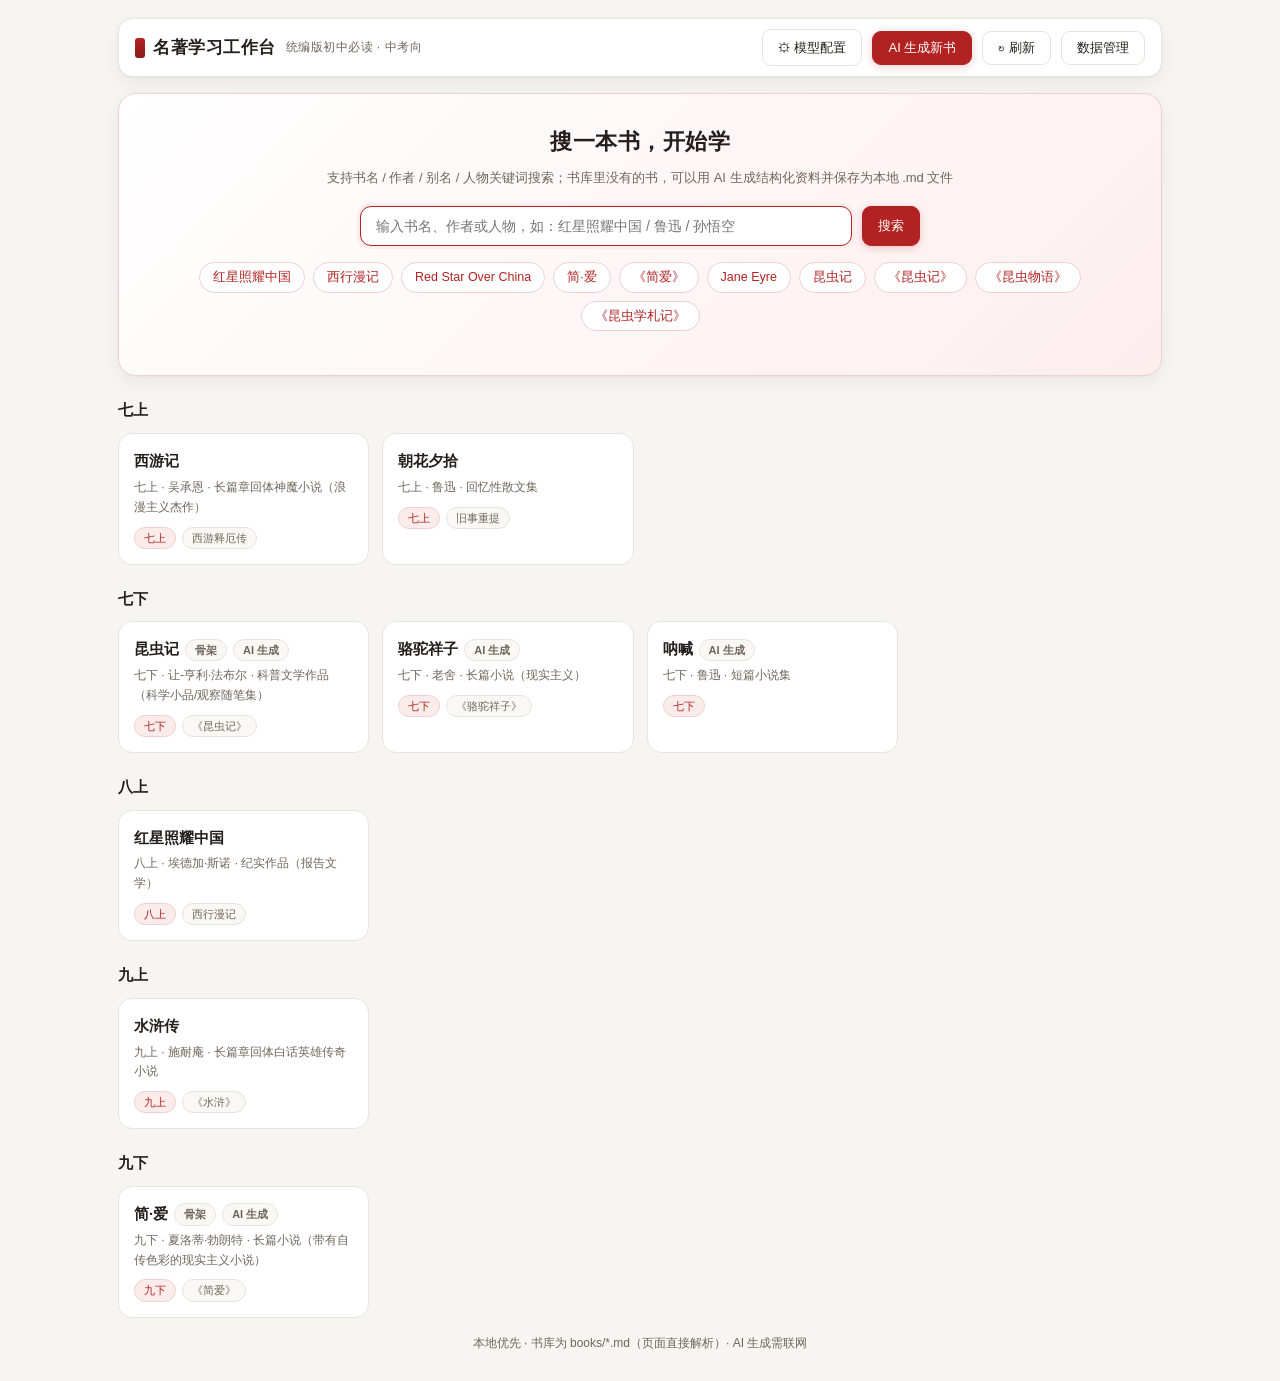
<file: index.html>
<!DOCTYPE html>
<html lang="zh-CN">
<head>
<meta charset="UTF-8">
<meta name="viewport" content="width=device-width, initial-scale=1.0, viewport-fit=cover">
<meta name="theme-color" content="#b22222">
<meta name="format-detection" content="telephone=no">
<meta name="apple-mobile-web-app-capable" content="yes">
<meta name="mobile-web-app-capable" content="yes">
<meta name="apple-mobile-web-app-status-bar-style" content="default">
<title>名著学习工作台</title>
<link rel="icon" type="image/svg+xml" href="assets/favicon.svg">
<link rel="icon" type="image/png" sizes="32x32" href="assets/favicon-32.png">
<link rel="icon" type="image/png" sizes="16x16" href="assets/favicon-16.png">
<link rel="apple-touch-icon" sizes="180x180" href="assets/apple-touch-icon.png">
<link rel="manifest" href="assets/site.webmanifest">
<style>
/* 名著学习工作台 · 样式（浅色 · 朱红主题 · 响应式） */
:root{
  --bg:#f6f5f2; --card:#ffffff; --line:#e8e3db; --ink:#241f1c; --sub:#6f665b;
  --accent:#b22222; --accent-2:#8a1a1a; --accent-soft:#fbecec; --accent-line:#f0cfcf;
  --ok:#2e7d54; --ok-soft:#e8f3ee; --warn:#b9760f; --danger:#c0392b;
  --shadow:0 1px 2px rgba(36,31,28,.04),0 6px 18px rgba(36,31,28,.06);
  --radius:14px;
}
*{box-sizing:border-box;margin:0;padding:0}
html{ -webkit-text-size-adjust:100%; text-size-adjust:100%; }
body{background:var(--bg);color:var(--ink);font-family:-apple-system,BlinkMacSystemFont,"PingFang SC","Microsoft YaHei",sans-serif;line-height:1.65;min-height:100vh;-webkit-font-smoothing:antialiased;-webkit-tap-highlight-color:transparent;}
a{color:var(--accent);text-decoration:none}
button,input,select,textarea{font-family:inherit}
img{max-width:100%}
.wrap{max-width:1080px;margin:0 auto;padding:18px 18px calc(28px + env(safe-area-inset-bottom));}

/* 顶栏 */
.topbar{display:flex;align-items:center;gap:10px;flex-wrap:wrap;background:var(--card);border:1px solid var(--line);border-radius:var(--radius);padding:10px 16px;margin-bottom:16px;box-shadow:var(--shadow)}
.topbar .brand{font-size:17px;font-weight:800;letter-spacing:.5px;display:flex;align-items:center;gap:8px}
.topbar .brand::before{content:"";width:10px;height:20px;background:linear-gradient(180deg,var(--accent),var(--accent-2));border-radius:3px;display:inline-block}
.topbar .brand small{font-size:12px;color:var(--sub);font-weight:500;margin-left:2px}
.topbar .spacer{flex:1}

.btn{border:1px solid var(--line);background:#fff;color:var(--ink);border-radius:9px;padding:7px 15px;font-size:13px;cursor:pointer;transition:.15s;white-space:nowrap}
.btn:hover{background:#faf8f5;border-color:#d8d2c8}
.btn.primary{background:var(--accent);border-color:var(--accent);color:#fff;box-shadow:0 2px 8px rgba(178,34,34,.22)}
.btn.primary:hover{background:var(--accent-2)}
.btn.primary:disabled{opacity:.6;cursor:not-allowed}
.btn.ghost{border-color:transparent;color:var(--accent)}
.btn[disabled]{opacity:.5;cursor:not-allowed}

/* 来源提示条 */
.source-banner{font-size:12.5px;color:var(--warn);background:#fff7e8;border:1px solid #f3e2bd;border-radius:10px;padding:8px 12px;margin-bottom:14px}
.source-banner.ok{color:var(--ok);background:var(--ok-soft);border-color:#bfe3d2}

/* 搜索区 */
.hero{background:linear-gradient(135deg,#fff,#fdeeee);border:1px solid var(--accent-line);border-radius:18px;padding:30px 22px;margin-bottom:16px;text-align:center;box-shadow:var(--shadow)}
.hero h1{font-size:22px;margin-bottom:6px;letter-spacing:.5px}
.hero .hero-sub{font-size:13px;color:var(--sub);margin-bottom:18px}
.searchbox{display:flex;gap:10px;max-width:560px;margin:0 auto}
.searchbox input{flex:1;border:1px solid var(--line);border-radius:11px;padding:11px 15px;font-size:14px;background:#fff;box-shadow:inset 0 1px 2px rgba(0,0,0,.03)}
.searchbox input:focus{outline:none;border-color:var(--accent);box-shadow:0 0 0 3px var(--accent-soft)}
.search-results{margin-top:14px;text-align:left;max-width:560px;margin-left:auto;margin-right:auto}
.search-results .row{display:flex;justify-content:space-between;align-items:center;border:1px solid var(--line);border-radius:11px;padding:9px 13px;margin-bottom:8px;font-size:14px;background:#fff;cursor:pointer;transition:.15s}
.search-results .row:hover{background:var(--accent-soft);border-color:var(--accent-line)}
.search-results .row .meta{font-size:12px;color:var(--sub)}
.search-results .row .left{display:flex;flex-direction:column;gap:2px}

/* 热门标签 */
.tagcloud{display:flex;gap:8px;flex-wrap:wrap;justify-content:center;margin-top:16px}
.tagcloud .tag-btn{font-size:12.5px;border:1px solid var(--accent-line);background:#fff;color:var(--accent);border-radius:999px;padding:4px 13px;cursor:pointer;transition:.15s}
.tagcloud .tag-btn:hover{background:var(--accent);color:#fff;border-color:var(--accent)}

/* 分组标题 */
.section-title{font-size:15px;font-weight:800;margin:22px 0 10px;display:flex;align-items:center;gap:8px}
.section-title .hint{font-size:12px;color:var(--sub);font-weight:500}

/* 书目卡片 */
.book-grid{display:grid;grid-template-columns:repeat(auto-fill,minmax(220px,1fr));gap:13px}
.book-card{background:var(--card);border:1px solid var(--line);border-radius:var(--radius);padding:15px;cursor:pointer;transition:.18s;position:relative;overflow:hidden}
.book-card::before{content:"";position:absolute;left:0;top:0;bottom:0;width:4px;background:linear-gradient(180deg,var(--accent),var(--accent-2));opacity:0;transition:.18s}
.book-card:hover{box-shadow:var(--shadow);border-color:var(--accent-line);transform:translateY(-2px)}
.book-card:hover::before{opacity:1}
.book-card .t{font-size:15px;font-weight:800;margin-bottom:4px;display:flex;align-items:center;gap:6px;flex-wrap:wrap}
.book-card .a{font-size:12px;color:var(--sub);margin-bottom:9px}
.book-card .tags{display:flex;gap:6px;flex-wrap:wrap}
.tag{font-size:11px;border:1px solid var(--line);border-radius:999px;padding:1px 9px;color:var(--sub);background:#faf8f5;white-space:nowrap}
.tag.grade{color:var(--accent);border-color:var(--accent-line);background:var(--accent-soft)}
.tag.skel{color:var(--warn);border-color:#f3e2bd;background:#fff7e8}
.progress-line{height:6px;background:#efeae2;border-radius:999px;margin-top:10px;overflow:hidden}
.progress-line i{display:block;height:100%;background:linear-gradient(90deg,var(--ok),#3da06b);border-radius:999px;transition:width .3s}
.book-card .prog-text{font-size:11px;color:var(--sub);margin-top:5px}
.book-del{position:absolute;top:8px;right:8px;font-size:11px;line-height:1;padding:4px 8px;border-radius:7px;border:1px solid var(--line);background:rgba(255,255,255,.92);color:var(--danger);cursor:pointer;opacity:0;transition:.15s}
.book-card:hover .book-del,.book-del:focus-visible{opacity:1}
.book-del:hover{border-color:var(--danger);background:#fef2f2}

/* 详情页 tabs：单行横向滚动（11 个模块不换行、不撑破页面；横滚仅限本容器） */
.tabs{display:flex;gap:7px;flex-wrap:nowrap;overflow-x:auto;margin-bottom:14px;padding:0 1px 6px;-webkit-overflow-scrolling:touch;scrollbar-width:thin}
.tabs .tab{flex:0 0 auto;border:1px solid var(--line);background:#fff;border-radius:999px;padding:7px 15px;font-size:13px;cursor:pointer;color:var(--sub);transition:.15s;white-space:nowrap}
.tabs .tab:hover{border-color:var(--accent-line);color:var(--accent)}
.tabs .tab.active{background:var(--accent);border-color:var(--accent);color:#fff;font-weight:600;box-shadow:0 2px 8px rgba(178,34,34,.2)}
.tabs .tab:focus-visible{outline:3px solid rgba(178,34,34,.35);outline-offset:1px}

.panel{background:var(--card);border:1px solid var(--line);border-radius:var(--radius);padding:20px;margin-bottom:14px;box-shadow:var(--shadow)}
.panel h2{font-size:16px;margin-bottom:14px;display:flex;align-items:center;gap:8px}
.panel h2::before{content:"";width:5px;height:16px;background:var(--accent);border-radius:2px;display:inline-block}
.panel h3{font-size:14px;margin:16px 0 9px}
.kv{display:grid;grid-template-columns:108px 1fr;gap:8px 14px;font-size:14px}
.kv dt{color:var(--sub)}
.kv dd{margin:0}
.note{font-size:12px;color:var(--warn);background:#fff7e8;border:1px dashed #f0d9a8;border-radius:9px;padding:9px 13px;margin-top:12px;line-height:1.6}

/* 导读（markdown 正文渲染） */
.intro{background:linear-gradient(180deg,#fff,#fdf6f6);border:1px solid var(--accent-line);border-radius:12px;padding:14px 18px;margin-bottom:16px;font-size:13.5px;line-height:1.8}
.intro h1,.intro h2,.intro h3,.intro h4{margin:10px 0 6px;color:var(--accent-2)}
.intro h2{font-size:15px}.intro h3{font-size:14px}
.intro ul,.intro ol{margin:6px 0 6px 22px}
.intro li{margin:3px 0}
.intro blockquote{border-left:3px solid var(--accent);background:var(--accent-soft);padding:6px 12px;margin:8px 0;border-radius:0 8px 8px 0;color:var(--sub)}
.intro code{background:#f1ece4;padding:1px 5px;border-radius:4px;font-size:12px}
.intro a{color:var(--accent);text-decoration:underline}

/* 时间线 */
.timeline{position:relative;padding-left:24px;margin-top:6px}
.timeline::before{content:"";position:absolute;left:7px;top:4px;bottom:4px;width:2px;background:linear-gradient(180deg,var(--accent-line),#e8e3db)}
.tl-item{position:relative;margin-bottom:13px;font-size:14px;padding:8px 12px;background:#fbfaf8;border:1px solid var(--line);border-radius:10px}
.tl-item::before{content:"";position:absolute;left:-21px;top:13px;width:10px;height:10px;border-radius:50%;background:#e3bdbd;border:2px solid #fff;box-shadow:0 0 0 1px #e3bdbd}
.tl-item.lv1::before{background:var(--accent);box-shadow:0 0 0 1px var(--accent)}
.tl-item .time{font-weight:800;margin-right:8px;color:var(--accent-2)}
.tl-item .ch{font-size:12px;color:var(--sub);margin-left:8px}
.tl-item .type{font-size:11px;border-radius:6px;padding:1px 7px;margin-left:8px;background:var(--accent-soft);color:var(--accent-2);white-space:nowrap}
.filter-row{display:flex;gap:8px;flex-wrap:wrap;margin-bottom:14px}
.filter-row .f{font-size:12px;border:1px solid var(--line);border-radius:999px;padding:4px 13px;cursor:pointer;color:var(--sub);background:#fff;transition:.15s}
.filter-row .f:hover{border-color:var(--accent-line)}
.filter-row .f.active{background:var(--accent);color:#fff;border-color:var(--accent)}

/* 人物翻转卡（<button> 实现：鼠标 / 触屏 / 键盘均可翻转，R8.4） */
.char-grid{display:grid;grid-template-columns:repeat(auto-fill,minmax(210px,1fr));gap:14px}
.flip-card{perspective:1000px;height:268px;width:100%;display:block;padding:0;border:none;background:none;font:inherit;color:inherit;text-align:left;cursor:pointer;border-radius:16px}
.flip-card:focus-visible{outline:3px solid rgba(178,34,34,.4);outline-offset:2px}
.flip-inner{position:relative;width:100%;height:100%;transition:transform .6s;transform-style:preserve-3d}
.flip-card.flipped .flip-inner{transform:rotateY(180deg)}
.face{position:absolute;inset:0;backface-visibility:hidden;border:1px solid var(--line);border-radius:16px;padding:16px;background:#fff;display:flex;flex-direction:column;overflow:auto;box-shadow:var(--shadow)}
.face.back{transform:rotateY(180deg);background:linear-gradient(180deg,#fff,#fdf3f3);border-color:var(--accent-line);font-size:13px}
.avatar{width:54px;height:54px;border-radius:15px;background:var(--accent-soft);border:1px solid var(--accent-line);color:var(--accent);display:flex;align-items:center;justify-content:center;font-size:24px;font-weight:800;margin-bottom:11px}
.face .name{font-size:16px;font-weight:800}
.face .title{font-size:12px;color:var(--sub);margin:3px 0 9px}
.stars{color:var(--warn);font-size:13px;letter-spacing:2px;margin-bottom:9px}
.chips{display:flex;gap:5px;flex-wrap:wrap;margin-top:auto}
.chip{font-size:11px;background:#f3efe9;border-radius:6px;padding:2px 8px;color:#5b5249}
.face.back ul{margin:6px 0 8px 18px}
.face.back li{margin:3px 0;line-height:1.55}
.face.back .q{font-size:12.5px;color:var(--accent-2);border-left:3px solid #e3bdbd;padding-left:9px;margin-top:6px;line-height:1.6}

/* 鱼骨图 */
.fishbone-box{overflow-x:auto;padding-bottom:6px}
.fishbone-box svg{min-width:680px;width:100%;height:auto}
.fb-legend{display:flex;gap:16px;font-size:12px;color:var(--sub);margin-top:10px;flex-wrap:wrap;align-items:center}
.fb-legend b{font-weight:700}
.fb-line-solid{color:var(--accent);font-weight:700}
.fb-line-dash{color:var(--warn);font-weight:700}

/* 人物形象分析 */
.analysis-block{border:1px solid var(--line);border-radius:11px;margin-bottom:10px;overflow:hidden;background:#fff}
.analysis-head{display:flex;justify-content:space-between;align-items:center;padding:11px 15px;background:#fbfaf8;cursor:pointer;font-size:14px;font-weight:800}
.analysis-head:hover{background:var(--accent-soft)}
.analysis-body{padding:12px 15px;font-size:13.5px;display:none}
.analysis-block.open .analysis-body{display:block}
.analysis-body .pt{margin-bottom:11px;padding-left:11px;border-left:3px solid var(--accent-line)}
.analysis-body .pt b{color:var(--accent)}
.analysis-body .ev,.analysis-body .sp{display:block;margin-top:3px;color:#4a423b}
.analysis-body .sp{color:var(--ok);font-weight:600}

/* 考点表 */
table.grid{width:100%;border-collapse:collapse;font-size:13px;overflow:hidden;border-radius:10px}
table.grid th,table.grid td{border:1px solid var(--line);padding:8px 10px;text-align:left;vertical-align:top}
table.grid th{background:#fbfaf8;color:var(--sub);font-weight:700;white-space:nowrap}

/* 掌握要求自检 */
.mastery-item{display:flex;gap:11px;align-items:flex-start;border:1px solid var(--line);border-radius:11px;padding:11px 13px;margin-bottom:9px;font-size:13.5px;background:#fff;transition:.15s}
.mastery-item:hover{border-color:var(--accent-line)}
.mastery-item input{margin-top:4px;width:17px;height:17px;accent-color:var(--accent);cursor:pointer}
.mastery-item .lv{font-size:11px;border-radius:6px;padding:1px 7px;background:var(--accent-soft);color:var(--accent-2);margin-right:7px;white-space:nowrap;font-weight:700}
.mastery-item.done{background:var(--ok-soft);border-color:#bfe3d2}
.mastery-item.done .lv{background:#cdeedd;color:#1f6b48}

/* 测试 */
.quiz-q{border:1px solid var(--line);border-radius:11px;padding:15px;margin-bottom:13px;font-size:14px;background:#fff}
.quiz-q .qtype{font-size:11px;color:var(--sub);margin-left:8px;border:1px solid var(--line);border-radius:6px;padding:0 6px}
.quiz-opts{display:grid;gap:7px;margin-top:9px}
.quiz-opts label{display:flex;gap:9px;align-items:flex-start;border:1px solid var(--line);border-radius:9px;padding:8px 11px;cursor:pointer;font-size:13.5px;transition:.13s}
.quiz-opts label:hover{background:#fbfaf8}
.quiz-opts label.correct{border-color:#86efac;background:#f0fdf4}
.quiz-opts label.wrong{border-color:#fca5a5;background:#fef2f2}
.quiz-opts input{margin-top:3px;accent-color:var(--accent)}
.quiz-short textarea{width:100%;border:1px solid var(--line);border-radius:9px;padding:9px;font-size:13px;font-family:inherit;margin-top:9px;min-height:66px;resize:vertical}
.ref{margin-top:9px;border-left:3px solid var(--ok);background:var(--ok-soft);padding:9px 13px;font-size:13px;border-radius:0 9px 9px 0;display:none;line-height:1.7}
.ref.show{display:block}
.quiz-bar{display:flex;gap:10px;align-items:center;flex-wrap:wrap;margin-bottom:14px;font-size:13px}
.quiz-bar select{border:1px solid var(--line);border-radius:8px;padding:6px 9px;font-size:13px;background:#fff}
.score-pill{font-size:13px;border-radius:999px;padding:4px 13px;background:var(--accent-soft);color:var(--accent-2);border:1px solid var(--accent-line);font-weight:700}

/* 通用 */
.row-flex{display:flex;gap:10px;align-items:center;flex-wrap:wrap}
.muted{color:var(--sub);font-size:12px;line-height:1.6}
.center{text-align:center}
.mt8{margin-top:8px}.mt16{margin-top:16px}

/* 模型配置页（settings.html）：面板内表单复用弹窗观感 */
.panel .field{margin-bottom:13px}
.panel .field label{display:block;font-size:13px;color:var(--sub);margin-bottom:5px;line-height:1.6}
.panel input[type=text],.panel input[type=password],.panel select{width:100%;border:1px solid var(--line);border-radius:9px;padding:9px 11px;font-size:14px;font-family:inherit;background:#fff}
.panel input[type=text]:focus,.panel input[type=password]:focus,.panel select:focus{outline:none;border-color:var(--accent);box-shadow:0 0 0 3px var(--accent-soft)}
.panel .kv dd.set-mode-direct{color:var(--ok);font-weight:600}
.panel .kv dd.set-mode-proxy{color:var(--accent);font-weight:600}
.panel .kv dd.set-mode-none{color:var(--warn);font-weight:600}
.set-msg{line-height:1.7}
.set-msg.ok{color:var(--ok)}
.set-msg.err{color:var(--danger)}
.set-list{margin:2px 0 6px 18px;font-size:12.5px;color:var(--sub);line-height:1.9}

/* 生成页 */
.gen-steps{font-size:13px;color:var(--sub);margin:10px 0;max-height:160px;overflow:auto}
.gen-steps li{margin:4px 0 4px 18px;line-height:1.5}
.gen-summary{background:var(--accent-soft);border:1px solid var(--accent-line);border-radius:10px;padding:10px 13px;margin:10px 0;font-size:13.5px;line-height:1.8}
.gen-summary .muted{margin-top:3px}
.gen-status{font-size:13px;font-weight:600;border-radius:9px;padding:8px 12px;margin:10px 0 4px;line-height:1.6}
.gen-status.full{color:#1a7f4b;background:#e9f7ef;border:1px solid #bfe6d0}
.gen-status.draft{color:#9a6a12;background:#fff7e8;border:1px dashed #f0d9a8}
.gen-missing{font-size:13px;font-weight:600;color:var(--warn);margin:10px 0 2px}
.modal .gen-missing + ul{margin:2px 0 6px 18px;font-size:12.5px;color:var(--sub);line-height:1.7}

/* 模态框 */
.modal-mask{position:fixed;inset:0;background:rgba(36,31,28,.45);display:none;align-items:center;justify-content:center;padding:18px;z-index:50;backdrop-filter:blur(2px)}
.modal-mask.show{display:flex}
.modal{background:#fff;border-radius:16px;max-width:640px;width:100%;max-height:90vh;overflow:auto;padding:22px;box-shadow:0 20px 60px rgba(0,0,0,.25)}
.modal h3{font-size:17px;margin-bottom:14px;font-weight:800}
.modal .field{margin-bottom:13px}
.modal label{display:block;font-size:13px;color:var(--sub);margin-bottom:5px}
.modal input[type=text],.modal textarea,.modal select{width:100%;border:1px solid var(--line);border-radius:9px;padding:9px 11px;font-size:14px;font-family:inherit;background:#fff}
.modal textarea{min-height:130px;font-size:12px;line-height:1.5}
.modal .actions{display:flex;gap:10px;justify-content:flex-end;margin-top:18px;flex-wrap:wrap}

/* toast */
#toast{position:fixed;left:50%;bottom:calc(28px + env(safe-area-inset-bottom));transform:translateX(-50%);background:#241f1c;color:#fff;font-size:13px;border-radius:11px;padding:10px 18px;display:none;z-index:99;max-width:84vw;box-shadow:0 8px 24px rgba(0,0,0,.3);line-height:1.5}
#toast.show{display:block;animation:toastIn .2s ease}
@keyframes toastIn{from{opacity:0;transform:translate(-50%,8px)}to{opacity:1;transform:translate(-50%,0)}}

@media (max-width:640px){
  /* 刘海屏安全区（上/左/右 + 底部 Home 条） */
  .wrap{padding-top:max(10px,env(safe-area-inset-top));
        padding-left:max(12px,env(safe-area-inset-left));
        padding-right:max(12px,env(safe-area-inset-right));
        padding-bottom:calc(20px + env(safe-area-inset-bottom))}
  .topbar{padding:9px 12px;gap:8px;row-gap:9px}
  .topbar .brand{font-size:15px}
  .topbar .brand small{display:none}
  .topbar .spacer{display:none}
  /* 首页：品牌独占一行，「AI 生成新书 / ↻ 刷新 / 数据管理」三按钮均分为一行 */
  .page-home .topbar .brand{flex:1 1 100%}
  .page-home .topbar .btn{flex:1 1 0;min-width:0;padding-left:6px;padding-right:6px;letter-spacing:-.2px}
  /* 详情页：返回 / 书名 / 删除同一行，书名可收缩换行不挤压按钮 */
  .page-detail .topbar{flex-wrap:nowrap}
  .page-detail .topbar > .btn{flex:0 0 auto}
  .page-detail .topbar .brand{flex:1 1 auto;min-width:0;font-size:15px;line-height:1.35;white-space:normal}
  /* 详情页模块 tab 吸顶，长页面随时可切换 */
  .page-detail .tabs{position:sticky;top:0;z-index:10;background:var(--bg);margin:0 -12px 12px;padding:8px 12px 8px;border-bottom:1px solid var(--line)}
  .btn{padding:9px 12px;font-size:13px}
  .hero{padding:22px 16px;border-radius:15px}
  .hero h1{font-size:19px}
  .searchbox{flex-direction:column}
  .searchbox .btn{width:100%}
  /* iOS Safari：输入控件字号 <16px 聚焦会自动放大整页，统一抬到 16px */
  .searchbox input,.modal input[type=text],.modal input:not([type]),.modal textarea,.modal select,
  .quiz-bar select,.quiz-short textarea{font-size:16px}
  .section-title{font-size:14px}
  .book-grid{grid-template-columns:1fr 1fr;gap:10px}
  .book-card{padding:12px}
  .book-card .t{font-size:13.5px}
  .kv{grid-template-columns:84px 1fr;gap:6px 10px;font-size:13px}
  .panel{padding:15px;margin-bottom:12px}
  .tabs{flex-wrap:nowrap;overflow-x:auto;padding-bottom:5px;-webkit-overflow-scrolling:touch;scrollbar-width:none}
  .tabs::-webkit-scrollbar{display:none}
  .tabs .tab{flex:0 0 auto}
  .char-grid{grid-template-columns:1fr;gap:12px}
  .flip-card{height:300px}
  .quote-grid{grid-template-columns:1fr;gap:12px}
  .quote-card{height:196px}
  .quiz-bar select,.quiz-bar .btn{font-size:13px}
  /* 弹窗在手机上近全屏、更易点按 */
  .modal-mask{padding:10px}
  .modal{padding:18px;max-height:92vh;border-radius:14px}
  .modal .actions{justify-content:stretch}
  .modal .actions .btn{flex:1}
}
/* 统一空态 */
.empty-state{border:1px dashed var(--line);border-radius:12px;background:#fbfaf8;padding:28px 20px;text-align:center;color:var(--sub)}
.empty-state .empty-title{font-size:15px;font-weight:700;color:var(--ink);margin-bottom:8px}
.empty-state .empty-desc{font-size:13px;line-height:1.7;margin:0 auto 14px;max-width:440px}
.empty-state .btn{margin:0 auto}

/* 章节目录 */
.chapter-list{list-style:none;margin:0;padding:0;display:flex;flex-direction:column;gap:9px}
.chapter-item{display:flex;gap:12px;align-items:flex-start;background:#fff;border:1px solid var(--line);border-radius:11px;padding:11px 13px}
.chapter-item .ch-no{flex:0 0 auto;min-width:32px;height:30px;padding:0 8px;border-radius:8px;background:var(--accent-soft);color:var(--accent-2);font-weight:700;font-size:13px;display:flex;align-items:center;justify-content:center}
.chapter-item .ch-main{min-width:0}
.chapter-item .ch-title{font-weight:600;font-size:14px;color:var(--ink);margin-bottom:3px}
.chapter-item .ch-gist{font-size:13px;color:var(--sub);line-height:1.65}

/* 名句积累翻牌卡（<button> 实现，鼠标 / 触屏 / 键盘均可翻转） */
.quote-grid{display:grid;grid-template-columns:repeat(auto-fill,minmax(250px,1fr));gap:14px}
.quote-card{perspective:1200px;display:block;width:100%;height:184px;padding:0;border:none;background:none;cursor:pointer;text-align:left;font:inherit;color:inherit;border-radius:14px}
.quote-card .flip-inner{position:relative;display:block;width:100%;height:100%;transition:transform .55s;transform-style:preserve-3d}
.quote-card.flipped .flip-inner{transform:rotateY(180deg)}
.quote-card .qface{position:absolute;inset:0;backface-visibility:hidden;-webkit-backface-visibility:hidden;border:1px solid var(--line);border-radius:14px;padding:15px;background:#fff;box-shadow:var(--shadow);display:flex;flex-direction:column;overflow:auto}
.quote-card .qfront{background:linear-gradient(160deg,#fff,#fdf3f3);border-color:var(--accent-line)}
.quote-card .qback{transform:rotateY(180deg);background:linear-gradient(160deg,#fff,#fbf6ec)}
.quote-card .q-hint{align-self:flex-start;font-size:11px;color:var(--accent-2);background:var(--accent-soft);border-radius:6px;padding:1px 8px;margin-bottom:9px}
.quote-card .q-front-text{font-size:15px;font-weight:700;color:var(--ink);line-height:1.5;flex:1}
.quote-card .q-flip-hint{margin-top:8px;font-size:11.5px;color:#a99f93}
.quote-card .q-back-text{font-size:13.5px;line-height:1.75;color:#3a342d;white-space:pre-wrap}
.quote-card:focus-visible{outline:3px solid rgba(178,34,34,.4);outline-offset:2px}

/* 读书方法（有序列表，序号与说明分层） */
.method-list{list-style:none;margin:0;padding:0;display:flex;flex-direction:column;gap:10px;counter-reset:m}
.method-item{display:flex;gap:12px;align-items:flex-start;background:#fff;border:1px solid var(--line);border-radius:11px;padding:12px 14px}
.method-item .m-no{flex:0 0 auto;width:26px;height:26px;border-radius:50%;background:var(--accent);color:#fff;font-weight:700;font-size:13px;display:flex;align-items:center;justify-content:center;margin-top:1px}
.method-item .m-text{font-size:14px;line-height:1.75;color:#332d27;min-width:0}

@media (max-width:380px){
  .book-grid{grid-template-columns:1fr}
}

/* ===== R8 响应式与可访问性增强 ===== */
/* 统一键盘焦点可见（输入类保留各自聚焦描边，避免双重） */
button:focus-visible,a:focus-visible,[tabindex]:focus-visible{outline:3px solid rgba(178,34,34,.42);outline-offset:2px}
.modal input[type=text]:focus,.modal textarea:focus,.modal select:focus,
.quiz-bar select:focus,.quiz-q textarea:focus,.quiz-opts input:focus-visible{outline:none;border-color:var(--accent);box-shadow:0 0 0 3px var(--accent-soft)}

/* 人物分析折叠头由 div 改为 button 后的样式重置 */
.analysis-head{width:100%;border:none;font-family:inherit;text-align:left}

/* 长文本 / 长链接不撑破卡片 */
.panel,.intro,.modal,.quiz-q,.tl-item,.analysis-body,.chapter-item,.method-item,.quote-card .qback-text{overflow-wrap:break-word;word-break:break-word}
/* 考点表在窄屏容器内横向滚动，不撑破页面 */
table.grid{display:block;max-width:100%;overflow-x:auto;-webkit-overflow-scrolling:touch}

/* 触屏设备：主要可点元素满足 ≥44px 触摸目标（R8.1） */
@media (pointer:coarse){
  .tabs .tab,.filter-row .f,.tagcloud .tag-btn{min-height:44px;display:inline-flex;align-items:center}
  .btn{min-height:44px;display:inline-flex;align-items:center;justify-content:center}
  .quiz-opts label{min-height:44px}
  .analysis-head{min-height:48px}
}

/* 尊重系统「减少动态效果」：关闭翻牌/悬浮/进场动画（R8.5） */
@media (prefers-reduced-motion: reduce){
  *,*::before,*::after{animation-duration:.001ms!important;animation-iteration-count:1!important;transition-duration:.001ms!important;scroll-behavior:auto!important}
  .flip-inner{transition:none!important}
}

/* 窄屏兜底：页面本身不出现横向滚动（横滚只在 tabs/鱼骨/表格容器内） */
@media (max-width:640px){
  html,body{max-width:100%;overflow-x:hidden}
}


</style>
<script>window.HXW_BOOKS_BUNDLE = [{"id": "hongxing-zhaoyao-zhongguo", "title": "红星照耀中国", "aliases": ["西行漫记", "Red Star Over China"], "grade": "八上", "author": {"name": "埃德加·斯诺", "country": "美国", "role": "记者", "bio": "1905 年生于美国，1928 年来华，是第一个进入陕甘宁边区采访的西方记者。"}, "genre": "纪实作品（报告文学）", "era": "1936 年 6—10 月采访", "place": "陕甘宁边区（当时中共中央驻保安）", "background": "九一八事变后民族危机加深，国共对峙、国民党对红军实行新闻封锁与造谣，斯诺受宋庆龄与中共地下党安排进入边区。", "pubInfo": "1937 年 10 月伦敦首版，一个月内连印 5 版，后被译成 20 多种文字", "status": "第一部向世界介绍中国共产党和红军的纪实作品，被誉为研究中国革命的经典百科全书", "curriculum": "统编版语文八年级上册第三单元名著导读「纪实作品的阅读」", "skeleton": false, "modules": {"timeline": [{"time": "1905", "event": "埃德加·斯诺生于美国", "chapter": "—", "level": 1, "type": "作者生平"}, {"time": "1928", "event": "斯诺来华，任欧美报社驻华记者", "chapter": "—", "level": 1, "type": "作者生平"}, {"time": "1921.7", "event": "毛泽东赴上海出席中共一大", "chapter": "第4篇", "level": 1, "type": "历史背景"}, {"time": "1927", "event": "南昌起义、秋收起义、广州起义先后爆发", "chapter": "第2篇", "level": 2, "type": "历史背景"}, {"time": "1928.4", "event": "井冈山会师（朱德与毛泽东）", "chapter": "第4篇", "level": 1, "type": "历史背景"}, {"time": "1931.11", "event": "中华苏维埃共和国在瑞金成立，毛泽东任主席", "chapter": "第4篇", "level": 2, "type": "历史背景"}, {"time": "1934.10", "event": "第五次反「围剿」失败，红军被迫长征", "chapter": "第5篇", "level": 1, "type": "历史背景"}, {"time": "1935.1", "event": "遵义会议（生死攸关的转折点）", "chapter": "第5篇", "level": 1, "type": "历史背景"}, {"time": "1935.5", "event": "强渡大渡河、飞夺泸定桥", "chapter": "第5篇", "level": 2, "type": "历史背景"}, {"time": "1935.6 / 8", "event": "翻雪山、过草地", "chapter": "第5篇", "level": 2, "type": "历史背景"}, {"time": "1935.10", "event": "中央红军到达陕北吴起镇（长征尚未结束）", "chapter": "第5篇", "level": 2, "type": "历史背景"}, {"time": "1936.6", "event": "斯诺离北平，经西安、洛川进入苏区", "chapter": "第1篇", "level": 2, "type": "书中事件"}, {"time": "1936.7", "event": "在安塞百家坪会见周恩来，接受约 92 天采访日程建议", "chapter": "第2篇", "level": 2, "type": "书中事件"}, {"time": "1936.7", "event": "抵保安，多次会见毛泽东，谈抗日战争与统一战线", "chapter": "第3篇", "level": 1, "type": "书中事件"}, {"time": "1936.8—9", "event": "赴预旺堡前线，采访彭德怀、徐海东，接触「红小鬼」", "chapter": "第7—9篇", "level": 1, "type": "书中事件"}, {"time": "1936.10", "event": "三大主力红军会师，长征胜利结束", "chapter": "第5篇", "level": 1, "type": "历史背景"}, {"time": "1936.10", "event": "斯诺结束采访，返回北平", "chapter": "第12篇", "level": 1, "type": "书中事件"}, {"time": "1936.12.12", "event": "西安事变爆发并和平解决，抗日民族统一战线初步形成", "chapter": "第12篇", "level": 1, "type": "历史背景"}, {"time": "1937.10", "event": "《Red Star Over China》伦敦首版", "chapter": "—", "level": 1, "type": "创作背景"}, {"time": "1938", "event": "中译本《西行漫记》出版", "chapter": "—", "level": 2, "type": "创作背景"}], "characters": [{"name": "毛泽东", "title": "中共中央领导人", "stars": 5, "keywords": ["精明博学", "军事和政治战略家", "生活简朴", "精力过人"], "intro": "斯诺在保安的主要采访对象，第四篇整篇是他的自述生平。", "events": ["窑洞中多次长谈，每天工作十三四个小时，常深夜才休息", "住房四壁简陋只挂地图，「奢侈品」是一顶蚊帐，生活与战士无异", "提出抗日战争三条件与抗日民族统一战线主张", "读马克思主义哲学，也读康德、黑格尔、卢梭等著作"], "quote": "他是个面容瘦削、看上去很像林肯的人物，个子高出一般的中国人，背有些驼，一头浓密的黑发留得很长，双眼炯炯有神，鼻梁很高，颧骨突出。"}, {"name": "周恩来", "title": "", "stars": 5, "keywords": ["温和文雅", "平易近人", "知识渊博", "忠于信仰"], "intro": "书生出身的「造反者」，为斯诺进入红区牵线并拟定采访日程。", "events": ["初见斯诺即用英语问候，用相当谦虚的语气为他拟定约 92 天采访日程", "自述南开学校—五四学生领袖被捕—赴法—黄埔军校政治部主任—南昌起义—地下斗争—长征的历程"], "quote": ""}, {"name": "彭德怀", "title": "红军将领", "stars": 4, "keywords": ["乐观豁达", "勇敢率真", "大公无私", "吃苦耐劳"], "intro": "第八篇重点人物，直率的前线指挥员形象。", "events": ["迟睡早起，每晚平均只睡四五个小时", "被捕期间受尽刑罚，没有屈服招供", "带领饥民运走拒绝平价售米的大地主的存粮", "向斯诺介绍游击战术原则，条理清晰"], "quote": ""}, {"name": "朱德", "title": "红军总司令", "stars": 5, "keywords": ["温和谦逊", "爱护部下", "平易近人", "信念执着"], "intro": "第十篇「关于朱德」；韦尔斯评他与毛泽东是「两个孪生天才」。", "events": ["为寻找共产党拒绝军阀给的师长职位，赴上海、北京、柏林，1922 年入党", "喜欢在营地里转，同弟兄们坐在一起讲故事、打球", "作战不管大小，事前必查勘地形，亲自领导部队"], "quote": "中国共产主义运动的历史进程，如果没有它的两个孪生天才「朱、毛」，是无法想象的。——韦尔斯"}, {"name": "贺龙", "title": "", "stars": 4, "keywords": ["英勇善战", "神出鬼没", "忠诚谦虚"], "intro": "第二篇「贺龙二三事」；斯诺称他像老虎一样强壮有力。", "events": ["1928 年率领村民袭击收税的国民党，缴获武器武装第一支农民军", "行军神出鬼没，据说 200 里外地主士绅就闻风而逃", "加入中国共产党后忠于党，从不违反党的纪律，总希望别人提出批评"], "quote": "他是个大个子，像个老虎一样强壮有力。年过半百，不计较个人财物——除了马匹，他喜欢马。"}, {"name": "徐海东", "title": "红十五军团军团长", "stars": 4, "keywords": ["阶级意识强", "热情真诚", "大胆无畏", "爱护部下"], "intro": "第九篇「红色窑工」，斯诺想见的「红色窑工」就是他。", "events": ["窑工出身，共产党被迫转入地下时组织起湖北省第一支工农军队（17 人、一把手枪、八粒子弹）", "打仗十年，负伤八次，一颗子弹从眼下穿过脑袋又从耳后穿出", "徐家 66 口人被国民党杀害，阶级意识由此而来"], "quote": "一个红军抵得上五个白军。"}, {"name": "红小鬼", "title": "少年红军战士（群体）", "stars": 4, "keywords": ["耐心勤劳", "认真负责", "乐观自信", "严守纪律"], "intro": "第七、十篇群体形象，斯诺说看到他们就看到了中国的未来和希望。", "events": ["向季邦等少年主动承担站岗放哨、通讯联络等工作，一丝不苟", "生活艰苦却耐心好学、活泼乐观；拒绝斯诺的糖果，但同意他拍照"], "quote": ""}, {"name": "张学良、杨虎城", "title": "东北军 / 十七路军将领", "stars": 3, "keywords": ["民族大义", "停止内战"], "intro": "第一、十二篇配角，统一战线形成的关键力量。", "events": ["与红军达成默契、秘密停战", "1936 年 12 月 12 日发动西安事变，促成抗日民族统一战线初步形成"], "quote": ""}], "fishbone": {"head": "红色中国为什么能够存在？", "spine": "明线：斯诺的采访行程（北平→西安→洛川→保安→预旺堡→保安→北平）", "bones": [{"name": "暗线：红色力量由危转安", "desc": "反「围剿」失败→长征→扎根陕北→东征抗日→统一战线，由弱到强", "chapter": "第5、12篇"}, {"name": "认知线：斯诺的态度转变", "desc": "从带着「红色中国之谜」的疑虑，到预言红星必将照耀全中国", "chapter": "第1、12篇"}, {"name": "民心线：土地革命与人民拥护", "desc": "打土豪分田地、苏区新气象，农民拥护红军", "chapter": "第6、7篇"}, {"name": "抗日线：停止内战一致抗日", "desc": "共产党以民族大义为先，对东北军开展统一战线工作", "chapter": "第3、10篇"}, {"name": "纪实线：用事实粉碎谣言", "desc": "第一手采访让世界第一次看见真实的中国共产党和红军", "chapter": "全书"}]}, "analyses": [{"person": "毛泽东", "points": [{"view": "生活简朴、廉洁奉公的领导者", "evidence": "窑洞四壁简陋只挂地图，「奢侈品」是一顶蚊帐，伙食与一般战士没有两样", "spirit": "与战士同甘共苦"}, {"view": "精明而博学的知识分子", "evidence": "读马克思主义哲学，也读康德、黑格尔、卢梭；记忆力与专注力异乎常人", "spirit": "以理论指导实践"}, {"view": "天才的军事和政治战略家", "evidence": "提出抗日战争三条件，判断抗战形势与统一战线方向；每天工作十三四个小时", "spirit": "运筹帷幄、预见大势"}]}, {"person": "周恩来", "points": [{"view": "温和文雅、平易近人", "evidence": "初见斯诺用英语问候，为他拟定 92 天采访日程，语气谦虚", "spirit": "待人周到、尊重他人"}, {"view": "书生出出的「造反者」", "evidence": "出身官僚家庭却组织学生运动，参加南昌起义，九死一生走到陕北", "spirit": "为信仰冲破阶层与封锁"}]}, {"person": "彭德怀", "points": [{"view": "坚强不屈、正义感强", "evidence": "被捕受尽刑罚不招供；带领饥民运走拒绝平价售米的大地主的存粮", "spirit": "为穷人挺身而出"}, {"view": "吃苦耐劳、精力过人", "evidence": "迟睡早起，每晚平均只睡四五个小时，仍打起仗来毫不含糊", "spirit": "身先士卒"}]}, {"person": "朱德", "points": [{"view": "爱护部下、平易近人", "evidence": "喜欢在营地里转，同弟兄们讲故事、打球；战前必查勘地形", "spirit": "官兵一致"}, {"view": "信念执着", "evidence": "拒绝军阀师长职位，赴上海、北京、柏林寻找共产党，1922 年入党", "spirit": "追求真理不计名利"}]}, {"person": "贺龙", "points": [{"view": "英勇善战、忠诚谦虚", "evidence": "袭击收税国民党起家；行军神出鬼没，200 里外闻风逃；严守纪律、欢迎批评", "spirit": "粗中有细、令行禁止"}]}, {"person": "徐海东", "points": [{"view": "阶级意识与自豪感极强", "evidence": "笑称自己是「苦力」，说「一个红军抵得上五个白军」；徐家 66 口被害", "spirit": "无产阶级的觉醒与骨气"}, {"view": "大胆无畏、爱护部下", "evidence": "17 人起家组建湖北第一支工农军队；打仗十年负伤八次；为士兵撞树受伤", "spirit": "出生入死、爱兵如子"}]}, {"person": "红小鬼（群体）", "points": [{"view": "认真负责、严守纪律", "evidence": "主动承担站岗放哨等工作，拒绝糖果却同意拍照，自立自尊", "spirit": "小年纪、大担当"}, {"view": "耐心好学、乐观自信", "evidence": "生活艰苦仍努力学习，斯诺说看到他们就看到了中国的未来和希望", "spirit": "革命乐观主义"}]}], "examPoints": [{"point": "文学常识：作者与体裁", "questionType": "识记匹配", "template": "抓关键词：纪实作品＋外国记者视角＋中国共产党和红军→《红星照耀中国》", "scoring": "1 空 1 分"}, {"point": "长征关键节点", "questionType": "内容理解", "template": "起止时间（1934.10—1936.10）、遵义会议、会师地点，直接对应", "scoring": "1 空 1 分；注意 1935.10 只是中央红军到吴起镇"}, {"point": "人物形象分析", "questionType": "内容理解", "template": "观点＋书中具体事例＋精神概括，分点作答", "scoring": "4 分题至少 2 个采分点＋文本依据"}, {"point": "「红小鬼」的革命精神", "questionType": "内容理解", "template": "具体细节（主动工作、拒绝糖果同意拍照）＋精神概括＋斯诺的评价", "scoring": "4 分题 2 采分点＋结合文本"}, {"point": "书名含义", "questionType": "开放感悟", "template": "「红星」象征中国共产党及其领导的红色革命；「照耀」预示必将照耀全中国", "scoring": "象征义＋预言义各 1 点"}, {"point": "为什么当红军", "questionType": "内容理解", "template": "① 反抗压迫、保卫土地果实 ② 抗日救国 ③ 平等有尊严、能学文化", "scoring": "三条各 1 分"}, {"point": "纪实作品「用事实说话」", "questionType": "鉴赏探究", "template": "第一手采访＋引用自述原话＋具体数字细节，区分事实与作者观点", "scoring": "举例 2 个＋总说 1 点"}, {"point": "长征精神及当代意义", "questionType": "开放感悟", "template": "观点＋原著依据＋联系实际，忌空泛口号", "scoring": "3 分题各 1 点"}], "mastery": [{"level": "识记", "requirement": "记住文学常识六要素：作者—国别—书名—体裁—时间—地点", "check": "默写六要素无一错字；说出全书 12 篇与约 92 天"}, {"level": "理解", "requirement": "掌握 12 篇结构、时间线与主要人物的事迹", "check": "给任一内容能说出篇目；七组人物各能说 2 个具体事例"}, {"level": "应用", "requirement": "能按「观点＋事例＋精神」完成人物分析题", "check": "4 分题对照评分标准自批达标"}, {"level": "评价", "requirement": "能阐释书名寓意、长征精神与本书的当代价值", "check": "能用自己的话答「红星为什么必将照耀全中国」"}], "quiz": [{"type": "单选", "question": "《红星照耀中国》的作者是哪国记者？", "options": ["英国", "美国", "法国", "苏联"], "answer": 1, "explain": "埃德加·斯诺是美国记者；勿与史沫特莱、斯特朗混淆。"}, {"type": "单选", "question": "本书的体裁是？", "options": ["长篇小说", "纪实作品（报告文学）", "诗歌集", "戏剧"], "answer": 1, "explain": "纪实作品，最大特点是用事实说话。"}, {"type": "单选", "question": "本书曾用的译名是？", "options": ["《西行漫记》", "《红旗飘飘》", "《北上》", "《红色中国》"], "answer": 0, "explain": "中译本曾名《西行漫记》，为在国民党统治区发行而改。"}, {"type": "单选", "question": "斯诺采访时中共中央驻在？", "options": ["延安", "保安", "瑞金", "西安"], "answer": 1, "explain": "1936 年中共中央驻保安（今志丹县），勿想当然写延安。"}, {"type": "单选", "question": "全书共多少篇？", "options": ["10 篇", "12 篇", "15 篇", "20 篇"], "answer": 1, "explain": "全书 12 篇，采访日程约 92 天。"}, {"type": "单选", "question": "「红色窑工」指的是谁？", "options": ["彭德怀", "贺龙", "徐海东", "刘志丹"], "answer": 2, "explain": "徐海东，红十五军团军团长，司令部在预旺堡；徐家 66 口人被害。"}, {"type": "单选", "question": "毛泽东毕业于哪所学校？", "options": ["北京大学", "湖南第一师范", "黄埔军校", "湘乡中学"], "answer": 1, "explain": "湖南第一师范毕业；北大期间身份是图书馆助理员，不是毕业生。"}, {"type": "单选", "question": "长征胜利结束的标志是？", "options": ["1935 年 10 月中央红军到吴起镇", "1936 年 10 月三大主力会师", "遵义会议召开", "红军东征山西"], "answer": 1, "explain": "1935.10 只是中央红军到达陕北；1936.10 三大主力会师才结束。"}, {"type": "单选", "question": "韦尔斯用哪句话评价朱德与毛泽东？", "options": ["「一时瑜亮」", "「两个孪生天才」", "「卧龙凤雏」", "「绝代双骄」"], "answer": 1, "explain": "第十篇引韦尔斯：没有「朱、毛」这两个孪生天才，无法想象中国共产主义运动的历史进程。"}, {"type": "单选", "question": "斯诺为周恩来拟定的采访日程约为多少天？", "options": ["30 天", "92 天", "180 天", "365 天"], "answer": 1, "explain": "约 92 天，见第二篇百家坪初见面。"}, {"type": "简答", "question": "红军战士为什么愿意舍命跟随共产党？请分条概括。", "reference": "① 反抗阶级压迫、保卫土地革命的果实；② 抗日救国、不愿当亡国奴；③ 红军内人人平等、有尊严，能识字学文化、有前途。", "scoring": "三条各 1 分"}, {"type": "简答", "question": "结合具体内容，分析「红小鬼」身上体现的革命精神。", "reference": "① 向季邦等主动承担站岗放哨等工作，一丝不苟——认真负责、严守纪律；② 生活艰苦却耐心好学、活泼乐观，拒绝糖果却同意拍照——自立自尊、革命乐观主义；③ 斯诺称看到他们就看到了中国的未来和希望——信仰坚定、充满朝气。", "scoring": "每点「细节 1 分＋精神 1 分」，共 4 分"}, {"type": "简答", "question": "斯诺为什么称长征是「无与伦比」的远征？", "reference": "战略转移中核心力量完整无损、军心士气不减；渡金沙江、强渡大渡河、翻雪山、过草地九死一生；千千万万青年的热情、希望与革命乐观情绪贯穿全程，是「现代史上无与伦比的一次远征」。", "scoring": "名句定位 1 分＋具体艰险 1 分＋精神内核 1 分"}, {"type": "简答", "question": "书名为什么叫《红星照耀中国》？", "reference": "「红星」象征中国共产党及其领导的红色革命；「照耀」预示这颗红星不仅照耀中国西北，而且必将照耀全中国——这是斯诺基于事实作出的预见。", "scoring": "象征义 1 分＋预言义 1 分"}, {"type": "简答", "question": "作为纪实作品，本书「用事实说话」体现在哪里？请举一例。", "reference": "斯诺面对面采访并引用毛泽东、周恩来等自述原话；记录采访行程、苏区政策、红军生活等第一手见闻；用具体数字（如徐家 66 口、17 人起家）增强可信度，并区分事实与作者观点。", "scoring": "举例 1 分＋说明 1 分"}], "quotes": [{"front": "斯诺如何评价长征中的青年人", "back": "「这些千千万万青年人的经久不衰的热情，始终如一的希望，令人惊诧的革命乐观情绪……都体现在现代史上无与伦比的一次远征的历史中了。」（第五篇）"}, {"front": "长征的历史定位", "back": "「长征是当今时代无与伦比的一次史诗般的远征。」"}, {"front": "毛泽东的外貌描写", "back": "「他是个面容瘦削、看上去很像林肯的人物……双眼炯炯有神，鼻梁很高，颧骨突出。」（第三篇）"}, {"front": "韦尔斯如何评价朱、毛", "back": "「中国共产主义运动的历史进程，如果没有它的两个孪生天才『朱、毛』，是无法想象的。」（第十篇）"}, {"front": "抗日战争三条件", "back": "① 中国结成抗日民族统一战线；② 全世界结成反日统一战线；③ 被压迫各国人民采取革命行动。（第三篇）"}, {"front": "徐海东的豪言", "back": "「一个红军抵得上五个白军。」（第九篇）"}], "chapters": [{"no": 1, "title": "探寻红色中国", "gist": "采访缘起；张学良、杨虎城与共产党默契；洛川见少年乡主席刘龙火"}, {"no": 2, "title": "去红都的道路", "gist": "遭白匪追逐；百家坪见周恩来；贺龙二三事"}, {"no": 3, "title": "在保安", "gist": "毛泽东第一印象；反帝反封建政策；抗日战争三条件；红军大学与剧社"}, {"no": 4, "title": "一个共产党员的由来", "gist": "毛泽东自述生平与思想转变"}, {"no": 5, "title": "长征", "gist": "第五次围剿—遵义会议—大渡河—雪山草地—会师；篇末引《七律·长征》"}, {"no": 6, "title": "红星在西北", "gist": "刘志丹开创陕北苏区；灾荒捐税；苏维埃政策"}, {"no": 7, "title": "去前线的路上", "gist": "农民拥护；苏区工业与工人"}, {"no": 8, "title": "同红军在一起", "gist": "「真正的」红军；彭德怀；为什么当红军；游击战术"}, {"no": 9, "title": "同红军在一起（续）", "gist": "徐海东；阶级战争；四大马；回民政策"}, {"no": 10, "title": "战争与和平", "gist": "红小鬼向季邦；统一战线实践；关于朱德"}, {"no": 11, "title": "回到保安", "gist": "宗教与俘虏政策；共产国际与李德的影响"}, {"no": 12, "title": "又是白色世界", "gist": "西安事变始末与抗日民族统一战线的形成"}], "method": ["利用序言、目录迅速获得对作品的整体印象", "边读边梳理作品中事实的前因后果、发展线索", "把握「事实」之后，读明白作者想用事实说什么「话」", "最终从作品中获得启迪，指导学习与生活"]}, "sources": ["统编版语文八年级上册名著导读", "原著（董乐山译本通行译文）"], "todo": ["彭德怀「悬赏传单」细节请回第八篇原书核对"], "body": "# 红星照耀中国 · 内容导读\n\n第一部向世界介绍中国共产党和红军的纪实作品，被誉为研究中国革命的经典百科全书\n\n## 章节速览\n- 第1篇 《探寻红色中国》：采访缘起；张学良、杨虎城与共产党默契；洛川见少年乡主席刘龙火\n- 第2篇 《去红都的道路》：遭白匪追逐；百家坪见周恩来；贺龙二三事\n- 第3篇 《在保安》：毛泽东第一印象；反帝反封建政策；抗日战争三条件；红军大学与剧社\n- 第4篇 《一个共产党员的由来》：毛泽东自述生平与思想转变\n- 第5篇 《长征》：第五次围剿—遵义会议—大渡河—雪山草地—会师；篇末引《七律·长征》\n- 第6篇 《红星在西北》：刘志丹开创陕北苏区；灾荒捐税；苏维埃政策\n- 第7篇 《去前线的路上》：农民拥护；苏区工业与工人\n- 第8篇 《同红军在一起》：「真正的」红军；彭德怀；为什么当红军；游击战术\n- 第9篇 《同红军在一起（续）》：徐海东；阶级战争；四大马；回民政策\n- 第10篇 《战争与和平》：红小鬼向季邦；统一战线实践；关于朱德\n- 第11篇 《回到保安》：宗教与俘虏政策；共产国际与李德的影响\n- 第12篇 《又是白色世界》：西安事变始末与抗日民族统一战线的形成\n\n## 读书方法\n1. 利用序言、目录迅速获得对作品的整体印象\n2. 边读边梳理作品中事实的前因后果、发展线索\n3. 把握「事实」之后，读明白作者想用事实说什么「话」\n4. 最终从作品中获得启迪，指导学习与生活\n\n## 名句积累\n- **斯诺如何评价长征中的青年人**：「这些千千万万青年人的经久不衰的热情，始终如一的希望，令人惊诧的革命乐观情绪……都体现在现代史上无与伦比的一次远征的历史中了。」（第五篇）\n- **长征的历史定位**：「长征是当今时代无与伦比的一次史诗般的远征。」\n- **毛泽东的外貌描写**：「他是个面容瘦削、看上去很像林肯的人物……双眼炯炯有神，鼻梁很高，颧骨突出。」（第三篇）\n- **韦尔斯如何评价朱、毛**：「中国共产主义运动的历史进程，如果没有它的两个孪生天才『朱、毛』，是无法想象的。」（第十篇）\n- **抗日战争三条件**：① 中国结成抗日民族统一战线；② 全世界结成反日统一战线；③ 被压迫各国人民采取革命行动。（第三篇）\n- **徐海东的豪言**：「一个红军抵得上五个白军。」（第九篇）"}, {"id": "jianai", "title": "简·爱", "aliases": ["《简爱》", "Jane Eyre"], "grade": "九下", "author": {"name": "夏洛蒂·勃朗特", "country": "英国", "role": "小说家", "bio": "19世纪英国女作家，与两个妹妹并称“勃朗特三姐妹”，一生多任家庭教师。"}, "genre": "长篇小说（带有自传色彩的现实主义小说）", "era": "19世纪中叶英国（维多利亚时代）", "place": "英国（盖茨海德、洛伍德学校、桑菲尔德庄园、沼屋等地）", "background": "夏洛蒂·勃朗特曾长期担任家庭教师，对当时女性的处境深有体会。小说以第一人称女性视角写成长与爱情，带有自传色彩，反映了维多利亚时代女性的压抑与抗争。", "pubInfo": "1847年以笔名柯勒·贝尔出版。【待核实】具体出版月份与出版社信息。", "status": "英国文学史上具有代表性的女性成长小说之一，被视为早期女性主义文学的重要作品。", "curriculum": "统编版九年级下册名著导读（外国小说）【待核实】具体单元位置", "modules": {"timeline": [{"time": "幼年", "event": "简·爱父母双亡，被寄养在舅妈里德太太家，受尽歧视与欺凌。", "chapter": "—", "level": 1, "type": "书中事件"}, {"time": "幼年", "event": "简·爱被关进“红房子”，受到极大惊吓。", "chapter": "—", "level": 1, "type": "书中事件"}, {"time": "十岁左右", "event": "因反抗表哥约翰，简·爱被送往洛伍德慈善学校。", "chapter": "—", "level": 1, "type": "书中事件"}, {"time": "求学期间", "event": "简·爱结识好友海伦·彭斯，海伦在病疫中去世。", "chapter": "—", "level": 1, "type": "书中事件"}, {"time": "求学期间", "event": "坦普尔小姐关照简·爱，简·爱学业优异并留校任教。", "chapter": "—", "level": 2, "type": "书中事件"}, {"time": "成年", "event": "简·爱登报求职，到桑菲尔德庄园任家庭教师，教阿黛尔。", "chapter": "—", "level": 1, "type": "书中事件"}, {"time": "成年", "event": "简·爱与主人罗切斯特相识，逐渐产生感情。", "chapter": "—", "level": 1, "type": "书中事件"}, {"time": "婚礼前", "event": "婚礼前夕简·爱看到疯女人的幻影，婚纱被撕。", "chapter": "—", "level": 2, "type": "书中事件"}, {"time": "婚礼当天", "event": "婚礼上梅森揭发：罗切斯特已有妻子，即被关在三楼的疯女人伯莎。", "chapter": "—", "level": 1, "type": "书中事件"}, {"time": "出走后", "event": "简·爱拒绝做罗切斯特的情妇，只身出走，流落荒原。", "chapter": "—", "level": 1, "type": "书中事件"}, {"time": "沼屋", "event": "简·爱被圣约翰兄妹收留，任乡村学校教师。", "chapter": "—", "level": 2, "type": "书中事件"}, {"time": "沼屋", "event": "简·爱意外获得遗产，发现圣约翰兄妹是她的表亲。", "chapter": "—", "level": 2, "type": "书中事件"}, {"time": "结尾", "event": "简·爱拒绝圣约翰的求婚，回到桑菲尔德，发现庄园失火，罗切斯特为救伯莎而失明、致残。", "chapter": "—", "level": 1, "type": "书中事件"}, {"time": "结尾", "event": "简·爱与罗切斯特在平等基础上结婚，获得幸福。", "chapter": "—", "level": 1, "type": "书中事件"}, {"time": "1847年", "event": "《简·爱》以笔名柯勒·贝尔出版。", "chapter": "—", "level": 2, "type": "创作背景"}, {"time": "19世纪中叶", "event": "英国维多利亚时代，女性缺乏独立地位，家庭教师地位低下。", "chapter": "—", "level": 2, "type": "历史背景"}], "characters": [{"name": "简·爱", "title": "家庭教师", "stars": 5, "keywords": ["自尊", "独立", "反抗"], "intro": "相貌平凡而精神坚强、追求平等与尊严的女性。", "events": ["在舅妈家反抗表哥约翰的欺侮", "拒绝罗切斯特要她做情妇的请求而毅然出走"], "quote": "你以为，因为我穷、低微、不美、矮小，我就没有灵魂没有心吗？【待核实】译文版本差异，原句需核对所用译本"}, {"name": "罗切斯特", "title": "桑菲尔德庄园主人", "stars": 4, "keywords": ["深沉", "矛盾", "悔悟"], "intro": "外表阴郁、内心痛苦而珍视简·爱平等的男子。", "events": ["向简·爱求婚", "隐瞒已有疯妻伯莎的事实，在婚礼上被揭穿"], "quote": ""}, {"name": "里德太太", "title": "简·爱的舅妈", "stars": 3, "keywords": ["冷酷", "偏心", "临终"], "intro": "虐待简·爱、临终前显出悔意的舅妈。", "events": ["把简·爱关进红房子", "临终前交出简·爱叔叔的信"], "quote": ""}, {"name": "海伦·彭斯", "title": "简·爱的同学好友", "stars": 3, "keywords": ["忍耐", "宽容", "信仰"], "intro": "以宗教信仰与宽容面对苦难，病逝于洛伍德。", "events": ["受罚时平静忍耐，安慰简·爱", "在洛伍德病疫中去世"], "quote": ""}, {"name": "伯莎·梅森", "title": "罗切斯特的妻子", "stars": 3, "keywords": ["疯癫", "被囚", "悲剧"], "intro": "被关在三楼的疯女人，是罗切斯特婚姻的障碍。", "events": ["撕毁简·爱婚纱", "纵火焚烧桑菲尔德庄园"], "quote": ""}, {"name": "圣约翰·里弗斯", "title": "牧师、简·爱的表兄", "stars": 3, "keywords": ["虔诚", "克制", "执着"], "intro": "为传教理想压抑感情的牧师，向简·爱求婚被拒。", "events": ["收留出走的简·爱", "向简·爱求婚，邀她同去印度传教"], "quote": ""}, {"name": "坦普尔小姐", "title": "洛伍德学校校长", "stars": 2, "keywords": ["公正", "慈爱", "启蒙"], "intro": "在洛伍德给予简·爱关照的师长。", "events": ["澄清简·爱所受的不白之冤", "离开学校后简·爱留校任教"], "quote": ""}, {"name": "阿黛尔", "title": "罗切斯特的养女", "stars": 2, "keywords": ["活泼", "天真"], "intro": "简·爱在桑菲尔德的学生。", "events": ["随简·爱学习法语与功课"], "quote": ""}], "fishbone": {"head": "简·爱如何在逆境中争取人格独立与平等爱情？", "spine": "以简·爱的成长轨迹为明线，按“童年—求学—恋爱—出走—回归”推进", "bones": [{"name": "童年磨难", "desc": "寄人篱下、受欺凌，形成反抗性格", "chapter": "盖茨海德阶段【待核实】具体章次"}, {"name": "学校成长", "desc": "洛伍德艰苦环境中精神成长，海伦与坦普尔影响她", "chapter": "洛伍德阶段【待核实】具体章次"}, {"name": "桑菲尔德爱情", "desc": "与罗切斯特相知，坚守平等尊严", "chapter": "桑菲尔德阶段【待核实】具体章次"}, {"name": "出走与独立", "desc": "拒绝做情妇，流落荒原，获得经济独立", "chapter": "沼屋阶段【待核实】具体章次"}, {"name": "回归与圆满", "desc": "庄园失火后回归，在平等基础上结合", "chapter": "结尾部分【待核实】具体章次"}]}, "analyses": [{"person": "简·爱", "points": [{"view": "自尊自强，追求人格平等", "evidence": "面对罗切斯特时说出关于灵魂与心平等的表白", "spirit": "独立平等、不慕虚荣"}, {"view": "敢于反抗不公", "evidence": "幼年反抗表哥约翰的打骂并顶撞里德太太", "spirit": "反抗压迫、坚守正义"}, {"view": "重感情而有原则", "evidence": "深爱罗切斯特，却因他已有妻子而坚决离去", "spirit": "理性克制、道德自律"}]}, {"person": "罗切斯特", "points": [{"view": "内心痛苦而渴望真情", "evidence": "向简·爱坦露不幸婚姻与苦闷", "spirit": "真诚而矛盾"}, {"view": "曾以欺骗方式追求幸福", "evidence": "隐瞒疯妻伯莎的存在", "spirit": "自私与悔悟并存"}, {"view": "危难中舍身救人", "evidence": "火灾中为救伯莎而受伤失明", "spirit": "勇于担当、自我救赎"}]}, {"person": "海伦·彭斯", "points": [{"view": "以宽容与信仰面对苦难", "evidence": "受罚时平静忍耐并劝简·爱宽恕", "spirit": "坚忍豁达"}, {"view": "看轻现世荣辱", "evidence": "病重时平静面对死亡", "spirit": "信仰坚定、超然"}]}, {"person": "里德太太", "points": [{"view": "冷酷偏心", "evidence": "虐待简·爱并将其关进红房子", "spirit": "冷漠偏狭"}, {"view": "临终有悔", "evidence": "临死前交出简·爱叔叔的信", "spirit": "良知未泯"}]}, {"person": "圣约翰·里弗斯", "points": [{"view": "为理想压抑情感", "evidence": "克制对罗莎蒙德的感情", "spirit": "执着克己"}, {"view": "以宗教名义要求他人牺牲", "evidence": "向简·爱求婚，要她同去印度传教", "spirit": "虔诚而近乎冷酷"}]}, {"person": "伯莎·梅森", "points": [{"view": "被囚禁的疯女人，悲剧的象征", "evidence": "撕毁婚纱、纵火焚毁庄园", "spirit": "受压迫者的疯狂反抗"}]}], "examPoints": [{"point": "作者与作品常识", "questionType": "识记匹配", "template": "《简·爱》的作者是____（国别）作家____。", "scoring": "国别1分，作者名1分"}, {"point": "人物形象分析", "questionType": "内容理解", "template": "结合具体情节，说说简·爱是一个怎样的人。", "scoring": "性格概括+情节佐证，每点2分"}, {"point": "关键情节梳理", "questionType": "内容理解", "template": "简述简·爱离开桑菲尔德的原因。", "scoring": "点明罗切斯特已有妻子、简·爱坚守原则，各1分"}, {"point": "主题探究", "questionType": "鉴赏探究", "template": "小说如何表现女性对平等与独立的追求？", "scoring": "结合情节与人物语言，观点+证据"}, {"point": "名句赏析", "questionType": "鉴赏探究", "template": "赏析简·爱关于“灵魂与心平等”的告白。", "scoring": "指出修辞/句式+表达效果+人物精神"}, {"point": "环境描写作用", "questionType": "鉴赏探究", "template": "“红房子”情节有什么作用？", "scoring": "营造氛围、表现人物心理、推动性格形成"}, {"point": "开放感悟", "questionType": "开放感悟", "template": "简·爱的选择给你什么启示？联系生活谈谈。", "scoring": "观点明确+结合文本+联系实际，言之成理"}], "mastery": [{"level": "识记", "requirement": "记住作者、国别、主要人物及核心情节。", "check": "能默写作者并说出至少5个主要人物"}, {"level": "理解", "requirement": "理解简·爱性格形成的原因及各阶段事件因果关系。", "check": "能用时间轴复述成长经历"}, {"level": "应用", "requirement": "能结合具体情节分析人物形象与主题。", "check": "任选一位人物写200字分析并引用情节"}, {"level": "评价", "requirement": "能对人物选择与作品价值作出有理有据的评价。", "check": "就“简·爱是否应离开罗切斯特”写出正反观点"}], "quiz": [{"type": "单选", "question": "《简·爱》的作者是（　）", "options": ["艾米莉·勃朗特", "夏洛蒂·勃朗特", "安妮·勃朗特", "简·奥斯汀"], "answer": 1, "explain": "《简·爱》为夏洛蒂·勃朗特所作，她与两个妹妹并称勃朗特三姐妹。"}, {"type": "单选", "question": "简·爱幼年被寄养在（　）家。", "options": ["里德太太", "坦普尔小姐", "费尔法克斯太太", "梅森太太"], "answer": 0, "explain": "简·爱父母双亡后由舅妈里德太太收养。"}, {"type": "单选", "question": "简·爱离开桑菲尔德庄园的直接原因是（　）", "options": ["与罗切斯特争吵", "发现罗切斯特已有妻子", "阿黛尔退学", "坦普尔小姐召她回去"], "answer": 1, "explain": "婚礼上梅森揭发罗切斯特已有疯妻伯莎，简·爱坚守原则而出走。"}, {"type": "单选", "question": "在洛伍德学校，与简·爱成为好友的是（　）", "options": ["阿黛尔", "英格拉姆小姐", "海伦·彭斯", "费尔法克斯太太"], "answer": 2, "explain": "海伦·彭斯以宽容坚忍影响简·爱，后病逝。"}, {"type": "单选", "question": "向简·爱求婚、邀其同去印度传教的是（　）", "options": ["罗切斯特", "圣约翰·里弗斯", "梅森", "约翰·里德"], "answer": 1, "explain": "圣约翰·里弗斯是简·爱的表兄，以宗教理想要求她同行。"}, {"type": "单选", "question": "伯莎·梅森在小说中的身份是（　）", "options": ["罗切斯特的妹妹", "罗切斯特的妻子", "桑菲尔德的女管家", "简·爱的表姐"], "answer": 1, "explain": "伯莎是罗切斯特在牙买加娶的妻子，因疯癫被关在三楼。"}, {"type": "单选", "question": "桑菲尔德庄园最终（　）", "options": ["被伯莎纵火焚毁", "被罗切斯特卖掉", "被简·爱继承", "被圣约翰接管"], "answer": 0, "explain": "伯莎纵火，庄园被焚，罗切斯特为救她而失明致残。"}, {"type": "单选", "question": "简·爱在沼屋意外获得的是（　）", "options": ["一份教职合同", "一笔遗产", "一封婚约", "一座庄园"], "answer": 1, "explain": "简·爱获得遗产，并发现圣约翰兄妹是她的表亲。"}, {"type": "简答", "question": "结合情节，说说简·爱身上体现了怎样的精神品质。", "reference": "自尊自强、追求平等：面对罗切斯特表达灵魂与心的平等；坚守原则：得知其有妻后毅然出走；敢于反抗：幼年反抗表哥与舅妈的欺凌；善良负责：在洛伍德和乡村学校认真工作。", "scoring": "答出3点品质并结合情节，每点2分"}, {"type": "简答", "question": "“红房子”情节在小说中有什么作用？", "reference": "红房子阴森可怖，象征简·爱在舅妈家受压抑的处境；她被关其中受到惊吓，表现其敏感与恐惧，也强化其反抗性格的形成；推动她此后被送往洛伍德。", "scoring": "环境特点1分，人物心理2分，性格与情节推动2分"}, {"type": "简答", "question": "你如何看待简·爱拒绝圣约翰求婚的选择？", "reference": "圣约翰的求婚出于传教事业需要而非爱情，简·爱拒绝体现她对婚姻中平等与真爱的坚持，也表明她不愿为他人理想牺牲自我，符合其独立自尊的性格。", "scoring": "表明态度1分，理由结合人物性格与情节3分"}], "quotes": [{"front": "简·爱关于灵魂平等的告白", "back": "你以为，因为我穷、低微、不美、矮小，我就没有灵魂没有心吗？【待核实】译文版本差异，需核对所用译本原文"}, {"front": "简·爱对罗切斯特的表白", "back": "【待核实】引文需核对所用译本，暂不提供"}, {"front": "小说结尾名句", "back": "【待核实】结尾“读者，我嫁给了他”一类表述需核对译本"}, {"front": "海伦·彭斯论宽恕", "back": "【待核实】相关引文需核对译本"}], "chapters": [{"no": "—", "title": "盖茨海德（1—4章左右）", "gist": "简·爱寄养舅妈家，受欺凌，被关红房子，后被送往洛伍德。【待核实】具体章次划分"}, {"no": "—", "title": "洛伍德学校", "gist": "艰难求学，结识海伦，海伦病逝，简·爱留校任教。【待核实】章次"}, {"no": "—", "title": "桑菲尔德", "gist": "任家庭教师，与罗切斯特相识相爱，婚礼被揭穿。【待核实】章次"}, {"no": "—", "title": "出走与沼屋", "gist": "流落荒原，被圣约翰兄妹收留，获遗产，拒绝求婚。【待核实】章次"}, {"no": "—", "title": "芬丁庄园（结尾）", "gist": "庄园失火后回归，与罗切斯特结婚。【待核实】章次"}], "method": []}, "sources": ["统编版初中语文教材名著导读相关说明", "《简·爱》通行中译本（译者版本待核实）", "公开的英国文学史通行介绍"], "todo": ["【待核实】统编版教材中《简·爱》的具体册次与单元位置", "【待核实】所有书中引文的译文版本与逐字原文", "【待核实】各事件对应的具体章次", "【待核实】1847年出版的具体月份与出版社", "【待核实】作者生平的准确年份与细节"], "skeleton": true, "fromAI": true, "body": "# 简·爱 · 内容导读\n\n（本书由 AI 生成，请逐项人工复核后再用于备考）\n\n英国文学史上具有代表性的女性成长小说之一，被视为早期女性主义文学的重要作品。\n\n## 章节速览\n- 第—篇 《盖茨海德（1—4章左右）》：简·爱寄养舅妈家，受欺凌，被关红房子，后被送往洛伍德。【待核实】具体章次划分\n- 第—篇 《洛伍德学校》：艰难求学，结识海伦，海伦病逝，简·爱留校任教。【待核实】章次\n- 第—篇 《桑菲尔德》：任家庭教师，与罗切斯特相识相爱，婚礼被揭穿。【待核实】章次\n- 第—篇 《出走与沼屋》：流落荒原，被圣约翰兄妹收留，获遗产，拒绝求婚。【待核实】章次\n- 第—篇 《芬丁庄园（结尾）》：庄园失火后回归，与罗切斯特结婚。【待核实】章次\n\n## 名句积累\n- **简·爱关于灵魂平等的告白**：你以为，因为我穷、低微、不美、矮小，我就没有灵魂没有心吗？【待核实】译文版本差异，需核对所用译本原文\n- **简·爱对罗切斯特的表白**：【待核实】引文需核对所用译本，暂不提供\n- **小说结尾名句**：【待核实】结尾“读者，我嫁给了他”一类表述需核对译本\n- **海伦·彭斯论宽恕**：【待核实】相关引文需核对译本"}, {"id": "kunzhongji", "title": "昆虫记", "aliases": ["《昆虫记》", "《昆虫物语》", "《昆虫学札记》", "Souvenirs entomologiques"], "grade": "七下", "author": {"name": "让-亨利·法布尔", "country": "法国", "role": "昆虫学家、文学家", "bio": "法国博物学家、昆虫学家、科普作家，以毕生观察昆虫写成长篇科普巨著《昆虫记》。"}, "genre": "科普文学作品（科学小品/观察随笔集）", "era": "19世纪中后期至20世纪初（作者观察研究时期）", "place": "法国南部（普罗旺斯、塞里尼昂等地）", "background": "法布尔自幼痴迷昆虫，长期在乡间实地观察昆虫生活，以科学态度与文学笔法记录昆虫的本能、习性、繁衍和死亡。全书兼具科学性与文学性，被誉为“昆虫的史诗”。", "pubInfo": "法文原题为《Souvenirs entomologiques》，分卷陆续出版；中译本（如陈筱卿译，人民文学出版社等）为教材推荐读物【具体版本与卷次待核实】。", "status": "被誉为“昆虫的史诗”，兼具科学价值与文学价值的科普名著。", "curriculum": "统编版语文七年级下册名著导读（自主阅读推荐/名著导读涉及）【具体单元与栏目位置待核实】", "modules": {"timeline": [{"time": "1823年", "event": "法布尔出生", "chapter": "—", "level": 1, "type": "作者生平"}, {"time": "童年时期", "event": "在乡间长大，对昆虫和小动物产生浓厚兴趣", "chapter": "—", "level": 2, "type": "作者生平"}, {"time": "青年时期", "event": "刻苦自学，获得学位并从事教学工作", "chapter": "—", "level": 2, "type": "作者生平"}, {"time": "1850年代前后", "event": "开始系统观察、记录昆虫生活", "chapter": "—", "level": 2, "type": "创作背景"}, {"time": "1879年前后", "event": "《昆虫记》第一卷出版【年份待核实】", "chapter": "—", "level": 1, "type": "创作背景"}, {"time": "晚年", "event": "迁居塞里尼昂“荒石园”，专心观察与写作", "chapter": "—", "level": 2, "type": "作者生平"}, {"time": "19世纪末—20世纪初", "event": "各卷陆续出版，形成十卷本规模【卷数待核实】", "chapter": "—", "level": 1, "type": "创作背景"}, {"time": "1915年", "event": "法布尔逝世", "chapter": "—", "level": 1, "type": "作者生平"}, {"time": "书中：蝉的观察", "event": "记录蝉的蜕皮、鸣叫与生命历程", "chapter": "《蝉》", "level": 1, "type": "书中事件"}, {"time": "书中：螳螂的观察", "event": "记录螳螂捕食与“婚食”现象", "chapter": "《螳螂》", "level": 1, "type": "书中事件"}, {"time": "书中：蟋蟀的观察", "event": "记录蟋蟀建造住宅与歌唱", "chapter": "《蟋蟀》", "level": 1, "type": "书中事件"}, {"time": "书中：蜘蛛的观察", "event": "记录蜘蛛结网捕食的本领", "chapter": "《蜘蛛》", "level": 1, "type": "书中事件"}, {"time": "书中：粪金龟的观察", "event": "记录粪金龟滚粪球、育幼", "chapter": "《粪金龟》", "level": 1, "type": "书中事件"}], "characters": [{"name": "蝉", "title": "", "stars": 5, "keywords": ["夏日歌唱", "蜕皮", "生命短暂"], "intro": "夏日里高声鸣叫的昆虫，法布尔细致记录其一生。", "events": ["观察蝉从幼虫蜕皮羽化的过程", "记录蝉以树汁为食及被蚂蚁等侵扰的情形"], "quote": ""}, {"name": "螳螂", "title": "", "stars": 5, "keywords": ["捕食", "前足", "婚食"], "intro": "凶猛的肉食性昆虫，前足如镰刀。", "events": ["观察螳螂用前足捕捉猎物", "记录雌螳螂在交配后吞食雄螳螂的现象"], "quote": ""}, {"name": "蟋蟀", "title": "", "stars": 4, "keywords": ["住宅", "歌唱", "选址"], "intro": "善于建造住所、鸣声悦耳的昆虫。", "events": ["观察蟋蟀精心选址建造巢穴", "记录蟋蟀用翅膀摩擦发声"], "quote": ""}, {"name": "蜘蛛", "title": "", "stars": 4, "keywords": ["结网", "捕食", "本能"], "intro": "结网捕虫的节肢动物，法布尔观察其织网本领。", "events": ["观察蜘蛛结网的精细过程", "记录蜘蛛守网捕食猎物"], "quote": ""}, {"name": "粪金龟（圣甲虫）", "title": "", "stars": 4, "keywords": ["滚粪球", "育幼", "清洁"], "intro": "以粪便为食、滚动粪球的甲虫。", "events": ["观察粪金龟滚粪球搬运食物", "记录其用粪球育幼"], "quote": ""}, {"name": "蜜蜂", "title": "", "stars": 3, "keywords": ["采蜜", "归巢", "本能"], "intro": "社会性昆虫，法布尔研究其归巢与本能。", "events": ["观察蜜蜂采蜜与筑巢", "记录蜜蜂辨认方向归巢的实验"], "quote": ""}, {"name": "松毛虫", "title": "", "stars": 3, "keywords": ["列队", "丝线", "本能"], "intro": "结队行进的毛虫，法布尔观察其队列行为。", "events": ["观察松毛虫排队沿丝线行进", "记录其围绕花盆边缘循环爬行的实验"], "quote": ""}], "fishbone": {"head": "法布尔如何通过观察揭示昆虫的本能与习性？", "spine": "以科学观察为线索，逐一记录各类昆虫的生活史与本能行为", "bones": [{"name": "歌唱与发声", "desc": "蝉、蟋蟀等昆虫的发声与鸣叫", "chapter": "《蝉》《蟋蟀》"}, {"name": "捕食与生存", "desc": "螳螂、蜘蛛等肉食昆虫的捕猎方式", "chapter": "《螳螂》《蜘蛛》"}, {"name": "筑巢与育幼", "desc": "蟋蟀建宅、粪金龟育幼等繁殖行为", "chapter": "《蟋蟀》《粪金龟》"}, {"name": "本能与实验", "desc": "蜜蜂归巢、松毛虫列队等本能实验", "chapter": "《蜜蜂》《松毛虫》"}]}, "analyses": [{"person": "蝉", "points": [{"view": "蝉是勤劳而命运悲苦的歌唱者", "evidence": "法布尔记录蝉长期在地下生活、短暂出土鸣叫，又被蚂蚁等侵扰", "spirit": "热爱生命、坦然歌唱"}, {"view": "蝉的鸣叫是本能而非炫耀", "evidence": "书中细致描写蝉的发声器官与鸣叫习性", "spirit": "尊重科学观察"}]}, {"person": "螳螂", "points": [{"view": "螳螂外表优雅而本性凶猛", "evidence": "前足如镰刀，捕食时迅捷", "spirit": "揭示自然生存法则"}, {"view": "婚食现象体现本能的力量", "evidence": "雌螳螂交配后吞食雄螳螂", "spirit": "客观记录、不避残酷"}]}, {"person": "蟋蟀", "points": [{"view": "蟋蟀是聪明的建筑师", "evidence": "法布尔记录蟋蟀精心选址、建造住宅", "spirit": "勤劳智慧"}, {"view": "蟋蟀的歌声是自然之美", "evidence": "书中描写蟋蟀鸣声悦耳", "spirit": "热爱自然之美"}]}, {"person": "粪金龟", "points": [{"view": "粪金龟是自然的清洁工", "evidence": "滚粪球、清理粪便", "spirit": "平凡中的价值"}, {"view": "粪金龟育幼体现母爱般的本能", "evidence": "用粪球为幼虫准备食物", "spirit": "生命延续的本能"}]}, {"person": "法布尔", "points": [{"view": "法布尔是严谨的科学家", "evidence": "长期实地观察、反复实验（如蜜蜂归巢实验）", "spirit": "求真务实、坚持不懈"}, {"view": "法布尔是充满人文情怀的作家", "evidence": "以文学笔法描写昆虫，语言生动", "spirit": "热爱生命、敬畏自然"}]}], "examPoints": [{"point": "作者及作品常识", "questionType": "识记匹配", "template": "《昆虫记》作者是法国昆虫学家______。", "scoring": "写出“法布尔”即可得分"}, {"point": "作品体裁与地位", "questionType": "识记匹配", "template": "《昆虫记》是一部______作品，被誉为“______”。", "scoring": "答出“科普文学（科学小品）”与“昆虫的史诗”"}, {"point": "昆虫习性理解", "questionType": "内容理解", "template": "请概括蝉（或螳螂、蟋蟀）在文中的主要习性。", "scoring": "答出2点以上具体习性，结合书中内容"}, {"point": "法布尔的科学精神", "questionType": "鉴赏探究", "template": "结合书中事例，说法布尔具有怎样的科学精神。", "scoring": "观点+具体事例+精神概括"}, {"point": "语言特色赏析", "questionType": "鉴赏探究", "template": "举例赏析《昆虫记》语言生动形象的特点。", "scoring": "引用原文+修辞/描写分析+表达效果"}, {"point": "阅读感悟", "questionType": "开放感悟", "template": "读了《昆虫记》，你对人与自然的关系有什么认识？", "scoring": "观点明确+结合书中内容+联系自身"}, {"point": "名著推荐语", "questionType": "开放感悟", "template": "请为《昆虫记》写一段推荐语。", "scoring": "突出作品特点+语言简洁有感染力"}], "mastery": [{"level": "识记", "requirement": "记住作者、国籍、作品体裁及主要昆虫名称。", "check": "能准确说出法布尔是法国昆虫学家，《昆虫记》是科普文学作品。"}, {"level": "理解", "requirement": "理解书中主要昆虫的习性与法布尔的观察方法。", "check": "能概括蝉、螳螂、蟋蟀等至少三种昆虫的特点。"}, {"level": "应用", "requirement": "能结合具体事例分析法布尔的科学精神与文学笔法。", "check": "能举出书中一例并作简要赏析。"}, {"level": "评价", "requirement": "能对作品价值与人与自然关系作出自己的评价。", "check": "能写出有观点、有依据的阅读感悟。"}], "quiz": [{"type": "单选", "question": "《昆虫记》的作者是（　）", "options": ["英国的法布尔", "法国的法布尔", "法国的凡尔纳", "苏联的高尔基"], "answer": 1, "explain": "法布尔是法国昆虫学家。"}, {"type": "单选", "question": "《昆虫记》被誉为（　）", "options": ["昆虫的史诗", "科学的百科全书", "动物的寓言", "自然的赞歌"], "answer": 0, "explain": "通行说法为“昆虫的史诗”。"}, {"type": "单选", "question": "下列昆虫中，以滚粪球著称的是（　）", "options": ["蝉", "螳螂", "粪金龟", "蟋蟀"], "answer": 2, "explain": "粪金龟（圣甲虫）滚粪球。"}, {"type": "单选", "question": "书中记录雌性交配后吞食雄性的昆虫是（　）", "options": ["蜘蛛", "螳螂", "蜜蜂", "蝉"], "answer": 1, "explain": "螳螂有婚食现象。"}, {"type": "单选", "question": "法布尔长期观察昆虫的居所被称为（　）", "options": ["荒石园", "百草园", "昆虫馆", "自然园"], "answer": 0, "explain": "塞里尼昂的荒石园。"}, {"type": "单选", "question": "《昆虫记》属于（　）", "options": ["小说", "诗歌", "科普文学作品", "戏剧"], "answer": 2, "explain": "兼具科学性与文学性的科普作品。"}, {"type": "简答", "question": "请概括蝉的主要生活习性。", "reference": "蝉的幼虫长期在地下生活，成熟后蜕皮羽化；成虫以树汁为食，夏日高声鸣叫，生命短暂。", "scoring": "答出地下生活、蜕皮、鸣叫、食性等要点，每点1分"}, {"type": "简答", "question": "举例说明《昆虫记》语言生动形象的特点。", "reference": "如描写螳螂前足如镰刀、捕食迅捷，运用比喻和拟人，使昆虫形象鲜明可感。", "scoring": "引用原文1分，指出修辞1分，分析效果1分"}, {"type": "简答", "question": "结合书中事例，说法布尔具有怎样的科学精神。", "reference": "法布尔长期实地观察蜜蜂归巢、松毛虫列队等，反复实验、如实记录，体现求真务实、坚持不懈的科学精神。", "scoring": "事例1分，精神概括2分"}, {"type": "简答", "question": "读了《昆虫记》，谈谈你对人与自然关系的认识。", "reference": "昆虫各有生存智慧，人类应尊重自然、敬畏生命，与自然和谐相处。", "scoring": "观点明确1分，结合书中内容1分，联系自身1分"}], "quotes": [{"front": "法布尔观察昆虫的态度", "back": "【原文待核实】"}, {"front": "关于蝉的描写", "back": "【原文待核实】"}, {"front": "关于螳螂捕食的描写", "back": "【原文待核实】"}, {"front": "关于蟋蟀住宅的描写", "back": "【原文待核实】"}], "chapters": [{"no": "—", "title": "蝉", "gist": "记录蝉的蜕皮、鸣叫与生命历程"}, {"no": "—", "title": "螳螂", "gist": "记录螳螂捕食与婚食现象"}, {"no": "—", "title": "蟋蟀", "gist": "记录蟋蟀建造住宅与歌唱"}, {"no": "—", "title": "蜘蛛", "gist": "记录蜘蛛结网捕食"}, {"no": "—", "title": "粪金龟", "gist": "记录粪金龟滚粪球与育幼"}, {"no": "—", "title": "蜜蜂", "gist": "记录蜜蜂采蜜与归巢本能"}, {"no": "—", "title": "松毛虫", "gist": "记录松毛虫列队行进的本能"}], "method": []}, "sources": ["统编版初中语文教材七年级下册名著导读相关栏目（通行说法）", "《昆虫记》通行中译本（如陈筱卿译，人民文学出版社）", "公开科普资料关于法布尔生平的通行介绍"], "todo": ["《昆虫记》在统编版七下教材中的具体单元与栏目位置【待核实】", "法布尔生卒年（1823—1915）及《昆虫记》第一卷出版年份【待核实】", "中译本的译者、出版社、卷次与版本信息【待核实】", "各篇具体篇目名称与书中原文引文【待核实】", "全书卷数（通行十卷本说法）【待核实】"], "skeleton": true, "fromAI": true, "body": "# 昆虫记 · 内容导读\n\n（本书由 AI 生成，请逐项人工复核后再用于备考）\n\n被誉为“昆虫的史诗”，兼具科学价值与文学价值的科普名著。\n\n## 章节速览\n- 第—篇 《蝉》：记录蝉的蜕皮、鸣叫与生命历程\n- 第—篇 《螳螂》：记录螳螂捕食与婚食现象\n- 第—篇 《蟋蟀》：记录蟋蟀建造住宅与歌唱\n- 第—篇 《蜘蛛》：记录蜘蛛结网捕食\n- 第—篇 《粪金龟》：记录粪金龟滚粪球与育幼\n- 第—篇 《蜜蜂》：记录蜜蜂采蜜与归巢本能\n- 第—篇 《松毛虫》：记录松毛虫列队行进的本能\n\n## 名句积累\n- **法布尔观察昆虫的态度**：【原文待核实】\n- **关于蝉的描写**：【原文待核实】\n- **关于螳螂捕食的描写**：【原文待核实】\n- **关于蟋蟀住宅的描写**：【原文待核实】"}, {"id": "luotuoxiangzi", "title": "骆驼祥子", "aliases": ["《骆驼祥子》"], "grade": "七下", "author": {"name": "老舍", "country": "中国", "role": "作家、人民艺术家", "bio": "原名舒庆春，字舍予，北京人，现代著名作家，代表作有《骆驼祥子》《四世同堂》《茶馆》等。"}, "genre": "长篇小说（现实主义）", "era": "20世纪20年代末至30年代初的旧中国北平", "place": "北平（今北京）", "background": "老舍出生于北京贫苦市民家庭，熟悉人力车夫的生活。1936年他在青岛开始创作《骆驼祥子》，以人力车夫的悲惨遭遇反映旧社会底层人民的命运。", "pubInfo": "1936—1937年在《宇宙风》杂志连载，1939年由上海人间书屋初版单行本。", "status": "中国现代文学史上杰出的现实主义长篇小说，被誉为“人力车夫的史诗”。", "curriculum": "统编版七年级下册名著导读（自主阅读推荐）", "modules": {"timeline": [{"time": "1899年", "event": "老舍（原名舒庆春）生于北京一个贫苦的满族（正红旗）家庭，熟悉北平底层市民与人力车夫生活，为日后创作《骆驼祥子》奠定生活基础。", "chapter": "—", "level": 1, "type": "作者生平"}, {"time": "1936年前后", "event": "老舍辞去山东大学教职后专事写作，以旧北平人力车夫的悲惨命运为题材创作长篇小说《骆驼祥子》，作品先在刊物连载，后出单行本。", "chapter": "—", "level": 1, "type": "创作背景"}, {"time": "20世纪20年代末", "event": "祥子从农村来到北平，以拉车为生，梦想买一辆自己的车。", "chapter": "—", "level": 1, "type": "历史背景"}, {"time": "祥子十八岁时", "event": "祥子失去父母和土地，跑到北平谋生。", "chapter": "第一章", "level": 2, "type": "书中事件"}, {"time": "祥子苦干三年后", "event": "祥子凑足一百块钱，买下第一辆新车。", "chapter": "第一章", "level": 1, "type": "书中事件"}, {"time": "买车后不久", "event": "军阀乱兵抢走祥子的新车，他被抓去当夫。", "chapter": "第二章", "level": 1, "type": "书中事件"}, {"time": "逃出兵营时", "event": "祥子牵回三匹骆驼，卖了三十五块钱。", "chapter": "第三章", "level": 2, "type": "书中事件"}, {"time": "祥子回到北平后", "event": "祥子因骆驼事件得名“骆驼祥子”。", "chapter": "第四章", "level": 2, "type": "书中事件"}, {"time": "在杨家拉包月时", "event": "祥子不堪杨宅苛刻，愤而辞工。", "chapter": "第五章", "level": 2, "type": "书中事件"}, {"time": "回到人和车厂后", "event": "刘四爷的女儿虎妞诱骗祥子，祥子被迫接受关系。", "chapter": "第六章", "level": 1, "type": "书中事件"}, {"time": "在曹宅拉包月时", "event": "曹先生被侦探追踪，祥子被孙侦探敲诈，积蓄尽失。", "chapter": "第十一章", "level": 1, "type": "书中事件"}, {"time": "虎妞结婚后", "event": "虎妞与祥子租屋成婚，祥子用虎妞的钱买了第二辆车。", "chapter": "第十五章", "level": 1, "type": "书中事件"}, {"time": "虎妞难产时", "event": "虎妞难产而死，祥子卖车葬妻，人财两空。", "chapter": "第十九章", "level": 1, "type": "书中事件"}, {"time": "小福子死后", "event": "祥子得知小福子自杀，精神彻底崩溃，沦为行尸走肉。", "chapter": "第二十三章", "level": 1, "type": "书中事件"}, {"time": "故事结尾", "event": "祥子变得懒惰、狡猾、麻木，成为“个人主义的末路鬼”。", "chapter": "第二十四章", "level": 1, "type": "书中事件"}], "characters": [{"name": "祥子", "title": "人力车夫", "stars": 5, "keywords": ["勤劳", "要强", "堕落"], "intro": "从农村来到北平的年轻人力车夫，一生梦想买一辆自己的车，最终被旧社会摧残堕落。", "events": ["苦干三年买下第一辆新车，不久被乱兵抢走。", "虎妞死后卖车葬妻，小福子死后彻底堕落。"], "quote": "他没什么模样，使他可爱的是脸上的精神。"}, {"name": "虎妞", "title": "人和车厂厂主刘四爷的女儿", "stars": 5, "keywords": ["泼辣", "精明", "扭曲"], "intro": "刘四爷的女儿，性格泼辣、精明，诱骗祥子成婚，最终难产而死。", "events": ["在人和车厂诱骗祥子，迫使祥子与她结婚。", "婚后难产，因请不起医生而死去。"], "quote": "祥子，你回来啦？"}, {"name": "刘四爷", "title": "人和车厂厂主", "stars": 4, "keywords": ["霸道", "精明", "自私"], "intro": "人和车厂的老板，虎妞的父亲，剥削车夫，后与虎妞断绝关系。", "events": ["反对虎妞嫁给祥子，与女儿断绝关系。", "后来卖掉车厂，不知所终。"], "quote": ""}, {"name": "曹先生", "title": "大学教授、祥子的雇主", "stars": 3, "keywords": ["善良", "开明", "知识分子"], "intro": "祥子拉包月的雇主，待人宽厚，是祥子眼中的“圣人”。", "events": ["收留祥子拉包月，待祥子宽厚。", "被侦探追踪，被迫离家避难。"], "quote": ""}, {"name": "小福子", "title": "大杂院里的贫苦女子", "stars": 4, "keywords": ["善良", "隐忍", "悲惨"], "intro": "大杂院中的贫苦女子，被父亲逼迫卖身，是祥子真心喜欢的人，最终自杀。", "events": ["被父亲二强子逼迫卖身养家。", "祥子想娶她时，她已不堪凌辱自杀。"], "quote": ""}, {"name": "孙侦探", "title": "侦探", "stars": 3, "keywords": ["狡诈", "贪婪", "敲诈"], "intro": "敲诈祥子积蓄的侦探，是祥子第二次买车梦想破灭的直接推手。", "events": ["以曹先生的事敲诈祥子，抢走他全部积蓄。", "威胁祥子不准声张。"], "quote": ""}, {"name": "二强子", "title": "人力车夫、小福子的父亲", "stars": 3, "keywords": ["酗酒", "暴戾", "沦落"], "intro": "大杂院里的车夫，酗酒暴戾，逼女儿卖身，是底层堕落的典型。", "events": ["逼小福子卖身养家。", "酒后打死妻子。"], "quote": ""}], "fishbone": {"head": "祥子的命运为何从要强走向堕落？", "spine": "以祥子三次买车、三次失车的经历为明线，展现其由奋斗到绝望的人生轨迹。", "bones": [{"name": "第一次买车", "desc": "苦干三年买下新车，被乱兵抢走。", "chapter": "第一至二章"}, {"name": "第二次买车", "desc": "用虎妞的钱买车，虎妞死后卖车葬妻。", "chapter": "第十五至十九章"}, {"name": "第三次希望", "desc": "想与小福子开始新生活，小福子自杀，希望破灭。", "chapter": "第二十二至二十三章"}, {"name": "社会压迫", "desc": "乱兵、侦探、车厂主等层层盘剥，底层人民无路可走。", "chapter": "全书"}, {"name": "个人局限", "desc": "祥子的个人奋斗方式在黑暗社会中注定失败。", "chapter": "全书"}]}, "analyses": [{"person": "祥子", "points": [{"view": "勤劳要强，对生活充满希望。", "evidence": "苦干三年攒钱买车，每天早出晚归。", "spirit": "奋斗精神"}, {"view": "在一次次打击下逐渐麻木堕落。", "evidence": "小福子死后，他吃喝嫖赌，变得狡猾懒惰。", "spirit": "悲剧性"}, {"view": "个人奋斗的道路在旧社会行不通。", "evidence": "三次买车均以失败告终，积蓄被敲诈。", "spirit": "社会批判"}]}, {"person": "虎妞", "points": [{"view": "泼辣精明，敢于追求自己的婚姻。", "evidence": "主动诱骗祥子并坚持与他结婚。", "spirit": "反抗父权"}, {"view": "自私扭曲，对祥子有控制欲。", "evidence": "用钱买车拴住祥子，常与祥子争吵。", "spirit": "人性扭曲"}, {"view": "同样是旧社会的受害者。", "evidence": "难产时因无钱医治而死。", "spirit": "悲剧命运"}]}, {"person": "刘四爷", "points": [{"view": "精明霸道的剥削者。", "evidence": "经营人和车厂，剥削车夫。", "spirit": "剥削阶级"}, {"view": "自私冷酷，不顾亲情。", "evidence": "因反对婚事与虎妞断绝关系。", "spirit": "冷酷无情"}]}, {"person": "小福子", "points": [{"view": "善良隐忍，是祥子心中的美好希望。", "evidence": "默默照顾弟弟，对祥子真心相待。", "spirit": "善良坚韧"}, {"view": "被黑暗社会吞噬的底层女性。", "evidence": "被父亲逼迫卖身，最终自杀。", "spirit": "悲惨命运"}]}, {"person": "曹先生", "points": [{"view": "开明善良的知识分子。", "evidence": "待祥子宽厚，不克扣工钱。", "spirit": "人道主义"}, {"view": "在黑暗社会中自身难保。", "evidence": "被侦探追踪，被迫离家。", "spirit": "无力自保"}]}, {"person": "孙侦探", "points": [{"view": "狡诈贪婪，是旧社会恶势力的代表。", "evidence": "敲诈祥子全部积蓄。", "spirit": "社会黑暗"}]}], "examPoints": [{"point": "祥子三次买车、三次失车的经历", "questionType": "识记匹配", "template": "第一次：①；第二次：②；第三次：③。", "scoring": "每次买车与失车原因各1分，共6分。"}, {"point": "祥子性格的变化过程", "questionType": "内容理解", "template": "祥子由（ ）变为（ ），原因是（ ）。", "scoring": "前后性格各1分，原因2分。"}, {"point": "虎妞的形象特点", "questionType": "鉴赏探究", "template": "虎妞是一个（ ）的人，从（ ）可以看出。", "scoring": "性格概括2分，事例2分。"}, {"point": "小说主题的理解", "questionType": "开放感悟", "template": "小说通过（ ）的故事，揭露了（ ），表达了（ ）。", "scoring": "内容概括1分，揭露1分，表达1分。"}, {"point": "环境描写的作用", "questionType": "鉴赏探究", "template": "文中（ ）的描写，渲染了（ ）氛围，烘托了（ ）。", "scoring": "环境1分，氛围1分，烘托1分。"}, {"point": "祥子悲剧的原因", "questionType": "开放感悟", "template": "祥子的悲剧既有（ ）的社会原因，也有（ ）的个人原因。", "scoring": "社会原因2分，个人原因2分。"}, {"point": "小说中对比手法的运用", "questionType": "鉴赏探究", "template": "将（ ）与（ ）对比，突出了（ ）。", "scoring": "对比对象1分，突出效果2分。"}], "mastery": [{"level": "识记", "requirement": "记住作者、主要人物、三次买车失车的基本情节。", "check": "能准确填写作者、人物及关键事件。"}, {"level": "理解", "requirement": "理解祥子性格变化的过程及原因。", "check": "能用简洁语言概括祥子前后性格变化并分析原因。"}, {"level": "应用", "requirement": "能结合具体情节分析人物形象。", "check": "能针对人物选取两个以上事例进行分析。"}, {"level": "评价", "requirement": "能评价小说的社会意义和现实启示。", "check": "能联系社会背景谈个人奋斗与时代环境的关系。"}], "quiz": [{"type": "单选", "question": "《骆驼祥子》的作者是（ ）。", "options": ["鲁迅", "老舍", "巴金", "茅盾"], "answer": 1, "explain": "老舍，原名舒庆春，是《骆驼祥子》的作者。"}, {"type": "单选", "question": "祥子第一次买的车是被谁抢走的？", "options": ["孙侦探", "乱兵", "刘四爷", "虎妞"], "answer": 1, "explain": "祥子第一次买的新车被军阀乱兵抢走。"}, {"type": "单选", "question": "祥子因什么事件得名“骆驼祥子”？", "options": ["卖骆驼", "养骆驼", "骑骆驼", "梦见骆驼"], "answer": 0, "explain": "祥子从兵营逃出时牵回三匹骆驼卖掉，因此得名。"}, {"type": "单选", "question": "虎妞的父亲是（ ）。", "options": ["曹先生", "刘四爷", "二强子", "孙侦探"], "answer": 1, "explain": "虎妞是人和车厂厂主刘四爷的女儿。"}, {"type": "单选", "question": "祥子第二次买车的钱来自（ ）。", "options": ["自己积蓄", "虎妞", "曹先生", "小福子"], "answer": 1, "explain": "祥子用虎妞的钱买了第二辆车。"}, {"type": "单选", "question": "小福子最后的结局是（ ）。", "options": ["嫁给祥子", "自杀", "远走他乡", "病逝"], "answer": 1, "explain": "小福子不堪凌辱，最终自杀。"}, {"type": "单选", "question": "敲诈祥子积蓄的人是（ ）。", "options": ["刘四爷", "孙侦探", "二强子", "曹先生"], "answer": 1, "explain": "孙侦探以曹先生的事敲诈祥子，抢走其积蓄。"}, {"type": "单选", "question": "小说结尾祥子变成了一个（ ）的人。", "options": ["勤劳要强", "麻木堕落", "富有同情心", "积极向上"], "answer": 1, "explain": "经历一系列打击后，祥子变得懒惰、狡猾、麻木。"}, {"type": "简答", "question": "简述祥子三次买车、三次失车的经历。", "reference": "第一次：苦干三年买新车，被乱兵抢走；第二次：用虎妞的钱买车，虎妞死后卖车葬妻；第三次：想与小福子开始新生活，小福子自杀，希望破灭。", "scoring": "每次买车与失车各1分，共6分。"}, {"type": "简答", "question": "结合具体情节，分析祥子性格的变化。", "reference": "祥子起初勤劳要强，苦干三年买车；经历车被抢、钱被敲诈、虎妞和小福子相继死去后，变得懒惰、狡猾、麻木，成为行尸走肉。", "scoring": "前后性格各2分，结合情节2分。"}, {"type": "简答", "question": "小说通过祥子的悲剧揭示了什么主题？", "reference": "小说通过祥子由奋斗到堕落的悲剧，揭露了旧社会对底层人民的摧残，说明个人奋斗在黑暗社会中行不通。", "scoring": "悲剧概括2分，揭露社会2分，个人奋斗1分。"}], "quotes": [{"front": "描写祥子外貌精神", "back": "他没什么模样，使他可爱的是脸上的精神。——《骆驼祥子》第一章"}, {"front": "祥子的人生理想", "back": "他以为只要自己努力，就能过上好日子。——《骆驼祥子》（大意）【待核实】"}, {"front": "虎妞对祥子说的话", "back": "祥子，你回来啦？——《骆驼祥子》"}, {"front": "小说结尾对祥子的评价", "back": "他变成了个又瘦又脏的低等车夫。——《骆驼祥子》第二十四章（大意）【待核实】"}], "chapters": [{"no": "第一章", "title": "祥子买车", "gist": "祥子苦干三年买下第一辆新车。"}, {"no": "第二章", "title": "车被抢走", "gist": "新车被乱兵抢走，祥子被抓夫。"}, {"no": "第三章", "title": "牵回骆驼", "gist": "祥子逃出兵营，牵回三匹骆驼。"}, {"no": "第四章", "title": "得名骆驼祥子", "gist": "祥子卖骆驼，回到北平，得名“骆驼祥子”。"}, {"no": "第五章", "title": "杨宅辞工", "gist": "祥子在杨宅拉包月，不堪苛刻辞工。"}, {"no": "第六章", "title": "虎妞诱骗", "gist": "虎妞诱骗祥子，祥子被迫接受关系。"}, {"no": "第七章", "title": "曹宅拉包月", "gist": "祥子到曹先生家拉包月。"}, {"no": "第八章", "title": "高妈劝理财", "gist": "高妈劝祥子放贷，祥子坚持攒钱买车。"}, {"no": "第九章", "title": "虎妞逼婚", "gist": "虎妞谎称怀孕，逼祥子结婚。"}, {"no": "第十章", "title": "老马小马", "gist": "祥子遇到老车夫老马和小马，感慨车夫命运。"}, {"no": "第十一章", "title": "孙侦探敲诈", "gist": "孙侦探敲诈祥子，积蓄尽失。"}, {"no": "第十二章", "title": "曹先生避难", "gist": "曹先生被迫离家避难。"}, {"no": "第十三章", "title": "刘四爷寿宴", "gist": "刘四爷做寿，与虎妞冲突。"}, {"no": "第十四章", "title": "父女决裂", "gist": "刘四爷与虎妞断绝关系。"}, {"no": "第十五章", "title": "虎妞结婚", "gist": "虎妞与祥子租屋成婚，买车。"}, {"no": "第十六章", "title": "大杂院生活", "gist": "祥子夫妇住进大杂院，认识小福子。"}, {"no": "第十七章", "title": "小福子卖身", "gist": "小福子被父亲逼迫卖身。"}, {"no": "第十八章", "title": "虎妞怀孕", "gist": "虎妞怀孕，祥子拼命拉车。"}, {"no": "第十九章", "title": "虎妞难产", "gist": "虎妞难产而死，祥子卖车葬妻。"}, {"no": "第二十章", "title": "祥子消沉", "gist": "祥子消沉，与小福子互相慰藉。"}, {"no": "第二十一章", "title": "夏宅拉包月", "gist": "祥子在夏宅拉包月，受诱惑。"}, {"no": "第二十二章", "title": "重燃希望", "gist": "祥子想与小福子开始新生活。"}, {"no": "第二十三章", "title": "小福子自杀", "gist": "小福子自杀，祥子希望破灭。"}, {"no": "第二十四章", "title": "彻底堕落", "gist": "祥子变得懒惰狡猾，沦为行尸走肉。"}], "method": ["梳理祥子三次买车、三次失车的情节线索，制作情节曲线图。", "圈画文中描写祥子心理变化的语句，对比分析其性格演变。", "结合时代背景，讨论祥子悲剧的社会原因与个人原因。", "运用批注法，对人物语言、动作描写进行赏析。"]}, "sources": ["统编版初中语文七年级下册教材", "《骆驼祥子》老舍著，人民文学出版社", "中国现代文学史相关公开资料"], "todo": ["具体回目与部分引文需核对原著版本【待核实】", "祥子第二次买车所花钱数及虎妞出资细节需核实【待核实】", "小说结尾评价性引文需逐字核对原文【待核实】"], "skeleton": false, "fromAI": true, "body": "# 骆驼祥子 · 内容导读\n\n（本书由 AI 生成，请逐项人工复核后再用于备考）\n\n中国现代文学史上杰出的现实主义长篇小说，被誉为“人力车夫的史诗”。\n\n## 章节速览\n- 第第一章篇 《祥子买车》：祥子苦干三年买下第一辆新车。\n- 第第二章篇 《车被抢走》：新车被乱兵抢走，祥子被抓夫。\n- 第第三章篇 《牵回骆驼》：祥子逃出兵营，牵回三匹骆驼。\n- 第第四章篇 《得名骆驼祥子》：祥子卖骆驼，回到北平，得名“骆驼祥子”。\n- 第第五章篇 《杨宅辞工》：祥子在杨宅拉包月，不堪苛刻辞工。\n- 第第六章篇 《虎妞诱骗》：虎妞诱骗祥子，祥子被迫接受关系。\n- 第第七章篇 《曹宅拉包月》：祥子到曹先生家拉包月。\n- 第第八章篇 《高妈劝理财》：高妈劝祥子放贷，祥子坚持攒钱买车。\n- 第第九章篇 《虎妞逼婚》：虎妞谎称怀孕，逼祥子结婚。\n- 第第十章篇 《老马小马》：祥子遇到老车夫老马和小马，感慨车夫命运。\n- 第第十一章篇 《孙侦探敲诈》：孙侦探敲诈祥子，积蓄尽失。\n- 第第十二章篇 《曹先生避难》：曹先生被迫离家避难。\n- 第第十三章篇 《刘四爷寿宴》：刘四爷做寿，与虎妞冲突。\n- 第第十四章篇 《父女决裂》：刘四爷与虎妞断绝关系。\n- 第第十五章篇 《虎妞结婚》：虎妞与祥子租屋成婚，买车。\n- 第第十六章篇 《大杂院生活》：祥子夫妇住进大杂院，认识小福子。\n- 第第十七章篇 《小福子卖身》：小福子被父亲逼迫卖身。\n- 第第十八章篇 《虎妞怀孕》：虎妞怀孕，祥子拼命拉车。\n- 第第十九章篇 《虎妞难产》：虎妞难产而死，祥子卖车葬妻。\n- 第第二十章篇 《祥子消沉》：祥子消沉，与小福子互相慰藉。\n- 第第二十一章篇 《夏宅拉包月》：祥子在夏宅拉包月，受诱惑。\n- 第第二十二章篇 《重燃希望》：祥子想与小福子开始新生活。\n- 第第二十三章篇 《小福子自杀》：小福子自杀，祥子希望破灭。\n- 第第二十四章篇 《彻底堕落》：祥子变得懒惰狡猾，沦为行尸走肉。\n\n## 读书方法\n1. 梳理祥子三次买车、三次失车的情节线索，制作情节曲线图。\n2. 圈画文中描写祥子心理变化的语句，对比分析其性格演变。\n3. 结合时代背景，讨论祥子悲剧的社会原因与个人原因。\n4. 运用批注法，对人物语言、动作描写进行赏析。\n\n## 名句积累\n- **描写祥子外貌精神**：他没什么模样，使他可爱的是脸上的精神。——《骆驼祥子》第一章\n- **祥子的人生理想**：他以为只要自己努力，就能过上好日子。——《骆驼祥子》（大意）【待核实】\n- **虎妞对祥子说的话**：祥子，你回来啦？——《骆驼祥子》\n- **小说结尾对祥子的评价**：他变成了个又瘦又脏的低等车夫。——《骆驼祥子》第二十四章（大意）【待核实】"}, {"id": "nahan", "title": "呐喊", "aliases": [], "grade": "七下", "author": {"name": "鲁迅", "country": "中国", "role": "文学家、思想家、革命家", "bio": "鲁迅（1881—1936），原名周树人，浙江绍兴人，中国现代文学的奠基人之一。"}, "genre": "短篇小说集", "era": "20世纪初（辛亥革命前后至五四时期）", "place": "中国（主要以绍兴、鲁镇为背景）", "background": "《呐喊》收录鲁迅1918年至1922年所作的14篇短篇小说，反映了从辛亥革命到五四运动时期的社会生活。鲁迅希望通过这些作品唤醒沉睡的国民，揭露封建制度和旧礼教的弊害，为革命前驱者呐喊助威。", "pubInfo": "1923年8月由北京新潮社初版，收《狂人日记》《孔乙己》《药》《阿Q正传》等14篇小说。", "status": "中国现代文学史上第一部白话小说集，奠定了中国现代小说的基础。", "curriculum": "统编版七年级下册名著导读（自主阅读推荐）", "modules": {"timeline": [{"time": "1881年", "event": "鲁迅原名周樟寿，后改名周树人、字豫才，生于浙江绍兴一个封建士大夫家庭；早年留学日本学医，后弃医从文，成为中国现代文学的奠基者，《呐喊》是其第一部短篇小说集。", "chapter": "—", "level": 1, "type": "作者生平"}, {"time": "1918年", "event": "鲁迅发表《狂人日记》，这是中国现代文学史上第一篇白话小说", "chapter": "《狂人日记》", "level": 1, "type": "创作背景"}, {"time": "1919年", "event": "发表《孔乙己》，刻画受科举制度毒害的旧知识分子", "chapter": "《孔乙己》", "level": 1, "type": "创作背景"}, {"time": "1919年", "event": "发表《药》，揭示群众愚昧和革命者牺牲的悲剧", "chapter": "《药》", "level": 1, "type": "创作背景"}, {"time": "1920年", "event": "发表《风波》，反映张勋复辟在乡村的余波", "chapter": "《风波》", "level": 2, "type": "创作背景"}, {"time": "1921年", "event": "发表《故乡》，通过闰土的变化展现农村衰败", "chapter": "《故乡》", "level": 1, "type": "创作背景"}, {"time": "1921年—1922年", "event": "《阿Q正传》连载于《晨报副刊》，塑造阿Q典型形象", "chapter": "《阿Q正传》", "level": 1, "type": "创作背景"}, {"time": "1922年", "event": "发表《社戏》，回忆童年看社戏的美好经历", "chapter": "《社戏》", "level": 1, "type": "创作背景"}, {"time": "1923年", "event": "《呐喊》由北京新潮社初版，共收14篇小说", "chapter": "—", "level": 1, "type": "创作背景"}, {"time": "1911年", "event": "辛亥革命爆发，推翻清朝统治", "chapter": "—", "level": 2, "type": "历史背景"}, {"time": "1915年", "event": "新文化运动兴起，提倡民主与科学", "chapter": "—", "level": 2, "type": "历史背景"}, {"time": "1919年", "event": "五四运动爆发，反帝反封建运动高涨", "chapter": "—", "level": 2, "type": "历史背景"}, {"time": "书中事件：狂人发现“吃人”本质", "event": "狂人从满纸“仁义道德”中看出“吃人”二字", "chapter": "《狂人日记》", "level": 1, "type": "书中事件"}, {"time": "书中事件：孔乙己最后一次到店", "event": "孔乙己被打断腿后用手走来喝酒", "chapter": "《孔乙己》", "level": 1, "type": "书中事件"}, {"time": "书中事件：夏瑜就义", "event": "革命者夏瑜被杀害，血被用来做馒头", "chapter": "《药》", "level": 1, "type": "书中事件"}, {"time": "书中事件：阿Q被枪毙", "event": "阿Q因“革命”罪名被游街枪决", "chapter": "《阿Q正传》", "level": 1, "type": "书中事件"}], "characters": [{"name": "狂人", "title": "", "stars": 5, "keywords": ["被迫害妄想", "清醒", "反封建"], "intro": "《狂人日记》中的主人公，表面疯狂实则清醒，看穿封建礼教“吃人”的本质。", "events": ["从满纸“仁义道德”中看出“吃人”二字", "劝转大哥放弃吃人"], "quote": "我翻开历史一查，这历史没有年代，歪歪斜斜的每叶上都写着“仁义道德”几个字。我横竖睡不着，仔细看了半夜，才从字缝里看出字来，满本都写着两个字是“吃人”！"}, {"name": "孔乙己", "title": "落魄书生", "stars": 5, "keywords": ["迂腐", "善良", "科举受害者"], "intro": "《孔乙己》中深受科举制度毒害的旧知识分子，穷困潦倒却不肯脱下长衫。", "events": ["在咸亨酒店教小伙计“茴”字四种写法", "偷书被打断腿后用手走来喝酒"], "quote": "孔乙己是站着喝酒而穿长衫的唯一的人。"}, {"name": "阿Q", "title": "雇农", "stars": 5, "keywords": ["精神胜利法", "麻木", "愚昧"], "intro": "《阿Q正传》中的流浪雇农，以“精神胜利法”自我麻醉，是国民劣根性的典型。", "events": ["与人打架吃亏后自认“儿子打老子”", "被冤枉偷东西后画押，糊里糊涂被枪毙"], "quote": "阿Q在形式上打败了，被人揪住黄辫子，在壁上碰了四五个响头，闲人这才心满意足的得胜的走了，阿Q站了一刻，心里想，“我总算被儿子打了，现在的世界真不像样……”"}, {"name": "闰土", "title": "农民", "stars": 4, "keywords": ["勤劳", "麻木", "等级观念"], "intro": "《故乡》中少年时活泼能干，中年后被生活压榨得麻木迟钝的农民形象。", "events": ["少年时在月夜瓜地刺猹", "中年时见到鲁迅恭敬地叫“老爷”"], "quote": "他站住了，脸上现出欢喜和凄凉的神情；动着嘴唇，却没有作声。他的态度终于恭敬起来了，分明的叫道：“老爷！……”"}, {"name": "杨二嫂", "title": "小市民", "stars": 3, "keywords": ["尖酸", "自私", "市侩"], "intro": "《故乡》中由“豆腐西施”变成尖酸刻薄、爱占小便宜的小市民。", "events": ["顺手拿走鲁迅家的狗气杀", "诬陷闰土偷埋碗碟"], "quote": "阿呀阿呀，真是愈有钱，便愈是一毫不肯放松，愈是一毫不肯放松，便愈有钱……"}, {"name": "夏瑜", "title": "革命者", "stars": 4, "keywords": ["革命", "牺牲", "孤独"], "intro": "《药》中的革命者，为革命牺牲，其血却被愚昧群众当作治痨病的药。", "events": ["在狱中劝牢头造反", "被杀害后血被用来蘸馒头"], "quote": "他说：这大清的天下是我们大家的。"}, {"name": "华老栓", "title": "茶馆主人", "stars": 3, "keywords": ["愚昧", "爱子", "麻木"], "intro": "《药》中为治儿子痨病而买人血馒头的愚昧群众。", "events": ["清晨去买人血馒头", "给儿子小栓吃下馒头"], "quote": "—"}], "fishbone": {"head": "封建礼教与国民劣根性如何“吃人”", "spine": "以“吃人”为核心线索，串联各篇中封建制度、科举、麻木看客等对人的毒害", "bones": [{"name": "封建礼教吃人", "desc": "狂人从历史字缝里看出“吃人”二字，揭示礼教本质", "chapter": "《狂人日记》"}, {"name": "科举制度毒害", "desc": "孔乙己迂腐穷酸，被科举制度摧残至死", "chapter": "《孔乙己》"}, {"name": "群众愚昧麻木", "desc": "华老栓买人血馒头为儿子治病，夏瑜的血成为“药”", "chapter": "《药》"}, {"name": "精神胜利法", "desc": "阿Q以自欺欺人的方式麻醉自己，反映国民劣根性", "chapter": "《阿Q正传》"}, {"name": "等级观念与隔膜", "desc": "中年闰土恭敬叫“老爷”，与鲁迅之间产生可悲的厚障壁", "chapter": "《故乡》"}]}, "analyses": [{"person": "狂人", "points": [{"view": "表面疯狂，实则清醒", "evidence": "狂人看出历史满本写着“吃人”，并劝大哥放弃吃人", "spirit": "反封建的清醒与孤独"}, {"view": "具有自省精神", "evidence": "狂人意识到自己也可能无意中吃过人，发出“救救孩子”的呼喊", "spirit": "自我反省与启蒙意识"}]}, {"person": "孔乙己", "points": [{"view": "深受科举制度毒害，迂腐可笑", "evidence": "孔乙己是站着喝酒而穿长衫的唯一的人，教小伙计“茴”字四种写法", "spirit": "科举制度对知识分子的摧残"}, {"view": "善良而可怜，被社会冷漠吞噬", "evidence": "孔乙己分茴香豆给孩子吃，最后被打断腿用手走来喝酒", "spirit": "社会冷漠与人情淡薄"}]}, {"person": "阿Q", "points": [{"view": "精神胜利法的典型", "evidence": "阿Q被人打后自认“儿子打老子”，心满意足地得胜", "spirit": "自欺欺人、麻木不仁"}, {"view": "愚昧无知，缺乏真正觉醒", "evidence": "阿Q画押时努力画圆圈，糊里糊涂被枪毙", "spirit": "国民劣根性"}]}, {"person": "闰土", "points": [{"view": "少年时活泼能干，中年后麻木迟钝", "evidence": "少年闰土月夜刺猹，中年闰土恭敬叫“老爷”", "spirit": "生活重压下的农民形象"}, {"view": "等级观念造成人与人之间的隔膜", "evidence": "闰土与鲁迅之间产生“可悲的厚障壁”", "spirit": "封建等级观念的毒害"}]}, {"person": "夏瑜", "points": [{"view": "革命者英勇不屈", "evidence": "夏瑜在狱中劝牢头造反，说“这大清的天下是我们大家的”", "spirit": "革命精神与牺牲精神"}, {"view": "革命者与群众之间的隔膜", "evidence": "夏瑜的血被华老栓买去当药，群众对他的牺牲麻木无知", "spirit": "革命脱离群众的悲剧"}]}], "examPoints": [{"point": "把握《呐喊》各篇的主要人物与主题", "questionType": "识记匹配", "template": "《呐喊》中的《狂人日记》通过狂人形象揭露了______。", "scoring": "答出“封建礼教吃人”得2分"}, {"point": "分析典型人物的性格特征", "questionType": "内容理解", "template": "孔乙己是一个______的形象，请结合具体情节分析。", "scoring": "性格概括得1分，结合情节得2分"}, {"point": "理解“精神胜利法”的内涵", "questionType": "鉴赏探究", "template": "阿Q的“精神胜利法”表现在哪些方面？有何深刻意义？", "scoring": "表现举例得2分，意义分析得2分"}, {"point": "分析小说中的环境描写作用", "questionType": "鉴赏探究", "template": "《故乡》开头对故乡景色的描写有何作用？", "scoring": "渲染氛围1分，烘托人物心情1分，暗示主题1分"}, {"point": "体会作者的情感与创作意图", "questionType": "开放感悟", "template": "鲁迅在《呐喊》自序中提到“铁屋子”，你如何理解？", "scoring": "解释“铁屋子”比喻得2分，联系作品谈感悟得2分"}, {"point": "比较阅读不同篇目的异同", "questionType": "鉴赏探究", "template": "《孔乙己》和《药》在揭示封建制度毒害方面有何异同？", "scoring": "相同点1分，不同点各1分"}, {"point": "识记文学常识", "questionType": "识记匹配", "template": "《呐喊》的作者是______，原名______，是中国现代文学的______。", "scoring": "每空1分"}], "mastery": [{"level": "识记", "requirement": "准确记住《呐喊》的作者、篇目、主要人物及基本情节", "check": "能说出《呐喊》中至少5篇小说的篇名和主要人物"}, {"level": "理解", "requirement": "理解各篇小说的主题思想及人物形象的意义", "check": "能概括孔乙己、阿Q等人物性格特征并说明其社会意义"}, {"level": "应用", "requirement": "能运用所学方法分析小说中的描写、情节和细节", "check": "能就某一片段分析人物描写方法及其作用"}, {"level": "评价", "requirement": "能对作品的思想价值和艺术特色进行评价", "check": "能结合具体篇目评价鲁迅小说的批判精神和启蒙意义"}], "quiz": [{"type": "单选", "question": "下列哪篇作品不属于《呐喊》？", "options": ["《狂人日记》", "《孔乙己》", "《祝福》", "《阿Q正传》"], "answer": 2, "explain": "《祝福》收录于鲁迅的小说集《彷徨》，不属于《呐喊》。"}, {"type": "单选", "question": "《呐喊》中揭露封建礼教“吃人”本质的小说是？", "options": ["《孔乙己》", "《狂人日记》", "《药》", "《故乡》"], "answer": 1, "explain": "《狂人日记》通过狂人的视角，从历史字缝里看出“吃人”二字，揭露封建礼教本质。"}, {"type": "单选", "question": "孔乙己是站着喝酒而穿长衫的唯一的人，这一描写主要表现了他？", "options": ["生活贫困但自命清高", "身体强壮但性格孤僻", "喜欢喝酒但没钱买下酒菜", "与众不同但受人尊敬"], "answer": 0, "explain": "“站着喝酒”表明他生活贫困，与短衣帮为伍；“穿长衫”表明他不愿脱下读书人的架子，自命清高，迂腐可笑。"}, {"type": "单选", "question": "阿Q的“精神胜利法”是指？", "options": ["用武力战胜对手", "用自欺欺人的方式获得心理平衡", "用智慧战胜对手", "用金钱收买对手"], "answer": 1, "explain": "阿Q被人打后自认“儿子打老子”，以自欺欺人的方式获得心理平衡，这就是精神胜利法。"}, {"type": "单选", "question": "《故乡》中中年闰土见到鲁迅时叫“老爷”，这反映了？", "options": ["闰土对鲁迅的尊敬", "封建等级观念造成的隔膜", "闰土生活富裕后的傲慢", "鲁迅对闰土的压迫"], "answer": 1, "explain": "闰土恭敬地叫“老爷”，表明他深受封建等级观念束缚，与鲁迅之间产生了可悲的厚障壁。"}, {"type": "单选", "question": "《药》中“药”指的是？", "options": ["中药", "人血馒头", "西药", "保健品"], "answer": 1, "explain": "《药》中华老栓为治儿子痨病，买蘸了革命者夏瑜鲜血的馒头，即人血馒头。"}, {"type": "单选", "question": "《呐喊》自序中“铁屋子”的比喻意在说明？", "options": ["中国像铁屋子一样坚固", "黑暗的旧社会难以打破，唤醒沉睡者可能带来痛苦", "鲁迅住在铁屋子里", "革命者需要铁屋子"], "answer": 1, "explain": "“铁屋子”比喻黑暗的旧社会，鲁迅借此表达唤醒沉睡国民的艰难与矛盾心情。"}, {"type": "单选", "question": "下列人物与作品对应有误的一项是？", "options": ["狂人——《狂人日记》", "孔乙己——《孔乙己》", "华老栓——《药》", "闰土——《社戏》"], "answer": 3, "explain": "闰土是《故乡》中的人物，不是《社戏》中的人物。"}, {"type": "简答", "question": "请简述《孔乙己》中孔乙己的悲剧命运及其社会根源。", "reference": "孔乙己深受科举制度毒害，迂腐穷酸，好喝懒做，因偷书被打断腿，最终在贫困和冷漠中死去。其悲剧根源在于封建科举制度对知识分子的摧残以及社会人情的冷漠。", "scoring": "命运概述2分，社会根源分析2分，语言通顺1分"}, {"type": "简答", "question": "《故乡》中闰土的形象发生了怎样的变化？这一变化说明了什么？", "reference": "少年闰土活泼能干、勇敢机智，月夜刺猹；中年闰土麻木迟钝、恭敬地叫“老爷”，被生活压榨得沉默寡言。这一变化说明了封建等级观念和沉重生活负担对农民的摧残，也反映农村经济的衰败。", "scoring": "少年形象1分，中年形象1分，说明意义2分"}, {"type": "简答", "question": "结合《呐喊》中的作品，谈谈鲁迅小说中的“看客”形象。", "reference": "如《孔乙己》中酒客们对孔乙己的嘲笑、《药》中茶客们对夏瑜就义的冷漠议论，这些“看客”麻木不仁，把别人的痛苦当作谈资和笑料，反映了国民的愚昧和冷漠，鲁迅借此批判国民劣根性。", "scoring": "举例2分，分析2分，语言1分"}], "quotes": [{"front": "《狂人日记》中揭示“吃人”本质的名句", "back": "我翻开历史一查，这历史没有年代，歪歪斜斜的每叶上都写着“仁义道德”几个字。我横竖睡不着，仔细看了半夜，才从字缝里看出字来，满本都写着两个字是“吃人”！"}, {"front": "《孔乙己》中描写孔乙己特殊身份的句子", "back": "孔乙己是站着喝酒而穿长衫的唯一的人。"}, {"front": "《故乡》中表现闰土与“我”之间隔膜的句子", "back": "他站住了，脸上现出欢喜和凄凉的神情；动着嘴唇，却没有作声。他的态度终于恭敬起来了，分明的叫道：“老爷！……”"}, {"front": "《阿Q正传》中阿Q精神胜利法的典型表现", "back": "阿Q在形式上打败了，被人揪住黄辫子，在壁上碰了四五个响头，闲人这才心满意足的得胜的走了，阿Q站了一刻，心里想，“我总算被儿子打了，现在的世界真不像样……”"}], "chapters": [{"no": "1", "title": "狂人日记", "gist": "狂人从历史字缝里看出“吃人”二字，揭露封建礼教本质。"}, {"no": "2", "title": "孔乙己", "gist": "受科举制度毒害的孔乙己在冷漠社会中走向死亡。"}, {"no": "3", "title": "药", "gist": "华老栓买人血馒头为儿子治病，革命者夏瑜的血成为愚昧群众的“药”。"}, {"no": "4", "title": "明天", "gist": "单四嫂子失去儿子小宝的悲惨故事，揭示社会的冷漠。"}, {"no": "5", "title": "一件小事", "gist": "车夫扶起老女人，小事中见大品格，令“我”自愧。"}, {"no": "6", "title": "头发的故事", "gist": "由头发引起的对革命与守旧的感慨。"}, {"no": "7", "title": "风波", "gist": "张勋复辟在乡村引起的一场虚惊风波。"}, {"no": "8", "title": "故乡", "gist": "闰土形象的变化，展现农村衰败和等级观念造成的隔膜。"}, {"no": "9", "title": "阿Q正传", "gist": "阿Q的精神胜利法和愚昧麻木，最终糊里糊涂被枪毙。"}, {"no": "10", "title": "端午节", "gist": "方玄绰的敷衍苟安，讽刺知识分子的软弱。"}, {"no": "11", "title": "白光", "gist": "陈士成梦想发财，最终精神失常投湖自尽。"}, {"no": "12", "title": "兔和猫", "gist": "由兔和猫的生存竞争引发的感慨。"}, {"no": "13", "title": "鸭的喜剧", "gist": "爱罗先珂养鸭的喜剧，表达对生命的关爱。"}, {"no": "14", "title": "社戏", "gist": "回忆童年与伙伴去赵庄看社戏的美好经历。"}], "method": ["结合时代背景阅读：了解辛亥革命至五四时期的历史，理解鲁迅的创作意图。", "抓住典型人物分析：通过人物的语言、动作、神态等细节把握性格特征和典型意义。", "关注反复出现的意象：如“吃人”“铁屋子”“看客”等，深入理解象征意义。", "比较阅读：比较《呐喊》中不同篇目的主题、人物和写法的异同，加深理解。"]}, "sources": ["统编版初中语文教材七年级下册名著导读", "鲁迅《呐喊》原著", "中国现代文学史相关教材"], "todo": ["《呐喊》初版的具体日期（月份）【待核实】", "《阿Q正传》连载的具体起止日期【待核实】", "《呐喊》各篇的具体写作日期【待核实】", "部分引文版本差异【待核实】"], "skeleton": false, "fromAI": true, "body": "# 呐喊 · 内容导读\n\n（本书由 AI 生成，请逐项人工复核后再用于备考）\n\n中国现代文学史上第一部白话小说集，奠定了中国现代小说的基础。\n\n## 章节速览\n- 第1篇 《狂人日记》：狂人从历史字缝里看出“吃人”二字，揭露封建礼教本质。\n- 第2篇 《孔乙己》：受科举制度毒害的孔乙己在冷漠社会中走向死亡。\n- 第3篇 《药》：华老栓买人血馒头为儿子治病，革命者夏瑜的血成为愚昧群众的“药”。\n- 第4篇 《明天》：单四嫂子失去儿子小宝的悲惨故事，揭示社会的冷漠。\n- 第5篇 《一件小事》：车夫扶起老女人，小事中见大品格，令“我”自愧。\n- 第6篇 《头发的故事》：由头发引起的对革命与守旧的感慨。\n- 第7篇 《风波》：张勋复辟在乡村引起的一场虚惊风波。\n- 第8篇 《故乡》：闰土形象的变化，展现农村衰败和等级观念造成的隔膜。\n- 第9篇 《阿Q正传》：阿Q的精神胜利法和愚昧麻木，最终糊里糊涂被枪毙。\n- 第10篇 《端午节》：方玄绰的敷衍苟安，讽刺知识分子的软弱。\n- 第11篇 《白光》：陈士成梦想发财，最终精神失常投湖自尽。\n- 第12篇 《兔和猫》：由兔和猫的生存竞争引发的感慨。\n- 第13篇 《鸭的喜剧》：爱罗先珂养鸭的喜剧，表达对生命的关爱。\n- 第14篇 《社戏》：回忆童年与伙伴去赵庄看社戏的美好经历。\n\n## 读书方法\n1. 结合时代背景阅读：了解辛亥革命至五四时期的历史，理解鲁迅的创作意图。\n2. 抓住典型人物分析：通过人物的语言、动作、神态等细节把握性格特征和典型意义。\n3. 关注反复出现的意象：如“吃人”“铁屋子”“看客”等，深入理解象征意义。\n4. 比较阅读：比较《呐喊》中不同篇目的主题、人物和写法的异同，加深理解。\n\n## 名句积累\n- **《狂人日记》中揭示“吃人”本质的名句**：我翻开历史一查，这历史没有年代，歪歪斜斜的每叶上都写着“仁义道德”几个字。我横竖睡不着，仔细看了半夜，才从字缝里看出字来，满本都写着两个字是“吃人”！\n- **《孔乙己》中描写孔乙己特殊身份的句子**：孔乙己是站着喝酒而穿长衫的唯一的人。\n- **《故乡》中表现闰土与“我”之间隔膜的句子**：他站住了，脸上现出欢喜和凄凉的神情；动着嘴唇，却没有作声。他的态度终于恭敬起来了，分明的叫道：“老爷！……”\n- **《阿Q正传》中阿Q精神胜利法的典型表现**：阿Q在形式上打败了，被人揪住黄辫子，在壁上碰了四五个响头，闲人这才心满意足的得胜的走了，阿Q站了一刻，心里想，“我总算被儿子打了，现在的世界真不像样……”"}, {"id": "shuihuzhuan", "title": "水浒传", "aliases": ["《水浒》", "忠义水浒传"], "grade": "九上", "author": {"name": "施耐庵", "country": "中国（元末明初）", "role": "小说家", "bio": "元末明初人，生平可靠记载很少，明清以来一般被题为《水浒传》的作者（编定者）；部分刊本题作「施耐庵集撰、罗贯中纂修」。其生卒、籍贯与是否唯一作者学界尚有争议，教学宜表述为「一般署名施耐庵」。"}, "genre": "长篇章回体白话英雄传奇小说", "era": "元末明初在民间文学基础上编定，明代多种刊本流行", "place": "中国（以北宋境内及梁山泊为中心，北至大名、南及江州）", "background": "以北宋末年徽宗朝宋江等三十六人起义的零星史实为影子，经宋元说话、《大宋宣和遗事》及大量元杂剧不断累积，元末明初由文人加工成长篇。", "pubInfo": "版本复杂，主要有百回本、百二十回本（增征田虎、王庆）与明末金圣叹评改、止于聚义的七十回本；所习回目与回次以所用版本为准（见待核实）", "status": "中国古典小说「四大名著」之一，古代白话英雄传奇的代表", "curriculum": "统编版语文九年级上册「名著导读」（具体导读页次以所用教材为准，见待核实）", "skeleton": false, "modules": {"timeline": [{"time": "北宋徽宗朝（历史背景）", "event": "朝政腐败、权贵当道、民不聊生，宋江等三十六人起义的史实是小说的影子", "chapter": "本事", "level": 2, "type": "历史背景"}, {"time": "宋元时期", "event": "水浒人物故事在《大宋宣和遗事》、说话与元杂剧（如「水浒戏」）中广泛流传", "chapter": "累积阶段", "level": 2, "type": "历史背景"}, {"time": "元末", "event": "社会动荡、群雄并起，民间反抗与「仗义」文化为成书提供现实土壤", "chapter": "成书背景", "level": 2, "type": "历史背景"}, {"time": "元末明初", "event": "相传施耐庵（一说并有罗贯中参与）在累积成果上加工编定长篇（作者归属存争议）", "chapter": "作者", "level": 2, "type": "作者生平"}, {"time": "明代中后期", "event": "百回本、百二十回本等相继刊行；明末金圣叹砍改出止于聚义的七十回本，影响极大", "chapter": "版本", "level": 1, "type": "创作背景"}, {"time": "故事开端", "event": "洪太尉误走妖魔为全书伏线；高俅因球技发迹、迫害王进与忠良，乱自上作", "chapter": "楔子—第 2 回", "level": 1, "type": "书中事件"}, {"time": "鲁智深线", "event": "拳打镇关西、出家五台山、倒拔垂杨柳、大闹野猪林，一路见义勇为终上二龙山", "chapter": "第 3—9、17 回等", "level": 1, "type": "书中事件"}, {"time": "林冲线", "event": "妻子受辱、误入白虎堂、刺配沧州、风雪山神庙手刃仇人，雪夜奔梁山", "chapter": "第 7—11 回", "level": 1, "type": "书中事件"}, {"time": "智取生辰纲", "event": "晁盖、吴用等人在黄泥冈用蒙汗药劫取梁中书的生辰纲，随后上梁山", "chapter": "第 16 回", "level": 1, "type": "书中事件"}, {"time": "武松线", "event": "景阳冈打虎、为兄报仇、醉打蒋门神、大闹飞云浦、血溅鸳鸯楼", "chapter": "第 23—31 回", "level": 1, "type": "书中事件"}, {"time": "宋江线·上山前", "event": "私放晁盖、怒杀阎婆惜、浔阳楼题反诗，江州法场被梁山好汉救出", "chapter": "第 18—40 回", "level": 1, "type": "书中事件"}, {"time": "李逵等上山", "event": "江州劫法场、沂岭杀四虎；各路好汉经三山聚义、打州府等陆续归并梁山", "chapter": "第 40—58 回前后", "level": 1, "type": "书中事件"}, {"time": "梁山鼎盛", "event": "晁盖曾头市中箭亡后宋江主政，一百单八将大聚义、排座次，改聚义厅为忠义堂", "chapter": "约第 60—71 回", "level": 1, "type": "书中事件"}, {"time": "招安前后", "event": "梁山两赢童贯、三败高俅，又经周折接受朝廷招安，打起「顺天」「护国」旗号", "chapter": "约第 75—82 回", "level": 1, "type": "书中事件"}, {"time": "招安之后", "event": "奉诏征辽、征田虎王庆（仅百二十回本有）、征方腊，众将在征方腊中死伤殆尽", "chapter": "约第 83—119 回（版本不同）", "level": 1, "type": "书中事件"}, {"time": "悲剧结局", "event": "宋江、卢俊义等功成后仍被奸臣毒害，吴用、花荣自缢，梁山事业以悲剧收场", "chapter": "百回本第 100 回 / 百二十回本第 120 回", "level": 1, "type": "书中事件"}], "characters": [{"name": "鲁智深", "title": "原名鲁达，曾任渭州经略府提辖（花和尚）", "stars": 5, "keywords": ["嫉恶如仇", "见义勇为", "粗中有细", "慷慨豁达"], "intro": "为救素不相识的金氏父女三拳打死镇关西，从此亡命出家；他是梁山好汉中最纯粹的侠义代表。", "events": ["第 3 回为救金氏父女，三拳打死恶霸镇关西郑屠，又巧设计脱身", "第 4 回在五台山出家后不守清规、醉打山门与金刚，被迫转投东京大相国寺", "第 7 回在大相国寺菜园倒拔垂杨柳、制服众泼皮；第 8 回一路暗中护送林冲，大闹野猪林", "征方腊后于杭州钱塘江边闻潮信而坐化（百回本第 99 回前后）"], "quote": "坐化颂子：「钱塘江上潮信来，今日方知我是我。」（节选，回次随版本）"}, {"name": "林冲", "title": "八十万禁军枪棒教头（豹子头）", "stars": 5, "keywords": ["武艺高强", "安分隐忍", "被逼反抗"], "intro": "本有安稳职位与家庭，被高俅父子一再陷害，退让到退无可退，终在风雪山神庙手刃仇人、雪夜上梁山。", "events": ["第 7 回妻子被高衙内调戏，自己又被设计「带刀误入白虎堂」而获罪", "第 8 回刺配沧州，董超、薛霸欲在野猪林害他，幸得鲁智深相救；第 9 回柴进庄上棒打洪教头", "第 10 回看管草料场，山神庙前得知陆虞候等火烧草料场的毒计，手刃仇人", "第 11 回雪夜投奔梁山，后在吴用激将下火并王伦，拥立晁盖"], "quote": ""}, {"name": "武松", "title": "阳谷县都头（行者）", "stars": 5, "keywords": ["勇武刚烈", "有恩必报", "有仇必复"], "intro": "景阳冈打虎一举成名，为报兄仇、报友恩屡次出手，性格刚烈、敢作敢当，是最富传奇色彩的好汉之一。", "events": ["第 23 回醉酒过景阳冈，徒手打死吊睛白额虎，被任为阳谷都头", "第 26 回查明兄长被害真相，杀嫂并在狮子楼斗杀西门庆，主动自首", "第 29 回为报施恩款待之恩，醉打蒋门神、夺回快活林", "第 30—31 回识破张都监构陷，大闹飞云浦、血溅鸳鸯楼，后改扮行者投奔二龙山"], "quote": ""}, {"name": "宋江", "title": "郓城县押司（及时雨、呼保义）", "stars": 5, "keywords": ["仗义疏财", "善于用人得众心", "忠君招安"], "intro": "以「及时雨」的义气凝聚各路好汉，成为梁山领袖；但他始终心向朝廷、力主招安，最终把队伍带向悲剧结局。", "events": ["第 18 回得知官府要捕晁盖，冒险「私放晁天王」", "第 21 回因书信被阎婆惜要挟，怒杀阎婆惜后亡命江湖", "第 39—40 回在江州浔阳楼醉题反诗获罪问斩，被梁山好汉劫法场救出，遂上山", "成为寨主后排座次、竖「替天行道」旗，又主导接受招安；征方腊后功成，终被奸臣赐下毒酒（末回）"], "quote": "「他时若遂凌云志，敢笑黄巢不丈夫。」（第 39 回浔阳楼反诗，节选）"}, {"name": "李逵", "title": "宋江心腹步军头领（黑旋风、铁牛）", "stars": 4, "keywords": ["粗鲁率真", "忠勇义气", "嗜杀莽撞"], "intro": "出身贫苦、性情暴烈，作战勇猛且对宋江极为忠直；但他滥杀、盲动，常惹大祸，是优点与缺点都极突出的人物。", "events": ["第 40 回江州劫法场时第一个从茶楼上跳下，抡板斧排头砍去救宋江", "第 43 回下山接母，老母在沂岭被虎所害，他一怒连杀四虎", "第 52 回为替柴进出头，三拳打死殷天锡，连累柴进失陷高唐州", "他强烈反对招安（曾扯碎诏书），最后却对宋江以死相随，被毒酒相赐同归于尽（末回）"], "quote": ""}, {"name": "吴用", "title": "乡村塾师出身的军师（智多星）", "stars": 4, "keywords": ["足智多谋", "善于筹划", "始随晁盖、后辅宋江"], "intro": "梁山的核心智囊，多场关键行动的策划者，排座次时位居第三，绰号「智多星」。", "events": ["第 16 回与晁盖等定计，在黄泥冈智取生辰纲", "策划三打祝家庄、计赚徐宁、赚卢俊义上山等行动，多次以智谋扭转战局", "宋江死后，他与花荣在蓼儿洼自缢殉义（末回）"], "quote": ""}, {"name": "杨志", "title": "殿帅府制使、后为管军提辖（青面兽）", "stars": 3, "keywords": ["武艺精熟", "精明谨慎", "时乖命蹇"], "intro": "将门之后，一直想靠本事做官重振家门，却屡遭挫折，失陷生辰纲后走投无路，终随二龙山并入梁山。", "events": ["第 12 回落魄东京当街卖刀，怒杀纠缠的泼皮牛二而被刺配大名府", "第 13 回在北京教场与索超比武，武艺相当而受梁中书赏识", "第 16 回奉命押送生辰纲，处处提防仍被吴用等用计麻翻、失陷宝物，此后亡命落草"], "quote": ""}], "fishbone": {"head": "高举「替天行道」「忠义」的梁山，为什么最终走向悲剧？", "spine": "明线：好汉们一个个被逼上梁山、聚义排座次，到接受招安、征方腊损折、终被奸臣迫害的兴衰全过程", "bones": [{"name": "聚义线：官逼民反", "desc": "从高俅发迹到林冲、武松、宋江等个案，个人反抗汇成集体聚义", "chapter": "第 2—58 回"}, {"name": "理想线：替天行道", "desc": "以「仗义疏财、扶危济困」相号召，梁山一度成为公道与兄弟情义的理想国", "chapter": "第 71 回前后"}, {"name": "矛盾线：忠与义的冲突", "desc": "忠于朝廷（招安）与忠于兄弟（反抗）无法两全，宋江的招安路线埋下悲剧种子", "chapter": "第 71—82 回"}, {"name": "结局线：招安的代价", "desc": "征方腊死伤殆尽，幸存者又遭奸臣毒害，「忠义」终被黑暗现实吞没", "chapter": "第 83 回—末回"}]}, "analyses": [{"person": "鲁智深", "points": [{"view": "他是「替天行道」最纯粹的侠义化身", "evidence": "为素不相识的金氏父女拳打镇关西，野猪林暗中护送林冲，一路锄强扶弱而不计个人得失", "spirit": "见义勇为、慷慨磊落、粗中有细，代表底层对公道正义的朴素追求"}]}, {"person": "林冲", "points": [{"view": "他是「逼上梁山」最典型的人物，写出反抗如何被一步步逼出", "evidence": "他身为禁军教头本想安分守己，却遭误入白虎堂、刺配、火烧草料场步步陷害，直到风雪山神庙才手刃仇人", "spirit": "由逆来顺受到奋起反抗，深刻说明「官逼民反，民不得不反」的社会逻辑"}]}, {"person": "武松", "points": [{"view": "他勇武刚烈、恩怨分明，反抗性极强", "evidence": "景阳冈打虎见其勇；为兄报仇斗杀西门庆、为施恩醉打蒋门神见其有恩必报；血溅鸳鸯楼见其与官府彻底决裂", "spirit": "敢作敢当、快意恩仇的市民英雄气概，也带有个人复仇与杀戮过度的局限"}]}, {"person": "宋江", "points": [{"view": "他的性格充满矛盾，不能简单评为「好人」或「坏人」", "evidence": "他仗义疏财、私放晁盖、周济弟兄，因而深得人心被推为领袖；但又忠君观念极深，处心积虑谋求招安", "spirit": "义气使他凝聚梁山，招安路线却导致征方腊损折与众人被害，是「忠义难两全」悲剧的关键"}]}, {"person": "李逵", "points": [{"view": "他既有朴素强烈的反抗，又有盲目与嗜杀的局限", "evidence": "他作战最勇、敢扯诏反招安、对宋江忠贞不贰；却也常滥杀无辜、因莽撞打死殷天锡而闯祸", "spirit": "作者以赞赏与惋惜并存的笔调写他，末了他被最敬爱的宋江毒酒相赐仍甘心相随，尤为悲凉"}]}, {"person": "梁山群体（主题意象）", "points": [{"view": "「八方共域、异姓一家」的聚义理想与招安悲剧共同构成主题张力", "evidence": "排座次时不分贵贱、兄弟相待的理想，与受招安后被朝廷利用、分化、迫害的结局形成强烈反差", "spirit": "既歌颂下层民众的反抗与义气，也冷峻揭示依附朝廷、缺乏更远大目标的历史局限"}]}], "examPoints": [{"point": "文学常识：作者、文体与版本", "questionType": "识记匹配", "template": "一般署名施耐庵＋元末明初＋长篇章回体白话小说＋四大名著；了解百回本、百二十回本、七十回本之别", "scoring": "每空 1 分"}, {"point": "人物绰号与经典情节匹配", "questionType": "识记匹配", "template": "花和尚—鲁智深、豹子头—林冲、行者—武松、及时雨/呼保义—宋江、黑旋风—李逵、智多星—吴用；情节对号入座", "scoring": "1 空 1 分，张冠李戴不得分（如风雪山神庙必须对应林冲）"}, {"point": "林冲「逼上梁山」分析", "questionType": "内容理解", "template": "按受迫害经过逐层梳理，说明他由隐忍到反抗的转变及其社会意义", "scoring": "情节链 2 分＋性格转变/意义 2 分"}, {"point": "武松、鲁智深人物形象", "questionType": "内容理解", "template": "性格关键词＋具体情节（打虎、斗杀西门庆、拳打镇关西、野猪林等）＋细节", "scoring": "形象 2 分＋情节佐证 2 分"}, {"point": "宋江形象的复杂性与招安评价", "questionType": "鉴赏探究", "template": "既写其义气得众心，也写其忠君招安；评价招安须结合征方腊与结局作辩证分析", "scoring": "两面各 1 分＋情节依据＋观点 1 分"}, {"point": "「官逼民反」与「忠义」主题", "questionType": "鉴赏探究", "template": "由高俅乱政、众好汉被逼上山谈官逼民反；由排座次到招安谈忠义矛盾与悲剧性", "scoring": "主题 1 分＋情节 2 分"}, {"point": "名句与开放感悟", "questionType": "开放感悟", "template": "如「替天行道」、宋江反诗的理解；或由人物命运谈对「义」与「忠」的看法，须联系原著", "scoring": "句意/观点 1 分＋结合原著 1 分＋言之成理 1 分"}], "mastery": [{"level": "识记", "requirement": "作者、文体、版本及主要人物绰号与情节", "check": "能说出至少 8 位好汉的姓名、绰号及一个代表情节"}, {"level": "理解", "requirement": "林冲、武松、鲁智深、宋江、李逵的性格与关键事件", "check": "每人能说出 2 个情节并准确对应人物，不张冠李戴"}, {"level": "应用", "requirement": "按事件链分析「逼上梁山」与人物转变", "check": "能完整复述林冲由隐忍到反抗的经过并说明原因"}, {"level": "评价", "requirement": "辩证评价宋江与招安、理解「忠义」悲剧", "check": "能结合结局从正反两面评价招安，不空喊结论"}], "quiz": [{"type": "单选", "question": "「鲁提辖拳打镇关西」中的鲁提辖，出家后的法名是？", "options": ["武松", "鲁智深", "杨志", "林冲"], "answer": 1, "explain": "他原名鲁达，在五台山出家后法名智深，绰号花和尚。"}, {"type": "单选", "question": "「林教头风雪山神庙」的主人公是？", "options": ["林冲", "鲁智深", "武松", "杨志"], "answer": 0, "explain": "风雪山神庙、火烧草料场是林冲被一步步逼上梁山的关键情节，不能归到鲁智深名下。"}, {"type": "单选", "question": "景阳冈上徒手打死猛虎的好汉是？", "options": ["李逵", "武松", "鲁智深", "解珍"], "answer": 1, "explain": "见第 23 回武松打虎；李逵沂岭杀四虎是另一回事，勿混淆。"}, {"type": "单选", "question": "「智取生辰纲」这一行动的主要策划者（军师）是？", "options": ["晁盖", "宋江", "吴用", "林冲"], "answer": 2, "explain": "见第 16 回，吴用定计在黄泥冈用蒙汗药麻翻押送的杨志等人。"}, {"type": "单选", "question": "下列绰号中，属于宋江的是？", "options": ["豹子头", "及时雨", "黑旋风", "青面兽"], "answer": 1, "explain": "宋江人称「及时雨」，又叫「呼保义」；豹子头是林冲，黑旋风是李逵，青面兽是杨志。"}, {"type": "单选", "question": "绰号「黑旋风」、使两把板斧、对宋江最忠直的是？", "options": ["武松", "鲁智深", "李逵", "史进"], "answer": 2, "explain": "李逵小名铁牛，绰号黑旋风，性格鲁莽忠直。"}, {"type": "单选", "question": "梁山英雄排座次，一共排了多少位头领？", "options": ["三十六位", "七十二位", "一百零八位", "一百二十位"], "answer": 2, "explain": "三十六天罡、七十二地煞，共一百单八将。"}, {"type": "单选", "question": "汴京城杨志卖刀时，被他怒而杀之的泼皮是？", "options": ["牛二", "蒋门神", "镇关西", "殷天锡"], "answer": 0, "explain": "见第 12 回，泼皮牛二无理纠缠宝刀，杨志一时怒起将其杀死。"}, {"type": "单选", "question": "梁山泊大聚义时所竖旗帜、也是全书核心口号的是？", "options": ["反清复明", "替天行道", "劫富济贫四个字", "顺我者昌"], "answer": 1, "explain": "忠义堂前杏黄旗大书「替天行道」，集中体现梁山的道义号召。"}, {"type": "单选", "question": "林冲被逼上梁山之前，在东京担任的职务是？", "options": ["郓城县押司", "八十万禁军枪棒教头", "渭州经略府提辖", "殿帅府制使"], "answer": 1, "explain": "林冲是八十万禁军枪棒教头；押司是宋江、提辖是鲁达、制使是杨志。"}, {"type": "简答", "question": "为什么说林冲是「逼上梁山」的典型？请按情节简要分析。", "reference": "林冲本是八十万禁军教头，有安稳的家庭与职位，起初一再委曲求全：妻子被高衙内调戏他忍了，被设计「误入白虎堂」刺配沧州仍幻想期满归家；途中押解公差百般折磨、野猪林险些遇害，他也未反。直到被派看管草料场，在山神庙前亲耳听到陆虞候等人放火烧草料场、要置他于死地，才彻底绝望，手刃仇人、雪夜投奔梁山。他的反抗不是主动生事，而是被黑暗势力一步步逼出来的，典型地表现了「官逼民反，民不得不反」。", "scoring": "隐忍表现 1 分＋陷害情节链 2 分＋点出官逼民反 1 分"}, {"type": "简答", "question": "结合原著，谈谈你对宋江接受招安的看法（要求辩证、有情节依据）。", "reference": "应作辩证评价：一方面，宋江仗义疏财、深得人心，把梁山事业推到鼎盛；另一方面他忠君思想浓厚，始终把招安当作出路和「正名」之途。接受招安虽换得合法身份，却使梁山被朝廷当作工具去征方腊，导致众兄弟死伤殆尽，宋江、卢俊义等幸存者最终仍被奸臣毒杀。招安既有宋江个人思想的原因，也反映出农民起义缺乏更长远政治目标的局限。评价时不能只说「招安就是错」或「招安全对」，而要结合其动机与悲剧结局具体分析。", "scoring": "招安动机/宋江思想 1 分＋征方腊与结局等后果 2 分＋辩证不作单向判断 1 分"}, {"type": "简答", "question": "《水浒传》是怎样表现「官逼民反」这一主题的？请举两个人物说明。", "reference": "小说先写高俅等权贵靠逢迎发迹、把持朝政（「乱自上作」），再写一个个好汉本不愿反叛却被逼上梁山：林冲被高俅父子害得家破人亡，由禁军教头变成亡命之徒；武松为兄报仇、遭张都监构陷，血溅鸳鸯楼后与官府决裂；鲁智深则因见义勇为、打死恶霸而无处容身。这些个案由个人到群体，汇成梁山聚义，共同说明社会黑暗、公道不存才是民众反抗的根源，即「官逼民反」。", "scoring": "点出乱自上作/社会黑暗 1 分＋两个人物各 1 分（须含情节）＋归结主题 1 分"}], "quotes": [{"front": "梁山泊忠义堂前杏黄旗上的核心口号", "back": "「替天行道」——大聚义排座次后高悬于忠义堂前，是梁山道义理想的集中表达（约第 71 回）。"}, {"front": "宋江浔阳楼所题反诗中的名句", "back": "「他时若遂凌云志，敢笑黄巢不丈夫！」（第 39 回浔阳楼吟反诗，节选）"}, {"front": "鲁智深在钱塘江边闻潮信坐化时的颂子", "back": "「忽地顿开金枷，这里扯断玉锁。钱塘江上潮信来，今日方知我是我。」（征方腊后坐化，节选，回次随百回/百二十回本而异）"}, {"front": "林冲雪夜投奔梁山前在酒店题咏的句子", "back": "「他年若得志，威镇泰山东。」（第 11 回朱贵水亭前题诗末句，节选，文字以所用版本为准）"}], "chapters": [{"no": 1, "title": "张天师祈禳瘟疫　洪太尉误走妖魔", "gist": "洪太尉在龙虎山强行打开伏魔殿，放走镇锁的一百单八个魔君，为全书一百单八将埋下伏线。"}, {"no": 2, "title": "王教头私走延安府　九纹龙大闹史家村", "gist": "高俅靠踢球发迹、官居太尉，挟怨逼走教头王进；史进在史家庄出场。"}, {"no": 3, "title": "史大郎夜走华阴县　鲁提辖拳打镇关西", "gist": "鲁达在渭州为救金氏父女，三拳打死恶霸郑屠，弃官亡命。"}, {"no": 4, "title": "赵员外重修文殊院　鲁智深大闹五台山", "gist": "鲁达在五台山出家法名智深，因醉酒打山门、毁金刚而被遣往东京。"}, {"no": 7, "title": "花和尚倒拔垂杨柳　豹子头误入白虎堂", "gist": "鲁智深在大相国寺菜园倒拔垂杨柳；林冲被高俅设计，带刀误入白虎堂获罪。"}, {"no": 8, "title": "林教头刺配沧州道　鲁智深大闹野猪林", "gist": "董超、薛霸欲在野猪林害死林冲，鲁智深一路跟踪、出手相救并护送至沧州。"}, {"no": 9, "title": "柴进门招天下客　林冲棒打洪教头", "gist": "林冲到柴进庄上，被迫与洪教头比棒，一棒将其打翻。"}, {"no": 10, "title": "林教头风雪山神庙　陆虞候火烧草料场", "gist": "林冲在山神庙前得知陆谦等人纵火毒计，忍无可忍，手刃仇人。"}, {"no": 11, "title": "朱贵水亭施号箭　林冲雪夜上梁山", "gist": "林冲雪夜投奔梁山泊，王伦命他纳投名状，引出与杨志的相遇。"}, {"no": 12, "title": "梁山泊林冲落草　汴京城杨志卖刀", "gist": "杨志流落东京、无奈卖刀，怒杀纠缠的泼皮牛二，被刺配大名府。"}, {"no": 16, "title": "杨志押送金银担　吴用智取生辰纲", "gist": "吴用等七人在黄泥冈用蒙汗药麻翻杨志一行，劫走梁中书的生辰纲。"}, {"no": 18, "title": "美髯公智稳插翅虎　宋公明私放晁天王", "gist": "宋江得悉官府将捕晁盖，假意稳住公差，飞马报信放走晁盖等人。"}, {"no": 21, "title": "虔婆醉打唐牛儿　宋江怒杀阎婆惜", "gist": "阎婆惜发现并要挟晁盖书信，宋江情急之下怒杀阎婆惜。"}, {"no": 23, "title": "横海郡柴进留宾　景阳冈武松打虎", "gist": "武松在柴进庄上与宋江相遇，后于景阳冈醉酒徒手打死猛虎。"}, {"no": 26, "title": "武松为兄报仇　狮子楼斗杀西门庆", "gist": "武松查清兄长被害真相，杀嫂并在狮子楼斗杀西门庆，随后主动自首。"}, {"no": 27, "title": "母夜叉孟州道卖人肉　武都头十字坡遇张青", "gist": "武松刺配孟州途经十字坡，识破黑店，与张青、孙二娘夫妇结识。"}, {"no": 29, "title": "施恩重霸孟州道　武松醉打蒋门神", "gist": "武松为报施恩之恩，带醉到快活林痛打恶霸蒋门神，帮施恩夺回酒肉店。"}, {"no": 31, "title": "张都监血溅鸳鸯楼　武行者夜走蜈蚣岭", "gist": "武松大闹飞云浦后返回孟州，血溅鸳鸯楼杀张都监满门，题字「杀人者打虎武松也」，扮行者逃亡。"}, {"no": 39, "title": "浔阳楼宋江吟反诗　梁山泊戴宗传假信", "gist": "宋江在江州浔阳楼醉题「反诗」获罪，戴宗传假信相救未成。"}, {"no": 40, "title": "梁山泊好汉劫法场　白龙庙英雄小聚义", "gist": "梁山好汉与李逵江州劫法场救出宋江、戴宗，于白龙庙聚义。"}, {"no": 43, "title": "假李逵剪径劫单人　黑旋风沂岭杀四虎", "gist": "李逵下山接母，途中遇李鬼冒名剪径；老母在沂岭被虎所害，李逵怒杀一窝四虎。"}, {"no": 52, "title": "李逵打死殷天锡　柴进失陷高唐州", "gist": "李逵为给柴进出头，三拳打死殷天锡，致使柴进被捕，梁山发兵攻打高唐州。"}, {"no": 71, "title": "忠义堂石碣受天文　梁山泊英雄排座次", "gist": "一百单八将在梁山排定座次、对天盟誓，事业达到鼎盛（金圣叹七十回本即于此回惊梦中结束）。"}, {"no": 82, "title": "宋公明全伙受招安", "gist": "经过两赢童贯、三败高俅与几番周折，梁山全军接受朝廷招安（具体回目文字随版本略有差异）。"}, {"no": 99, "title": "征方腊功成　鲁智深浙江坐化", "gist": "征方腊一役好汉死伤惨重；方腊被平定，鲁智深在杭州六和寺闻潮坐化（百二十回本对应第 119 回）。"}, {"no": 100, "title": "宋公明神聚蓼儿洼", "gist": "宋江、卢俊义等先后被奸臣毒害，吴用、花荣自缢，梁山英雄以悲剧收场（百二十回本为第 120 回）。"}], "method": ["先做「绰号—姓名—情节」对照表，至少记牢十位核心好汉，避免人物与情节张冠李戴", "抓住「链式结构」读前七十回：一个好汉带出另一个好汉（如鲁智深→林冲→杨志），按人物线索梳理", "精读林冲、武松两条完整事件链，用「起因—逼迫升级—爆发—上山」分析「逼上梁山」", "讨论招安与结局时先列事实再下判断，把宋江的义气与招安的悲剧分开评价，训练辩证思维"]}, "sources": ["统编版语文九年级上册「名著导读」", "人民文学出版社《水浒传》百回本、百二十回本通行整理本", "通行中国文学史中关于《水浒传》成书、作者与版本的著述"], "todo": ["【待核实】施耐庵的生卒、籍贯及与罗贯中的关系，史料有限且学界有争议，宜用「一般署名」表述", "【待核实】百回本、百二十回本、金圣叹七十回本的回目文字与回次差异较大，章节目录以通行百回本回次为主，征田虎、王庆仅百二十回本有，教学以所用版本为准", "【待核实】教材「名著导读」具体册次与页次（现按统编版九上著录），以实际教材为准", "【待核实】所引诗词、颂子的逐字与标点以所采用整理本为准", "「武松独臂擒方腊」主要见于后世评书、戏曲与影视，通行百回本写的是鲁智深擒方腊，讲解时需注意辨析，不可把演绎当原著"], "body": "# 水浒传 · 内容导读\n\n《水浒传》是元末明初**长篇章回体白话英雄传奇小说**，明清以来一般署名**施耐庵**（作者归属仍有争议）。它以北宋末年宋江起义的零星史实为影子，在宋元说话与元杂剧的基础上加工而成，与《三国演义》《西游记》《红楼梦》并称「四大名著」。\n\n全书先写高俅乱政、「乱自上作」，再以链式结构让鲁智深、林冲、杨志、武松、宋江、李逵等好汉一个个被逼上梁山；继而写梁山聚义、一百单八将排座次、竖起「**替天行道**」的杏黄旗；后半写接受招安、征辽与征方腊，众将损折殆尽，宋江等终被奸臣迫害，以悲剧收束。\n\n读这本书要抓住两层：表层是一个个鲜活好汉的传奇与义气，深层是「**官逼民反**」的社会逻辑与「**忠、义难以两全**」的矛盾——宋江的招安路线既是人物思想的结果，也暴露出旧式农民起义的局限。评价人物（尤其宋江、李逵）要兼顾优点与局限，不要贴单一标签。\n\n## 读书方法\n1. 做「绰号—姓名—情节」对照表，记牢十位核心好汉\n2. 按「人物链」梳理前七十回（鲁智深→林冲→杨志……）\n3. 精读林冲、武松事件链，分析「逼上梁山」\n4. 讨论招安先列事实再评价，把宋江的义气与招安悲剧分开看\n\n## 名句积累\n- **梁山口号**：「替天行道」（忠义堂杏黄旗）\n- **宋江反诗**：「他时若遂凌云志，敢笑黄巢不丈夫！」（第 39 回）\n- **鲁智深坐化**：「钱塘江上潮信来，今日方知我是我。」（节选）"}, {"id": "xiyouji", "title": "西游记", "aliases": ["西游释厄传"], "grade": "七上", "author": {"name": "吴承恩", "country": "中国（明代）", "role": "小说家", "bio": "吴承恩（约 1500—约 1582，生卒年学界有不同说法），字汝忠，号射阳山人，山阳（今江苏淮安）人，明代小说家；科举屡不得志，曾短暂任长兴县丞，一般被认为是百回本《西游记》的主要编定者。"}, "genre": "长篇章回体神魔小说（浪漫主义杰作）", "era": "明代中叶编定，现存百回本流行于万历年间", "place": "中国（取经路线自长安至西天，神幻天地遍及天宫地府、仙山洞府）", "background": "在唐代玄奘西行取经的史实基础上，经历宋元说话、《大唐三藏取经诗话》及金元代戏曲等长期民间累积，最后由文人整合加工为百回本长篇神魔小说。", "pubInfo": "现存较早且重要的百回本为明万历世德堂刊本《新刻出像官板大字西游记》（具体刊年与版本源流以版本学著录为准，见待核实）", "status": "中国古典小说「四大名著」之一，古代浪漫主义长篇神魔小说的高峰", "curriculum": "统编版语文七年级上册「名著导读」（具体导读页次以所用教材为准，见待核实）", "skeleton": false, "modules": {"timeline": [{"time": "唐贞观年间（历史背景）", "event": "僧人玄奘不畏艰险西行赴天竺求法，归国译经，成为小说的史实原型", "chapter": "本事", "level": 2, "type": "历史背景"}, {"time": "宋元时期", "event": "取经故事在民间说话、《大唐三藏取经诗话》及戏曲中不断丰富，出现「猴行者」等形象", "chapter": "累积阶段", "level": 2, "type": "历史背景"}, {"time": "约 1500 年", "event": "吴承恩出生于山阳（今江苏淮安）一个由学入商的家庭", "chapter": "作者", "level": 2, "type": "作者生平"}, {"time": "明代中叶", "event": "吴承恩科举失意、仕途短暂而坎坷，晚年集中精力于志怪与小说著述", "chapter": "作者", "level": 2, "type": "作者生平"}, {"time": "明代中后期", "event": "取经故事在长期民间创作基础上被整合加工为结构完整的百回本神魔小说", "chapter": "成书", "level": 1, "type": "创作背景"}, {"time": "明万历年间", "event": "世德堂百回本《西游记》刊行，成为后世流传最广的重要版本系统", "chapter": "版本", "level": 1, "type": "创作背景"}, {"time": "故事开端", "event": "东胜神洲傲来国花果山仙石产猴，石猴称王、漂洋过海拜须菩提祖师学艺，得名孙悟空", "chapter": "第 1—2 回", "level": 1, "type": "书中事件"}, {"time": "受招安前", "event": "悟空下东海索得如意金箍棒、入幽冥强销生死簿，惊动天庭", "chapter": "第 3 回", "level": 1, "type": "书中事件"}, {"time": "大闹天宫", "event": "先封弼马温后自封齐天大圣，偷蟠桃、盗金丹、反下天庭，十万天兵不能收服", "chapter": "第 4—6 回", "level": 1, "type": "书中事件"}, {"time": "大闹天宫结局", "event": "被二郎神擒获、入老君八卦炉炼成火眼金睛，终被如来压于五行山下", "chapter": "第 6—7 回", "level": 1, "type": "书中事件"}, {"time": "取经缘起", "event": "如来传经、观音奉旨上长安寻访取经人；玄奘主持水陆大会后受命西行", "chapter": "第 8、12 回", "level": 1, "type": "书中事件"}, {"time": "取经初期", "event": "五行山收悟空并授紧箍咒，鹰愁涧收白龙马，高老庄收猪八戒，流沙河收沙悟净", "chapter": "第 14—22 回", "level": 1, "type": "书中事件"}, {"time": "取经中期", "event": "三打白骨精后悟空被逐；途经宝象国、平顶山，历斗黄袍怪、金角银角等", "chapter": "第 27—39 回", "level": 1, "type": "书中事件"}, {"time": "取经中期", "event": "号山大战红孩儿，悟空不敌三昧真火，请来观音将其收为善财童子", "chapter": "第 40—42 回", "level": 1, "type": "书中事件"}, {"time": "取经中后期", "event": "车迟国斗法、途经女儿国、真假美猴王二心相争", "chapter": "第 44—58 回", "level": 1, "type": "书中事件"}, {"time": "取经后期", "event": "火焰山受阻，孙悟空三调芭蕉扇，与牛魔王、铁扇公主一番苦斗终过山", "chapter": "第 59—61 回", "level": 1, "type": "书中事件"}, {"time": "取经后期", "event": "小雷音寺遇险、朱紫国、盘丝洞、狮驼岭等处屡遭魔难，皆赖合力与神佛相助化解", "chapter": "第 65—77 回", "level": 1, "type": "书中事件"}, {"time": "取经功成", "event": "至灵山凌云渡脱胎，历满九九八十一难，通天河补最后一难，终取真经、返回东土", "chapter": "第 98—99 回", "level": 1, "type": "书中事件"}, {"time": "终局", "event": "五圣成真：唐僧、孙悟空等依功受封，取经事业圆满", "chapter": "第 100 回", "level": 1, "type": "书中事件"}], "characters": [{"name": "孙悟空", "title": "大徒弟（行者、齐天大圣）", "stars": 5, "keywords": ["桀骜不驯", "机智勇敢", "嫉恶如仇", "由抗争走向成熟"], "intro": "花果山仙石所产石猴，学得七十二变与筋斗云，闹天宫后被压五行山，护唐僧取经终成「斗战胜佛」。", "events": ["闯龙宫取如意金箍棒、闹地府强销生死簿（第 3 回）", "大闹天宫，自封齐天大圣、偷桃盗丹，被如来压于五行山（第 4—7 回）", "三打白骨精，识破妖魔伪装却被唐僧误会驱逐（第 27 回）", "三调芭蕉扇、智斗牛魔王，助师徒越过火焰山（第 59—61 回）"], "quote": "「皇帝轮流做，明年到我家。」（第 7 回）"}, {"name": "唐僧（唐三藏）", "title": "取经人（师父、金蝉子转世）", "stars": 4, "keywords": ["信念坚定", "慈悲为怀", "有时迂腐不辨人妖"], "intro": "本为如来二徒金蝉子转世，奉唐王之命西行取经，严守戒律、目标坚定，却常因肉眼凡胎误会悟空。", "events": ["在水陆大会后受观音点化，立誓西行求取真经（第 12 回）", "女儿国面对权势与情感诱惑不为所动，坚持西行（第 54 回）", "三打白骨精时人妖不辨，怒逐孙悟空，事后懊悔（第 27 回）"], "quote": ""}, {"name": "猪八戒", "title": "二徒弟（法名悟能）", "stars": 4, "keywords": ["憨厚率真", "贪吃贪睡、偶动凡心", "作战时常有贡献"], "intro": "原为天蓬元帅，获罪下凡误投猪胎，在高老庄被悟空收服，挑担随行，是取经队伍中最具世俗气息的角色。", "events": ["高老庄强娶高翠兰，被孙悟空设计收服（第 18—19 回）", "四圣试禅心时凡心动摇、贪图富贵，被绷在树上受戒（第 23 回）", "火云洞、火焰山等处与悟空并肩作战，三调芭蕉扇中助力败魔王（第 41、61 回）"], "quote": ""}, {"name": "沙僧（沙悟净）", "title": "三徒弟（卷帘大将下凡）", "stars": 3, "keywords": ["忠厚老实", "任劳任怨", "调和师徒"], "intro": "原为天庭卷帘大将，被贬流沙河为妖，经观音点化、木叉收服，一路挑担护行，是团队中沉稳的黏合剂。", "events": ["在流沙河为妖，与八戒、悟空相争，后被点化拜师（第 22 回）", "取经路上常年挑担牵马、少言多做，师父与师兄冲突时常居中劝解", "每逢散伙危机多由他稳住阵脚，始终未改取经之志"], "quote": ""}, {"name": "白龙马", "title": "唐僧坐骑（西海龙王三太子）", "stars": 3, "keywords": ["默默负重", "忠诚", "危急时现身救主"], "intro": "本为西海龙王三太子，因罪将诛，被观音救下点化为白马，驮负唐僧西行，终成「八部天龙马」。", "events": ["鹰愁涧吞食唐僧所乘白马，被点化后化为白龙马充当坐骑（第 15 回）", "宝象国一难中唐僧变虎、悟空被逐，他现形与黄袍怪苦斗并力促请回悟空（第 30 回）", "一路翻山涉水默默驮负，至灵山后被推入化龙池复原受封（第 100 回）"], "quote": ""}, {"name": "观音菩萨", "title": "取经事业的组织者与护持者", "stars": 4, "keywords": ["慈悲智慧", "善加点化", "屡次解难"], "intro": "受如来法旨上长安寻访取经人，安排师徒与白龙马聚合，取经途中多次出手化解危难。", "events": ["奉旨寻访并点化唐僧西行，沿途劝化悟空、八戒、沙僧与白龙马（第 8 回）", "五庄观医活被推倒的人参果树，化解师徒与镇元子之困（第 26 回）", "号山以净瓶甘露降伏红孩儿，将其收为善财童子（第 42 回）"], "quote": ""}, {"name": "红孩儿", "title": "号山枯松涧火云洞妖魔（圣婴大王）", "stars": 3, "keywords": ["妖术高强", "狡诈凶悍", "终被收服"], "intro": "牛魔王与铁扇公主之子，会三昧真火，假扮受难孩童掳走唐僧，令悟空吃尽苦头，终被观音收为善财童子。", "events": ["化成被绑孩童骗取唐僧怜悯，趁机将其摄走（第 40 回）", "以三昧真火大败悟空、八戒，龙王雨水也无法扑灭（第 41 回）", "观音以莲花台与金箍降伏，收为座前善财童子（第 42 回）"], "quote": ""}], "fishbone": {"head": "西天取经路，为什么也是一条成长与修心之路？", "spine": "明线：师徒自长安一路向西、降妖除魔、终至灵山取得真经的历程", "bones": [{"name": "成长线：悟空的心性", "desc": "从大闹天宫的桀骜抗争，到屡经磨难后收敛锋芒、担起责任，终成斗战胜佛", "chapter": "第 4—7 回 → 第 100 回"}, {"name": "团队线：由散到合", "desc": "师徒背景与脾性各异，经驱逐、误会与散伙危机，逐渐磨合为彼此成全的集体", "chapter": "第 27、30、58 回等"}, {"name": "信念线：磨难与坚持", "desc": "九九八十一难层层设阻，面对诱惑、恐惧与疲劳仍不改取经之志", "chapter": "第 23、54、99 回等"}, {"name": "隐喻线：神魔照见现实", "desc": "妖魔多与神佛的坐骑、童子相关，天上人间互为映照（这是一种有文本依据的解读）", "chapter": "第 40—77 回"}]}, "analyses": [{"person": "孙悟空", "points": [{"view": "他首先是蔑视权威、追求自由的反抗者", "evidence": "闯龙宫、闹地府、大闹天宫，喊出「皇帝轮流做，明年到我家」，敢与整个天庭秩序对抗", "spirit": "寄寓了对等级压迫的不满与追求平等自由的精神"}, {"view": "他也是在磨难中完成成长的护法者", "evidence": "三打白骨精受屈不改忠诚，三调芭蕉扇以智取胜，取经终成斗战胜佛", "spirit": "嫉恶如仇、乐观机智、百折不挠，并由个人抗争升华为责任与担当"}]}, {"person": "唐僧", "points": [{"view": "信念坚定、持守戒律是他最可贵之处", "evidence": "面对女儿国的权色诱惑与种种绝境，始终不放弃西行取经的目标", "spirit": "象征理想与信念对凡人欲念的超越"}, {"view": "他又有迂腐懦弱、不辨人妖的局限", "evidence": "三打白骨精时听信八戒撺掇，错逐忠心护他的悟空", "spirit": "作者善意地写出凡人圣贤的局限，使人物更真实可信"}]}, {"person": "猪八戒", "points": [{"view": "他是世俗人性的集中体现，缺点鲜明却不令人生厌", "evidence": "贪吃贪睡、爱打小算盘、动辄嚷着散伙回高老庄，四圣试禅心时凡心动摇", "spirit": "以幽默笔法照见普通人的欲望与弱点"}, {"view": "在关键时刻他仍是可靠的战友", "evidence": "火云洞、火焰山等处奋勇出力，三调芭蕉扇中协助悟空降魔", "spirit": "缺点与憨厚并存，使取经团队更像真实的人间组合"}]}, {"person": "沙僧与白龙马", "points": [{"view": "他们代表任劳任怨、忠诚坚守的平凡力量", "evidence": "沙僧一路挑担牵马、劝和师徒；白龙马默默驮负，宝象国危难时现形救主", "spirit": "成功不只靠神通广大的英雄，也离不开沉默尽责的伙伴，体现团队协作"}]}, {"person": "神佛与妖魔的关系（重要意象）", "points": [{"view": "神魔世界是现实社会的一种曲折映照", "evidence": "不少妖魔本是神佛的坐骑、童仆下凡作恶，被收伏后常凭「背景」重返天界", "spirit": "一种常见解读认为其中暗含对现实权势关系的讽刺；但这是解读之一，并非作品唯一主题"}]}], "examPoints": [{"point": "文学常识：作者、朝代、体裁与版本", "questionType": "识记匹配", "template": "吴承恩（明）＋章回体神魔小说＋四大名著＋一百回；与《三国》《水浒》《红楼》区分", "scoring": "每空 1 分"}, {"point": "经典情节与回目识记", "questionType": "识记匹配", "template": "大闹天宫、三打白骨精、大战红孩儿、真假美猴王、三调芭蕉扇、取得真经等与人物/回次对应", "scoring": "1 空 1 分，张冠李戴不得分"}, {"point": "孙悟空形象及其成长", "questionType": "内容理解", "template": "反抗精神＋机智勇敢＋由抗争到成熟；每一特点配一个具体情节", "scoring": "形象 2 分＋情节佐证 2 分"}, {"point": "唐僧、猪八戒形象的复杂性", "questionType": "内容理解", "template": "既写优点也写局限（唐僧信念坚定却迂腐、八戒贪吃却出力），避免贴单一标签", "scoring": "两面各 1 分＋各举情节 1 分"}, {"point": "主题的多元理解", "questionType": "鉴赏探究", "template": "不畏艰难、坚守信念、成长蜕变、团队协作；神魔照现实只作为一种有依据的解读", "scoring": "主题 1 分＋情节依据 1 分＋表述 1 分"}, {"point": "浪漫主义手法：想象、夸张与神话色彩", "questionType": "鉴赏探究", "template": "七十二变、筋斗云、火眼金睛、神魔天地，结合情节说明想象如何折射现实", "scoring": "点出手法 1 分＋举例分析 2 分"}, {"point": "名句/语段赏析与开放感悟", "questionType": "开放感悟", "template": "如「皇帝轮流做」一类语句，或由取经磨难谈面对困难、团队合作的启示，须联系原著", "scoring": "句意/观点 1 分＋结合原著 1 分＋联系实际 1 分"}], "mastery": [{"level": "识记", "requirement": "作者、朝代、体裁及取经团队构成", "check": "能说全师徒四人与白龙马、列出至少 6 个经典情节"}, {"level": "理解", "requirement": "主要人物性格与对应情节", "check": "孙悟空、唐僧、猪八戒每人能说出 2 个带回次的情节"}, {"level": "应用", "requirement": "结合情节辩证分析人物与团队", "check": "能写出人物的优点与局限并各举情节，能举例说明团队协作"}, {"level": "评价", "requirement": "理解主题与浪漫主义手法", "check": "能由具体情节说明成长/信念主题，并说出幻想如何折射现实"}], "quiz": [{"type": "单选", "question": "百回本《西游记》的主要编定者一般被认为是？", "options": ["罗贯中", "吴承恩", "施耐庵", "曹雪芹"], "answer": 1, "explain": "明代吴承恩；罗贯中、施耐庵通常关联《三国》《水浒》，曹雪芹著《红楼梦》。"}, {"type": "单选", "question": "《西游记》在体裁上属于？", "options": ["纪传体史书", "文言短篇小说集", "长篇章回体神魔小说", "白话世情小说"], "answer": 2, "explain": "它是长篇章回体神魔小说，共一百回，充满浪漫主义想象。"}, {"type": "单选", "question": "孙悟空的兵器「如意金箍棒」取自何处？", "options": ["太上老君的八卦炉", "东海龙宫", "地府藏宝库", "天庭御马监"], "answer": 1, "explain": "见第 3 回，悟空下东海向龙王强索定海神针铁，化作如意金箍棒。"}, {"type": "单选", "question": "大闹天宫之后，孙悟空被如来压在哪座山下？", "options": ["花果山", "五行山", "峨眉山", "火焰山"], "answer": 1, "explain": "见第 7 回，被压五行山下，后由唐僧揭去符咒救出。"}, {"type": "单选", "question": "「三打白骨精」中，识破妖魔却被唐僧误会驱逐的是？", "options": ["唐僧", "沙僧", "孙悟空", "猪八戒"], "answer": 2, "explain": "白骨精三次变化都被悟空识破打死，唐僧反以为他滥杀无辜而将其逐走。"}, {"type": "单选", "question": "猪八戒在被贬下凡之前，在天庭担任的职务是？", "options": ["卷帘大将", "弼马温", "天蓬元帅", "西海龙王"], "answer": 2, "explain": "他本是天蓬元帅，获罪下凡误投猪胎；卷帘大将是沙僧前身。"}, {"type": "单选", "question": "沙僧在加入取经队伍前，原是天庭的？", "options": ["天蓬元帅", "卷帘大将", "弼马温", "巨灵神"], "answer": 1, "explain": "他本是灵霄殿卷帘大将，被贬流沙河为妖，后被收为三徒弟。"}, {"type": "单选", "question": "号山擒走唐僧、以三昧真火大败悟空的妖魔是？", "options": ["白骨精", "黄袍怪", "红孩儿", "六耳猕猴"], "answer": 2, "explain": "红孩儿是牛魔王与铁扇公主之子，终被观音收为善财童子。"}, {"type": "单选", "question": "为越过火焰山，孙悟空几经波折向铁扇公主借的是？", "options": ["紫金铃", "金刚琢", "芭蕉扇", "羊脂玉净瓶"], "answer": 2, "explain": "见第 59—61 回，三调芭蕉扇才扇灭八百里火焰山之火。"}, {"type": "单选", "question": "「真假美猴王」中，化作孙悟空模样、最终被如来辨明的是？", "options": ["六耳猕猴", "黄眉怪", "通臂猿猴", "黑熊精"], "answer": 0, "explain": "见第 58 回，六耳猕猴与悟空一般无二，直到如来面前才被识破。"}, {"type": "简答", "question": "结合具体情节，分析孙悟空这一形象，并说说他在取经路上的成长。", "reference": "孙悟空前期是反抗者：闯龙宫、闹地府、大闹天宫，自封齐天大圣，表现出蔑视权威、追求自由的精神；护唐僧取经后，他仍是机智勇敢、嫉恶如仇的护法者，如三打白骨精宁可被逐也要除妖、三调芭蕉扇以智谋灭火。与前期相比，他逐渐学会收敛性情、顾全大局、担起责任，由桀骜的个人英雄成长为忠诚可靠的取经中坚，终成「斗战胜佛」。", "scoring": "前期反抗 1 分＋取经期两个情节 2 分＋点明成长/责任 1 分"}, {"type": "简答", "question": "唐僧这一形象为什么不能只用「好坏」来简单评价？请结合情节说明。", "reference": "唐僧信念坚定、严守戒律：面对女儿国的诱惑和无数绝境都不改取经之志，这是他的可贵之处；但他肉眼凡胎、有时迂腐懦弱、不辨人妖，如三打白骨精时错逐悟空。作者既肯定其信念与慈悲，也善意地写出他的局限，使人物真实丰满。因此评价时应兼顾其坚定与局限，不能贴单一标签。", "scoring": "优点＋情节 1 分＋局限＋情节 1 分＋辩证态度 1 分"}, {"type": "简答", "question": "《西游记》的主题可以从哪些角度理解？请至少写出两点并各举情节。", "reference": "可从多角度理解：①不畏艰难、坚守信念——历经九九八十一难仍取到真经；②成长与自我完善——孙悟空由大闹天宫到修成正果；③团队协作——师徒与白龙马性格各异、各有长短，却相互成全；④一种常见解读还认为，妖魔多与神佛相关的神魔世界曲折映照并讽刺了现实社会，但这是解读之一，不应说成唯一主题。", "scoring": "两个角度各 1 分＋各配情节 1 分＋表述有条理 1 分"}], "quotes": [{"front": "孙悟空大闹天宫时挑战天庭秩序的话", "back": "「皇帝轮流做，明年到我家。」（第 7 回，五行山下定心猿前，文字以通行本为准）"}, {"front": "百回本第一回开宗明义的诗句", "back": "「欲知造化会元功，须看西游释厄传。」（第 1 回开篇诗）"}, {"front": "唐太宗送别玄奘时劝其勿恋他乡的话", "back": "「宁恋本乡一捻土，莫爱他乡万两金。」（第 12 回，节选，逐字以所用版本为准）"}, {"front": "点出「魔由心生」、贯穿修心主题的话", "back": "「心生，种种魔生；心灭，种种魔灭。」（第 13 回前后，节选，逐字以所用版本为准）"}, {"front": "孙悟空自封、与天庭分庭抗礼的旗号", "back": "「齐天大圣」——他不满弼马温小官，自树「齐天大圣」旗号（第 4 回）。"}], "chapters": [{"no": 1, "title": "灵根育孕源流出　心性修持大道生", "gist": "花果山仙石产猴，石猴探水帘洞称王，为求长生漂洋过海，拜须菩提祖师得名孙悟空。"}, {"no": 2, "title": "悟彻菩提真妙理　断魔归本合元神", "gist": "悟空学得七十二变、筋斗云，因卖弄本领被逐归山，剿除混世魔王。"}, {"no": 3, "title": "四海千山皆拱伏　九幽十类尽除名", "gist": "下东海取如意金箍棒、索披挂，入幽冥强销生死簿，龙王冥王上天告状。"}, {"no": 4, "title": "官封弼马心何足　名注齐天意未宁", "gist": "受招安封弼马温，嫌官小反下天庭，自封齐天大圣。"}, {"no": 5, "title": "乱蟠桃大圣偷丹　反天宫诸神捉怪", "gist": "奉命管蟠桃园却偷桃、盗饮御酒金丹，二次反下天宫。"}, {"no": 7, "title": "八卦炉中逃大圣　五行山下定心猿", "gist": "被擒入八卦炉反炼成火眼金睛，大闹天宫终被如来压在五行山下。"}, {"no": 8, "title": "我佛造经传极乐　观音奉旨上长安", "gist": "如来欲传真经，观音一路点化沙僧、八戒、小龙与悟空，赴长安寻取经人。"}, {"no": 12, "title": "玄奘秉诚建大会　观音显象化金蝉", "gist": "玄奘主持水陆大会，观音显身点化，玄奘请缨西行，太宗赐号「三藏」结为兄弟。"}, {"no": 14, "title": "心猿归正　六贼无踪", "gist": "五行山下救出悟空，授紧箍咒；悟空打死剪径六贼，初受约束。"}, {"no": 15, "title": "蛇盘山诸神暗佑　鹰愁涧意马收缰", "gist": "鹰愁涧小龙吞食白马，被点化化为白龙马为唐僧坐骑。"}, {"no": 19, "title": "云栈洞悟空收八戒　浮屠山玄奘受心经", "gist": "高老庄云栈洞收服猪刚鬣，赐名八戒；过浮屠山乌巢禅师授《心经》。"}, {"no": 22, "title": "八戒大战流沙河　木叉奉法收悟净", "gist": "流沙河妖怪难敌，观音遣木叉助阵，收其为三徒弟沙悟净。"}, {"no": 27, "title": "尸魔三戏唐三藏　圣僧恨逐美猴王", "gist": "白骨精三变村姑、老妇、老翁皆被悟空打死，唐僧中计怒逐悟空。"}, {"no": 30, "title": "邪魔侵正法　意马忆心猿", "gist": "宝象国黄袍怪将唐僧变虎，白龙马苦斗受伤，八戒用激将法请回悟空。"}, {"no": 40, "title": "婴儿戏化禅心乱　猿马刀圭木母空", "gist": "红孩儿化身为被绑孩童骗掳唐僧，号山火云洞一难开始。"}, {"no": 42, "title": "大圣殷勤拜南海　观音慈善缚红孩", "gist": "悟空请观音降伏红孩儿，以莲花台、金箍将其收为善财童子。"}, {"no": 54, "title": "法性西来逢女国　心猿定计脱烟花", "gist": "西梁女国女王欲招唐僧为夫，师徒设计脱身，唐僧不为所动。"}, {"no": 58, "title": "二心搅乱大乾坤　一体难修真寂灭", "gist": "六耳猕猴化作悟空模样，真假难辨，直至如来面前方被识破。"}, {"no": 59, "title": "唐三藏路阻火焰山　孙行者一调芭蕉扇", "gist": "火焰山唯铁扇公主芭蕉扇可灭，悟空首次借扇被扇飞、骗得假扇。"}, {"no": 61, "title": "猪八戒助力败魔王　孙行者三调芭蕉扇", "gist": "悟空与八戒合力大战牛魔王，第三次终得真扇扇灭山火过山。"}, {"no": 65, "title": "妖邪假设小雷音　四众皆遭大厄难", "gist": "黄眉怪假设小雷音寺擒住四众，后由弥勒佛相助收伏。"}, {"no": 98, "title": "猿熟马驯方脱壳　功成行满见真如", "gist": "至凌云渡乘无底船脱却凡胎，到灵山拜见如来取得真经。"}, {"no": 99, "title": "九九数完魔灭尽　三三行满道归根", "gist": "观音查难尚缺一难，归途通天河老鼋因旧约未覆而沉水，凑满九九八十一难。"}, {"no": 100, "title": "径回东土　五圣成真", "gist": "经书送回长安，唐僧师徒与白龙马各依功德受封，五圣成真。"}], "method": ["精读与跳读结合：理清取经主线与回目，对铺陈打斗的部分可跳读，重点精读「大闹天宫」「三打白骨精」「三调芭蕉扇」等关键回目", "做人物成长卡：为孙悟空等按「情节—性格变化」列时间轴，区分他前期与取经后的不同", "画一张「磨难地图」：按回次记下主要妖魔、出处与解决方式，训练把长篇读成结构", "比较阅读：把书中神佛妖魔的关系与现实社会对照思考，但把「讽刺现实」作为一种有依据的解读而非唯一结论"]}, "sources": ["统编版语文七年级上册「名著导读」", "明世德堂本系统《西游记》及人民文学出版社通行整理本", "通行中国古代文学史中关于《西游记》成书与版本的著述"], "todo": ["【待核实】吴承恩的生卒年与是否唯一作者，学界存在异说，教学宜表述为「一般认为」", "【待核实】世德堂本具体刊刻年份（常作万历二十年，1592）与版本源流，以版本学著录为准", "【待核实】上文回目题名与引句的逐字以所采用的世德堂本系统/人民文学出版社整理本为准，不同刊本偶有文字差异", "【待核实】教材「名著导读」具体册次与页次（现按统编版七上著录），以实际教材为准", "章节目录选取了二十四个关键回目作为学习主干，非百回全目；教学可据此逐步扩展到完整回目"], "body": "# 西游记 · 内容导读\n\n《西游记》是明代吴承恩（一般被认为是主要编定者）在玄奘取经史实与宋元以来民间文艺基础上创作的百回本**长篇章回体神魔小说**，与《三国演义》《水浒传》《红楼梦》并称中国古典小说「四大名著」。\n\n全书可分三大部分：前七回写孙悟空出世、学艺与**大闹天宫**；第八至十二回交代取经缘起、唐僧身世与受命；第十三回以后写唐僧师徒一路降妖伏魔，历经**九九八十一难**终至西天取得真经、五圣成真。\n\n阅读时要抓住两条线：明线是「长安→西天」的取经历程，暗线是孙悟空由桀骜抗争到担责成长、一个团队由散到合的**修心与成长**。小说上天入地的神奇想象（七十二变、筋斗云、火眼金睛）既充满浪漫色彩，也曲折映照人间；不过「神魔世界讽刺现实」只是有文本依据的一种解读，不要把它当作作品唯一主题。\n\n## 读书方法\n1. 精读与跳读结合：重点精读大闹天宫、三打白骨精、三调芭蕉扇等回目\n2. 做孙悟空「情节—性格变化」成长卡\n3. 按回次画「磨难地图」，记主要妖魔与化解方式\n4. 比较神佛妖魔关系与现实，但把讽刺当作一种解读而非唯一结论\n\n## 名句积累\n- **挑战天庭**：「皇帝轮流做，明年到我家。」（第 7 回）\n- **开篇点题**：「欲知造化会元功，须看西游释厄传。」（第 1 回）\n- **修心之喻**：「心生，种种魔生；心灭，种种魔灭。」（第 13 回前后）"}, {"id": "zhaohuaxishi", "title": "朝花夕拾", "aliases": ["旧事重提"], "grade": "七上", "author": {"name": "鲁迅", "country": "中国", "role": "文学家、思想家、革命家", "bio": "鲁迅（1881—1936），原名周树人，字豫才，浙江绍兴人，中国现代文学的奠基人之一；代表作有小说集《呐喊》《彷徨》、散文集《朝花夕拾》、散文诗集《野草》。"}, "genre": "回忆性散文集", "era": "1926 年陆续写成，1928 年结集", "place": "中国（绍兴—南京—日本—北京—厦门—广州）", "background": "十篇散文最初以《旧事重提》为总题在《莽原》半月刊连载，是鲁迅在辗转离京、南下厦门与广州期间对从幼年到青年生活的回忆；1927 年重新编定，1928 年结集时改题《朝花夕拾》。", "pubInfo": "1928 年结集出版（具体出版书局与初版信息以权威版本版权页为准，见待核实）", "status": "中国现代回忆性散文的典范，「温馨的回忆」与「理性的批判」交织并存", "curriculum": "统编版语文七年级上册「名著导读」自主阅读/推荐书目（具体导读页次以所用教材为准，见待核实）", "skeleton": false, "modules": {"timeline": [{"time": "1881 年", "event": "鲁迅出生于浙江绍兴一个逐渐败落的士大夫家庭", "chapter": "全书背景", "level": 1, "type": "作者生平"}, {"time": "童年时期", "event": "在百草园自由嬉戏，后被送进三味书屋随寿镜吾读书", "chapter": "《从百草园到三味书屋》", "level": 1, "type": "书中事件"}, {"time": "童年时期", "event": "保姆阿长讲长毛故事、恪守旧俗，却为他买来渴慕已久的绘图《山海经》", "chapter": "《阿长与〈山海经〉》", "level": 1, "type": "书中事件"}, {"time": "童年时期", "event": "迎神赛会的渴望被父亲勒令背《鉴略》打断，初尝封建家长与教育的压抑", "chapter": "《五猖会》", "level": 1, "type": "书中事件"}, {"time": "1896 年前后", "event": "父亲久病，被故弄玄虚、勒索钱财的「名医」耽误而亡，家道更困", "chapter": "《父亲的病》", "level": 1, "type": "书中事件"}, {"time": "1898 年", "event": "离家到南京，先后入江南水师学堂、矿路学堂接受新式教育，接触《天演论》", "chapter": "《琐记》", "level": 1, "type": "作者生平"}, {"time": "1902 年", "event": "赴日本留学，先在东京弘文学院学习", "chapter": "《琐记》《藤野先生》", "level": 1, "type": "作者生平"}, {"time": "1904—1906 年", "event": "在仙台医学专门学校学医，受教于藤野严九郎；因「匿名信」与「幻灯片」事件深受刺激", "chapter": "《藤野先生》", "level": 1, "type": "书中事件"}, {"time": "1906 年前后", "event": "决意弃医从文，认为救治国民精神比医治身体更急迫（具体过程的表述见待核实）", "chapter": "《藤野先生》及相关自述", "level": 1, "type": "作者生平"}, {"time": "辛亥革命前后", "event": "回国后在绍兴等地经历时局动荡，与归国的范爱农重逢、共事", "chapter": "《范爱农》", "level": 1, "type": "书中事件"}, {"time": "清末民初", "event": "旧式教育、封建孝道与迷信庸医盛行，构成书中理性批判的社会背景", "chapter": "《二十四孝图》《父亲的病》等", "level": 2, "type": "历史背景"}, {"time": "五四新文化运动时期", "event": "提倡白话文、反对旧礼教，成为鲁迅追忆与批判的思想底色", "chapter": "《二十四孝图》《狗·猫·鼠》", "level": 2, "type": "历史背景"}, {"time": "1926 年", "event": "在离京南下途中及厦门，陆续写成十篇回忆散文，总题《旧事重提》", "chapter": "创作", "level": 1, "type": "创作背景"}, {"time": "1927—1928 年", "event": "在广州重新编定并改题《朝花夕拾》，1928 年结集出版", "chapter": "成书", "level": 1, "type": "创作背景"}], "characters": [{"name": "阿长", "title": "鲁迅儿时的保姆（长妈妈）", "stars": 5, "keywords": ["粗俗守旧", "淳朴善良", "真诚爱孩子"], "intro": "一个连真实姓名都少有人知、不识字的农村劳动妇女，陪伴鲁迅童年，最终为他买来《山海经》。", "events": ["睡相不雅、规矩繁多，正月初一清早逼他道喜吃福橘（《阿长与〈山海经〉》）", "讲「长毛」攻城的故事，言行中带着迷信与愚昧", "记住鲁迅念念不忘的心愿，告假回来买来绘图《山海经》，被他称有「伟大的神力」"], "quote": "「别人不肯做，或不能做的事，她却能够做成功。她确有伟大的神力。」"}, {"name": "藤野先生", "title": "仙台医专教授（藤野严九郎）", "stars": 5, "keywords": ["治学严谨", "公正无民族偏见", "关爱学生"], "intro": "鲁迅在日本仙台学医时的解剖学老师，是他一生感念、用以自勉的师者。", "events": ["把鲁迅的讲义逐本添改，连语法和图的位置都一一订正（《藤野先生》）", "担心中国学生敬重鬼神而不肯解剖尸体，特地给予鼓励", "鲁迅弃医离开时赠照片题「惜别」，鲁迅将其挂在寓所东墙以鞭策自己写作"], "quote": "「他的性格，在我的眼里和心里是伟大的，虽然他的姓名并不为许多人所知道。」"}, {"name": "寿镜吾", "title": "三味书屋塾师", "stars": 4, "keywords": ["方正质朴", "博学严格", "严而不厉"], "intro": "鲁迅在《从百草园到三味书屋》中回忆的私塾先生，是当地「极方正、质朴、博学」的宿儒。", "events": ["平时有戒尺和罚跪的规矩，却不常用，对学生总体严厉而克制", "读书读到得意处摇头晃脑、高声吟诵，神态投入而可爱"], "quote": ""}, {"name": "范爱农", "title": "鲁迅的同乡与友人", "stars": 4, "keywords": ["耿直倔强", "愤世嫉俗", "落魄悲凉"], "intro": "一位正直而孤傲的觉醒知识分子，辛亥革命后在绍兴备受排挤，最终落水而死。", "events": ["东京同乡会上因是否发电报、是否带绣花鞋等事与鲁迅发生误会、互相反感（《范爱农》）", "辛亥后在绍兴与鲁迅重逢饮酒，一度共事于学堂，后被排挤失业", "穷困潦倒、借酒浇愁，最终乘船落水身亡，鲁迅怀疑他是自杀"], "quote": ""}, {"name": "衍太太", "title": "鲁迅笔下的市井长辈", "stars": 3, "keywords": ["表面和蔼", "虚伪自私", "教唆怂恿"], "intro": "鲁迅在《琐记》《父亲的病》中写到的邻居长辈，外表和气，实则心术不正，是被批判的负面形象。", "events": ["怂恿孩子们冬天吃冰、比赛打旋，孩子摔倒却又装作好人（《琐记》）", "给少年鲁迅看不适合的书，还唆使他拿母亲的首饰去变卖换钱", "在父亲临终时催促少年鲁迅大声呼唤父亲，反而让父亲走得不安宁（《父亲的病》）"], "quote": ""}, {"name": "父亲（周伯宜）", "title": "鲁迅的父亲", "stars": 3, "keywords": ["严肃", "久病", "被庸医所误"], "intro": "一位久病不愈、对孩子严厉的旧式父亲，他的死让鲁迅痛感庸医与旧俗之害。", "events": ["长年患病，家中请来的「名医」药方古怪、药引荒诞，最终仍被耽误（《父亲的病》）", "在「我」正要去看五猖会时强令先背熟《鉴略》，令童年兴致荡然无存（《五猖会》）"], "quote": ""}], "fishbone": {"head": "「温馨的回忆」与「理性的批判」为何能在同一本书里并存？", "spine": "明线：鲁迅从绍兴童年到南京、日本求学再到南下的成长轨迹（十篇按人生阶段展开）", "bones": [{"name": "温情线", "desc": "阿长、藤野先生、寿镜吾等普通人给予的善意与温暖", "chapter": "《阿长与〈山海经〉》《藤野先生》"}, {"name": "批判线", "desc": "对封建孝道、旧式教育、迷信庸医与虚伪世相的讽刺与反思", "chapter": "《二十四孝图》《父亲的病》《琐记》"}, {"name": "成长线", "desc": "从私塾启蒙到新式学堂、留日学医再到弃医从文，逐步确立志向", "chapter": "《琐记》《藤野先生》"}, {"name": "童趣线", "desc": "以儿童眼光写百草园、迎神赛会、无常，留住天真与好奇", "chapter": "《从百草园到三味书屋》《五猖会》《无常》"}]}, "analyses": [{"person": "阿长", "points": [{"view": "愚昧守旧与淳朴善良在同一人身上并存", "evidence": "她讲长毛、重规矩、睡相粗俗，却牢牢记着孩子的心愿，想方设法买来绘图《山海经》", "spirit": "作者以宽容温情写出底层劳动妇女朴拙而真挚的爱，情感由厌烦转为敬意与怀念"}]}, {"person": "藤野先生", "points": [{"view": "没有民族偏见、真正关爱学生的师者", "evidence": "他逐页添改中国学生的讲义、纠正解剖图、关心解剖实习，并在分别时赠照留念", "spirit": "跨越国界与偏见的人格力量，成为鲁迅在困顿中坚持写作的精神动力"}]}, {"person": "范爱农", "points": [{"view": "辛亥革命前后觉醒知识分子的悲剧缩影", "evidence": "他耿直孤傲、不满黑暗现实，革命后却遭排挤、失业潦倒，最终落水而亡", "spirit": "在怀才不遇的个人命运中，寄寓了作者对辛亥革命不彻底性的反思与对友人的痛惜"}]}, {"person": "寿镜吾", "points": [{"view": "旧式塾师形象具有复杂性，并非简单的「坏人」", "evidence": "他方正博学、戒尺不常用，对学生严而不厉；但教学内容与方式陈旧，压抑了儿童的好奇", "spirit": "作者在温和的回忆中暗含对旧式教育局限的审视，态度含蓄而辩证"}]}, {"person": "衍太太", "points": [{"view": "外表和善、实则虚伪自私的市井人物", "evidence": "她怂恿孩子吃冰打旋、传播并唆使变卖首饰，又在鲁迅父亲临终时催促呼喊", "spirit": "以白描式细节揭露旧时代某些成年人的阴暗心理，体现理性批判的锋芒"}]}, {"person": "父亲（周伯宜）", "points": [{"view": "父亲形象凝结了作者对旧式教育与庸医的复杂感受", "evidence": "五猖会前强令背书剥夺孩子的快乐；久病中被荒诞的「名医」耽误致死", "spirit": "既有对父威的隔膜记忆，也有丧父之痛与对迷信医疗的痛切批判"}]}], "examPoints": [{"point": "文学常识：作者、文体与成书", "questionType": "识记匹配", "template": "鲁迅＋回忆性散文集＋原名《旧事重提》＋十篇；注意与小说集《呐喊》《彷徨》、散文诗集《野草》区分", "scoring": "每空 1 分，张冠李戴不得分"}, {"point": "篇目与主要内容、人物的对应", "questionType": "识记匹配", "template": "如《阿长与〈山海经〉》—阿长买《山海经》；《藤野先生》—仙台学医、弃医从文；《父亲的病》—庸医", "scoring": "1 空 1 分"}, {"point": "人物形象分析（阿长、藤野先生等）", "questionType": "内容理解", "template": "性格特点＋具体细节＋作者情感变化（如对阿长由不大佩服到敬意、怀念）", "scoring": "形象 2 分＋细节/情感 2 分"}, {"point": "双重视角与对比手法", "questionType": "鉴赏探究", "template": "童年的「我」的真切感受＋成年的「我」的理性回望；如百草园的自由与三味书屋的拘束对比", "scoring": "点出双重视角/对比 1 分＋结合文本分析 2 分"}, {"point": "「温馨的回忆与理性的批判」主题", "questionType": "鉴赏探究", "template": "分别举出温情篇目与批判篇目，说明二者如何统一于作者的爱与反思", "scoring": "两个层面各 1 分＋举例 1 分"}, {"point": "精彩细节与语句赏析", "questionType": "鉴赏探究", "template": "如阿长「伟大的神力」、百草园「却是我的乐园」等，分析用词与情感", "scoring": "句意 1 分＋情感/手法 2 分"}, {"point": "开放感悟：成长、教育与童年", "questionType": "开放感悟", "template": "由《五猖会》《从百草园到三味书屋》谈对儿童教育、天性与成长的看法，须联系文本", "scoring": "观点明确 1 分＋结合原著 1 分＋联系实际 1 分"}], "mastery": [{"level": "识记", "requirement": "作者、原名、文体及十篇篇名", "check": "能准确默写十篇篇名（含间隔号、书名号）并说出作者与文体"}, {"level": "理解", "requirement": "主要人物与关键细节、对应篇目", "check": "阿长、藤野、寿镜吾、范爱农等每人能说出 2 个带篇目的细节"}, {"level": "应用", "requirement": "结合细节分析人物与双重视角", "check": "能用「性格＋细节＋情感」回答人物题，并指认童年/成年双重视角"}, {"level": "评价", "requirement": "理解并阐释「温馨的回忆与理性的批判」", "check": "能各举两类篇目，有条理地说明双重情感如何统一"}], "quiz": [{"type": "单选", "question": "《朝花夕拾》在体裁上属于哪一类？", "options": ["回忆性散文集", "短篇小说集", "散文诗集", "杂文集"], "answer": 0, "explain": "它是鲁迅唯一的回忆性散文集，共十篇；《野草》才是散文诗集，《呐喊》《彷徨》是小说集。"}, {"type": "单选", "question": "《朝花夕拾》十篇散文最初连载时的总题是？", "options": ["《野草》", "《旧事重提》", "《故事新编》", "《且介亭杂文》"], "answer": 1, "explain": "最初以《旧事重提》为总题在《莽原》连载，1928 年结集时改题《朝花夕拾》。"}, {"type": "单选", "question": "阿长让少年鲁迅念念不忘、最终替他买来的书是？", "options": ["《鉴略》", "《二十四孝图》", "绘图《山海经》", "《天演论》"], "answer": 2, "explain": "见《阿长与〈山海经〉》，鲁迅因此说她「确有伟大的神力」。"}, {"type": "单选", "question": "三味书屋里那位「方正、质朴、博学」的塾师是？", "options": ["藤野严九郎", "寿镜吾先生", "陈莲河", "范爱农"], "answer": 1, "explain": "见《从百草园到三味书屋》；藤野是日本医专老师，陈莲河是《父亲的病》中的庸医。"}, {"type": "单选", "question": "藤野先生的身份是？", "options": ["中国的私塾先生", "俄国的医生", "日本仙台医专的医学教授", "日本的文学教授"], "answer": 2, "explain": "藤野严九郎是鲁迅在仙台医学专门学校的解剖学老师。"}, {"type": "单选", "question": "《父亲的病》一文着力批判的对象是？", "options": ["一切医药与医生", "故弄玄虚、勒索钱财、误人性命的庸医", "主张学习西医的人", "新式学堂的教师"], "answer": 1, "explain": "鲁迅批判的是那些药方荒诞、趁人之危的「名医」，并非否定所有医学。"}, {"type": "单选", "question": "《五猖会》中，父亲在「我」即将去看迎神赛会前要求先背熟的书是？", "options": ["《论语》", "《鉴略》", "《百家姓》", "《千字文》"], "answer": 1, "explain": "父亲勒令背出《鉴略》才准去看会，写尽儿童兴致被压抑的感受。"}, {"type": "单选", "question": "《琐记》中，鲁迅离开绍兴后就读新式学堂、读到《天演论》的城市是？", "options": ["绍兴", "南京", "日本仙台", "北京"], "answer": 1, "explain": "他在南京先后入江南水师学堂、矿路学堂，接触新知识与《天演论》。"}, {"type": "简答", "question": "结合具体细节，分析阿长这一人物形象及作者对她的情感。", "reference": "阿长粗俗好事、守旧迷信（睡相不雅、讲究正月初一的规矩、讲长毛故事），但又淳朴善良、真心爱孩子——她记着鲁迅的心愿，买来绘图《山海经》。作者的情感由童年时的厌烦、轻视，转为由衷的敬意与深切的怀念，称她有「伟大的神力」。", "scoring": "性格两面 1 分＋买《山海经》等细节 1 分＋情感变化 1 分"}, {"type": "简答", "question": "《从百草园到三味书屋》是怎样通过对比表现儿童世界的？", "reference": "文章以百草园的自由快乐（拔何首乌、听美女蛇传说、雪地捕鸟）与三味书屋的拘束枯燥（拜先生、对课、读书受限）形成对比；又写到书屋后园的小乐趣和先生读书入神的可爱，态度并不简单否定。整体表现了儿童热爱自然、喜欢探索的天性，以及对旧式教育一定程度的审视。", "scoring": "点出对比/双场景 1 分＋两处具体内容 1 分＋情感或作用 1 分"}, {"type": "简答", "question": "结合具体篇目，谈谈你对《朝花夕拾》「温馨的回忆与理性的批判」的理解。", "reference": "「温馨的回忆」如《阿长与〈山海经〉》《藤野先生》《从百草园到三味书屋》，写普通人的善意与童年的乐趣；「理性的批判」如《二十四孝图》批封建孝道、《父亲的病》批庸医、《琐记》批虚伪世相、《五猖会》反思旧式家长与教育。二者统一于成年鲁迅带着温情与省思回望来路的双重视角，爱之深与思之切并存。", "scoring": "两个层面各 1 分＋各举篇目并分析 1 分＋点明统一于双重视角 1 分"}], "quotes": [{"front": "鲁迅如何概括百草园在童年心中的地位", "back": "「其中似乎确凿只有一些野草；但那时却是我的乐园。」（《从百草园到三味书屋》）"}, {"front": "鲁迅评价阿长买来《山海经》", "back": "「别人不肯做，或不能做的事，她却能够做成功。她确有伟大的神力。」（《阿长与〈山海经〉》）"}, {"front": "鲁迅评价藤野先生的人格", "back": "「他的性格，在我的眼里和心里是伟大的，虽然他的姓名并不为许多人所知道。」（《藤野先生》）"}, {"front": "藤野先生的照片对鲁迅的鞭策", "back": "「……再继续写些为『正人君子』之流所深恶痛疾的文字。」（《藤野先生》结尾，节选，逐字以原版本为准）"}, {"front": "《五猖会》中父亲的命令", "back": "「给我读熟。背不出，就不准去看会。」（《五猖会》，节选）"}], "chapters": [{"no": 1, "title": "《狗·猫·鼠》", "gist": "借追忆童年救养隐鼠的往事，嘲讽「正人君子」之流的虚伪与暴虐，表达对弱小者的同情。"}, {"no": 2, "title": "《阿长与〈山海经〉》", "gist": "回忆保姆阿长的种种旧俗与善意，重点写她买来绘图《山海经》，抒发由厌烦到敬念的深情。"}, {"no": 3, "title": "《二十四孝图》", "gist": "由童年读封建孝道图画的反感切入，批判「老莱娱亲」「郭巨埋儿」等虚伪残酷的旧道德，提倡白话文。"}, {"no": 4, "title": "《五猖会》", "gist": "写儿时盼望迎神赛会的兴奋，却被父亲勒令背熟《鉴略》，揭示封建家长与旧式教育对童心的压抑。"}, {"no": 5, "title": "《无常》", "gist": "描述迎神赛会中活无常的形象，借爽直公正、富有人情味的鬼神反讽现实中缺乏公道的「人」。"}, {"no": 6, "title": "《从百草园到三味书屋》", "gist": "以百草园的自由嬉戏与三味书屋的读书生活对照，表现儿童热爱自然、好奇求知的天性。"}, {"no": 7, "title": "《父亲的病》", "gist": "追忆父亲被几位「名医」荒诞诊治、终致不起的经过，揭露庸医误人与迷信医疗之害。"}, {"no": 8, "title": "《琐记》", "gist": "写衍太太的虚伪教唆、家道中落后赴南京入新式学堂求学，及接触《天演论》走向新思想的经历。"}, {"no": 9, "title": "《藤野先生》", "gist": "回忆仙台学医时藤野先生的关怀与「匿名信」「幻灯片」事件的刺激，写下弃医从文的思想转折。"}, {"no": 10, "title": "《范爱农》", "gist": "追叙与范爱农由误会到相知的交往，及其在辛亥革命后落魄身亡的悲剧，寄寓深沉的悼念与反思。"}], "method": ["按「童年—少年—青年」给十篇排序归类，先画一条鲁迅生平时间轴，再把篇目贴到对应阶段", "做「人物—细节—篇目—情感」四栏卡片，每读到一个人物至少记下两个具体细节及其出处篇目", "用两种颜色标注「温馨回忆」与「理性批判」两类内容，训练从成年视角与儿童视角双重读文", "精读《从百草园到三味书屋》《阿长与〈山海经〉》《藤野先生》，其余篇目可抓住标题与关键事件略读梳理"]}, "sources": ["统编版语文七年级上册「名著导读」", "人民文学出版社《朝花夕拾》通行版本", "鲁迅自述及《鲁迅全集》相关篇目（人民文学出版社）"], "todo": ["【待核实】《朝花夕拾》初版的具体出版书局、时间与版本源流，需以权威版本版权页为准", "【待核实】入三味书屋的具体年份、藤野先生交往及「幻灯片事件」的细节，课本表述与鲁迅其他自述需互相参照", "【待核实】教材「名著导读」具体册次与页次（当前按统编版七上著录），以实际所用教材为准", "【待核实】所引名句的逐字与标点（尤其《藤野先生》结尾节选）以人民文学出版社定本为准", "「弃医从文」的完整过程不宜仅由《藤野先生》单篇推定，教学表述应结合鲁迅留日经历整体说明"], "body": "# 朝花夕拾 · 内容导读\n\n《朝花夕拾》是鲁迅唯一的一部回忆性散文集，共十篇，最初以《旧事重提》为总题连载，1928 年结集时改取「早晨的花傍晚拾起」之意，定名《朝花夕拾》。\n\n全书以鲁迅从童年到青年的生活轨迹为线索：绍兴的百草园与三味书屋、保姆阿长、重病的父亲、南京的新式学堂、日本仙台的藤野先生，再到友人范爱农。它一边深情回望普通人的善意与童年的乐趣，一边冷静审视封建孝道、旧式教育、迷信庸医与虚伪世相，形成「**温馨的回忆与理性的批判**」交织的独特风格。\n\n阅读时建议抓住「双重视角」——童年「我」的真切感受与成年「我」的理性反思，并为阿长、藤野先生等人物做好带篇目出处的细节卡片。\n\n## 读书方法\n1. 按「童年—少年—青年」给十篇排序，画出鲁迅生平时间轴\n2. 做「人物—细节—篇目—情感」卡片，一人至少两个细节\n3. 用两种颜色分别标注「温馨回忆」与「理性批判」\n4. 精读三篇重点篇目，其余抓住篇名与关键事件略读梳理\n\n## 名句积累\n- **百草园**：「其中似乎确凿只有一些野草；但那时却是我的乐园。」\n- **阿长**：「她确有伟大的神力。」\n- **藤野先生**：「他的性格，在我的眼里和心里是伟大的。」"}];</script>
</head>
<body class="page-home">
<div class="wrap">

  <header class="topbar">
    <div class="brand">名著学习工作台 <small>统编版初中必读 · 中考向</small></div>
    <div class="spacer"></div>
    <a class="btn" href="settings.html" title="管理 DeepSeek API Key 与默认模型">⚙ 模型配置</a>
    <button class="btn primary" id="btnGen">AI 生成新书</button>
    <button class="btn" id="btnReload" title="重启本地服务并重新加载书库（读取最新 books/*.md）">↻ 刷新</button>
    <button class="btn" id="btnData">数据管理</button>
  </header>

  <div id="sourceBanner" class="source-banner" style="display:none"></div>

  <section class="hero">
    <h1>搜一本书，开始学</h1>
    <p class="hero-sub">支持书名 / 作者 / 别名 / 人物关键词搜索；书库里没有的书，可以用 AI 生成结构化资料并保存为本地 .md 文件</p>
    <div class="searchbox">
      <input type="text" id="searchInput" placeholder="输入书名、作者或人物，如：红星照耀中国 / 鲁迅 / 孙悟空" autofocus>
      <button class="btn primary" id="btnSearch">搜索</button>
    </div>
    <div class="tagcloud" id="tagCloud"></div>
    <div class="search-results" id="searchResults"></div>
  </section>

  <section id="recentSection" style="display:none">
    <div class="section-title">最近学习 <span class="hint">点击继续上次进度</span></div>
    <div class="book-grid" id="recentGrid"></div>
  </section>

  <div id="bookSections"></div>

  <footer class="center muted mt16">本地优先 · 书库为 books/*.md（页面直接解析）· AI 生成需联网</footer>
</div>


<script>
/* ==== workbuddy-cloud-sdk (local) ==== */
var WorkBuddyCloud=(()=>{var ie=Object.defineProperty;var _t=Object.getOwnPropertyDescriptor;var Tt=Object.getOwnPropertyNames;var Ot=Object.prototype.hasOwnProperty;var a=(r,e)=>ie(r,"name",{value:e,configurable:!0});var At=(r,e)=>{for(var t in e)ie(r,t,{get:e[t],enumerable:!0})},Rt=(r,e,t,s)=>{if(e&&typeof e=="object"||typeof e=="function")for(let n of Tt(e))!Ot.call(r,n)&&n!==t&&ie(r,n,{get:()=>e[n],enumerable:!(s=_t(e,n))||s.enumerable});return r};var $t=r=>Rt(ie({},"__esModule",{value:!0}),r);var nr={};At(nr,{AuthModule:()=>D,CLOUD_MODULE_PATHS:()=>R,CLOUD_PATH_PREFIX:()=>j,CloudOpenAIError:()=>x,CloudStoragePathError:()=>w,DEFAULT_SIGNED_URL_TTL_SECONDS:()=>ge,LlmModule:()=>M,MAX_SIGNED_URL_TTL_SECONDS:()=>ye,PUBLISHABLE_KEY_HEADER:()=>be,RUNTIME_STORAGE_BUCKET:()=>W,WorkBuddyCloudClient:()=>se,WorkBuddyCloudConfigError:()=>T,WorkBuddyDatabaseModule:()=>J,WorkBuddyStorageBucket:()=>H,WorkBuddyStorageDownload:()=>te,WorkBuddyStorageModule:()=>re,anonymousTokenProvider:()=>oe,createMemoryStorage:()=>ke,createWorkBuddyCloud:()=>vt,getModelCapability:()=>Oe,getModelDisplayName:()=>Te,shouldClearCredentials:()=>Pt});var T=class extends Error{static{a(this,"WorkBuddyCloudConfigError")}constructor(e){super(e),this.name="WorkBuddyCloudConfigError"}};var Ut=/^wbpk_/;function Le(r,e){if(typeof r!="string"||r.trim()==="")throw new T(`${e} is required and must be a non-empty string.`);let t=r.trim(),s;try{s=new URL(t)}catch{throw new T(`${e} must be an absolute URL, received: ${t}`)}if(s.protocol!=="https:"&&s.protocol!=="http:")throw new T(`${e} must use http(s), received protocol: ${s.protocol}`);return t.replace(/\/+$/,"")}a(Le,"normalizeHttpUrl");function It(r){if(r!=null&&r!=="")return Le(r,"endpoint");let e=globalThis.location?.origin;if(typeof e!="string"||e==="")throw new T("endpoint is required outside browsers (no location.origin to fall back to).");return e.replace(/\/+$/,"")}a(It,"resolveEndpoint");function Ct(r){if(typeof r!="string"||r.trim()==="")throw new T("publishableKey is required and must be a non-empty string.");let e=r.trim();if(!Ut.test(e))throw new T('publishableKey must start with "wbpk_".');return e}a(Ct,"normalizePublishableKey");function Lt(r){if(r)return r;if(typeof globalThis.fetch!="function")throw new T("Global fetch is unavailable in this runtime; pass options.fetch explicitly.");return globalThis.fetch.bind(globalThis)}a(Lt,"resolveFetch");function je(r){if(!r||typeof r!="object")throw new T("createWorkBuddyCloud requires publishableKey.");return Object.freeze({endpoint:It(r.endpoint),oauthRelayBaseUrl:r.oauthRelayBaseUrl?Le(r.oauthRelayBaseUrl,"oauthRelayBaseUrl"):"",publishableKey:Ct(r.publishableKey),fetch:Lt(r.fetch)})}a(je,"resolveRuntimeConfig");var be="x-wb-webapp-access-key";function we(r,e){return async(t,s)=>{let n=new Headers(s?.headers);if(n.set(be,r.publishableKey),!n.has("Authorization")){let i=await e();i&&n.set("Authorization",`Bearer ${i}`)}return r.fetch(t,{...s,headers:n})}}a(we,"createCloudFetch");var oe=a(()=>Promise.resolve(void 0),"anonymousTokenProvider");var j="/.cloud",R=Object.freeze({auth:`${j}/auth`,database:`${j}/database/rest`,storage:`${j}/storage`,llm:`${j}/llm`});var jt="workbuddy-cloud.pkce.workbuddy.",Bt="workbuddy-cloud.pkce-done.workbuddy.";function Be(r){let e="";for(let t of r)e+=String.fromCharCode(t);return btoa(e).replace(/\+/g,"-").replace(/\//g,"_").replace(/=+$/,"")}a(Be,"base64UrlEncode");function De(){let r=globalThis.crypto;return typeof r?.getRandomValues=="function"&&typeof r?.subtle?.digest=="function"&&typeof globalThis.btoa=="function"}a(De,"hasWebCrypto");function Ne(){let r=new Uint8Array(32);return globalThis.crypto.getRandomValues(r),Be(r)}a(Ne,"createCodeVerifier");async function Me(r){let e=new TextEncoder().encode(r),t=await globalThis.crypto.subtle.digest("SHA-256",e);return Be(new Uint8Array(t))}a(Me,"computeS256Challenge");var ae=class{static{a(this,"WorkBuddyPkceStore")}verifierKey;consumedKey;constructor(e){this.verifierKey=jt+e,this.consumedKey=Bt+e}usable(){let e=this.storage();if(!e)return!1;try{let t=`${this.verifierKey}.probe`;return e.setItem(t,"1"),e.removeItem(t),!0}catch{return!1}}saveVerifier(e){try{let t=this.storage();return t?(t.setItem(this.verifierKey,e),t.removeItem(this.consumedKey),!0):!1}catch{return!1}}readVerifier(){try{return this.storage()?.getItem(this.verifierKey)??null}catch{return null}}clearVerifier(){try{this.storage()?.removeItem(this.verifierKey)}catch{}}markConsumed(e){try{this.storage()?.setItem(this.consumedKey,e)}catch{}}isConsumed(e){try{return!!e&&this.storage()?.getItem(this.consumedKey)===e}catch{return!1}}storage(){try{return globalThis.sessionStorage??null}catch{return null}}};var b={signUp:"/v1/signup",signIn:"/v1/signin",signInWithProvider:"/v1/signin/with/provider",token:"/v1/token",loginWechat:"/v1/login-wechat",loginWechatWeb:"/v1/login-wechat-web",loginWorkBuddy:"/v1/login-workbuddy",loginWorkBuddyMiniProgram:"/v1/login-workbuddy-miniprogram",signOut:"/v1/user/signout",userMe:"/v1/user/me",verification:"/v1/verification",verificationVerify:"/v1/verification/verify",resetPassword:"/v1/reset",sudo:"/v1/user/sudo",userPassword:"/v1/user/password"};function Se(r,e){let t=r??{},s=typeof t.access_token=="string"?t.access_token:"";if(!s)throw Mt("response has no access_token");let n=typeof t.refresh_token=="string"?t.refresh_token:"",i=typeof t.expires_in=="number"?t.expires_in:0;return{accessToken:s,refreshToken:n,expiresAt:e+i*1e3,user:Dt(t)}}a(Se,"parseSession");function Dt(r){let e=r.is_anonymous===!0;return{id:typeof r.sub=="string"?r.sub:"",name:O(r.name),avatarUrl:O(r.avatar_url),isAnonymous:e,raw:r}}a(Dt,"userFromSessionPayload");function Fe(r){let e=r??{},t=typeof e.sub=="string"?e.sub:typeof e.uid=="string"?e.uid:"",s=e.user_metadata??{};return{id:t,email:O(e.email)??O(s.email),phone:O(e.phone_number)??O(e.phone),name:O(e.name),avatarUrl:O(e.avatar_url),isAnonymous:e.is_anonymous===!0||e.scope==="anonymous",raw:e}}a(Fe,"parseUser");function O(r){return typeof r=="string"&&r!==""?r:void 0}a(O,"pickString");function qe(r,e){let t=e??{},s=typeof t.error=="string"?t.error:void 0,n=O(t.error_description)??O(t.message)??O(t.msg)??`HTTP ${r}`;return{kind:Nt(r,s),message:n,status:r,code:s,cause:e}}a(qe,"normalizeHttpError");function Nt(r,e){if(e==="invalid_grant")return"unauthenticated";switch(r){case 400:return"invalid-request";case 401:return"unauthenticated";case 403:return"permission-denied";case 404:return"not-found";case 429:return"rate-limited";case 501:return"unimplemented";case 503:return"backend-unavailable";default:return r>=500?"backend-unavailable":"unknown"}}a(Nt,"errorKind");function K(r){return{kind:"network",message:`request failed before a response was received: ${r instanceof Error?r.message:String(r)}`,status:0,cause:r}}a(K,"normalizeNetworkError");function Mt(r){let e=new Error(`workbuddy-cloud auth: ${r}`);return e.kind="unknown",e.status=0,e}a(Mt,"sessionShapeError");var ce=class{static{a(this,"SessionManager")}store;refresh;emit;isCredentialsRejected;now;inflight=null;signOutEpoch=0;lastFailure=null;constructor(e){this.store=e.store,this.refresh=e.refresh,this.emit=e.emit,this.isCredentialsRejected=e.isCredentialsRejected,this.now=e.now??Date.now}peek(){return this.store.read()}async ensure(){let e=this.store.read();return e?this.isExpiring(e)?e.refreshToken?this.refreshOnce(e):this.abandon():e:null}async forceRefresh(){let e=this.store.read();return e?.refreshToken?this.refreshOnce(e,{ignoreCooldown:!0}):null}commitSignIn(e){return this.lastFailure=null,this.store.write(e),this.emit("SIGNED_IN",e),e}commitUserUpdate(e){return this.store.write(e),this.emit("USER_UPDATED",e),e}clear(){this.signOutEpoch+=1,this.lastFailure=null,this.inflight=null,this.store.clear(),this.emit("SIGNED_OUT",null)}isExpiring(e){return typeof e.expiresAt!="number"?!0:e.expiresAt-this.now()<9e4}refreshOnce(e,t={}){if(this.inflight)return this.inflight;if(!t.ignoreCooldown&&this.inCooldown(e.refreshToken))return Promise.resolve(null);let s=this.doRefresh(e).finally(()=>{this.inflight=null});return this.inflight=s,s}inCooldown(e){let t=this.lastFailure;return t!==null&&t.token===e&&this.now()-t.at<6e4}async doRefresh(e){let t=this.signOutEpoch,s=e.refreshToken,n;try{n=await this.refresh(s)}catch(o){return this.onRefreshFailed(s,o)}if(this.signOutEpoch!==t)return this.store.clear(),null;let i=this.store.read();return i&&i.refreshToken!==s?i:(this.lastFailure=null,this.store.write(n),this.emit("TOKEN_REFRESHED",n),n)}onRefreshFailed(e,t){return this.isCredentialsRejected(t)?this.abandon():(this.lastFailure={token:e,at:this.now()},null)}abandon(){return this.store.clear(),this.lastFailure=null,this.emit("SIGNED_OUT",null),null}};var Ft="workbuddy-cloud.session.";function ke(){let r=new Map;return{getItem:a(e=>r.get(e)??null,"getItem"),setItem:a((e,t)=>{r.set(e,t)},"setItem"),removeItem:a(e=>{r.delete(e)},"removeItem")}}a(ke,"createMemoryStorage");function We(r){if(r)return r;try{let e="__workbuddy_probe__";return globalThis.localStorage.setItem(e,"1"),globalThis.localStorage.removeItem(e),globalThis.localStorage}catch{return ke()}}a(We,"resolveStorage");var ue=class{static{a(this,"SessionStore")}storage;key;constructor(e,t){this.storage=e,this.key=Ft+t}read(){let e;try{e=this.storage.getItem(this.key)}catch{return null}if(!e)return null;try{let t=JSON.parse(e);return qt(t)?t:this.discard()}catch{return this.discard()}}write(e){try{this.storage.setItem(this.key,JSON.stringify(e))}catch{}}clear(){try{this.storage.removeItem(this.key)}catch{}}discard(){return this.clear(),null}};function qt(r){if(!r||typeof r!="object")return!1;let e=r;return typeof e.accessToken=="string"&&e.accessToken!==""&&typeof e.refreshToken=="string"&&typeof e.expiresAt=="number"&&!!e.user&&typeof e.user=="object"}a(qt,"isStoredSession");function B(r,e){let t=r.email??"",s=r.phone??"";return!!t==!!s?{data:null,error:{kind:"invalid-request",message:`${e} requires exactly one of email or phone`,status:0}}:{data:t?{kind:"email",value:t,username:t}:{kind:"phone",value:s,username:Wt(s)},error:null}}a(B,"resolveAuthIdentifier");function Wt(r){let t=r.replace(/\D/g,"");return t.startsWith("0086")?t=t.slice(4):t.startsWith("86")&&t.length===13&&(t=t.slice(2)),/^1\d{10}$/.test(t)?`+86 ${t}`:r}a(Wt,"normalizePhone");var He="wx907c65e5e107ddcf",Ht="subpackages/secondary/oauth-authorize/index";var de=class{static{a(this,"WorkBuddyMiniProgramAuth")}storage;platform;exchange;key;starting;exchanges=new Map;constructor(e,t,s,n){this.storage=t,this.platform=s,this.exchange=n,this.key=`workbuddy-cloud.miniprogram-workbuddy.${e}`}async signIn(e){if(this.starting)return this.starting;let t=this.start(e);this.starting=t;try{return await t}finally{this.starting=void 0}}async start(e){if(typeof e?.redirectPath!="string"||!e.redirectPath.trim())return P("invalid_request","WorkBuddy login requires redirectPath");let t=this.platform.applicationId;if(typeof t!="string"||!t.trim())return P("invalid_request","WorkBuddy login requires publicConfig.workBuddyOAuthClientId");try{let s=this.platform.getEnvVersion?.(),n=await this.platform.createState(),i={state:n,appId:He,expiresAt:Date.now()+6e5},o=JSON.stringify(i);if(this.storage.setItem(this.key,o),this.storage.getItem(this.key)!==o)return P("storage_unavailable","Could not persist WorkBuddy login; sign in again");let c=await this.platform.navigate({appId:He,path:`${Ht}?client_id=${encodeURIComponent(t)}&redirect_uri=${encodeURIComponent(e.redirectPath)}&state=${encodeURIComponent(n)}`+(s?`&envVersion=${s}`:""),envVersion:"release"});return c.error&&this.storage.removeItem(this.key),c}catch(s){return P("miniprogram_login_failed",xe(s))}}async handleCallback(e){let t=e?.referrerInfo,s=Ke(t?.extraData);if(!s||!s.code&&!s.error)return{data:null,error:null};let n=typeof s.state=="string"?this.exchanges.get(s.state):void 0;if(n)return t?.appId===n.appId?n.task:P("invalid_request","WorkBuddy callback does not match the login source");let i;try{i=this.readPending()}catch(c){return P("storage_unavailable",xe(c))}if(!i)return{data:null,error:null};if(typeof s.state!="string"||!s.state)return P("invalid_request","WorkBuddy callback requires state");if(t?.appId!==i.appId||s.state!==i.state)return P("invalid_request","WorkBuddy callback does not match the login source or state");if(!(typeof s.code=="string"&&s.code)&&!(typeof s.error=="string"&&s.error))return P("invalid_request","WorkBuddy callback has no authorization code");if(!s.error&&(typeof s.redirect_uri!="string"||!s.redirect_uri.trim()))return P("invalid_request","WorkBuddy callback requires redirect_uri");try{if(this.storage.removeItem(this.key),this.storage.getItem(this.key)!==null)return P("storage_unavailable","Could not consume WorkBuddy login; sign in again")}catch(c){return P("storage_unavailable",xe(c))}if(i.expiresAt<=Date.now())return P("invalid_grant","WorkBuddy login expired; sign in again","unauthenticated");if(s.error)return P(String(s.error),typeof s.error_description=="string"?s.error_description:"WorkBuddy authorization was not completed","permission-denied");let o=this.exchange({code:s.code,state:i.state,shortlink:s.redirect_uri});this.exchanges.set(i.state,{appId:i.appId,task:o});try{return await o}finally{this.exchanges.delete(i.state)}}readPending(){let e=this.storage.getItem(this.key);if(!e)return null;let t=Ke(JSON.parse(e));if(!t||typeof t.state!="string"||typeof t.appId!="string"||typeof t.expiresAt!="number")throw new Error("Invalid saved WorkBuddy login; sign in again");return t}};function Ke(r){return r!==null&&typeof r=="object"&&!Array.isArray(r)?r:null}a(Ke,"record");function P(r,e,t="invalid-request"){return{data:null,error:{kind:t,code:r,message:e,status:0}}}a(P,"failure");function xe(r){return r instanceof Error?r.message:String(r)}a(xe,"describe");var Ge=200;function Je(r,e){let t=Array.from(r);return t.length<=e?r:`${t.slice(0,e).join("")}\u2026`}a(Je,"truncateMessage");function Ee(r){let e=r.get("error");if(!e)return null;let t=r.get("error_description"),s=t?`oauth provider rejected the request: ${e}: ${t}`:`oauth provider rejected the request: ${e}`;return Je(s,Ge)}a(Ee,"oauthProviderRejectMessage");var D=class{static{a(this,"AuthModule")}fetch;baseUrl;sessions;storage;oauthRelayBaseUrl;workBuddyPkce;workBuddyMiniProgram;workBuddyExchanges=new Map;listeners=new Map;nextListenerId=1;constructor(e,t,s={}){this.fetch=t,this.baseUrl=`${e.endpoint}${R.auth}`,this.oauthRelayBaseUrl=e.oauthRelayBaseUrl,this.storage=We(s.storage),this.workBuddyPkce=new ae(e.publishableKey),this.sessions=new ce({store:new ue(this.storage,e.publishableKey),refresh:a(n=>this.exchangeRefreshHandle(n),"refresh"),emit:a((n,i)=>this.notify(n,i),"emit"),isCredentialsRejected:a(n=>le(n)&&Ve(n),"isCredentialsRejected")}),s.workBuddyMiniProgram&&(this.workBuddyMiniProgram=new de(e.publishableKey,this.storage,s.workBuddyMiniProgram,n=>this.postForSession(b.loginWorkBuddyMiniProgram,n)))}async getAccessToken(){return(await this.sessions.ensure())?.accessToken}async signInWithWorkBuddyMiniProgram(e){return this.workBuddyMiniProgram?this.workBuddyMiniProgram.signIn(e):h({kind:"unimplemented",status:0,message:"Use createMiniProgramWorkBuddyCloud for WorkBuddy mini program login"})}async handleWorkBuddyMiniProgramCallback(e){return this.workBuddyMiniProgram?this.workBuddyMiniProgram.handleCallback(e):h({kind:"unimplemented",status:0,message:"Use createMiniProgramWorkBuddyCloud for WorkBuddy mini program login"})}async signInWithPassword(e){if(!e.password)return h(p("signInWithPassword requires a password"));let t=B(e,"signInWithPassword");return t.error?h(t.error):this.postForSession(b.signIn,{username:t.data.username,password:e.password})}async signInWithWechat(e,t){return e?t?this.postForSession(b.loginWechat,{code:e,appid:t}):h(p("signInWithWechat requires appid")):h(p("signInWithWechat requires code"))}async signUp(e){let t=B(e,"signUp");if(t.error)return h(t.error);if(!e.verificationToken)return h(p("signUp requires a verificationToken; run sendOtp + verifyOtp first (the provider rejects username+password-only signup)"));let s={verification_token:e.verificationToken};return t.data.kind==="phone"?s.phone_number=t.data.username:s.email=t.data.username,e.password&&(s.password=e.password),this.postForSession(b.signUp,s)}async sendOtp(e){let t=B(e,"sendOtp");if(t.error)return h(t.error);let s={};t.data.kind==="phone"?(s.phone_number=t.data.username,s.target="ANY"):(s.email=t.data.username,s.usage="email",e.emailRedirectTo&&(s.email_redirect_to=e.emailRedirectTo));let n=await this.request(b.verification,{method:"POST",body:s});if(n.error)return h(n.error);let i=n.data??{},o=typeof i.verification_id=="string"?i.verification_id:"";return o?S({verificationId:o,isExistingUser:i.is_user===!0}):h(p("provider returned no verification_id"))}async signInWithOtp(e){let t=B(e,"signInWithOtp");if(t.error)return h(t.error);let s=await this.sendOtp(e);if(s.error)return h(s.error);let{verificationId:n,isExistingUser:i}=s.data,o=t.data.kind==="phone"?{phone:t.data.username}:{email:t.data.username};return S({verificationId:n,isExistingUser:i,isUser:i,verify:a(({token:c,password:u})=>this.verifyOtp({verificationId:n,token:c,...o,isExistingUser:i,password:u}),"verify")})}async verifyOtp(e){let t=B(e,"verifyOtp");if(t.error)return h(t.error);if(!e.verificationId||!e.token)return h(p("verifyOtp requires verificationId and token"));let s=await this.request(b.verificationVerify,{method:"POST",body:{verification_id:e.verificationId,verification_code:e.token}});if(s.error)return h(s.error);let n=s.data??{},i=typeof n.verification_token=="string"?n.verification_token:"";if(!i)return h(p("provider returned no verification_token"));if(e.isExistingUser)return this.postForSession(b.signIn,{username:t.data.username,verification_token:i});let o=t.data.kind==="phone"?{phone:t.data.value,password:e.password}:{email:t.data.value,password:e.password};return this.signUp({...o,verificationToken:i})}async signInWithOAuth(e){if(!this.oauthRelayBaseUrl)return h(p("signInWithOAuth requires oauthRelayBaseUrl"));if(e.provider!=="google"&&e.provider!=="wechat"&&e.provider!=="workbuddy")return h(p("\u5F53\u524D SDK \u4E0D\u652F\u6301\u8BE5\u767B\u5F55\u65B9\u5F0F\uFF0C\u8BF7\u68C0\u67E5 SDK \u7248\u672C\u4E0E\u767B\u5F55\u914D\u7F6E\u3002"));let t=e.redirectTo??zt();return t?this.startRelayOAuth(e,t):h(p("signInWithOAuth requires redirectTo outside a browser environment"))}parseCallbackQuery(e){try{let t=/^https?:\/\//i.test(e)?new URL(e).search:e;return S(new URLSearchParams(t))}catch{return h(p("oauth callback URL is invalid"))}}async handleOAuthCallback(e){let t=this.parseCallbackQuery(e??ve());if(t.error||!t.data)return h(t.error??p("oauth callback URL is invalid"));let s=t.data,n=Ee(s);if(n)return h({kind:"unauthenticated",message:n,status:0});let i=s.get("code");if(!i)return S(null);let o=s.get("state")??"";if(!o)return h(p("oauth callback requires state"));let c=s.get("provider_id");if(c!=="custom-oauth")return h(p("oauth callback requires provider_id=custom-oauth"));let u={provider_id:c,provider_code:i,state:o,provider_params:{state:o}};return this.postForSession(b.signInWithProvider,u)}async handleWechatWebCallback(e){let t=this.parseCallbackQuery(e??ve());if(t.error||!t.data)return h(t.error??p("oauth callback URL is invalid"));let s=t.data,n=Ee(s);if(n)return h({kind:"unauthenticated",message:n,status:0});let i=s.get("code");if(!i)return S(null);let o=s.get("state")??"";if(!o)return h(p("oauth callback requires state"));let c=s.get("provider");return c&&c!=="wechat"?h(p("wechat callback requires provider=wechat")):s.get("provider_id")==="custom-oauth"?h(p("wechat callback must not use provider_id=custom-oauth")):this.postForSession(b.loginWechatWeb,{code:i,state:o})}async handleWorkBuddyCallback(e){let t=this.parseCallbackQuery(e??ve());if(t.error||!t.data)return h(t.error??p("oauth callback URL is invalid"));let s=t.data,n=s.get("provider");if(n&&n!=="workbuddy")return S(null);let i=Ee(s);if(i)return this.workBuddyPkce.clearVerifier(),h({kind:"unauthenticated",message:i,status:0});let o=s.get("code");if(!o)return S(null);let c=s.get("state")??"";if(!c)return h(p("workbuddy callback requires state"));if(s.get("provider_id")==="custom-oauth")return h(p("workbuddy callback must not use provider_id=custom-oauth"));if(this.workBuddyPkce.isConsumed(c))return S(null);let u=this.workBuddyExchanges.get(c);if(u)return u;let d=this.workBuddyPkce.readVerifier();if(!d)return h(p("workbuddy callback has no local PKCE verifier; sign in again in this tab"));this.workBuddyPkce.clearVerifier();let l=this.exchangeWorkBuddyCode(o,c,d);this.workBuddyExchanges.set(c,l);try{return await l}finally{this.workBuddyExchanges.delete(c)}}async exchangeWorkBuddyCode(e,t,s){let n=await this.postForSession(b.loginWorkBuddy,{code:e,state:t,code_verifier:s});return n.data&&this.workBuddyPkce.markConsumed(t),n}async resetPasswordForEmail(e){if(!e)return h(p("resetPasswordForEmail requires email"));let t=await this.request(b.verification,{method:"POST",body:{email:e,usage:"PASSWORD_RESET",target:"USER"}});if(t.error)return h(t.error);let s=t.data??{},n=typeof s.verification_id=="string"?s.verification_id:"";return n?S({updateUser:a(async({nonce:i,password:o})=>{let c=await this.request(b.verificationVerify,{method:"POST",body:{verification_id:n,verification_code:i}});if(c.error)return h(c.error);let u=c.data??{},d=typeof u.verification_token=="string"?u.verification_token:"";if(!d)return h(p("provider returned no verification_token"));let l=await this.request(b.resetPassword,{method:"POST",body:{email:e,new_password:o,verification_token:d}});if(l.error)return h(l.error);let f=await this.signInWithPassword({email:e,password:o});return f.error||this.notify("PASSWORD_RECOVERY",f.data),f},"updateUser")}):h(p("provider returned no verification_id"))}async resetPasswordForOld(e){let t=await this.getAccessToken();if(!t)return h({kind:"unauthenticated",message:"no active session",status:0});let s=await this.request(b.sudo,{method:"POST",token:t,body:{password:e.oldPassword}});if(s.error)return h(s.error);let n=s.data??{},i=typeof n.sudo_token=="string"?n.sudo_token:"";if(!i)return h(p("provider returned no sudo_token"));let o=await this.request(b.userPassword,{method:"PATCH",token:t,body:{sudo_token:i,new_password:e.newPassword}});if(o.error)return h(o.error);let c=await this.getSession();return c.data?(this.notify("USER_UPDATED",c.data),S(c.data)):h(c.error??{kind:"unauthenticated",message:"no active session",status:0})}async getSession(){try{return S(await this.sessions.ensure())}catch(e){return h(le(e)?e:K(e))}}async refreshSession(){try{return S(await this.sessions.forceRefresh())}catch(e){return h(le(e)?e:K(e))}}async getUser(){let e=await this.getAccessToken();if(!e)return h({kind:"unauthenticated",message:"no active session",status:0});let t=await this.request(b.userMe,{method:"GET",token:e});return t.error?(Ve(t.error)&&this.sessions.clear(),h(t.error)):S(Fe(t.data))}async signOut(){let e=this.sessions.peek();return e?.accessToken&&await this.request(b.signOut,{method:"POST",body:{},token:e.accessToken}),this.sessions.clear(),S(null)}onAuthStateChange(e){let t=this.nextListenerId++;return this.listeners.set(t,e),ze(e,"INITIAL_SESSION",this.sessions.peek()),()=>{this.listeners.delete(t)}}async startRelayOAuth(e,t){let s;try{s=new URL(t)}catch{return h(p("signInWithOAuth requires an absolute redirectTo URL"))}let n=new URL(`${this.oauthRelayBaseUrl}/authorize`);if(n.searchParams.set("provider",e.provider),n.searchParams.set("callback_url",s.toString()),e.provider==="workbuddy"){let i=await this.createWorkBuddyProof();if(i.error||!i.data)return h(i.error??p("signInWithOAuth could not create PKCE"));n.searchParams.set("code_challenge",i.data),n.searchParams.set("code_challenge_method","S256")}return S({url:n.toString()})}async createWorkBuddyProof(){if(!De())return h(p("workbuddy sign-in requires WebCrypto; it is unavailable in this runtime (an insecure http:// origin disables it \u2014 serve the app over https)"));if(!this.workBuddyPkce.usable())return h(p("workbuddy sign-in requires sessionStorage to keep the PKCE verifier across the redirect; it is unavailable in this runtime"));let e,t;try{e=Ne(),t=await Me(e)}catch(s){return h(p(`workbuddy sign-in could not create a PKCE proof: ${Kt(s)}`))}return this.workBuddyPkce.saveVerifier(e)?S(t):h(p("workbuddy sign-in could not persist the PKCE verifier"))}async exchangeRefreshHandle(e){let t=await this.request(b.token,{method:"POST",body:{grant_type:"refresh_token",refresh_token:e}});if(t.error)throw t.error;return Se(t.data,Date.now())}async postForSession(e,t,s={}){let n=await this.request(e,{method:"POST",body:t,headers:s.headers});if(n.error)return h(n.error);try{return S(this.sessions.commitSignIn(Se(n.data,Date.now())))}catch(i){return h(le(i)?i:K(i))}}async request(e,t){let s={...t.headers};t.body!==void 0&&(s["Content-Type"]="application/json"),t.token&&(s.Authorization=`Bearer ${t.token}`);let n;try{n=await this.fetch(this.baseUrl+e,{method:t.method,headers:s,body:t.body===void 0?void 0:JSON.stringify(t.body)})}catch(o){return h(K(o))}let i=await Vt(n);return n.ok?S(i):h(qe(n.status,i))}notify(e,t){for(let s of this.listeners.values())ze(s,e,t)}};function S(r){return{data:r,error:null}}a(S,"ok");function h(r){return{data:null,error:r}}a(h,"fail");function p(r){return{kind:"invalid-request",message:r,status:0}}a(p,"badRequest");function Kt(r){return Je(r instanceof Error?r.message:String(r),Ge)}a(Kt,"describeError");function le(r){return!!r&&typeof r=="object"&&typeof r.kind=="string"}a(le,"isCloudError");function Ve(r){return r.kind==="unauthenticated"||r.code==="invalid_grant"}a(Ve,"rejectedCredentials");async function Vt(r){let e=await r.text();if(!e)return null;try{return JSON.parse(e)}catch{return{message:e}}}a(Vt,"readBody");function ze(r,e,t){try{r(e,t)}catch{}}a(ze,"safeInvoke");function zt(){let r=globalThis.location;return r?r.origin+r.pathname:""}a(zt,"currentPageUrl");function ve(){return globalThis.location?.search??""}a(ve,"currentPageSearch");var Pe=a(r=>Math.min(1e3*2**r,3e4),"getRetryDelay"),Ye=[520,503],_e=["GET","HEAD","OPTIONS"];var I=class extends Error{static{a(this,"PostgrestError")}details;hint;code;constructor(e){super(e.message),this.name="PostgrestError",this.details=e.details,this.hint=e.hint,this.code=e.code}toJSON(){return{name:this.name,message:this.message,details:this.details,hint:this.hint,code:this.code}}};function Xe(r,e){return new Promise(t=>{if(e?.aborted){t();return}let s=setTimeout(()=>{e?.removeEventListener("abort",n),t()},r);function n(){clearTimeout(s),t()}a(n,"onAbort"),e?.addEventListener("abort",n)})}a(Xe,"sleep");function Gt(r,e,t,s){return!(!s||t>=3||!_e.includes(r)||!Ye.includes(e))}a(Gt,"shouldRetry");var V=class{static{a(this,"PostgrestBuilder")}method;url;headers;schema;body;shouldThrowOnError=!1;signal;fetch;isMaybeSingle;shouldStripNulls;urlLengthLimit;retryEnabled=!0;constructor(e){this.method=e.method,this.url=e.url,this.headers=new Headers(e.headers),this.schema=e.schema,this.body=e.body,this.shouldThrowOnError=e.shouldThrowOnError??!1,this.signal=e.signal,this.isMaybeSingle=e.isMaybeSingle??!1,this.shouldStripNulls=e.shouldStripNulls??!1,this.urlLengthLimit=e.urlLengthLimit??8e3,this.retryEnabled=e.retry??!0,e.fetch?this.fetch=e.fetch:this.fetch=fetch}throwOnError(){return this.shouldThrowOnError=!0,this}stripNulls(){if(this.headers.get("Accept")==="text/csv")throw new Error("stripNulls() cannot be used with csv()");return this.shouldStripNulls=!0,this}setHeader(e,t){return this.headers=new Headers(this.headers),this.headers.set(e,t),this}retry(e){return this.retryEnabled=e,this}then(e,t){if(this.schema===void 0||(["GET","HEAD"].includes(this.method)?this.headers.set("Accept-Profile",this.schema):this.headers.set("Content-Profile",this.schema)),this.method!=="GET"&&this.method!=="HEAD"&&this.headers.set("Content-Type","application/json"),this.shouldStripNulls){let o=this.headers.get("Accept");o==="application/vnd.pgrst.object+json"?this.headers.set("Accept","application/vnd.pgrst.object+json;nulls=stripped"):(!o||o==="application/json")&&this.headers.set("Accept","application/vnd.pgrst.array+json;nulls=stripped")}let s=this.fetch,i=a(async()=>{let o=0;for(;;){let c={};this.headers.forEach((d,l)=>{c[l]=d}),o>0&&(c["X-Retry-Count"]=String(o));let u;try{u=await s(this.url.toString(),{method:this.method,headers:c,body:JSON.stringify(this.body,(d,l)=>typeof l=="bigint"?l.toString():l),signal:this.signal})}catch(d){if(d?.name==="AbortError"||d?.code==="ABORT_ERR"||!_e.includes(this.method))throw d;if(this.retryEnabled&&o<3){let l=Pe(o);o++,await Xe(l,this.signal);continue}throw d}if(Gt(this.method,u.status,o,this.retryEnabled)){let d=u.headers?.get("Retry-After")??null,l=d!==null?Math.max(0,parseInt(d,10)||0)*1e3:Pe(o);await u.text(),o++,await Xe(l,this.signal);continue}return await this.processResponse(u)}},"executeWithRetry")();return this.shouldThrowOnError||(i=i.catch(o=>{let c="",u="",d="",l=o?.cause;if(l){let g=l?.message??"",y=l?.code??"";c=`${o?.name??"FetchError"}: ${o?.message}`,c+=`

Caused by: ${l?.name??"Error"}: ${g}`,y&&(c+=` (${y})`),l?.stack&&(c+=`
${l.stack}`)}else c=o?.stack??"";let f=this.url.toString().length;return o?.name==="AbortError"||o?.code==="ABORT_ERR"?(d="",u="Request was aborted (timeout or manual cancellation)",f>this.urlLengthLimit&&(u+=`. Note: Your request URL is ${f} characters, which may exceed server limits. If selecting many fields, consider using views. If filtering with large arrays (e.g., .in('id', [many IDs])), consider using an RPC function to pass values server-side.`)):(l?.name==="HeadersOverflowError"||l?.code==="UND_ERR_HEADERS_OVERFLOW")&&(d="",u="HTTP headers exceeded server limits (typically 16KB)",f>this.urlLengthLimit&&(u+=`. Your request URL is ${f} characters. If selecting many fields, consider using views. If filtering with large arrays (e.g., .in('id', [200+ IDs])), consider using an RPC function instead.`)),{success:!1,error:{message:`${o?.name??"FetchError"}: ${o?.message}`,details:c,hint:u,code:d},data:null,count:null,status:0,statusText:""}})),i.then(e,t)}async processResponse(e){let t=null,s=null,n=null,i=e.status,o=e.statusText;if(e.ok){if(this.method!=="HEAD"){let d=await e.text();if(d!=="")if(this.headers.get("Accept")==="text/csv")s=d;else if(this.headers.get("Accept")&&this.headers.get("Accept")?.includes("application/vnd.pgrst.plan+text"))s=d;else try{s=JSON.parse(d)}catch{if(t={message:d},s=null,this.shouldThrowOnError)throw new I({message:d,details:"",hint:"",code:""})}}let c=this.headers.get("Prefer")?.match(/count=(exact|planned|estimated)/),u=e.headers.get("content-range")?.split("/");if(c&&u&&u.length>1&&(n=parseInt(u[1])),this.isMaybeSingle&&Array.isArray(s))if(s.length>1){if(t={code:"PGRST116",details:`Results contain ${s.length} rows, application/vnd.pgrst.object+json requires 1 row`,hint:null,message:"JSON object requested, multiple (or no) rows returned"},s=null,n=null,i=406,o="Not Acceptable",this.shouldThrowOnError)throw new I({...t,hint:t.hint??""})}else s.length===1?s=s[0]:s=null}else{let c=await e.text();try{t=JSON.parse(c),Array.isArray(t)&&e.status===404&&(s=[],t=null,i=200,o="OK")}catch{e.status===404&&c===""?(i=204,o="No Content"):t={message:c}}if(t&&this.shouldThrowOnError)throw new I(t)}return{success:t===null,error:t,data:s,count:n,status:i,statusText:o}}returns(){return this}overrideTypes(){return this}};var z=class extends V{static{a(this,"PostgrestTransformBuilder")}throwOnError(){return super.throwOnError()}select(e){let t=!1,s=(e??"*").split("").map(n=>/\s/.test(n)&&!t?"":(n==='"'&&(t=!t),n)).join("");return this.url.searchParams.set("select",s),this.headers.append("Prefer","return=representation"),this}order(e,{ascending:t=!0,nullsFirst:s,foreignTable:n,referencedTable:i=n}={}){let o=i?`${i}.order`:"order",c=this.url.searchParams.get(o);return this.url.searchParams.set(o,`${c?`${c},`:""}${e}.${t?"asc":"desc"}${s===void 0?"":s?".nullsfirst":".nullslast"}`),this}limit(e,{foreignTable:t,referencedTable:s=t}={}){let n=typeof s>"u"?"limit":`${s}.limit`;return this.url.searchParams.set(n,`${e}`),this}range(e,t,{foreignTable:s,referencedTable:n=s}={}){let i=typeof n>"u"?"offset":`${n}.offset`,o=typeof n>"u"?"limit":`${n}.limit`;return this.url.searchParams.set(i,`${e}`),this.url.searchParams.set(o,`${t-e+1}`),this}abortSignal(e){return this.signal=e,this}single(){return this.headers.set("Accept","application/vnd.pgrst.object+json"),this}maybeSingle(){return this.isMaybeSingle=!0,this}csv(){return this.headers.set("Accept","text/csv"),this}geojson(){return this.headers.set("Accept","application/geo+json"),this}explain({analyze:e=!1,verbose:t=!1,settings:s=!1,buffers:n=!1,wal:i=!1,format:o="text"}={}){let c=[e?"analyze":null,t?"verbose":null,s?"settings":null,n?"buffers":null,i?"wal":null].filter(Boolean).join("|"),u=this.headers.get("Accept")??"application/json";return this.headers.set("Accept",`application/vnd.pgrst.plan+${o}; for="${u}"; options=${c};`),o==="json"?this:this}rollback(){return this.headers.append("Prefer","tx=rollback"),this}returns(){return this}maxAffected(e){return this.headers.append("Prefer","handling=strict"),this.headers.append("Prefer",`max-affected=${e}`),this}};var Ze=new RegExp("[,()]"),A=class extends z{static{a(this,"PostgrestFilterBuilder")}throwOnError(){return super.throwOnError()}eq(e,t){return this.url.searchParams.append(e,`eq.${t}`),this}neq(e,t){return this.url.searchParams.append(e,`neq.${t}`),this}gt(e,t){return this.url.searchParams.append(e,`gt.${t}`),this}gte(e,t){return this.url.searchParams.append(e,`gte.${t}`),this}lt(e,t){return this.url.searchParams.append(e,`lt.${t}`),this}lte(e,t){return this.url.searchParams.append(e,`lte.${t}`),this}like(e,t){return this.url.searchParams.append(e,`like.${t}`),this}likeAllOf(e,t){return this.url.searchParams.append(e,`like(all).{${t.join(",")}}`),this}likeAnyOf(e,t){return this.url.searchParams.append(e,`like(any).{${t.join(",")}}`),this}ilike(e,t){return this.url.searchParams.append(e,`ilike.${t}`),this}ilikeAllOf(e,t){return this.url.searchParams.append(e,`ilike(all).{${t.join(",")}}`),this}ilikeAnyOf(e,t){return this.url.searchParams.append(e,`ilike(any).{${t.join(",")}}`),this}regexMatch(e,t){return this.url.searchParams.append(e,`match.${t}`),this}regexIMatch(e,t){return this.url.searchParams.append(e,`imatch.${t}`),this}is(e,t){return this.url.searchParams.append(e,`is.${t}`),this}isDistinct(e,t){return this.url.searchParams.append(e,`isdistinct.${t}`),this}in(e,t){let s=Array.from(new Set(t)).map(n=>typeof n=="string"&&Ze.test(n)?`"${n}"`:`${n}`).join(",");return this.url.searchParams.append(e,`in.(${s})`),this}notIn(e,t){let s=Array.from(new Set(t)).map(n=>typeof n=="string"&&Ze.test(n)?`"${n}"`:`${n}`).join(",");return this.url.searchParams.append(e,`not.in.(${s})`),this}contains(e,t){return typeof t=="string"?this.url.searchParams.append(e,`cs.${t}`):Array.isArray(t)?this.url.searchParams.append(e,`cs.{${t.join(",")}}`):this.url.searchParams.append(e,`cs.${JSON.stringify(t)}`),this}containedBy(e,t){return typeof t=="string"?this.url.searchParams.append(e,`cd.${t}`):Array.isArray(t)?this.url.searchParams.append(e,`cd.{${t.join(",")}}`):this.url.searchParams.append(e,`cd.${JSON.stringify(t)}`),this}rangeGt(e,t){return this.url.searchParams.append(e,`sr.${t}`),this}rangeGte(e,t){return this.url.searchParams.append(e,`nxl.${t}`),this}rangeLt(e,t){return this.url.searchParams.append(e,`sl.${t}`),this}rangeLte(e,t){return this.url.searchParams.append(e,`nxr.${t}`),this}rangeAdjacent(e,t){return this.url.searchParams.append(e,`adj.${t}`),this}overlaps(e,t){return typeof t=="string"?this.url.searchParams.append(e,`ov.${t}`):this.url.searchParams.append(e,`ov.{${t.join(",")}}`),this}textSearch(e,t,{config:s,type:n}={}){let i="";n==="plain"?i="pl":n==="phrase"?i="ph":n==="websearch"&&(i="w");let o=s===void 0?"":`(${s})`;return this.url.searchParams.append(e,`${i}fts${o}.${t}`),this}match(e){return Object.entries(e).filter(([t,s])=>s!==void 0).forEach(([t,s])=>{this.url.searchParams.append(t,`eq.${s}`)}),this}not(e,t,s){return this.url.searchParams.append(e,`not.${t}.${s}`),this}or(e,{foreignTable:t,referencedTable:s=t}={}){let n=s?`${s}.or`:"or";return this.url.searchParams.append(n,`(${e})`),this}filter(e,t,s){return this.url.searchParams.append(e,`${t}.${s}`),this}};var G=class{static{a(this,"PostgrestQueryBuilder")}url;headers;schema;signal;fetch;urlLengthLimit;retry;constructor(e,{headers:t={},schema:s,fetch:n,urlLengthLimit:i=8e3,retry:o}){this.url=e,this.headers=new Headers(t),this.schema=s,this.fetch=n,this.urlLengthLimit=i,this.retry=o}cloneRequestState(){return{url:new URL(this.url.toString()),headers:new Headers(this.headers)}}select(e,t){let{head:s=!1,count:n}=t??{},i=s?"HEAD":"GET",o=!1,c=(e??"*").split("").map(l=>/\s/.test(l)&&!o?"":(l==='"'&&(o=!o),l)).join(""),{url:u,headers:d}=this.cloneRequestState();return u.searchParams.set("select",c),n&&d.append("Prefer",`count=${n}`),new A({method:i,url:u,headers:d,schema:this.schema,fetch:this.fetch,urlLengthLimit:this.urlLengthLimit,retry:this.retry})}insert(e,{count:t,defaultToNull:s=!0}={}){let n="POST",{url:i,headers:o}=this.cloneRequestState();if(t&&o.append("Prefer",`count=${t}`),s||o.append("Prefer","missing=default"),Array.isArray(e)){let c=e.reduce((u,d)=>u.concat(Object.keys(d)),[]);if(c.length>0){let u=[...new Set(c)].map(d=>`"${d}"`);i.searchParams.set("columns",u.join(","))}}return new A({method:n,url:i,headers:o,schema:this.schema,body:e,fetch:this.fetch??fetch,urlLengthLimit:this.urlLengthLimit,retry:this.retry})}upsert(e,{onConflict:t,ignoreDuplicates:s=!1,count:n,defaultToNull:i=!0}={}){let o="POST",{url:c,headers:u}=this.cloneRequestState();if(u.append("Prefer",`resolution=${s?"ignore":"merge"}-duplicates`),t!==void 0&&c.searchParams.set("on_conflict",t),n&&u.append("Prefer",`count=${n}`),i||u.append("Prefer","missing=default"),Array.isArray(e)){let d=e.reduce((l,f)=>l.concat(Object.keys(f)),[]);if(d.length>0){let l=[...new Set(d)].map(f=>`"${f}"`);c.searchParams.set("columns",l.join(","))}}return new A({method:o,url:c,headers:u,schema:this.schema,body:e,fetch:this.fetch??fetch,urlLengthLimit:this.urlLengthLimit,retry:this.retry})}update(e,{count:t}={}){let s="PATCH",{url:n,headers:i}=this.cloneRequestState();return t&&i.append("Prefer",`count=${t}`),new A({method:s,url:n,headers:i,schema:this.schema,body:e,fetch:this.fetch??fetch,urlLengthLimit:this.urlLengthLimit,retry:this.retry})}delete({count:e}={}){let t="DELETE",{url:s,headers:n}=this.cloneRequestState();return e&&n.append("Prefer",`count=${e}`),new A({method:t,url:s,headers:n,schema:this.schema,fetch:this.fetch??fetch,urlLengthLimit:this.urlLengthLimit,retry:this.retry})}};var N=class r{static{a(this,"PostgrestClient")}url;headers;schemaName;fetch;urlLengthLimit;retry;constructor(e,{headers:t={},schema:s,fetch:n,timeout:i,urlLengthLimit:o=8e3,retry:c}={}){this.url=e,this.headers=new Headers(t),this.schemaName=s,this.urlLengthLimit=o;let u=n??globalThis.fetch;i!==void 0&&i>0?this.fetch=(d,l)=>{let f=new AbortController,g=setTimeout(()=>f.abort(),i),y=l?.signal;if(y){if(y.aborted)return clearTimeout(g),u(d,l);let ne=a(()=>{clearTimeout(g),f.abort()},"abortHandler");return y.addEventListener("abort",ne,{once:!0}),u(d,{...l,signal:f.signal}).finally(()=>{clearTimeout(g),y.removeEventListener("abort",ne)})}return u(d,{...l,signal:f.signal}).finally(()=>clearTimeout(g))}:this.fetch=u,this.retry=c}from(e){if(!e||typeof e!="string"||e.trim()==="")throw new Error("Invalid relation name: relation must be a non-empty string.");let t=new URL(`${this.url}/${e}`);return new G(t,{headers:new Headers(this.headers),schema:this.schemaName,fetch:this.fetch,urlLengthLimit:this.urlLengthLimit,retry:this.retry})}schema(e){return new r(this.url,{headers:this.headers,schema:e,fetch:this.fetch,urlLengthLimit:this.urlLengthLimit,retry:this.retry})}rpc(e,t={},{head:s=!1,get:n=!1,count:i}={}){let o,c=new URL(`${this.url}/rpc/${e}`),u,d=a(g=>g!==null&&typeof g=="object"&&(!Array.isArray(g)||g.some(d)),"_isObject"),l=s&&Object.values(t).some(d);l?(o="POST",u=t):s||n?(o=s?"HEAD":"GET",Object.entries(t).filter(([g,y])=>y!==void 0).map(([g,y])=>[g,Array.isArray(y)?`{${y.join(",")}}`:`${y}`]).forEach(([g,y])=>{c.searchParams.append(g,y)})):(o="POST",u=t);let f=new Headers(this.headers);return l?f.set("Prefer",i?`count=${i},return=minimal`:"return=minimal"):i&&f.set("Prefer",`count=${i}`),new A({method:o,url:c,headers:f,schema:this.schemaName,body:u,fetch:this.fetch??fetch,urlLengthLimit:this.urlLengthLimit,retry:this.retry})}};var J=class{static{a(this,"WorkBuddyDatabaseModule")}client;constructor(e,t){this.client=new N(`${e.endpoint}${R.database}`,{fetch:t}),this.from=this.client.from.bind(this.client),this.rpc=this.client.rpc.bind(this.client)}from;rpc;get url(){return this.client.url}};function et(r,e){return new J(r,e)}a(et,"createDatabaseModule");var x=class extends Error{static{a(this,"CloudOpenAIError")}error;status;requestId;retryAfterMs;constructor(e,t={}){let s=typeof e=="string"?{message:e,type:"server_error",param:null,code:null}:e;super(s.message),this.name="CloudOpenAIError",this.error=s,this.status=t.status,this.requestId=t.requestId,this.retryAfterMs=t.retryAfterMs,t.cause!==void 0&&("cause"in this||Object.defineProperty(this,"cause",{value:t.cause,writable:!1,enumerable:!1,configurable:!1}))}};function tt(r){if(!r)return;let e=r.trim(),t=Number(e);if(!isNaN(t)&&t>=0&&Number.isInteger(t))return t*1e3;let s=Date.parse(e);if(!isNaN(s)){let n=s-Date.now();return n>0?n:0}}a(tt,"parseRetryAfter");function m(...r){return r.find(e=>typeof e=="string"&&e.length>0)}a(m,"stringField");function k(...r){return r.find(e=>typeof e=="number"&&Number.isFinite(e))}a(k,"numberField");function E(...r){return r.find(e=>typeof e=="boolean")}a(E,"booleanField");function rt(...r){for(let e of r){if(typeof e=="number"&&Number.isFinite(e))return e;if(e!==null&&typeof e=="object"&&!Array.isArray(e))return Jt(e)}}a(rt,"contextWindowField");function Jt(r){let e={};for(let[t,s]of Object.entries(r)){if(t==="supportedLengths"){Array.isArray(s)&&(e.supportedLengths=s.filter(n=>typeof n=="number"&&Number.isFinite(n)));continue}if(t==="defaultLength"){typeof s=="number"&&Number.isFinite(s)&&(e.defaultLength=s);continue}Object.defineProperty(e,t,{value:s,writable:!0,enumerable:!0,configurable:!0})}return e}a(Jt,"normalizeContextWindowObject");function st(r){if(!r||typeof r!="object")return;let e=r,t=Array.isArray(e.input)?e.input.filter(n=>typeof n=="string"):void 0,s=Array.isArray(e.output)?e.output.filter(n=>typeof n=="string"):void 0;return t?.length||s?.length?{...t?.length?{input:t}:{},...s?.length?{output:s}:{}}:void 0}a(st,"modalitiesField");function nt(r){if(!r||typeof r!="object")return;let t=Object.entries(r).filter(([,s])=>typeof s=="boolean");return t.length?Object.fromEntries(t):void 0}a(nt,"capabilitiesField");function it(r){if(!r||typeof r!="object")return;let e=r,t={...m(e.currency)?{currency:e.currency}:{},...k(e.inputPerMillionTokens)!==void 0?{inputPerMillionTokens:e.inputPerMillionTokens}:{},...k(e.outputPerMillionTokens)!==void 0?{outputPerMillionTokens:e.outputPerMillionTokens}:{},...m(e.displayText)?{displayText:e.displayText}:{}};return Object.keys(t).length?t:void 0}a(it,"pricingField");function ot(r){if(!r||typeof r!="object")return;let e=r,t={},s=m(e.effort);s!==void 0&&(t.effort=s);let n=m(e.defaultEffort);n!==void 0&&(t.defaultEffort=n),Array.isArray(e.supportedEfforts)&&(t.supportedEfforts=e.supportedEfforts.filter(c=>typeof c=="string"));let i=m(e.summary);i!==void 0&&(i==="auto"||i==="concise"||i==="detailed")&&(t.summary=i);let o=E(e.canDisableThinking);return o!==void 0&&(t.canDisableThinking=o),Object.keys(t).length>0?t:void 0}a(ot,"reasoningField");function Yt(r){let e=m(r.id,r.ID);if(!e)return null;let t=E(r.enabled,r.Enabled),s=E(r.disabled,r.Disabled),n,i;return t!==void 0?(n=t,s!==void 0&&(i=s)):s!==void 0?(i=s,n=!s):n=!0,{id:e,name:m(r.name,r.Name)??e,...m(r.provider,r.Provider)?{provider:m(r.provider,r.Provider)}:{},...m(r.vendor,r.Vendor)?{vendor:m(r.vendor,r.Vendor)}:{},...m(r.family,r.Family)?{family:m(r.family,r.Family)}:{},...m(r.version,r.Version)?{version:m(r.version,r.Version)}:{},...m(r.description,r.Description)?{description:m(r.description,r.Description)}:{},...m(r.descriptionZh,r.DescriptionZh)?{descriptionZh:m(r.descriptionZh,r.DescriptionZh)}:{},...m(r.descriptionEn,r.DescriptionEn)?{descriptionEn:m(r.descriptionEn,r.DescriptionEn)}:{},...m(r.iconUrl,r.IconURL)?{iconUrl:m(r.iconUrl,r.IconURL)}:{},...rt(r.contextWindow,r.ContextWindow)!==void 0?{contextWindow:rt(r.contextWindow,r.ContextWindow)}:{},...k(r.maxInputTokens,r.MaxInputTokens)!==void 0?{maxInputTokens:k(r.maxInputTokens,r.MaxInputTokens)}:{},...k(r.maxOutputTokens,r.MaxOutputTokens)!==void 0?{maxOutputTokens:k(r.maxOutputTokens,r.MaxOutputTokens)}:{},...st(r.modalities??r.Modalities)?{modalities:st(r.modalities??r.Modalities)}:{},...nt(r.capabilities??r.Capabilities)?{capabilities:nt(r.capabilities??r.Capabilities)}:{},enabled:n,...i!==void 0?{disabled:i}:{},...E(r.isDefault,r.IsDefault)!==void 0?{isDefault:E(r.isDefault,r.IsDefault)}:{},...k(r.sortOrder,r.SortOrder)!==void 0?{sortOrder:k(r.sortOrder,r.SortOrder)}:{},...it(r.pricing??r.Pricing)?{pricing:it(r.pricing??r.Pricing)}:{},...m(r.credits,r.Credits)?{credits:m(r.credits,r.Credits)}:{},...k(r.maxAllowedSize,r.MaxAllowedSize)!==void 0?{maxAllowedSize:k(r.maxAllowedSize,r.MaxAllowedSize)}:{},...E(r.disabledMultimodal,r.DisabledMultimodal)!==void 0?{disabledMultimodal:E(r.disabledMultimodal,r.DisabledMultimodal)}:{},...E(r.supportsImages,r.SupportsImages)!==void 0?{supportsImages:E(r.supportsImages,r.SupportsImages)}:{},...E(r.supportsToolCall,r.SupportsToolCall)!==void 0?{supportsToolCall:E(r.supportsToolCall,r.SupportsToolCall)}:{},...E(r.supportsReasoning,r.SupportsReasoning)!==void 0?{supportsReasoning:E(r.supportsReasoning,r.SupportsReasoning)}:{},...E(r.onlyReasoning,r.OnlyReasoning)!==void 0?{onlyReasoning:E(r.onlyReasoning,r.OnlyReasoning)}:{},...ot(r.reasoning??r.Reasoning)?{reasoning:ot(r.reasoning??r.Reasoning)}:{},...k(r.temperature,r.Temperature)!==void 0?{temperature:k(r.temperature,r.Temperature)}:{},...k(r.top_k,r.Top_K)!==void 0?{top_k:k(r.top_k,r.Top_K)}:{},...k(r.top_p,r.Top_P)!==void 0?{top_p:k(r.top_p,r.Top_P)}:{},...k(r.repetition_penalty,r.Repetition_Penalty)!==void 0?{repetition_penalty:k(r.repetition_penalty,r.Repetition_Penalty)}:{}}}a(Yt,"normalizeModel");function Te(r){return r.name||r.id}a(Te,"getModelDisplayName");function Oe(r,e){return r.capabilities?.[e]}a(Oe,"getModelCapability");var he=class{static{a(this,"ModelsAPI")}baseUrl;fetch;constructor(e,t){this.baseUrl=e,this.fetch=t}async list(e){let t;try{t=await this.fetch(`${this.baseUrl}/models`,{method:"GET",headers:{Accept:"application/json"},signal:e})}catch(c){throw c instanceof Error&&c.name==="AbortError"?c:new x({message:`Network error: ${c?.message??"unknown"}`,type:"server_error",param:null,code:"gateway_network_error"},{cause:c})}if(!t.ok)throw await Ae(t);let s=await t.text(),n;try{n=JSON.parse(s)}catch{throw new x({message:"Failed to parse models response: invalid JSON",type:"server_error",param:null,code:"gateway_invalid_response"})}let i=Array.isArray(n)?n:Array.isArray(n?.data)?n.data:[],o=[];for(let c of i){let u=Yt(c);u&&o.push(u)}return o}};async function Ae(r){let e=await r.text().catch(()=>""),t;try{let i=JSON.parse(e);if(i&&typeof i=="object"&&i.error){let o=i.error;t={message:typeof o.message=="string"?o.message:`HTTP ${r.status}`,type:typeof o.type=="string"?o.type:"server_error",param:o.param===void 0?null:o.param,code:o.code===void 0?null:o.code}}else t={message:typeof i=="string"?i:`HTTP ${r.status}`,type:"server_error",param:null,code:null}}catch{t={message:e||`HTTP ${r.status}`,type:"server_error",param:null,code:null}}let s=r.headers.get("x-request-id")??void 0,n=tt(r.headers.get("retry-after"));return new x(t,{status:r.status,requestId:s,retryAfterMs:n})}a(Ae,"httpError");var fe=class{static{a(this,"Utf8Decoder")}codePoint=0;bytesNeeded=0;bytesSeen=0;lowerBoundary=128;upperBoundary=191;bomSeen=!1;streaming=!1;resetSequence(){this.codePoint=0,this.bytesNeeded=0,this.bytesSeen=0,this.lowerBoundary=128,this.upperBoundary=191}decode(e=new Uint8Array,t={}){this.streaming||(this.resetSequence(),this.bomSeen=!1),this.streaming=t.stream===!0;let s="",n=a(i=>{!this.bomSeen&&(this.bomSeen=!0,i===65279)||(s+=String.fromCodePoint(i))},"emit");for(let i=0;i<e.length;i++){let o=e[i];if(this.bytesNeeded===0){o<=127?n(o):o>=194&&o<=223?(this.bytesNeeded=1,this.codePoint=o&31):o>=224&&o<=239?(this.bytesNeeded=2,this.codePoint=o&15,o===224&&(this.lowerBoundary=160),o===237&&(this.upperBoundary=159)):o>=240&&o<=244?(this.bytesNeeded=3,this.codePoint=o&7,o===240&&(this.lowerBoundary=144),o===244&&(this.upperBoundary=143)):n(65533);continue}if(o<this.lowerBoundary||o>this.upperBoundary){this.resetSequence(),n(65533),i--;continue}this.lowerBoundary=128,this.upperBoundary=191,this.codePoint=this.codePoint<<6|o&63,this.bytesSeen++,this.bytesSeen===this.bytesNeeded&&(n(this.codePoint),this.resetSequence())}return!this.streaming&&this.bytesNeeded>0&&(n(65533),this.resetSequence()),s}};var Xt=class{static{a(this,"SSEDecoder")}event=null;dataParts=[];decode(e){let t=e;if(t.endsWith("\r")&&(t=t.slice(0,-1)),t===""){if(this.event===null&&this.dataParts.length===0)return null;let o={event:this.event,data:this.dataParts.join(`
`)};return this.event=null,this.dataParts=[],o}if(t.startsWith(":"))return null;let s=t.indexOf(":"),n,i;if(s===-1)n=t,i="";else{n=t.slice(0,s);let o=t.slice(s+1);o.startsWith(" ")&&(o=o.slice(1)),i=o}return n==="event"?this.event=i:n==="data"&&this.dataParts.push(i),null}flush(){if(this.event===null&&this.dataParts.length===0)return null;let e={event:this.event,data:this.dataParts.join(`
`)};return this.event=null,this.dataParts=[],e}},Qt=class{static{a(this,"LineDecoder")}buffer=new Uint8Array;decoder;constructor(){this.decoder=typeof TextDecoder>"u"?new fe:new TextDecoder("utf-8")}decode(e){let t=new Uint8Array(this.buffer.length+e.length);t.set(this.buffer),t.set(e,this.buffer.length),this.buffer=t;let s=[],n=0;for(let i=0;i<this.buffer.length;i++)if(this.buffer[i]===10||this.buffer[i]===13){let o=this.buffer.subarray(n,i),c=this.decoder.decode(o,{stream:!0});s.push(c),this.buffer[i]===13&&i+1<this.buffer.length&&this.buffer[i+1]===10&&i++,n=i+1}return n>0&&(this.buffer=this.buffer.slice(n)),s}flush(){if(this.buffer.length===0){let t=this.decoder.decode();return t?[t]:[]}let e=this.decoder.decode(this.buffer,{stream:!1});return this.buffer=new Uint8Array,e?[e]:[]}},at="[DONE]";async function*ct(r,e){let t=new Xt,s=new Qt,n=r.getReader(),i=!1,o=a(()=>{i=!0,n.cancel().catch(()=>{})},"onAbort");if(e){if(e.aborted)return;e.addEventListener("abort",o,{once:!0})}try{for(;;){if(i)return;let u;try{u=await n.read()}catch(f){if(i||f instanceof Error&&f.name==="AbortError")return;throw f}let{done:d,value:l}=u;if(d)break;for(let f of s.decode(l)){let g=t.decode(f);g&&(yield g)}}for(let u of s.flush()){let d=t.decode(u);d&&(yield d)}let c=t.flush();c&&(yield c)}finally{e&&e.removeEventListener("abort",o);try{n.releaseLock()}catch{}}}a(ct,"iterSSEEvents");function Zt(r,e){let t=e?{requestId:e}:{};try{let s=JSON.parse(r);if(s&&typeof s=="object"){let n=s.error??s;if(n&&typeof n=="object")return new x({message:typeof n.message=="string"?n.message:"Stream error",type:typeof n.type=="string"?n.type:"server_error",param:n.param===void 0?null:n.param,code:n.code===void 0?null:n.code},t)}}catch{}return new x({message:r||"Stream error",type:"server_error",param:null,code:null},t)}a(Zt,"extractSSEError");var pe=class{static{a(this,"ChatCompletionsAPI")}baseUrl;fetch;constructor(e,t){this.baseUrl=e,this.fetch=t}create(e){if(e.stream!==!0)throw new x({message:"stream must be true; non-streaming chat completions are not supported",type:"invalid_request_error",param:"stream",code:"request_stream_required"});return this.createStreaming(e)}async*createStreaming(e){let{signal:t,conversationId:s,...n}=e;n.stream=!0;let i;try{i=await this.fetch(`${this.baseUrl}/chat/completions`,{method:"POST",headers:{Accept:"text/event-stream","Content-Type":"application/json",...s!==void 0?{"X-Conversation-ID":s}:{}},body:JSON.stringify(n),signal:t})}catch(d){if(d instanceof Error&&d.name==="AbortError")return;throw new x({message:`Network error: ${d?.message??"unknown"}`,type:"server_error",param:null,code:"gateway_network_error"},{cause:d})}if(!i.ok)throw await Ae(i);if(!i.body)throw new x({message:"Response body is empty \u2014 streaming not supported",type:"server_error",param:null,code:"gateway_invalid_response"},{requestId:i.headers.get("x-request-id")??void 0});let o=i.headers.get("x-request-id")??void 0,c=!1,u=!1;try{for await(let d of ct(i.body,t)){if(d.event==="error")throw u=!0,Zt(d.data,o);if(d.event===null||d.event===""){if(d.data===at){c=!0;return}if(!d.data)continue;let l;try{l=JSON.parse(d.data)}catch{throw u=!0,new x({message:`Failed to parse SSE data: ${d.data}`,type:"server_error",param:null,code:"gateway_invalid_response"},{requestId:o})}if(l&&typeof l=="object"&&"error"in l){u=!0;let f=l.error;throw new x({message:typeof f?.message=="string"?f.message:"Stream error",type:typeof f?.type=="string"?f.type:"server_error",param:f?.param===void 0?null:f.param,code:f?.code===void 0?null:f.code},{requestId:o})}yield l}}}catch(d){if(d instanceof Error&&d.name==="AbortError")return;throw u=!0,d}if(!c&&!u&&!t?.aborted)throw new x({message:"\u6D41\u5F0F\u54CD\u5E94\u4E2D\u65AD\u3002",type:"server_error",param:null,code:"gateway_stream_interrupted"},{requestId:o})}};var M=class{static{a(this,"LlmModule")}fetch;baseUrl;models;chat;constructor(e,t){this.fetch=t,this.baseUrl=`${e.endpoint}${R.llm}`,this.models=new he(this.baseUrl,this.fetch),this.chat={completions:new pe(this.baseUrl,this.fetch)}}};var F=class extends Error{static{a(this,"StorageError")}__isStorageError=!0;namespace;status;statusCode;constructor(e,t="storage",s,n){super(e),this.namespace=t,this.name=t==="vectors"?"StorageVectorsError":"StorageError",this.status=s,this.statusCode=n}toJSON(){return{name:this.name,message:this.message,status:this.status,statusCode:this.statusCode}}};function U(r){return typeof r=="object"&&r!==null&&"__isStorageError"in r}a(U,"isStorageError");var C=class extends F{static{a(this,"StorageApiError")}status;statusCode;code;constructor(e,t,s,n="storage",i){super(e,n,t,s),this.name=n==="vectors"?"StorageVectorsApiError":"StorageApiError",this.status=t,this.statusCode=s,this.code=i}toJSON(){return{...super.toJSON(),code:this.code}}},q=class extends F{static{a(this,"StorageUnknownError")}originalError;constructor(e,t,s="storage"){super(e,s),this.name=s==="vectors"?"StorageVectorsUnknownError":"StorageUnknownError",this.originalError=t}};function L(r,e,t){let s={...r},n=e.toLowerCase();for(let i of Object.keys(s))i.toLowerCase()===n&&delete s[i];return s[n]=t,s}a(L,"setHeader");function ut(r){let e={};for(let[t,s]of Object.entries(r))e[t.toLowerCase()]=s;return e}a(ut,"normalizeHeaders");var dt=a(r=>r?(...e)=>r(...e):(...e)=>fetch(...e),"resolveFetch");var lt=a(r=>{if(typeof r!="object"||r===null)return!1;let e=Object.getPrototypeOf(r);return(e===null||e===Object.prototype||Object.getPrototypeOf(e)===null)&&!(Symbol.toStringTag in r)&&!(Symbol.iterator in r)},"isPlainObject"),me=a(r=>{if(Array.isArray(r))return r.map(t=>me(t));if(typeof r=="function"||r!==Object(r))return r;let e={};return Object.entries(r).forEach(([t,s])=>{let n=t.replace(/([-_][a-z])/gi,i=>i.toUpperCase().replace(/[-_]/g,""));e[n]=me(s)}),e},"recursiveToCamel");var ht=a(r=>r.split("/").map(encodeURIComponent).join("/"),"encodeStoragePath");var ft=a(r=>{if(typeof r=="object"&&r!==null){let e=r;if(typeof e.msg=="string")return e.msg;if(typeof e.message=="string")return e.message;if(typeof e.error_description=="string")return e.error_description;if(typeof e.error=="string")return e.error;if(typeof e.error=="object"&&e.error!==null){let t=e.error;if(typeof t.message=="string")return t.message}}return JSON.stringify(r)},"_getErrorMessage"),er=a(async(r,e,t,s)=>{if(r!==null&&typeof r=="object"&&"json"in r&&typeof r.json=="function"){let i=r,o=parseInt(String(i.status),10);Number.isFinite(o)||(o=500),i.json().then(c=>{let u=c?.statusCode||c?.code||o+"";e(new C(ft(c),o,u,s,c?.code))}).catch(()=>{let c=o+"",u=i.statusText||`HTTP ${o} error`;e(new C(u,o,c,s))})}else e(new q(ft(r),r,s))},"handleError"),tr=a((r,e,t,s)=>{let n={method:r,headers:e?.headers||{}};if(r==="GET"||r==="HEAD"||!s)return{...n,...t};if(lt(s)){let i=e?.headers||{},o;for(let[c,u]of Object.entries(i))c.toLowerCase()==="content-type"&&(o=u);n.headers=L(i,"Content-Type",o??"application/json"),n.body=JSON.stringify(s)}else n.body=s;return e?.duplex&&(n.duplex=e.duplex),{...n,...t}},"_getRequestParams");async function Y(r,e,t,s,n,i,o){return new Promise((c,u)=>{r(t,tr(e,s,n,i)).then(d=>{if(!d.ok)throw d;if(s?.noResolveJson)return d;if(o==="vectors"){let l=d.headers.get("content-type");if(d.headers.get("content-length")==="0"||d.status===204)return{};if(!l||!l.includes("application/json"))return{}}return d.json()}).then(d=>c(d)).catch(d=>er(d,u,s,o))})}a(Y,"_handleRequest");function pt(r="storage"){return{get:a(async(e,t,s,n)=>Y(e,"GET",t,s,n,void 0,r),"get"),post:a(async(e,t,s,n,i)=>Y(e,"POST",t,n,i,s,r),"post"),put:a(async(e,t,s,n,i)=>Y(e,"PUT",t,n,i,s,r),"put"),head:a(async(e,t,s,n)=>Y(e,"HEAD",t,{...s,noResolveJson:!0},n,void 0,r),"head"),remove:a(async(e,t,s,n,i)=>Y(e,"DELETE",t,n,i,s,r),"remove")}}a(pt,"createFetchApi");var rr=pt("storage"),{get:Re,post:$,put:$e,head:mt,remove:Ue}=rr,Ms=pt("vectors");var X=class{static{a(this,"BaseApiClient")}url;headers;fetch;shouldThrowOnError=!1;namespace;constructor(e,t={},s,n="storage"){this.url=e,this.headers=ut(t),this.fetch=dt(s),this.namespace=n}throwOnError(){return this.shouldThrowOnError=!0,this}setHeader(e,t){return this.headers=L(this.headers,e,t),this}async handleOperation(e){try{return{data:await e(),error:null}}catch(t){if(this.shouldThrowOnError)throw t;if(U(t))return{data:null,error:t};throw t}}};var Q=class{static{a(this,"StreamDownloadBuilder")}downloadFn;shouldThrowOnError;[Symbol.toStringTag]="StreamDownloadBuilder";promise=null;constructor(e,t){this.downloadFn=e,this.shouldThrowOnError=t}then(e,t){return this.getPromise().then(e,t)}catch(e){return this.getPromise().catch(e)}finally(e){return this.getPromise().finally(e)}getPromise(){return this.promise||(this.promise=this.execute()),this.promise}async execute(){try{return{data:(await this.downloadFn()).body,error:null}}catch(e){if(this.shouldThrowOnError)throw e;if(U(e))return{data:null,error:e};throw e}}};var Z=class{static{a(this,"BlobDownloadBuilder")}downloadFn;shouldThrowOnError;[Symbol.toStringTag]="BlobDownloadBuilder";promise=null;constructor(e,t){this.downloadFn=e,this.shouldThrowOnError=t}asStream(){return new Q(this.downloadFn,this.shouldThrowOnError)}then(e,t){return this.getPromise().then(e,t)}catch(e){return this.getPromise().catch(e)}finally(e){return this.getPromise().finally(e)}getPromise(){return this.promise||(this.promise=this.execute()),this.promise}async execute(){try{return{data:await(await this.downloadFn()).blob(),error:null}}catch(e){if(this.shouldThrowOnError)throw e;if(U(e))return{data:null,error:e};throw e}}};var Ie={limit:100,offset:0,sortBy:{column:"name",order:"asc"}},gt={cacheControl:"3600",contentType:"text/plain;charset=UTF-8",upsert:!1},ee=class extends X{static{a(this,"StorageFileApi")}bucketId;constructor(e,t={},s,n){super(e,t,n,"storage"),this.bucketId=s}async uploadOrUpdate(e,t,s,n){return this.handleOperation(async()=>{let i,o={...gt,...n},c={...this.headers,...e==="POST"&&{"x-upsert":String(o.upsert)}},u=o.metadata;if(typeof Blob<"u"&&s instanceof Blob?(i=new FormData,i.append("cacheControl",o.cacheControl),u&&i.append("metadata",this.encodeMetadata(u)),i.append("",s)):typeof FormData<"u"&&s instanceof FormData?(i=s,i.has("cacheControl")||i.append("cacheControl",o.cacheControl),u&&!i.has("metadata")&&i.append("metadata",this.encodeMetadata(u))):(i=s,c["cache-control"]=`max-age=${o.cacheControl}`,c["content-type"]=o.contentType,u&&(c["x-metadata"]=this.toBase64(this.encodeMetadata(u))),(typeof ReadableStream<"u"&&i instanceof ReadableStream||i&&typeof i=="object"&&"pipe"in i&&typeof i.pipe=="function")&&!o.duplex&&(o.duplex="half")),n?.headers)for(let[g,y]of Object.entries(n.headers))c=L(c,g,y);let d=this._removeEmptyFolders(t),l=this._getFinalPath(d),f=await(e=="PUT"?$e:$)(this.fetch,`${this.url}/object/${l}`,i,{headers:c,...o?.duplex?{duplex:o.duplex}:{}});return{path:d,id:f.Id,fullPath:f.Key}})}async upload(e,t,s){return this.uploadOrUpdate("POST",e,t,s)}async uploadToSignedUrl(e,t,s,n){let i=this._removeEmptyFolders(e),o=this._getFinalPath(i),c=new URL(this.url+`/object/upload/sign/${o}`);return c.searchParams.set("token",t),this.handleOperation(async()=>{let u,d={...gt,...n},l={...this.headers,"x-upsert":String(d.upsert)},f=d.metadata;if(typeof Blob<"u"&&s instanceof Blob?(u=new FormData,u.append("cacheControl",d.cacheControl),f&&u.append("metadata",this.encodeMetadata(f)),u.append("",s)):typeof FormData<"u"&&s instanceof FormData?(u=s,u.has("cacheControl")||u.append("cacheControl",d.cacheControl),f&&!u.has("metadata")&&u.append("metadata",this.encodeMetadata(f))):(u=s,l["cache-control"]=`max-age=${d.cacheControl}`,l["content-type"]=d.contentType,f&&(l["x-metadata"]=this.toBase64(this.encodeMetadata(f))),(typeof ReadableStream<"u"&&u instanceof ReadableStream||u&&typeof u=="object"&&"pipe"in u&&typeof u.pipe=="function")&&!d.duplex&&(d.duplex="half")),n?.headers)for(let[y,ne]of Object.entries(n.headers))l=L(l,y,ne);let g=await $e(this.fetch,c.toString(),u,{headers:l,...d?.duplex?{duplex:d.duplex}:{}});return{path:i,fullPath:g.Key}})}async createSignedUploadUrl(e,t){return this.handleOperation(async()=>{let s=this._getFinalPath(e),n={...this.headers};t?.upsert&&(n["x-upsert"]="true");let i=await $(this.fetch,`${this.url}/object/upload/sign/${s}`,{},{headers:n}),o=new URL(this.url+i.url),c=o.searchParams.get("token");if(!c)throw new F("No token returned by API");return{signedUrl:o.toString(),path:e,token:c}})}async update(e,t,s){return this.uploadOrUpdate("PUT",e,t,s)}async move(e,t,s){return this.handleOperation(async()=>await $(this.fetch,`${this.url}/object/move`,{bucketId:this.bucketId,sourceKey:e,destinationKey:t,destinationBucket:s?.destinationBucket},{headers:this.headers}))}async copy(e,t,s){return this.handleOperation(async()=>({path:(await $(this.fetch,`${this.url}/object/copy`,{bucketId:this.bucketId,sourceKey:e,destinationKey:t,destinationBucket:s?.destinationBucket},{headers:this.headers})).Key}))}async createSignedUrl(e,t,s){return this.handleOperation(async()=>{let n=this._getFinalPath(e),i=typeof s?.transform=="object"&&s.transform!==null&&Object.keys(s.transform).length>0,o=await $(this.fetch,`${this.url}/object/sign/${n}`,{expiresIn:t,...i?{transform:s.transform}:{}},{headers:this.headers}),c=new URLSearchParams;s?.download&&c.set("download",s.download===!0?"":s.download),s?.cacheNonce!=null&&c.set("cacheNonce",String(s.cacheNonce));let u=c.toString();return{signedUrl:encodeURI(`${this.url}${o.signedURL}${u?`&${u}`:""}`)}})}async createSignedUrls(e,t,s){return this.handleOperation(async()=>{let n=await $(this.fetch,`${this.url}/object/sign/${this.bucketId}`,{expiresIn:t,paths:e},{headers:this.headers}),i=new URLSearchParams;s?.download&&i.set("download",s.download===!0?"":s.download),s?.cacheNonce!=null&&i.set("cacheNonce",String(s.cacheNonce));let o=i.toString();return n.map(c=>({...c,signedUrl:c.signedURL?encodeURI(`${this.url}${c.signedURL}${o?`&${o}`:""}`):null}))})}download(e,t,s){let i=typeof t?.transform=="object"&&t.transform!==null&&Object.keys(t.transform).length>0?"render/image/authenticated":"object",o=new URLSearchParams;t?.transform&&this.applyTransformOptsToQuery(o,t.transform),t?.cacheNonce!=null&&o.set("cacheNonce",String(t.cacheNonce));let c=o.toString(),u=this._getFinalPath(e),d=a(()=>Re(this.fetch,`${this.url}/${i}/${u}${c?`?${c}`:""}`,{headers:this.headers,noResolveJson:!0},s),"downloadFn");return new Z(d,this.shouldThrowOnError)}async info(e){let t=this._getFinalPath(e);return this.handleOperation(async()=>{let s=await Re(this.fetch,`${this.url}/object/info/${t}`,{headers:this.headers});return me(s)})}async exists(e){let t=this._getFinalPath(e);try{return await mt(this.fetch,`${this.url}/object/${t}`,{headers:this.headers}),{data:!0,error:null}}catch(s){if(this.shouldThrowOnError)throw s;if(U(s)){let n=s instanceof C?s.status:s instanceof q?s.originalError?.status:void 0;if(n!==void 0&&[400,404].includes(n))return{data:!1,error:s}}throw s}}getPublicUrl(e,t){let s=this._getFinalPath(e),n=new URLSearchParams;t?.download&&n.set("download",t.download===!0?"":t.download),t?.transform&&this.applyTransformOptsToQuery(n,t.transform),t?.cacheNonce!=null&&n.set("cacheNonce",String(t.cacheNonce));let i=n.toString(),c=typeof t?.transform=="object"&&t.transform!==null&&Object.keys(t.transform).length>0?"render/image":"object";return{data:{publicUrl:encodeURI(`${this.url}/${c}/public/${s}`)+(i?`?${i}`:"")}}}async remove(e){return this.handleOperation(async()=>await Ue(this.fetch,`${this.url}/object/${this.bucketId}`,{prefixes:e},{headers:this.headers}))}async purgeCache(e,t,s){return this.handleOperation(async()=>{let n=ht(this._getFinalPath(e)),i=new URLSearchParams;t?.transformations&&i.set("transformations","true");let o=i.toString();return await Ue(this.fetch,`${this.url}/cdn/${n}${o?`?${o}`:""}`,{},{headers:this.headers},s)})}async list(e,t,s){return this.handleOperation(async()=>{let n=t?.sortBy?{...Ie.sortBy,...t.sortBy}:Ie.sortBy,i={...Ie,...t,sortBy:n,prefix:e||""};return await $(this.fetch,`${this.url}/object/list/${this.bucketId}`,i,{headers:this.headers},s)})}async listV2(e,t){return this.handleOperation(async()=>{let s={...e};return await $(this.fetch,`${this.url}/object/list-v2/${this.bucketId}`,s,{headers:this.headers},t)})}encodeMetadata(e){return JSON.stringify(e)}toBase64(e){return typeof Buffer<"u"?Buffer.from(e).toString("base64"):btoa(e)}_getFinalPath(e){return`${this.bucketId}/${e.replace(/^\/+/,"")}`}_removeEmptyFolders(e){return e.replace(/^\/|\/$/g,"").replace(/\/+/g,"/")}applyTransformOptsToQuery(e,t){return t.width&&e.set("width",t.width.toString()),t.height&&e.set("height",t.height.toString()),t.resize&&e.set("resize",t.resize),t.format&&e.set("format",t.format),t.quality&&e.set("quality",t.quality.toString()),e}};var yt="2.112.3";var bt={"X-Client-Info":`storage-js/${yt}`};var W="runtime",ge=600,ye=3600,w=class extends Error{static{a(this,"CloudStoragePathError")}constructor(e){super(e),this.name="CloudStoragePathError"}},te=class{static{a(this,"WorkBuddyStorageDownload")}blob;stream;[Symbol.toStringTag]="WorkBuddyStorageDownload";constructor(e,t){this.blob=e,this.stream=t}asStream(){return this.stream()}then(e,t){return this.blob().then(e,t)}catch(e){return this.blob().catch(e)}finally(e){return this.blob().finally(e)}},H=class{static{a(this,"WorkBuddyStorageBucket")}fileApi;constructor(e){this.fileApi=e}upload(e,t,s){return _(this.fileApi.upload(v(e),t,s))}update(e,t,s){return _(this.fileApi.update(v(e),t,s))}list(e="",t){return _(this.fileApi.list(St(e),t))}listPage(e){return _(this.fileApi.listV2({...e,prefix:St(e?.prefix??"")}))}info(e){return _(this.fileApi.info(v(e)))}async exists(e){let t=await this.fileApi.exists(v(e));return t.error?{data:null,error:Et(t.error)}:{data:t.data,error:null}}download(e){let t=this.fileApi.download(v(e));return new te(()=>_(t),()=>_(t.asStream()))}remove(e){if(e.length===0)throw new w("remove requires at least one object path.");return _(this.fileApi.remove(e.map(v)))}copy(e,t){return _(this.fileApi.copy(v(e),v(t)))}move(e,t){return _(this.fileApi.move(v(e),v(t)))}createSignedUrl(e,t=ge){return _(this.fileApi.createSignedUrl(v(e),kt(t)))}createSignedUrls(e,t=ge){if(e.length===0)throw new w("createSignedUrls requires at least one object path.");return _(this.fileApi.createSignedUrls(e.map(v),kt(t)))}createSignedUploadUrl(e,t){return _(this.fileApi.createSignedUploadUrl(v(e),{upsert:t?.upsert??!1}))}uploadToSignedUrl(e,t,s,n){if(!t)throw new w("signed upload token is required.");return _(this.fileApi.uploadToSignedUrl(v(e),t,s,n))}},re=class extends H{static{a(this,"WorkBuddyStorageModule")}runtime;constructor(e){let s=e.from(W);super(s),this.runtime=new H(s)}from(e=W){if(e!==W)throw new w(`Only the "${W}" storage bucket is available.`);return this.runtime}userPath(e,t){return wt("users",e,t)}sharedPath(e,t){return wt("shared",e,t)}};function xt(r,e){let t={from:a(s=>new ee(`${r.endpoint}${R.storage}`,bt,s,e),"from")};return new re(t)}a(xt,"createStorageModule");function wt(r,e,t){let s=sr(e,"owner/user id"),n=Ce(t,!1);return v(`${r}/${s}/${n}`)}a(wt,"scopedPath");function v(r){let e=Ce(r,!1);if(!e.includes("/"))throw new w("Object paths must use users/<uid>/... or shared/<ownerUid>/....");let[t,s,...n]=e.split("/");if(t!=="users"&&t!=="shared"||!s||n.length===0)throw new w("Object paths must use users/<uid>/... or shared/<ownerUid>/....");return e}a(v,"validateObjectPath");function St(r){if(r==="")return"";let e=Ce(r,!0),[t,s]=e.split("/");if(t==="shared"&&!s)return"shared";if(t!=="users"&&t!=="shared"||!s)throw new w("List prefixes must start with users/<uid> or shared/<ownerUid>.");return e}a(St,"validateObjectPrefix");function Ce(r,e){if(typeof r!="string"||r.trim()==="")throw new w("Storage path must be a non-empty relative path.");let t=r.trim();for(let i=0;i<3;i+=1)try{let o=decodeURIComponent(t);if(o===t)break;t=o}catch{throw new w("Storage path contains invalid URL encoding.")}if(t.startsWith("/")||t.includes("\\")||t.includes("\0")||t.includes("//")||!e&&t.endsWith("/"))throw new w("Storage path is not a safe relative object path.");let s=e?t.replace(/\/+$/,""):t;if(s.split("/").some(i=>i===""||i==="."||i===".."))throw new w("Storage path traversal is not allowed.");return s}a(Ce,"validatePath");function sr(r,e){if(!r)throw new w(`${e} is not a valid storage path segment.`);let t=r;for(let s=0;s<3;s+=1)try{let n=decodeURIComponent(t);if(n===t)break;t=n}catch{throw new w(`${e} contains invalid URL encoding.`)}if(t.includes("/")||t.includes("\\")||t.includes("\0")||t==="."||t==="..")throw new w(`${e} is not a valid storage path segment.`);return t}a(sr,"validatePathSegment");function kt(r){if(!Number.isInteger(r)||r<=0||r>ye)throw new w(`Signed URL expiry must be an integer between 1 and ${ye} seconds.`);return r}a(kt,"validateSignedURLTTL");async function _(r){let e=await r;return e.error?{data:null,error:Et(e.error)}:e.data===null?{data:null,error:{name:"CloudStorageResponseError",message:"Storage API returned neither data nor an error."}}:{data:e.data,error:null}}a(_,"mapStorageResult");function Et(r){if(r instanceof Error){let e=r;return{name:e.name,message:e.message,status:e.status,statusCode:e.statusCode,code:e.code,cause:r}}return{name:"CloudStorageError",message:String(r),cause:r}}a(Et,"normalizeStorageError");var se=class{static{a(this,"WorkBuddyCloudClient")}config;database;auth;storage;llm;constructor(e,t={}){this.config=e,this.auth=new D(e,we(e,oe),{storage:t.storage,workBuddyMiniProgram:t.workBuddyMiniProgram});let s=we(e,()=>this.auth.getAccessToken());this.database=et(e,s),this.storage=xt(e,s),this.llm=new M(e,s)}get endpoint(){return this.config.endpoint}get oauthRelayBaseUrl(){return this.config.oauthRelayBaseUrl}};function vt(r){return new se(je(r),{storage:r.storage})}a(vt,"createWorkBuddyCloud");function Pt(r){return r.kind==="unauthenticated"||r.code==="invalid_grant"}a(Pt,"shouldClearCredentials");return $t(nr);})();

</script>
<script>
/* ==== config.js ==== */
// 云服务公共配置（由 activate 返回的 publicConfig 写入；仅前端安全字段）
// 说明：AI「生成新书」需要联网；离线时应用仍可浏览内置书目与本地数据。
window.HXW_PUBLIC_CONFIG = {
  endpoint: "https://classics-workbench.app.workbuddy.host",
  publishableKey: "wbpk_xRL6HPptKfXWoNx37MV7KF_dQqMjUSUKNMdmccXvDWAXKKnBkreqf79"
};

</script>
<script>
/* ==== md.js ==== */
/* 极简 markdown → HTML（仅用于渲染书籍「导读」正文；零依赖、防注入）
   支持：标题 #~######、段落、无序/有序列表、- 引用、行内 **粗** *斜* `代码` [文字](http) */
window.HXWMD = function (src) {
  if (!src) return '';
  var lines = String(src).replace(/\r\n/g, '\n').split('\n');
  var html = '', i = 0;
  function esc(s) {
    return String(s).replace(/&/g, '&amp;').replace(/</g, '&lt;').replace(/>/g, '&gt;');
  }
  function inline(s) {
    s = esc(s);
    s = s.replace(/`([^`]+)`/g, '<code>$1</code>');
    s = s.replace(/\*\*([^*]+)\*\*/g, '<strong>$1</strong>');
    s = s.replace(/\*([^*]+)\*/g, '<em>$1</em>');
    s = s.replace(/\[([^\]]+)\]\((https?:[^)]+)\)/g, '<a href="$2" target="_blank" rel="noopener">$1</a>');
    return s;
  }
  function isSpecial(l) { return /^(#{1,6}\s|>\s?|\d+\.\s|[-*]\s)/.test(l); }
  while (i < lines.length) {
    var line = lines[i];
    var h = line.match(/^(#{1,6})\s(.*)$/);
    if (h) { var lv = h[1].length; html += '<h' + lv + '>' + inline(h[2]) + '</h' + lv + '>'; i++; continue; }
    if (/^>\s?/.test(line)) {
      var qb = [];
      while (i < lines.length && /^>\s?/.test(lines[i])) { qb.push(lines[i].replace(/^>\s?/, '')); i++; }
      html += '<blockquote>' + inline(qb.join(' ')) + '</blockquote>';
      continue;
    }
    if (/^\d+\.\s/.test(line)) {
      var ob = [];
      while (i < lines.length && /^\d+\.\s/.test(lines[i])) { ob.push('<li>' + inline(lines[i].replace(/^\d+\.\s/, '')) + '</li>'); i++; }
      html += '<ol>' + ob.join('') + '</ol>'; continue;
    }
    if (/^[-*]\s/.test(line)) {
      var ub = [];
      while (i < lines.length && /^[-*]\s/.test(lines[i])) { ub.push('<li>' + inline(lines[i].replace(/^[-*]\s/, '')) + '</li>'); i++; }
      html += '<ul>' + ub.join('') + '</ul>'; continue;
    }
    if (line.trim() === '') { i++; continue; }
    var pb = [];
    while (i < lines.length && lines[i].trim() !== '' && !isSpecial(lines[i])) { pb.push(lines[i]); i++; }
    html += '<p>' + inline(pb.join(' ')) + '</p>';
  }
  return html;
};

</script>
<script>
/* ==== schema.js ==== */
/* 轻量数据校验 / 清洗层（无 DOM、无依赖，ES5）。
   目的（需求 R4）：手工 MD、AI 结果、JSON 导入都可能带缺字段 / 错类型 / 坏题目，
   不能让单条坏数据或单本坏书拖垮整页。
   策略：
     · 结构致命错误（不是对象 / 无 title / modules 非对象）→ 该书 ok:false，由调用方丢弃；
     · 数组中单条异常 → 仅剔除该条并记录，保留其余条目（局部降级）；
     · 字符串字段 → 统一类型并按上限截断，记录 warning，绝不抛异常；
     · 不丢弃未知顶层字段，避免丢失 curriculum / sources / todo / fromAI 等。
   另提供 meetsFullStandard() 复现 §3.3 完整书门槛，供 AI 生成（R5）判定 skeleton。 */
(function () {
  /* ---- 上限：以现有四本书实测最大值的 5 倍以上为余量，正常书不会被截断 ---- */
  var LIM = {
    id: 64,
    short: 200,      // 书名、姓名、时间、回目、体裁等短字段
    text: 1000,      // 事件、观点、证据、参考答案、概述等长文本（实测最长 193）
    option: 100,     // 单选项文本
    item: 300,       // 读书方法、别名、来源、待核实等列表项
    arr: {
      aliases: 30, keywords: 10, events: 40,
      timeline: 300, characters: 80, analyses: 80, examPoints: 100,
      mastery: 8, quiz: 400, quotes: 200, chapters: 400, method: 40,
      bones: 8, points: 12
    }
  };

  var TIMELINE_TYPES = ['书中事件', '作者生平', '创作背景', '历史背景'];
  var EXAM_TYPES = ['识记匹配', '内容理解', '鉴赏探究', '开放感悟'];
  var MASTERY_LEVELS = ['识记', '理解', '应用', '评价'];

  function isStr(v) { return typeof v === 'string'; }
  function isArr(v) { return Object.prototype.toString.call(v) === '[object Array]'; }
  function isObj(v) { return v !== null && typeof v === 'object' && !isArr(v); }

  function hash36(str) {
    var h = 5381;
    for (var i = 0; i < str.length; i++) h = (((h << 5) + h) + str.charCodeAt(i)) >>> 0;
    return h.toString(36);
  }
  function slug(name) {
    var raw = String(name == null ? '' : name);
    var s = raw.toLowerCase().replace(/[^a-z0-9]+/g, '-').replace(/^-+|-+$/g, '');
    if (s) return s.slice(0, LIM.id);
    /* 中文等无可转写字符的书名：用稳定哈希兜底，保证同书名得到同 id */
    return 'book-' + hash36(raw);
  }
  function validId(s) { return /^[a-z0-9](?:[a-z0-9-]{0,62}[a-z0-9])?$/.test(s); }

  function Ctx() { this.warnings = []; this.errors = []; }
  Ctx.prototype.warn = function (msg) { this.warnings.push(msg); };
  Ctx.prototype.err = function (msg) { this.errors.push(msg); };

  /* 安全字符串：非字符串尽量转字符串（对象/数组→''），超长截断并记录 */
  function s(ctx, where, v, max) {
    if (v == null) return '';
    if (typeof v === 'string') {
      if (v.length > max) { ctx.warn(where + ' 超出 ' + max + ' 字，已截断'); return v.slice(0, max); }
      return v;
    }
    if (typeof v === 'number' || typeof v === 'boolean') return String(v);
    ctx.warn(where + ' 类型非文本，已置空'); return '';
  }

  function arr(ctx, where, v, max) {
    if (!isArr(v)) { ctx.warn(where + ' 应为数组，已置空'); return []; }
    if (v.length > max) { ctx.warn(where + ' 超过 ' + max + ' 条，已截断多余项'); return v.slice(0, max); }
    return v;
  }

  /* 字符串数组（aliases / keywords / events / method / sources / todo） */
  function strList(ctx, where, v, max, itemMax) {
    var out = [];
    arr(ctx, where, v, max).forEach(function (x, i) {
      var t = s(ctx, where + '[' + i + ']', x, itemMax);
      if (t) out.push(t);
    });
    return out;
  }

  function cleanTimeline(ctx, list) {
    var out = [];
    arr(ctx, 'modules.timeline', list, LIM.arr.timeline).forEach(function (x, i) {
      if (!isObj(x)) { ctx.warn('timeline[' + i + '] 不是对象，已剔除'); return; }
      var time = s(ctx, 'timeline[' + i + '].time', x.time, LIM.short);
      var event = s(ctx, 'timeline[' + i + '].event', x.event, LIM.text);
      if (!time || !event) { ctx.warn('timeline[' + i + '] 缺 time/event，已剔除'); return; }
      var level = x.level === 2 ? 2 : 1;
      var type = TIMELINE_TYPES.indexOf(x.type) >= 0 ? x.type : '书中事件';
      out.push({ time: time, event: event, chapter: s(ctx, 'timeline[' + i + '].chapter', x.chapter, LIM.short), level: level, type: type });
    });
    return out;
  }

  function cleanCharacters(ctx, list) {
    var out = [];
    arr(ctx, 'modules.characters', list, LIM.arr.characters).forEach(function (x, i) {
      if (!isObj(x)) { ctx.warn('characters[' + i + '] 不是对象，已剔除'); return; }
      var name = s(ctx, 'characters[' + i + '].name', x.name, LIM.short);
      if (!name) { ctx.warn('characters[' + i + '] 缺 name，已剔除'); return; }
      var st = Number(x.stars);
      out.push({
        name: name,
        title: s(ctx, 'characters[' + i + '].title', x.title, LIM.short),
        stars: (st >= 1 && st <= 5) ? Math.round(st) : 0,
        keywords: strList(ctx, 'characters[' + i + '].keywords', x.keywords, LIM.arr.keywords, LIM.short),
        intro: s(ctx, 'characters[' + i + '].intro', x.intro, LIM.text),
        events: strList(ctx, 'characters[' + i + '].events', x.events, LIM.arr.events, LIM.text),
        quote: s(ctx, 'characters[' + i + '].quote', x.quote, LIM.text)
      });
    });
    return out;
  }

  function cleanFishbone(ctx, fb) {
    var d = { head: '', spine: '', bones: [] };
    if (!isObj(fb)) { ctx.warn('modules.fishbone 不是对象，已用空结构替代'); return d; }
    d.head = s(ctx, 'fishbone.head', fb.head, LIM.text);
    d.spine = s(ctx, 'fishbone.spine', fb.spine, LIM.text);
    var bones = [];
    arr(ctx, 'fishbone.bones', fb.bones, LIM.arr.bones).forEach(function (x, i) {
      if (!isObj(x)) { ctx.warn('fishbone.bones[' + i + '] 不是对象，已剔除'); return; }
      var name = s(ctx, 'bones[' + i + '].name', x.name, LIM.short);
      if (!name) { ctx.warn('fishbone.bones[' + i + '] 缺 name，已剔除'); return; }
      bones.push({
        name: name,
        desc: s(ctx, 'bones[' + i + '].desc', x.desc, LIM.text),
        chapter: s(ctx, 'bones[' + i + '].chapter', x.chapter, LIM.short)
      });
    });
    d.bones = bones;
    return d;
  }

  function cleanAnalyses(ctx, list) {
    var out = [];
    arr(ctx, 'modules.analyses', list, LIM.arr.analyses).forEach(function (x, i) {
      if (!isObj(x)) { ctx.warn('analyses[' + i + '] 不是对象，已剔除'); return; }
      var person = s(ctx, 'analyses[' + i + '].person', x.person, LIM.short);
      if (!person) { ctx.warn('analyses[' + i + '] 缺 person，已剔除'); return; }
      var points = [];
      arr(ctx, 'analyses[' + i + '].points', x.points, LIM.arr.points).forEach(function (p, j) {
        if (!isObj(p)) { ctx.warn('analyses[' + i + '].points[' + j + '] 不是对象，已剔除'); return; }
        var view = s(ctx, 'points[' + j + '].view', p.view, LIM.text);
        var evidence = s(ctx, 'points[' + j + '].evidence', p.evidence, LIM.text);
        var spirit = s(ctx, 'points[' + j + '].spirit', p.spirit, LIM.text);
        if (!view || !evidence || !spirit) { ctx.warn('analyses[' + i + '].points[' + j + '] 三段式不全，已剔除'); return; }
        points.push({ view: view, evidence: evidence, spirit: spirit });
      });
      if (!points.length) { ctx.warn('analyses[' + i + ']（' + person + '）无有效观点，已剔除'); return; }
      out.push({ person: person, points: points });
    });
    return out;
  }

  function cleanExam(ctx, list) {
    var out = [];
    arr(ctx, 'modules.examPoints', list, LIM.arr.examPoints).forEach(function (x, i) {
      if (!isObj(x)) { ctx.warn('examPoints[' + i + '] 不是对象，已剔除'); return; }
      var point = s(ctx, 'examPoints[' + i + '].point', x.point, LIM.text);
      if (!point) { ctx.warn('examPoints[' + i + '] 缺 point，已剔除'); return; }
      out.push({
        point: point,
        questionType: EXAM_TYPES.indexOf(x.questionType) >= 0 ? x.questionType : '内容理解',
        template: s(ctx, 'examPoints[' + i + '].template', x.template, LIM.text),
        scoring: s(ctx, 'examPoints[' + i + '].scoring', x.scoring, LIM.short)
      });
    });
    return out;
  }

  function cleanMastery(ctx, list) {
    var out = [];
    arr(ctx, 'modules.mastery', list, LIM.arr.mastery).forEach(function (x, i) {
      if (!isObj(x)) { ctx.warn('mastery[' + i + '] 不是对象，已剔除'); return; }
      if (MASTERY_LEVELS.indexOf(x.level) < 0) { ctx.warn('mastery[' + i + '].level 非法，已剔除'); return; }
      out.push({
        level: x.level,
        requirement: s(ctx, 'mastery[' + i + '].requirement', x.requirement, LIM.text),
        check: s(ctx, 'mastery[' + i + '].check', x.check, LIM.text)
      });
    });
    return out;
  }

  function cleanQuiz(ctx, list) {
    var out = [];
    arr(ctx, 'modules.quiz', list, LIM.arr.quiz).forEach(function (x, i) {
      if (!isObj(x)) { ctx.warn('quiz[' + i + '] 不是对象，已剔除'); return; }
      var q = s(ctx, 'quiz[' + i + '].question', x.question, LIM.text);
      if (!q) { ctx.warn('quiz[' + i + '] 缺 question，已剔除'); return; }
      if (x.type === '单选') {
        if (!isArr(x.options) || x.options.length !== 4) { ctx.warn('quiz[' + i + '] 单选 options 非 4 项，已剔除'); return; }
        var opts = x.options.map(function (o, k) { return s(ctx, 'quiz[' + i + '].options[' + k + ']', o, LIM.option); });
        if (opts.some(function (o) { return !o; })) { ctx.warn('quiz[' + i + '] 存在空选项，已剔除'); return; }
        var ans = x.answer;
        if (typeof ans !== 'number' || !isFinite(ans) || (ans | 0) !== ans || ans < 0 || ans > 3) {
          ctx.warn('quiz[' + i + '] answer 索引非法，已剔除'); return;
        }
        out.push({ type: '单选', question: q, options: opts, answer: ans, explain: s(ctx, 'quiz[' + i + '].explain', x.explain, LIM.text) });
      } else if (x.type === '简答') {
        var ref = s(ctx, 'quiz[' + i + '].reference', x.reference, LIM.text);
        if (!ref) { ctx.warn('quiz[' + i + '] 简答缺 reference，已剔除'); return; }
        out.push({ type: '简答', question: q, reference: ref, scoring: s(ctx, 'quiz[' + i + '].scoring', x.scoring, LIM.short) });
      } else {
        ctx.warn('quiz[' + i + '] type 非「单选/简答」，已剔除');
      }
    });
    return out;
  }

  function cleanQuotes(ctx, list) {
    var out = [];
    arr(ctx, 'modules.quotes', list, LIM.arr.quotes).forEach(function (x, i) {
      if (!isObj(x)) { ctx.warn('quotes[' + i + '] 不是对象，已剔除'); return; }
      var front = s(ctx, 'quotes[' + i + '].front', x.front, LIM.text);
      var back = s(ctx, 'quotes[' + i + '].back', x.back, LIM.text);
      if (!front || !back) { ctx.warn('quotes[' + i + '] 缺 front/back，已剔除'); return; }
      out.push({ front: front, back: back });
    });
    return out;
  }

  function cleanChapters(ctx, list) {
    var out = [];
    arr(ctx, 'modules.chapters', list, LIM.arr.chapters).forEach(function (x, i) {
      if (!isObj(x)) { ctx.warn('chapters[' + i + '] 不是对象，已剔除'); return; }
      var title = s(ctx, 'chapters[' + i + '].title', x.title, LIM.short);
      if (!title) { ctx.warn('chapters[' + i + '] 缺 title，已剔除'); return; }
      var no = (typeof x.no === 'number' || typeof x.no === 'string') ? x.no : '';
      out.push({ no: no, title: title, gist: s(ctx, 'chapters[' + i + '].gist', x.gist, LIM.text) });
    });
    return out;
  }

  /* 清洗单本书。返回 {ok, book?, errors, warnings}；不抛异常。 */
  function sanitizeBook(raw) {
    var ctx = new Ctx();
    if (!isObj(raw)) return { ok: false, book: null, errors: ['书目不是对象'], warnings: [] };

    var id = s(ctx, 'id', raw.id, LIM.id);
    var title = s(ctx, 'title', raw.title, LIM.short);
    if (!title) return { ok: false, book: null, errors: ['缺少 title'], warnings: ctx.warnings };
    if (!id || !validId(id)) {
      id = slug(title);
      if (!validId(id)) return { ok: false, book: null, errors: ['id 非法且无法由书名生成'], warnings: ctx.warnings };
      ctx.warn('id 非法，已由书名生成：' + id);
    }
    if (!isObj(raw.modules)) return { ok: false, book: null, errors: ['modules 不是对象（《' + title + '》）'], warnings: ctx.warnings };

    /* 以原对象为基拷贝，保留未知顶层字段；再规范化已知字段 */
    var b = {};
    for (var k in raw) b[k] = raw[k];

    b.id = id;
    b.title = title;
    b.aliases = strList(ctx, 'aliases', raw.aliases, LIM.arr.aliases, LIM.short);
    b.grade = s(ctx, 'grade', raw.grade, LIM.short);
    b.author = isObj(raw.author) ? {
      name: s(ctx, 'author.name', raw.author.name, LIM.short),
      country: s(ctx, 'author.country', raw.author.country, LIM.short),
      role: s(ctx, 'author.role', raw.author.role, LIM.short),
      bio: s(ctx, 'author.bio', raw.author.bio, LIM.text)
    } : { name: '', country: '', role: '', bio: '' };
    ['genre', 'era', 'place', 'background', 'pubInfo', 'status', 'curriculum'].forEach(function (f) {
      b[f] = s(ctx, f, raw[f], LIM.text);
    });
    b.skeleton = typeof raw.skeleton === 'boolean' ? raw.skeleton : false;
    if (typeof raw.skeleton !== 'boolean') ctx.warn('skeleton 非布尔，已置 false');

    b.modules = {
      timeline: cleanTimeline(ctx, raw.modules.timeline),
      characters: cleanCharacters(ctx, raw.modules.characters),
      fishbone: cleanFishbone(ctx, raw.modules.fishbone),
      analyses: cleanAnalyses(ctx, raw.modules.analyses),
      examPoints: cleanExam(ctx, raw.modules.examPoints),
      mastery: cleanMastery(ctx, raw.modules.mastery),
      quiz: cleanQuiz(ctx, raw.modules.quiz),
      quotes: cleanQuotes(ctx, raw.modules.quotes),
      chapters: cleanChapters(ctx, raw.modules.chapters),
      method: strList(ctx, 'modules.method', raw.modules.method, LIM.arr.method, LIM.item)
    };
    b.sources = strList(ctx, 'sources', raw.sources, 30, LIM.item);
    b.todo = strList(ctx, 'todo', raw.todo, 100, LIM.item);
    /* body 由 loader/generate 另行管理：字符串则保留，否则移除 */
    if (typeof raw.body === 'string') b.body = raw.body; else delete b.body;

    return { ok: true, book: b, errors: ctx.errors, warnings: ctx.warnings };
  }

  /* 清洗书库数组：坏书丢弃、坏条局部降级，聚合诊断。 */
  function validateBookList(list) {
    var books = [], errors = [], warnings = [], dropped = 0;
    if (!isArr(list)) return { books: [], errors: ['书库不是数组'], warnings: [], dropped: 0 };
    list.forEach(function (raw, i) {
      var r = sanitizeBook(raw);
      if (r.ok) {
        books.push(r.book);
        warnings = warnings.concat(r.warnings.map(function (w) { return '#' + i + ' ' + w; }));
      } else {
        dropped++;
        errors.push('丢弃第 ' + (i + 1) + ' 本书：' + r.errors.join('；'));
      }
    });
    return { books: books, errors: errors, warnings: warnings, dropped: dropped };
  }

  function nonEmpty(x) { return x && x.length > 0; }

  /* §3.3 完整书门槛。返回 {full, missing:[中文缺项]}，供 AI 判定 skeleton / 草稿。 */
  function meetsFullStandard(b) {
    var missing = [];
    var m = (b && b.modules) || {};
    if (!nonEmpty(m.timeline) || m.timeline.length < 12) missing.push('时间线至少 12 条（当前 ' + (m.timeline ? m.timeline.length : 0) + '）');
    if (!nonEmpty(m.characters) || m.characters.length < 6) missing.push('主要人物至少 6 位（当前 ' + (m.characters ? m.characters.length : 0) + '）');
    else if (m.characters.some(function (c) { return (c.events || []).length < 2; })) missing.push('每位人物至少 2 个事件');
    var bones = (m.fishbone && m.fishbone.bones) || [];
    if (bones.length < 3 || bones.length > 5) missing.push('鱼骨图应含 3—5 根刺（当前 ' + bones.length + '）');
    if (!nonEmpty(m.analyses) || m.analyses.length < 5) missing.push('人物分析至少 5 位（当前 ' + (m.analyses ? m.analyses.length : 0) + '）');
    if (!nonEmpty(m.examPoints) || m.examPoints.length < 6) missing.push('核心考点至少 6 条（当前 ' + (m.examPoints ? m.examPoints.length : 0) + '）');
    var lv = (m.mastery || []).map(function (x) { return x.level; }).sort().join(',');
    if (lv !== '应用,理解,评价,识记') missing.push('掌握度需含识记/理解/应用/评价四项');
    if (!nonEmpty(m.quiz) || m.quiz.length < 10) missing.push('检测题至少 10 道（当前 ' + (m.quiz ? m.quiz.length : 0) + '）');
    else {
      if (!m.quiz.some(function (q) { return q.type === '单选'; })) missing.push('检测题需含单选题');
      if (!m.quiz.some(function (q) { return q.type === '简答'; })) missing.push('检测题需含简答题');
    }
    if (!nonEmpty(m.quotes) || m.quotes.length < 4) missing.push('名句至少 4 条（当前 ' + (m.quotes ? m.quotes.length : 0) + '）');
    if (!nonEmpty(m.chapters)) missing.push('章节目录不能为空');
    if (!nonEmpty(m.method) || m.method.length < 3) missing.push('读书方法至少 3 条（当前 ' + (m.method ? m.method.length : 0) + '）');
    if (!nonEmpty(b.sources)) missing.push('资料来源至少 1 条');
    return { full: missing.length === 0, missing: missing };
  }

  window.HXWSCHEMA = {
    LIMITS: LIM,
    sanitizeBook: sanitizeBook,
    validateBookList: validateBookList,
    meetsFullStandard: meetsFullStandard,
    slug: slug,
    validId: validId
  };
})();

</script>
<script>
/* ==== loader.js ==== */
/* 书籍加载层：优先 http 拉取 books/manifest.json + books/<id>.md（实时解析本地 markdown），
   失败（如 file:// 双击打开）则回退到 assets/books.bundle.js。
   解析统一产出与旧 JSON 同构的 book 对象（含 book.modules.* 与 book.body）。 */
(function () {
  window.HXW_BOOKS = window.HXW_BOOKS || [];
  window.HXW_SOURCE = 'empty'; // http | bundle | empty

  var FM_RE = /^---\s*\n([\s\S]*?)\n---\s*\n?([\s\S]*)$/;

  function parseMd(txt) {
    var m = FM_RE.exec(txt);
    if (!m) return null;
    var fm;
    try { fm = JSON.parse(m[1]); } catch (e) { return null; }
    fm.body = (m[2] || '').trim();
    return fm;
  }

  function loadFromHttp() {
    return fetch('books/manifest.json', { cache: 'no-cache' })
      .then(function (r) { if (!r.ok) throw new Error('manifest ' + r.status); return r.json(); })
      .then(function (man) {
        var files = (man.books || []).map(function (b) { return b.file || ('books/' + b.id + '.md'); });
        return Promise.all(files.map(function (f) {
          return fetch(f, { cache: 'no-cache' })
            .then(function (r) { if (!r.ok) throw new Error(f + ' ' + r.status); return r.text(); })
            .then(parseMd)
            .catch(function () { return null; });
        }));
      })
      .then(function (list) { return list.filter(Boolean); });
  }

  function ensureBundle() {
    if (window.HXW_BOOKS_BUNDLE) return Promise.resolve();
    return new Promise(function (resolve) {
      var s = document.createElement('script');
      s.src = 'assets/books.bundle.js';
      s.onload = function () { resolve(); };
      s.onerror = function () { resolve(); };
      document.head.appendChild(s);
    });
  }

  function loadFromBundle() {
    return ensureBundle().then(function () {
      return (window.HXW_BOOKS_BUNDLE || []).map(function (b) {
        var x = {}; for (var k in b) x[k] = b[k];
        x.body = (x.body || '').trim();
        return x;
      });
    });
  }

  var _ready = null;

  /* R4：对解析出的书库统一做 schema 清洗——坏书丢弃、坏条局部降级。
     schema.js 因故未加载时安全透传，绝不让校验层缺失导致白屏。 */
  function sanitize(list) {
    var SC = window.HXWSCHEMA;
    if (!SC) return list || [];
    var r = SC.validateBookList(list || []);
    if (r.dropped || (r.errors && r.errors.length) || (r.warnings && r.warnings.length)) {
      window.HXW_DATA_DIAG = { dropped: r.dropped, errors: r.errors, warnings: r.warnings };
      try { console.warn('[名著] 数据校验：', r); } catch (e) {}
    }
    return r.books;
  }

  function init() {
    if (_ready) return _ready;
    _ready = (async function () {
      var books = null;
      try { books = await loadFromHttp(); } catch (e) { books = null; }
      if (books && books.length) {
        window.HXW_SOURCE = 'http';
        books = sanitize(books);
      } else {
        try {
          books = sanitize(await loadFromBundle());
          window.HXW_SOURCE = books.length ? 'bundle' : 'empty';
        } catch (e) { books = []; window.HXW_SOURCE = 'empty'; }
      }
      window.HXW_BOOKS = books || [];
      document.dispatchEvent(new Event('hxw:ready'));
      return window.HXW_BOOKS;
    })();
    return _ready;
  }

  window.HXWLoader = { init: init, parseMd: parseMd };
})();

</script>
<script>
/* ==== store.js ==== */
/* 数据层：内置书目 + 本地用户书目 + 学习状态。全部经 window.HXW 命名空间暴露。 */
(function () {
  var LS_USER_BOOKS = 'hxw_user_books';
  var LS_PROGRESS = 'hxw_progress';

  function storageOk() {
    try { var k = '__hxw_probe__'; localStorage.setItem(k, '1'); localStorage.removeItem(k); return true; }
    catch (e) { return false; }
  }
  function readJSON(key, def) {
    try { var v = localStorage.getItem(key); return v ? JSON.parse(v) : def; }
    catch (e) { return def; }   // 解析失败 / 存储不可用：安全降级到默认值，不崩页
  }
  // 返回是否写入成功；静默失败只告警不抛，保证阅读不中断（关键保存由调用方检查返回值）
  function writeJSON(key, val) {
    try { localStorage.setItem(key, JSON.stringify(val)); return true; }
    catch (e) {
      try { console.warn('[名著] 本地存储写入失败：', e); } catch (ignore) {}
      return false;
    }
  }

  function bundled() { return (window.HXW_BOOKS || []).slice(); }

  /* R4：用户书目来自 localStorage（AI 保存 / JSON 导入），读取时清洗，坏书与坏条不进页面。
     schema.js 未加载时安全透传。 */
  function cleanOne(book) {
    var SC = window.HXWSCHEMA;
    if (!SC) return book;
    var r = SC.sanitizeBook(book);
    return r.ok ? r.book : null;
  }
  function userBooks() {
    var raw = readJSON(LS_USER_BOOKS, []);
    if (!Array.isArray(raw)) return [];
    var SC = window.HXWSCHEMA, out = [];
    if (!SC) return raw.slice();
    raw.forEach(function (b) {
      var r = SC.sanitizeBook(b);
      if (r.ok) out.push(r.book);
    });
    return out;
  }

  function allBooks() {
    var seen = {}, out = [];
    userBooks().forEach(function (b) { if (b && b.id && !seen[b.id]) { seen[b.id] = 1; out.push(b); } });
    bundled().forEach(function (b) { if (b && b.id && !seen[b.id]) { seen[b.id] = 1; out.push(b); } });
    return out;
  }

  function getBook(id) {
    var list = allBooks();
    for (var i = 0; i < list.length; i++) if (list[i].id === id) return list[i];
    return null;
  }

  function normalize(s) {
    return String(s || '').toLowerCase().replace(/\s+/g, '');
  }

  function searchIndex(book) {
    var parts = [book.title].concat(book.aliases || [])
      .concat([book.author && book.author.name])
      .concat([book.genre, book.grade])
      .concat((book.modules && book.modules.characters || []).map(function (c) { return c.name; }))
      .concat((book.modules && book.modules.characters || []).reduce(function (acc, c) {
        return acc.concat(c.keywords || []);
      }, []));
    return normalize(parts.join(' '));
  }

  function search(q) {
    var all = allBooks();
    q = normalize(q);
    if (!q) return all.slice();   // R9.1 空搜索恢复完整书库列表
    var scored = [];
    all.forEach(function (b, i) {
      var idx = searchIndex(b);
      var score = 0;
      if (normalize(b.title).indexOf(q) === 0) score += 100;
      else if (normalize(b.title).indexOf(q) > -1) score += 60;
      (b.aliases || []).forEach(function (a) {
        if (normalize(a).indexOf(q) > -1) score += 40;
      });
      if (normalize(b.author && b.author.name).indexOf(q) > -1) score += 30;
      if (idx.indexOf(q) > -1) score += 15;
      if (score > 0) scored.push({ book: b, score: score, i: i });
    });
    // R9.3 稳定排序：分数降序；同分保留 allBooks 中的确定性原序，刷新不跳动
    scored.sort(function (a, b) { return (b.score - a.score) || (a.i - b.i); });
    return scored.map(function (s) { return s.book; });
  }

  /* ---------- 学习状态 ---------- */
  function defaultProgress() {
    return { checks: [], checksMap: {}, wrong: [], quizBest: 0, quizCount: 0, lastVisit: '', lastModule: 'basic' };
  }
  function progress(id) {
    var all = readJSON(LS_PROGRESS, {});
    if (!all[id] || typeof all[id] !== 'object') all[id] = defaultProgress();
    var p = all[id];
    // 兼容旧记录：补齐缺失字段，纠正错误类型
    if (!Array.isArray(p.checks)) p.checks = [];
    if (!p.checksMap || typeof p.checksMap !== 'object') p.checksMap = {};
    if (!Array.isArray(p.wrong)) p.wrong = [];
    else {
      // 迁移旧版错题（无 qid）：依据 type+question 补稳定标识，并补齐复习/答案字段（仅内存规整）
      p.wrong = p.wrong.map(function (w) {
        if (w && typeof w === 'object') {
          if (!w.qid) w.qid = (w.type || '') + '|' + (w.question || '');
          if (!('reviewed' in w)) w.reviewed = false;
          if (!('correct' in w)) w.correct = null;
          return w;
        }
        return null;
      }).filter(Boolean);
    }
    if (typeof p.quizBest !== 'number' || p.quizBest < 0) p.quizBest = 0;
    if (typeof p.quizCount !== 'number' || p.quizCount < 0) p.quizCount = 0;
    if (typeof p.lastModule !== 'string' || !p.lastModule) p.lastModule = 'basic';
    if (typeof p.lastVisit !== 'string') p.lastVisit = '';
    return p;
  }
  function saveProgress(id, p) {
    var all = readJSON(LS_PROGRESS, {});
    all[id] = p;
    return writeJSON(LS_PROGRESS, all);
  }
  // 掌握度稳定键：四层级固定且唯一；即便书目内顺序调整也不错位（R6.1）
  function masteryKey(m, i) {
    var lv = m && m.level ? String(m.level) : '';
    return lv || ('idx-' + i);
  }
  // 读取勾选：优先稳定键映射，回退旧版按索引数组（兼容历史进度）
  function masteryCheck(p, m, i) {
    var key = masteryKey(m, i);
    if (p && p.checksMap && Object.prototype.hasOwnProperty.call(p.checksMap, key)) return !!p.checksMap[key];
    return !!(p && p.checks || [])[i];
  }
  function setMasteryCheck(p, m, i, val) {
    var key = masteryKey(m, i);
    p.checksMap = (p.checksMap && typeof p.checksMap === 'object') ? p.checksMap : {};
    p.checksMap[key] = !!val;
    p.checks = Array.isArray(p.checks) ? p.checks : []; // 同步旧结构，保持向后兼容
    p.checks[i] = !!val;
  }
  function masteryPercent(book, p) {
    var items = (book.modules && book.modules.mastery) || [];
    var total = items.length;
    if (!total) return 0;                       // 无掌握度数据：安全值，不除以零（R6.2）
    var done = 0;
    for (var i = 0; i < total; i++) { if (masteryCheck(p, items[i], i)) done++; }
    return Math.min(100, Math.round(done / total * 100));
  }
  function touchVisit(id, module) {
    var p = progress(id);
    p.lastVisit = new Date().toISOString().slice(0, 10);
    if (module) p.lastModule = module;
    saveProgress(id, p);
  }

  /* ---------- 用户书目 ---------- */
  function saveUserBook(book) {
    var clean = cleanOne(book);
    if (!clean) throw new Error('书目数据未通过结构校验，未保存');
    clean.fromAI = true;
    var list = userBooks().filter(function (b) { return b.id !== clean.id; });
    list.push(clean);
    writeJSON(LS_USER_BOOKS, list);
    return clean;
  }
  function deleteUserBook(id) {
    var remain = userBooks().filter(function (b) { return b.id !== id; });
    var ok1 = writeJSON(LS_USER_BOOKS, remain);
    // 级联清理该书学习进度（含错题），避免残留无法管理的数据 / 死链（R7.5、R6.6）
    var all = readJSON(LS_PROGRESS, {});
    var had = Object.prototype.hasOwnProperty.call(all, id);
    if (had) { delete all[id]; var ok2 = writeJSON(LS_PROGRESS, all); return ok1 && ok2; }
    return ok1;
  }

  /* ---------- 备份 / 导入 ---------- */
  var EXPORT_VERSION = 2;
  function exportAll() {
    return JSON.stringify({
      app: '名著学习工作台',
      version: EXPORT_VERSION,
      exportedAt: new Date().toISOString(),
      books: userBooks(),
      progress: readJSON(LS_PROGRESS, {})
    }, null, 2);
  }

  function builtInIds() {
    var ids = {};
    bundled().forEach(function (b) { if (b && b.id) ids[b.id] = 1; });
    return ids;
  }

  /* 原子导入（R7.2/7.3）。
     mode='skip'（默认）：与内置或现有用户书同 id 一律跳过，绝不覆盖；
     mode='overwrite'：仅覆盖同 id 的用户书，内置书永远保留、不可覆盖。
     先做完全量解析与校验，再一次性提交；任何失败都回滚，不留半导入状态。
     返回 { imported:n, skipped:[{id,reason}] }。 */
  function importAll(jsonText, mode) {
    mode = mode === 'overwrite' ? 'overwrite' : 'skip';
    var data;
    try { data = JSON.parse(jsonText); }
    catch (e) { throw new Error('文件不是合法 JSON，未导入任何数据'); }
    if (!data || typeof data !== 'object' || Array.isArray(data)) throw new Error('文件格式不正确：根节点应为对象');
    if (!Array.isArray(data.books)) throw new Error('文件格式不正确：缺少 books 数组');
    if (data.progress !== undefined && (typeof data.progress !== 'object' || Array.isArray(data.progress) || data.progress === null)) {
      throw new Error('文件格式不正确：progress 应为对象');
    }

    // 1) 全量校验：每本书都必须通过结构校验，否则整体放弃
    var SC = window.HXWSCHEMA;
    var incoming = [];
    for (var i = 0; i < data.books.length; i++) {
      var raw = data.books[i];
      if (SC) {
        var r = SC.sanitizeBook(raw);
        if (!r.ok) throw new Error('第 ' + (i + 1) + ' 本书校验未通过：' + r.errors.join('；') + '（已取消导入，未改动现有数据）');
        incoming.push(r.book);
      } else {
        if (!raw || typeof raw !== 'object' || !raw.id || !raw.title) {
          throw new Error('第 ' + (i + 1) + ' 本书缺少 id/title（已取消导入）');
        }
        incoming.push(raw);
      }
    }

    // 2) 计算冲突与最终结果（仅内存，先不写入）
    var builtin = builtInIds();
    var existing = userBooks();
    var exMap = {};
    existing.forEach(function (b) { exMap[b.id] = b; });

    var merged = existing.slice();
    var mergedIndex = {};
    merged.forEach(function (b, idx) { mergedIndex[b.id] = idx; });
    var skipped = [];
    var importedIds = {};
    incoming.forEach(function (b) {
      if (builtin[b.id]) { skipped.push({ id: b.id, reason: '内置书目不可覆盖' }); return; }
      if (Object.prototype.hasOwnProperty.call(mergedIndex, b.id)) {
        if (mode === 'overwrite') { merged[mergedIndex[b.id]] = b; importedIds[b.id] = 1; }
        else skipped.push({ id: b.id, reason: '已存在同 ID 书目' });
      } else {
        mergedIndex[b.id] = merged.length;
        merged.push(b);
        importedIds[b.id] = 1;
      }
    });

    // 3) 学习状态：当前为底，叠加导入；不恢复被跳过用户书的进度（内置书进度允许恢复）
    var finalProgress = readJSON(LS_PROGRESS, {});
    if (data.progress && typeof data.progress === 'object') {
      Object.keys(data.progress).forEach(function (pid) {
        if (importedIds[pid] || builtin[pid] || mode === 'overwrite') finalProgress[pid] = data.progress[pid];
      });
    }

    // 4) 一次性提交 + 失败回滚（尽量原子）
    var oldBooks = readJSON(LS_USER_BOOKS, []);
    var oldProgress = readJSON(LS_PROGRESS, {});
    var okB = writeJSON(LS_USER_BOOKS, merged);
    if (!okB) { throw new Error('本地存储写入失败（可能已满或不可用），未改动现有数据'); }
    var okP = writeJSON(LS_PROGRESS, finalProgress);
    if (!okP) {
      writeJSON(LS_USER_BOOKS, oldBooks); // 回滚书目
      throw new Error('学习状态写入失败，已回滚，未改动现有数据');
    }
    return { imported: Object.keys(importedIds).length, skipped: skipped };
  }

  function clearLocal() {
    try {
      localStorage.removeItem(LS_USER_BOOKS);
      localStorage.removeItem(LS_PROGRESS);
      return true;
    } catch (e) { return false; }
  }

  function init() {
    if (window.HXWLoader) return window.HXWLoader.init();
    return Promise.resolve(allBooks());
  }
  function ready(cb) {
    if (window.HXW_BOOKS && window.HXW_BOOKS.length) { cb(); return; }
    document.addEventListener('hxw:ready', function () { cb(); }, { once: true });
  }

  window.HXW = {
    allBooks: allBooks,
    getBook: getBook,
    search: search,
    progress: progress,
    saveProgress: saveProgress,
    masteryPercent: masteryPercent,
    masteryCheck: masteryCheck,
    setMasteryCheck: setMasteryCheck,
    masteryKey: masteryKey,
    touchVisit: touchVisit,
    saveUserBook: saveUserBook,
    deleteUserBook: deleteUserBook,
    isBuiltin: function (id) { return !!builtInIds()[id]; },
    exportAll: exportAll,
    importAll: importAll,
    clearLocal: clearLocal,
    storageOk: storageOk,
    init: init,
    ready: ready,
    source: function () { return window.HXW_SOURCE || 'empty'; },
    _test: { readJSON: readJSON, writeJSON: writeJSON, defaultProgress: defaultProgress, builtInIds: builtInIds, EXPORT_VERSION: EXPORT_VERSION }
  };
})();

</script>
<script>
/* ==== ui.js ==== */
/* 共享 UI 助手：toast / 模态框 / DOM 构建（一律 textContent，防注入） */
(function () {
  function el(tag, cls, text) {
    var n = document.createElement(tag);
    if (cls) n.className = cls;
    if (text !== undefined && text !== null) n.textContent = String(text);
    return n;
  }
  function clear(node) { while (node.firstChild) node.removeChild(node.firstChild); }

  var toastTimer = null;
  function toast(msg, ms) {
    var t = document.getElementById('toast');
    if (!t) { t = el('div'); t.id = 'toast'; document.body.appendChild(t); }
    t.textContent = msg;
    t.classList.add('show');
    clearTimeout(toastTimer);
    toastTimer = setTimeout(function () { t.classList.remove('show'); }, ms || 2600);
  }

  /* 模态框：openModal({title, body(HTMLElement), actions:[{label, primary, onClick}]})
     R8.6/8.7：语义化 dialog、Esc 取消、打开聚焦、关闭还焦、Tab 焦点不逃逸。 */
  var FOCUSABLE = 'button:not([disabled]), [href], input:not([disabled]), select:not([disabled]), textarea:not([disabled]), [tabindex]:not([tabindex="-1"])';
  var modalState = null;
  function openModal(opts) {
    closeModal();
    var prev = document.activeElement;
    var mask = el('div', 'modal-mask show');
    mask.setAttribute('role', 'dialog');
    mask.setAttribute('aria-modal', 'true');
    if (opts.title) mask.setAttribute('aria-label', opts.title);
    var box = el('div', 'modal');
    box.appendChild(el('h3', null, opts.title || ''));
    var body = el('div');
    if (typeof opts.body === 'string') body.textContent = opts.body;
    else if (opts.body) body.appendChild(opts.body);
    box.appendChild(body);
    var actions = el('div', 'actions');
    (opts.actions || []).forEach(function (a) {
      if (a.node) { actions.appendChild(a.node); return; }
      var b = el('button', 'btn' + (a.primary ? ' primary' : ''), a.label);
      b.onclick = function () { if (a.onClick) a.onClick(); if (a.close !== false) closeModal(); };
      actions.appendChild(b);
    });
    box.appendChild(actions);
    mask.appendChild(box);
    var onKey = function (e) {
      if (e.key === 'Escape' || e.key === 'Esc') { e.stopPropagation(); closeModal(); return; }
      if (e.key === 'Tab') {   // 焦点陷阱：Tab/Shift+Tab 在弹窗内循环
        var f = Array.prototype.slice.call(mask.querySelectorAll(FOCUSABLE)).filter(function (n) {
          return n.offsetWidth || n.offsetHeight || n === document.activeElement;
        });
        if (!f.length) { e.preventDefault(); return; }
        var first = f[0], last = f[f.length - 1];
        if (e.shiftKey && document.activeElement === first) { e.preventDefault(); last.focus(); }
        else if (!e.shiftKey && document.activeElement === last) { e.preventDefault(); first.focus(); }
      }
    };
    document.addEventListener('keydown', onKey, true);
    modalState = { mask: mask, prev: prev, onKey: onKey };
    mask.addEventListener('click', function (e) { if (e.target === mask) closeModal(); });
    document.body.appendChild(mask);
    var f = mask.querySelector(FOCUSABLE);
    if (f) { try { f.focus(); } catch (e) {} }
    else { box.setAttribute('tabindex', '-1'); try { box.focus(); } catch (e2) {} }
    return box;
  }
  function closeModal() {
    if (modalState) {
      var st = modalState;
      modalState = null;
      document.removeEventListener('keydown', st.onKey, true);
      if (st.mask && st.mask.parentNode) st.mask.parentNode.removeChild(st.mask);
      if (st.prev && typeof st.prev.focus === 'function') { try { st.prev.focus(); } catch (e) {} }
      return;
    }
    var m = document.querySelector('.modal-mask');
    if (m) m.remove();
  }

  function starStr(n) {
    n = Math.max(0, Math.min(5, Number(n) || 0));
    var s = '';
    for (var i = 0; i < 5; i++) s += i < n ? '★' : '☆';
    return s;
  }
  function avatarText(name) {
    return String(name || '?').trim().charAt(0);
  }
  function fmtBookMeta(book) {
    return [book.grade, book.author && book.author.name, book.genre].filter(Boolean).join(' · ');
  }

  window.HXWUI = { el: el, clear: clear, toast: toast, openModal: openModal, closeModal: closeModal, starStr: starStr, avatarText: avatarText, fmtBookMeta: fmtBookMeta };
})();

</script>
<script>
/* ==== generate.js ==== */
/* AI 生成新书：云服务 LLM → 结构化 JSON → 校验 → 预览 → 保存到本地 markdown
   保存策略（满足「点击保存，可保存在本地」）：
     1) 优先 File System Access API：写入 books/<id>.md 并刷新 manifest（需通过 localhost 打开以获安全上下文）
     2) 不支持时触发下载 .md 文件（手动放入 books/ 即可）
     3) 始终写入浏览器 localStorage 缓存，确保立即可用 */
(function () {
  /* SDK 仅使用本地内置副本（架构红线：禁 CDN、SDK 本地内置）。
     · 自包含构建产物已把 vendor SDK 内联，window.WorkBuddyCloud 直接就绪，本列表不会被执行；
     · 外部 assets 形态也只加载本地 vendor，本地缺失即报错并引导本地服务/手动录入，绝不外联公共 CDN。 */
  var SDK_SOURCES = [
    { url: 'assets/vendor/workbuddy-cloud-sdk.js', label: '本地内置' }
  ];
  var cloudPromise = null;
  var lastGenAt = 0;

  function status(set, msg) { if (set) set(msg); }

  function loadScript(url) {
    return new Promise(function (resolve, reject) {
      var s = document.createElement('script');
      s.src = url;
      s.async = true;
      var done = false;
      var ok = function () { if (!done) { done = true; window.WorkBuddyCloud ? resolve() : reject(new Error('加载后未暴露 WorkBuddyCloud')); } };
      var bad = function () { if (!done) { done = true; reject(new Error('无法加载 ' + url)); } };
      s.onload = ok;
      s.onerror = bad;
      document.head.appendChild(s);
      // 兜底超时：某些环境 script 事件不触发
      setTimeout(function () {
        if (window.WorkBuddyCloud) ok(); else bad();
      }, 9000);
    });
  }

  function ensureSDK(set) {
    if (window.WorkBuddyCloud) return Promise.resolve();
    var i = 0;
    function next() {
      if (i >= SDK_SOURCES.length) {
        return Promise.reject(new Error(
          '本地内置云服务 SDK 未加载成功（本项目不使用公共 CDN）。请用本地服务打开：' +
          'cd 应用目录 && python3 -m http.server 8000，再访问 http://localhost:8000/；' +
          '离线时仍可用「手动录入 JSON」。'
        ));
      }
      var src = SDK_SOURCES[i++];
      status(set, '正在加载云服务 SDK（' + src.label + '）…');
      return loadScript(src.url).catch(function () {
        if (window.WorkBuddyCloud) return undefined;
        return next();
      });
    }
    return next();
  }

  /* ---------- DeepSeek 直连模式（公网静态部署形态） ----------
     公网仓库不能内置任何服务端密钥：用户把自己的 DeepSeek API Key 粘贴进页面，
     仅存本浏览器 localStorage，由浏览器直接调用 api.deepseek.com（已实测 CORS 放行）。
     本地/代理形态（config.js 配了 endpoint+publishableKey）仍走原 WorkBuddy 云服务。 */
  var DS_KEY_STORE = 'hxw_deepseek_key';
  var DS_ENDPOINT = 'https://api.deepseek.com';
  function getDsKey() {
    try { return (localStorage.getItem(DS_KEY_STORE) || '').trim(); } catch (e) { return ''; }
  }
  function setDsKey(k) {
    try { k ? localStorage.setItem(DS_KEY_STORE, k) : localStorage.removeItem(DS_KEY_STORE); } catch (e) {}
  }
  function proxyConfigured() {
    var cfg = window.HXW_PUBLIC_CONFIG || {};
    return !!(cfg.endpoint && cfg.publishableKey);
  }
  // DeepSeek 官方模型（直连模式无列表接口，用静态清单；默认 chat：快且稳，reasoner 为深度推理）
  var DS_MODELS = [
    { id: 'deepseek-chat', name: 'DeepSeek Chat · 快' },
    { id: 'deepseek-reasoner', name: 'DeepSeek Reasoner · 慢（深度推理）' }
  ];

  // 直连 DeepSeek：fetch + SSE 流式，输出与 SDK 一致的 OpenAI 风格 chunk（供 streamBook 复用）
  function dsCreate(req) {
    var headers = { 'Content-Type': 'application/json' };
    var key = getDsKey();
    if (key) headers['Authorization'] = 'Bearer ' + key;
    var body = { model: req.model, messages: req.messages, stream: true, temperature: req.temperature };
    // reasoner 不支持 json_object 响应格式，仅对非推理模型下发
    if (req.response_format && !/reasoner/i.test(req.model)) body.response_format = req.response_format;
    var f = (typeof fetch === 'function') ? fetch : (globalThis.fetch && globalThis.fetch.bind(globalThis));
    if (!f) return Promise.reject(new Error('当前环境不支持 fetch，无法调用 DeepSeek'));
    return f(DS_ENDPOINT + '/chat/completions', {
      method: 'POST', headers: headers, body: JSON.stringify(body)
    }).then(function (resp) {
      if (!resp.ok) {
        return resp.text().then(function (t) {
          var msg = 'DeepSeek 接口错误 ' + resp.status;
          try { var j = JSON.parse(t); if (j && j.error && j.error.message) msg += '：' + j.error.message; } catch (e) { if (t) msg += '：' + String(t).slice(0, 200); }
          if (resp.status === 401) msg += '（Key 无效或未填写，请检查）';
          throw new Error(msg);
        });
      }
      var reader = resp.body.getReader();
      var dec = new TextDecoder();
      var buf = '';
      var queue = [];   // 已解析、待消费的 chunk：一次 read 可能含多行，须跨 next() 调用保留
      var iterable = {};
      iterable[Symbol.asyncIterator] = function () {
        return {
          next: function () {
            if (queue.length) return Promise.resolve({ done: false, value: queue.shift() });
            function pump() {
              return reader.read().then(function (r) {
                if (r.done) {
                  return queue.length ? { done: false, value: queue.shift() } : { done: true, value: undefined };
                }
                buf += dec.decode(r.value, { stream: true });
                var lines = buf.split('\n');
                buf = lines.pop();
                for (var i = 0; i < lines.length; i++) {
                  var s = lines[i].trim();
                  if (s.indexOf('data:') !== 0) continue;
                  var d = s.slice(5).trim();
                  if (!d || d === '[DONE]') continue;
                  try {
                    var j = JSON.parse(d);
                    var delta = j.choices && j.choices[0] && j.choices[0].delta;
                    if (delta && delta.content) queue.push({ choices: [{ delta: { content: delta.content } }] });
                  } catch (e) { /* 半行或心跳，跳过 */ }
                }
                return queue.length ? { done: false, value: queue.shift() } : pump();
              });
            }
            return pump();
          }
        };
      };
      return iterable;
    });
  }

  function createDirectCloud() {
    return {
      direct: true,
      llm: {
        models: { list: function () { return Promise.resolve(DS_MODELS.slice()); } },
        chat: { completions: { create: function (req) { return dsCreate(req); } } }
      }
    };
  }

  function getCloud(set) {
    if (cloudPromise) return cloudPromise;
    // 直连模式优先：用户粘贴了自己的 DeepSeek Key 就走浏览器直连（公网部署形态）
    if (getDsKey()) {
      cloudPromise = Promise.resolve(createDirectCloud());
      return cloudPromise;
    }
    var cfg0 = window.HXW_PUBLIC_CONFIG || {};
    if (!cfg0.endpoint || !cfg0.publishableKey) {
      return Promise.reject(new Error('未配置 AI 服务：请先粘贴 DeepSeek API Key（弹窗内填写，仅存本浏览器）'));
    }
    cloudPromise = ensureSDK(set).then(function () {
      var cfg = window.HXW_PUBLIC_CONFIG || {};
      if (!cfg.endpoint || !cfg.publishableKey) {
        throw new Error('未配置云服务公共参数，AI 生成不可用；请使用手动录入');
      }
      return window.WorkBuddyCloud.createWorkBuddyCloud({
        endpoint: cfg.endpoint,
        publishableKey: cfg.publishableKey
      });
    }).catch(function (e) { cloudPromise = null; throw e; });
    return cloudPromise;
  }

  function pickModel(cloud, set, preferId) {
    status(set, '正在获取可用模型…');
    return cloud.llm.models.list().then(function (models) {
      var m = chooseModel(models || [], preferId);
      if (!m) throw new Error('当前没有可用的模型');
      status(set, '使用模型：' + (m.name || m.id));
      return m;
    });
  }

  // 用户在生成弹窗里选择的模型（仅存本地，不随书目导出）
  var MODEL_PREF_KEY = 'hxw_gen_model';
  function getModelPref() {
    try { return localStorage.getItem(MODEL_PREF_KEY) || ''; } catch (e) { return ''; }
  }
  function setModelPref(id) {
    try { id ? localStorage.setItem(MODEL_PREF_KEY, id) : localStorage.removeItem(MODEL_PREF_KEY); } catch (e) {}
  }
  // 文本任务默认优先的 DeepSeek 模型顺序。
  // 实测：一本完整书 JSON 很大，pro 为深度推理模型、单次要 60s+，超长流式连接在浏览器里
  // 易被网关/网络中途重置（表现为 network error）；flash 约 10s 完成且稳定，故默认 flash 优先，
  // pro 保留供在下拉中手动选择（质量优先、耗时较长）。都不可用再回退任意 deepseek* / 其他文本模型。
  var DEEPSEEK_PREF = ['deepseek-v4-flash', 'deepseek-v4.1-flash', 'deepseek-v4-pro', 'deepseek-v3-2-volc'];
  // 纯选择逻辑（便于离线测试）：
  //  1) 用户显式选择且仍可用 → 用它；
  //  2) 否则按 DEEPSEEK_PREF 选 DeepSeek，再退而求其次选任意可用 deepseek*；
  //  3) 再否则取首个可用文本模型；无可用模型返回 null（由调用方报错，保持原行为）。
  function chooseModel(models, preferId) {
    var usable = models.filter(function (x) {
      return x && x.id && x.disabled !== true && !/image/i.test(x.id);
    });
    if (!usable.length) return null;
    var byId = {};
    usable.forEach(function (x) { byId[x.id] = x; });
    if (preferId && byId[preferId]) return byId[preferId];
    for (var i = 0; i < DEEPSEEK_PREF.length; i++) {
      if (byId[DEEPSEEK_PREF[i]]) return byId[DEEPSEEK_PREF[i]];
    }
    var anyDs = usable.filter(function (x) { return /deepseek/i.test(x.id); })[0];
    return anyDs || usable[0];
  }

  var SYSTEM_PROMPT = [
    '你是初中语文名著备考资料整理专家，熟悉统编版初中语文教材与中考名著阅读考查。',
    '纪律：只依据可靠的公开资料与教材通行说法整理；凡不能确认的内容（具体回目、引文、年份），',
    '一律放入 todo 字段并标注【待核实】，严禁编造。输出为且仅为一个 JSON 对象，不要输出多余文字。'
  ].join('');

  function buildUserPrompt(name, hint) {
    return [
      '请为《' + name + '》' + (hint ? '（补充信息：' + hint + '）' : '') + '整理结构化名著学习资料。',
      '严格按下列 JSON 结构输出，所有数组元素数量按下限要求，内容面向初中生备考：',
      JSON.stringify({
        id: '英文slug（小写连字符）',
        title: '书名',
        aliases: ['又名/译名，至少1个，没有就给空数组'],
        grade: '七上/七下/八上/八下/九上/九下/自主阅读',
        author: { name: '作者', country: '国别', role: '身份', bio: '一句话生平' },
        genre: '体裁题材',
        era: '创作/故事时代',
        place: '地点',
        background: '创作背景2-3句',
        pubInfo: '出版信息',
        status: '文学地位一句话',
        curriculum: '教材位置（统编版册次单元）',
        modules: {
          timeline: '12条以上，每条{time,event,chapter(回目或篇，无则"—"),level(1或2),type("书中事件"/"作者生平"/"创作背景"/"历史背景")}',
          characters: '6位以上，每位{name,title(职位/身份，无则""),stars(1-5重要度),keywords[3个],intro(一句话),events[2个以上书中具体事件],quote(书中原句，无则"")}',
          fishbone: '{head(核心问题),spine(明线描述),bones[3-5条{name,desc,chapter}]}',
          analyses: '5位以上人物，每位{person,points[{view(观点),evidence(书中具体事例),spirit(精神概括)}]}',
          examPoints: '6条以上{point,questionType("识记匹配"/"内容理解"/"鉴赏探究"/"开放感悟"),template(答题模板),scoring(采分点)}',
          mastery: '固定4条{level("识记"/"理解"/"应用"/"评价"),requirement,check}',
          quiz: '10题以上，单选{type:"单选",question,options[4],answer(0-3索引),explain}与简答{type:"简答",question,reference(参考答案),scoring}混合',
          quotes: '4条以上{front(提示),back(原文+出处)}',
          chapters: '章节目录[{no,title,gist}]，散文集等给篇目',
          method: '3条以上读书方法'
        },
        sources: ['资料出处'],
        todo: ['待核实项']
      }, null, 0).replace(/\n/g, ''),
      '注意：id 用拼音或英文，例如 "shuihuzhuan"；引文必须逐字准确，不能确认就不要给 quote。'
    ].join('\n');
  }

  function extractJSON(text) {
    var t = String(text || '').trim();
    t = t.replace(/^```(?:json)?/i, '').replace(/```$/, '').trim();
    var start = t.indexOf('{'), end = t.lastIndexOf('}');
    if (start < 0 || end <= start) throw new Error('模型输出中未找到 JSON');
    return JSON.parse(t.slice(start, end + 1));
  }

  // 校验并规范化 AI / 手动录入结果（R5）。
  // 返回 {book, full, missing}：结构致命错误直接 throw（调用方提示，且不进入预览、不保存）；
  // 默认按草稿处理 skeleton:true，仅当满足 §3.3 才置 false，绝不伪装成完整书。
  function validate(raw, name) {
    var SC = window.HXWSCHEMA;
    if (!SC) throw new Error('数据校验模块未就绪，请刷新后重试');
    if (!raw || typeof raw !== 'object' || Array.isArray(raw)) throw new Error('内容不是 JSON 对象');
    if (!raw.title) raw.title = name;

    var r = SC.sanitizeBook(raw);
    if (!r.ok) throw new Error(r.errors.join('；'));
    var b = r.book;

    var std = SC.meetsFullStandard(b);
    b.fromAI = true;
    b.skeleton = !std.full;                 // 默认草稿，达标才完整
    if (!b.sources.length) b.sources = ['AI 生成 · 待人工复核'];
    if (!b.todo.length) b.todo = ['AI 生成内容请逐项人工复核'];
    return { book: b, full: std.full, missing: std.missing, warnings: r.warnings };
  }

  function errText(e) {
    var code = e && e.error && e.error.code;
    if (code) {
      if (code.indexOf('auth_') === 0) return '鉴权失败：' + (e.error.message || code) + '（可能是网络域不被允许，建议通过本地服务打开）';
      if (code.indexOf('quota_') === 0) return '配额受限：' + (e.error.message || code);
      if (code.indexOf('request_') === 0) return '请求参数问题：' + (e.error.message || code);
      if (code.indexOf('gateway_') === 0 || code.indexOf('model_') === 0) return '模型服务暂不可用，请稍后重试';
      if (code.indexOf('internal_') === 0) return '服务内部错误，请稍后重试';
    }
    return (e && e.message) || String(e);
  }

  function delay(ms) { return new Promise(function (r) { setTimeout(r, ms); }); }

  // 仅对“连接/网关类”瞬时故障重试；鉴权、配额、参数类错误立即上抛、绝不重试。
  function isRetryableNetwork(e) {
    var code = (e && e.error && e.error.code) || '';
    if (/auth_|quota_|request_invalid|request_parameter|invalid/.test(code)) return false;
    if (/^gateway_|^internal_/.test(code)) return true;
    var msg = String((e && e.message) || e || '').toLowerCase();
    if (/auth|鉴权|quota|配额|参数/.test(msg)) return false;
    return /network|failed to fetch|load failed|socket|timeout|timed out|err_/.test(msg)
      || (e && e.name === 'TypeError');   // 浏览器 fetch 断连常抛 TypeError: network error
  }

  // 发起一次流式生成并汇总为完整文本；网络中断时最多重试 2 次（共 3 次），指数退避。
  // 生成内容在进入预览/保存前不会落库，重试幂等、无副作用。
  function streamBook(cloud, model, name, hintText, setStatus) {
    var MAX_ATTEMPTS = 3, attempt = 0, slow = /pro|thinking|reasoner|hy\d/i.test(model.id);
    function once() {
      setStatus(attempt === 0
        ? (slow ? '模型整理中（质量模型较慢，约 1 分钟，请勿关闭窗口）…' : '模型整理中（流式返回，约 10—30 秒）…')
        : '网络中断，正在重新生成（第 ' + attempt + ' / ' + (MAX_ATTEMPTS - 1) + ' 次重试）…');
      var p = cloud.llm.chat.completions.create({
        model: model.id,
        messages: [
          { role: 'system', content: SYSTEM_PROMPT },
          { role: 'user', content: buildUserPrompt(name, hintText) }
        ],
        stream: true,
        response_format: { type: 'json_object' },
        temperature: 0.3
      });
      return Promise.resolve(p).then(function (stream) {
        var iterable = stream && typeof stream[Symbol.asyncIterator] === 'function' ? stream : null;
        if (!iterable) throw new Error('SDK 返回异常');
        var acc = '';
        return (async function loop() {
          for await (var chunk of iterable) {
            var delta = chunk.choices && chunk.choices[0] && chunk.choices[0].delta;
            if (delta && delta.content) acc += delta.content;
          }
          return acc;
        })();
      });
    }
    function go() {
      attempt += 1;
      return once().catch(function (e) {
        if (attempt < MAX_ATTEMPTS && isRetryableNetwork(e)) {
          setStatus('连接中断（' + ((e && e.message) || 'network error') + '），'
            + (attempt === 1 ? '2' : '3') + ' 秒后自动重试…');
          return delay(attempt === 1 ? 2000 : 3000).then(go);
        }
        throw e;
      });
    }
    return go();
  }

  /* ---------- 本地保存：markdown 文件 ---------- */
  function buildBody(book) {
    var m = book.modules || {};
    var lines = ['# ' + (book.title || '未命名') + ' · 内容导读', '', '（本书由 AI 生成，请逐项人工复核后再用于备考）', ''];
    if (book.status) lines.push(book.status, '');
    if (m.chapters && m.chapters.length) {
      lines.push('## 章节速览');
      m.chapters.forEach(function (c) { lines.push('- 第' + (c.no || '?') + '篇 《' + (c.title || '') + '》：' + (c.gist || '')); });
      lines.push('');
    }
    if (m.method && m.method.length) {
      lines.push('## 读书方法');
      m.method.forEach(function (x, i) { lines.push((i + 1) + '. ' + x); });
      lines.push('');
    }
    if (m.quotes && m.quotes.length) {
      lines.push('## 名句积累');
      m.quotes.forEach(function (q) { lines.push('- **' + (q.front || '') + '**：' + (q.back || '')); });
      lines.push('');
    }
    return lines.join('\n').replace(/\n{3,}/g, '\n\n').trim() + '\n';
  }

  function bookToMarkdown(book) {
    var body = buildBody(book);
    var fm = JSON.parse(JSON.stringify(book));
    delete fm.body;
    return '---\n' + JSON.stringify(fm, null, 2) + '\n---\n\n' + body;
  }

  /* IndexedDB 持久化目录句柄，避免每次重新选目录 */
  function idbRun(mode, key, val) {
    return new Promise(function (resolve, reject) {
      var req = indexedDB.open('hxw_fs');
      req.onupgradeneeded = function () { req.result.createObjectStore('handles'); };
      req.onsuccess = function () {
        var db = req.result, tx = db.transaction('handles', mode), st = tx.objectStore('handles');
        var op = mode === 'readwrite' ? st.put(val, key) : st.get(key);
        op.onsuccess = function () { resolve(op.result); };
        op.onerror = function () { reject(op.error); };
      };
      req.onerror = function () { reject(req.error); };
    });
  }

  function writeViaFsa(book, md) {
    if (!window.showDirectoryPicker) throw new Error('no_fsa');
    return idbRun('readonly', 'books_dir', null).then(function (dir) {
      return dir ? dir : window.showDirectoryPicker({ id: 'hxwBooks', mode: 'readwrite' }).then(function (d) {
        return idbRun('readwrite', 'books_dir', d).then(function () { return d; });
      });
    }).then(function (dir) {
      return dir.getFileHandle((book.id || 'book') + '.md', { create: true }).then(function (fh) {
        return fh.createWritable().then(function (w) { return w.write(md).then(function () { return w.close(); }).then(function () { return fh; }); });
      }).then(function () {
        // 尝试刷新 manifest（不存在则忽略，下次 build 会补齐）
        return dir.getFileHandle('manifest.json', { create: false }).then(function (mh) {
          return mh.getFile().then(function (f) { return f.text(); }).then(function (txt) {
            var man = JSON.parse(txt);
            if (!man.books.some(function (b) { return b.id === book.id; })) {
              man.books.push({ id: book.id, title: book.title, file: 'books/' + book.id + '.md', grade: book.grade || '', status: book.skeleton ? 'skeleton' : 'full' });
              return mh.createWritable().then(function (w) { return w.write(JSON.stringify(man, null, 2)).then(function () { return w.close(); }); });
            }
          });
        }).catch(function () { /* manifest 缺失，忽略 */ });
      }).then(function () { return true; });
    });
  }

  function downloadMd(book, md) {
    var blob = new Blob([md], { type: 'text/markdown' });
    var a = document.createElement('a');
    a.href = URL.createObjectURL(blob); a.download = (book.id || 'book') + '.md';
    document.body.appendChild(a); a.click(); a.remove();
    setTimeout(function () { URL.revokeObjectURL(a.href); }, 1000);
  }

  // 保存新书。关键原则：先“入库”（localStorage），让书一定出现在首页列表与搜索中；
  // 文件导出（FSA 写盘 / 下载 .md）只是附加动作，成功与否都不能影响入库，也不能把流程卡住。
  // file:// 下系统目录选择器在内置浏览器里可能不弹出/一直挂起，故该协议直接走下载，不调用 FSA。
  // 返回始终 resolve 的 {via, msg}；via: fsa | download | cache
  function saveBookLocally(book) {
    book.body = buildBody(book);
    var md = bookToMarkdown(book);

    var cacheErr = '';
    try { window.HXW.saveUserBook(book); }
    catch (e) { cacheErr = errText(e); }
    var savedMsg = cacheErr
      ? '（写入浏览器书库失败：' + cacheErr + '）'
      : '已加入书库，首页列表与搜索中可见';

    function result(via, msg) { return { via: via, msg: msg }; }

    // file:// 或不支持 FSA：直接下载 .md，避免目录选择器挂起导致“点了没反应”
    if (location.protocol === 'file:' || !window.showDirectoryPicker) {
      try {
        downloadMd(book, md);
        return Promise.resolve(result('download',
          savedMsg + '；并已下载 ' + book.id + '.md（file:// 无法直接写入项目目录，可手动放入 books/）'));
      } catch (e) {
        return Promise.resolve(result('cache', savedMsg + '；文件下载失败，内容已存入浏览器书库'));
      }
    }

    // http(s)：尝试 FSA 直接写所选文件夹（首次需用户选目录）；任何失败/取消都回退下载，书已入库不丢
    return writeViaFsa(book, md).then(function () {
      return result('fsa', savedMsg + '；文件已写入所选文件夹并更新清单');
    }).catch(function () {
      try {
        downloadMd(book, md);
        return result('download', savedMsg + '；目录写入未完成，已改为下载 ' + book.id + '.md');
      } catch (e2) {
        return result('cache', savedMsg);
      }
    });
  }

  /* ---------- ID 冲突（R5.2）与保存确认（R5.6） ---------- */
  function takenBook(id) {
    var list = (window.HXW.allBooks && window.HXW.allBooks()) || [];
    for (var i = 0; i < list.length; i++) if (list[i].id === id) return list[i];
    return null;
  }
  function nextId(id) {
    var i = 2, cand;
    do { cand = id + '-' + i; i++; } while (takenBook(cand));
    return cand;
  }
  // 已被占用则让用户「换新 ID / 取消」；不冲突直接通过。返回 Promise<book|null>
  function resolveId(book) {
    var occ = takenBook(book.id);
    if (!occ) return Promise.resolve(book);
    return new Promise(function (resolve) {
      var U = window.HXWUI;
      var body = U.el('div');
      body.appendChild(U.el('div', null, 'ID「' + book.id + '」已被《' + (occ.title || book.id) + '》占用。'));
      body.appendChild(U.el('div', 'muted', '为避免覆盖已有书目（含内置书目），可更换为新 ID，或取消本次保存。'));
      var cand = nextId(book.id);
      U.openModal({
        title: 'ID 冲突',
        body: body,
        actions: [
          { label: '取消', onClick: function () { resolve(null); } },
          {
            label: '更换为「' + cand + '」', primary: true,
            onClick: function () { book.id = cand; resolve(book); }
          }
        ]
      });
    });
  }
  // 保存前让用户确认书名、ID、完整/草稿状态（R5.6）。Promise<boolean>
  function confirmSave(book, act) {
    return new Promise(function (resolve) {
      var U = window.HXWUI;
      var body = U.el('div');
      body.appendChild(U.el('div', null, '书名：' + book.title));
      body.appendChild(U.el('div', null, 'ID：' + book.id));
      body.appendChild(U.el('div', null, '状态：' + (book.skeleton ? '草稿 / 待补全' : '完整书')));
      body.appendChild(U.el('div', 'note', 'AI 生成内容，发布前请逐项核实；存疑事项见书中「待核实」。'));
      U.openModal({
        title: '确认' + act,
        body: body,
        actions: [
          { label: '取消', onClick: function () { resolve(false); } },
          { label: '确认' + act, primary: true, onClick: function () { resolve(true); } }
        ]
      });
    });
  }
  // 校验通过后的统一入口：先解决 ID 冲突，再进入预览；任何失败都不自动保存（R5.1/5.2）
  function presentResult(raw, name, setStatus) {
    var U = window.HXWUI;
    var v;
    try { v = validate(raw, name); }
    catch (e) {
      U.toast('结构校验未通过，未保存：' + e.message, 5200);
      if (setStatus) setStatus('失败：' + e.message);
      return;
    }
    resolveId(v.book).then(function (book) {
      if (!book) { U.toast('已取消：ID 冲突未解决，内容未保存'); return; }
      showPreview(book, v.full, v.missing);
    });
  }

  /* ---------- 预览 + 保存 UI ---------- */
  function showPreview(book, full, missing) {
    var U = window.HXWUI;
    var body = U.el('div');
    body.appendChild(U.el('div', 'note', 'AI 生成内容，发布前请逐项核实。确认无误后可保存为 books/<id>.md，或先仅存浏览器查看；不会覆盖已有书目。'));

    var statusLine = full
      ? U.el('div', 'gen-status full', '状态：完整书（达到 §3.3 内容门槛）')
      : U.el('div', 'gen-status draft', '状态：草稿 / 待补全（未达到完整书门槛，保存后会明确标注，不与完整书混淆）');
    body.appendChild(statusLine);

    var summary = U.el('div', 'gen-summary');
    summary.appendChild(U.el('div', null, '书名：' + (book.title || '') + (book.grade ? '（' + book.grade + '）' : '')));
    summary.appendChild(U.el('div', null, 'ID：' + book.id));
    summary.appendChild(U.el('div', null, '作者：' + ((book.author && book.author.name) || '待核实') + ' · 体裁：' + (book.genre || '—')));
    summary.appendChild(U.el('div', 'muted', '时间线 ' + book.modules.timeline.length + ' 条 · 人物 ' + book.modules.characters.length + ' 位 · 题目 ' + book.modules.quiz.length + ' 道'));
    body.appendChild(summary);

    if (!full && missing && missing.length) {
      body.appendChild(U.el('div', 'gen-missing', '待补全项：'));
      var ul = U.el('ul');
      missing.forEach(function (mm) { ul.appendChild(U.el('li', null, mm)); });
      body.appendChild(ul);
    }

    var ta = U.el('textarea'); ta.readOnly = true; ta.value = JSON.stringify(book, null, 1);
    body.appendChild(ta);

    function go() { location.href = 'detail.html?id=' + encodeURIComponent(book.id); }
    // 主按钮统一为「保存为图书」：无论 file:// 还是本地服务器，语义都是把这本书加入书库
    var saveLabel = '保存为图书';

    U.openModal({
      title: '生成结果预览 · 保存为图书',
      body: body,
      actions: [
        {
          label: '仅存浏览器并查看', close: false,
          onClick: function () {
            confirmSave(book, '存入浏览器').then(function (ok) {
              if (!ok) { showPreview(book, full, missing); return; }
              try { window.HXW.saveUserBook(book); go(); }
              catch (e) { U.toast('保存失败：' + errText(e), 4200); }
            });
          }
        },
        { label: '仅下载 .md', onClick: function () { var md = bookToMarkdown(book); downloadMd(book, md); U.toast('已下载 ' + book.id + '.md'); } },
        {
          label: saveLabel, primary: true, close: false,
          onClick: function () {
            var btn = document.querySelector('.modal .actions .btn.primary');
            confirmSave(book, '保存为图书').then(function (ok) {
              if (!ok) { showPreview(book, full, missing); return; }
              if (btn) { btn.disabled = true; btn.textContent = '保存中…'; }
              saveBookLocally(book).then(function (res) {
                U.toast(res.msg, 4600);
                go();
              }).catch(function (e) {
                U.toast('保存失败：' + errText(e), 4200);
                if (btn) { btn.disabled = false; btn.textContent = saveLabel; }
              });
            });
          }
        }
      ]
    });
  }

  /* ---------- 主流程 ---------- */
  function openGenerator() {
    var U = window.HXWUI;
    var body = U.el('div');

    var f0 = U.el('div', 'field');
    f0.appendChild(U.el('label', null, 'DeepSeek API Key（仅存本浏览器，不上传；到 platform.deepseek.com 申请充值）'));
    var keyInput = U.el('input');
    keyInput.type = 'password';
    keyInput.value = getDsKey();
    keyInput.placeholder = 'sk-…（留空则使用本地代理模式）';
    keyInput.addEventListener('change', function () {
      setDsKey(this.value.trim());
      loadModels();
    });
    f0.appendChild(keyInput);
    var cfgLink = U.el('a', 'btn ghost', '前往「模型配置」页管理 Key 与默认模型 →');
    cfgLink.href = 'settings.html';
    f0.appendChild(cfgLink);
    body.appendChild(f0);

    var f1 = U.el('div', 'field');
    f1.appendChild(U.el('label', null, '书名（必填）'));
    var input = U.el('input'); input.type = 'text'; input.placeholder = '如：骆驼祥子 / 昆虫记 / 简·爱';
    f1.appendChild(input);
    body.appendChild(f1);

    var f2 = U.el('div', 'field');
    f2.appendChild(U.el('label', null, '补充信息（选填：作者、年级、版本等，帮助模型定位）'));
    var hint = U.el('input'); hint.type = 'text'; hint.placeholder = '如：老舍，七下，统编版';
    f2.appendChild(hint);
    body.appendChild(f2);

    var f3 = U.el('div', 'field');
    f3.appendChild(U.el('label', null, '模型（默认 DeepSeek，可换用云端其他模型）'));
    var modelSel = U.el('select');
    var optAuto = U.el('option');
    optAuto.value = ''; optAuto.textContent = '默认（DeepSeek Chat，快且稳）'; modelSel.appendChild(optAuto);
    modelSel.disabled = true;
    modelSel.addEventListener('change', function () { setModelPref(modelSel.value); });
    f3.appendChild(modelSel);
    body.appendChild(f3);

    var steps = U.el('ul', 'gen-steps');
    body.appendChild(steps);

    function setStatus(msg) { steps.appendChild(U.el('li', null, msg)); }

    // 打开弹窗后异步拉取模型填充下拉；失败不阻塞（开始生成时再按默认/报错处理）
    function loadModels() {
      getCloud(function () {}).then(function (cloud) {
        return cloud.llm.models.list();
      }).then(function (models) {
        var usable = (models || []).filter(function (x) {
          return x && x.id && x.disabled !== true && !/image/i.test(x.id);
        });
        usable.sort(function (a, b) {
          var da = /deepseek/i.test(a.id) ? 0 : 1, db = /deepseek/i.test(b.id) ? 0 : 1;
          return da - db;
        });
        U.clear(modelSel);
        modelSel.appendChild(optAuto);
        usable.forEach(function (m) {
          var o = U.el('option');
          o.value = m.id;
          var tag = /pro|thinking/i.test(m.id) ? ' · 较慢' : (/flash/i.test(m.id) ? ' · 快' : '');
          o.textContent = (m.name || m.id) + tag + '（' + m.id + '）';
          modelSel.appendChild(o);
        });
        var saved = getModelPref();
        var def = chooseModel(usable, saved) || { id: '' };
        modelSel.value = saved && saved === def.id ? saved : def.id;
        modelSel.disabled = false;
      }).catch(function () { /* 保持默认占位，run 时会给出真实错误 */ });
    }
    loadModels();

    var running = false;
    function run() {
      var name = input.value.trim();
      if (!name) { U.toast('请先输入书名'); return; }
      var k = keyInput.value.trim();
      if (k) setDsKey(k);
      if (!getDsKey() && !proxyConfigured()) {
        U.toast('请先粘贴 DeepSeek API Key（platform.deepseek.com 申请，仅存本浏览器）', 4600);
        return;
      }
      if (running) return;
      var now = Date.now();
      if (now - lastGenAt < 5000) { U.toast('生成较慢，请稍等几秒再试'); return; }
      lastGenAt = now;
      running = true;
      U.clear(steps);
      var startBtn = document.getElementById('genStartBtn');
      if (startBtn) { startBtn.disabled = true; startBtn.textContent = '生成中…'; }
      getCloud(setStatus)
        .then(function (cloud) {
          return pickModel(cloud, setStatus, modelSel.disabled ? getModelPref() : modelSel.value)
            .then(function (model) { return { cloud: cloud, model: model }; });
        })
        .then(function (ctx) {
          return streamBook(ctx.cloud, ctx.model, name, hint.value.trim(), setStatus);
        })
        .then(function (text) {
          setStatus('生成完成，正在解析与校验…');
          presentResult(extractJSON(text), name, setStatus);
        })
        .catch(function (e) {
          setStatus('失败：' + errText(e));
          U.toast('生成失败：' + errText(e), 4200);
        })
        .then(function () {
          running = false;
          if (startBtn) { startBtn.disabled = false; startBtn.textContent = '开始生成'; }
        });
    }

    function openManual() {
      var mb = U.el('div');
      mb.appendChild(U.el('div', 'muted', '按数据模型粘贴一本书的 JSON（可用导出的文件格式），保存后进入详情页。'));
      var ta = U.el('textarea');
      ta.placeholder = '{ "id": "...", "title": "...", "modules": { ... } }';
      mb.appendChild(ta);
      U.openModal({
        title: '手动录入 / 粘贴 JSON',
        body: mb,
        actions: [
          { label: '取消' },
          {
            label: '校验并保存', primary: true, onClick: function () {
              var raw;
              try { raw = JSON.parse(ta.value); }
              catch (e) { U.toast('JSON 解析失败：' + e.message, 3600); return; }
              presentResult(raw, (raw && raw.title) || '未命名书目', null);
            }
          }
        ]
      });
    }

    var startBtn = U.el('button', 'btn primary', '开始生成');
    startBtn.id = 'genStartBtn';
    startBtn.onclick = run;
    var manualBtn = U.el('button', 'btn', '手动录入 JSON');
    manualBtn.onclick = openManual;

    U.openModal({
      title: 'AI 生成新书资料',
      body: body,
      actions: [
        { label: '关闭', close: true },
        { node: manualBtn },
        { node: startBtn }
      ]
    });
  }

  window.HXWGEN = {
    openGenerator: openGenerator,
    bookToMarkdown: bookToMarkdown,
    // 公开存储 API（settings.html 模型配置页复用，保证 localStorage 键单一来源）
    getDsKey: getDsKey, setDsKey: setDsKey,
    getModelPref: getModelPref, setModelPref: setModelPref,
    proxyConfigured: proxyConfigured, DS_MODELS: DS_MODELS,
    _test: { buildUserPrompt: buildUserPrompt, extractJSON: extractJSON, validate: validate, SYSTEM_PROMPT: SYSTEM_PROMPT, chooseModel: chooseModel, DEEPSEEK_PREF: DEEPSEEK_PREF, isRetryableNetwork: isRetryableNetwork, streamBook: streamBook,
      createDirectCloud: createDirectCloud, getDsKey: getDsKey, setDsKey: setDsKey, proxyConfigured: proxyConfigured, DS_MODELS: DS_MODELS, dsCreate: dsCreate, getCloud: getCloud }
  };
})();

</script>
<script>
/* ==== settings.js ==== */
/* 模型配置页逻辑（settings.html）：
   Key / 默认模型 / 连接测试。存储与模型清单以 window.HXWGEN 为唯一源
   （generate.js 的 localStorage 键即权威，避免两处实现漂移）。
   设计约束：
   · Key 只写 localStorage，任何情况下不发起携带 Key 的跨域上传（测试接口除外，即 DeepSeek 本身）；
   · 本页面在 index/detail 构建产物里也会被内联，但无 settings.html 的 DOM 时 init() 必须静默跳过。 */
(function () {
  var DS_MODELS_URL = 'https://api.deepseek.com/models';

  function currentMode() {
    var G = window.HXWGEN;
    if (G.getDsKey()) {
      return { mode: 'direct', text: 'DeepSeek 直连（浏览器直调 api.deepseek.com，Key 存在本机）' };
    }
    if (G.proxyConfigured()) {
      return { mode: 'proxy', text: '云服务代理（本地开发内置配置，无需 Key）' };
    }
    return { mode: 'none', text: '未配置：AI 生成不可用（阅读 / 测试 / 错题本不受影响）' };
  }

  function maskKey(k) {
    k = String(k || '');
    if (k.length <= 10) return k ? '****（过短，请检查）' : '';
    return k.slice(0, 3) + '****' + k.slice(-4);
  }

  function defaultModelId() {
    return window.HXWGEN.getModelPref() || 'deepseek-chat';
  }

  /* 连接测试：GET /models 是最轻量的验活（带 Key，一次往返）。
     返回 Promise<string>（成功信息）；失败 reject 带可读原因。 */
  function testConnection(setMsg) {
    var G = window.HXWGEN;
    var key = G.getDsKey();
    if (!key) return Promise.reject(new Error('尚未保存 API Key：请先填写并保存（platform.deepseek.com 申请）'));
    var f = (typeof fetch === 'function') ? fetch : (globalThis.fetch && globalThis.fetch.bind(globalThis));
    if (!f) return Promise.reject(new Error('当前环境不支持 fetch，无法测试连接'));
    if (setMsg) setMsg('正在连接 api.deepseek.com …');
    return f(DS_MODELS_URL, { headers: { Authorization: 'Bearer ' + key } }).then(function (resp) {
      if (!resp.ok) {
        return resp.text().then(function (t) {
          var msg = '连接失败：HTTP ' + resp.status;
          try { var j = JSON.parse(t); if (j && j.error && j.error.message) msg += '：' + j.error.message; } catch (e) { if (t) msg += '：' + String(t).slice(0, 160); }
          if (resp.status === 401 || resp.status === 403) msg += '（Key 无效或无权限，请检查后重试）';
          throw new Error(msg);
        });
      }
      return resp.json().then(function (j) {
        var n = j && j.data ? j.data.length : 0;
        return '连接成功：Key 有效' + (n ? '，账号可用模型 ' + n + ' 个' : '');
      });
    });
  }

  function setMsgNode(node, msg, ok) {
    if (!node) return;
    node.textContent = msg;
    node.className = 'muted set-msg ' + (ok === true ? 'ok' : ok === false ? 'err' : '');
  }

  function renderModelSel(sel) {
    var U = window.HXWUI, G = window.HXWGEN;
    U.clear(sel);
    var saved = G.getModelPref();
    G.DS_MODELS.forEach(function (m) {
      var o = U.el('option');
      o.value = m.id;
      o.textContent = m.name + '（' + m.id + '）';
      sel.appendChild(o);
    });
    sel.value = G.DS_MODELS.some(function (m) { return m.id === saved; }) ? saved : defaultModelId();
  }

  function renderStatus() {
    var U = window.HXWUI, G = window.HXWGEN;
    var mode = currentMode();
    var modeNode = document.getElementById('dsMode');
    if (modeNode) { modeNode.textContent = mode.text; modeNode.className = 'set-mode set-mode-' + mode.mode; }
    var keyNode = document.getElementById('dsKeyState');
    if (keyNode) keyNode.textContent = G.getDsKey() ? '已保存：' + maskKey(G.getDsKey()) : '未保存';
    var modelNode = document.getElementById('dsModelNow');
    if (modelNode) modelNode.textContent = defaultModelId();
  }

  function init() {
    var U = window.HXWUI, G = window.HXWGEN;
    if (!U || !G) return;
    var page = document.getElementById('dsPage');
    if (!page) return;   // 非设置页（index/detail 也内联了本脚本）：静默跳过

    var keyInput = document.getElementById('dsKeyInput');
    var modelSel = document.getElementById('dsModelSel');
    var testBtn = document.getElementById('dsTestBtn');
    var testResult = document.getElementById('dsTestResult');

    if (keyInput) {
      keyInput.value = G.getDsKey();
      var toggle = document.getElementById('dsKeyToggle');
      if (toggle) {
        toggle.addEventListener('click', function () {
          var show = keyInput.type === 'password';
          keyInput.type = show ? 'text' : 'password';
          toggle.textContent = show ? '隐藏' : '显示';
        });
      }
      var saveBtn = document.getElementById('dsKeySave');
      if (saveBtn) {
        saveBtn.addEventListener('click', function () {
          var v = keyInput.value.trim();
          if (v && !/^sk-/.test(v)) { U.toast('Key 通常以 sk- 开头，请检查是否复制完整', 3600); return; }
          G.setDsKey(v);
          renderStatus();
          U.toast(v ? 'Key 已保存到本浏览器' : 'Key 已清除', 2400);
        });
      }
      var clearBtn = document.getElementById('dsKeyClear');
      if (clearBtn) {
        clearBtn.addEventListener('click', function () {
          keyInput.value = '';
          G.setDsKey('');
          renderStatus();
          setMsgNode(testResult, '尚未测试', null);
          U.toast('Key 已清除', 2400);
        });
      }
    }

    if (modelSel) {
      renderModelSel(modelSel);
      modelSel.addEventListener('change', function () {
        G.setModelPref(modelSel.value);
        renderStatus();
        U.toast('默认模型已设为 ' + modelSel.value, 2400);
      });
    }

    if (testBtn) {
      testBtn.addEventListener('click', function () {
        // 测试即当前输入框的值（空 = 清除后测试），保证「看到的」与「测的」一致
        var v = keyInput ? keyInput.value.trim() : '';
        G.setDsKey(v);
        renderStatus();
        testBtn.disabled = true;
        setMsgNode(testResult, '正在连接 api.deepseek.com …', null);
        testConnection(function (m) { setMsgNode(testResult, m, null); })
          .then(function (msg) { setMsgNode(testResult, msg, true); U.toast('连接成功', 2000); })
          .catch(function (e) { setMsgNode(testResult, e.message, false); })
          .then(function () { testBtn.disabled = false; });
      });
    }

    renderStatus();
  }

  window.HXWSET = {
    init: init,
    testConnection: testConnection,
    currentMode: currentMode,
    maskKey: maskKey,
    _test: { DS_MODELS_URL: DS_MODELS_URL, defaultModelId: defaultModelId }
  };
})();

</script>
<script>
(function () {
  var U = window.HXWUI, S = window.HXW;
  var GRADE_ORDER = ['七上', '七下', '八上', '八下', '九上', '九下', '自主阅读'];

  function bookCard(book, showProgress, moduleKey) {
    var card = U.el('div', 'book-card');
    // 「最近学习」携带上次模块；键须为规范字母键，最终有效性由详情页兜底回退 basic
    var tabPart = moduleKey && /^[a-zA-Z]+$/.test(moduleKey) ? '&tab=' + encodeURIComponent(moduleKey) : '';
    var goUrl = 'detail.html?id=' + encodeURIComponent(book.id) + tabPart;
    card.dataset.go = goUrl;
    card.onclick = function () { location.href = goUrl; };
    var t = U.el('div', 't', book.title);
    if (book.skeleton) t.appendChild(U.el('span', 'tag', '骨架'));
    if (book.fromAI) t.appendChild(U.el('span', 'tag', 'AI 生成'));
    card.appendChild(t);
    card.appendChild(U.el('div', 'a', U.fmtBookMeta(book)));
    var tags = U.el('div', 'tags');
    tags.appendChild(U.el('span', 'tag grade', book.grade || '未分册'));
    (book.aliases || []).slice(0, 1).forEach(function (a) { tags.appendChild(U.el('span', 'tag', a)); });
    card.appendChild(tags);
    if (showProgress) {
      var p = S.progress(book.id);
      var pct = S.masteryPercent(book, p);
      var line = U.el('div', 'progress-line');
      var i = U.el('i'); i.style.width = pct + '%';
      line.appendChild(i);
      card.appendChild(line);
      card.appendChild(U.el('div', 'prog-text', '掌握度 ' + pct + '%' + (p.lastVisit ? ' · 最近学习 ' + p.lastVisit : '')));
    }
    // 仅自定义（AI/手动/导入）书目可删；内置书不显示删除。删除会二次确认并级联清理其学习进度（R7.4）
    if (!S.isBuiltin(book.id)) {
      var delBook = U.el('button', 'book-del', '删除');
      delBook.setAttribute('aria-label', '删除自定义书目《' + book.title + '》');
      delBook.onclick = function (e) {
        e.stopPropagation();
        e.preventDefault();
        U.openModal({
          title: '删除《' + book.title + '》？',
          body: '将同时删除这本书及其全部学习进度（掌握度勾选、测试成绩、错题本），且不可恢复。内置书目不受影响。',
          actions: [
            { label: '取消' },
            { label: '确认删除', primary: true, onClick: function () {
              var ok = S.deleteUserBook(book.id);
              renderSections(); renderRecent(); renderTags();
              U.toast(ok ? '已删除《' + book.title + '》及其学习进度' : '删除失败：本地存储不可用', 3000);
            } }
          ]
        });
      };
      card.appendChild(delBook);
    }
    return card;
  }

  function renderSections() {
    var host = document.getElementById('bookSections');
    U.clear(host);
    var books = S.allBooks();
    var byGrade = {};
    books.forEach(function (b) {
      var g = b.grade || '其他';
      (byGrade[g] = byGrade[g] || []).push(b);
    });
    GRADE_ORDER.concat(Object.keys(byGrade).filter(function (g) { return GRADE_ORDER.indexOf(g) < 0; }))
      .forEach(function (g) {
        if (!byGrade[g] || !byGrade[g].length) return;
        var title = U.el('div', 'section-title', g);
        if (g === '自主阅读') title.appendChild(U.el('span', 'hint', '教材自主推荐阅读'));
        host.appendChild(title);
        var grid = U.el('div', 'book-grid');
        byGrade[g].forEach(function (b) { grid.appendChild(bookCard(b, false)); });
        host.appendChild(grid);
      });
  }

  function renderRecent() {
    var books = S.allBooks().filter(function (b) { return S.progress(b.id).lastVisit; });
    var sec = document.getElementById('recentSection');
    if (!books.length) { sec.style.display = 'none'; return; }
    sec.style.display = 'block';
    // R9.5 有效时间按最近降序；缺失/无法解析的时间排到有效记录之后（不跳动）
    var visitTs = function (id) {
      var raw = String(S.progress(id).lastVisit || '').trim();
      if (!raw) return null;
      var t = Date.parse(raw);
      return isNaN(t) ? null : t;
    };
    books.sort(function (a, b) {
      var ta = visitTs(a.id), tb = visitTs(b.id);
      if (ta === null && tb === null) return 0;
      if (ta === null) return 1;
      if (tb === null) return -1;
      return tb - ta;
    });
    var grid = document.getElementById('recentGrid');
    U.clear(grid);
    books.slice(0, 4).forEach(function (b) {
      grid.appendChild(bookCard(b, true, S.progress(b.id).lastModule));
    });
  }

  function renderTags() {
    var host = document.getElementById('tagCloud');
    U.clear(host);
    var seen = {}, added = [];
    S.allBooks().forEach(function (b) {
      if (!seen[b.title]) { seen[b.title] = 1; added.push(b.title); }
      (b.aliases || []).forEach(function (a) { if (!seen[a]) { seen[a] = 1; added.push(a); } });
    });
    added.slice(0, 10).forEach(function (name) {
      var tag = U.el('span', 'tag-btn', name);
      tag.onclick = function () {
        document.getElementById('searchInput').value = name;
        doSearch();
      };
      host.appendChild(tag);
    });
  }

  function doSearch() {
    var input = document.getElementById('searchInput');
    var q = input.value.trim();
    var host = document.getElementById('searchResults');
    U.clear(host);
    if (!q) return; // 空词时收起搜索结果，恢复下方完整书库列表（R9.1）
    var hits = S.search(q);
    if (!hits.length) {
      // R9.2 统一空态：说明原因 + 可执行下一步（清除搜索 / AI 生成）
      var es = U.el('div', 'empty-state');
      es.appendChild(U.el('div', 'empty-title', '没有找到匹配的书目'));
      es.appendChild(U.el('p', 'empty-desc',
        '书库中暂时没有与「' + q + '」匹配的书名、别名、作者或人物。可检查用词或空格，也可以让 AI 帮你整理一本。'));
      var clearBtn = U.el('button', 'btn', '清除搜索');
      clearBtn.onclick = function () { input.value = ''; input.focus(); U.clear(host); };
      es.appendChild(clearBtn);
      host.appendChild(es);
      return;
    }
    hits.slice(0, 8).forEach(function (b) {
      var row = U.el('div', 'row');
      var left = U.el('div', 'left');
      left.appendChild(U.el('div', 't', b.title));
      left.appendChild(U.el('div', 'meta', U.fmtBookMeta(b)));
      row.appendChild(left);
      row.appendChild(U.el('span', 'tag grade', b.grade || ''));
      row.onclick = function () { location.href = 'detail.html?id=' + encodeURIComponent(b.id); };
      host.appendChild(row);
    });
  }

  function showSource() {
    var src = S.source();
    var b = document.getElementById('sourceBanner');
    if (src === 'http') { b.style.display = 'none'; return; }
    b.style.display = 'block';
    if (src === 'bundle') {
      b.className = 'source-banner';
      b.textContent = '当前以离线回退包运行（常见于直接双击打开）。如需页面实时读取并编辑 books/*.md，请在应用目录执行 `python3 -m http.server` 后通过 http://localhost:端口 打开。';
    } else {
      b.className = 'source-banner';
      b.textContent = '书库加载失败：请确认 books/manifest.json 与 books/*.md 存在，并通过本地服务器打开。';
    }
  }

  document.getElementById('btnSearch').onclick = doSearch;
  document.getElementById('searchInput').addEventListener('keydown', function (e) {
    if (e.key === 'Enter') doSearch();
  });
  document.getElementById('searchInput').addEventListener('input', function () {
    if (!this.value.trim()) U.clear(document.getElementById('searchResults'));
  });
  document.getElementById('btnGen').onclick = function () { window.HXWGEN.openGenerator(); };

  // 「↻ 刷新」：通过增强本地服务器（tools/serve.py）打开时，通知其重启进程并重新加载书库；
  // 普通 python -m http.server（无 /__restart 端点，静态文件本就实时生效）或 file:// 双击打开时，
  // 直接整页重载（file:// 读取的是内联书包，新增 md 需经本地服务器或重新构建）。
  function reloadLibrary() {
    var isHttp = location.protocol === 'http:' || location.protocol === 'https:';
    var done = false;
    function hardReload() {
      if (done) return; done = true;
      try { location.reload(); } catch (e) { location.href = location.href; }
    }
    if (isHttp) {
      try { U.toast('正在重启本地服务并刷新书库…'); } catch (e) {}
      try {
        fetch('/__restart', { cache: 'no-store' })
          .then(function () {}, function () {})
          .then(function () { setTimeout(hardReload, 550); });
      } catch (e) { setTimeout(hardReload, 100); }
      setTimeout(hardReload, 1800); // 兜底：无论重启接口是否存在都完成刷新
    } else {
      try { U.toast('正在刷新（双击模式读取内置书包；新增 md 请用本地服务器打开）…'); } catch (e) {}
      setTimeout(hardReload, 60);
    }
  }
  document.getElementById('btnReload').onclick = reloadLibrary;

  document.getElementById('btnData').onclick = function () {
    var body = U.el('div');
    body.appendChild(U.el('div', 'muted', '导出：把 AI 生成的书目与学习进度存成 JSON 文件，换设备可导入。'));
    var exp = U.el('button', 'btn', '导出全部数据');
    exp.onclick = function () {
      try {
        var blob = new Blob([S.exportAll()], { type: 'application/json' });
        var a = document.createElement('a');
        a.href = URL.createObjectURL(blob);
        a.download = '名著学习工作台-备份.json';
        a.click();
        U.toast('已导出');
      } catch (e) { U.toast('导出失败：' + e.message); }
    };
    var imp = U.el('button', 'btn', '导入数据');
    imp.onclick = function () {
      var inp = document.createElement('input');
      inp.type = 'file'; inp.accept = '.json,application/json';
      inp.onchange = function () {
        var f = inp.files && inp.files[0];
        if (!f) return;
        var r = new FileReader();
        r.onload = function () {
          var text = String(r.result);
          // 默认策略：同 ID（含内置书）一律跳过、绝不覆盖（R7.3）
          try {
            var res = S.importAll(text, 'skip');
            renderSections(); renderRecent(); renderTags();
            if (res.skipped && res.skipped.length) {
              var conflictBody = U.el('div');
              conflictBody.appendChild(U.el('div', null, '已安全导入 ' + res.imported + ' 本新书；以下条目因 ID 冲突被保留原状、未覆盖：'));
              var list = U.el('div', 'mt8');
              res.skipped.forEach(function (s) {
                list.appendChild(U.el('div', 'muted', '· ' + s.id + '（' + s.reason + '）'));
              });
              conflictBody.appendChild(list);
              conflictBody.appendChild(U.el('div', 'mt8', '内置书目永远不会被覆盖。如需用文件中的同名「用户书」替换你自己添加的同 ID 书目，可选择覆盖导入。'));
              U.openModal({
                title: '导入完成：' + res.imported + ' 本新增，' + res.skipped.length + ' 项未覆盖',
                body: conflictBody,
                actions: [
                  { label: '保持现状（不覆盖）', primary: true },
                  { label: '覆盖同 ID 的我的书目', onClick: function () {
                    try {
                      var res2 = S.importAll(text, 'overwrite');
                      renderSections(); renderRecent(); renderTags();
                      U.toast('覆盖导入完成：新增/更新 ' + res2.imported + ' 本');
                    } catch (e2) { U.toast('覆盖失败：' + e2.message, 3600); }
                  } }
                ]
              });
            } else {
              U.toast('已导入 ' + res.imported + ' 本书');
            }
          } catch (e) { U.toast('导入失败：' + e.message, 3600); }
        };
        r.readAsText(f);
      };
      inp.click();
    };
    var clr = U.el('button', 'btn', '清空本地数据');
    clr.style.color = 'var(--danger)';
    clr.onclick = function () {
      U.openModal({
        title: '确认清空本地数据？',
        body: '将删除：① 你通过 AI 生成或手动录入的全部自定义书目；② 全部学习进度（掌握度勾选、测试成绩、错题本）。不会删除内置的四本名著，它们随程序自带、无法在此删除。此操作不可恢复，建议先「导出全部数据」备份。',
        actions: [
          { label: '取消' },
          { label: '确认清空', primary: true, onClick: function () {
            var ok = S.clearLocal();
            renderSections(); renderRecent(); renderTags();
            U.toast(ok ? '已清空自定义书目与学习进度（内置书目保留）' : '清空失败：浏览器存储不可用', 3000);
          } }
        ]
      });
    };
    var row = U.el('div', 'row-flex mt8');
    row.appendChild(exp); row.appendChild(imp); row.appendChild(clr);
    body.appendChild(row);
    var aiState = window.HXW_PUBLIC_CONFIG && window.HXW_PUBLIC_CONFIG.endpoint ? 'AI 生成：已配置（需联网）' : 'AI 生成：未配置（可用手动录入）';
    body.appendChild(U.el('div', 'muted mt8', aiState));
    U.openModal({ title: '数据管理', body: body, actions: [{ label: '关闭' }] });
  };

  // 等待书籍加载完成再渲染
  S.init().then(function () {
    showSource();
    renderTags();
    renderSections();
    renderRecent();
  });
})();
</script>



</body>
</html>
</file>
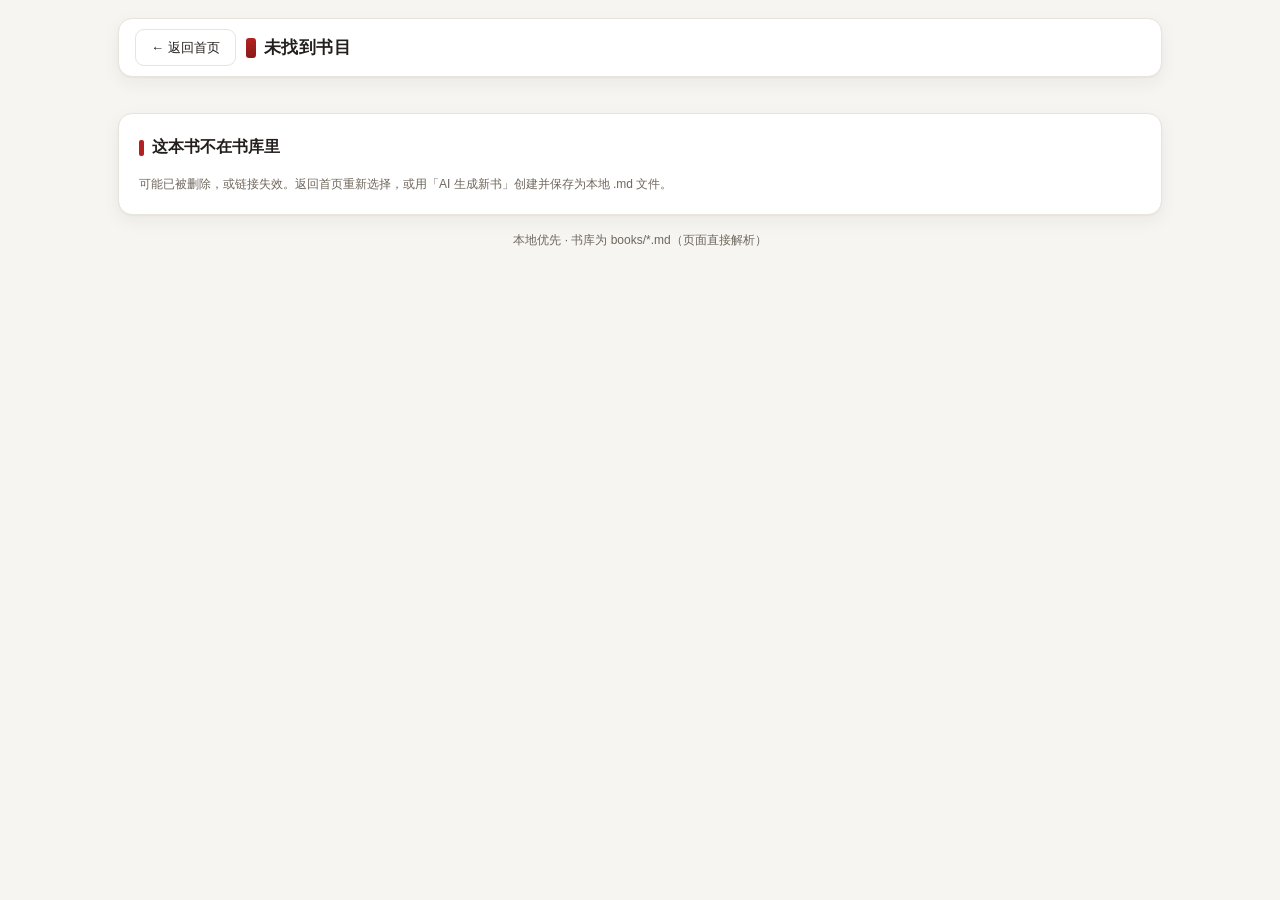
<file: detail.html>
<!DOCTYPE html>
<html lang="zh-CN">
<head>
<meta charset="UTF-8">
<meta name="viewport" content="width=device-width, initial-scale=1.0, viewport-fit=cover">
<meta name="theme-color" content="#b22222">
<meta name="format-detection" content="telephone=no">
<meta name="apple-mobile-web-app-capable" content="yes">
<meta name="mobile-web-app-capable" content="yes">
<meta name="apple-mobile-web-app-status-bar-style" content="default">
<title>名著详情 · 名著学习工作台</title>
<link rel="icon" type="image/svg+xml" href="assets/favicon.svg">
<link rel="icon" type="image/png" sizes="32x32" href="assets/favicon-32.png">
<link rel="icon" type="image/png" sizes="16x16" href="assets/favicon-16.png">
<link rel="apple-touch-icon" sizes="180x180" href="assets/apple-touch-icon.png">
<link rel="manifest" href="assets/site.webmanifest">
<style>
/* 名著学习工作台 · 样式（浅色 · 朱红主题 · 响应式） */
:root{
  --bg:#f6f5f2; --card:#ffffff; --line:#e8e3db; --ink:#241f1c; --sub:#6f665b;
  --accent:#b22222; --accent-2:#8a1a1a; --accent-soft:#fbecec; --accent-line:#f0cfcf;
  --ok:#2e7d54; --ok-soft:#e8f3ee; --warn:#b9760f; --danger:#c0392b;
  --shadow:0 1px 2px rgba(36,31,28,.04),0 6px 18px rgba(36,31,28,.06);
  --radius:14px;
}
*{box-sizing:border-box;margin:0;padding:0}
html{ -webkit-text-size-adjust:100%; text-size-adjust:100%; }
body{background:var(--bg);color:var(--ink);font-family:-apple-system,BlinkMacSystemFont,"PingFang SC","Microsoft YaHei",sans-serif;line-height:1.65;min-height:100vh;-webkit-font-smoothing:antialiased;-webkit-tap-highlight-color:transparent;}
a{color:var(--accent);text-decoration:none}
button,input,select,textarea{font-family:inherit}
img{max-width:100%}
.wrap{max-width:1080px;margin:0 auto;padding:18px 18px calc(28px + env(safe-area-inset-bottom));}

/* 顶栏 */
.topbar{display:flex;align-items:center;gap:10px;flex-wrap:wrap;background:var(--card);border:1px solid var(--line);border-radius:var(--radius);padding:10px 16px;margin-bottom:16px;box-shadow:var(--shadow)}
.topbar .brand{font-size:17px;font-weight:800;letter-spacing:.5px;display:flex;align-items:center;gap:8px}
.topbar .brand::before{content:"";width:10px;height:20px;background:linear-gradient(180deg,var(--accent),var(--accent-2));border-radius:3px;display:inline-block}
.topbar .brand small{font-size:12px;color:var(--sub);font-weight:500;margin-left:2px}
.topbar .spacer{flex:1}

.btn{border:1px solid var(--line);background:#fff;color:var(--ink);border-radius:9px;padding:7px 15px;font-size:13px;cursor:pointer;transition:.15s;white-space:nowrap}
.btn:hover{background:#faf8f5;border-color:#d8d2c8}
.btn.primary{background:var(--accent);border-color:var(--accent);color:#fff;box-shadow:0 2px 8px rgba(178,34,34,.22)}
.btn.primary:hover{background:var(--accent-2)}
.btn.primary:disabled{opacity:.6;cursor:not-allowed}
.btn.ghost{border-color:transparent;color:var(--accent)}
.btn[disabled]{opacity:.5;cursor:not-allowed}

/* 来源提示条 */
.source-banner{font-size:12.5px;color:var(--warn);background:#fff7e8;border:1px solid #f3e2bd;border-radius:10px;padding:8px 12px;margin-bottom:14px}
.source-banner.ok{color:var(--ok);background:var(--ok-soft);border-color:#bfe3d2}

/* 搜索区 */
.hero{background:linear-gradient(135deg,#fff,#fdeeee);border:1px solid var(--accent-line);border-radius:18px;padding:30px 22px;margin-bottom:16px;text-align:center;box-shadow:var(--shadow)}
.hero h1{font-size:22px;margin-bottom:6px;letter-spacing:.5px}
.hero .hero-sub{font-size:13px;color:var(--sub);margin-bottom:18px}
.searchbox{display:flex;gap:10px;max-width:560px;margin:0 auto}
.searchbox input{flex:1;border:1px solid var(--line);border-radius:11px;padding:11px 15px;font-size:14px;background:#fff;box-shadow:inset 0 1px 2px rgba(0,0,0,.03)}
.searchbox input:focus{outline:none;border-color:var(--accent);box-shadow:0 0 0 3px var(--accent-soft)}
.search-results{margin-top:14px;text-align:left;max-width:560px;margin-left:auto;margin-right:auto}
.search-results .row{display:flex;justify-content:space-between;align-items:center;border:1px solid var(--line);border-radius:11px;padding:9px 13px;margin-bottom:8px;font-size:14px;background:#fff;cursor:pointer;transition:.15s}
.search-results .row:hover{background:var(--accent-soft);border-color:var(--accent-line)}
.search-results .row .meta{font-size:12px;color:var(--sub)}
.search-results .row .left{display:flex;flex-direction:column;gap:2px}

/* 热门标签 */
.tagcloud{display:flex;gap:8px;flex-wrap:wrap;justify-content:center;margin-top:16px}
.tagcloud .tag-btn{font-size:12.5px;border:1px solid var(--accent-line);background:#fff;color:var(--accent);border-radius:999px;padding:4px 13px;cursor:pointer;transition:.15s}
.tagcloud .tag-btn:hover{background:var(--accent);color:#fff;border-color:var(--accent)}

/* 分组标题 */
.section-title{font-size:15px;font-weight:800;margin:22px 0 10px;display:flex;align-items:center;gap:8px}
.section-title .hint{font-size:12px;color:var(--sub);font-weight:500}

/* 书目卡片 */
.book-grid{display:grid;grid-template-columns:repeat(auto-fill,minmax(220px,1fr));gap:13px}
.book-card{background:var(--card);border:1px solid var(--line);border-radius:var(--radius);padding:15px;cursor:pointer;transition:.18s;position:relative;overflow:hidden}
.book-card::before{content:"";position:absolute;left:0;top:0;bottom:0;width:4px;background:linear-gradient(180deg,var(--accent),var(--accent-2));opacity:0;transition:.18s}
.book-card:hover{box-shadow:var(--shadow);border-color:var(--accent-line);transform:translateY(-2px)}
.book-card:hover::before{opacity:1}
.book-card .t{font-size:15px;font-weight:800;margin-bottom:4px;display:flex;align-items:center;gap:6px;flex-wrap:wrap}
.book-card .a{font-size:12px;color:var(--sub);margin-bottom:9px}
.book-card .tags{display:flex;gap:6px;flex-wrap:wrap}
.tag{font-size:11px;border:1px solid var(--line);border-radius:999px;padding:1px 9px;color:var(--sub);background:#faf8f5;white-space:nowrap}
.tag.grade{color:var(--accent);border-color:var(--accent-line);background:var(--accent-soft)}
.tag.skel{color:var(--warn);border-color:#f3e2bd;background:#fff7e8}
.progress-line{height:6px;background:#efeae2;border-radius:999px;margin-top:10px;overflow:hidden}
.progress-line i{display:block;height:100%;background:linear-gradient(90deg,var(--ok),#3da06b);border-radius:999px;transition:width .3s}
.book-card .prog-text{font-size:11px;color:var(--sub);margin-top:5px}
.book-del{position:absolute;top:8px;right:8px;font-size:11px;line-height:1;padding:4px 8px;border-radius:7px;border:1px solid var(--line);background:rgba(255,255,255,.92);color:var(--danger);cursor:pointer;opacity:0;transition:.15s}
.book-card:hover .book-del,.book-del:focus-visible{opacity:1}
.book-del:hover{border-color:var(--danger);background:#fef2f2}

/* 详情页 tabs：单行横向滚动（11 个模块不换行、不撑破页面；横滚仅限本容器） */
.tabs{display:flex;gap:7px;flex-wrap:nowrap;overflow-x:auto;margin-bottom:14px;padding:0 1px 6px;-webkit-overflow-scrolling:touch;scrollbar-width:thin}
.tabs .tab{flex:0 0 auto;border:1px solid var(--line);background:#fff;border-radius:999px;padding:7px 15px;font-size:13px;cursor:pointer;color:var(--sub);transition:.15s;white-space:nowrap}
.tabs .tab:hover{border-color:var(--accent-line);color:var(--accent)}
.tabs .tab.active{background:var(--accent);border-color:var(--accent);color:#fff;font-weight:600;box-shadow:0 2px 8px rgba(178,34,34,.2)}
.tabs .tab:focus-visible{outline:3px solid rgba(178,34,34,.35);outline-offset:1px}

.panel{background:var(--card);border:1px solid var(--line);border-radius:var(--radius);padding:20px;margin-bottom:14px;box-shadow:var(--shadow)}
.panel h2{font-size:16px;margin-bottom:14px;display:flex;align-items:center;gap:8px}
.panel h2::before{content:"";width:5px;height:16px;background:var(--accent);border-radius:2px;display:inline-block}
.panel h3{font-size:14px;margin:16px 0 9px}
.kv{display:grid;grid-template-columns:108px 1fr;gap:8px 14px;font-size:14px}
.kv dt{color:var(--sub)}
.kv dd{margin:0}
.note{font-size:12px;color:var(--warn);background:#fff7e8;border:1px dashed #f0d9a8;border-radius:9px;padding:9px 13px;margin-top:12px;line-height:1.6}

/* 导读（markdown 正文渲染） */
.intro{background:linear-gradient(180deg,#fff,#fdf6f6);border:1px solid var(--accent-line);border-radius:12px;padding:14px 18px;margin-bottom:16px;font-size:13.5px;line-height:1.8}
.intro h1,.intro h2,.intro h3,.intro h4{margin:10px 0 6px;color:var(--accent-2)}
.intro h2{font-size:15px}.intro h3{font-size:14px}
.intro ul,.intro ol{margin:6px 0 6px 22px}
.intro li{margin:3px 0}
.intro blockquote{border-left:3px solid var(--accent);background:var(--accent-soft);padding:6px 12px;margin:8px 0;border-radius:0 8px 8px 0;color:var(--sub)}
.intro code{background:#f1ece4;padding:1px 5px;border-radius:4px;font-size:12px}
.intro a{color:var(--accent);text-decoration:underline}

/* 时间线 */
.timeline{position:relative;padding-left:24px;margin-top:6px}
.timeline::before{content:"";position:absolute;left:7px;top:4px;bottom:4px;width:2px;background:linear-gradient(180deg,var(--accent-line),#e8e3db)}
.tl-item{position:relative;margin-bottom:13px;font-size:14px;padding:8px 12px;background:#fbfaf8;border:1px solid var(--line);border-radius:10px}
.tl-item::before{content:"";position:absolute;left:-21px;top:13px;width:10px;height:10px;border-radius:50%;background:#e3bdbd;border:2px solid #fff;box-shadow:0 0 0 1px #e3bdbd}
.tl-item.lv1::before{background:var(--accent);box-shadow:0 0 0 1px var(--accent)}
.tl-item .time{font-weight:800;margin-right:8px;color:var(--accent-2)}
.tl-item .ch{font-size:12px;color:var(--sub);margin-left:8px}
.tl-item .type{font-size:11px;border-radius:6px;padding:1px 7px;margin-left:8px;background:var(--accent-soft);color:var(--accent-2);white-space:nowrap}
.filter-row{display:flex;gap:8px;flex-wrap:wrap;margin-bottom:14px}
.filter-row .f{font-size:12px;border:1px solid var(--line);border-radius:999px;padding:4px 13px;cursor:pointer;color:var(--sub);background:#fff;transition:.15s}
.filter-row .f:hover{border-color:var(--accent-line)}
.filter-row .f.active{background:var(--accent);color:#fff;border-color:var(--accent)}

/* 人物翻转卡（<button> 实现：鼠标 / 触屏 / 键盘均可翻转，R8.4） */
.char-grid{display:grid;grid-template-columns:repeat(auto-fill,minmax(210px,1fr));gap:14px}
.flip-card{perspective:1000px;height:268px;width:100%;display:block;padding:0;border:none;background:none;font:inherit;color:inherit;text-align:left;cursor:pointer;border-radius:16px}
.flip-card:focus-visible{outline:3px solid rgba(178,34,34,.4);outline-offset:2px}
.flip-inner{position:relative;width:100%;height:100%;transition:transform .6s;transform-style:preserve-3d}
.flip-card.flipped .flip-inner{transform:rotateY(180deg)}
.face{position:absolute;inset:0;backface-visibility:hidden;border:1px solid var(--line);border-radius:16px;padding:16px;background:#fff;display:flex;flex-direction:column;overflow:auto;box-shadow:var(--shadow)}
.face.back{transform:rotateY(180deg);background:linear-gradient(180deg,#fff,#fdf3f3);border-color:var(--accent-line);font-size:13px}
.avatar{width:54px;height:54px;border-radius:15px;background:var(--accent-soft);border:1px solid var(--accent-line);color:var(--accent);display:flex;align-items:center;justify-content:center;font-size:24px;font-weight:800;margin-bottom:11px}
.face .name{font-size:16px;font-weight:800}
.face .title{font-size:12px;color:var(--sub);margin:3px 0 9px}
.stars{color:var(--warn);font-size:13px;letter-spacing:2px;margin-bottom:9px}
.chips{display:flex;gap:5px;flex-wrap:wrap;margin-top:auto}
.chip{font-size:11px;background:#f3efe9;border-radius:6px;padding:2px 8px;color:#5b5249}
.face.back ul{margin:6px 0 8px 18px}
.face.back li{margin:3px 0;line-height:1.55}
.face.back .q{font-size:12.5px;color:var(--accent-2);border-left:3px solid #e3bdbd;padding-left:9px;margin-top:6px;line-height:1.6}

/* 鱼骨图 */
.fishbone-box{overflow-x:auto;padding-bottom:6px}
.fishbone-box svg{min-width:680px;width:100%;height:auto}
.fb-legend{display:flex;gap:16px;font-size:12px;color:var(--sub);margin-top:10px;flex-wrap:wrap;align-items:center}
.fb-legend b{font-weight:700}
.fb-line-solid{color:var(--accent);font-weight:700}
.fb-line-dash{color:var(--warn);font-weight:700}

/* 人物形象分析 */
.analysis-block{border:1px solid var(--line);border-radius:11px;margin-bottom:10px;overflow:hidden;background:#fff}
.analysis-head{display:flex;justify-content:space-between;align-items:center;padding:11px 15px;background:#fbfaf8;cursor:pointer;font-size:14px;font-weight:800}
.analysis-head:hover{background:var(--accent-soft)}
.analysis-body{padding:12px 15px;font-size:13.5px;display:none}
.analysis-block.open .analysis-body{display:block}
.analysis-body .pt{margin-bottom:11px;padding-left:11px;border-left:3px solid var(--accent-line)}
.analysis-body .pt b{color:var(--accent)}
.analysis-body .ev,.analysis-body .sp{display:block;margin-top:3px;color:#4a423b}
.analysis-body .sp{color:var(--ok);font-weight:600}

/* 考点表 */
table.grid{width:100%;border-collapse:collapse;font-size:13px;overflow:hidden;border-radius:10px}
table.grid th,table.grid td{border:1px solid var(--line);padding:8px 10px;text-align:left;vertical-align:top}
table.grid th{background:#fbfaf8;color:var(--sub);font-weight:700;white-space:nowrap}

/* 掌握要求自检 */
.mastery-item{display:flex;gap:11px;align-items:flex-start;border:1px solid var(--line);border-radius:11px;padding:11px 13px;margin-bottom:9px;font-size:13.5px;background:#fff;transition:.15s}
.mastery-item:hover{border-color:var(--accent-line)}
.mastery-item input{margin-top:4px;width:17px;height:17px;accent-color:var(--accent);cursor:pointer}
.mastery-item .lv{font-size:11px;border-radius:6px;padding:1px 7px;background:var(--accent-soft);color:var(--accent-2);margin-right:7px;white-space:nowrap;font-weight:700}
.mastery-item.done{background:var(--ok-soft);border-color:#bfe3d2}
.mastery-item.done .lv{background:#cdeedd;color:#1f6b48}

/* 测试 */
.quiz-q{border:1px solid var(--line);border-radius:11px;padding:15px;margin-bottom:13px;font-size:14px;background:#fff}
.quiz-q .qtype{font-size:11px;color:var(--sub);margin-left:8px;border:1px solid var(--line);border-radius:6px;padding:0 6px}
.quiz-opts{display:grid;gap:7px;margin-top:9px}
.quiz-opts label{display:flex;gap:9px;align-items:flex-start;border:1px solid var(--line);border-radius:9px;padding:8px 11px;cursor:pointer;font-size:13.5px;transition:.13s}
.quiz-opts label:hover{background:#fbfaf8}
.quiz-opts label.correct{border-color:#86efac;background:#f0fdf4}
.quiz-opts label.wrong{border-color:#fca5a5;background:#fef2f2}
.quiz-opts input{margin-top:3px;accent-color:var(--accent)}
.quiz-short textarea{width:100%;border:1px solid var(--line);border-radius:9px;padding:9px;font-size:13px;font-family:inherit;margin-top:9px;min-height:66px;resize:vertical}
.ref{margin-top:9px;border-left:3px solid var(--ok);background:var(--ok-soft);padding:9px 13px;font-size:13px;border-radius:0 9px 9px 0;display:none;line-height:1.7}
.ref.show{display:block}
.quiz-bar{display:flex;gap:10px;align-items:center;flex-wrap:wrap;margin-bottom:14px;font-size:13px}
.quiz-bar select{border:1px solid var(--line);border-radius:8px;padding:6px 9px;font-size:13px;background:#fff}
.score-pill{font-size:13px;border-radius:999px;padding:4px 13px;background:var(--accent-soft);color:var(--accent-2);border:1px solid var(--accent-line);font-weight:700}

/* 通用 */
.row-flex{display:flex;gap:10px;align-items:center;flex-wrap:wrap}
.muted{color:var(--sub);font-size:12px;line-height:1.6}
.center{text-align:center}
.mt8{margin-top:8px}.mt16{margin-top:16px}

/* 模型配置页（settings.html）：面板内表单复用弹窗观感 */
.panel .field{margin-bottom:13px}
.panel .field label{display:block;font-size:13px;color:var(--sub);margin-bottom:5px;line-height:1.6}
.panel input[type=text],.panel input[type=password],.panel select{width:100%;border:1px solid var(--line);border-radius:9px;padding:9px 11px;font-size:14px;font-family:inherit;background:#fff}
.panel input[type=text]:focus,.panel input[type=password]:focus,.panel select:focus{outline:none;border-color:var(--accent);box-shadow:0 0 0 3px var(--accent-soft)}
.panel .kv dd.set-mode-direct{color:var(--ok);font-weight:600}
.panel .kv dd.set-mode-proxy{color:var(--accent);font-weight:600}
.panel .kv dd.set-mode-none{color:var(--warn);font-weight:600}
.set-msg{line-height:1.7}
.set-msg.ok{color:var(--ok)}
.set-msg.err{color:var(--danger)}
.set-list{margin:2px 0 6px 18px;font-size:12.5px;color:var(--sub);line-height:1.9}

/* 生成页 */
.gen-steps{font-size:13px;color:var(--sub);margin:10px 0;max-height:160px;overflow:auto}
.gen-steps li{margin:4px 0 4px 18px;line-height:1.5}
.gen-summary{background:var(--accent-soft);border:1px solid var(--accent-line);border-radius:10px;padding:10px 13px;margin:10px 0;font-size:13.5px;line-height:1.8}
.gen-summary .muted{margin-top:3px}
.gen-status{font-size:13px;font-weight:600;border-radius:9px;padding:8px 12px;margin:10px 0 4px;line-height:1.6}
.gen-status.full{color:#1a7f4b;background:#e9f7ef;border:1px solid #bfe6d0}
.gen-status.draft{color:#9a6a12;background:#fff7e8;border:1px dashed #f0d9a8}
.gen-missing{font-size:13px;font-weight:600;color:var(--warn);margin:10px 0 2px}
.modal .gen-missing + ul{margin:2px 0 6px 18px;font-size:12.5px;color:var(--sub);line-height:1.7}

/* 模态框 */
.modal-mask{position:fixed;inset:0;background:rgba(36,31,28,.45);display:none;align-items:center;justify-content:center;padding:18px;z-index:50;backdrop-filter:blur(2px)}
.modal-mask.show{display:flex}
.modal{background:#fff;border-radius:16px;max-width:640px;width:100%;max-height:90vh;overflow:auto;padding:22px;box-shadow:0 20px 60px rgba(0,0,0,.25)}
.modal h3{font-size:17px;margin-bottom:14px;font-weight:800}
.modal .field{margin-bottom:13px}
.modal label{display:block;font-size:13px;color:var(--sub);margin-bottom:5px}
.modal input[type=text],.modal textarea,.modal select{width:100%;border:1px solid var(--line);border-radius:9px;padding:9px 11px;font-size:14px;font-family:inherit;background:#fff}
.modal textarea{min-height:130px;font-size:12px;line-height:1.5}
.modal .actions{display:flex;gap:10px;justify-content:flex-end;margin-top:18px;flex-wrap:wrap}

/* toast */
#toast{position:fixed;left:50%;bottom:calc(28px + env(safe-area-inset-bottom));transform:translateX(-50%);background:#241f1c;color:#fff;font-size:13px;border-radius:11px;padding:10px 18px;display:none;z-index:99;max-width:84vw;box-shadow:0 8px 24px rgba(0,0,0,.3);line-height:1.5}
#toast.show{display:block;animation:toastIn .2s ease}
@keyframes toastIn{from{opacity:0;transform:translate(-50%,8px)}to{opacity:1;transform:translate(-50%,0)}}

@media (max-width:640px){
  /* 刘海屏安全区（上/左/右 + 底部 Home 条） */
  .wrap{padding-top:max(10px,env(safe-area-inset-top));
        padding-left:max(12px,env(safe-area-inset-left));
        padding-right:max(12px,env(safe-area-inset-right));
        padding-bottom:calc(20px + env(safe-area-inset-bottom))}
  .topbar{padding:9px 12px;gap:8px;row-gap:9px}
  .topbar .brand{font-size:15px}
  .topbar .brand small{display:none}
  .topbar .spacer{display:none}
  /* 首页：品牌独占一行，「AI 生成新书 / ↻ 刷新 / 数据管理」三按钮均分为一行 */
  .page-home .topbar .brand{flex:1 1 100%}
  .page-home .topbar .btn{flex:1 1 0;min-width:0;padding-left:6px;padding-right:6px;letter-spacing:-.2px}
  /* 详情页：返回 / 书名 / 删除同一行，书名可收缩换行不挤压按钮 */
  .page-detail .topbar{flex-wrap:nowrap}
  .page-detail .topbar > .btn{flex:0 0 auto}
  .page-detail .topbar .brand{flex:1 1 auto;min-width:0;font-size:15px;line-height:1.35;white-space:normal}
  /* 详情页模块 tab 吸顶，长页面随时可切换 */
  .page-detail .tabs{position:sticky;top:0;z-index:10;background:var(--bg);margin:0 -12px 12px;padding:8px 12px 8px;border-bottom:1px solid var(--line)}
  .btn{padding:9px 12px;font-size:13px}
  .hero{padding:22px 16px;border-radius:15px}
  .hero h1{font-size:19px}
  .searchbox{flex-direction:column}
  .searchbox .btn{width:100%}
  /* iOS Safari：输入控件字号 <16px 聚焦会自动放大整页，统一抬到 16px */
  .searchbox input,.modal input[type=text],.modal input:not([type]),.modal textarea,.modal select,
  .quiz-bar select,.quiz-short textarea{font-size:16px}
  .section-title{font-size:14px}
  .book-grid{grid-template-columns:1fr 1fr;gap:10px}
  .book-card{padding:12px}
  .book-card .t{font-size:13.5px}
  .kv{grid-template-columns:84px 1fr;gap:6px 10px;font-size:13px}
  .panel{padding:15px;margin-bottom:12px}
  .tabs{flex-wrap:nowrap;overflow-x:auto;padding-bottom:5px;-webkit-overflow-scrolling:touch;scrollbar-width:none}
  .tabs::-webkit-scrollbar{display:none}
  .tabs .tab{flex:0 0 auto}
  .char-grid{grid-template-columns:1fr;gap:12px}
  .flip-card{height:300px}
  .quote-grid{grid-template-columns:1fr;gap:12px}
  .quote-card{height:196px}
  .quiz-bar select,.quiz-bar .btn{font-size:13px}
  /* 弹窗在手机上近全屏、更易点按 */
  .modal-mask{padding:10px}
  .modal{padding:18px;max-height:92vh;border-radius:14px}
  .modal .actions{justify-content:stretch}
  .modal .actions .btn{flex:1}
}
/* 统一空态 */
.empty-state{border:1px dashed var(--line);border-radius:12px;background:#fbfaf8;padding:28px 20px;text-align:center;color:var(--sub)}
.empty-state .empty-title{font-size:15px;font-weight:700;color:var(--ink);margin-bottom:8px}
.empty-state .empty-desc{font-size:13px;line-height:1.7;margin:0 auto 14px;max-width:440px}
.empty-state .btn{margin:0 auto}

/* 章节目录 */
.chapter-list{list-style:none;margin:0;padding:0;display:flex;flex-direction:column;gap:9px}
.chapter-item{display:flex;gap:12px;align-items:flex-start;background:#fff;border:1px solid var(--line);border-radius:11px;padding:11px 13px}
.chapter-item .ch-no{flex:0 0 auto;min-width:32px;height:30px;padding:0 8px;border-radius:8px;background:var(--accent-soft);color:var(--accent-2);font-weight:700;font-size:13px;display:flex;align-items:center;justify-content:center}
.chapter-item .ch-main{min-width:0}
.chapter-item .ch-title{font-weight:600;font-size:14px;color:var(--ink);margin-bottom:3px}
.chapter-item .ch-gist{font-size:13px;color:var(--sub);line-height:1.65}

/* 名句积累翻牌卡（<button> 实现，鼠标 / 触屏 / 键盘均可翻转） */
.quote-grid{display:grid;grid-template-columns:repeat(auto-fill,minmax(250px,1fr));gap:14px}
.quote-card{perspective:1200px;display:block;width:100%;height:184px;padding:0;border:none;background:none;cursor:pointer;text-align:left;font:inherit;color:inherit;border-radius:14px}
.quote-card .flip-inner{position:relative;display:block;width:100%;height:100%;transition:transform .55s;transform-style:preserve-3d}
.quote-card.flipped .flip-inner{transform:rotateY(180deg)}
.quote-card .qface{position:absolute;inset:0;backface-visibility:hidden;-webkit-backface-visibility:hidden;border:1px solid var(--line);border-radius:14px;padding:15px;background:#fff;box-shadow:var(--shadow);display:flex;flex-direction:column;overflow:auto}
.quote-card .qfront{background:linear-gradient(160deg,#fff,#fdf3f3);border-color:var(--accent-line)}
.quote-card .qback{transform:rotateY(180deg);background:linear-gradient(160deg,#fff,#fbf6ec)}
.quote-card .q-hint{align-self:flex-start;font-size:11px;color:var(--accent-2);background:var(--accent-soft);border-radius:6px;padding:1px 8px;margin-bottom:9px}
.quote-card .q-front-text{font-size:15px;font-weight:700;color:var(--ink);line-height:1.5;flex:1}
.quote-card .q-flip-hint{margin-top:8px;font-size:11.5px;color:#a99f93}
.quote-card .q-back-text{font-size:13.5px;line-height:1.75;color:#3a342d;white-space:pre-wrap}
.quote-card:focus-visible{outline:3px solid rgba(178,34,34,.4);outline-offset:2px}

/* 读书方法（有序列表，序号与说明分层） */
.method-list{list-style:none;margin:0;padding:0;display:flex;flex-direction:column;gap:10px;counter-reset:m}
.method-item{display:flex;gap:12px;align-items:flex-start;background:#fff;border:1px solid var(--line);border-radius:11px;padding:12px 14px}
.method-item .m-no{flex:0 0 auto;width:26px;height:26px;border-radius:50%;background:var(--accent);color:#fff;font-weight:700;font-size:13px;display:flex;align-items:center;justify-content:center;margin-top:1px}
.method-item .m-text{font-size:14px;line-height:1.75;color:#332d27;min-width:0}

@media (max-width:380px){
  .book-grid{grid-template-columns:1fr}
}

/* ===== R8 响应式与可访问性增强 ===== */
/* 统一键盘焦点可见（输入类保留各自聚焦描边，避免双重） */
button:focus-visible,a:focus-visible,[tabindex]:focus-visible{outline:3px solid rgba(178,34,34,.42);outline-offset:2px}
.modal input[type=text]:focus,.modal textarea:focus,.modal select:focus,
.quiz-bar select:focus,.quiz-q textarea:focus,.quiz-opts input:focus-visible{outline:none;border-color:var(--accent);box-shadow:0 0 0 3px var(--accent-soft)}

/* 人物分析折叠头由 div 改为 button 后的样式重置 */
.analysis-head{width:100%;border:none;font-family:inherit;text-align:left}

/* 长文本 / 长链接不撑破卡片 */
.panel,.intro,.modal,.quiz-q,.tl-item,.analysis-body,.chapter-item,.method-item,.quote-card .qback-text{overflow-wrap:break-word;word-break:break-word}
/* 考点表在窄屏容器内横向滚动，不撑破页面 */
table.grid{display:block;max-width:100%;overflow-x:auto;-webkit-overflow-scrolling:touch}

/* 触屏设备：主要可点元素满足 ≥44px 触摸目标（R8.1） */
@media (pointer:coarse){
  .tabs .tab,.filter-row .f,.tagcloud .tag-btn{min-height:44px;display:inline-flex;align-items:center}
  .btn{min-height:44px;display:inline-flex;align-items:center;justify-content:center}
  .quiz-opts label{min-height:44px}
  .analysis-head{min-height:48px}
}

/* 尊重系统「减少动态效果」：关闭翻牌/悬浮/进场动画（R8.5） */
@media (prefers-reduced-motion: reduce){
  *,*::before,*::after{animation-duration:.001ms!important;animation-iteration-count:1!important;transition-duration:.001ms!important;scroll-behavior:auto!important}
  .flip-inner{transition:none!important}
}

/* 窄屏兜底：页面本身不出现横向滚动（横滚只在 tabs/鱼骨/表格容器内） */
@media (max-width:640px){
  html,body{max-width:100%;overflow-x:hidden}
}


</style>
<script>window.HXW_BOOKS_BUNDLE = [{"id": "hongxing-zhaoyao-zhongguo", "title": "红星照耀中国", "aliases": ["西行漫记", "Red Star Over China"], "grade": "八上", "author": {"name": "埃德加·斯诺", "country": "美国", "role": "记者", "bio": "1905 年生于美国，1928 年来华，是第一个进入陕甘宁边区采访的西方记者。"}, "genre": "纪实作品（报告文学）", "era": "1936 年 6—10 月采访", "place": "陕甘宁边区（当时中共中央驻保安）", "background": "九一八事变后民族危机加深，国共对峙、国民党对红军实行新闻封锁与造谣，斯诺受宋庆龄与中共地下党安排进入边区。", "pubInfo": "1937 年 10 月伦敦首版，一个月内连印 5 版，后被译成 20 多种文字", "status": "第一部向世界介绍中国共产党和红军的纪实作品，被誉为研究中国革命的经典百科全书", "curriculum": "统编版语文八年级上册第三单元名著导读「纪实作品的阅读」", "skeleton": false, "modules": {"timeline": [{"time": "1905", "event": "埃德加·斯诺生于美国", "chapter": "—", "level": 1, "type": "作者生平"}, {"time": "1928", "event": "斯诺来华，任欧美报社驻华记者", "chapter": "—", "level": 1, "type": "作者生平"}, {"time": "1921.7", "event": "毛泽东赴上海出席中共一大", "chapter": "第4篇", "level": 1, "type": "历史背景"}, {"time": "1927", "event": "南昌起义、秋收起义、广州起义先后爆发", "chapter": "第2篇", "level": 2, "type": "历史背景"}, {"time": "1928.4", "event": "井冈山会师（朱德与毛泽东）", "chapter": "第4篇", "level": 1, "type": "历史背景"}, {"time": "1931.11", "event": "中华苏维埃共和国在瑞金成立，毛泽东任主席", "chapter": "第4篇", "level": 2, "type": "历史背景"}, {"time": "1934.10", "event": "第五次反「围剿」失败，红军被迫长征", "chapter": "第5篇", "level": 1, "type": "历史背景"}, {"time": "1935.1", "event": "遵义会议（生死攸关的转折点）", "chapter": "第5篇", "level": 1, "type": "历史背景"}, {"time": "1935.5", "event": "强渡大渡河、飞夺泸定桥", "chapter": "第5篇", "level": 2, "type": "历史背景"}, {"time": "1935.6 / 8", "event": "翻雪山、过草地", "chapter": "第5篇", "level": 2, "type": "历史背景"}, {"time": "1935.10", "event": "中央红军到达陕北吴起镇（长征尚未结束）", "chapter": "第5篇", "level": 2, "type": "历史背景"}, {"time": "1936.6", "event": "斯诺离北平，经西安、洛川进入苏区", "chapter": "第1篇", "level": 2, "type": "书中事件"}, {"time": "1936.7", "event": "在安塞百家坪会见周恩来，接受约 92 天采访日程建议", "chapter": "第2篇", "level": 2, "type": "书中事件"}, {"time": "1936.7", "event": "抵保安，多次会见毛泽东，谈抗日战争与统一战线", "chapter": "第3篇", "level": 1, "type": "书中事件"}, {"time": "1936.8—9", "event": "赴预旺堡前线，采访彭德怀、徐海东，接触「红小鬼」", "chapter": "第7—9篇", "level": 1, "type": "书中事件"}, {"time": "1936.10", "event": "三大主力红军会师，长征胜利结束", "chapter": "第5篇", "level": 1, "type": "历史背景"}, {"time": "1936.10", "event": "斯诺结束采访，返回北平", "chapter": "第12篇", "level": 1, "type": "书中事件"}, {"time": "1936.12.12", "event": "西安事变爆发并和平解决，抗日民族统一战线初步形成", "chapter": "第12篇", "level": 1, "type": "历史背景"}, {"time": "1937.10", "event": "《Red Star Over China》伦敦首版", "chapter": "—", "level": 1, "type": "创作背景"}, {"time": "1938", "event": "中译本《西行漫记》出版", "chapter": "—", "level": 2, "type": "创作背景"}], "characters": [{"name": "毛泽东", "title": "中共中央领导人", "stars": 5, "keywords": ["精明博学", "军事和政治战略家", "生活简朴", "精力过人"], "intro": "斯诺在保安的主要采访对象，第四篇整篇是他的自述生平。", "events": ["窑洞中多次长谈，每天工作十三四个小时，常深夜才休息", "住房四壁简陋只挂地图，「奢侈品」是一顶蚊帐，生活与战士无异", "提出抗日战争三条件与抗日民族统一战线主张", "读马克思主义哲学，也读康德、黑格尔、卢梭等著作"], "quote": "他是个面容瘦削、看上去很像林肯的人物，个子高出一般的中国人，背有些驼，一头浓密的黑发留得很长，双眼炯炯有神，鼻梁很高，颧骨突出。"}, {"name": "周恩来", "title": "", "stars": 5, "keywords": ["温和文雅", "平易近人", "知识渊博", "忠于信仰"], "intro": "书生出身的「造反者」，为斯诺进入红区牵线并拟定采访日程。", "events": ["初见斯诺即用英语问候，用相当谦虚的语气为他拟定约 92 天采访日程", "自述南开学校—五四学生领袖被捕—赴法—黄埔军校政治部主任—南昌起义—地下斗争—长征的历程"], "quote": ""}, {"name": "彭德怀", "title": "红军将领", "stars": 4, "keywords": ["乐观豁达", "勇敢率真", "大公无私", "吃苦耐劳"], "intro": "第八篇重点人物，直率的前线指挥员形象。", "events": ["迟睡早起，每晚平均只睡四五个小时", "被捕期间受尽刑罚，没有屈服招供", "带领饥民运走拒绝平价售米的大地主的存粮", "向斯诺介绍游击战术原则，条理清晰"], "quote": ""}, {"name": "朱德", "title": "红军总司令", "stars": 5, "keywords": ["温和谦逊", "爱护部下", "平易近人", "信念执着"], "intro": "第十篇「关于朱德」；韦尔斯评他与毛泽东是「两个孪生天才」。", "events": ["为寻找共产党拒绝军阀给的师长职位，赴上海、北京、柏林，1922 年入党", "喜欢在营地里转，同弟兄们坐在一起讲故事、打球", "作战不管大小，事前必查勘地形，亲自领导部队"], "quote": "中国共产主义运动的历史进程，如果没有它的两个孪生天才「朱、毛」，是无法想象的。——韦尔斯"}, {"name": "贺龙", "title": "", "stars": 4, "keywords": ["英勇善战", "神出鬼没", "忠诚谦虚"], "intro": "第二篇「贺龙二三事」；斯诺称他像老虎一样强壮有力。", "events": ["1928 年率领村民袭击收税的国民党，缴获武器武装第一支农民军", "行军神出鬼没，据说 200 里外地主士绅就闻风而逃", "加入中国共产党后忠于党，从不违反党的纪律，总希望别人提出批评"], "quote": "他是个大个子，像个老虎一样强壮有力。年过半百，不计较个人财物——除了马匹，他喜欢马。"}, {"name": "徐海东", "title": "红十五军团军团长", "stars": 4, "keywords": ["阶级意识强", "热情真诚", "大胆无畏", "爱护部下"], "intro": "第九篇「红色窑工」，斯诺想见的「红色窑工」就是他。", "events": ["窑工出身，共产党被迫转入地下时组织起湖北省第一支工农军队（17 人、一把手枪、八粒子弹）", "打仗十年，负伤八次，一颗子弹从眼下穿过脑袋又从耳后穿出", "徐家 66 口人被国民党杀害，阶级意识由此而来"], "quote": "一个红军抵得上五个白军。"}, {"name": "红小鬼", "title": "少年红军战士（群体）", "stars": 4, "keywords": ["耐心勤劳", "认真负责", "乐观自信", "严守纪律"], "intro": "第七、十篇群体形象，斯诺说看到他们就看到了中国的未来和希望。", "events": ["向季邦等少年主动承担站岗放哨、通讯联络等工作，一丝不苟", "生活艰苦却耐心好学、活泼乐观；拒绝斯诺的糖果，但同意他拍照"], "quote": ""}, {"name": "张学良、杨虎城", "title": "东北军 / 十七路军将领", "stars": 3, "keywords": ["民族大义", "停止内战"], "intro": "第一、十二篇配角，统一战线形成的关键力量。", "events": ["与红军达成默契、秘密停战", "1936 年 12 月 12 日发动西安事变，促成抗日民族统一战线初步形成"], "quote": ""}], "fishbone": {"head": "红色中国为什么能够存在？", "spine": "明线：斯诺的采访行程（北平→西安→洛川→保安→预旺堡→保安→北平）", "bones": [{"name": "暗线：红色力量由危转安", "desc": "反「围剿」失败→长征→扎根陕北→东征抗日→统一战线，由弱到强", "chapter": "第5、12篇"}, {"name": "认知线：斯诺的态度转变", "desc": "从带着「红色中国之谜」的疑虑，到预言红星必将照耀全中国", "chapter": "第1、12篇"}, {"name": "民心线：土地革命与人民拥护", "desc": "打土豪分田地、苏区新气象，农民拥护红军", "chapter": "第6、7篇"}, {"name": "抗日线：停止内战一致抗日", "desc": "共产党以民族大义为先，对东北军开展统一战线工作", "chapter": "第3、10篇"}, {"name": "纪实线：用事实粉碎谣言", "desc": "第一手采访让世界第一次看见真实的中国共产党和红军", "chapter": "全书"}]}, "analyses": [{"person": "毛泽东", "points": [{"view": "生活简朴、廉洁奉公的领导者", "evidence": "窑洞四壁简陋只挂地图，「奢侈品」是一顶蚊帐，伙食与一般战士没有两样", "spirit": "与战士同甘共苦"}, {"view": "精明而博学的知识分子", "evidence": "读马克思主义哲学，也读康德、黑格尔、卢梭；记忆力与专注力异乎常人", "spirit": "以理论指导实践"}, {"view": "天才的军事和政治战略家", "evidence": "提出抗日战争三条件，判断抗战形势与统一战线方向；每天工作十三四个小时", "spirit": "运筹帷幄、预见大势"}]}, {"person": "周恩来", "points": [{"view": "温和文雅、平易近人", "evidence": "初见斯诺用英语问候，为他拟定 92 天采访日程，语气谦虚", "spirit": "待人周到、尊重他人"}, {"view": "书生出出的「造反者」", "evidence": "出身官僚家庭却组织学生运动，参加南昌起义，九死一生走到陕北", "spirit": "为信仰冲破阶层与封锁"}]}, {"person": "彭德怀", "points": [{"view": "坚强不屈、正义感强", "evidence": "被捕受尽刑罚不招供；带领饥民运走拒绝平价售米的大地主的存粮", "spirit": "为穷人挺身而出"}, {"view": "吃苦耐劳、精力过人", "evidence": "迟睡早起，每晚平均只睡四五个小时，仍打起仗来毫不含糊", "spirit": "身先士卒"}]}, {"person": "朱德", "points": [{"view": "爱护部下、平易近人", "evidence": "喜欢在营地里转，同弟兄们讲故事、打球；战前必查勘地形", "spirit": "官兵一致"}, {"view": "信念执着", "evidence": "拒绝军阀师长职位，赴上海、北京、柏林寻找共产党，1922 年入党", "spirit": "追求真理不计名利"}]}, {"person": "贺龙", "points": [{"view": "英勇善战、忠诚谦虚", "evidence": "袭击收税国民党起家；行军神出鬼没，200 里外闻风逃；严守纪律、欢迎批评", "spirit": "粗中有细、令行禁止"}]}, {"person": "徐海东", "points": [{"view": "阶级意识与自豪感极强", "evidence": "笑称自己是「苦力」，说「一个红军抵得上五个白军」；徐家 66 口被害", "spirit": "无产阶级的觉醒与骨气"}, {"view": "大胆无畏、爱护部下", "evidence": "17 人起家组建湖北第一支工农军队；打仗十年负伤八次；为士兵撞树受伤", "spirit": "出生入死、爱兵如子"}]}, {"person": "红小鬼（群体）", "points": [{"view": "认真负责、严守纪律", "evidence": "主动承担站岗放哨等工作，拒绝糖果却同意拍照，自立自尊", "spirit": "小年纪、大担当"}, {"view": "耐心好学、乐观自信", "evidence": "生活艰苦仍努力学习，斯诺说看到他们就看到了中国的未来和希望", "spirit": "革命乐观主义"}]}], "examPoints": [{"point": "文学常识：作者与体裁", "questionType": "识记匹配", "template": "抓关键词：纪实作品＋外国记者视角＋中国共产党和红军→《红星照耀中国》", "scoring": "1 空 1 分"}, {"point": "长征关键节点", "questionType": "内容理解", "template": "起止时间（1934.10—1936.10）、遵义会议、会师地点，直接对应", "scoring": "1 空 1 分；注意 1935.10 只是中央红军到吴起镇"}, {"point": "人物形象分析", "questionType": "内容理解", "template": "观点＋书中具体事例＋精神概括，分点作答", "scoring": "4 分题至少 2 个采分点＋文本依据"}, {"point": "「红小鬼」的革命精神", "questionType": "内容理解", "template": "具体细节（主动工作、拒绝糖果同意拍照）＋精神概括＋斯诺的评价", "scoring": "4 分题 2 采分点＋结合文本"}, {"point": "书名含义", "questionType": "开放感悟", "template": "「红星」象征中国共产党及其领导的红色革命；「照耀」预示必将照耀全中国", "scoring": "象征义＋预言义各 1 点"}, {"point": "为什么当红军", "questionType": "内容理解", "template": "① 反抗压迫、保卫土地果实 ② 抗日救国 ③ 平等有尊严、能学文化", "scoring": "三条各 1 分"}, {"point": "纪实作品「用事实说话」", "questionType": "鉴赏探究", "template": "第一手采访＋引用自述原话＋具体数字细节，区分事实与作者观点", "scoring": "举例 2 个＋总说 1 点"}, {"point": "长征精神及当代意义", "questionType": "开放感悟", "template": "观点＋原著依据＋联系实际，忌空泛口号", "scoring": "3 分题各 1 点"}], "mastery": [{"level": "识记", "requirement": "记住文学常识六要素：作者—国别—书名—体裁—时间—地点", "check": "默写六要素无一错字；说出全书 12 篇与约 92 天"}, {"level": "理解", "requirement": "掌握 12 篇结构、时间线与主要人物的事迹", "check": "给任一内容能说出篇目；七组人物各能说 2 个具体事例"}, {"level": "应用", "requirement": "能按「观点＋事例＋精神」完成人物分析题", "check": "4 分题对照评分标准自批达标"}, {"level": "评价", "requirement": "能阐释书名寓意、长征精神与本书的当代价值", "check": "能用自己的话答「红星为什么必将照耀全中国」"}], "quiz": [{"type": "单选", "question": "《红星照耀中国》的作者是哪国记者？", "options": ["英国", "美国", "法国", "苏联"], "answer": 1, "explain": "埃德加·斯诺是美国记者；勿与史沫特莱、斯特朗混淆。"}, {"type": "单选", "question": "本书的体裁是？", "options": ["长篇小说", "纪实作品（报告文学）", "诗歌集", "戏剧"], "answer": 1, "explain": "纪实作品，最大特点是用事实说话。"}, {"type": "单选", "question": "本书曾用的译名是？", "options": ["《西行漫记》", "《红旗飘飘》", "《北上》", "《红色中国》"], "answer": 0, "explain": "中译本曾名《西行漫记》，为在国民党统治区发行而改。"}, {"type": "单选", "question": "斯诺采访时中共中央驻在？", "options": ["延安", "保安", "瑞金", "西安"], "answer": 1, "explain": "1936 年中共中央驻保安（今志丹县），勿想当然写延安。"}, {"type": "单选", "question": "全书共多少篇？", "options": ["10 篇", "12 篇", "15 篇", "20 篇"], "answer": 1, "explain": "全书 12 篇，采访日程约 92 天。"}, {"type": "单选", "question": "「红色窑工」指的是谁？", "options": ["彭德怀", "贺龙", "徐海东", "刘志丹"], "answer": 2, "explain": "徐海东，红十五军团军团长，司令部在预旺堡；徐家 66 口人被害。"}, {"type": "单选", "question": "毛泽东毕业于哪所学校？", "options": ["北京大学", "湖南第一师范", "黄埔军校", "湘乡中学"], "answer": 1, "explain": "湖南第一师范毕业；北大期间身份是图书馆助理员，不是毕业生。"}, {"type": "单选", "question": "长征胜利结束的标志是？", "options": ["1935 年 10 月中央红军到吴起镇", "1936 年 10 月三大主力会师", "遵义会议召开", "红军东征山西"], "answer": 1, "explain": "1935.10 只是中央红军到达陕北；1936.10 三大主力会师才结束。"}, {"type": "单选", "question": "韦尔斯用哪句话评价朱德与毛泽东？", "options": ["「一时瑜亮」", "「两个孪生天才」", "「卧龙凤雏」", "「绝代双骄」"], "answer": 1, "explain": "第十篇引韦尔斯：没有「朱、毛」这两个孪生天才，无法想象中国共产主义运动的历史进程。"}, {"type": "单选", "question": "斯诺为周恩来拟定的采访日程约为多少天？", "options": ["30 天", "92 天", "180 天", "365 天"], "answer": 1, "explain": "约 92 天，见第二篇百家坪初见面。"}, {"type": "简答", "question": "红军战士为什么愿意舍命跟随共产党？请分条概括。", "reference": "① 反抗阶级压迫、保卫土地革命的果实；② 抗日救国、不愿当亡国奴；③ 红军内人人平等、有尊严，能识字学文化、有前途。", "scoring": "三条各 1 分"}, {"type": "简答", "question": "结合具体内容，分析「红小鬼」身上体现的革命精神。", "reference": "① 向季邦等主动承担站岗放哨等工作，一丝不苟——认真负责、严守纪律；② 生活艰苦却耐心好学、活泼乐观，拒绝糖果却同意拍照——自立自尊、革命乐观主义；③ 斯诺称看到他们就看到了中国的未来和希望——信仰坚定、充满朝气。", "scoring": "每点「细节 1 分＋精神 1 分」，共 4 分"}, {"type": "简答", "question": "斯诺为什么称长征是「无与伦比」的远征？", "reference": "战略转移中核心力量完整无损、军心士气不减；渡金沙江、强渡大渡河、翻雪山、过草地九死一生；千千万万青年的热情、希望与革命乐观情绪贯穿全程，是「现代史上无与伦比的一次远征」。", "scoring": "名句定位 1 分＋具体艰险 1 分＋精神内核 1 分"}, {"type": "简答", "question": "书名为什么叫《红星照耀中国》？", "reference": "「红星」象征中国共产党及其领导的红色革命；「照耀」预示这颗红星不仅照耀中国西北，而且必将照耀全中国——这是斯诺基于事实作出的预见。", "scoring": "象征义 1 分＋预言义 1 分"}, {"type": "简答", "question": "作为纪实作品，本书「用事实说话」体现在哪里？请举一例。", "reference": "斯诺面对面采访并引用毛泽东、周恩来等自述原话；记录采访行程、苏区政策、红军生活等第一手见闻；用具体数字（如徐家 66 口、17 人起家）增强可信度，并区分事实与作者观点。", "scoring": "举例 1 分＋说明 1 分"}], "quotes": [{"front": "斯诺如何评价长征中的青年人", "back": "「这些千千万万青年人的经久不衰的热情，始终如一的希望，令人惊诧的革命乐观情绪……都体现在现代史上无与伦比的一次远征的历史中了。」（第五篇）"}, {"front": "长征的历史定位", "back": "「长征是当今时代无与伦比的一次史诗般的远征。」"}, {"front": "毛泽东的外貌描写", "back": "「他是个面容瘦削、看上去很像林肯的人物……双眼炯炯有神，鼻梁很高，颧骨突出。」（第三篇）"}, {"front": "韦尔斯如何评价朱、毛", "back": "「中国共产主义运动的历史进程，如果没有它的两个孪生天才『朱、毛』，是无法想象的。」（第十篇）"}, {"front": "抗日战争三条件", "back": "① 中国结成抗日民族统一战线；② 全世界结成反日统一战线；③ 被压迫各国人民采取革命行动。（第三篇）"}, {"front": "徐海东的豪言", "back": "「一个红军抵得上五个白军。」（第九篇）"}], "chapters": [{"no": 1, "title": "探寻红色中国", "gist": "采访缘起；张学良、杨虎城与共产党默契；洛川见少年乡主席刘龙火"}, {"no": 2, "title": "去红都的道路", "gist": "遭白匪追逐；百家坪见周恩来；贺龙二三事"}, {"no": 3, "title": "在保安", "gist": "毛泽东第一印象；反帝反封建政策；抗日战争三条件；红军大学与剧社"}, {"no": 4, "title": "一个共产党员的由来", "gist": "毛泽东自述生平与思想转变"}, {"no": 5, "title": "长征", "gist": "第五次围剿—遵义会议—大渡河—雪山草地—会师；篇末引《七律·长征》"}, {"no": 6, "title": "红星在西北", "gist": "刘志丹开创陕北苏区；灾荒捐税；苏维埃政策"}, {"no": 7, "title": "去前线的路上", "gist": "农民拥护；苏区工业与工人"}, {"no": 8, "title": "同红军在一起", "gist": "「真正的」红军；彭德怀；为什么当红军；游击战术"}, {"no": 9, "title": "同红军在一起（续）", "gist": "徐海东；阶级战争；四大马；回民政策"}, {"no": 10, "title": "战争与和平", "gist": "红小鬼向季邦；统一战线实践；关于朱德"}, {"no": 11, "title": "回到保安", "gist": "宗教与俘虏政策；共产国际与李德的影响"}, {"no": 12, "title": "又是白色世界", "gist": "西安事变始末与抗日民族统一战线的形成"}], "method": ["利用序言、目录迅速获得对作品的整体印象", "边读边梳理作品中事实的前因后果、发展线索", "把握「事实」之后，读明白作者想用事实说什么「话」", "最终从作品中获得启迪，指导学习与生活"]}, "sources": ["统编版语文八年级上册名著导读", "原著（董乐山译本通行译文）"], "todo": ["彭德怀「悬赏传单」细节请回第八篇原书核对"], "body": "# 红星照耀中国 · 内容导读\n\n第一部向世界介绍中国共产党和红军的纪实作品，被誉为研究中国革命的经典百科全书\n\n## 章节速览\n- 第1篇 《探寻红色中国》：采访缘起；张学良、杨虎城与共产党默契；洛川见少年乡主席刘龙火\n- 第2篇 《去红都的道路》：遭白匪追逐；百家坪见周恩来；贺龙二三事\n- 第3篇 《在保安》：毛泽东第一印象；反帝反封建政策；抗日战争三条件；红军大学与剧社\n- 第4篇 《一个共产党员的由来》：毛泽东自述生平与思想转变\n- 第5篇 《长征》：第五次围剿—遵义会议—大渡河—雪山草地—会师；篇末引《七律·长征》\n- 第6篇 《红星在西北》：刘志丹开创陕北苏区；灾荒捐税；苏维埃政策\n- 第7篇 《去前线的路上》：农民拥护；苏区工业与工人\n- 第8篇 《同红军在一起》：「真正的」红军；彭德怀；为什么当红军；游击战术\n- 第9篇 《同红军在一起（续）》：徐海东；阶级战争；四大马；回民政策\n- 第10篇 《战争与和平》：红小鬼向季邦；统一战线实践；关于朱德\n- 第11篇 《回到保安》：宗教与俘虏政策；共产国际与李德的影响\n- 第12篇 《又是白色世界》：西安事变始末与抗日民族统一战线的形成\n\n## 读书方法\n1. 利用序言、目录迅速获得对作品的整体印象\n2. 边读边梳理作品中事实的前因后果、发展线索\n3. 把握「事实」之后，读明白作者想用事实说什么「话」\n4. 最终从作品中获得启迪，指导学习与生活\n\n## 名句积累\n- **斯诺如何评价长征中的青年人**：「这些千千万万青年人的经久不衰的热情，始终如一的希望，令人惊诧的革命乐观情绪……都体现在现代史上无与伦比的一次远征的历史中了。」（第五篇）\n- **长征的历史定位**：「长征是当今时代无与伦比的一次史诗般的远征。」\n- **毛泽东的外貌描写**：「他是个面容瘦削、看上去很像林肯的人物……双眼炯炯有神，鼻梁很高，颧骨突出。」（第三篇）\n- **韦尔斯如何评价朱、毛**：「中国共产主义运动的历史进程，如果没有它的两个孪生天才『朱、毛』，是无法想象的。」（第十篇）\n- **抗日战争三条件**：① 中国结成抗日民族统一战线；② 全世界结成反日统一战线；③ 被压迫各国人民采取革命行动。（第三篇）\n- **徐海东的豪言**：「一个红军抵得上五个白军。」（第九篇）"}, {"id": "jianai", "title": "简·爱", "aliases": ["《简爱》", "Jane Eyre"], "grade": "九下", "author": {"name": "夏洛蒂·勃朗特", "country": "英国", "role": "小说家", "bio": "19世纪英国女作家，与两个妹妹并称“勃朗特三姐妹”，一生多任家庭教师。"}, "genre": "长篇小说（带有自传色彩的现实主义小说）", "era": "19世纪中叶英国（维多利亚时代）", "place": "英国（盖茨海德、洛伍德学校、桑菲尔德庄园、沼屋等地）", "background": "夏洛蒂·勃朗特曾长期担任家庭教师，对当时女性的处境深有体会。小说以第一人称女性视角写成长与爱情，带有自传色彩，反映了维多利亚时代女性的压抑与抗争。", "pubInfo": "1847年以笔名柯勒·贝尔出版。【待核实】具体出版月份与出版社信息。", "status": "英国文学史上具有代表性的女性成长小说之一，被视为早期女性主义文学的重要作品。", "curriculum": "统编版九年级下册名著导读（外国小说）【待核实】具体单元位置", "modules": {"timeline": [{"time": "幼年", "event": "简·爱父母双亡，被寄养在舅妈里德太太家，受尽歧视与欺凌。", "chapter": "—", "level": 1, "type": "书中事件"}, {"time": "幼年", "event": "简·爱被关进“红房子”，受到极大惊吓。", "chapter": "—", "level": 1, "type": "书中事件"}, {"time": "十岁左右", "event": "因反抗表哥约翰，简·爱被送往洛伍德慈善学校。", "chapter": "—", "level": 1, "type": "书中事件"}, {"time": "求学期间", "event": "简·爱结识好友海伦·彭斯，海伦在病疫中去世。", "chapter": "—", "level": 1, "type": "书中事件"}, {"time": "求学期间", "event": "坦普尔小姐关照简·爱，简·爱学业优异并留校任教。", "chapter": "—", "level": 2, "type": "书中事件"}, {"time": "成年", "event": "简·爱登报求职，到桑菲尔德庄园任家庭教师，教阿黛尔。", "chapter": "—", "level": 1, "type": "书中事件"}, {"time": "成年", "event": "简·爱与主人罗切斯特相识，逐渐产生感情。", "chapter": "—", "level": 1, "type": "书中事件"}, {"time": "婚礼前", "event": "婚礼前夕简·爱看到疯女人的幻影，婚纱被撕。", "chapter": "—", "level": 2, "type": "书中事件"}, {"time": "婚礼当天", "event": "婚礼上梅森揭发：罗切斯特已有妻子，即被关在三楼的疯女人伯莎。", "chapter": "—", "level": 1, "type": "书中事件"}, {"time": "出走后", "event": "简·爱拒绝做罗切斯特的情妇，只身出走，流落荒原。", "chapter": "—", "level": 1, "type": "书中事件"}, {"time": "沼屋", "event": "简·爱被圣约翰兄妹收留，任乡村学校教师。", "chapter": "—", "level": 2, "type": "书中事件"}, {"time": "沼屋", "event": "简·爱意外获得遗产，发现圣约翰兄妹是她的表亲。", "chapter": "—", "level": 2, "type": "书中事件"}, {"time": "结尾", "event": "简·爱拒绝圣约翰的求婚，回到桑菲尔德，发现庄园失火，罗切斯特为救伯莎而失明、致残。", "chapter": "—", "level": 1, "type": "书中事件"}, {"time": "结尾", "event": "简·爱与罗切斯特在平等基础上结婚，获得幸福。", "chapter": "—", "level": 1, "type": "书中事件"}, {"time": "1847年", "event": "《简·爱》以笔名柯勒·贝尔出版。", "chapter": "—", "level": 2, "type": "创作背景"}, {"time": "19世纪中叶", "event": "英国维多利亚时代，女性缺乏独立地位，家庭教师地位低下。", "chapter": "—", "level": 2, "type": "历史背景"}], "characters": [{"name": "简·爱", "title": "家庭教师", "stars": 5, "keywords": ["自尊", "独立", "反抗"], "intro": "相貌平凡而精神坚强、追求平等与尊严的女性。", "events": ["在舅妈家反抗表哥约翰的欺侮", "拒绝罗切斯特要她做情妇的请求而毅然出走"], "quote": "你以为，因为我穷、低微、不美、矮小，我就没有灵魂没有心吗？【待核实】译文版本差异，原句需核对所用译本"}, {"name": "罗切斯特", "title": "桑菲尔德庄园主人", "stars": 4, "keywords": ["深沉", "矛盾", "悔悟"], "intro": "外表阴郁、内心痛苦而珍视简·爱平等的男子。", "events": ["向简·爱求婚", "隐瞒已有疯妻伯莎的事实，在婚礼上被揭穿"], "quote": ""}, {"name": "里德太太", "title": "简·爱的舅妈", "stars": 3, "keywords": ["冷酷", "偏心", "临终"], "intro": "虐待简·爱、临终前显出悔意的舅妈。", "events": ["把简·爱关进红房子", "临终前交出简·爱叔叔的信"], "quote": ""}, {"name": "海伦·彭斯", "title": "简·爱的同学好友", "stars": 3, "keywords": ["忍耐", "宽容", "信仰"], "intro": "以宗教信仰与宽容面对苦难，病逝于洛伍德。", "events": ["受罚时平静忍耐，安慰简·爱", "在洛伍德病疫中去世"], "quote": ""}, {"name": "伯莎·梅森", "title": "罗切斯特的妻子", "stars": 3, "keywords": ["疯癫", "被囚", "悲剧"], "intro": "被关在三楼的疯女人，是罗切斯特婚姻的障碍。", "events": ["撕毁简·爱婚纱", "纵火焚烧桑菲尔德庄园"], "quote": ""}, {"name": "圣约翰·里弗斯", "title": "牧师、简·爱的表兄", "stars": 3, "keywords": ["虔诚", "克制", "执着"], "intro": "为传教理想压抑感情的牧师，向简·爱求婚被拒。", "events": ["收留出走的简·爱", "向简·爱求婚，邀她同去印度传教"], "quote": ""}, {"name": "坦普尔小姐", "title": "洛伍德学校校长", "stars": 2, "keywords": ["公正", "慈爱", "启蒙"], "intro": "在洛伍德给予简·爱关照的师长。", "events": ["澄清简·爱所受的不白之冤", "离开学校后简·爱留校任教"], "quote": ""}, {"name": "阿黛尔", "title": "罗切斯特的养女", "stars": 2, "keywords": ["活泼", "天真"], "intro": "简·爱在桑菲尔德的学生。", "events": ["随简·爱学习法语与功课"], "quote": ""}], "fishbone": {"head": "简·爱如何在逆境中争取人格独立与平等爱情？", "spine": "以简·爱的成长轨迹为明线，按“童年—求学—恋爱—出走—回归”推进", "bones": [{"name": "童年磨难", "desc": "寄人篱下、受欺凌，形成反抗性格", "chapter": "盖茨海德阶段【待核实】具体章次"}, {"name": "学校成长", "desc": "洛伍德艰苦环境中精神成长，海伦与坦普尔影响她", "chapter": "洛伍德阶段【待核实】具体章次"}, {"name": "桑菲尔德爱情", "desc": "与罗切斯特相知，坚守平等尊严", "chapter": "桑菲尔德阶段【待核实】具体章次"}, {"name": "出走与独立", "desc": "拒绝做情妇，流落荒原，获得经济独立", "chapter": "沼屋阶段【待核实】具体章次"}, {"name": "回归与圆满", "desc": "庄园失火后回归，在平等基础上结合", "chapter": "结尾部分【待核实】具体章次"}]}, "analyses": [{"person": "简·爱", "points": [{"view": "自尊自强，追求人格平等", "evidence": "面对罗切斯特时说出关于灵魂与心平等的表白", "spirit": "独立平等、不慕虚荣"}, {"view": "敢于反抗不公", "evidence": "幼年反抗表哥约翰的打骂并顶撞里德太太", "spirit": "反抗压迫、坚守正义"}, {"view": "重感情而有原则", "evidence": "深爱罗切斯特，却因他已有妻子而坚决离去", "spirit": "理性克制、道德自律"}]}, {"person": "罗切斯特", "points": [{"view": "内心痛苦而渴望真情", "evidence": "向简·爱坦露不幸婚姻与苦闷", "spirit": "真诚而矛盾"}, {"view": "曾以欺骗方式追求幸福", "evidence": "隐瞒疯妻伯莎的存在", "spirit": "自私与悔悟并存"}, {"view": "危难中舍身救人", "evidence": "火灾中为救伯莎而受伤失明", "spirit": "勇于担当、自我救赎"}]}, {"person": "海伦·彭斯", "points": [{"view": "以宽容与信仰面对苦难", "evidence": "受罚时平静忍耐并劝简·爱宽恕", "spirit": "坚忍豁达"}, {"view": "看轻现世荣辱", "evidence": "病重时平静面对死亡", "spirit": "信仰坚定、超然"}]}, {"person": "里德太太", "points": [{"view": "冷酷偏心", "evidence": "虐待简·爱并将其关进红房子", "spirit": "冷漠偏狭"}, {"view": "临终有悔", "evidence": "临死前交出简·爱叔叔的信", "spirit": "良知未泯"}]}, {"person": "圣约翰·里弗斯", "points": [{"view": "为理想压抑情感", "evidence": "克制对罗莎蒙德的感情", "spirit": "执着克己"}, {"view": "以宗教名义要求他人牺牲", "evidence": "向简·爱求婚，要她同去印度传教", "spirit": "虔诚而近乎冷酷"}]}, {"person": "伯莎·梅森", "points": [{"view": "被囚禁的疯女人，悲剧的象征", "evidence": "撕毁婚纱、纵火焚毁庄园", "spirit": "受压迫者的疯狂反抗"}]}], "examPoints": [{"point": "作者与作品常识", "questionType": "识记匹配", "template": "《简·爱》的作者是____（国别）作家____。", "scoring": "国别1分，作者名1分"}, {"point": "人物形象分析", "questionType": "内容理解", "template": "结合具体情节，说说简·爱是一个怎样的人。", "scoring": "性格概括+情节佐证，每点2分"}, {"point": "关键情节梳理", "questionType": "内容理解", "template": "简述简·爱离开桑菲尔德的原因。", "scoring": "点明罗切斯特已有妻子、简·爱坚守原则，各1分"}, {"point": "主题探究", "questionType": "鉴赏探究", "template": "小说如何表现女性对平等与独立的追求？", "scoring": "结合情节与人物语言，观点+证据"}, {"point": "名句赏析", "questionType": "鉴赏探究", "template": "赏析简·爱关于“灵魂与心平等”的告白。", "scoring": "指出修辞/句式+表达效果+人物精神"}, {"point": "环境描写作用", "questionType": "鉴赏探究", "template": "“红房子”情节有什么作用？", "scoring": "营造氛围、表现人物心理、推动性格形成"}, {"point": "开放感悟", "questionType": "开放感悟", "template": "简·爱的选择给你什么启示？联系生活谈谈。", "scoring": "观点明确+结合文本+联系实际，言之成理"}], "mastery": [{"level": "识记", "requirement": "记住作者、国别、主要人物及核心情节。", "check": "能默写作者并说出至少5个主要人物"}, {"level": "理解", "requirement": "理解简·爱性格形成的原因及各阶段事件因果关系。", "check": "能用时间轴复述成长经历"}, {"level": "应用", "requirement": "能结合具体情节分析人物形象与主题。", "check": "任选一位人物写200字分析并引用情节"}, {"level": "评价", "requirement": "能对人物选择与作品价值作出有理有据的评价。", "check": "就“简·爱是否应离开罗切斯特”写出正反观点"}], "quiz": [{"type": "单选", "question": "《简·爱》的作者是（　）", "options": ["艾米莉·勃朗特", "夏洛蒂·勃朗特", "安妮·勃朗特", "简·奥斯汀"], "answer": 1, "explain": "《简·爱》为夏洛蒂·勃朗特所作，她与两个妹妹并称勃朗特三姐妹。"}, {"type": "单选", "question": "简·爱幼年被寄养在（　）家。", "options": ["里德太太", "坦普尔小姐", "费尔法克斯太太", "梅森太太"], "answer": 0, "explain": "简·爱父母双亡后由舅妈里德太太收养。"}, {"type": "单选", "question": "简·爱离开桑菲尔德庄园的直接原因是（　）", "options": ["与罗切斯特争吵", "发现罗切斯特已有妻子", "阿黛尔退学", "坦普尔小姐召她回去"], "answer": 1, "explain": "婚礼上梅森揭发罗切斯特已有疯妻伯莎，简·爱坚守原则而出走。"}, {"type": "单选", "question": "在洛伍德学校，与简·爱成为好友的是（　）", "options": ["阿黛尔", "英格拉姆小姐", "海伦·彭斯", "费尔法克斯太太"], "answer": 2, "explain": "海伦·彭斯以宽容坚忍影响简·爱，后病逝。"}, {"type": "单选", "question": "向简·爱求婚、邀其同去印度传教的是（　）", "options": ["罗切斯特", "圣约翰·里弗斯", "梅森", "约翰·里德"], "answer": 1, "explain": "圣约翰·里弗斯是简·爱的表兄，以宗教理想要求她同行。"}, {"type": "单选", "question": "伯莎·梅森在小说中的身份是（　）", "options": ["罗切斯特的妹妹", "罗切斯特的妻子", "桑菲尔德的女管家", "简·爱的表姐"], "answer": 1, "explain": "伯莎是罗切斯特在牙买加娶的妻子，因疯癫被关在三楼。"}, {"type": "单选", "question": "桑菲尔德庄园最终（　）", "options": ["被伯莎纵火焚毁", "被罗切斯特卖掉", "被简·爱继承", "被圣约翰接管"], "answer": 0, "explain": "伯莎纵火，庄园被焚，罗切斯特为救她而失明致残。"}, {"type": "单选", "question": "简·爱在沼屋意外获得的是（　）", "options": ["一份教职合同", "一笔遗产", "一封婚约", "一座庄园"], "answer": 1, "explain": "简·爱获得遗产，并发现圣约翰兄妹是她的表亲。"}, {"type": "简答", "question": "结合情节，说说简·爱身上体现了怎样的精神品质。", "reference": "自尊自强、追求平等：面对罗切斯特表达灵魂与心的平等；坚守原则：得知其有妻后毅然出走；敢于反抗：幼年反抗表哥与舅妈的欺凌；善良负责：在洛伍德和乡村学校认真工作。", "scoring": "答出3点品质并结合情节，每点2分"}, {"type": "简答", "question": "“红房子”情节在小说中有什么作用？", "reference": "红房子阴森可怖，象征简·爱在舅妈家受压抑的处境；她被关其中受到惊吓，表现其敏感与恐惧，也强化其反抗性格的形成；推动她此后被送往洛伍德。", "scoring": "环境特点1分，人物心理2分，性格与情节推动2分"}, {"type": "简答", "question": "你如何看待简·爱拒绝圣约翰求婚的选择？", "reference": "圣约翰的求婚出于传教事业需要而非爱情，简·爱拒绝体现她对婚姻中平等与真爱的坚持，也表明她不愿为他人理想牺牲自我，符合其独立自尊的性格。", "scoring": "表明态度1分，理由结合人物性格与情节3分"}], "quotes": [{"front": "简·爱关于灵魂平等的告白", "back": "你以为，因为我穷、低微、不美、矮小，我就没有灵魂没有心吗？【待核实】译文版本差异，需核对所用译本原文"}, {"front": "简·爱对罗切斯特的表白", "back": "【待核实】引文需核对所用译本，暂不提供"}, {"front": "小说结尾名句", "back": "【待核实】结尾“读者，我嫁给了他”一类表述需核对译本"}, {"front": "海伦·彭斯论宽恕", "back": "【待核实】相关引文需核对译本"}], "chapters": [{"no": "—", "title": "盖茨海德（1—4章左右）", "gist": "简·爱寄养舅妈家，受欺凌，被关红房子，后被送往洛伍德。【待核实】具体章次划分"}, {"no": "—", "title": "洛伍德学校", "gist": "艰难求学，结识海伦，海伦病逝，简·爱留校任教。【待核实】章次"}, {"no": "—", "title": "桑菲尔德", "gist": "任家庭教师，与罗切斯特相识相爱，婚礼被揭穿。【待核实】章次"}, {"no": "—", "title": "出走与沼屋", "gist": "流落荒原，被圣约翰兄妹收留，获遗产，拒绝求婚。【待核实】章次"}, {"no": "—", "title": "芬丁庄园（结尾）", "gist": "庄园失火后回归，与罗切斯特结婚。【待核实】章次"}], "method": []}, "sources": ["统编版初中语文教材名著导读相关说明", "《简·爱》通行中译本（译者版本待核实）", "公开的英国文学史通行介绍"], "todo": ["【待核实】统编版教材中《简·爱》的具体册次与单元位置", "【待核实】所有书中引文的译文版本与逐字原文", "【待核实】各事件对应的具体章次", "【待核实】1847年出版的具体月份与出版社", "【待核实】作者生平的准确年份与细节"], "skeleton": true, "fromAI": true, "body": "# 简·爱 · 内容导读\n\n（本书由 AI 生成，请逐项人工复核后再用于备考）\n\n英国文学史上具有代表性的女性成长小说之一，被视为早期女性主义文学的重要作品。\n\n## 章节速览\n- 第—篇 《盖茨海德（1—4章左右）》：简·爱寄养舅妈家，受欺凌，被关红房子，后被送往洛伍德。【待核实】具体章次划分\n- 第—篇 《洛伍德学校》：艰难求学，结识海伦，海伦病逝，简·爱留校任教。【待核实】章次\n- 第—篇 《桑菲尔德》：任家庭教师，与罗切斯特相识相爱，婚礼被揭穿。【待核实】章次\n- 第—篇 《出走与沼屋》：流落荒原，被圣约翰兄妹收留，获遗产，拒绝求婚。【待核实】章次\n- 第—篇 《芬丁庄园（结尾）》：庄园失火后回归，与罗切斯特结婚。【待核实】章次\n\n## 名句积累\n- **简·爱关于灵魂平等的告白**：你以为，因为我穷、低微、不美、矮小，我就没有灵魂没有心吗？【待核实】译文版本差异，需核对所用译本原文\n- **简·爱对罗切斯特的表白**：【待核实】引文需核对所用译本，暂不提供\n- **小说结尾名句**：【待核实】结尾“读者，我嫁给了他”一类表述需核对译本\n- **海伦·彭斯论宽恕**：【待核实】相关引文需核对译本"}, {"id": "kunzhongji", "title": "昆虫记", "aliases": ["《昆虫记》", "《昆虫物语》", "《昆虫学札记》", "Souvenirs entomologiques"], "grade": "七下", "author": {"name": "让-亨利·法布尔", "country": "法国", "role": "昆虫学家、文学家", "bio": "法国博物学家、昆虫学家、科普作家，以毕生观察昆虫写成长篇科普巨著《昆虫记》。"}, "genre": "科普文学作品（科学小品/观察随笔集）", "era": "19世纪中后期至20世纪初（作者观察研究时期）", "place": "法国南部（普罗旺斯、塞里尼昂等地）", "background": "法布尔自幼痴迷昆虫，长期在乡间实地观察昆虫生活，以科学态度与文学笔法记录昆虫的本能、习性、繁衍和死亡。全书兼具科学性与文学性，被誉为“昆虫的史诗”。", "pubInfo": "法文原题为《Souvenirs entomologiques》，分卷陆续出版；中译本（如陈筱卿译，人民文学出版社等）为教材推荐读物【具体版本与卷次待核实】。", "status": "被誉为“昆虫的史诗”，兼具科学价值与文学价值的科普名著。", "curriculum": "统编版语文七年级下册名著导读（自主阅读推荐/名著导读涉及）【具体单元与栏目位置待核实】", "modules": {"timeline": [{"time": "1823年", "event": "法布尔出生", "chapter": "—", "level": 1, "type": "作者生平"}, {"time": "童年时期", "event": "在乡间长大，对昆虫和小动物产生浓厚兴趣", "chapter": "—", "level": 2, "type": "作者生平"}, {"time": "青年时期", "event": "刻苦自学，获得学位并从事教学工作", "chapter": "—", "level": 2, "type": "作者生平"}, {"time": "1850年代前后", "event": "开始系统观察、记录昆虫生活", "chapter": "—", "level": 2, "type": "创作背景"}, {"time": "1879年前后", "event": "《昆虫记》第一卷出版【年份待核实】", "chapter": "—", "level": 1, "type": "创作背景"}, {"time": "晚年", "event": "迁居塞里尼昂“荒石园”，专心观察与写作", "chapter": "—", "level": 2, "type": "作者生平"}, {"time": "19世纪末—20世纪初", "event": "各卷陆续出版，形成十卷本规模【卷数待核实】", "chapter": "—", "level": 1, "type": "创作背景"}, {"time": "1915年", "event": "法布尔逝世", "chapter": "—", "level": 1, "type": "作者生平"}, {"time": "书中：蝉的观察", "event": "记录蝉的蜕皮、鸣叫与生命历程", "chapter": "《蝉》", "level": 1, "type": "书中事件"}, {"time": "书中：螳螂的观察", "event": "记录螳螂捕食与“婚食”现象", "chapter": "《螳螂》", "level": 1, "type": "书中事件"}, {"time": "书中：蟋蟀的观察", "event": "记录蟋蟀建造住宅与歌唱", "chapter": "《蟋蟀》", "level": 1, "type": "书中事件"}, {"time": "书中：蜘蛛的观察", "event": "记录蜘蛛结网捕食的本领", "chapter": "《蜘蛛》", "level": 1, "type": "书中事件"}, {"time": "书中：粪金龟的观察", "event": "记录粪金龟滚粪球、育幼", "chapter": "《粪金龟》", "level": 1, "type": "书中事件"}], "characters": [{"name": "蝉", "title": "", "stars": 5, "keywords": ["夏日歌唱", "蜕皮", "生命短暂"], "intro": "夏日里高声鸣叫的昆虫，法布尔细致记录其一生。", "events": ["观察蝉从幼虫蜕皮羽化的过程", "记录蝉以树汁为食及被蚂蚁等侵扰的情形"], "quote": ""}, {"name": "螳螂", "title": "", "stars": 5, "keywords": ["捕食", "前足", "婚食"], "intro": "凶猛的肉食性昆虫，前足如镰刀。", "events": ["观察螳螂用前足捕捉猎物", "记录雌螳螂在交配后吞食雄螳螂的现象"], "quote": ""}, {"name": "蟋蟀", "title": "", "stars": 4, "keywords": ["住宅", "歌唱", "选址"], "intro": "善于建造住所、鸣声悦耳的昆虫。", "events": ["观察蟋蟀精心选址建造巢穴", "记录蟋蟀用翅膀摩擦发声"], "quote": ""}, {"name": "蜘蛛", "title": "", "stars": 4, "keywords": ["结网", "捕食", "本能"], "intro": "结网捕虫的节肢动物，法布尔观察其织网本领。", "events": ["观察蜘蛛结网的精细过程", "记录蜘蛛守网捕食猎物"], "quote": ""}, {"name": "粪金龟（圣甲虫）", "title": "", "stars": 4, "keywords": ["滚粪球", "育幼", "清洁"], "intro": "以粪便为食、滚动粪球的甲虫。", "events": ["观察粪金龟滚粪球搬运食物", "记录其用粪球育幼"], "quote": ""}, {"name": "蜜蜂", "title": "", "stars": 3, "keywords": ["采蜜", "归巢", "本能"], "intro": "社会性昆虫，法布尔研究其归巢与本能。", "events": ["观察蜜蜂采蜜与筑巢", "记录蜜蜂辨认方向归巢的实验"], "quote": ""}, {"name": "松毛虫", "title": "", "stars": 3, "keywords": ["列队", "丝线", "本能"], "intro": "结队行进的毛虫，法布尔观察其队列行为。", "events": ["观察松毛虫排队沿丝线行进", "记录其围绕花盆边缘循环爬行的实验"], "quote": ""}], "fishbone": {"head": "法布尔如何通过观察揭示昆虫的本能与习性？", "spine": "以科学观察为线索，逐一记录各类昆虫的生活史与本能行为", "bones": [{"name": "歌唱与发声", "desc": "蝉、蟋蟀等昆虫的发声与鸣叫", "chapter": "《蝉》《蟋蟀》"}, {"name": "捕食与生存", "desc": "螳螂、蜘蛛等肉食昆虫的捕猎方式", "chapter": "《螳螂》《蜘蛛》"}, {"name": "筑巢与育幼", "desc": "蟋蟀建宅、粪金龟育幼等繁殖行为", "chapter": "《蟋蟀》《粪金龟》"}, {"name": "本能与实验", "desc": "蜜蜂归巢、松毛虫列队等本能实验", "chapter": "《蜜蜂》《松毛虫》"}]}, "analyses": [{"person": "蝉", "points": [{"view": "蝉是勤劳而命运悲苦的歌唱者", "evidence": "法布尔记录蝉长期在地下生活、短暂出土鸣叫，又被蚂蚁等侵扰", "spirit": "热爱生命、坦然歌唱"}, {"view": "蝉的鸣叫是本能而非炫耀", "evidence": "书中细致描写蝉的发声器官与鸣叫习性", "spirit": "尊重科学观察"}]}, {"person": "螳螂", "points": [{"view": "螳螂外表优雅而本性凶猛", "evidence": "前足如镰刀，捕食时迅捷", "spirit": "揭示自然生存法则"}, {"view": "婚食现象体现本能的力量", "evidence": "雌螳螂交配后吞食雄螳螂", "spirit": "客观记录、不避残酷"}]}, {"person": "蟋蟀", "points": [{"view": "蟋蟀是聪明的建筑师", "evidence": "法布尔记录蟋蟀精心选址、建造住宅", "spirit": "勤劳智慧"}, {"view": "蟋蟀的歌声是自然之美", "evidence": "书中描写蟋蟀鸣声悦耳", "spirit": "热爱自然之美"}]}, {"person": "粪金龟", "points": [{"view": "粪金龟是自然的清洁工", "evidence": "滚粪球、清理粪便", "spirit": "平凡中的价值"}, {"view": "粪金龟育幼体现母爱般的本能", "evidence": "用粪球为幼虫准备食物", "spirit": "生命延续的本能"}]}, {"person": "法布尔", "points": [{"view": "法布尔是严谨的科学家", "evidence": "长期实地观察、反复实验（如蜜蜂归巢实验）", "spirit": "求真务实、坚持不懈"}, {"view": "法布尔是充满人文情怀的作家", "evidence": "以文学笔法描写昆虫，语言生动", "spirit": "热爱生命、敬畏自然"}]}], "examPoints": [{"point": "作者及作品常识", "questionType": "识记匹配", "template": "《昆虫记》作者是法国昆虫学家______。", "scoring": "写出“法布尔”即可得分"}, {"point": "作品体裁与地位", "questionType": "识记匹配", "template": "《昆虫记》是一部______作品，被誉为“______”。", "scoring": "答出“科普文学（科学小品）”与“昆虫的史诗”"}, {"point": "昆虫习性理解", "questionType": "内容理解", "template": "请概括蝉（或螳螂、蟋蟀）在文中的主要习性。", "scoring": "答出2点以上具体习性，结合书中内容"}, {"point": "法布尔的科学精神", "questionType": "鉴赏探究", "template": "结合书中事例，说法布尔具有怎样的科学精神。", "scoring": "观点+具体事例+精神概括"}, {"point": "语言特色赏析", "questionType": "鉴赏探究", "template": "举例赏析《昆虫记》语言生动形象的特点。", "scoring": "引用原文+修辞/描写分析+表达效果"}, {"point": "阅读感悟", "questionType": "开放感悟", "template": "读了《昆虫记》，你对人与自然的关系有什么认识？", "scoring": "观点明确+结合书中内容+联系自身"}, {"point": "名著推荐语", "questionType": "开放感悟", "template": "请为《昆虫记》写一段推荐语。", "scoring": "突出作品特点+语言简洁有感染力"}], "mastery": [{"level": "识记", "requirement": "记住作者、国籍、作品体裁及主要昆虫名称。", "check": "能准确说出法布尔是法国昆虫学家，《昆虫记》是科普文学作品。"}, {"level": "理解", "requirement": "理解书中主要昆虫的习性与法布尔的观察方法。", "check": "能概括蝉、螳螂、蟋蟀等至少三种昆虫的特点。"}, {"level": "应用", "requirement": "能结合具体事例分析法布尔的科学精神与文学笔法。", "check": "能举出书中一例并作简要赏析。"}, {"level": "评价", "requirement": "能对作品价值与人与自然关系作出自己的评价。", "check": "能写出有观点、有依据的阅读感悟。"}], "quiz": [{"type": "单选", "question": "《昆虫记》的作者是（　）", "options": ["英国的法布尔", "法国的法布尔", "法国的凡尔纳", "苏联的高尔基"], "answer": 1, "explain": "法布尔是法国昆虫学家。"}, {"type": "单选", "question": "《昆虫记》被誉为（　）", "options": ["昆虫的史诗", "科学的百科全书", "动物的寓言", "自然的赞歌"], "answer": 0, "explain": "通行说法为“昆虫的史诗”。"}, {"type": "单选", "question": "下列昆虫中，以滚粪球著称的是（　）", "options": ["蝉", "螳螂", "粪金龟", "蟋蟀"], "answer": 2, "explain": "粪金龟（圣甲虫）滚粪球。"}, {"type": "单选", "question": "书中记录雌性交配后吞食雄性的昆虫是（　）", "options": ["蜘蛛", "螳螂", "蜜蜂", "蝉"], "answer": 1, "explain": "螳螂有婚食现象。"}, {"type": "单选", "question": "法布尔长期观察昆虫的居所被称为（　）", "options": ["荒石园", "百草园", "昆虫馆", "自然园"], "answer": 0, "explain": "塞里尼昂的荒石园。"}, {"type": "单选", "question": "《昆虫记》属于（　）", "options": ["小说", "诗歌", "科普文学作品", "戏剧"], "answer": 2, "explain": "兼具科学性与文学性的科普作品。"}, {"type": "简答", "question": "请概括蝉的主要生活习性。", "reference": "蝉的幼虫长期在地下生活，成熟后蜕皮羽化；成虫以树汁为食，夏日高声鸣叫，生命短暂。", "scoring": "答出地下生活、蜕皮、鸣叫、食性等要点，每点1分"}, {"type": "简答", "question": "举例说明《昆虫记》语言生动形象的特点。", "reference": "如描写螳螂前足如镰刀、捕食迅捷，运用比喻和拟人，使昆虫形象鲜明可感。", "scoring": "引用原文1分，指出修辞1分，分析效果1分"}, {"type": "简答", "question": "结合书中事例，说法布尔具有怎样的科学精神。", "reference": "法布尔长期实地观察蜜蜂归巢、松毛虫列队等，反复实验、如实记录，体现求真务实、坚持不懈的科学精神。", "scoring": "事例1分，精神概括2分"}, {"type": "简答", "question": "读了《昆虫记》，谈谈你对人与自然关系的认识。", "reference": "昆虫各有生存智慧，人类应尊重自然、敬畏生命，与自然和谐相处。", "scoring": "观点明确1分，结合书中内容1分，联系自身1分"}], "quotes": [{"front": "法布尔观察昆虫的态度", "back": "【原文待核实】"}, {"front": "关于蝉的描写", "back": "【原文待核实】"}, {"front": "关于螳螂捕食的描写", "back": "【原文待核实】"}, {"front": "关于蟋蟀住宅的描写", "back": "【原文待核实】"}], "chapters": [{"no": "—", "title": "蝉", "gist": "记录蝉的蜕皮、鸣叫与生命历程"}, {"no": "—", "title": "螳螂", "gist": "记录螳螂捕食与婚食现象"}, {"no": "—", "title": "蟋蟀", "gist": "记录蟋蟀建造住宅与歌唱"}, {"no": "—", "title": "蜘蛛", "gist": "记录蜘蛛结网捕食"}, {"no": "—", "title": "粪金龟", "gist": "记录粪金龟滚粪球与育幼"}, {"no": "—", "title": "蜜蜂", "gist": "记录蜜蜂采蜜与归巢本能"}, {"no": "—", "title": "松毛虫", "gist": "记录松毛虫列队行进的本能"}], "method": []}, "sources": ["统编版初中语文教材七年级下册名著导读相关栏目（通行说法）", "《昆虫记》通行中译本（如陈筱卿译，人民文学出版社）", "公开科普资料关于法布尔生平的通行介绍"], "todo": ["《昆虫记》在统编版七下教材中的具体单元与栏目位置【待核实】", "法布尔生卒年（1823—1915）及《昆虫记》第一卷出版年份【待核实】", "中译本的译者、出版社、卷次与版本信息【待核实】", "各篇具体篇目名称与书中原文引文【待核实】", "全书卷数（通行十卷本说法）【待核实】"], "skeleton": true, "fromAI": true, "body": "# 昆虫记 · 内容导读\n\n（本书由 AI 生成，请逐项人工复核后再用于备考）\n\n被誉为“昆虫的史诗”，兼具科学价值与文学价值的科普名著。\n\n## 章节速览\n- 第—篇 《蝉》：记录蝉的蜕皮、鸣叫与生命历程\n- 第—篇 《螳螂》：记录螳螂捕食与婚食现象\n- 第—篇 《蟋蟀》：记录蟋蟀建造住宅与歌唱\n- 第—篇 《蜘蛛》：记录蜘蛛结网捕食\n- 第—篇 《粪金龟》：记录粪金龟滚粪球与育幼\n- 第—篇 《蜜蜂》：记录蜜蜂采蜜与归巢本能\n- 第—篇 《松毛虫》：记录松毛虫列队行进的本能\n\n## 名句积累\n- **法布尔观察昆虫的态度**：【原文待核实】\n- **关于蝉的描写**：【原文待核实】\n- **关于螳螂捕食的描写**：【原文待核实】\n- **关于蟋蟀住宅的描写**：【原文待核实】"}, {"id": "luotuoxiangzi", "title": "骆驼祥子", "aliases": ["《骆驼祥子》"], "grade": "七下", "author": {"name": "老舍", "country": "中国", "role": "作家、人民艺术家", "bio": "原名舒庆春，字舍予，北京人，现代著名作家，代表作有《骆驼祥子》《四世同堂》《茶馆》等。"}, "genre": "长篇小说（现实主义）", "era": "20世纪20年代末至30年代初的旧中国北平", "place": "北平（今北京）", "background": "老舍出生于北京贫苦市民家庭，熟悉人力车夫的生活。1936年他在青岛开始创作《骆驼祥子》，以人力车夫的悲惨遭遇反映旧社会底层人民的命运。", "pubInfo": "1936—1937年在《宇宙风》杂志连载，1939年由上海人间书屋初版单行本。", "status": "中国现代文学史上杰出的现实主义长篇小说，被誉为“人力车夫的史诗”。", "curriculum": "统编版七年级下册名著导读（自主阅读推荐）", "modules": {"timeline": [{"time": "1899年", "event": "老舍（原名舒庆春）生于北京一个贫苦的满族（正红旗）家庭，熟悉北平底层市民与人力车夫生活，为日后创作《骆驼祥子》奠定生活基础。", "chapter": "—", "level": 1, "type": "作者生平"}, {"time": "1936年前后", "event": "老舍辞去山东大学教职后专事写作，以旧北平人力车夫的悲惨命运为题材创作长篇小说《骆驼祥子》，作品先在刊物连载，后出单行本。", "chapter": "—", "level": 1, "type": "创作背景"}, {"time": "20世纪20年代末", "event": "祥子从农村来到北平，以拉车为生，梦想买一辆自己的车。", "chapter": "—", "level": 1, "type": "历史背景"}, {"time": "祥子十八岁时", "event": "祥子失去父母和土地，跑到北平谋生。", "chapter": "第一章", "level": 2, "type": "书中事件"}, {"time": "祥子苦干三年后", "event": "祥子凑足一百块钱，买下第一辆新车。", "chapter": "第一章", "level": 1, "type": "书中事件"}, {"time": "买车后不久", "event": "军阀乱兵抢走祥子的新车，他被抓去当夫。", "chapter": "第二章", "level": 1, "type": "书中事件"}, {"time": "逃出兵营时", "event": "祥子牵回三匹骆驼，卖了三十五块钱。", "chapter": "第三章", "level": 2, "type": "书中事件"}, {"time": "祥子回到北平后", "event": "祥子因骆驼事件得名“骆驼祥子”。", "chapter": "第四章", "level": 2, "type": "书中事件"}, {"time": "在杨家拉包月时", "event": "祥子不堪杨宅苛刻，愤而辞工。", "chapter": "第五章", "level": 2, "type": "书中事件"}, {"time": "回到人和车厂后", "event": "刘四爷的女儿虎妞诱骗祥子，祥子被迫接受关系。", "chapter": "第六章", "level": 1, "type": "书中事件"}, {"time": "在曹宅拉包月时", "event": "曹先生被侦探追踪，祥子被孙侦探敲诈，积蓄尽失。", "chapter": "第十一章", "level": 1, "type": "书中事件"}, {"time": "虎妞结婚后", "event": "虎妞与祥子租屋成婚，祥子用虎妞的钱买了第二辆车。", "chapter": "第十五章", "level": 1, "type": "书中事件"}, {"time": "虎妞难产时", "event": "虎妞难产而死，祥子卖车葬妻，人财两空。", "chapter": "第十九章", "level": 1, "type": "书中事件"}, {"time": "小福子死后", "event": "祥子得知小福子自杀，精神彻底崩溃，沦为行尸走肉。", "chapter": "第二十三章", "level": 1, "type": "书中事件"}, {"time": "故事结尾", "event": "祥子变得懒惰、狡猾、麻木，成为“个人主义的末路鬼”。", "chapter": "第二十四章", "level": 1, "type": "书中事件"}], "characters": [{"name": "祥子", "title": "人力车夫", "stars": 5, "keywords": ["勤劳", "要强", "堕落"], "intro": "从农村来到北平的年轻人力车夫，一生梦想买一辆自己的车，最终被旧社会摧残堕落。", "events": ["苦干三年买下第一辆新车，不久被乱兵抢走。", "虎妞死后卖车葬妻，小福子死后彻底堕落。"], "quote": "他没什么模样，使他可爱的是脸上的精神。"}, {"name": "虎妞", "title": "人和车厂厂主刘四爷的女儿", "stars": 5, "keywords": ["泼辣", "精明", "扭曲"], "intro": "刘四爷的女儿，性格泼辣、精明，诱骗祥子成婚，最终难产而死。", "events": ["在人和车厂诱骗祥子，迫使祥子与她结婚。", "婚后难产，因请不起医生而死去。"], "quote": "祥子，你回来啦？"}, {"name": "刘四爷", "title": "人和车厂厂主", "stars": 4, "keywords": ["霸道", "精明", "自私"], "intro": "人和车厂的老板，虎妞的父亲，剥削车夫，后与虎妞断绝关系。", "events": ["反对虎妞嫁给祥子，与女儿断绝关系。", "后来卖掉车厂，不知所终。"], "quote": ""}, {"name": "曹先生", "title": "大学教授、祥子的雇主", "stars": 3, "keywords": ["善良", "开明", "知识分子"], "intro": "祥子拉包月的雇主，待人宽厚，是祥子眼中的“圣人”。", "events": ["收留祥子拉包月，待祥子宽厚。", "被侦探追踪，被迫离家避难。"], "quote": ""}, {"name": "小福子", "title": "大杂院里的贫苦女子", "stars": 4, "keywords": ["善良", "隐忍", "悲惨"], "intro": "大杂院中的贫苦女子，被父亲逼迫卖身，是祥子真心喜欢的人，最终自杀。", "events": ["被父亲二强子逼迫卖身养家。", "祥子想娶她时，她已不堪凌辱自杀。"], "quote": ""}, {"name": "孙侦探", "title": "侦探", "stars": 3, "keywords": ["狡诈", "贪婪", "敲诈"], "intro": "敲诈祥子积蓄的侦探，是祥子第二次买车梦想破灭的直接推手。", "events": ["以曹先生的事敲诈祥子，抢走他全部积蓄。", "威胁祥子不准声张。"], "quote": ""}, {"name": "二强子", "title": "人力车夫、小福子的父亲", "stars": 3, "keywords": ["酗酒", "暴戾", "沦落"], "intro": "大杂院里的车夫，酗酒暴戾，逼女儿卖身，是底层堕落的典型。", "events": ["逼小福子卖身养家。", "酒后打死妻子。"], "quote": ""}], "fishbone": {"head": "祥子的命运为何从要强走向堕落？", "spine": "以祥子三次买车、三次失车的经历为明线，展现其由奋斗到绝望的人生轨迹。", "bones": [{"name": "第一次买车", "desc": "苦干三年买下新车，被乱兵抢走。", "chapter": "第一至二章"}, {"name": "第二次买车", "desc": "用虎妞的钱买车，虎妞死后卖车葬妻。", "chapter": "第十五至十九章"}, {"name": "第三次希望", "desc": "想与小福子开始新生活，小福子自杀，希望破灭。", "chapter": "第二十二至二十三章"}, {"name": "社会压迫", "desc": "乱兵、侦探、车厂主等层层盘剥，底层人民无路可走。", "chapter": "全书"}, {"name": "个人局限", "desc": "祥子的个人奋斗方式在黑暗社会中注定失败。", "chapter": "全书"}]}, "analyses": [{"person": "祥子", "points": [{"view": "勤劳要强，对生活充满希望。", "evidence": "苦干三年攒钱买车，每天早出晚归。", "spirit": "奋斗精神"}, {"view": "在一次次打击下逐渐麻木堕落。", "evidence": "小福子死后，他吃喝嫖赌，变得狡猾懒惰。", "spirit": "悲剧性"}, {"view": "个人奋斗的道路在旧社会行不通。", "evidence": "三次买车均以失败告终，积蓄被敲诈。", "spirit": "社会批判"}]}, {"person": "虎妞", "points": [{"view": "泼辣精明，敢于追求自己的婚姻。", "evidence": "主动诱骗祥子并坚持与他结婚。", "spirit": "反抗父权"}, {"view": "自私扭曲，对祥子有控制欲。", "evidence": "用钱买车拴住祥子，常与祥子争吵。", "spirit": "人性扭曲"}, {"view": "同样是旧社会的受害者。", "evidence": "难产时因无钱医治而死。", "spirit": "悲剧命运"}]}, {"person": "刘四爷", "points": [{"view": "精明霸道的剥削者。", "evidence": "经营人和车厂，剥削车夫。", "spirit": "剥削阶级"}, {"view": "自私冷酷，不顾亲情。", "evidence": "因反对婚事与虎妞断绝关系。", "spirit": "冷酷无情"}]}, {"person": "小福子", "points": [{"view": "善良隐忍，是祥子心中的美好希望。", "evidence": "默默照顾弟弟，对祥子真心相待。", "spirit": "善良坚韧"}, {"view": "被黑暗社会吞噬的底层女性。", "evidence": "被父亲逼迫卖身，最终自杀。", "spirit": "悲惨命运"}]}, {"person": "曹先生", "points": [{"view": "开明善良的知识分子。", "evidence": "待祥子宽厚，不克扣工钱。", "spirit": "人道主义"}, {"view": "在黑暗社会中自身难保。", "evidence": "被侦探追踪，被迫离家。", "spirit": "无力自保"}]}, {"person": "孙侦探", "points": [{"view": "狡诈贪婪，是旧社会恶势力的代表。", "evidence": "敲诈祥子全部积蓄。", "spirit": "社会黑暗"}]}], "examPoints": [{"point": "祥子三次买车、三次失车的经历", "questionType": "识记匹配", "template": "第一次：①；第二次：②；第三次：③。", "scoring": "每次买车与失车原因各1分，共6分。"}, {"point": "祥子性格的变化过程", "questionType": "内容理解", "template": "祥子由（ ）变为（ ），原因是（ ）。", "scoring": "前后性格各1分，原因2分。"}, {"point": "虎妞的形象特点", "questionType": "鉴赏探究", "template": "虎妞是一个（ ）的人，从（ ）可以看出。", "scoring": "性格概括2分，事例2分。"}, {"point": "小说主题的理解", "questionType": "开放感悟", "template": "小说通过（ ）的故事，揭露了（ ），表达了（ ）。", "scoring": "内容概括1分，揭露1分，表达1分。"}, {"point": "环境描写的作用", "questionType": "鉴赏探究", "template": "文中（ ）的描写，渲染了（ ）氛围，烘托了（ ）。", "scoring": "环境1分，氛围1分，烘托1分。"}, {"point": "祥子悲剧的原因", "questionType": "开放感悟", "template": "祥子的悲剧既有（ ）的社会原因，也有（ ）的个人原因。", "scoring": "社会原因2分，个人原因2分。"}, {"point": "小说中对比手法的运用", "questionType": "鉴赏探究", "template": "将（ ）与（ ）对比，突出了（ ）。", "scoring": "对比对象1分，突出效果2分。"}], "mastery": [{"level": "识记", "requirement": "记住作者、主要人物、三次买车失车的基本情节。", "check": "能准确填写作者、人物及关键事件。"}, {"level": "理解", "requirement": "理解祥子性格变化的过程及原因。", "check": "能用简洁语言概括祥子前后性格变化并分析原因。"}, {"level": "应用", "requirement": "能结合具体情节分析人物形象。", "check": "能针对人物选取两个以上事例进行分析。"}, {"level": "评价", "requirement": "能评价小说的社会意义和现实启示。", "check": "能联系社会背景谈个人奋斗与时代环境的关系。"}], "quiz": [{"type": "单选", "question": "《骆驼祥子》的作者是（ ）。", "options": ["鲁迅", "老舍", "巴金", "茅盾"], "answer": 1, "explain": "老舍，原名舒庆春，是《骆驼祥子》的作者。"}, {"type": "单选", "question": "祥子第一次买的车是被谁抢走的？", "options": ["孙侦探", "乱兵", "刘四爷", "虎妞"], "answer": 1, "explain": "祥子第一次买的新车被军阀乱兵抢走。"}, {"type": "单选", "question": "祥子因什么事件得名“骆驼祥子”？", "options": ["卖骆驼", "养骆驼", "骑骆驼", "梦见骆驼"], "answer": 0, "explain": "祥子从兵营逃出时牵回三匹骆驼卖掉，因此得名。"}, {"type": "单选", "question": "虎妞的父亲是（ ）。", "options": ["曹先生", "刘四爷", "二强子", "孙侦探"], "answer": 1, "explain": "虎妞是人和车厂厂主刘四爷的女儿。"}, {"type": "单选", "question": "祥子第二次买车的钱来自（ ）。", "options": ["自己积蓄", "虎妞", "曹先生", "小福子"], "answer": 1, "explain": "祥子用虎妞的钱买了第二辆车。"}, {"type": "单选", "question": "小福子最后的结局是（ ）。", "options": ["嫁给祥子", "自杀", "远走他乡", "病逝"], "answer": 1, "explain": "小福子不堪凌辱，最终自杀。"}, {"type": "单选", "question": "敲诈祥子积蓄的人是（ ）。", "options": ["刘四爷", "孙侦探", "二强子", "曹先生"], "answer": 1, "explain": "孙侦探以曹先生的事敲诈祥子，抢走其积蓄。"}, {"type": "单选", "question": "小说结尾祥子变成了一个（ ）的人。", "options": ["勤劳要强", "麻木堕落", "富有同情心", "积极向上"], "answer": 1, "explain": "经历一系列打击后，祥子变得懒惰、狡猾、麻木。"}, {"type": "简答", "question": "简述祥子三次买车、三次失车的经历。", "reference": "第一次：苦干三年买新车，被乱兵抢走；第二次：用虎妞的钱买车，虎妞死后卖车葬妻；第三次：想与小福子开始新生活，小福子自杀，希望破灭。", "scoring": "每次买车与失车各1分，共6分。"}, {"type": "简答", "question": "结合具体情节，分析祥子性格的变化。", "reference": "祥子起初勤劳要强，苦干三年买车；经历车被抢、钱被敲诈、虎妞和小福子相继死去后，变得懒惰、狡猾、麻木，成为行尸走肉。", "scoring": "前后性格各2分，结合情节2分。"}, {"type": "简答", "question": "小说通过祥子的悲剧揭示了什么主题？", "reference": "小说通过祥子由奋斗到堕落的悲剧，揭露了旧社会对底层人民的摧残，说明个人奋斗在黑暗社会中行不通。", "scoring": "悲剧概括2分，揭露社会2分，个人奋斗1分。"}], "quotes": [{"front": "描写祥子外貌精神", "back": "他没什么模样，使他可爱的是脸上的精神。——《骆驼祥子》第一章"}, {"front": "祥子的人生理想", "back": "他以为只要自己努力，就能过上好日子。——《骆驼祥子》（大意）【待核实】"}, {"front": "虎妞对祥子说的话", "back": "祥子，你回来啦？——《骆驼祥子》"}, {"front": "小说结尾对祥子的评价", "back": "他变成了个又瘦又脏的低等车夫。——《骆驼祥子》第二十四章（大意）【待核实】"}], "chapters": [{"no": "第一章", "title": "祥子买车", "gist": "祥子苦干三年买下第一辆新车。"}, {"no": "第二章", "title": "车被抢走", "gist": "新车被乱兵抢走，祥子被抓夫。"}, {"no": "第三章", "title": "牵回骆驼", "gist": "祥子逃出兵营，牵回三匹骆驼。"}, {"no": "第四章", "title": "得名骆驼祥子", "gist": "祥子卖骆驼，回到北平，得名“骆驼祥子”。"}, {"no": "第五章", "title": "杨宅辞工", "gist": "祥子在杨宅拉包月，不堪苛刻辞工。"}, {"no": "第六章", "title": "虎妞诱骗", "gist": "虎妞诱骗祥子，祥子被迫接受关系。"}, {"no": "第七章", "title": "曹宅拉包月", "gist": "祥子到曹先生家拉包月。"}, {"no": "第八章", "title": "高妈劝理财", "gist": "高妈劝祥子放贷，祥子坚持攒钱买车。"}, {"no": "第九章", "title": "虎妞逼婚", "gist": "虎妞谎称怀孕，逼祥子结婚。"}, {"no": "第十章", "title": "老马小马", "gist": "祥子遇到老车夫老马和小马，感慨车夫命运。"}, {"no": "第十一章", "title": "孙侦探敲诈", "gist": "孙侦探敲诈祥子，积蓄尽失。"}, {"no": "第十二章", "title": "曹先生避难", "gist": "曹先生被迫离家避难。"}, {"no": "第十三章", "title": "刘四爷寿宴", "gist": "刘四爷做寿，与虎妞冲突。"}, {"no": "第十四章", "title": "父女决裂", "gist": "刘四爷与虎妞断绝关系。"}, {"no": "第十五章", "title": "虎妞结婚", "gist": "虎妞与祥子租屋成婚，买车。"}, {"no": "第十六章", "title": "大杂院生活", "gist": "祥子夫妇住进大杂院，认识小福子。"}, {"no": "第十七章", "title": "小福子卖身", "gist": "小福子被父亲逼迫卖身。"}, {"no": "第十八章", "title": "虎妞怀孕", "gist": "虎妞怀孕，祥子拼命拉车。"}, {"no": "第十九章", "title": "虎妞难产", "gist": "虎妞难产而死，祥子卖车葬妻。"}, {"no": "第二十章", "title": "祥子消沉", "gist": "祥子消沉，与小福子互相慰藉。"}, {"no": "第二十一章", "title": "夏宅拉包月", "gist": "祥子在夏宅拉包月，受诱惑。"}, {"no": "第二十二章", "title": "重燃希望", "gist": "祥子想与小福子开始新生活。"}, {"no": "第二十三章", "title": "小福子自杀", "gist": "小福子自杀，祥子希望破灭。"}, {"no": "第二十四章", "title": "彻底堕落", "gist": "祥子变得懒惰狡猾，沦为行尸走肉。"}], "method": ["梳理祥子三次买车、三次失车的情节线索，制作情节曲线图。", "圈画文中描写祥子心理变化的语句，对比分析其性格演变。", "结合时代背景，讨论祥子悲剧的社会原因与个人原因。", "运用批注法，对人物语言、动作描写进行赏析。"]}, "sources": ["统编版初中语文七年级下册教材", "《骆驼祥子》老舍著，人民文学出版社", "中国现代文学史相关公开资料"], "todo": ["具体回目与部分引文需核对原著版本【待核实】", "祥子第二次买车所花钱数及虎妞出资细节需核实【待核实】", "小说结尾评价性引文需逐字核对原文【待核实】"], "skeleton": false, "fromAI": true, "body": "# 骆驼祥子 · 内容导读\n\n（本书由 AI 生成，请逐项人工复核后再用于备考）\n\n中国现代文学史上杰出的现实主义长篇小说，被誉为“人力车夫的史诗”。\n\n## 章节速览\n- 第第一章篇 《祥子买车》：祥子苦干三年买下第一辆新车。\n- 第第二章篇 《车被抢走》：新车被乱兵抢走，祥子被抓夫。\n- 第第三章篇 《牵回骆驼》：祥子逃出兵营，牵回三匹骆驼。\n- 第第四章篇 《得名骆驼祥子》：祥子卖骆驼，回到北平，得名“骆驼祥子”。\n- 第第五章篇 《杨宅辞工》：祥子在杨宅拉包月，不堪苛刻辞工。\n- 第第六章篇 《虎妞诱骗》：虎妞诱骗祥子，祥子被迫接受关系。\n- 第第七章篇 《曹宅拉包月》：祥子到曹先生家拉包月。\n- 第第八章篇 《高妈劝理财》：高妈劝祥子放贷，祥子坚持攒钱买车。\n- 第第九章篇 《虎妞逼婚》：虎妞谎称怀孕，逼祥子结婚。\n- 第第十章篇 《老马小马》：祥子遇到老车夫老马和小马，感慨车夫命运。\n- 第第十一章篇 《孙侦探敲诈》：孙侦探敲诈祥子，积蓄尽失。\n- 第第十二章篇 《曹先生避难》：曹先生被迫离家避难。\n- 第第十三章篇 《刘四爷寿宴》：刘四爷做寿，与虎妞冲突。\n- 第第十四章篇 《父女决裂》：刘四爷与虎妞断绝关系。\n- 第第十五章篇 《虎妞结婚》：虎妞与祥子租屋成婚，买车。\n- 第第十六章篇 《大杂院生活》：祥子夫妇住进大杂院，认识小福子。\n- 第第十七章篇 《小福子卖身》：小福子被父亲逼迫卖身。\n- 第第十八章篇 《虎妞怀孕》：虎妞怀孕，祥子拼命拉车。\n- 第第十九章篇 《虎妞难产》：虎妞难产而死，祥子卖车葬妻。\n- 第第二十章篇 《祥子消沉》：祥子消沉，与小福子互相慰藉。\n- 第第二十一章篇 《夏宅拉包月》：祥子在夏宅拉包月，受诱惑。\n- 第第二十二章篇 《重燃希望》：祥子想与小福子开始新生活。\n- 第第二十三章篇 《小福子自杀》：小福子自杀，祥子希望破灭。\n- 第第二十四章篇 《彻底堕落》：祥子变得懒惰狡猾，沦为行尸走肉。\n\n## 读书方法\n1. 梳理祥子三次买车、三次失车的情节线索，制作情节曲线图。\n2. 圈画文中描写祥子心理变化的语句，对比分析其性格演变。\n3. 结合时代背景，讨论祥子悲剧的社会原因与个人原因。\n4. 运用批注法，对人物语言、动作描写进行赏析。\n\n## 名句积累\n- **描写祥子外貌精神**：他没什么模样，使他可爱的是脸上的精神。——《骆驼祥子》第一章\n- **祥子的人生理想**：他以为只要自己努力，就能过上好日子。——《骆驼祥子》（大意）【待核实】\n- **虎妞对祥子说的话**：祥子，你回来啦？——《骆驼祥子》\n- **小说结尾对祥子的评价**：他变成了个又瘦又脏的低等车夫。——《骆驼祥子》第二十四章（大意）【待核实】"}, {"id": "nahan", "title": "呐喊", "aliases": [], "grade": "七下", "author": {"name": "鲁迅", "country": "中国", "role": "文学家、思想家、革命家", "bio": "鲁迅（1881—1936），原名周树人，浙江绍兴人，中国现代文学的奠基人之一。"}, "genre": "短篇小说集", "era": "20世纪初（辛亥革命前后至五四时期）", "place": "中国（主要以绍兴、鲁镇为背景）", "background": "《呐喊》收录鲁迅1918年至1922年所作的14篇短篇小说，反映了从辛亥革命到五四运动时期的社会生活。鲁迅希望通过这些作品唤醒沉睡的国民，揭露封建制度和旧礼教的弊害，为革命前驱者呐喊助威。", "pubInfo": "1923年8月由北京新潮社初版，收《狂人日记》《孔乙己》《药》《阿Q正传》等14篇小说。", "status": "中国现代文学史上第一部白话小说集，奠定了中国现代小说的基础。", "curriculum": "统编版七年级下册名著导读（自主阅读推荐）", "modules": {"timeline": [{"time": "1881年", "event": "鲁迅原名周樟寿，后改名周树人、字豫才，生于浙江绍兴一个封建士大夫家庭；早年留学日本学医，后弃医从文，成为中国现代文学的奠基者，《呐喊》是其第一部短篇小说集。", "chapter": "—", "level": 1, "type": "作者生平"}, {"time": "1918年", "event": "鲁迅发表《狂人日记》，这是中国现代文学史上第一篇白话小说", "chapter": "《狂人日记》", "level": 1, "type": "创作背景"}, {"time": "1919年", "event": "发表《孔乙己》，刻画受科举制度毒害的旧知识分子", "chapter": "《孔乙己》", "level": 1, "type": "创作背景"}, {"time": "1919年", "event": "发表《药》，揭示群众愚昧和革命者牺牲的悲剧", "chapter": "《药》", "level": 1, "type": "创作背景"}, {"time": "1920年", "event": "发表《风波》，反映张勋复辟在乡村的余波", "chapter": "《风波》", "level": 2, "type": "创作背景"}, {"time": "1921年", "event": "发表《故乡》，通过闰土的变化展现农村衰败", "chapter": "《故乡》", "level": 1, "type": "创作背景"}, {"time": "1921年—1922年", "event": "《阿Q正传》连载于《晨报副刊》，塑造阿Q典型形象", "chapter": "《阿Q正传》", "level": 1, "type": "创作背景"}, {"time": "1922年", "event": "发表《社戏》，回忆童年看社戏的美好经历", "chapter": "《社戏》", "level": 1, "type": "创作背景"}, {"time": "1923年", "event": "《呐喊》由北京新潮社初版，共收14篇小说", "chapter": "—", "level": 1, "type": "创作背景"}, {"time": "1911年", "event": "辛亥革命爆发，推翻清朝统治", "chapter": "—", "level": 2, "type": "历史背景"}, {"time": "1915年", "event": "新文化运动兴起，提倡民主与科学", "chapter": "—", "level": 2, "type": "历史背景"}, {"time": "1919年", "event": "五四运动爆发，反帝反封建运动高涨", "chapter": "—", "level": 2, "type": "历史背景"}, {"time": "书中事件：狂人发现“吃人”本质", "event": "狂人从满纸“仁义道德”中看出“吃人”二字", "chapter": "《狂人日记》", "level": 1, "type": "书中事件"}, {"time": "书中事件：孔乙己最后一次到店", "event": "孔乙己被打断腿后用手走来喝酒", "chapter": "《孔乙己》", "level": 1, "type": "书中事件"}, {"time": "书中事件：夏瑜就义", "event": "革命者夏瑜被杀害，血被用来做馒头", "chapter": "《药》", "level": 1, "type": "书中事件"}, {"time": "书中事件：阿Q被枪毙", "event": "阿Q因“革命”罪名被游街枪决", "chapter": "《阿Q正传》", "level": 1, "type": "书中事件"}], "characters": [{"name": "狂人", "title": "", "stars": 5, "keywords": ["被迫害妄想", "清醒", "反封建"], "intro": "《狂人日记》中的主人公，表面疯狂实则清醒，看穿封建礼教“吃人”的本质。", "events": ["从满纸“仁义道德”中看出“吃人”二字", "劝转大哥放弃吃人"], "quote": "我翻开历史一查，这历史没有年代，歪歪斜斜的每叶上都写着“仁义道德”几个字。我横竖睡不着，仔细看了半夜，才从字缝里看出字来，满本都写着两个字是“吃人”！"}, {"name": "孔乙己", "title": "落魄书生", "stars": 5, "keywords": ["迂腐", "善良", "科举受害者"], "intro": "《孔乙己》中深受科举制度毒害的旧知识分子，穷困潦倒却不肯脱下长衫。", "events": ["在咸亨酒店教小伙计“茴”字四种写法", "偷书被打断腿后用手走来喝酒"], "quote": "孔乙己是站着喝酒而穿长衫的唯一的人。"}, {"name": "阿Q", "title": "雇农", "stars": 5, "keywords": ["精神胜利法", "麻木", "愚昧"], "intro": "《阿Q正传》中的流浪雇农，以“精神胜利法”自我麻醉，是国民劣根性的典型。", "events": ["与人打架吃亏后自认“儿子打老子”", "被冤枉偷东西后画押，糊里糊涂被枪毙"], "quote": "阿Q在形式上打败了，被人揪住黄辫子，在壁上碰了四五个响头，闲人这才心满意足的得胜的走了，阿Q站了一刻，心里想，“我总算被儿子打了，现在的世界真不像样……”"}, {"name": "闰土", "title": "农民", "stars": 4, "keywords": ["勤劳", "麻木", "等级观念"], "intro": "《故乡》中少年时活泼能干，中年后被生活压榨得麻木迟钝的农民形象。", "events": ["少年时在月夜瓜地刺猹", "中年时见到鲁迅恭敬地叫“老爷”"], "quote": "他站住了，脸上现出欢喜和凄凉的神情；动着嘴唇，却没有作声。他的态度终于恭敬起来了，分明的叫道：“老爷！……”"}, {"name": "杨二嫂", "title": "小市民", "stars": 3, "keywords": ["尖酸", "自私", "市侩"], "intro": "《故乡》中由“豆腐西施”变成尖酸刻薄、爱占小便宜的小市民。", "events": ["顺手拿走鲁迅家的狗气杀", "诬陷闰土偷埋碗碟"], "quote": "阿呀阿呀，真是愈有钱，便愈是一毫不肯放松，愈是一毫不肯放松，便愈有钱……"}, {"name": "夏瑜", "title": "革命者", "stars": 4, "keywords": ["革命", "牺牲", "孤独"], "intro": "《药》中的革命者，为革命牺牲，其血却被愚昧群众当作治痨病的药。", "events": ["在狱中劝牢头造反", "被杀害后血被用来蘸馒头"], "quote": "他说：这大清的天下是我们大家的。"}, {"name": "华老栓", "title": "茶馆主人", "stars": 3, "keywords": ["愚昧", "爱子", "麻木"], "intro": "《药》中为治儿子痨病而买人血馒头的愚昧群众。", "events": ["清晨去买人血馒头", "给儿子小栓吃下馒头"], "quote": "—"}], "fishbone": {"head": "封建礼教与国民劣根性如何“吃人”", "spine": "以“吃人”为核心线索，串联各篇中封建制度、科举、麻木看客等对人的毒害", "bones": [{"name": "封建礼教吃人", "desc": "狂人从历史字缝里看出“吃人”二字，揭示礼教本质", "chapter": "《狂人日记》"}, {"name": "科举制度毒害", "desc": "孔乙己迂腐穷酸，被科举制度摧残至死", "chapter": "《孔乙己》"}, {"name": "群众愚昧麻木", "desc": "华老栓买人血馒头为儿子治病，夏瑜的血成为“药”", "chapter": "《药》"}, {"name": "精神胜利法", "desc": "阿Q以自欺欺人的方式麻醉自己，反映国民劣根性", "chapter": "《阿Q正传》"}, {"name": "等级观念与隔膜", "desc": "中年闰土恭敬叫“老爷”，与鲁迅之间产生可悲的厚障壁", "chapter": "《故乡》"}]}, "analyses": [{"person": "狂人", "points": [{"view": "表面疯狂，实则清醒", "evidence": "狂人看出历史满本写着“吃人”，并劝大哥放弃吃人", "spirit": "反封建的清醒与孤独"}, {"view": "具有自省精神", "evidence": "狂人意识到自己也可能无意中吃过人，发出“救救孩子”的呼喊", "spirit": "自我反省与启蒙意识"}]}, {"person": "孔乙己", "points": [{"view": "深受科举制度毒害，迂腐可笑", "evidence": "孔乙己是站着喝酒而穿长衫的唯一的人，教小伙计“茴”字四种写法", "spirit": "科举制度对知识分子的摧残"}, {"view": "善良而可怜，被社会冷漠吞噬", "evidence": "孔乙己分茴香豆给孩子吃，最后被打断腿用手走来喝酒", "spirit": "社会冷漠与人情淡薄"}]}, {"person": "阿Q", "points": [{"view": "精神胜利法的典型", "evidence": "阿Q被人打后自认“儿子打老子”，心满意足地得胜", "spirit": "自欺欺人、麻木不仁"}, {"view": "愚昧无知，缺乏真正觉醒", "evidence": "阿Q画押时努力画圆圈，糊里糊涂被枪毙", "spirit": "国民劣根性"}]}, {"person": "闰土", "points": [{"view": "少年时活泼能干，中年后麻木迟钝", "evidence": "少年闰土月夜刺猹，中年闰土恭敬叫“老爷”", "spirit": "生活重压下的农民形象"}, {"view": "等级观念造成人与人之间的隔膜", "evidence": "闰土与鲁迅之间产生“可悲的厚障壁”", "spirit": "封建等级观念的毒害"}]}, {"person": "夏瑜", "points": [{"view": "革命者英勇不屈", "evidence": "夏瑜在狱中劝牢头造反，说“这大清的天下是我们大家的”", "spirit": "革命精神与牺牲精神"}, {"view": "革命者与群众之间的隔膜", "evidence": "夏瑜的血被华老栓买去当药，群众对他的牺牲麻木无知", "spirit": "革命脱离群众的悲剧"}]}], "examPoints": [{"point": "把握《呐喊》各篇的主要人物与主题", "questionType": "识记匹配", "template": "《呐喊》中的《狂人日记》通过狂人形象揭露了______。", "scoring": "答出“封建礼教吃人”得2分"}, {"point": "分析典型人物的性格特征", "questionType": "内容理解", "template": "孔乙己是一个______的形象，请结合具体情节分析。", "scoring": "性格概括得1分，结合情节得2分"}, {"point": "理解“精神胜利法”的内涵", "questionType": "鉴赏探究", "template": "阿Q的“精神胜利法”表现在哪些方面？有何深刻意义？", "scoring": "表现举例得2分，意义分析得2分"}, {"point": "分析小说中的环境描写作用", "questionType": "鉴赏探究", "template": "《故乡》开头对故乡景色的描写有何作用？", "scoring": "渲染氛围1分，烘托人物心情1分，暗示主题1分"}, {"point": "体会作者的情感与创作意图", "questionType": "开放感悟", "template": "鲁迅在《呐喊》自序中提到“铁屋子”，你如何理解？", "scoring": "解释“铁屋子”比喻得2分，联系作品谈感悟得2分"}, {"point": "比较阅读不同篇目的异同", "questionType": "鉴赏探究", "template": "《孔乙己》和《药》在揭示封建制度毒害方面有何异同？", "scoring": "相同点1分，不同点各1分"}, {"point": "识记文学常识", "questionType": "识记匹配", "template": "《呐喊》的作者是______，原名______，是中国现代文学的______。", "scoring": "每空1分"}], "mastery": [{"level": "识记", "requirement": "准确记住《呐喊》的作者、篇目、主要人物及基本情节", "check": "能说出《呐喊》中至少5篇小说的篇名和主要人物"}, {"level": "理解", "requirement": "理解各篇小说的主题思想及人物形象的意义", "check": "能概括孔乙己、阿Q等人物性格特征并说明其社会意义"}, {"level": "应用", "requirement": "能运用所学方法分析小说中的描写、情节和细节", "check": "能就某一片段分析人物描写方法及其作用"}, {"level": "评价", "requirement": "能对作品的思想价值和艺术特色进行评价", "check": "能结合具体篇目评价鲁迅小说的批判精神和启蒙意义"}], "quiz": [{"type": "单选", "question": "下列哪篇作品不属于《呐喊》？", "options": ["《狂人日记》", "《孔乙己》", "《祝福》", "《阿Q正传》"], "answer": 2, "explain": "《祝福》收录于鲁迅的小说集《彷徨》，不属于《呐喊》。"}, {"type": "单选", "question": "《呐喊》中揭露封建礼教“吃人”本质的小说是？", "options": ["《孔乙己》", "《狂人日记》", "《药》", "《故乡》"], "answer": 1, "explain": "《狂人日记》通过狂人的视角，从历史字缝里看出“吃人”二字，揭露封建礼教本质。"}, {"type": "单选", "question": "孔乙己是站着喝酒而穿长衫的唯一的人，这一描写主要表现了他？", "options": ["生活贫困但自命清高", "身体强壮但性格孤僻", "喜欢喝酒但没钱买下酒菜", "与众不同但受人尊敬"], "answer": 0, "explain": "“站着喝酒”表明他生活贫困，与短衣帮为伍；“穿长衫”表明他不愿脱下读书人的架子，自命清高，迂腐可笑。"}, {"type": "单选", "question": "阿Q的“精神胜利法”是指？", "options": ["用武力战胜对手", "用自欺欺人的方式获得心理平衡", "用智慧战胜对手", "用金钱收买对手"], "answer": 1, "explain": "阿Q被人打后自认“儿子打老子”，以自欺欺人的方式获得心理平衡，这就是精神胜利法。"}, {"type": "单选", "question": "《故乡》中中年闰土见到鲁迅时叫“老爷”，这反映了？", "options": ["闰土对鲁迅的尊敬", "封建等级观念造成的隔膜", "闰土生活富裕后的傲慢", "鲁迅对闰土的压迫"], "answer": 1, "explain": "闰土恭敬地叫“老爷”，表明他深受封建等级观念束缚，与鲁迅之间产生了可悲的厚障壁。"}, {"type": "单选", "question": "《药》中“药”指的是？", "options": ["中药", "人血馒头", "西药", "保健品"], "answer": 1, "explain": "《药》中华老栓为治儿子痨病，买蘸了革命者夏瑜鲜血的馒头，即人血馒头。"}, {"type": "单选", "question": "《呐喊》自序中“铁屋子”的比喻意在说明？", "options": ["中国像铁屋子一样坚固", "黑暗的旧社会难以打破，唤醒沉睡者可能带来痛苦", "鲁迅住在铁屋子里", "革命者需要铁屋子"], "answer": 1, "explain": "“铁屋子”比喻黑暗的旧社会，鲁迅借此表达唤醒沉睡国民的艰难与矛盾心情。"}, {"type": "单选", "question": "下列人物与作品对应有误的一项是？", "options": ["狂人——《狂人日记》", "孔乙己——《孔乙己》", "华老栓——《药》", "闰土——《社戏》"], "answer": 3, "explain": "闰土是《故乡》中的人物，不是《社戏》中的人物。"}, {"type": "简答", "question": "请简述《孔乙己》中孔乙己的悲剧命运及其社会根源。", "reference": "孔乙己深受科举制度毒害，迂腐穷酸，好喝懒做，因偷书被打断腿，最终在贫困和冷漠中死去。其悲剧根源在于封建科举制度对知识分子的摧残以及社会人情的冷漠。", "scoring": "命运概述2分，社会根源分析2分，语言通顺1分"}, {"type": "简答", "question": "《故乡》中闰土的形象发生了怎样的变化？这一变化说明了什么？", "reference": "少年闰土活泼能干、勇敢机智，月夜刺猹；中年闰土麻木迟钝、恭敬地叫“老爷”，被生活压榨得沉默寡言。这一变化说明了封建等级观念和沉重生活负担对农民的摧残，也反映农村经济的衰败。", "scoring": "少年形象1分，中年形象1分，说明意义2分"}, {"type": "简答", "question": "结合《呐喊》中的作品，谈谈鲁迅小说中的“看客”形象。", "reference": "如《孔乙己》中酒客们对孔乙己的嘲笑、《药》中茶客们对夏瑜就义的冷漠议论，这些“看客”麻木不仁，把别人的痛苦当作谈资和笑料，反映了国民的愚昧和冷漠，鲁迅借此批判国民劣根性。", "scoring": "举例2分，分析2分，语言1分"}], "quotes": [{"front": "《狂人日记》中揭示“吃人”本质的名句", "back": "我翻开历史一查，这历史没有年代，歪歪斜斜的每叶上都写着“仁义道德”几个字。我横竖睡不着，仔细看了半夜，才从字缝里看出字来，满本都写着两个字是“吃人”！"}, {"front": "《孔乙己》中描写孔乙己特殊身份的句子", "back": "孔乙己是站着喝酒而穿长衫的唯一的人。"}, {"front": "《故乡》中表现闰土与“我”之间隔膜的句子", "back": "他站住了，脸上现出欢喜和凄凉的神情；动着嘴唇，却没有作声。他的态度终于恭敬起来了，分明的叫道：“老爷！……”"}, {"front": "《阿Q正传》中阿Q精神胜利法的典型表现", "back": "阿Q在形式上打败了，被人揪住黄辫子，在壁上碰了四五个响头，闲人这才心满意足的得胜的走了，阿Q站了一刻，心里想，“我总算被儿子打了，现在的世界真不像样……”"}], "chapters": [{"no": "1", "title": "狂人日记", "gist": "狂人从历史字缝里看出“吃人”二字，揭露封建礼教本质。"}, {"no": "2", "title": "孔乙己", "gist": "受科举制度毒害的孔乙己在冷漠社会中走向死亡。"}, {"no": "3", "title": "药", "gist": "华老栓买人血馒头为儿子治病，革命者夏瑜的血成为愚昧群众的“药”。"}, {"no": "4", "title": "明天", "gist": "单四嫂子失去儿子小宝的悲惨故事，揭示社会的冷漠。"}, {"no": "5", "title": "一件小事", "gist": "车夫扶起老女人，小事中见大品格，令“我”自愧。"}, {"no": "6", "title": "头发的故事", "gist": "由头发引起的对革命与守旧的感慨。"}, {"no": "7", "title": "风波", "gist": "张勋复辟在乡村引起的一场虚惊风波。"}, {"no": "8", "title": "故乡", "gist": "闰土形象的变化，展现农村衰败和等级观念造成的隔膜。"}, {"no": "9", "title": "阿Q正传", "gist": "阿Q的精神胜利法和愚昧麻木，最终糊里糊涂被枪毙。"}, {"no": "10", "title": "端午节", "gist": "方玄绰的敷衍苟安，讽刺知识分子的软弱。"}, {"no": "11", "title": "白光", "gist": "陈士成梦想发财，最终精神失常投湖自尽。"}, {"no": "12", "title": "兔和猫", "gist": "由兔和猫的生存竞争引发的感慨。"}, {"no": "13", "title": "鸭的喜剧", "gist": "爱罗先珂养鸭的喜剧，表达对生命的关爱。"}, {"no": "14", "title": "社戏", "gist": "回忆童年与伙伴去赵庄看社戏的美好经历。"}], "method": ["结合时代背景阅读：了解辛亥革命至五四时期的历史，理解鲁迅的创作意图。", "抓住典型人物分析：通过人物的语言、动作、神态等细节把握性格特征和典型意义。", "关注反复出现的意象：如“吃人”“铁屋子”“看客”等，深入理解象征意义。", "比较阅读：比较《呐喊》中不同篇目的主题、人物和写法的异同，加深理解。"]}, "sources": ["统编版初中语文教材七年级下册名著导读", "鲁迅《呐喊》原著", "中国现代文学史相关教材"], "todo": ["《呐喊》初版的具体日期（月份）【待核实】", "《阿Q正传》连载的具体起止日期【待核实】", "《呐喊》各篇的具体写作日期【待核实】", "部分引文版本差异【待核实】"], "skeleton": false, "fromAI": true, "body": "# 呐喊 · 内容导读\n\n（本书由 AI 生成，请逐项人工复核后再用于备考）\n\n中国现代文学史上第一部白话小说集，奠定了中国现代小说的基础。\n\n## 章节速览\n- 第1篇 《狂人日记》：狂人从历史字缝里看出“吃人”二字，揭露封建礼教本质。\n- 第2篇 《孔乙己》：受科举制度毒害的孔乙己在冷漠社会中走向死亡。\n- 第3篇 《药》：华老栓买人血馒头为儿子治病，革命者夏瑜的血成为愚昧群众的“药”。\n- 第4篇 《明天》：单四嫂子失去儿子小宝的悲惨故事，揭示社会的冷漠。\n- 第5篇 《一件小事》：车夫扶起老女人，小事中见大品格，令“我”自愧。\n- 第6篇 《头发的故事》：由头发引起的对革命与守旧的感慨。\n- 第7篇 《风波》：张勋复辟在乡村引起的一场虚惊风波。\n- 第8篇 《故乡》：闰土形象的变化，展现农村衰败和等级观念造成的隔膜。\n- 第9篇 《阿Q正传》：阿Q的精神胜利法和愚昧麻木，最终糊里糊涂被枪毙。\n- 第10篇 《端午节》：方玄绰的敷衍苟安，讽刺知识分子的软弱。\n- 第11篇 《白光》：陈士成梦想发财，最终精神失常投湖自尽。\n- 第12篇 《兔和猫》：由兔和猫的生存竞争引发的感慨。\n- 第13篇 《鸭的喜剧》：爱罗先珂养鸭的喜剧，表达对生命的关爱。\n- 第14篇 《社戏》：回忆童年与伙伴去赵庄看社戏的美好经历。\n\n## 读书方法\n1. 结合时代背景阅读：了解辛亥革命至五四时期的历史，理解鲁迅的创作意图。\n2. 抓住典型人物分析：通过人物的语言、动作、神态等细节把握性格特征和典型意义。\n3. 关注反复出现的意象：如“吃人”“铁屋子”“看客”等，深入理解象征意义。\n4. 比较阅读：比较《呐喊》中不同篇目的主题、人物和写法的异同，加深理解。\n\n## 名句积累\n- **《狂人日记》中揭示“吃人”本质的名句**：我翻开历史一查，这历史没有年代，歪歪斜斜的每叶上都写着“仁义道德”几个字。我横竖睡不着，仔细看了半夜，才从字缝里看出字来，满本都写着两个字是“吃人”！\n- **《孔乙己》中描写孔乙己特殊身份的句子**：孔乙己是站着喝酒而穿长衫的唯一的人。\n- **《故乡》中表现闰土与“我”之间隔膜的句子**：他站住了，脸上现出欢喜和凄凉的神情；动着嘴唇，却没有作声。他的态度终于恭敬起来了，分明的叫道：“老爷！……”\n- **《阿Q正传》中阿Q精神胜利法的典型表现**：阿Q在形式上打败了，被人揪住黄辫子，在壁上碰了四五个响头，闲人这才心满意足的得胜的走了，阿Q站了一刻，心里想，“我总算被儿子打了，现在的世界真不像样……”"}, {"id": "shuihuzhuan", "title": "水浒传", "aliases": ["《水浒》", "忠义水浒传"], "grade": "九上", "author": {"name": "施耐庵", "country": "中国（元末明初）", "role": "小说家", "bio": "元末明初人，生平可靠记载很少，明清以来一般被题为《水浒传》的作者（编定者）；部分刊本题作「施耐庵集撰、罗贯中纂修」。其生卒、籍贯与是否唯一作者学界尚有争议，教学宜表述为「一般署名施耐庵」。"}, "genre": "长篇章回体白话英雄传奇小说", "era": "元末明初在民间文学基础上编定，明代多种刊本流行", "place": "中国（以北宋境内及梁山泊为中心，北至大名、南及江州）", "background": "以北宋末年徽宗朝宋江等三十六人起义的零星史实为影子，经宋元说话、《大宋宣和遗事》及大量元杂剧不断累积，元末明初由文人加工成长篇。", "pubInfo": "版本复杂，主要有百回本、百二十回本（增征田虎、王庆）与明末金圣叹评改、止于聚义的七十回本；所习回目与回次以所用版本为准（见待核实）", "status": "中国古典小说「四大名著」之一，古代白话英雄传奇的代表", "curriculum": "统编版语文九年级上册「名著导读」（具体导读页次以所用教材为准，见待核实）", "skeleton": false, "modules": {"timeline": [{"time": "北宋徽宗朝（历史背景）", "event": "朝政腐败、权贵当道、民不聊生，宋江等三十六人起义的史实是小说的影子", "chapter": "本事", "level": 2, "type": "历史背景"}, {"time": "宋元时期", "event": "水浒人物故事在《大宋宣和遗事》、说话与元杂剧（如「水浒戏」）中广泛流传", "chapter": "累积阶段", "level": 2, "type": "历史背景"}, {"time": "元末", "event": "社会动荡、群雄并起，民间反抗与「仗义」文化为成书提供现实土壤", "chapter": "成书背景", "level": 2, "type": "历史背景"}, {"time": "元末明初", "event": "相传施耐庵（一说并有罗贯中参与）在累积成果上加工编定长篇（作者归属存争议）", "chapter": "作者", "level": 2, "type": "作者生平"}, {"time": "明代中后期", "event": "百回本、百二十回本等相继刊行；明末金圣叹砍改出止于聚义的七十回本，影响极大", "chapter": "版本", "level": 1, "type": "创作背景"}, {"time": "故事开端", "event": "洪太尉误走妖魔为全书伏线；高俅因球技发迹、迫害王进与忠良，乱自上作", "chapter": "楔子—第 2 回", "level": 1, "type": "书中事件"}, {"time": "鲁智深线", "event": "拳打镇关西、出家五台山、倒拔垂杨柳、大闹野猪林，一路见义勇为终上二龙山", "chapter": "第 3—9、17 回等", "level": 1, "type": "书中事件"}, {"time": "林冲线", "event": "妻子受辱、误入白虎堂、刺配沧州、风雪山神庙手刃仇人，雪夜奔梁山", "chapter": "第 7—11 回", "level": 1, "type": "书中事件"}, {"time": "智取生辰纲", "event": "晁盖、吴用等人在黄泥冈用蒙汗药劫取梁中书的生辰纲，随后上梁山", "chapter": "第 16 回", "level": 1, "type": "书中事件"}, {"time": "武松线", "event": "景阳冈打虎、为兄报仇、醉打蒋门神、大闹飞云浦、血溅鸳鸯楼", "chapter": "第 23—31 回", "level": 1, "type": "书中事件"}, {"time": "宋江线·上山前", "event": "私放晁盖、怒杀阎婆惜、浔阳楼题反诗，江州法场被梁山好汉救出", "chapter": "第 18—40 回", "level": 1, "type": "书中事件"}, {"time": "李逵等上山", "event": "江州劫法场、沂岭杀四虎；各路好汉经三山聚义、打州府等陆续归并梁山", "chapter": "第 40—58 回前后", "level": 1, "type": "书中事件"}, {"time": "梁山鼎盛", "event": "晁盖曾头市中箭亡后宋江主政，一百单八将大聚义、排座次，改聚义厅为忠义堂", "chapter": "约第 60—71 回", "level": 1, "type": "书中事件"}, {"time": "招安前后", "event": "梁山两赢童贯、三败高俅，又经周折接受朝廷招安，打起「顺天」「护国」旗号", "chapter": "约第 75—82 回", "level": 1, "type": "书中事件"}, {"time": "招安之后", "event": "奉诏征辽、征田虎王庆（仅百二十回本有）、征方腊，众将在征方腊中死伤殆尽", "chapter": "约第 83—119 回（版本不同）", "level": 1, "type": "书中事件"}, {"time": "悲剧结局", "event": "宋江、卢俊义等功成后仍被奸臣毒害，吴用、花荣自缢，梁山事业以悲剧收场", "chapter": "百回本第 100 回 / 百二十回本第 120 回", "level": 1, "type": "书中事件"}], "characters": [{"name": "鲁智深", "title": "原名鲁达，曾任渭州经略府提辖（花和尚）", "stars": 5, "keywords": ["嫉恶如仇", "见义勇为", "粗中有细", "慷慨豁达"], "intro": "为救素不相识的金氏父女三拳打死镇关西，从此亡命出家；他是梁山好汉中最纯粹的侠义代表。", "events": ["第 3 回为救金氏父女，三拳打死恶霸镇关西郑屠，又巧设计脱身", "第 4 回在五台山出家后不守清规、醉打山门与金刚，被迫转投东京大相国寺", "第 7 回在大相国寺菜园倒拔垂杨柳、制服众泼皮；第 8 回一路暗中护送林冲，大闹野猪林", "征方腊后于杭州钱塘江边闻潮信而坐化（百回本第 99 回前后）"], "quote": "坐化颂子：「钱塘江上潮信来，今日方知我是我。」（节选，回次随版本）"}, {"name": "林冲", "title": "八十万禁军枪棒教头（豹子头）", "stars": 5, "keywords": ["武艺高强", "安分隐忍", "被逼反抗"], "intro": "本有安稳职位与家庭，被高俅父子一再陷害，退让到退无可退，终在风雪山神庙手刃仇人、雪夜上梁山。", "events": ["第 7 回妻子被高衙内调戏，自己又被设计「带刀误入白虎堂」而获罪", "第 8 回刺配沧州，董超、薛霸欲在野猪林害他，幸得鲁智深相救；第 9 回柴进庄上棒打洪教头", "第 10 回看管草料场，山神庙前得知陆虞候等火烧草料场的毒计，手刃仇人", "第 11 回雪夜投奔梁山，后在吴用激将下火并王伦，拥立晁盖"], "quote": ""}, {"name": "武松", "title": "阳谷县都头（行者）", "stars": 5, "keywords": ["勇武刚烈", "有恩必报", "有仇必复"], "intro": "景阳冈打虎一举成名，为报兄仇、报友恩屡次出手，性格刚烈、敢作敢当，是最富传奇色彩的好汉之一。", "events": ["第 23 回醉酒过景阳冈，徒手打死吊睛白额虎，被任为阳谷都头", "第 26 回查明兄长被害真相，杀嫂并在狮子楼斗杀西门庆，主动自首", "第 29 回为报施恩款待之恩，醉打蒋门神、夺回快活林", "第 30—31 回识破张都监构陷，大闹飞云浦、血溅鸳鸯楼，后改扮行者投奔二龙山"], "quote": ""}, {"name": "宋江", "title": "郓城县押司（及时雨、呼保义）", "stars": 5, "keywords": ["仗义疏财", "善于用人得众心", "忠君招安"], "intro": "以「及时雨」的义气凝聚各路好汉，成为梁山领袖；但他始终心向朝廷、力主招安，最终把队伍带向悲剧结局。", "events": ["第 18 回得知官府要捕晁盖，冒险「私放晁天王」", "第 21 回因书信被阎婆惜要挟，怒杀阎婆惜后亡命江湖", "第 39—40 回在江州浔阳楼醉题反诗获罪问斩，被梁山好汉劫法场救出，遂上山", "成为寨主后排座次、竖「替天行道」旗，又主导接受招安；征方腊后功成，终被奸臣赐下毒酒（末回）"], "quote": "「他时若遂凌云志，敢笑黄巢不丈夫。」（第 39 回浔阳楼反诗，节选）"}, {"name": "李逵", "title": "宋江心腹步军头领（黑旋风、铁牛）", "stars": 4, "keywords": ["粗鲁率真", "忠勇义气", "嗜杀莽撞"], "intro": "出身贫苦、性情暴烈，作战勇猛且对宋江极为忠直；但他滥杀、盲动，常惹大祸，是优点与缺点都极突出的人物。", "events": ["第 40 回江州劫法场时第一个从茶楼上跳下，抡板斧排头砍去救宋江", "第 43 回下山接母，老母在沂岭被虎所害，他一怒连杀四虎", "第 52 回为替柴进出头，三拳打死殷天锡，连累柴进失陷高唐州", "他强烈反对招安（曾扯碎诏书），最后却对宋江以死相随，被毒酒相赐同归于尽（末回）"], "quote": ""}, {"name": "吴用", "title": "乡村塾师出身的军师（智多星）", "stars": 4, "keywords": ["足智多谋", "善于筹划", "始随晁盖、后辅宋江"], "intro": "梁山的核心智囊，多场关键行动的策划者，排座次时位居第三，绰号「智多星」。", "events": ["第 16 回与晁盖等定计，在黄泥冈智取生辰纲", "策划三打祝家庄、计赚徐宁、赚卢俊义上山等行动，多次以智谋扭转战局", "宋江死后，他与花荣在蓼儿洼自缢殉义（末回）"], "quote": ""}, {"name": "杨志", "title": "殿帅府制使、后为管军提辖（青面兽）", "stars": 3, "keywords": ["武艺精熟", "精明谨慎", "时乖命蹇"], "intro": "将门之后，一直想靠本事做官重振家门，却屡遭挫折，失陷生辰纲后走投无路，终随二龙山并入梁山。", "events": ["第 12 回落魄东京当街卖刀，怒杀纠缠的泼皮牛二而被刺配大名府", "第 13 回在北京教场与索超比武，武艺相当而受梁中书赏识", "第 16 回奉命押送生辰纲，处处提防仍被吴用等用计麻翻、失陷宝物，此后亡命落草"], "quote": ""}], "fishbone": {"head": "高举「替天行道」「忠义」的梁山，为什么最终走向悲剧？", "spine": "明线：好汉们一个个被逼上梁山、聚义排座次，到接受招安、征方腊损折、终被奸臣迫害的兴衰全过程", "bones": [{"name": "聚义线：官逼民反", "desc": "从高俅发迹到林冲、武松、宋江等个案，个人反抗汇成集体聚义", "chapter": "第 2—58 回"}, {"name": "理想线：替天行道", "desc": "以「仗义疏财、扶危济困」相号召，梁山一度成为公道与兄弟情义的理想国", "chapter": "第 71 回前后"}, {"name": "矛盾线：忠与义的冲突", "desc": "忠于朝廷（招安）与忠于兄弟（反抗）无法两全，宋江的招安路线埋下悲剧种子", "chapter": "第 71—82 回"}, {"name": "结局线：招安的代价", "desc": "征方腊死伤殆尽，幸存者又遭奸臣毒害，「忠义」终被黑暗现实吞没", "chapter": "第 83 回—末回"}]}, "analyses": [{"person": "鲁智深", "points": [{"view": "他是「替天行道」最纯粹的侠义化身", "evidence": "为素不相识的金氏父女拳打镇关西，野猪林暗中护送林冲，一路锄强扶弱而不计个人得失", "spirit": "见义勇为、慷慨磊落、粗中有细，代表底层对公道正义的朴素追求"}]}, {"person": "林冲", "points": [{"view": "他是「逼上梁山」最典型的人物，写出反抗如何被一步步逼出", "evidence": "他身为禁军教头本想安分守己，却遭误入白虎堂、刺配、火烧草料场步步陷害，直到风雪山神庙才手刃仇人", "spirit": "由逆来顺受到奋起反抗，深刻说明「官逼民反，民不得不反」的社会逻辑"}]}, {"person": "武松", "points": [{"view": "他勇武刚烈、恩怨分明，反抗性极强", "evidence": "景阳冈打虎见其勇；为兄报仇斗杀西门庆、为施恩醉打蒋门神见其有恩必报；血溅鸳鸯楼见其与官府彻底决裂", "spirit": "敢作敢当、快意恩仇的市民英雄气概，也带有个人复仇与杀戮过度的局限"}]}, {"person": "宋江", "points": [{"view": "他的性格充满矛盾，不能简单评为「好人」或「坏人」", "evidence": "他仗义疏财、私放晁盖、周济弟兄，因而深得人心被推为领袖；但又忠君观念极深，处心积虑谋求招安", "spirit": "义气使他凝聚梁山，招安路线却导致征方腊损折与众人被害，是「忠义难两全」悲剧的关键"}]}, {"person": "李逵", "points": [{"view": "他既有朴素强烈的反抗，又有盲目与嗜杀的局限", "evidence": "他作战最勇、敢扯诏反招安、对宋江忠贞不贰；却也常滥杀无辜、因莽撞打死殷天锡而闯祸", "spirit": "作者以赞赏与惋惜并存的笔调写他，末了他被最敬爱的宋江毒酒相赐仍甘心相随，尤为悲凉"}]}, {"person": "梁山群体（主题意象）", "points": [{"view": "「八方共域、异姓一家」的聚义理想与招安悲剧共同构成主题张力", "evidence": "排座次时不分贵贱、兄弟相待的理想，与受招安后被朝廷利用、分化、迫害的结局形成强烈反差", "spirit": "既歌颂下层民众的反抗与义气，也冷峻揭示依附朝廷、缺乏更远大目标的历史局限"}]}], "examPoints": [{"point": "文学常识：作者、文体与版本", "questionType": "识记匹配", "template": "一般署名施耐庵＋元末明初＋长篇章回体白话小说＋四大名著；了解百回本、百二十回本、七十回本之别", "scoring": "每空 1 分"}, {"point": "人物绰号与经典情节匹配", "questionType": "识记匹配", "template": "花和尚—鲁智深、豹子头—林冲、行者—武松、及时雨/呼保义—宋江、黑旋风—李逵、智多星—吴用；情节对号入座", "scoring": "1 空 1 分，张冠李戴不得分（如风雪山神庙必须对应林冲）"}, {"point": "林冲「逼上梁山」分析", "questionType": "内容理解", "template": "按受迫害经过逐层梳理，说明他由隐忍到反抗的转变及其社会意义", "scoring": "情节链 2 分＋性格转变/意义 2 分"}, {"point": "武松、鲁智深人物形象", "questionType": "内容理解", "template": "性格关键词＋具体情节（打虎、斗杀西门庆、拳打镇关西、野猪林等）＋细节", "scoring": "形象 2 分＋情节佐证 2 分"}, {"point": "宋江形象的复杂性与招安评价", "questionType": "鉴赏探究", "template": "既写其义气得众心，也写其忠君招安；评价招安须结合征方腊与结局作辩证分析", "scoring": "两面各 1 分＋情节依据＋观点 1 分"}, {"point": "「官逼民反」与「忠义」主题", "questionType": "鉴赏探究", "template": "由高俅乱政、众好汉被逼上山谈官逼民反；由排座次到招安谈忠义矛盾与悲剧性", "scoring": "主题 1 分＋情节 2 分"}, {"point": "名句与开放感悟", "questionType": "开放感悟", "template": "如「替天行道」、宋江反诗的理解；或由人物命运谈对「义」与「忠」的看法，须联系原著", "scoring": "句意/观点 1 分＋结合原著 1 分＋言之成理 1 分"}], "mastery": [{"level": "识记", "requirement": "作者、文体、版本及主要人物绰号与情节", "check": "能说出至少 8 位好汉的姓名、绰号及一个代表情节"}, {"level": "理解", "requirement": "林冲、武松、鲁智深、宋江、李逵的性格与关键事件", "check": "每人能说出 2 个情节并准确对应人物，不张冠李戴"}, {"level": "应用", "requirement": "按事件链分析「逼上梁山」与人物转变", "check": "能完整复述林冲由隐忍到反抗的经过并说明原因"}, {"level": "评价", "requirement": "辩证评价宋江与招安、理解「忠义」悲剧", "check": "能结合结局从正反两面评价招安，不空喊结论"}], "quiz": [{"type": "单选", "question": "「鲁提辖拳打镇关西」中的鲁提辖，出家后的法名是？", "options": ["武松", "鲁智深", "杨志", "林冲"], "answer": 1, "explain": "他原名鲁达，在五台山出家后法名智深，绰号花和尚。"}, {"type": "单选", "question": "「林教头风雪山神庙」的主人公是？", "options": ["林冲", "鲁智深", "武松", "杨志"], "answer": 0, "explain": "风雪山神庙、火烧草料场是林冲被一步步逼上梁山的关键情节，不能归到鲁智深名下。"}, {"type": "单选", "question": "景阳冈上徒手打死猛虎的好汉是？", "options": ["李逵", "武松", "鲁智深", "解珍"], "answer": 1, "explain": "见第 23 回武松打虎；李逵沂岭杀四虎是另一回事，勿混淆。"}, {"type": "单选", "question": "「智取生辰纲」这一行动的主要策划者（军师）是？", "options": ["晁盖", "宋江", "吴用", "林冲"], "answer": 2, "explain": "见第 16 回，吴用定计在黄泥冈用蒙汗药麻翻押送的杨志等人。"}, {"type": "单选", "question": "下列绰号中，属于宋江的是？", "options": ["豹子头", "及时雨", "黑旋风", "青面兽"], "answer": 1, "explain": "宋江人称「及时雨」，又叫「呼保义」；豹子头是林冲，黑旋风是李逵，青面兽是杨志。"}, {"type": "单选", "question": "绰号「黑旋风」、使两把板斧、对宋江最忠直的是？", "options": ["武松", "鲁智深", "李逵", "史进"], "answer": 2, "explain": "李逵小名铁牛，绰号黑旋风，性格鲁莽忠直。"}, {"type": "单选", "question": "梁山英雄排座次，一共排了多少位头领？", "options": ["三十六位", "七十二位", "一百零八位", "一百二十位"], "answer": 2, "explain": "三十六天罡、七十二地煞，共一百单八将。"}, {"type": "单选", "question": "汴京城杨志卖刀时，被他怒而杀之的泼皮是？", "options": ["牛二", "蒋门神", "镇关西", "殷天锡"], "answer": 0, "explain": "见第 12 回，泼皮牛二无理纠缠宝刀，杨志一时怒起将其杀死。"}, {"type": "单选", "question": "梁山泊大聚义时所竖旗帜、也是全书核心口号的是？", "options": ["反清复明", "替天行道", "劫富济贫四个字", "顺我者昌"], "answer": 1, "explain": "忠义堂前杏黄旗大书「替天行道」，集中体现梁山的道义号召。"}, {"type": "单选", "question": "林冲被逼上梁山之前，在东京担任的职务是？", "options": ["郓城县押司", "八十万禁军枪棒教头", "渭州经略府提辖", "殿帅府制使"], "answer": 1, "explain": "林冲是八十万禁军枪棒教头；押司是宋江、提辖是鲁达、制使是杨志。"}, {"type": "简答", "question": "为什么说林冲是「逼上梁山」的典型？请按情节简要分析。", "reference": "林冲本是八十万禁军教头，有安稳的家庭与职位，起初一再委曲求全：妻子被高衙内调戏他忍了，被设计「误入白虎堂」刺配沧州仍幻想期满归家；途中押解公差百般折磨、野猪林险些遇害，他也未反。直到被派看管草料场，在山神庙前亲耳听到陆虞候等人放火烧草料场、要置他于死地，才彻底绝望，手刃仇人、雪夜投奔梁山。他的反抗不是主动生事，而是被黑暗势力一步步逼出来的，典型地表现了「官逼民反，民不得不反」。", "scoring": "隐忍表现 1 分＋陷害情节链 2 分＋点出官逼民反 1 分"}, {"type": "简答", "question": "结合原著，谈谈你对宋江接受招安的看法（要求辩证、有情节依据）。", "reference": "应作辩证评价：一方面，宋江仗义疏财、深得人心，把梁山事业推到鼎盛；另一方面他忠君思想浓厚，始终把招安当作出路和「正名」之途。接受招安虽换得合法身份，却使梁山被朝廷当作工具去征方腊，导致众兄弟死伤殆尽，宋江、卢俊义等幸存者最终仍被奸臣毒杀。招安既有宋江个人思想的原因，也反映出农民起义缺乏更长远政治目标的局限。评价时不能只说「招安就是错」或「招安全对」，而要结合其动机与悲剧结局具体分析。", "scoring": "招安动机/宋江思想 1 分＋征方腊与结局等后果 2 分＋辩证不作单向判断 1 分"}, {"type": "简答", "question": "《水浒传》是怎样表现「官逼民反」这一主题的？请举两个人物说明。", "reference": "小说先写高俅等权贵靠逢迎发迹、把持朝政（「乱自上作」），再写一个个好汉本不愿反叛却被逼上梁山：林冲被高俅父子害得家破人亡，由禁军教头变成亡命之徒；武松为兄报仇、遭张都监构陷，血溅鸳鸯楼后与官府决裂；鲁智深则因见义勇为、打死恶霸而无处容身。这些个案由个人到群体，汇成梁山聚义，共同说明社会黑暗、公道不存才是民众反抗的根源，即「官逼民反」。", "scoring": "点出乱自上作/社会黑暗 1 分＋两个人物各 1 分（须含情节）＋归结主题 1 分"}], "quotes": [{"front": "梁山泊忠义堂前杏黄旗上的核心口号", "back": "「替天行道」——大聚义排座次后高悬于忠义堂前，是梁山道义理想的集中表达（约第 71 回）。"}, {"front": "宋江浔阳楼所题反诗中的名句", "back": "「他时若遂凌云志，敢笑黄巢不丈夫！」（第 39 回浔阳楼吟反诗，节选）"}, {"front": "鲁智深在钱塘江边闻潮信坐化时的颂子", "back": "「忽地顿开金枷，这里扯断玉锁。钱塘江上潮信来，今日方知我是我。」（征方腊后坐化，节选，回次随百回/百二十回本而异）"}, {"front": "林冲雪夜投奔梁山前在酒店题咏的句子", "back": "「他年若得志，威镇泰山东。」（第 11 回朱贵水亭前题诗末句，节选，文字以所用版本为准）"}], "chapters": [{"no": 1, "title": "张天师祈禳瘟疫　洪太尉误走妖魔", "gist": "洪太尉在龙虎山强行打开伏魔殿，放走镇锁的一百单八个魔君，为全书一百单八将埋下伏线。"}, {"no": 2, "title": "王教头私走延安府　九纹龙大闹史家村", "gist": "高俅靠踢球发迹、官居太尉，挟怨逼走教头王进；史进在史家庄出场。"}, {"no": 3, "title": "史大郎夜走华阴县　鲁提辖拳打镇关西", "gist": "鲁达在渭州为救金氏父女，三拳打死恶霸郑屠，弃官亡命。"}, {"no": 4, "title": "赵员外重修文殊院　鲁智深大闹五台山", "gist": "鲁达在五台山出家法名智深，因醉酒打山门、毁金刚而被遣往东京。"}, {"no": 7, "title": "花和尚倒拔垂杨柳　豹子头误入白虎堂", "gist": "鲁智深在大相国寺菜园倒拔垂杨柳；林冲被高俅设计，带刀误入白虎堂获罪。"}, {"no": 8, "title": "林教头刺配沧州道　鲁智深大闹野猪林", "gist": "董超、薛霸欲在野猪林害死林冲，鲁智深一路跟踪、出手相救并护送至沧州。"}, {"no": 9, "title": "柴进门招天下客　林冲棒打洪教头", "gist": "林冲到柴进庄上，被迫与洪教头比棒，一棒将其打翻。"}, {"no": 10, "title": "林教头风雪山神庙　陆虞候火烧草料场", "gist": "林冲在山神庙前得知陆谦等人纵火毒计，忍无可忍，手刃仇人。"}, {"no": 11, "title": "朱贵水亭施号箭　林冲雪夜上梁山", "gist": "林冲雪夜投奔梁山泊，王伦命他纳投名状，引出与杨志的相遇。"}, {"no": 12, "title": "梁山泊林冲落草　汴京城杨志卖刀", "gist": "杨志流落东京、无奈卖刀，怒杀纠缠的泼皮牛二，被刺配大名府。"}, {"no": 16, "title": "杨志押送金银担　吴用智取生辰纲", "gist": "吴用等七人在黄泥冈用蒙汗药麻翻杨志一行，劫走梁中书的生辰纲。"}, {"no": 18, "title": "美髯公智稳插翅虎　宋公明私放晁天王", "gist": "宋江得悉官府将捕晁盖，假意稳住公差，飞马报信放走晁盖等人。"}, {"no": 21, "title": "虔婆醉打唐牛儿　宋江怒杀阎婆惜", "gist": "阎婆惜发现并要挟晁盖书信，宋江情急之下怒杀阎婆惜。"}, {"no": 23, "title": "横海郡柴进留宾　景阳冈武松打虎", "gist": "武松在柴进庄上与宋江相遇，后于景阳冈醉酒徒手打死猛虎。"}, {"no": 26, "title": "武松为兄报仇　狮子楼斗杀西门庆", "gist": "武松查清兄长被害真相，杀嫂并在狮子楼斗杀西门庆，随后主动自首。"}, {"no": 27, "title": "母夜叉孟州道卖人肉　武都头十字坡遇张青", "gist": "武松刺配孟州途经十字坡，识破黑店，与张青、孙二娘夫妇结识。"}, {"no": 29, "title": "施恩重霸孟州道　武松醉打蒋门神", "gist": "武松为报施恩之恩，带醉到快活林痛打恶霸蒋门神，帮施恩夺回酒肉店。"}, {"no": 31, "title": "张都监血溅鸳鸯楼　武行者夜走蜈蚣岭", "gist": "武松大闹飞云浦后返回孟州，血溅鸳鸯楼杀张都监满门，题字「杀人者打虎武松也」，扮行者逃亡。"}, {"no": 39, "title": "浔阳楼宋江吟反诗　梁山泊戴宗传假信", "gist": "宋江在江州浔阳楼醉题「反诗」获罪，戴宗传假信相救未成。"}, {"no": 40, "title": "梁山泊好汉劫法场　白龙庙英雄小聚义", "gist": "梁山好汉与李逵江州劫法场救出宋江、戴宗，于白龙庙聚义。"}, {"no": 43, "title": "假李逵剪径劫单人　黑旋风沂岭杀四虎", "gist": "李逵下山接母，途中遇李鬼冒名剪径；老母在沂岭被虎所害，李逵怒杀一窝四虎。"}, {"no": 52, "title": "李逵打死殷天锡　柴进失陷高唐州", "gist": "李逵为给柴进出头，三拳打死殷天锡，致使柴进被捕，梁山发兵攻打高唐州。"}, {"no": 71, "title": "忠义堂石碣受天文　梁山泊英雄排座次", "gist": "一百单八将在梁山排定座次、对天盟誓，事业达到鼎盛（金圣叹七十回本即于此回惊梦中结束）。"}, {"no": 82, "title": "宋公明全伙受招安", "gist": "经过两赢童贯、三败高俅与几番周折，梁山全军接受朝廷招安（具体回目文字随版本略有差异）。"}, {"no": 99, "title": "征方腊功成　鲁智深浙江坐化", "gist": "征方腊一役好汉死伤惨重；方腊被平定，鲁智深在杭州六和寺闻潮坐化（百二十回本对应第 119 回）。"}, {"no": 100, "title": "宋公明神聚蓼儿洼", "gist": "宋江、卢俊义等先后被奸臣毒害，吴用、花荣自缢，梁山英雄以悲剧收场（百二十回本为第 120 回）。"}], "method": ["先做「绰号—姓名—情节」对照表，至少记牢十位核心好汉，避免人物与情节张冠李戴", "抓住「链式结构」读前七十回：一个好汉带出另一个好汉（如鲁智深→林冲→杨志），按人物线索梳理", "精读林冲、武松两条完整事件链，用「起因—逼迫升级—爆发—上山」分析「逼上梁山」", "讨论招安与结局时先列事实再下判断，把宋江的义气与招安的悲剧分开评价，训练辩证思维"]}, "sources": ["统编版语文九年级上册「名著导读」", "人民文学出版社《水浒传》百回本、百二十回本通行整理本", "通行中国文学史中关于《水浒传》成书、作者与版本的著述"], "todo": ["【待核实】施耐庵的生卒、籍贯及与罗贯中的关系，史料有限且学界有争议，宜用「一般署名」表述", "【待核实】百回本、百二十回本、金圣叹七十回本的回目文字与回次差异较大，章节目录以通行百回本回次为主，征田虎、王庆仅百二十回本有，教学以所用版本为准", "【待核实】教材「名著导读」具体册次与页次（现按统编版九上著录），以实际教材为准", "【待核实】所引诗词、颂子的逐字与标点以所采用整理本为准", "「武松独臂擒方腊」主要见于后世评书、戏曲与影视，通行百回本写的是鲁智深擒方腊，讲解时需注意辨析，不可把演绎当原著"], "body": "# 水浒传 · 内容导读\n\n《水浒传》是元末明初**长篇章回体白话英雄传奇小说**，明清以来一般署名**施耐庵**（作者归属仍有争议）。它以北宋末年宋江起义的零星史实为影子，在宋元说话与元杂剧的基础上加工而成，与《三国演义》《西游记》《红楼梦》并称「四大名著」。\n\n全书先写高俅乱政、「乱自上作」，再以链式结构让鲁智深、林冲、杨志、武松、宋江、李逵等好汉一个个被逼上梁山；继而写梁山聚义、一百单八将排座次、竖起「**替天行道**」的杏黄旗；后半写接受招安、征辽与征方腊，众将损折殆尽，宋江等终被奸臣迫害，以悲剧收束。\n\n读这本书要抓住两层：表层是一个个鲜活好汉的传奇与义气，深层是「**官逼民反**」的社会逻辑与「**忠、义难以两全**」的矛盾——宋江的招安路线既是人物思想的结果，也暴露出旧式农民起义的局限。评价人物（尤其宋江、李逵）要兼顾优点与局限，不要贴单一标签。\n\n## 读书方法\n1. 做「绰号—姓名—情节」对照表，记牢十位核心好汉\n2. 按「人物链」梳理前七十回（鲁智深→林冲→杨志……）\n3. 精读林冲、武松事件链，分析「逼上梁山」\n4. 讨论招安先列事实再评价，把宋江的义气与招安悲剧分开看\n\n## 名句积累\n- **梁山口号**：「替天行道」（忠义堂杏黄旗）\n- **宋江反诗**：「他时若遂凌云志，敢笑黄巢不丈夫！」（第 39 回）\n- **鲁智深坐化**：「钱塘江上潮信来，今日方知我是我。」（节选）"}, {"id": "xiyouji", "title": "西游记", "aliases": ["西游释厄传"], "grade": "七上", "author": {"name": "吴承恩", "country": "中国（明代）", "role": "小说家", "bio": "吴承恩（约 1500—约 1582，生卒年学界有不同说法），字汝忠，号射阳山人，山阳（今江苏淮安）人，明代小说家；科举屡不得志，曾短暂任长兴县丞，一般被认为是百回本《西游记》的主要编定者。"}, "genre": "长篇章回体神魔小说（浪漫主义杰作）", "era": "明代中叶编定，现存百回本流行于万历年间", "place": "中国（取经路线自长安至西天，神幻天地遍及天宫地府、仙山洞府）", "background": "在唐代玄奘西行取经的史实基础上，经历宋元说话、《大唐三藏取经诗话》及金元代戏曲等长期民间累积，最后由文人整合加工为百回本长篇神魔小说。", "pubInfo": "现存较早且重要的百回本为明万历世德堂刊本《新刻出像官板大字西游记》（具体刊年与版本源流以版本学著录为准，见待核实）", "status": "中国古典小说「四大名著」之一，古代浪漫主义长篇神魔小说的高峰", "curriculum": "统编版语文七年级上册「名著导读」（具体导读页次以所用教材为准，见待核实）", "skeleton": false, "modules": {"timeline": [{"time": "唐贞观年间（历史背景）", "event": "僧人玄奘不畏艰险西行赴天竺求法，归国译经，成为小说的史实原型", "chapter": "本事", "level": 2, "type": "历史背景"}, {"time": "宋元时期", "event": "取经故事在民间说话、《大唐三藏取经诗话》及戏曲中不断丰富，出现「猴行者」等形象", "chapter": "累积阶段", "level": 2, "type": "历史背景"}, {"time": "约 1500 年", "event": "吴承恩出生于山阳（今江苏淮安）一个由学入商的家庭", "chapter": "作者", "level": 2, "type": "作者生平"}, {"time": "明代中叶", "event": "吴承恩科举失意、仕途短暂而坎坷，晚年集中精力于志怪与小说著述", "chapter": "作者", "level": 2, "type": "作者生平"}, {"time": "明代中后期", "event": "取经故事在长期民间创作基础上被整合加工为结构完整的百回本神魔小说", "chapter": "成书", "level": 1, "type": "创作背景"}, {"time": "明万历年间", "event": "世德堂百回本《西游记》刊行，成为后世流传最广的重要版本系统", "chapter": "版本", "level": 1, "type": "创作背景"}, {"time": "故事开端", "event": "东胜神洲傲来国花果山仙石产猴，石猴称王、漂洋过海拜须菩提祖师学艺，得名孙悟空", "chapter": "第 1—2 回", "level": 1, "type": "书中事件"}, {"time": "受招安前", "event": "悟空下东海索得如意金箍棒、入幽冥强销生死簿，惊动天庭", "chapter": "第 3 回", "level": 1, "type": "书中事件"}, {"time": "大闹天宫", "event": "先封弼马温后自封齐天大圣，偷蟠桃、盗金丹、反下天庭，十万天兵不能收服", "chapter": "第 4—6 回", "level": 1, "type": "书中事件"}, {"time": "大闹天宫结局", "event": "被二郎神擒获、入老君八卦炉炼成火眼金睛，终被如来压于五行山下", "chapter": "第 6—7 回", "level": 1, "type": "书中事件"}, {"time": "取经缘起", "event": "如来传经、观音奉旨上长安寻访取经人；玄奘主持水陆大会后受命西行", "chapter": "第 8、12 回", "level": 1, "type": "书中事件"}, {"time": "取经初期", "event": "五行山收悟空并授紧箍咒，鹰愁涧收白龙马，高老庄收猪八戒，流沙河收沙悟净", "chapter": "第 14—22 回", "level": 1, "type": "书中事件"}, {"time": "取经中期", "event": "三打白骨精后悟空被逐；途经宝象国、平顶山，历斗黄袍怪、金角银角等", "chapter": "第 27—39 回", "level": 1, "type": "书中事件"}, {"time": "取经中期", "event": "号山大战红孩儿，悟空不敌三昧真火，请来观音将其收为善财童子", "chapter": "第 40—42 回", "level": 1, "type": "书中事件"}, {"time": "取经中后期", "event": "车迟国斗法、途经女儿国、真假美猴王二心相争", "chapter": "第 44—58 回", "level": 1, "type": "书中事件"}, {"time": "取经后期", "event": "火焰山受阻，孙悟空三调芭蕉扇，与牛魔王、铁扇公主一番苦斗终过山", "chapter": "第 59—61 回", "level": 1, "type": "书中事件"}, {"time": "取经后期", "event": "小雷音寺遇险、朱紫国、盘丝洞、狮驼岭等处屡遭魔难，皆赖合力与神佛相助化解", "chapter": "第 65—77 回", "level": 1, "type": "书中事件"}, {"time": "取经功成", "event": "至灵山凌云渡脱胎，历满九九八十一难，通天河补最后一难，终取真经、返回东土", "chapter": "第 98—99 回", "level": 1, "type": "书中事件"}, {"time": "终局", "event": "五圣成真：唐僧、孙悟空等依功受封，取经事业圆满", "chapter": "第 100 回", "level": 1, "type": "书中事件"}], "characters": [{"name": "孙悟空", "title": "大徒弟（行者、齐天大圣）", "stars": 5, "keywords": ["桀骜不驯", "机智勇敢", "嫉恶如仇", "由抗争走向成熟"], "intro": "花果山仙石所产石猴，学得七十二变与筋斗云，闹天宫后被压五行山，护唐僧取经终成「斗战胜佛」。", "events": ["闯龙宫取如意金箍棒、闹地府强销生死簿（第 3 回）", "大闹天宫，自封齐天大圣、偷桃盗丹，被如来压于五行山（第 4—7 回）", "三打白骨精，识破妖魔伪装却被唐僧误会驱逐（第 27 回）", "三调芭蕉扇、智斗牛魔王，助师徒越过火焰山（第 59—61 回）"], "quote": "「皇帝轮流做，明年到我家。」（第 7 回）"}, {"name": "唐僧（唐三藏）", "title": "取经人（师父、金蝉子转世）", "stars": 4, "keywords": ["信念坚定", "慈悲为怀", "有时迂腐不辨人妖"], "intro": "本为如来二徒金蝉子转世，奉唐王之命西行取经，严守戒律、目标坚定，却常因肉眼凡胎误会悟空。", "events": ["在水陆大会后受观音点化，立誓西行求取真经（第 12 回）", "女儿国面对权势与情感诱惑不为所动，坚持西行（第 54 回）", "三打白骨精时人妖不辨，怒逐孙悟空，事后懊悔（第 27 回）"], "quote": ""}, {"name": "猪八戒", "title": "二徒弟（法名悟能）", "stars": 4, "keywords": ["憨厚率真", "贪吃贪睡、偶动凡心", "作战时常有贡献"], "intro": "原为天蓬元帅，获罪下凡误投猪胎，在高老庄被悟空收服，挑担随行，是取经队伍中最具世俗气息的角色。", "events": ["高老庄强娶高翠兰，被孙悟空设计收服（第 18—19 回）", "四圣试禅心时凡心动摇、贪图富贵，被绷在树上受戒（第 23 回）", "火云洞、火焰山等处与悟空并肩作战，三调芭蕉扇中助力败魔王（第 41、61 回）"], "quote": ""}, {"name": "沙僧（沙悟净）", "title": "三徒弟（卷帘大将下凡）", "stars": 3, "keywords": ["忠厚老实", "任劳任怨", "调和师徒"], "intro": "原为天庭卷帘大将，被贬流沙河为妖，经观音点化、木叉收服，一路挑担护行，是团队中沉稳的黏合剂。", "events": ["在流沙河为妖，与八戒、悟空相争，后被点化拜师（第 22 回）", "取经路上常年挑担牵马、少言多做，师父与师兄冲突时常居中劝解", "每逢散伙危机多由他稳住阵脚，始终未改取经之志"], "quote": ""}, {"name": "白龙马", "title": "唐僧坐骑（西海龙王三太子）", "stars": 3, "keywords": ["默默负重", "忠诚", "危急时现身救主"], "intro": "本为西海龙王三太子，因罪将诛，被观音救下点化为白马，驮负唐僧西行，终成「八部天龙马」。", "events": ["鹰愁涧吞食唐僧所乘白马，被点化后化为白龙马充当坐骑（第 15 回）", "宝象国一难中唐僧变虎、悟空被逐，他现形与黄袍怪苦斗并力促请回悟空（第 30 回）", "一路翻山涉水默默驮负，至灵山后被推入化龙池复原受封（第 100 回）"], "quote": ""}, {"name": "观音菩萨", "title": "取经事业的组织者与护持者", "stars": 4, "keywords": ["慈悲智慧", "善加点化", "屡次解难"], "intro": "受如来法旨上长安寻访取经人，安排师徒与白龙马聚合，取经途中多次出手化解危难。", "events": ["奉旨寻访并点化唐僧西行，沿途劝化悟空、八戒、沙僧与白龙马（第 8 回）", "五庄观医活被推倒的人参果树，化解师徒与镇元子之困（第 26 回）", "号山以净瓶甘露降伏红孩儿，将其收为善财童子（第 42 回）"], "quote": ""}, {"name": "红孩儿", "title": "号山枯松涧火云洞妖魔（圣婴大王）", "stars": 3, "keywords": ["妖术高强", "狡诈凶悍", "终被收服"], "intro": "牛魔王与铁扇公主之子，会三昧真火，假扮受难孩童掳走唐僧，令悟空吃尽苦头，终被观音收为善财童子。", "events": ["化成被绑孩童骗取唐僧怜悯，趁机将其摄走（第 40 回）", "以三昧真火大败悟空、八戒，龙王雨水也无法扑灭（第 41 回）", "观音以莲花台与金箍降伏，收为座前善财童子（第 42 回）"], "quote": ""}], "fishbone": {"head": "西天取经路，为什么也是一条成长与修心之路？", "spine": "明线：师徒自长安一路向西、降妖除魔、终至灵山取得真经的历程", "bones": [{"name": "成长线：悟空的心性", "desc": "从大闹天宫的桀骜抗争，到屡经磨难后收敛锋芒、担起责任，终成斗战胜佛", "chapter": "第 4—7 回 → 第 100 回"}, {"name": "团队线：由散到合", "desc": "师徒背景与脾性各异，经驱逐、误会与散伙危机，逐渐磨合为彼此成全的集体", "chapter": "第 27、30、58 回等"}, {"name": "信念线：磨难与坚持", "desc": "九九八十一难层层设阻，面对诱惑、恐惧与疲劳仍不改取经之志", "chapter": "第 23、54、99 回等"}, {"name": "隐喻线：神魔照见现实", "desc": "妖魔多与神佛的坐骑、童子相关，天上人间互为映照（这是一种有文本依据的解读）", "chapter": "第 40—77 回"}]}, "analyses": [{"person": "孙悟空", "points": [{"view": "他首先是蔑视权威、追求自由的反抗者", "evidence": "闯龙宫、闹地府、大闹天宫，喊出「皇帝轮流做，明年到我家」，敢与整个天庭秩序对抗", "spirit": "寄寓了对等级压迫的不满与追求平等自由的精神"}, {"view": "他也是在磨难中完成成长的护法者", "evidence": "三打白骨精受屈不改忠诚，三调芭蕉扇以智取胜，取经终成斗战胜佛", "spirit": "嫉恶如仇、乐观机智、百折不挠，并由个人抗争升华为责任与担当"}]}, {"person": "唐僧", "points": [{"view": "信念坚定、持守戒律是他最可贵之处", "evidence": "面对女儿国的权色诱惑与种种绝境，始终不放弃西行取经的目标", "spirit": "象征理想与信念对凡人欲念的超越"}, {"view": "他又有迂腐懦弱、不辨人妖的局限", "evidence": "三打白骨精时听信八戒撺掇，错逐忠心护他的悟空", "spirit": "作者善意地写出凡人圣贤的局限，使人物更真实可信"}]}, {"person": "猪八戒", "points": [{"view": "他是世俗人性的集中体现，缺点鲜明却不令人生厌", "evidence": "贪吃贪睡、爱打小算盘、动辄嚷着散伙回高老庄，四圣试禅心时凡心动摇", "spirit": "以幽默笔法照见普通人的欲望与弱点"}, {"view": "在关键时刻他仍是可靠的战友", "evidence": "火云洞、火焰山等处奋勇出力，三调芭蕉扇中协助悟空降魔", "spirit": "缺点与憨厚并存，使取经团队更像真实的人间组合"}]}, {"person": "沙僧与白龙马", "points": [{"view": "他们代表任劳任怨、忠诚坚守的平凡力量", "evidence": "沙僧一路挑担牵马、劝和师徒；白龙马默默驮负，宝象国危难时现形救主", "spirit": "成功不只靠神通广大的英雄，也离不开沉默尽责的伙伴，体现团队协作"}]}, {"person": "神佛与妖魔的关系（重要意象）", "points": [{"view": "神魔世界是现实社会的一种曲折映照", "evidence": "不少妖魔本是神佛的坐骑、童仆下凡作恶，被收伏后常凭「背景」重返天界", "spirit": "一种常见解读认为其中暗含对现实权势关系的讽刺；但这是解读之一，并非作品唯一主题"}]}], "examPoints": [{"point": "文学常识：作者、朝代、体裁与版本", "questionType": "识记匹配", "template": "吴承恩（明）＋章回体神魔小说＋四大名著＋一百回；与《三国》《水浒》《红楼》区分", "scoring": "每空 1 分"}, {"point": "经典情节与回目识记", "questionType": "识记匹配", "template": "大闹天宫、三打白骨精、大战红孩儿、真假美猴王、三调芭蕉扇、取得真经等与人物/回次对应", "scoring": "1 空 1 分，张冠李戴不得分"}, {"point": "孙悟空形象及其成长", "questionType": "内容理解", "template": "反抗精神＋机智勇敢＋由抗争到成熟；每一特点配一个具体情节", "scoring": "形象 2 分＋情节佐证 2 分"}, {"point": "唐僧、猪八戒形象的复杂性", "questionType": "内容理解", "template": "既写优点也写局限（唐僧信念坚定却迂腐、八戒贪吃却出力），避免贴单一标签", "scoring": "两面各 1 分＋各举情节 1 分"}, {"point": "主题的多元理解", "questionType": "鉴赏探究", "template": "不畏艰难、坚守信念、成长蜕变、团队协作；神魔照现实只作为一种有依据的解读", "scoring": "主题 1 分＋情节依据 1 分＋表述 1 分"}, {"point": "浪漫主义手法：想象、夸张与神话色彩", "questionType": "鉴赏探究", "template": "七十二变、筋斗云、火眼金睛、神魔天地，结合情节说明想象如何折射现实", "scoring": "点出手法 1 分＋举例分析 2 分"}, {"point": "名句/语段赏析与开放感悟", "questionType": "开放感悟", "template": "如「皇帝轮流做」一类语句，或由取经磨难谈面对困难、团队合作的启示，须联系原著", "scoring": "句意/观点 1 分＋结合原著 1 分＋联系实际 1 分"}], "mastery": [{"level": "识记", "requirement": "作者、朝代、体裁及取经团队构成", "check": "能说全师徒四人与白龙马、列出至少 6 个经典情节"}, {"level": "理解", "requirement": "主要人物性格与对应情节", "check": "孙悟空、唐僧、猪八戒每人能说出 2 个带回次的情节"}, {"level": "应用", "requirement": "结合情节辩证分析人物与团队", "check": "能写出人物的优点与局限并各举情节，能举例说明团队协作"}, {"level": "评价", "requirement": "理解主题与浪漫主义手法", "check": "能由具体情节说明成长/信念主题，并说出幻想如何折射现实"}], "quiz": [{"type": "单选", "question": "百回本《西游记》的主要编定者一般被认为是？", "options": ["罗贯中", "吴承恩", "施耐庵", "曹雪芹"], "answer": 1, "explain": "明代吴承恩；罗贯中、施耐庵通常关联《三国》《水浒》，曹雪芹著《红楼梦》。"}, {"type": "单选", "question": "《西游记》在体裁上属于？", "options": ["纪传体史书", "文言短篇小说集", "长篇章回体神魔小说", "白话世情小说"], "answer": 2, "explain": "它是长篇章回体神魔小说，共一百回，充满浪漫主义想象。"}, {"type": "单选", "question": "孙悟空的兵器「如意金箍棒」取自何处？", "options": ["太上老君的八卦炉", "东海龙宫", "地府藏宝库", "天庭御马监"], "answer": 1, "explain": "见第 3 回，悟空下东海向龙王强索定海神针铁，化作如意金箍棒。"}, {"type": "单选", "question": "大闹天宫之后，孙悟空被如来压在哪座山下？", "options": ["花果山", "五行山", "峨眉山", "火焰山"], "answer": 1, "explain": "见第 7 回，被压五行山下，后由唐僧揭去符咒救出。"}, {"type": "单选", "question": "「三打白骨精」中，识破妖魔却被唐僧误会驱逐的是？", "options": ["唐僧", "沙僧", "孙悟空", "猪八戒"], "answer": 2, "explain": "白骨精三次变化都被悟空识破打死，唐僧反以为他滥杀无辜而将其逐走。"}, {"type": "单选", "question": "猪八戒在被贬下凡之前，在天庭担任的职务是？", "options": ["卷帘大将", "弼马温", "天蓬元帅", "西海龙王"], "answer": 2, "explain": "他本是天蓬元帅，获罪下凡误投猪胎；卷帘大将是沙僧前身。"}, {"type": "单选", "question": "沙僧在加入取经队伍前，原是天庭的？", "options": ["天蓬元帅", "卷帘大将", "弼马温", "巨灵神"], "answer": 1, "explain": "他本是灵霄殿卷帘大将，被贬流沙河为妖，后被收为三徒弟。"}, {"type": "单选", "question": "号山擒走唐僧、以三昧真火大败悟空的妖魔是？", "options": ["白骨精", "黄袍怪", "红孩儿", "六耳猕猴"], "answer": 2, "explain": "红孩儿是牛魔王与铁扇公主之子，终被观音收为善财童子。"}, {"type": "单选", "question": "为越过火焰山，孙悟空几经波折向铁扇公主借的是？", "options": ["紫金铃", "金刚琢", "芭蕉扇", "羊脂玉净瓶"], "answer": 2, "explain": "见第 59—61 回，三调芭蕉扇才扇灭八百里火焰山之火。"}, {"type": "单选", "question": "「真假美猴王」中，化作孙悟空模样、最终被如来辨明的是？", "options": ["六耳猕猴", "黄眉怪", "通臂猿猴", "黑熊精"], "answer": 0, "explain": "见第 58 回，六耳猕猴与悟空一般无二，直到如来面前才被识破。"}, {"type": "简答", "question": "结合具体情节，分析孙悟空这一形象，并说说他在取经路上的成长。", "reference": "孙悟空前期是反抗者：闯龙宫、闹地府、大闹天宫，自封齐天大圣，表现出蔑视权威、追求自由的精神；护唐僧取经后，他仍是机智勇敢、嫉恶如仇的护法者，如三打白骨精宁可被逐也要除妖、三调芭蕉扇以智谋灭火。与前期相比，他逐渐学会收敛性情、顾全大局、担起责任，由桀骜的个人英雄成长为忠诚可靠的取经中坚，终成「斗战胜佛」。", "scoring": "前期反抗 1 分＋取经期两个情节 2 分＋点明成长/责任 1 分"}, {"type": "简答", "question": "唐僧这一形象为什么不能只用「好坏」来简单评价？请结合情节说明。", "reference": "唐僧信念坚定、严守戒律：面对女儿国的诱惑和无数绝境都不改取经之志，这是他的可贵之处；但他肉眼凡胎、有时迂腐懦弱、不辨人妖，如三打白骨精时错逐悟空。作者既肯定其信念与慈悲，也善意地写出他的局限，使人物真实丰满。因此评价时应兼顾其坚定与局限，不能贴单一标签。", "scoring": "优点＋情节 1 分＋局限＋情节 1 分＋辩证态度 1 分"}, {"type": "简答", "question": "《西游记》的主题可以从哪些角度理解？请至少写出两点并各举情节。", "reference": "可从多角度理解：①不畏艰难、坚守信念——历经九九八十一难仍取到真经；②成长与自我完善——孙悟空由大闹天宫到修成正果；③团队协作——师徒与白龙马性格各异、各有长短，却相互成全；④一种常见解读还认为，妖魔多与神佛相关的神魔世界曲折映照并讽刺了现实社会，但这是解读之一，不应说成唯一主题。", "scoring": "两个角度各 1 分＋各配情节 1 分＋表述有条理 1 分"}], "quotes": [{"front": "孙悟空大闹天宫时挑战天庭秩序的话", "back": "「皇帝轮流做，明年到我家。」（第 7 回，五行山下定心猿前，文字以通行本为准）"}, {"front": "百回本第一回开宗明义的诗句", "back": "「欲知造化会元功，须看西游释厄传。」（第 1 回开篇诗）"}, {"front": "唐太宗送别玄奘时劝其勿恋他乡的话", "back": "「宁恋本乡一捻土，莫爱他乡万两金。」（第 12 回，节选，逐字以所用版本为准）"}, {"front": "点出「魔由心生」、贯穿修心主题的话", "back": "「心生，种种魔生；心灭，种种魔灭。」（第 13 回前后，节选，逐字以所用版本为准）"}, {"front": "孙悟空自封、与天庭分庭抗礼的旗号", "back": "「齐天大圣」——他不满弼马温小官，自树「齐天大圣」旗号（第 4 回）。"}], "chapters": [{"no": 1, "title": "灵根育孕源流出　心性修持大道生", "gist": "花果山仙石产猴，石猴探水帘洞称王，为求长生漂洋过海，拜须菩提祖师得名孙悟空。"}, {"no": 2, "title": "悟彻菩提真妙理　断魔归本合元神", "gist": "悟空学得七十二变、筋斗云，因卖弄本领被逐归山，剿除混世魔王。"}, {"no": 3, "title": "四海千山皆拱伏　九幽十类尽除名", "gist": "下东海取如意金箍棒、索披挂，入幽冥强销生死簿，龙王冥王上天告状。"}, {"no": 4, "title": "官封弼马心何足　名注齐天意未宁", "gist": "受招安封弼马温，嫌官小反下天庭，自封齐天大圣。"}, {"no": 5, "title": "乱蟠桃大圣偷丹　反天宫诸神捉怪", "gist": "奉命管蟠桃园却偷桃、盗饮御酒金丹，二次反下天宫。"}, {"no": 7, "title": "八卦炉中逃大圣　五行山下定心猿", "gist": "被擒入八卦炉反炼成火眼金睛，大闹天宫终被如来压在五行山下。"}, {"no": 8, "title": "我佛造经传极乐　观音奉旨上长安", "gist": "如来欲传真经，观音一路点化沙僧、八戒、小龙与悟空，赴长安寻取经人。"}, {"no": 12, "title": "玄奘秉诚建大会　观音显象化金蝉", "gist": "玄奘主持水陆大会，观音显身点化，玄奘请缨西行，太宗赐号「三藏」结为兄弟。"}, {"no": 14, "title": "心猿归正　六贼无踪", "gist": "五行山下救出悟空，授紧箍咒；悟空打死剪径六贼，初受约束。"}, {"no": 15, "title": "蛇盘山诸神暗佑　鹰愁涧意马收缰", "gist": "鹰愁涧小龙吞食白马，被点化化为白龙马为唐僧坐骑。"}, {"no": 19, "title": "云栈洞悟空收八戒　浮屠山玄奘受心经", "gist": "高老庄云栈洞收服猪刚鬣，赐名八戒；过浮屠山乌巢禅师授《心经》。"}, {"no": 22, "title": "八戒大战流沙河　木叉奉法收悟净", "gist": "流沙河妖怪难敌，观音遣木叉助阵，收其为三徒弟沙悟净。"}, {"no": 27, "title": "尸魔三戏唐三藏　圣僧恨逐美猴王", "gist": "白骨精三变村姑、老妇、老翁皆被悟空打死，唐僧中计怒逐悟空。"}, {"no": 30, "title": "邪魔侵正法　意马忆心猿", "gist": "宝象国黄袍怪将唐僧变虎，白龙马苦斗受伤，八戒用激将法请回悟空。"}, {"no": 40, "title": "婴儿戏化禅心乱　猿马刀圭木母空", "gist": "红孩儿化身为被绑孩童骗掳唐僧，号山火云洞一难开始。"}, {"no": 42, "title": "大圣殷勤拜南海　观音慈善缚红孩", "gist": "悟空请观音降伏红孩儿，以莲花台、金箍将其收为善财童子。"}, {"no": 54, "title": "法性西来逢女国　心猿定计脱烟花", "gist": "西梁女国女王欲招唐僧为夫，师徒设计脱身，唐僧不为所动。"}, {"no": 58, "title": "二心搅乱大乾坤　一体难修真寂灭", "gist": "六耳猕猴化作悟空模样，真假难辨，直至如来面前方被识破。"}, {"no": 59, "title": "唐三藏路阻火焰山　孙行者一调芭蕉扇", "gist": "火焰山唯铁扇公主芭蕉扇可灭，悟空首次借扇被扇飞、骗得假扇。"}, {"no": 61, "title": "猪八戒助力败魔王　孙行者三调芭蕉扇", "gist": "悟空与八戒合力大战牛魔王，第三次终得真扇扇灭山火过山。"}, {"no": 65, "title": "妖邪假设小雷音　四众皆遭大厄难", "gist": "黄眉怪假设小雷音寺擒住四众，后由弥勒佛相助收伏。"}, {"no": 98, "title": "猿熟马驯方脱壳　功成行满见真如", "gist": "至凌云渡乘无底船脱却凡胎，到灵山拜见如来取得真经。"}, {"no": 99, "title": "九九数完魔灭尽　三三行满道归根", "gist": "观音查难尚缺一难，归途通天河老鼋因旧约未覆而沉水，凑满九九八十一难。"}, {"no": 100, "title": "径回东土　五圣成真", "gist": "经书送回长安，唐僧师徒与白龙马各依功德受封，五圣成真。"}], "method": ["精读与跳读结合：理清取经主线与回目，对铺陈打斗的部分可跳读，重点精读「大闹天宫」「三打白骨精」「三调芭蕉扇」等关键回目", "做人物成长卡：为孙悟空等按「情节—性格变化」列时间轴，区分他前期与取经后的不同", "画一张「磨难地图」：按回次记下主要妖魔、出处与解决方式，训练把长篇读成结构", "比较阅读：把书中神佛妖魔的关系与现实社会对照思考，但把「讽刺现实」作为一种有依据的解读而非唯一结论"]}, "sources": ["统编版语文七年级上册「名著导读」", "明世德堂本系统《西游记》及人民文学出版社通行整理本", "通行中国古代文学史中关于《西游记》成书与版本的著述"], "todo": ["【待核实】吴承恩的生卒年与是否唯一作者，学界存在异说，教学宜表述为「一般认为」", "【待核实】世德堂本具体刊刻年份（常作万历二十年，1592）与版本源流，以版本学著录为准", "【待核实】上文回目题名与引句的逐字以所采用的世德堂本系统/人民文学出版社整理本为准，不同刊本偶有文字差异", "【待核实】教材「名著导读」具体册次与页次（现按统编版七上著录），以实际教材为准", "章节目录选取了二十四个关键回目作为学习主干，非百回全目；教学可据此逐步扩展到完整回目"], "body": "# 西游记 · 内容导读\n\n《西游记》是明代吴承恩（一般被认为是主要编定者）在玄奘取经史实与宋元以来民间文艺基础上创作的百回本**长篇章回体神魔小说**，与《三国演义》《水浒传》《红楼梦》并称中国古典小说「四大名著」。\n\n全书可分三大部分：前七回写孙悟空出世、学艺与**大闹天宫**；第八至十二回交代取经缘起、唐僧身世与受命；第十三回以后写唐僧师徒一路降妖伏魔，历经**九九八十一难**终至西天取得真经、五圣成真。\n\n阅读时要抓住两条线：明线是「长安→西天」的取经历程，暗线是孙悟空由桀骜抗争到担责成长、一个团队由散到合的**修心与成长**。小说上天入地的神奇想象（七十二变、筋斗云、火眼金睛）既充满浪漫色彩，也曲折映照人间；不过「神魔世界讽刺现实」只是有文本依据的一种解读，不要把它当作作品唯一主题。\n\n## 读书方法\n1. 精读与跳读结合：重点精读大闹天宫、三打白骨精、三调芭蕉扇等回目\n2. 做孙悟空「情节—性格变化」成长卡\n3. 按回次画「磨难地图」，记主要妖魔与化解方式\n4. 比较神佛妖魔关系与现实，但把讽刺当作一种解读而非唯一结论\n\n## 名句积累\n- **挑战天庭**：「皇帝轮流做，明年到我家。」（第 7 回）\n- **开篇点题**：「欲知造化会元功，须看西游释厄传。」（第 1 回）\n- **修心之喻**：「心生，种种魔生；心灭，种种魔灭。」（第 13 回前后）"}, {"id": "zhaohuaxishi", "title": "朝花夕拾", "aliases": ["旧事重提"], "grade": "七上", "author": {"name": "鲁迅", "country": "中国", "role": "文学家、思想家、革命家", "bio": "鲁迅（1881—1936），原名周树人，字豫才，浙江绍兴人，中国现代文学的奠基人之一；代表作有小说集《呐喊》《彷徨》、散文集《朝花夕拾》、散文诗集《野草》。"}, "genre": "回忆性散文集", "era": "1926 年陆续写成，1928 年结集", "place": "中国（绍兴—南京—日本—北京—厦门—广州）", "background": "十篇散文最初以《旧事重提》为总题在《莽原》半月刊连载，是鲁迅在辗转离京、南下厦门与广州期间对从幼年到青年生活的回忆；1927 年重新编定，1928 年结集时改题《朝花夕拾》。", "pubInfo": "1928 年结集出版（具体出版书局与初版信息以权威版本版权页为准，见待核实）", "status": "中国现代回忆性散文的典范，「温馨的回忆」与「理性的批判」交织并存", "curriculum": "统编版语文七年级上册「名著导读」自主阅读/推荐书目（具体导读页次以所用教材为准，见待核实）", "skeleton": false, "modules": {"timeline": [{"time": "1881 年", "event": "鲁迅出生于浙江绍兴一个逐渐败落的士大夫家庭", "chapter": "全书背景", "level": 1, "type": "作者生平"}, {"time": "童年时期", "event": "在百草园自由嬉戏，后被送进三味书屋随寿镜吾读书", "chapter": "《从百草园到三味书屋》", "level": 1, "type": "书中事件"}, {"time": "童年时期", "event": "保姆阿长讲长毛故事、恪守旧俗，却为他买来渴慕已久的绘图《山海经》", "chapter": "《阿长与〈山海经〉》", "level": 1, "type": "书中事件"}, {"time": "童年时期", "event": "迎神赛会的渴望被父亲勒令背《鉴略》打断，初尝封建家长与教育的压抑", "chapter": "《五猖会》", "level": 1, "type": "书中事件"}, {"time": "1896 年前后", "event": "父亲久病，被故弄玄虚、勒索钱财的「名医」耽误而亡，家道更困", "chapter": "《父亲的病》", "level": 1, "type": "书中事件"}, {"time": "1898 年", "event": "离家到南京，先后入江南水师学堂、矿路学堂接受新式教育，接触《天演论》", "chapter": "《琐记》", "level": 1, "type": "作者生平"}, {"time": "1902 年", "event": "赴日本留学，先在东京弘文学院学习", "chapter": "《琐记》《藤野先生》", "level": 1, "type": "作者生平"}, {"time": "1904—1906 年", "event": "在仙台医学专门学校学医，受教于藤野严九郎；因「匿名信」与「幻灯片」事件深受刺激", "chapter": "《藤野先生》", "level": 1, "type": "书中事件"}, {"time": "1906 年前后", "event": "决意弃医从文，认为救治国民精神比医治身体更急迫（具体过程的表述见待核实）", "chapter": "《藤野先生》及相关自述", "level": 1, "type": "作者生平"}, {"time": "辛亥革命前后", "event": "回国后在绍兴等地经历时局动荡，与归国的范爱农重逢、共事", "chapter": "《范爱农》", "level": 1, "type": "书中事件"}, {"time": "清末民初", "event": "旧式教育、封建孝道与迷信庸医盛行，构成书中理性批判的社会背景", "chapter": "《二十四孝图》《父亲的病》等", "level": 2, "type": "历史背景"}, {"time": "五四新文化运动时期", "event": "提倡白话文、反对旧礼教，成为鲁迅追忆与批判的思想底色", "chapter": "《二十四孝图》《狗·猫·鼠》", "level": 2, "type": "历史背景"}, {"time": "1926 年", "event": "在离京南下途中及厦门，陆续写成十篇回忆散文，总题《旧事重提》", "chapter": "创作", "level": 1, "type": "创作背景"}, {"time": "1927—1928 年", "event": "在广州重新编定并改题《朝花夕拾》，1928 年结集出版", "chapter": "成书", "level": 1, "type": "创作背景"}], "characters": [{"name": "阿长", "title": "鲁迅儿时的保姆（长妈妈）", "stars": 5, "keywords": ["粗俗守旧", "淳朴善良", "真诚爱孩子"], "intro": "一个连真实姓名都少有人知、不识字的农村劳动妇女，陪伴鲁迅童年，最终为他买来《山海经》。", "events": ["睡相不雅、规矩繁多，正月初一清早逼他道喜吃福橘（《阿长与〈山海经〉》）", "讲「长毛」攻城的故事，言行中带着迷信与愚昧", "记住鲁迅念念不忘的心愿，告假回来买来绘图《山海经》，被他称有「伟大的神力」"], "quote": "「别人不肯做，或不能做的事，她却能够做成功。她确有伟大的神力。」"}, {"name": "藤野先生", "title": "仙台医专教授（藤野严九郎）", "stars": 5, "keywords": ["治学严谨", "公正无民族偏见", "关爱学生"], "intro": "鲁迅在日本仙台学医时的解剖学老师，是他一生感念、用以自勉的师者。", "events": ["把鲁迅的讲义逐本添改，连语法和图的位置都一一订正（《藤野先生》）", "担心中国学生敬重鬼神而不肯解剖尸体，特地给予鼓励", "鲁迅弃医离开时赠照片题「惜别」，鲁迅将其挂在寓所东墙以鞭策自己写作"], "quote": "「他的性格，在我的眼里和心里是伟大的，虽然他的姓名并不为许多人所知道。」"}, {"name": "寿镜吾", "title": "三味书屋塾师", "stars": 4, "keywords": ["方正质朴", "博学严格", "严而不厉"], "intro": "鲁迅在《从百草园到三味书屋》中回忆的私塾先生，是当地「极方正、质朴、博学」的宿儒。", "events": ["平时有戒尺和罚跪的规矩，却不常用，对学生总体严厉而克制", "读书读到得意处摇头晃脑、高声吟诵，神态投入而可爱"], "quote": ""}, {"name": "范爱农", "title": "鲁迅的同乡与友人", "stars": 4, "keywords": ["耿直倔强", "愤世嫉俗", "落魄悲凉"], "intro": "一位正直而孤傲的觉醒知识分子，辛亥革命后在绍兴备受排挤，最终落水而死。", "events": ["东京同乡会上因是否发电报、是否带绣花鞋等事与鲁迅发生误会、互相反感（《范爱农》）", "辛亥后在绍兴与鲁迅重逢饮酒，一度共事于学堂，后被排挤失业", "穷困潦倒、借酒浇愁，最终乘船落水身亡，鲁迅怀疑他是自杀"], "quote": ""}, {"name": "衍太太", "title": "鲁迅笔下的市井长辈", "stars": 3, "keywords": ["表面和蔼", "虚伪自私", "教唆怂恿"], "intro": "鲁迅在《琐记》《父亲的病》中写到的邻居长辈，外表和气，实则心术不正，是被批判的负面形象。", "events": ["怂恿孩子们冬天吃冰、比赛打旋，孩子摔倒却又装作好人（《琐记》）", "给少年鲁迅看不适合的书，还唆使他拿母亲的首饰去变卖换钱", "在父亲临终时催促少年鲁迅大声呼唤父亲，反而让父亲走得不安宁（《父亲的病》）"], "quote": ""}, {"name": "父亲（周伯宜）", "title": "鲁迅的父亲", "stars": 3, "keywords": ["严肃", "久病", "被庸医所误"], "intro": "一位久病不愈、对孩子严厉的旧式父亲，他的死让鲁迅痛感庸医与旧俗之害。", "events": ["长年患病，家中请来的「名医」药方古怪、药引荒诞，最终仍被耽误（《父亲的病》）", "在「我」正要去看五猖会时强令先背熟《鉴略》，令童年兴致荡然无存（《五猖会》）"], "quote": ""}], "fishbone": {"head": "「温馨的回忆」与「理性的批判」为何能在同一本书里并存？", "spine": "明线：鲁迅从绍兴童年到南京、日本求学再到南下的成长轨迹（十篇按人生阶段展开）", "bones": [{"name": "温情线", "desc": "阿长、藤野先生、寿镜吾等普通人给予的善意与温暖", "chapter": "《阿长与〈山海经〉》《藤野先生》"}, {"name": "批判线", "desc": "对封建孝道、旧式教育、迷信庸医与虚伪世相的讽刺与反思", "chapter": "《二十四孝图》《父亲的病》《琐记》"}, {"name": "成长线", "desc": "从私塾启蒙到新式学堂、留日学医再到弃医从文，逐步确立志向", "chapter": "《琐记》《藤野先生》"}, {"name": "童趣线", "desc": "以儿童眼光写百草园、迎神赛会、无常，留住天真与好奇", "chapter": "《从百草园到三味书屋》《五猖会》《无常》"}]}, "analyses": [{"person": "阿长", "points": [{"view": "愚昧守旧与淳朴善良在同一人身上并存", "evidence": "她讲长毛、重规矩、睡相粗俗，却牢牢记着孩子的心愿，想方设法买来绘图《山海经》", "spirit": "作者以宽容温情写出底层劳动妇女朴拙而真挚的爱，情感由厌烦转为敬意与怀念"}]}, {"person": "藤野先生", "points": [{"view": "没有民族偏见、真正关爱学生的师者", "evidence": "他逐页添改中国学生的讲义、纠正解剖图、关心解剖实习，并在分别时赠照留念", "spirit": "跨越国界与偏见的人格力量，成为鲁迅在困顿中坚持写作的精神动力"}]}, {"person": "范爱农", "points": [{"view": "辛亥革命前后觉醒知识分子的悲剧缩影", "evidence": "他耿直孤傲、不满黑暗现实，革命后却遭排挤、失业潦倒，最终落水而亡", "spirit": "在怀才不遇的个人命运中，寄寓了作者对辛亥革命不彻底性的反思与对友人的痛惜"}]}, {"person": "寿镜吾", "points": [{"view": "旧式塾师形象具有复杂性，并非简单的「坏人」", "evidence": "他方正博学、戒尺不常用，对学生严而不厉；但教学内容与方式陈旧，压抑了儿童的好奇", "spirit": "作者在温和的回忆中暗含对旧式教育局限的审视，态度含蓄而辩证"}]}, {"person": "衍太太", "points": [{"view": "外表和善、实则虚伪自私的市井人物", "evidence": "她怂恿孩子吃冰打旋、传播并唆使变卖首饰，又在鲁迅父亲临终时催促呼喊", "spirit": "以白描式细节揭露旧时代某些成年人的阴暗心理，体现理性批判的锋芒"}]}, {"person": "父亲（周伯宜）", "points": [{"view": "父亲形象凝结了作者对旧式教育与庸医的复杂感受", "evidence": "五猖会前强令背书剥夺孩子的快乐；久病中被荒诞的「名医」耽误致死", "spirit": "既有对父威的隔膜记忆，也有丧父之痛与对迷信医疗的痛切批判"}]}], "examPoints": [{"point": "文学常识：作者、文体与成书", "questionType": "识记匹配", "template": "鲁迅＋回忆性散文集＋原名《旧事重提》＋十篇；注意与小说集《呐喊》《彷徨》、散文诗集《野草》区分", "scoring": "每空 1 分，张冠李戴不得分"}, {"point": "篇目与主要内容、人物的对应", "questionType": "识记匹配", "template": "如《阿长与〈山海经〉》—阿长买《山海经》；《藤野先生》—仙台学医、弃医从文；《父亲的病》—庸医", "scoring": "1 空 1 分"}, {"point": "人物形象分析（阿长、藤野先生等）", "questionType": "内容理解", "template": "性格特点＋具体细节＋作者情感变化（如对阿长由不大佩服到敬意、怀念）", "scoring": "形象 2 分＋细节/情感 2 分"}, {"point": "双重视角与对比手法", "questionType": "鉴赏探究", "template": "童年的「我」的真切感受＋成年的「我」的理性回望；如百草园的自由与三味书屋的拘束对比", "scoring": "点出双重视角/对比 1 分＋结合文本分析 2 分"}, {"point": "「温馨的回忆与理性的批判」主题", "questionType": "鉴赏探究", "template": "分别举出温情篇目与批判篇目，说明二者如何统一于作者的爱与反思", "scoring": "两个层面各 1 分＋举例 1 分"}, {"point": "精彩细节与语句赏析", "questionType": "鉴赏探究", "template": "如阿长「伟大的神力」、百草园「却是我的乐园」等，分析用词与情感", "scoring": "句意 1 分＋情感/手法 2 分"}, {"point": "开放感悟：成长、教育与童年", "questionType": "开放感悟", "template": "由《五猖会》《从百草园到三味书屋》谈对儿童教育、天性与成长的看法，须联系文本", "scoring": "观点明确 1 分＋结合原著 1 分＋联系实际 1 分"}], "mastery": [{"level": "识记", "requirement": "作者、原名、文体及十篇篇名", "check": "能准确默写十篇篇名（含间隔号、书名号）并说出作者与文体"}, {"level": "理解", "requirement": "主要人物与关键细节、对应篇目", "check": "阿长、藤野、寿镜吾、范爱农等每人能说出 2 个带篇目的细节"}, {"level": "应用", "requirement": "结合细节分析人物与双重视角", "check": "能用「性格＋细节＋情感」回答人物题，并指认童年/成年双重视角"}, {"level": "评价", "requirement": "理解并阐释「温馨的回忆与理性的批判」", "check": "能各举两类篇目，有条理地说明双重情感如何统一"}], "quiz": [{"type": "单选", "question": "《朝花夕拾》在体裁上属于哪一类？", "options": ["回忆性散文集", "短篇小说集", "散文诗集", "杂文集"], "answer": 0, "explain": "它是鲁迅唯一的回忆性散文集，共十篇；《野草》才是散文诗集，《呐喊》《彷徨》是小说集。"}, {"type": "单选", "question": "《朝花夕拾》十篇散文最初连载时的总题是？", "options": ["《野草》", "《旧事重提》", "《故事新编》", "《且介亭杂文》"], "answer": 1, "explain": "最初以《旧事重提》为总题在《莽原》连载，1928 年结集时改题《朝花夕拾》。"}, {"type": "单选", "question": "阿长让少年鲁迅念念不忘、最终替他买来的书是？", "options": ["《鉴略》", "《二十四孝图》", "绘图《山海经》", "《天演论》"], "answer": 2, "explain": "见《阿长与〈山海经〉》，鲁迅因此说她「确有伟大的神力」。"}, {"type": "单选", "question": "三味书屋里那位「方正、质朴、博学」的塾师是？", "options": ["藤野严九郎", "寿镜吾先生", "陈莲河", "范爱农"], "answer": 1, "explain": "见《从百草园到三味书屋》；藤野是日本医专老师，陈莲河是《父亲的病》中的庸医。"}, {"type": "单选", "question": "藤野先生的身份是？", "options": ["中国的私塾先生", "俄国的医生", "日本仙台医专的医学教授", "日本的文学教授"], "answer": 2, "explain": "藤野严九郎是鲁迅在仙台医学专门学校的解剖学老师。"}, {"type": "单选", "question": "《父亲的病》一文着力批判的对象是？", "options": ["一切医药与医生", "故弄玄虚、勒索钱财、误人性命的庸医", "主张学习西医的人", "新式学堂的教师"], "answer": 1, "explain": "鲁迅批判的是那些药方荒诞、趁人之危的「名医」，并非否定所有医学。"}, {"type": "单选", "question": "《五猖会》中，父亲在「我」即将去看迎神赛会前要求先背熟的书是？", "options": ["《论语》", "《鉴略》", "《百家姓》", "《千字文》"], "answer": 1, "explain": "父亲勒令背出《鉴略》才准去看会，写尽儿童兴致被压抑的感受。"}, {"type": "单选", "question": "《琐记》中，鲁迅离开绍兴后就读新式学堂、读到《天演论》的城市是？", "options": ["绍兴", "南京", "日本仙台", "北京"], "answer": 1, "explain": "他在南京先后入江南水师学堂、矿路学堂，接触新知识与《天演论》。"}, {"type": "简答", "question": "结合具体细节，分析阿长这一人物形象及作者对她的情感。", "reference": "阿长粗俗好事、守旧迷信（睡相不雅、讲究正月初一的规矩、讲长毛故事），但又淳朴善良、真心爱孩子——她记着鲁迅的心愿，买来绘图《山海经》。作者的情感由童年时的厌烦、轻视，转为由衷的敬意与深切的怀念，称她有「伟大的神力」。", "scoring": "性格两面 1 分＋买《山海经》等细节 1 分＋情感变化 1 分"}, {"type": "简答", "question": "《从百草园到三味书屋》是怎样通过对比表现儿童世界的？", "reference": "文章以百草园的自由快乐（拔何首乌、听美女蛇传说、雪地捕鸟）与三味书屋的拘束枯燥（拜先生、对课、读书受限）形成对比；又写到书屋后园的小乐趣和先生读书入神的可爱，态度并不简单否定。整体表现了儿童热爱自然、喜欢探索的天性，以及对旧式教育一定程度的审视。", "scoring": "点出对比/双场景 1 分＋两处具体内容 1 分＋情感或作用 1 分"}, {"type": "简答", "question": "结合具体篇目，谈谈你对《朝花夕拾》「温馨的回忆与理性的批判」的理解。", "reference": "「温馨的回忆」如《阿长与〈山海经〉》《藤野先生》《从百草园到三味书屋》，写普通人的善意与童年的乐趣；「理性的批判」如《二十四孝图》批封建孝道、《父亲的病》批庸医、《琐记》批虚伪世相、《五猖会》反思旧式家长与教育。二者统一于成年鲁迅带着温情与省思回望来路的双重视角，爱之深与思之切并存。", "scoring": "两个层面各 1 分＋各举篇目并分析 1 分＋点明统一于双重视角 1 分"}], "quotes": [{"front": "鲁迅如何概括百草园在童年心中的地位", "back": "「其中似乎确凿只有一些野草；但那时却是我的乐园。」（《从百草园到三味书屋》）"}, {"front": "鲁迅评价阿长买来《山海经》", "back": "「别人不肯做，或不能做的事，她却能够做成功。她确有伟大的神力。」（《阿长与〈山海经〉》）"}, {"front": "鲁迅评价藤野先生的人格", "back": "「他的性格，在我的眼里和心里是伟大的，虽然他的姓名并不为许多人所知道。」（《藤野先生》）"}, {"front": "藤野先生的照片对鲁迅的鞭策", "back": "「……再继续写些为『正人君子』之流所深恶痛疾的文字。」（《藤野先生》结尾，节选，逐字以原版本为准）"}, {"front": "《五猖会》中父亲的命令", "back": "「给我读熟。背不出，就不准去看会。」（《五猖会》，节选）"}], "chapters": [{"no": 1, "title": "《狗·猫·鼠》", "gist": "借追忆童年救养隐鼠的往事，嘲讽「正人君子」之流的虚伪与暴虐，表达对弱小者的同情。"}, {"no": 2, "title": "《阿长与〈山海经〉》", "gist": "回忆保姆阿长的种种旧俗与善意，重点写她买来绘图《山海经》，抒发由厌烦到敬念的深情。"}, {"no": 3, "title": "《二十四孝图》", "gist": "由童年读封建孝道图画的反感切入，批判「老莱娱亲」「郭巨埋儿」等虚伪残酷的旧道德，提倡白话文。"}, {"no": 4, "title": "《五猖会》", "gist": "写儿时盼望迎神赛会的兴奋，却被父亲勒令背熟《鉴略》，揭示封建家长与旧式教育对童心的压抑。"}, {"no": 5, "title": "《无常》", "gist": "描述迎神赛会中活无常的形象，借爽直公正、富有人情味的鬼神反讽现实中缺乏公道的「人」。"}, {"no": 6, "title": "《从百草园到三味书屋》", "gist": "以百草园的自由嬉戏与三味书屋的读书生活对照，表现儿童热爱自然、好奇求知的天性。"}, {"no": 7, "title": "《父亲的病》", "gist": "追忆父亲被几位「名医」荒诞诊治、终致不起的经过，揭露庸医误人与迷信医疗之害。"}, {"no": 8, "title": "《琐记》", "gist": "写衍太太的虚伪教唆、家道中落后赴南京入新式学堂求学，及接触《天演论》走向新思想的经历。"}, {"no": 9, "title": "《藤野先生》", "gist": "回忆仙台学医时藤野先生的关怀与「匿名信」「幻灯片」事件的刺激，写下弃医从文的思想转折。"}, {"no": 10, "title": "《范爱农》", "gist": "追叙与范爱农由误会到相知的交往，及其在辛亥革命后落魄身亡的悲剧，寄寓深沉的悼念与反思。"}], "method": ["按「童年—少年—青年」给十篇排序归类，先画一条鲁迅生平时间轴，再把篇目贴到对应阶段", "做「人物—细节—篇目—情感」四栏卡片，每读到一个人物至少记下两个具体细节及其出处篇目", "用两种颜色标注「温馨回忆」与「理性批判」两类内容，训练从成年视角与儿童视角双重读文", "精读《从百草园到三味书屋》《阿长与〈山海经〉》《藤野先生》，其余篇目可抓住标题与关键事件略读梳理"]}, "sources": ["统编版语文七年级上册「名著导读」", "人民文学出版社《朝花夕拾》通行版本", "鲁迅自述及《鲁迅全集》相关篇目（人民文学出版社）"], "todo": ["【待核实】《朝花夕拾》初版的具体出版书局、时间与版本源流，需以权威版本版权页为准", "【待核实】入三味书屋的具体年份、藤野先生交往及「幻灯片事件」的细节，课本表述与鲁迅其他自述需互相参照", "【待核实】教材「名著导读」具体册次与页次（当前按统编版七上著录），以实际所用教材为准", "【待核实】所引名句的逐字与标点（尤其《藤野先生》结尾节选）以人民文学出版社定本为准", "「弃医从文」的完整过程不宜仅由《藤野先生》单篇推定，教学表述应结合鲁迅留日经历整体说明"], "body": "# 朝花夕拾 · 内容导读\n\n《朝花夕拾》是鲁迅唯一的一部回忆性散文集，共十篇，最初以《旧事重提》为总题连载，1928 年结集时改取「早晨的花傍晚拾起」之意，定名《朝花夕拾》。\n\n全书以鲁迅从童年到青年的生活轨迹为线索：绍兴的百草园与三味书屋、保姆阿长、重病的父亲、南京的新式学堂、日本仙台的藤野先生，再到友人范爱农。它一边深情回望普通人的善意与童年的乐趣，一边冷静审视封建孝道、旧式教育、迷信庸医与虚伪世相，形成「**温馨的回忆与理性的批判**」交织的独特风格。\n\n阅读时建议抓住「双重视角」——童年「我」的真切感受与成年「我」的理性反思，并为阿长、藤野先生等人物做好带篇目出处的细节卡片。\n\n## 读书方法\n1. 按「童年—少年—青年」给十篇排序，画出鲁迅生平时间轴\n2. 做「人物—细节—篇目—情感」卡片，一人至少两个细节\n3. 用两种颜色分别标注「温馨回忆」与「理性批判」\n4. 精读三篇重点篇目，其余抓住篇名与关键事件略读梳理\n\n## 名句积累\n- **百草园**：「其中似乎确凿只有一些野草；但那时却是我的乐园。」\n- **阿长**：「她确有伟大的神力。」\n- **藤野先生**：「他的性格，在我的眼里和心里是伟大的。」"}];</script>
</head>
<body class="page-detail">
<div class="wrap">

  <header class="topbar">
    <a class="btn" href="index.html">← 返回首页</a>
    <div class="brand" id="bookTitle">名著详情</div>
    <div class="spacer"></div>
    <button class="btn" id="btnDel" style="display:none;color:var(--danger)">删除本书</button>
  </header>

  <div id="sourceBanner" class="source-banner" style="display:none"></div>

  <nav class="tabs" id="tabs"></nav>
  <main id="panels"></main>

  <footer class="center muted mt16">本地优先 · 书库为 books/*.md（页面直接解析）</footer>
</div>


<script>
/* ==== workbuddy-cloud-sdk (local) ==== */
var WorkBuddyCloud=(()=>{var ie=Object.defineProperty;var _t=Object.getOwnPropertyDescriptor;var Tt=Object.getOwnPropertyNames;var Ot=Object.prototype.hasOwnProperty;var a=(r,e)=>ie(r,"name",{value:e,configurable:!0});var At=(r,e)=>{for(var t in e)ie(r,t,{get:e[t],enumerable:!0})},Rt=(r,e,t,s)=>{if(e&&typeof e=="object"||typeof e=="function")for(let n of Tt(e))!Ot.call(r,n)&&n!==t&&ie(r,n,{get:()=>e[n],enumerable:!(s=_t(e,n))||s.enumerable});return r};var $t=r=>Rt(ie({},"__esModule",{value:!0}),r);var nr={};At(nr,{AuthModule:()=>D,CLOUD_MODULE_PATHS:()=>R,CLOUD_PATH_PREFIX:()=>j,CloudOpenAIError:()=>x,CloudStoragePathError:()=>w,DEFAULT_SIGNED_URL_TTL_SECONDS:()=>ge,LlmModule:()=>M,MAX_SIGNED_URL_TTL_SECONDS:()=>ye,PUBLISHABLE_KEY_HEADER:()=>be,RUNTIME_STORAGE_BUCKET:()=>W,WorkBuddyCloudClient:()=>se,WorkBuddyCloudConfigError:()=>T,WorkBuddyDatabaseModule:()=>J,WorkBuddyStorageBucket:()=>H,WorkBuddyStorageDownload:()=>te,WorkBuddyStorageModule:()=>re,anonymousTokenProvider:()=>oe,createMemoryStorage:()=>ke,createWorkBuddyCloud:()=>vt,getModelCapability:()=>Oe,getModelDisplayName:()=>Te,shouldClearCredentials:()=>Pt});var T=class extends Error{static{a(this,"WorkBuddyCloudConfigError")}constructor(e){super(e),this.name="WorkBuddyCloudConfigError"}};var Ut=/^wbpk_/;function Le(r,e){if(typeof r!="string"||r.trim()==="")throw new T(`${e} is required and must be a non-empty string.`);let t=r.trim(),s;try{s=new URL(t)}catch{throw new T(`${e} must be an absolute URL, received: ${t}`)}if(s.protocol!=="https:"&&s.protocol!=="http:")throw new T(`${e} must use http(s), received protocol: ${s.protocol}`);return t.replace(/\/+$/,"")}a(Le,"normalizeHttpUrl");function It(r){if(r!=null&&r!=="")return Le(r,"endpoint");let e=globalThis.location?.origin;if(typeof e!="string"||e==="")throw new T("endpoint is required outside browsers (no location.origin to fall back to).");return e.replace(/\/+$/,"")}a(It,"resolveEndpoint");function Ct(r){if(typeof r!="string"||r.trim()==="")throw new T("publishableKey is required and must be a non-empty string.");let e=r.trim();if(!Ut.test(e))throw new T('publishableKey must start with "wbpk_".');return e}a(Ct,"normalizePublishableKey");function Lt(r){if(r)return r;if(typeof globalThis.fetch!="function")throw new T("Global fetch is unavailable in this runtime; pass options.fetch explicitly.");return globalThis.fetch.bind(globalThis)}a(Lt,"resolveFetch");function je(r){if(!r||typeof r!="object")throw new T("createWorkBuddyCloud requires publishableKey.");return Object.freeze({endpoint:It(r.endpoint),oauthRelayBaseUrl:r.oauthRelayBaseUrl?Le(r.oauthRelayBaseUrl,"oauthRelayBaseUrl"):"",publishableKey:Ct(r.publishableKey),fetch:Lt(r.fetch)})}a(je,"resolveRuntimeConfig");var be="x-wb-webapp-access-key";function we(r,e){return async(t,s)=>{let n=new Headers(s?.headers);if(n.set(be,r.publishableKey),!n.has("Authorization")){let i=await e();i&&n.set("Authorization",`Bearer ${i}`)}return r.fetch(t,{...s,headers:n})}}a(we,"createCloudFetch");var oe=a(()=>Promise.resolve(void 0),"anonymousTokenProvider");var j="/.cloud",R=Object.freeze({auth:`${j}/auth`,database:`${j}/database/rest`,storage:`${j}/storage`,llm:`${j}/llm`});var jt="workbuddy-cloud.pkce.workbuddy.",Bt="workbuddy-cloud.pkce-done.workbuddy.";function Be(r){let e="";for(let t of r)e+=String.fromCharCode(t);return btoa(e).replace(/\+/g,"-").replace(/\//g,"_").replace(/=+$/,"")}a(Be,"base64UrlEncode");function De(){let r=globalThis.crypto;return typeof r?.getRandomValues=="function"&&typeof r?.subtle?.digest=="function"&&typeof globalThis.btoa=="function"}a(De,"hasWebCrypto");function Ne(){let r=new Uint8Array(32);return globalThis.crypto.getRandomValues(r),Be(r)}a(Ne,"createCodeVerifier");async function Me(r){let e=new TextEncoder().encode(r),t=await globalThis.crypto.subtle.digest("SHA-256",e);return Be(new Uint8Array(t))}a(Me,"computeS256Challenge");var ae=class{static{a(this,"WorkBuddyPkceStore")}verifierKey;consumedKey;constructor(e){this.verifierKey=jt+e,this.consumedKey=Bt+e}usable(){let e=this.storage();if(!e)return!1;try{let t=`${this.verifierKey}.probe`;return e.setItem(t,"1"),e.removeItem(t),!0}catch{return!1}}saveVerifier(e){try{let t=this.storage();return t?(t.setItem(this.verifierKey,e),t.removeItem(this.consumedKey),!0):!1}catch{return!1}}readVerifier(){try{return this.storage()?.getItem(this.verifierKey)??null}catch{return null}}clearVerifier(){try{this.storage()?.removeItem(this.verifierKey)}catch{}}markConsumed(e){try{this.storage()?.setItem(this.consumedKey,e)}catch{}}isConsumed(e){try{return!!e&&this.storage()?.getItem(this.consumedKey)===e}catch{return!1}}storage(){try{return globalThis.sessionStorage??null}catch{return null}}};var b={signUp:"/v1/signup",signIn:"/v1/signin",signInWithProvider:"/v1/signin/with/provider",token:"/v1/token",loginWechat:"/v1/login-wechat",loginWechatWeb:"/v1/login-wechat-web",loginWorkBuddy:"/v1/login-workbuddy",loginWorkBuddyMiniProgram:"/v1/login-workbuddy-miniprogram",signOut:"/v1/user/signout",userMe:"/v1/user/me",verification:"/v1/verification",verificationVerify:"/v1/verification/verify",resetPassword:"/v1/reset",sudo:"/v1/user/sudo",userPassword:"/v1/user/password"};function Se(r,e){let t=r??{},s=typeof t.access_token=="string"?t.access_token:"";if(!s)throw Mt("response has no access_token");let n=typeof t.refresh_token=="string"?t.refresh_token:"",i=typeof t.expires_in=="number"?t.expires_in:0;return{accessToken:s,refreshToken:n,expiresAt:e+i*1e3,user:Dt(t)}}a(Se,"parseSession");function Dt(r){let e=r.is_anonymous===!0;return{id:typeof r.sub=="string"?r.sub:"",name:O(r.name),avatarUrl:O(r.avatar_url),isAnonymous:e,raw:r}}a(Dt,"userFromSessionPayload");function Fe(r){let e=r??{},t=typeof e.sub=="string"?e.sub:typeof e.uid=="string"?e.uid:"",s=e.user_metadata??{};return{id:t,email:O(e.email)??O(s.email),phone:O(e.phone_number)??O(e.phone),name:O(e.name),avatarUrl:O(e.avatar_url),isAnonymous:e.is_anonymous===!0||e.scope==="anonymous",raw:e}}a(Fe,"parseUser");function O(r){return typeof r=="string"&&r!==""?r:void 0}a(O,"pickString");function qe(r,e){let t=e??{},s=typeof t.error=="string"?t.error:void 0,n=O(t.error_description)??O(t.message)??O(t.msg)??`HTTP ${r}`;return{kind:Nt(r,s),message:n,status:r,code:s,cause:e}}a(qe,"normalizeHttpError");function Nt(r,e){if(e==="invalid_grant")return"unauthenticated";switch(r){case 400:return"invalid-request";case 401:return"unauthenticated";case 403:return"permission-denied";case 404:return"not-found";case 429:return"rate-limited";case 501:return"unimplemented";case 503:return"backend-unavailable";default:return r>=500?"backend-unavailable":"unknown"}}a(Nt,"errorKind");function K(r){return{kind:"network",message:`request failed before a response was received: ${r instanceof Error?r.message:String(r)}`,status:0,cause:r}}a(K,"normalizeNetworkError");function Mt(r){let e=new Error(`workbuddy-cloud auth: ${r}`);return e.kind="unknown",e.status=0,e}a(Mt,"sessionShapeError");var ce=class{static{a(this,"SessionManager")}store;refresh;emit;isCredentialsRejected;now;inflight=null;signOutEpoch=0;lastFailure=null;constructor(e){this.store=e.store,this.refresh=e.refresh,this.emit=e.emit,this.isCredentialsRejected=e.isCredentialsRejected,this.now=e.now??Date.now}peek(){return this.store.read()}async ensure(){let e=this.store.read();return e?this.isExpiring(e)?e.refreshToken?this.refreshOnce(e):this.abandon():e:null}async forceRefresh(){let e=this.store.read();return e?.refreshToken?this.refreshOnce(e,{ignoreCooldown:!0}):null}commitSignIn(e){return this.lastFailure=null,this.store.write(e),this.emit("SIGNED_IN",e),e}commitUserUpdate(e){return this.store.write(e),this.emit("USER_UPDATED",e),e}clear(){this.signOutEpoch+=1,this.lastFailure=null,this.inflight=null,this.store.clear(),this.emit("SIGNED_OUT",null)}isExpiring(e){return typeof e.expiresAt!="number"?!0:e.expiresAt-this.now()<9e4}refreshOnce(e,t={}){if(this.inflight)return this.inflight;if(!t.ignoreCooldown&&this.inCooldown(e.refreshToken))return Promise.resolve(null);let s=this.doRefresh(e).finally(()=>{this.inflight=null});return this.inflight=s,s}inCooldown(e){let t=this.lastFailure;return t!==null&&t.token===e&&this.now()-t.at<6e4}async doRefresh(e){let t=this.signOutEpoch,s=e.refreshToken,n;try{n=await this.refresh(s)}catch(o){return this.onRefreshFailed(s,o)}if(this.signOutEpoch!==t)return this.store.clear(),null;let i=this.store.read();return i&&i.refreshToken!==s?i:(this.lastFailure=null,this.store.write(n),this.emit("TOKEN_REFRESHED",n),n)}onRefreshFailed(e,t){return this.isCredentialsRejected(t)?this.abandon():(this.lastFailure={token:e,at:this.now()},null)}abandon(){return this.store.clear(),this.lastFailure=null,this.emit("SIGNED_OUT",null),null}};var Ft="workbuddy-cloud.session.";function ke(){let r=new Map;return{getItem:a(e=>r.get(e)??null,"getItem"),setItem:a((e,t)=>{r.set(e,t)},"setItem"),removeItem:a(e=>{r.delete(e)},"removeItem")}}a(ke,"createMemoryStorage");function We(r){if(r)return r;try{let e="__workbuddy_probe__";return globalThis.localStorage.setItem(e,"1"),globalThis.localStorage.removeItem(e),globalThis.localStorage}catch{return ke()}}a(We,"resolveStorage");var ue=class{static{a(this,"SessionStore")}storage;key;constructor(e,t){this.storage=e,this.key=Ft+t}read(){let e;try{e=this.storage.getItem(this.key)}catch{return null}if(!e)return null;try{let t=JSON.parse(e);return qt(t)?t:this.discard()}catch{return this.discard()}}write(e){try{this.storage.setItem(this.key,JSON.stringify(e))}catch{}}clear(){try{this.storage.removeItem(this.key)}catch{}}discard(){return this.clear(),null}};function qt(r){if(!r||typeof r!="object")return!1;let e=r;return typeof e.accessToken=="string"&&e.accessToken!==""&&typeof e.refreshToken=="string"&&typeof e.expiresAt=="number"&&!!e.user&&typeof e.user=="object"}a(qt,"isStoredSession");function B(r,e){let t=r.email??"",s=r.phone??"";return!!t==!!s?{data:null,error:{kind:"invalid-request",message:`${e} requires exactly one of email or phone`,status:0}}:{data:t?{kind:"email",value:t,username:t}:{kind:"phone",value:s,username:Wt(s)},error:null}}a(B,"resolveAuthIdentifier");function Wt(r){let t=r.replace(/\D/g,"");return t.startsWith("0086")?t=t.slice(4):t.startsWith("86")&&t.length===13&&(t=t.slice(2)),/^1\d{10}$/.test(t)?`+86 ${t}`:r}a(Wt,"normalizePhone");var He="wx907c65e5e107ddcf",Ht="subpackages/secondary/oauth-authorize/index";var de=class{static{a(this,"WorkBuddyMiniProgramAuth")}storage;platform;exchange;key;starting;exchanges=new Map;constructor(e,t,s,n){this.storage=t,this.platform=s,this.exchange=n,this.key=`workbuddy-cloud.miniprogram-workbuddy.${e}`}async signIn(e){if(this.starting)return this.starting;let t=this.start(e);this.starting=t;try{return await t}finally{this.starting=void 0}}async start(e){if(typeof e?.redirectPath!="string"||!e.redirectPath.trim())return P("invalid_request","WorkBuddy login requires redirectPath");let t=this.platform.applicationId;if(typeof t!="string"||!t.trim())return P("invalid_request","WorkBuddy login requires publicConfig.workBuddyOAuthClientId");try{let s=this.platform.getEnvVersion?.(),n=await this.platform.createState(),i={state:n,appId:He,expiresAt:Date.now()+6e5},o=JSON.stringify(i);if(this.storage.setItem(this.key,o),this.storage.getItem(this.key)!==o)return P("storage_unavailable","Could not persist WorkBuddy login; sign in again");let c=await this.platform.navigate({appId:He,path:`${Ht}?client_id=${encodeURIComponent(t)}&redirect_uri=${encodeURIComponent(e.redirectPath)}&state=${encodeURIComponent(n)}`+(s?`&envVersion=${s}`:""),envVersion:"release"});return c.error&&this.storage.removeItem(this.key),c}catch(s){return P("miniprogram_login_failed",xe(s))}}async handleCallback(e){let t=e?.referrerInfo,s=Ke(t?.extraData);if(!s||!s.code&&!s.error)return{data:null,error:null};let n=typeof s.state=="string"?this.exchanges.get(s.state):void 0;if(n)return t?.appId===n.appId?n.task:P("invalid_request","WorkBuddy callback does not match the login source");let i;try{i=this.readPending()}catch(c){return P("storage_unavailable",xe(c))}if(!i)return{data:null,error:null};if(typeof s.state!="string"||!s.state)return P("invalid_request","WorkBuddy callback requires state");if(t?.appId!==i.appId||s.state!==i.state)return P("invalid_request","WorkBuddy callback does not match the login source or state");if(!(typeof s.code=="string"&&s.code)&&!(typeof s.error=="string"&&s.error))return P("invalid_request","WorkBuddy callback has no authorization code");if(!s.error&&(typeof s.redirect_uri!="string"||!s.redirect_uri.trim()))return P("invalid_request","WorkBuddy callback requires redirect_uri");try{if(this.storage.removeItem(this.key),this.storage.getItem(this.key)!==null)return P("storage_unavailable","Could not consume WorkBuddy login; sign in again")}catch(c){return P("storage_unavailable",xe(c))}if(i.expiresAt<=Date.now())return P("invalid_grant","WorkBuddy login expired; sign in again","unauthenticated");if(s.error)return P(String(s.error),typeof s.error_description=="string"?s.error_description:"WorkBuddy authorization was not completed","permission-denied");let o=this.exchange({code:s.code,state:i.state,shortlink:s.redirect_uri});this.exchanges.set(i.state,{appId:i.appId,task:o});try{return await o}finally{this.exchanges.delete(i.state)}}readPending(){let e=this.storage.getItem(this.key);if(!e)return null;let t=Ke(JSON.parse(e));if(!t||typeof t.state!="string"||typeof t.appId!="string"||typeof t.expiresAt!="number")throw new Error("Invalid saved WorkBuddy login; sign in again");return t}};function Ke(r){return r!==null&&typeof r=="object"&&!Array.isArray(r)?r:null}a(Ke,"record");function P(r,e,t="invalid-request"){return{data:null,error:{kind:t,code:r,message:e,status:0}}}a(P,"failure");function xe(r){return r instanceof Error?r.message:String(r)}a(xe,"describe");var Ge=200;function Je(r,e){let t=Array.from(r);return t.length<=e?r:`${t.slice(0,e).join("")}\u2026`}a(Je,"truncateMessage");function Ee(r){let e=r.get("error");if(!e)return null;let t=r.get("error_description"),s=t?`oauth provider rejected the request: ${e}: ${t}`:`oauth provider rejected the request: ${e}`;return Je(s,Ge)}a(Ee,"oauthProviderRejectMessage");var D=class{static{a(this,"AuthModule")}fetch;baseUrl;sessions;storage;oauthRelayBaseUrl;workBuddyPkce;workBuddyMiniProgram;workBuddyExchanges=new Map;listeners=new Map;nextListenerId=1;constructor(e,t,s={}){this.fetch=t,this.baseUrl=`${e.endpoint}${R.auth}`,this.oauthRelayBaseUrl=e.oauthRelayBaseUrl,this.storage=We(s.storage),this.workBuddyPkce=new ae(e.publishableKey),this.sessions=new ce({store:new ue(this.storage,e.publishableKey),refresh:a(n=>this.exchangeRefreshHandle(n),"refresh"),emit:a((n,i)=>this.notify(n,i),"emit"),isCredentialsRejected:a(n=>le(n)&&Ve(n),"isCredentialsRejected")}),s.workBuddyMiniProgram&&(this.workBuddyMiniProgram=new de(e.publishableKey,this.storage,s.workBuddyMiniProgram,n=>this.postForSession(b.loginWorkBuddyMiniProgram,n)))}async getAccessToken(){return(await this.sessions.ensure())?.accessToken}async signInWithWorkBuddyMiniProgram(e){return this.workBuddyMiniProgram?this.workBuddyMiniProgram.signIn(e):h({kind:"unimplemented",status:0,message:"Use createMiniProgramWorkBuddyCloud for WorkBuddy mini program login"})}async handleWorkBuddyMiniProgramCallback(e){return this.workBuddyMiniProgram?this.workBuddyMiniProgram.handleCallback(e):h({kind:"unimplemented",status:0,message:"Use createMiniProgramWorkBuddyCloud for WorkBuddy mini program login"})}async signInWithPassword(e){if(!e.password)return h(p("signInWithPassword requires a password"));let t=B(e,"signInWithPassword");return t.error?h(t.error):this.postForSession(b.signIn,{username:t.data.username,password:e.password})}async signInWithWechat(e,t){return e?t?this.postForSession(b.loginWechat,{code:e,appid:t}):h(p("signInWithWechat requires appid")):h(p("signInWithWechat requires code"))}async signUp(e){let t=B(e,"signUp");if(t.error)return h(t.error);if(!e.verificationToken)return h(p("signUp requires a verificationToken; run sendOtp + verifyOtp first (the provider rejects username+password-only signup)"));let s={verification_token:e.verificationToken};return t.data.kind==="phone"?s.phone_number=t.data.username:s.email=t.data.username,e.password&&(s.password=e.password),this.postForSession(b.signUp,s)}async sendOtp(e){let t=B(e,"sendOtp");if(t.error)return h(t.error);let s={};t.data.kind==="phone"?(s.phone_number=t.data.username,s.target="ANY"):(s.email=t.data.username,s.usage="email",e.emailRedirectTo&&(s.email_redirect_to=e.emailRedirectTo));let n=await this.request(b.verification,{method:"POST",body:s});if(n.error)return h(n.error);let i=n.data??{},o=typeof i.verification_id=="string"?i.verification_id:"";return o?S({verificationId:o,isExistingUser:i.is_user===!0}):h(p("provider returned no verification_id"))}async signInWithOtp(e){let t=B(e,"signInWithOtp");if(t.error)return h(t.error);let s=await this.sendOtp(e);if(s.error)return h(s.error);let{verificationId:n,isExistingUser:i}=s.data,o=t.data.kind==="phone"?{phone:t.data.username}:{email:t.data.username};return S({verificationId:n,isExistingUser:i,isUser:i,verify:a(({token:c,password:u})=>this.verifyOtp({verificationId:n,token:c,...o,isExistingUser:i,password:u}),"verify")})}async verifyOtp(e){let t=B(e,"verifyOtp");if(t.error)return h(t.error);if(!e.verificationId||!e.token)return h(p("verifyOtp requires verificationId and token"));let s=await this.request(b.verificationVerify,{method:"POST",body:{verification_id:e.verificationId,verification_code:e.token}});if(s.error)return h(s.error);let n=s.data??{},i=typeof n.verification_token=="string"?n.verification_token:"";if(!i)return h(p("provider returned no verification_token"));if(e.isExistingUser)return this.postForSession(b.signIn,{username:t.data.username,verification_token:i});let o=t.data.kind==="phone"?{phone:t.data.value,password:e.password}:{email:t.data.value,password:e.password};return this.signUp({...o,verificationToken:i})}async signInWithOAuth(e){if(!this.oauthRelayBaseUrl)return h(p("signInWithOAuth requires oauthRelayBaseUrl"));if(e.provider!=="google"&&e.provider!=="wechat"&&e.provider!=="workbuddy")return h(p("\u5F53\u524D SDK \u4E0D\u652F\u6301\u8BE5\u767B\u5F55\u65B9\u5F0F\uFF0C\u8BF7\u68C0\u67E5 SDK \u7248\u672C\u4E0E\u767B\u5F55\u914D\u7F6E\u3002"));let t=e.redirectTo??zt();return t?this.startRelayOAuth(e,t):h(p("signInWithOAuth requires redirectTo outside a browser environment"))}parseCallbackQuery(e){try{let t=/^https?:\/\//i.test(e)?new URL(e).search:e;return S(new URLSearchParams(t))}catch{return h(p("oauth callback URL is invalid"))}}async handleOAuthCallback(e){let t=this.parseCallbackQuery(e??ve());if(t.error||!t.data)return h(t.error??p("oauth callback URL is invalid"));let s=t.data,n=Ee(s);if(n)return h({kind:"unauthenticated",message:n,status:0});let i=s.get("code");if(!i)return S(null);let o=s.get("state")??"";if(!o)return h(p("oauth callback requires state"));let c=s.get("provider_id");if(c!=="custom-oauth")return h(p("oauth callback requires provider_id=custom-oauth"));let u={provider_id:c,provider_code:i,state:o,provider_params:{state:o}};return this.postForSession(b.signInWithProvider,u)}async handleWechatWebCallback(e){let t=this.parseCallbackQuery(e??ve());if(t.error||!t.data)return h(t.error??p("oauth callback URL is invalid"));let s=t.data,n=Ee(s);if(n)return h({kind:"unauthenticated",message:n,status:0});let i=s.get("code");if(!i)return S(null);let o=s.get("state")??"";if(!o)return h(p("oauth callback requires state"));let c=s.get("provider");return c&&c!=="wechat"?h(p("wechat callback requires provider=wechat")):s.get("provider_id")==="custom-oauth"?h(p("wechat callback must not use provider_id=custom-oauth")):this.postForSession(b.loginWechatWeb,{code:i,state:o})}async handleWorkBuddyCallback(e){let t=this.parseCallbackQuery(e??ve());if(t.error||!t.data)return h(t.error??p("oauth callback URL is invalid"));let s=t.data,n=s.get("provider");if(n&&n!=="workbuddy")return S(null);let i=Ee(s);if(i)return this.workBuddyPkce.clearVerifier(),h({kind:"unauthenticated",message:i,status:0});let o=s.get("code");if(!o)return S(null);let c=s.get("state")??"";if(!c)return h(p("workbuddy callback requires state"));if(s.get("provider_id")==="custom-oauth")return h(p("workbuddy callback must not use provider_id=custom-oauth"));if(this.workBuddyPkce.isConsumed(c))return S(null);let u=this.workBuddyExchanges.get(c);if(u)return u;let d=this.workBuddyPkce.readVerifier();if(!d)return h(p("workbuddy callback has no local PKCE verifier; sign in again in this tab"));this.workBuddyPkce.clearVerifier();let l=this.exchangeWorkBuddyCode(o,c,d);this.workBuddyExchanges.set(c,l);try{return await l}finally{this.workBuddyExchanges.delete(c)}}async exchangeWorkBuddyCode(e,t,s){let n=await this.postForSession(b.loginWorkBuddy,{code:e,state:t,code_verifier:s});return n.data&&this.workBuddyPkce.markConsumed(t),n}async resetPasswordForEmail(e){if(!e)return h(p("resetPasswordForEmail requires email"));let t=await this.request(b.verification,{method:"POST",body:{email:e,usage:"PASSWORD_RESET",target:"USER"}});if(t.error)return h(t.error);let s=t.data??{},n=typeof s.verification_id=="string"?s.verification_id:"";return n?S({updateUser:a(async({nonce:i,password:o})=>{let c=await this.request(b.verificationVerify,{method:"POST",body:{verification_id:n,verification_code:i}});if(c.error)return h(c.error);let u=c.data??{},d=typeof u.verification_token=="string"?u.verification_token:"";if(!d)return h(p("provider returned no verification_token"));let l=await this.request(b.resetPassword,{method:"POST",body:{email:e,new_password:o,verification_token:d}});if(l.error)return h(l.error);let f=await this.signInWithPassword({email:e,password:o});return f.error||this.notify("PASSWORD_RECOVERY",f.data),f},"updateUser")}):h(p("provider returned no verification_id"))}async resetPasswordForOld(e){let t=await this.getAccessToken();if(!t)return h({kind:"unauthenticated",message:"no active session",status:0});let s=await this.request(b.sudo,{method:"POST",token:t,body:{password:e.oldPassword}});if(s.error)return h(s.error);let n=s.data??{},i=typeof n.sudo_token=="string"?n.sudo_token:"";if(!i)return h(p("provider returned no sudo_token"));let o=await this.request(b.userPassword,{method:"PATCH",token:t,body:{sudo_token:i,new_password:e.newPassword}});if(o.error)return h(o.error);let c=await this.getSession();return c.data?(this.notify("USER_UPDATED",c.data),S(c.data)):h(c.error??{kind:"unauthenticated",message:"no active session",status:0})}async getSession(){try{return S(await this.sessions.ensure())}catch(e){return h(le(e)?e:K(e))}}async refreshSession(){try{return S(await this.sessions.forceRefresh())}catch(e){return h(le(e)?e:K(e))}}async getUser(){let e=await this.getAccessToken();if(!e)return h({kind:"unauthenticated",message:"no active session",status:0});let t=await this.request(b.userMe,{method:"GET",token:e});return t.error?(Ve(t.error)&&this.sessions.clear(),h(t.error)):S(Fe(t.data))}async signOut(){let e=this.sessions.peek();return e?.accessToken&&await this.request(b.signOut,{method:"POST",body:{},token:e.accessToken}),this.sessions.clear(),S(null)}onAuthStateChange(e){let t=this.nextListenerId++;return this.listeners.set(t,e),ze(e,"INITIAL_SESSION",this.sessions.peek()),()=>{this.listeners.delete(t)}}async startRelayOAuth(e,t){let s;try{s=new URL(t)}catch{return h(p("signInWithOAuth requires an absolute redirectTo URL"))}let n=new URL(`${this.oauthRelayBaseUrl}/authorize`);if(n.searchParams.set("provider",e.provider),n.searchParams.set("callback_url",s.toString()),e.provider==="workbuddy"){let i=await this.createWorkBuddyProof();if(i.error||!i.data)return h(i.error??p("signInWithOAuth could not create PKCE"));n.searchParams.set("code_challenge",i.data),n.searchParams.set("code_challenge_method","S256")}return S({url:n.toString()})}async createWorkBuddyProof(){if(!De())return h(p("workbuddy sign-in requires WebCrypto; it is unavailable in this runtime (an insecure http:// origin disables it \u2014 serve the app over https)"));if(!this.workBuddyPkce.usable())return h(p("workbuddy sign-in requires sessionStorage to keep the PKCE verifier across the redirect; it is unavailable in this runtime"));let e,t;try{e=Ne(),t=await Me(e)}catch(s){return h(p(`workbuddy sign-in could not create a PKCE proof: ${Kt(s)}`))}return this.workBuddyPkce.saveVerifier(e)?S(t):h(p("workbuddy sign-in could not persist the PKCE verifier"))}async exchangeRefreshHandle(e){let t=await this.request(b.token,{method:"POST",body:{grant_type:"refresh_token",refresh_token:e}});if(t.error)throw t.error;return Se(t.data,Date.now())}async postForSession(e,t,s={}){let n=await this.request(e,{method:"POST",body:t,headers:s.headers});if(n.error)return h(n.error);try{return S(this.sessions.commitSignIn(Se(n.data,Date.now())))}catch(i){return h(le(i)?i:K(i))}}async request(e,t){let s={...t.headers};t.body!==void 0&&(s["Content-Type"]="application/json"),t.token&&(s.Authorization=`Bearer ${t.token}`);let n;try{n=await this.fetch(this.baseUrl+e,{method:t.method,headers:s,body:t.body===void 0?void 0:JSON.stringify(t.body)})}catch(o){return h(K(o))}let i=await Vt(n);return n.ok?S(i):h(qe(n.status,i))}notify(e,t){for(let s of this.listeners.values())ze(s,e,t)}};function S(r){return{data:r,error:null}}a(S,"ok");function h(r){return{data:null,error:r}}a(h,"fail");function p(r){return{kind:"invalid-request",message:r,status:0}}a(p,"badRequest");function Kt(r){return Je(r instanceof Error?r.message:String(r),Ge)}a(Kt,"describeError");function le(r){return!!r&&typeof r=="object"&&typeof r.kind=="string"}a(le,"isCloudError");function Ve(r){return r.kind==="unauthenticated"||r.code==="invalid_grant"}a(Ve,"rejectedCredentials");async function Vt(r){let e=await r.text();if(!e)return null;try{return JSON.parse(e)}catch{return{message:e}}}a(Vt,"readBody");function ze(r,e,t){try{r(e,t)}catch{}}a(ze,"safeInvoke");function zt(){let r=globalThis.location;return r?r.origin+r.pathname:""}a(zt,"currentPageUrl");function ve(){return globalThis.location?.search??""}a(ve,"currentPageSearch");var Pe=a(r=>Math.min(1e3*2**r,3e4),"getRetryDelay"),Ye=[520,503],_e=["GET","HEAD","OPTIONS"];var I=class extends Error{static{a(this,"PostgrestError")}details;hint;code;constructor(e){super(e.message),this.name="PostgrestError",this.details=e.details,this.hint=e.hint,this.code=e.code}toJSON(){return{name:this.name,message:this.message,details:this.details,hint:this.hint,code:this.code}}};function Xe(r,e){return new Promise(t=>{if(e?.aborted){t();return}let s=setTimeout(()=>{e?.removeEventListener("abort",n),t()},r);function n(){clearTimeout(s),t()}a(n,"onAbort"),e?.addEventListener("abort",n)})}a(Xe,"sleep");function Gt(r,e,t,s){return!(!s||t>=3||!_e.includes(r)||!Ye.includes(e))}a(Gt,"shouldRetry");var V=class{static{a(this,"PostgrestBuilder")}method;url;headers;schema;body;shouldThrowOnError=!1;signal;fetch;isMaybeSingle;shouldStripNulls;urlLengthLimit;retryEnabled=!0;constructor(e){this.method=e.method,this.url=e.url,this.headers=new Headers(e.headers),this.schema=e.schema,this.body=e.body,this.shouldThrowOnError=e.shouldThrowOnError??!1,this.signal=e.signal,this.isMaybeSingle=e.isMaybeSingle??!1,this.shouldStripNulls=e.shouldStripNulls??!1,this.urlLengthLimit=e.urlLengthLimit??8e3,this.retryEnabled=e.retry??!0,e.fetch?this.fetch=e.fetch:this.fetch=fetch}throwOnError(){return this.shouldThrowOnError=!0,this}stripNulls(){if(this.headers.get("Accept")==="text/csv")throw new Error("stripNulls() cannot be used with csv()");return this.shouldStripNulls=!0,this}setHeader(e,t){return this.headers=new Headers(this.headers),this.headers.set(e,t),this}retry(e){return this.retryEnabled=e,this}then(e,t){if(this.schema===void 0||(["GET","HEAD"].includes(this.method)?this.headers.set("Accept-Profile",this.schema):this.headers.set("Content-Profile",this.schema)),this.method!=="GET"&&this.method!=="HEAD"&&this.headers.set("Content-Type","application/json"),this.shouldStripNulls){let o=this.headers.get("Accept");o==="application/vnd.pgrst.object+json"?this.headers.set("Accept","application/vnd.pgrst.object+json;nulls=stripped"):(!o||o==="application/json")&&this.headers.set("Accept","application/vnd.pgrst.array+json;nulls=stripped")}let s=this.fetch,i=a(async()=>{let o=0;for(;;){let c={};this.headers.forEach((d,l)=>{c[l]=d}),o>0&&(c["X-Retry-Count"]=String(o));let u;try{u=await s(this.url.toString(),{method:this.method,headers:c,body:JSON.stringify(this.body,(d,l)=>typeof l=="bigint"?l.toString():l),signal:this.signal})}catch(d){if(d?.name==="AbortError"||d?.code==="ABORT_ERR"||!_e.includes(this.method))throw d;if(this.retryEnabled&&o<3){let l=Pe(o);o++,await Xe(l,this.signal);continue}throw d}if(Gt(this.method,u.status,o,this.retryEnabled)){let d=u.headers?.get("Retry-After")??null,l=d!==null?Math.max(0,parseInt(d,10)||0)*1e3:Pe(o);await u.text(),o++,await Xe(l,this.signal);continue}return await this.processResponse(u)}},"executeWithRetry")();return this.shouldThrowOnError||(i=i.catch(o=>{let c="",u="",d="",l=o?.cause;if(l){let g=l?.message??"",y=l?.code??"";c=`${o?.name??"FetchError"}: ${o?.message}`,c+=`

Caused by: ${l?.name??"Error"}: ${g}`,y&&(c+=` (${y})`),l?.stack&&(c+=`
${l.stack}`)}else c=o?.stack??"";let f=this.url.toString().length;return o?.name==="AbortError"||o?.code==="ABORT_ERR"?(d="",u="Request was aborted (timeout or manual cancellation)",f>this.urlLengthLimit&&(u+=`. Note: Your request URL is ${f} characters, which may exceed server limits. If selecting many fields, consider using views. If filtering with large arrays (e.g., .in('id', [many IDs])), consider using an RPC function to pass values server-side.`)):(l?.name==="HeadersOverflowError"||l?.code==="UND_ERR_HEADERS_OVERFLOW")&&(d="",u="HTTP headers exceeded server limits (typically 16KB)",f>this.urlLengthLimit&&(u+=`. Your request URL is ${f} characters. If selecting many fields, consider using views. If filtering with large arrays (e.g., .in('id', [200+ IDs])), consider using an RPC function instead.`)),{success:!1,error:{message:`${o?.name??"FetchError"}: ${o?.message}`,details:c,hint:u,code:d},data:null,count:null,status:0,statusText:""}})),i.then(e,t)}async processResponse(e){let t=null,s=null,n=null,i=e.status,o=e.statusText;if(e.ok){if(this.method!=="HEAD"){let d=await e.text();if(d!=="")if(this.headers.get("Accept")==="text/csv")s=d;else if(this.headers.get("Accept")&&this.headers.get("Accept")?.includes("application/vnd.pgrst.plan+text"))s=d;else try{s=JSON.parse(d)}catch{if(t={message:d},s=null,this.shouldThrowOnError)throw new I({message:d,details:"",hint:"",code:""})}}let c=this.headers.get("Prefer")?.match(/count=(exact|planned|estimated)/),u=e.headers.get("content-range")?.split("/");if(c&&u&&u.length>1&&(n=parseInt(u[1])),this.isMaybeSingle&&Array.isArray(s))if(s.length>1){if(t={code:"PGRST116",details:`Results contain ${s.length} rows, application/vnd.pgrst.object+json requires 1 row`,hint:null,message:"JSON object requested, multiple (or no) rows returned"},s=null,n=null,i=406,o="Not Acceptable",this.shouldThrowOnError)throw new I({...t,hint:t.hint??""})}else s.length===1?s=s[0]:s=null}else{let c=await e.text();try{t=JSON.parse(c),Array.isArray(t)&&e.status===404&&(s=[],t=null,i=200,o="OK")}catch{e.status===404&&c===""?(i=204,o="No Content"):t={message:c}}if(t&&this.shouldThrowOnError)throw new I(t)}return{success:t===null,error:t,data:s,count:n,status:i,statusText:o}}returns(){return this}overrideTypes(){return this}};var z=class extends V{static{a(this,"PostgrestTransformBuilder")}throwOnError(){return super.throwOnError()}select(e){let t=!1,s=(e??"*").split("").map(n=>/\s/.test(n)&&!t?"":(n==='"'&&(t=!t),n)).join("");return this.url.searchParams.set("select",s),this.headers.append("Prefer","return=representation"),this}order(e,{ascending:t=!0,nullsFirst:s,foreignTable:n,referencedTable:i=n}={}){let o=i?`${i}.order`:"order",c=this.url.searchParams.get(o);return this.url.searchParams.set(o,`${c?`${c},`:""}${e}.${t?"asc":"desc"}${s===void 0?"":s?".nullsfirst":".nullslast"}`),this}limit(e,{foreignTable:t,referencedTable:s=t}={}){let n=typeof s>"u"?"limit":`${s}.limit`;return this.url.searchParams.set(n,`${e}`),this}range(e,t,{foreignTable:s,referencedTable:n=s}={}){let i=typeof n>"u"?"offset":`${n}.offset`,o=typeof n>"u"?"limit":`${n}.limit`;return this.url.searchParams.set(i,`${e}`),this.url.searchParams.set(o,`${t-e+1}`),this}abortSignal(e){return this.signal=e,this}single(){return this.headers.set("Accept","application/vnd.pgrst.object+json"),this}maybeSingle(){return this.isMaybeSingle=!0,this}csv(){return this.headers.set("Accept","text/csv"),this}geojson(){return this.headers.set("Accept","application/geo+json"),this}explain({analyze:e=!1,verbose:t=!1,settings:s=!1,buffers:n=!1,wal:i=!1,format:o="text"}={}){let c=[e?"analyze":null,t?"verbose":null,s?"settings":null,n?"buffers":null,i?"wal":null].filter(Boolean).join("|"),u=this.headers.get("Accept")??"application/json";return this.headers.set("Accept",`application/vnd.pgrst.plan+${o}; for="${u}"; options=${c};`),o==="json"?this:this}rollback(){return this.headers.append("Prefer","tx=rollback"),this}returns(){return this}maxAffected(e){return this.headers.append("Prefer","handling=strict"),this.headers.append("Prefer",`max-affected=${e}`),this}};var Ze=new RegExp("[,()]"),A=class extends z{static{a(this,"PostgrestFilterBuilder")}throwOnError(){return super.throwOnError()}eq(e,t){return this.url.searchParams.append(e,`eq.${t}`),this}neq(e,t){return this.url.searchParams.append(e,`neq.${t}`),this}gt(e,t){return this.url.searchParams.append(e,`gt.${t}`),this}gte(e,t){return this.url.searchParams.append(e,`gte.${t}`),this}lt(e,t){return this.url.searchParams.append(e,`lt.${t}`),this}lte(e,t){return this.url.searchParams.append(e,`lte.${t}`),this}like(e,t){return this.url.searchParams.append(e,`like.${t}`),this}likeAllOf(e,t){return this.url.searchParams.append(e,`like(all).{${t.join(",")}}`),this}likeAnyOf(e,t){return this.url.searchParams.append(e,`like(any).{${t.join(",")}}`),this}ilike(e,t){return this.url.searchParams.append(e,`ilike.${t}`),this}ilikeAllOf(e,t){return this.url.searchParams.append(e,`ilike(all).{${t.join(",")}}`),this}ilikeAnyOf(e,t){return this.url.searchParams.append(e,`ilike(any).{${t.join(",")}}`),this}regexMatch(e,t){return this.url.searchParams.append(e,`match.${t}`),this}regexIMatch(e,t){return this.url.searchParams.append(e,`imatch.${t}`),this}is(e,t){return this.url.searchParams.append(e,`is.${t}`),this}isDistinct(e,t){return this.url.searchParams.append(e,`isdistinct.${t}`),this}in(e,t){let s=Array.from(new Set(t)).map(n=>typeof n=="string"&&Ze.test(n)?`"${n}"`:`${n}`).join(",");return this.url.searchParams.append(e,`in.(${s})`),this}notIn(e,t){let s=Array.from(new Set(t)).map(n=>typeof n=="string"&&Ze.test(n)?`"${n}"`:`${n}`).join(",");return this.url.searchParams.append(e,`not.in.(${s})`),this}contains(e,t){return typeof t=="string"?this.url.searchParams.append(e,`cs.${t}`):Array.isArray(t)?this.url.searchParams.append(e,`cs.{${t.join(",")}}`):this.url.searchParams.append(e,`cs.${JSON.stringify(t)}`),this}containedBy(e,t){return typeof t=="string"?this.url.searchParams.append(e,`cd.${t}`):Array.isArray(t)?this.url.searchParams.append(e,`cd.{${t.join(",")}}`):this.url.searchParams.append(e,`cd.${JSON.stringify(t)}`),this}rangeGt(e,t){return this.url.searchParams.append(e,`sr.${t}`),this}rangeGte(e,t){return this.url.searchParams.append(e,`nxl.${t}`),this}rangeLt(e,t){return this.url.searchParams.append(e,`sl.${t}`),this}rangeLte(e,t){return this.url.searchParams.append(e,`nxr.${t}`),this}rangeAdjacent(e,t){return this.url.searchParams.append(e,`adj.${t}`),this}overlaps(e,t){return typeof t=="string"?this.url.searchParams.append(e,`ov.${t}`):this.url.searchParams.append(e,`ov.{${t.join(",")}}`),this}textSearch(e,t,{config:s,type:n}={}){let i="";n==="plain"?i="pl":n==="phrase"?i="ph":n==="websearch"&&(i="w");let o=s===void 0?"":`(${s})`;return this.url.searchParams.append(e,`${i}fts${o}.${t}`),this}match(e){return Object.entries(e).filter(([t,s])=>s!==void 0).forEach(([t,s])=>{this.url.searchParams.append(t,`eq.${s}`)}),this}not(e,t,s){return this.url.searchParams.append(e,`not.${t}.${s}`),this}or(e,{foreignTable:t,referencedTable:s=t}={}){let n=s?`${s}.or`:"or";return this.url.searchParams.append(n,`(${e})`),this}filter(e,t,s){return this.url.searchParams.append(e,`${t}.${s}`),this}};var G=class{static{a(this,"PostgrestQueryBuilder")}url;headers;schema;signal;fetch;urlLengthLimit;retry;constructor(e,{headers:t={},schema:s,fetch:n,urlLengthLimit:i=8e3,retry:o}){this.url=e,this.headers=new Headers(t),this.schema=s,this.fetch=n,this.urlLengthLimit=i,this.retry=o}cloneRequestState(){return{url:new URL(this.url.toString()),headers:new Headers(this.headers)}}select(e,t){let{head:s=!1,count:n}=t??{},i=s?"HEAD":"GET",o=!1,c=(e??"*").split("").map(l=>/\s/.test(l)&&!o?"":(l==='"'&&(o=!o),l)).join(""),{url:u,headers:d}=this.cloneRequestState();return u.searchParams.set("select",c),n&&d.append("Prefer",`count=${n}`),new A({method:i,url:u,headers:d,schema:this.schema,fetch:this.fetch,urlLengthLimit:this.urlLengthLimit,retry:this.retry})}insert(e,{count:t,defaultToNull:s=!0}={}){let n="POST",{url:i,headers:o}=this.cloneRequestState();if(t&&o.append("Prefer",`count=${t}`),s||o.append("Prefer","missing=default"),Array.isArray(e)){let c=e.reduce((u,d)=>u.concat(Object.keys(d)),[]);if(c.length>0){let u=[...new Set(c)].map(d=>`"${d}"`);i.searchParams.set("columns",u.join(","))}}return new A({method:n,url:i,headers:o,schema:this.schema,body:e,fetch:this.fetch??fetch,urlLengthLimit:this.urlLengthLimit,retry:this.retry})}upsert(e,{onConflict:t,ignoreDuplicates:s=!1,count:n,defaultToNull:i=!0}={}){let o="POST",{url:c,headers:u}=this.cloneRequestState();if(u.append("Prefer",`resolution=${s?"ignore":"merge"}-duplicates`),t!==void 0&&c.searchParams.set("on_conflict",t),n&&u.append("Prefer",`count=${n}`),i||u.append("Prefer","missing=default"),Array.isArray(e)){let d=e.reduce((l,f)=>l.concat(Object.keys(f)),[]);if(d.length>0){let l=[...new Set(d)].map(f=>`"${f}"`);c.searchParams.set("columns",l.join(","))}}return new A({method:o,url:c,headers:u,schema:this.schema,body:e,fetch:this.fetch??fetch,urlLengthLimit:this.urlLengthLimit,retry:this.retry})}update(e,{count:t}={}){let s="PATCH",{url:n,headers:i}=this.cloneRequestState();return t&&i.append("Prefer",`count=${t}`),new A({method:s,url:n,headers:i,schema:this.schema,body:e,fetch:this.fetch??fetch,urlLengthLimit:this.urlLengthLimit,retry:this.retry})}delete({count:e}={}){let t="DELETE",{url:s,headers:n}=this.cloneRequestState();return e&&n.append("Prefer",`count=${e}`),new A({method:t,url:s,headers:n,schema:this.schema,fetch:this.fetch??fetch,urlLengthLimit:this.urlLengthLimit,retry:this.retry})}};var N=class r{static{a(this,"PostgrestClient")}url;headers;schemaName;fetch;urlLengthLimit;retry;constructor(e,{headers:t={},schema:s,fetch:n,timeout:i,urlLengthLimit:o=8e3,retry:c}={}){this.url=e,this.headers=new Headers(t),this.schemaName=s,this.urlLengthLimit=o;let u=n??globalThis.fetch;i!==void 0&&i>0?this.fetch=(d,l)=>{let f=new AbortController,g=setTimeout(()=>f.abort(),i),y=l?.signal;if(y){if(y.aborted)return clearTimeout(g),u(d,l);let ne=a(()=>{clearTimeout(g),f.abort()},"abortHandler");return y.addEventListener("abort",ne,{once:!0}),u(d,{...l,signal:f.signal}).finally(()=>{clearTimeout(g),y.removeEventListener("abort",ne)})}return u(d,{...l,signal:f.signal}).finally(()=>clearTimeout(g))}:this.fetch=u,this.retry=c}from(e){if(!e||typeof e!="string"||e.trim()==="")throw new Error("Invalid relation name: relation must be a non-empty string.");let t=new URL(`${this.url}/${e}`);return new G(t,{headers:new Headers(this.headers),schema:this.schemaName,fetch:this.fetch,urlLengthLimit:this.urlLengthLimit,retry:this.retry})}schema(e){return new r(this.url,{headers:this.headers,schema:e,fetch:this.fetch,urlLengthLimit:this.urlLengthLimit,retry:this.retry})}rpc(e,t={},{head:s=!1,get:n=!1,count:i}={}){let o,c=new URL(`${this.url}/rpc/${e}`),u,d=a(g=>g!==null&&typeof g=="object"&&(!Array.isArray(g)||g.some(d)),"_isObject"),l=s&&Object.values(t).some(d);l?(o="POST",u=t):s||n?(o=s?"HEAD":"GET",Object.entries(t).filter(([g,y])=>y!==void 0).map(([g,y])=>[g,Array.isArray(y)?`{${y.join(",")}}`:`${y}`]).forEach(([g,y])=>{c.searchParams.append(g,y)})):(o="POST",u=t);let f=new Headers(this.headers);return l?f.set("Prefer",i?`count=${i},return=minimal`:"return=minimal"):i&&f.set("Prefer",`count=${i}`),new A({method:o,url:c,headers:f,schema:this.schemaName,body:u,fetch:this.fetch??fetch,urlLengthLimit:this.urlLengthLimit,retry:this.retry})}};var J=class{static{a(this,"WorkBuddyDatabaseModule")}client;constructor(e,t){this.client=new N(`${e.endpoint}${R.database}`,{fetch:t}),this.from=this.client.from.bind(this.client),this.rpc=this.client.rpc.bind(this.client)}from;rpc;get url(){return this.client.url}};function et(r,e){return new J(r,e)}a(et,"createDatabaseModule");var x=class extends Error{static{a(this,"CloudOpenAIError")}error;status;requestId;retryAfterMs;constructor(e,t={}){let s=typeof e=="string"?{message:e,type:"server_error",param:null,code:null}:e;super(s.message),this.name="CloudOpenAIError",this.error=s,this.status=t.status,this.requestId=t.requestId,this.retryAfterMs=t.retryAfterMs,t.cause!==void 0&&("cause"in this||Object.defineProperty(this,"cause",{value:t.cause,writable:!1,enumerable:!1,configurable:!1}))}};function tt(r){if(!r)return;let e=r.trim(),t=Number(e);if(!isNaN(t)&&t>=0&&Number.isInteger(t))return t*1e3;let s=Date.parse(e);if(!isNaN(s)){let n=s-Date.now();return n>0?n:0}}a(tt,"parseRetryAfter");function m(...r){return r.find(e=>typeof e=="string"&&e.length>0)}a(m,"stringField");function k(...r){return r.find(e=>typeof e=="number"&&Number.isFinite(e))}a(k,"numberField");function E(...r){return r.find(e=>typeof e=="boolean")}a(E,"booleanField");function rt(...r){for(let e of r){if(typeof e=="number"&&Number.isFinite(e))return e;if(e!==null&&typeof e=="object"&&!Array.isArray(e))return Jt(e)}}a(rt,"contextWindowField");function Jt(r){let e={};for(let[t,s]of Object.entries(r)){if(t==="supportedLengths"){Array.isArray(s)&&(e.supportedLengths=s.filter(n=>typeof n=="number"&&Number.isFinite(n)));continue}if(t==="defaultLength"){typeof s=="number"&&Number.isFinite(s)&&(e.defaultLength=s);continue}Object.defineProperty(e,t,{value:s,writable:!0,enumerable:!0,configurable:!0})}return e}a(Jt,"normalizeContextWindowObject");function st(r){if(!r||typeof r!="object")return;let e=r,t=Array.isArray(e.input)?e.input.filter(n=>typeof n=="string"):void 0,s=Array.isArray(e.output)?e.output.filter(n=>typeof n=="string"):void 0;return t?.length||s?.length?{...t?.length?{input:t}:{},...s?.length?{output:s}:{}}:void 0}a(st,"modalitiesField");function nt(r){if(!r||typeof r!="object")return;let t=Object.entries(r).filter(([,s])=>typeof s=="boolean");return t.length?Object.fromEntries(t):void 0}a(nt,"capabilitiesField");function it(r){if(!r||typeof r!="object")return;let e=r,t={...m(e.currency)?{currency:e.currency}:{},...k(e.inputPerMillionTokens)!==void 0?{inputPerMillionTokens:e.inputPerMillionTokens}:{},...k(e.outputPerMillionTokens)!==void 0?{outputPerMillionTokens:e.outputPerMillionTokens}:{},...m(e.displayText)?{displayText:e.displayText}:{}};return Object.keys(t).length?t:void 0}a(it,"pricingField");function ot(r){if(!r||typeof r!="object")return;let e=r,t={},s=m(e.effort);s!==void 0&&(t.effort=s);let n=m(e.defaultEffort);n!==void 0&&(t.defaultEffort=n),Array.isArray(e.supportedEfforts)&&(t.supportedEfforts=e.supportedEfforts.filter(c=>typeof c=="string"));let i=m(e.summary);i!==void 0&&(i==="auto"||i==="concise"||i==="detailed")&&(t.summary=i);let o=E(e.canDisableThinking);return o!==void 0&&(t.canDisableThinking=o),Object.keys(t).length>0?t:void 0}a(ot,"reasoningField");function Yt(r){let e=m(r.id,r.ID);if(!e)return null;let t=E(r.enabled,r.Enabled),s=E(r.disabled,r.Disabled),n,i;return t!==void 0?(n=t,s!==void 0&&(i=s)):s!==void 0?(i=s,n=!s):n=!0,{id:e,name:m(r.name,r.Name)??e,...m(r.provider,r.Provider)?{provider:m(r.provider,r.Provider)}:{},...m(r.vendor,r.Vendor)?{vendor:m(r.vendor,r.Vendor)}:{},...m(r.family,r.Family)?{family:m(r.family,r.Family)}:{},...m(r.version,r.Version)?{version:m(r.version,r.Version)}:{},...m(r.description,r.Description)?{description:m(r.description,r.Description)}:{},...m(r.descriptionZh,r.DescriptionZh)?{descriptionZh:m(r.descriptionZh,r.DescriptionZh)}:{},...m(r.descriptionEn,r.DescriptionEn)?{descriptionEn:m(r.descriptionEn,r.DescriptionEn)}:{},...m(r.iconUrl,r.IconURL)?{iconUrl:m(r.iconUrl,r.IconURL)}:{},...rt(r.contextWindow,r.ContextWindow)!==void 0?{contextWindow:rt(r.contextWindow,r.ContextWindow)}:{},...k(r.maxInputTokens,r.MaxInputTokens)!==void 0?{maxInputTokens:k(r.maxInputTokens,r.MaxInputTokens)}:{},...k(r.maxOutputTokens,r.MaxOutputTokens)!==void 0?{maxOutputTokens:k(r.maxOutputTokens,r.MaxOutputTokens)}:{},...st(r.modalities??r.Modalities)?{modalities:st(r.modalities??r.Modalities)}:{},...nt(r.capabilities??r.Capabilities)?{capabilities:nt(r.capabilities??r.Capabilities)}:{},enabled:n,...i!==void 0?{disabled:i}:{},...E(r.isDefault,r.IsDefault)!==void 0?{isDefault:E(r.isDefault,r.IsDefault)}:{},...k(r.sortOrder,r.SortOrder)!==void 0?{sortOrder:k(r.sortOrder,r.SortOrder)}:{},...it(r.pricing??r.Pricing)?{pricing:it(r.pricing??r.Pricing)}:{},...m(r.credits,r.Credits)?{credits:m(r.credits,r.Credits)}:{},...k(r.maxAllowedSize,r.MaxAllowedSize)!==void 0?{maxAllowedSize:k(r.maxAllowedSize,r.MaxAllowedSize)}:{},...E(r.disabledMultimodal,r.DisabledMultimodal)!==void 0?{disabledMultimodal:E(r.disabledMultimodal,r.DisabledMultimodal)}:{},...E(r.supportsImages,r.SupportsImages)!==void 0?{supportsImages:E(r.supportsImages,r.SupportsImages)}:{},...E(r.supportsToolCall,r.SupportsToolCall)!==void 0?{supportsToolCall:E(r.supportsToolCall,r.SupportsToolCall)}:{},...E(r.supportsReasoning,r.SupportsReasoning)!==void 0?{supportsReasoning:E(r.supportsReasoning,r.SupportsReasoning)}:{},...E(r.onlyReasoning,r.OnlyReasoning)!==void 0?{onlyReasoning:E(r.onlyReasoning,r.OnlyReasoning)}:{},...ot(r.reasoning??r.Reasoning)?{reasoning:ot(r.reasoning??r.Reasoning)}:{},...k(r.temperature,r.Temperature)!==void 0?{temperature:k(r.temperature,r.Temperature)}:{},...k(r.top_k,r.Top_K)!==void 0?{top_k:k(r.top_k,r.Top_K)}:{},...k(r.top_p,r.Top_P)!==void 0?{top_p:k(r.top_p,r.Top_P)}:{},...k(r.repetition_penalty,r.Repetition_Penalty)!==void 0?{repetition_penalty:k(r.repetition_penalty,r.Repetition_Penalty)}:{}}}a(Yt,"normalizeModel");function Te(r){return r.name||r.id}a(Te,"getModelDisplayName");function Oe(r,e){return r.capabilities?.[e]}a(Oe,"getModelCapability");var he=class{static{a(this,"ModelsAPI")}baseUrl;fetch;constructor(e,t){this.baseUrl=e,this.fetch=t}async list(e){let t;try{t=await this.fetch(`${this.baseUrl}/models`,{method:"GET",headers:{Accept:"application/json"},signal:e})}catch(c){throw c instanceof Error&&c.name==="AbortError"?c:new x({message:`Network error: ${c?.message??"unknown"}`,type:"server_error",param:null,code:"gateway_network_error"},{cause:c})}if(!t.ok)throw await Ae(t);let s=await t.text(),n;try{n=JSON.parse(s)}catch{throw new x({message:"Failed to parse models response: invalid JSON",type:"server_error",param:null,code:"gateway_invalid_response"})}let i=Array.isArray(n)?n:Array.isArray(n?.data)?n.data:[],o=[];for(let c of i){let u=Yt(c);u&&o.push(u)}return o}};async function Ae(r){let e=await r.text().catch(()=>""),t;try{let i=JSON.parse(e);if(i&&typeof i=="object"&&i.error){let o=i.error;t={message:typeof o.message=="string"?o.message:`HTTP ${r.status}`,type:typeof o.type=="string"?o.type:"server_error",param:o.param===void 0?null:o.param,code:o.code===void 0?null:o.code}}else t={message:typeof i=="string"?i:`HTTP ${r.status}`,type:"server_error",param:null,code:null}}catch{t={message:e||`HTTP ${r.status}`,type:"server_error",param:null,code:null}}let s=r.headers.get("x-request-id")??void 0,n=tt(r.headers.get("retry-after"));return new x(t,{status:r.status,requestId:s,retryAfterMs:n})}a(Ae,"httpError");var fe=class{static{a(this,"Utf8Decoder")}codePoint=0;bytesNeeded=0;bytesSeen=0;lowerBoundary=128;upperBoundary=191;bomSeen=!1;streaming=!1;resetSequence(){this.codePoint=0,this.bytesNeeded=0,this.bytesSeen=0,this.lowerBoundary=128,this.upperBoundary=191}decode(e=new Uint8Array,t={}){this.streaming||(this.resetSequence(),this.bomSeen=!1),this.streaming=t.stream===!0;let s="",n=a(i=>{!this.bomSeen&&(this.bomSeen=!0,i===65279)||(s+=String.fromCodePoint(i))},"emit");for(let i=0;i<e.length;i++){let o=e[i];if(this.bytesNeeded===0){o<=127?n(o):o>=194&&o<=223?(this.bytesNeeded=1,this.codePoint=o&31):o>=224&&o<=239?(this.bytesNeeded=2,this.codePoint=o&15,o===224&&(this.lowerBoundary=160),o===237&&(this.upperBoundary=159)):o>=240&&o<=244?(this.bytesNeeded=3,this.codePoint=o&7,o===240&&(this.lowerBoundary=144),o===244&&(this.upperBoundary=143)):n(65533);continue}if(o<this.lowerBoundary||o>this.upperBoundary){this.resetSequence(),n(65533),i--;continue}this.lowerBoundary=128,this.upperBoundary=191,this.codePoint=this.codePoint<<6|o&63,this.bytesSeen++,this.bytesSeen===this.bytesNeeded&&(n(this.codePoint),this.resetSequence())}return!this.streaming&&this.bytesNeeded>0&&(n(65533),this.resetSequence()),s}};var Xt=class{static{a(this,"SSEDecoder")}event=null;dataParts=[];decode(e){let t=e;if(t.endsWith("\r")&&(t=t.slice(0,-1)),t===""){if(this.event===null&&this.dataParts.length===0)return null;let o={event:this.event,data:this.dataParts.join(`
`)};return this.event=null,this.dataParts=[],o}if(t.startsWith(":"))return null;let s=t.indexOf(":"),n,i;if(s===-1)n=t,i="";else{n=t.slice(0,s);let o=t.slice(s+1);o.startsWith(" ")&&(o=o.slice(1)),i=o}return n==="event"?this.event=i:n==="data"&&this.dataParts.push(i),null}flush(){if(this.event===null&&this.dataParts.length===0)return null;let e={event:this.event,data:this.dataParts.join(`
`)};return this.event=null,this.dataParts=[],e}},Qt=class{static{a(this,"LineDecoder")}buffer=new Uint8Array;decoder;constructor(){this.decoder=typeof TextDecoder>"u"?new fe:new TextDecoder("utf-8")}decode(e){let t=new Uint8Array(this.buffer.length+e.length);t.set(this.buffer),t.set(e,this.buffer.length),this.buffer=t;let s=[],n=0;for(let i=0;i<this.buffer.length;i++)if(this.buffer[i]===10||this.buffer[i]===13){let o=this.buffer.subarray(n,i),c=this.decoder.decode(o,{stream:!0});s.push(c),this.buffer[i]===13&&i+1<this.buffer.length&&this.buffer[i+1]===10&&i++,n=i+1}return n>0&&(this.buffer=this.buffer.slice(n)),s}flush(){if(this.buffer.length===0){let t=this.decoder.decode();return t?[t]:[]}let e=this.decoder.decode(this.buffer,{stream:!1});return this.buffer=new Uint8Array,e?[e]:[]}},at="[DONE]";async function*ct(r,e){let t=new Xt,s=new Qt,n=r.getReader(),i=!1,o=a(()=>{i=!0,n.cancel().catch(()=>{})},"onAbort");if(e){if(e.aborted)return;e.addEventListener("abort",o,{once:!0})}try{for(;;){if(i)return;let u;try{u=await n.read()}catch(f){if(i||f instanceof Error&&f.name==="AbortError")return;throw f}let{done:d,value:l}=u;if(d)break;for(let f of s.decode(l)){let g=t.decode(f);g&&(yield g)}}for(let u of s.flush()){let d=t.decode(u);d&&(yield d)}let c=t.flush();c&&(yield c)}finally{e&&e.removeEventListener("abort",o);try{n.releaseLock()}catch{}}}a(ct,"iterSSEEvents");function Zt(r,e){let t=e?{requestId:e}:{};try{let s=JSON.parse(r);if(s&&typeof s=="object"){let n=s.error??s;if(n&&typeof n=="object")return new x({message:typeof n.message=="string"?n.message:"Stream error",type:typeof n.type=="string"?n.type:"server_error",param:n.param===void 0?null:n.param,code:n.code===void 0?null:n.code},t)}}catch{}return new x({message:r||"Stream error",type:"server_error",param:null,code:null},t)}a(Zt,"extractSSEError");var pe=class{static{a(this,"ChatCompletionsAPI")}baseUrl;fetch;constructor(e,t){this.baseUrl=e,this.fetch=t}create(e){if(e.stream!==!0)throw new x({message:"stream must be true; non-streaming chat completions are not supported",type:"invalid_request_error",param:"stream",code:"request_stream_required"});return this.createStreaming(e)}async*createStreaming(e){let{signal:t,conversationId:s,...n}=e;n.stream=!0;let i;try{i=await this.fetch(`${this.baseUrl}/chat/completions`,{method:"POST",headers:{Accept:"text/event-stream","Content-Type":"application/json",...s!==void 0?{"X-Conversation-ID":s}:{}},body:JSON.stringify(n),signal:t})}catch(d){if(d instanceof Error&&d.name==="AbortError")return;throw new x({message:`Network error: ${d?.message??"unknown"}`,type:"server_error",param:null,code:"gateway_network_error"},{cause:d})}if(!i.ok)throw await Ae(i);if(!i.body)throw new x({message:"Response body is empty \u2014 streaming not supported",type:"server_error",param:null,code:"gateway_invalid_response"},{requestId:i.headers.get("x-request-id")??void 0});let o=i.headers.get("x-request-id")??void 0,c=!1,u=!1;try{for await(let d of ct(i.body,t)){if(d.event==="error")throw u=!0,Zt(d.data,o);if(d.event===null||d.event===""){if(d.data===at){c=!0;return}if(!d.data)continue;let l;try{l=JSON.parse(d.data)}catch{throw u=!0,new x({message:`Failed to parse SSE data: ${d.data}`,type:"server_error",param:null,code:"gateway_invalid_response"},{requestId:o})}if(l&&typeof l=="object"&&"error"in l){u=!0;let f=l.error;throw new x({message:typeof f?.message=="string"?f.message:"Stream error",type:typeof f?.type=="string"?f.type:"server_error",param:f?.param===void 0?null:f.param,code:f?.code===void 0?null:f.code},{requestId:o})}yield l}}}catch(d){if(d instanceof Error&&d.name==="AbortError")return;throw u=!0,d}if(!c&&!u&&!t?.aborted)throw new x({message:"\u6D41\u5F0F\u54CD\u5E94\u4E2D\u65AD\u3002",type:"server_error",param:null,code:"gateway_stream_interrupted"},{requestId:o})}};var M=class{static{a(this,"LlmModule")}fetch;baseUrl;models;chat;constructor(e,t){this.fetch=t,this.baseUrl=`${e.endpoint}${R.llm}`,this.models=new he(this.baseUrl,this.fetch),this.chat={completions:new pe(this.baseUrl,this.fetch)}}};var F=class extends Error{static{a(this,"StorageError")}__isStorageError=!0;namespace;status;statusCode;constructor(e,t="storage",s,n){super(e),this.namespace=t,this.name=t==="vectors"?"StorageVectorsError":"StorageError",this.status=s,this.statusCode=n}toJSON(){return{name:this.name,message:this.message,status:this.status,statusCode:this.statusCode}}};function U(r){return typeof r=="object"&&r!==null&&"__isStorageError"in r}a(U,"isStorageError");var C=class extends F{static{a(this,"StorageApiError")}status;statusCode;code;constructor(e,t,s,n="storage",i){super(e,n,t,s),this.name=n==="vectors"?"StorageVectorsApiError":"StorageApiError",this.status=t,this.statusCode=s,this.code=i}toJSON(){return{...super.toJSON(),code:this.code}}},q=class extends F{static{a(this,"StorageUnknownError")}originalError;constructor(e,t,s="storage"){super(e,s),this.name=s==="vectors"?"StorageVectorsUnknownError":"StorageUnknownError",this.originalError=t}};function L(r,e,t){let s={...r},n=e.toLowerCase();for(let i of Object.keys(s))i.toLowerCase()===n&&delete s[i];return s[n]=t,s}a(L,"setHeader");function ut(r){let e={};for(let[t,s]of Object.entries(r))e[t.toLowerCase()]=s;return e}a(ut,"normalizeHeaders");var dt=a(r=>r?(...e)=>r(...e):(...e)=>fetch(...e),"resolveFetch");var lt=a(r=>{if(typeof r!="object"||r===null)return!1;let e=Object.getPrototypeOf(r);return(e===null||e===Object.prototype||Object.getPrototypeOf(e)===null)&&!(Symbol.toStringTag in r)&&!(Symbol.iterator in r)},"isPlainObject"),me=a(r=>{if(Array.isArray(r))return r.map(t=>me(t));if(typeof r=="function"||r!==Object(r))return r;let e={};return Object.entries(r).forEach(([t,s])=>{let n=t.replace(/([-_][a-z])/gi,i=>i.toUpperCase().replace(/[-_]/g,""));e[n]=me(s)}),e},"recursiveToCamel");var ht=a(r=>r.split("/").map(encodeURIComponent).join("/"),"encodeStoragePath");var ft=a(r=>{if(typeof r=="object"&&r!==null){let e=r;if(typeof e.msg=="string")return e.msg;if(typeof e.message=="string")return e.message;if(typeof e.error_description=="string")return e.error_description;if(typeof e.error=="string")return e.error;if(typeof e.error=="object"&&e.error!==null){let t=e.error;if(typeof t.message=="string")return t.message}}return JSON.stringify(r)},"_getErrorMessage"),er=a(async(r,e,t,s)=>{if(r!==null&&typeof r=="object"&&"json"in r&&typeof r.json=="function"){let i=r,o=parseInt(String(i.status),10);Number.isFinite(o)||(o=500),i.json().then(c=>{let u=c?.statusCode||c?.code||o+"";e(new C(ft(c),o,u,s,c?.code))}).catch(()=>{let c=o+"",u=i.statusText||`HTTP ${o} error`;e(new C(u,o,c,s))})}else e(new q(ft(r),r,s))},"handleError"),tr=a((r,e,t,s)=>{let n={method:r,headers:e?.headers||{}};if(r==="GET"||r==="HEAD"||!s)return{...n,...t};if(lt(s)){let i=e?.headers||{},o;for(let[c,u]of Object.entries(i))c.toLowerCase()==="content-type"&&(o=u);n.headers=L(i,"Content-Type",o??"application/json"),n.body=JSON.stringify(s)}else n.body=s;return e?.duplex&&(n.duplex=e.duplex),{...n,...t}},"_getRequestParams");async function Y(r,e,t,s,n,i,o){return new Promise((c,u)=>{r(t,tr(e,s,n,i)).then(d=>{if(!d.ok)throw d;if(s?.noResolveJson)return d;if(o==="vectors"){let l=d.headers.get("content-type");if(d.headers.get("content-length")==="0"||d.status===204)return{};if(!l||!l.includes("application/json"))return{}}return d.json()}).then(d=>c(d)).catch(d=>er(d,u,s,o))})}a(Y,"_handleRequest");function pt(r="storage"){return{get:a(async(e,t,s,n)=>Y(e,"GET",t,s,n,void 0,r),"get"),post:a(async(e,t,s,n,i)=>Y(e,"POST",t,n,i,s,r),"post"),put:a(async(e,t,s,n,i)=>Y(e,"PUT",t,n,i,s,r),"put"),head:a(async(e,t,s,n)=>Y(e,"HEAD",t,{...s,noResolveJson:!0},n,void 0,r),"head"),remove:a(async(e,t,s,n,i)=>Y(e,"DELETE",t,n,i,s,r),"remove")}}a(pt,"createFetchApi");var rr=pt("storage"),{get:Re,post:$,put:$e,head:mt,remove:Ue}=rr,Ms=pt("vectors");var X=class{static{a(this,"BaseApiClient")}url;headers;fetch;shouldThrowOnError=!1;namespace;constructor(e,t={},s,n="storage"){this.url=e,this.headers=ut(t),this.fetch=dt(s),this.namespace=n}throwOnError(){return this.shouldThrowOnError=!0,this}setHeader(e,t){return this.headers=L(this.headers,e,t),this}async handleOperation(e){try{return{data:await e(),error:null}}catch(t){if(this.shouldThrowOnError)throw t;if(U(t))return{data:null,error:t};throw t}}};var Q=class{static{a(this,"StreamDownloadBuilder")}downloadFn;shouldThrowOnError;[Symbol.toStringTag]="StreamDownloadBuilder";promise=null;constructor(e,t){this.downloadFn=e,this.shouldThrowOnError=t}then(e,t){return this.getPromise().then(e,t)}catch(e){return this.getPromise().catch(e)}finally(e){return this.getPromise().finally(e)}getPromise(){return this.promise||(this.promise=this.execute()),this.promise}async execute(){try{return{data:(await this.downloadFn()).body,error:null}}catch(e){if(this.shouldThrowOnError)throw e;if(U(e))return{data:null,error:e};throw e}}};var Z=class{static{a(this,"BlobDownloadBuilder")}downloadFn;shouldThrowOnError;[Symbol.toStringTag]="BlobDownloadBuilder";promise=null;constructor(e,t){this.downloadFn=e,this.shouldThrowOnError=t}asStream(){return new Q(this.downloadFn,this.shouldThrowOnError)}then(e,t){return this.getPromise().then(e,t)}catch(e){return this.getPromise().catch(e)}finally(e){return this.getPromise().finally(e)}getPromise(){return this.promise||(this.promise=this.execute()),this.promise}async execute(){try{return{data:await(await this.downloadFn()).blob(),error:null}}catch(e){if(this.shouldThrowOnError)throw e;if(U(e))return{data:null,error:e};throw e}}};var Ie={limit:100,offset:0,sortBy:{column:"name",order:"asc"}},gt={cacheControl:"3600",contentType:"text/plain;charset=UTF-8",upsert:!1},ee=class extends X{static{a(this,"StorageFileApi")}bucketId;constructor(e,t={},s,n){super(e,t,n,"storage"),this.bucketId=s}async uploadOrUpdate(e,t,s,n){return this.handleOperation(async()=>{let i,o={...gt,...n},c={...this.headers,...e==="POST"&&{"x-upsert":String(o.upsert)}},u=o.metadata;if(typeof Blob<"u"&&s instanceof Blob?(i=new FormData,i.append("cacheControl",o.cacheControl),u&&i.append("metadata",this.encodeMetadata(u)),i.append("",s)):typeof FormData<"u"&&s instanceof FormData?(i=s,i.has("cacheControl")||i.append("cacheControl",o.cacheControl),u&&!i.has("metadata")&&i.append("metadata",this.encodeMetadata(u))):(i=s,c["cache-control"]=`max-age=${o.cacheControl}`,c["content-type"]=o.contentType,u&&(c["x-metadata"]=this.toBase64(this.encodeMetadata(u))),(typeof ReadableStream<"u"&&i instanceof ReadableStream||i&&typeof i=="object"&&"pipe"in i&&typeof i.pipe=="function")&&!o.duplex&&(o.duplex="half")),n?.headers)for(let[g,y]of Object.entries(n.headers))c=L(c,g,y);let d=this._removeEmptyFolders(t),l=this._getFinalPath(d),f=await(e=="PUT"?$e:$)(this.fetch,`${this.url}/object/${l}`,i,{headers:c,...o?.duplex?{duplex:o.duplex}:{}});return{path:d,id:f.Id,fullPath:f.Key}})}async upload(e,t,s){return this.uploadOrUpdate("POST",e,t,s)}async uploadToSignedUrl(e,t,s,n){let i=this._removeEmptyFolders(e),o=this._getFinalPath(i),c=new URL(this.url+`/object/upload/sign/${o}`);return c.searchParams.set("token",t),this.handleOperation(async()=>{let u,d={...gt,...n},l={...this.headers,"x-upsert":String(d.upsert)},f=d.metadata;if(typeof Blob<"u"&&s instanceof Blob?(u=new FormData,u.append("cacheControl",d.cacheControl),f&&u.append("metadata",this.encodeMetadata(f)),u.append("",s)):typeof FormData<"u"&&s instanceof FormData?(u=s,u.has("cacheControl")||u.append("cacheControl",d.cacheControl),f&&!u.has("metadata")&&u.append("metadata",this.encodeMetadata(f))):(u=s,l["cache-control"]=`max-age=${d.cacheControl}`,l["content-type"]=d.contentType,f&&(l["x-metadata"]=this.toBase64(this.encodeMetadata(f))),(typeof ReadableStream<"u"&&u instanceof ReadableStream||u&&typeof u=="object"&&"pipe"in u&&typeof u.pipe=="function")&&!d.duplex&&(d.duplex="half")),n?.headers)for(let[y,ne]of Object.entries(n.headers))l=L(l,y,ne);let g=await $e(this.fetch,c.toString(),u,{headers:l,...d?.duplex?{duplex:d.duplex}:{}});return{path:i,fullPath:g.Key}})}async createSignedUploadUrl(e,t){return this.handleOperation(async()=>{let s=this._getFinalPath(e),n={...this.headers};t?.upsert&&(n["x-upsert"]="true");let i=await $(this.fetch,`${this.url}/object/upload/sign/${s}`,{},{headers:n}),o=new URL(this.url+i.url),c=o.searchParams.get("token");if(!c)throw new F("No token returned by API");return{signedUrl:o.toString(),path:e,token:c}})}async update(e,t,s){return this.uploadOrUpdate("PUT",e,t,s)}async move(e,t,s){return this.handleOperation(async()=>await $(this.fetch,`${this.url}/object/move`,{bucketId:this.bucketId,sourceKey:e,destinationKey:t,destinationBucket:s?.destinationBucket},{headers:this.headers}))}async copy(e,t,s){return this.handleOperation(async()=>({path:(await $(this.fetch,`${this.url}/object/copy`,{bucketId:this.bucketId,sourceKey:e,destinationKey:t,destinationBucket:s?.destinationBucket},{headers:this.headers})).Key}))}async createSignedUrl(e,t,s){return this.handleOperation(async()=>{let n=this._getFinalPath(e),i=typeof s?.transform=="object"&&s.transform!==null&&Object.keys(s.transform).length>0,o=await $(this.fetch,`${this.url}/object/sign/${n}`,{expiresIn:t,...i?{transform:s.transform}:{}},{headers:this.headers}),c=new URLSearchParams;s?.download&&c.set("download",s.download===!0?"":s.download),s?.cacheNonce!=null&&c.set("cacheNonce",String(s.cacheNonce));let u=c.toString();return{signedUrl:encodeURI(`${this.url}${o.signedURL}${u?`&${u}`:""}`)}})}async createSignedUrls(e,t,s){return this.handleOperation(async()=>{let n=await $(this.fetch,`${this.url}/object/sign/${this.bucketId}`,{expiresIn:t,paths:e},{headers:this.headers}),i=new URLSearchParams;s?.download&&i.set("download",s.download===!0?"":s.download),s?.cacheNonce!=null&&i.set("cacheNonce",String(s.cacheNonce));let o=i.toString();return n.map(c=>({...c,signedUrl:c.signedURL?encodeURI(`${this.url}${c.signedURL}${o?`&${o}`:""}`):null}))})}download(e,t,s){let i=typeof t?.transform=="object"&&t.transform!==null&&Object.keys(t.transform).length>0?"render/image/authenticated":"object",o=new URLSearchParams;t?.transform&&this.applyTransformOptsToQuery(o,t.transform),t?.cacheNonce!=null&&o.set("cacheNonce",String(t.cacheNonce));let c=o.toString(),u=this._getFinalPath(e),d=a(()=>Re(this.fetch,`${this.url}/${i}/${u}${c?`?${c}`:""}`,{headers:this.headers,noResolveJson:!0},s),"downloadFn");return new Z(d,this.shouldThrowOnError)}async info(e){let t=this._getFinalPath(e);return this.handleOperation(async()=>{let s=await Re(this.fetch,`${this.url}/object/info/${t}`,{headers:this.headers});return me(s)})}async exists(e){let t=this._getFinalPath(e);try{return await mt(this.fetch,`${this.url}/object/${t}`,{headers:this.headers}),{data:!0,error:null}}catch(s){if(this.shouldThrowOnError)throw s;if(U(s)){let n=s instanceof C?s.status:s instanceof q?s.originalError?.status:void 0;if(n!==void 0&&[400,404].includes(n))return{data:!1,error:s}}throw s}}getPublicUrl(e,t){let s=this._getFinalPath(e),n=new URLSearchParams;t?.download&&n.set("download",t.download===!0?"":t.download),t?.transform&&this.applyTransformOptsToQuery(n,t.transform),t?.cacheNonce!=null&&n.set("cacheNonce",String(t.cacheNonce));let i=n.toString(),c=typeof t?.transform=="object"&&t.transform!==null&&Object.keys(t.transform).length>0?"render/image":"object";return{data:{publicUrl:encodeURI(`${this.url}/${c}/public/${s}`)+(i?`?${i}`:"")}}}async remove(e){return this.handleOperation(async()=>await Ue(this.fetch,`${this.url}/object/${this.bucketId}`,{prefixes:e},{headers:this.headers}))}async purgeCache(e,t,s){return this.handleOperation(async()=>{let n=ht(this._getFinalPath(e)),i=new URLSearchParams;t?.transformations&&i.set("transformations","true");let o=i.toString();return await Ue(this.fetch,`${this.url}/cdn/${n}${o?`?${o}`:""}`,{},{headers:this.headers},s)})}async list(e,t,s){return this.handleOperation(async()=>{let n=t?.sortBy?{...Ie.sortBy,...t.sortBy}:Ie.sortBy,i={...Ie,...t,sortBy:n,prefix:e||""};return await $(this.fetch,`${this.url}/object/list/${this.bucketId}`,i,{headers:this.headers},s)})}async listV2(e,t){return this.handleOperation(async()=>{let s={...e};return await $(this.fetch,`${this.url}/object/list-v2/${this.bucketId}`,s,{headers:this.headers},t)})}encodeMetadata(e){return JSON.stringify(e)}toBase64(e){return typeof Buffer<"u"?Buffer.from(e).toString("base64"):btoa(e)}_getFinalPath(e){return`${this.bucketId}/${e.replace(/^\/+/,"")}`}_removeEmptyFolders(e){return e.replace(/^\/|\/$/g,"").replace(/\/+/g,"/")}applyTransformOptsToQuery(e,t){return t.width&&e.set("width",t.width.toString()),t.height&&e.set("height",t.height.toString()),t.resize&&e.set("resize",t.resize),t.format&&e.set("format",t.format),t.quality&&e.set("quality",t.quality.toString()),e}};var yt="2.112.3";var bt={"X-Client-Info":`storage-js/${yt}`};var W="runtime",ge=600,ye=3600,w=class extends Error{static{a(this,"CloudStoragePathError")}constructor(e){super(e),this.name="CloudStoragePathError"}},te=class{static{a(this,"WorkBuddyStorageDownload")}blob;stream;[Symbol.toStringTag]="WorkBuddyStorageDownload";constructor(e,t){this.blob=e,this.stream=t}asStream(){return this.stream()}then(e,t){return this.blob().then(e,t)}catch(e){return this.blob().catch(e)}finally(e){return this.blob().finally(e)}},H=class{static{a(this,"WorkBuddyStorageBucket")}fileApi;constructor(e){this.fileApi=e}upload(e,t,s){return _(this.fileApi.upload(v(e),t,s))}update(e,t,s){return _(this.fileApi.update(v(e),t,s))}list(e="",t){return _(this.fileApi.list(St(e),t))}listPage(e){return _(this.fileApi.listV2({...e,prefix:St(e?.prefix??"")}))}info(e){return _(this.fileApi.info(v(e)))}async exists(e){let t=await this.fileApi.exists(v(e));return t.error?{data:null,error:Et(t.error)}:{data:t.data,error:null}}download(e){let t=this.fileApi.download(v(e));return new te(()=>_(t),()=>_(t.asStream()))}remove(e){if(e.length===0)throw new w("remove requires at least one object path.");return _(this.fileApi.remove(e.map(v)))}copy(e,t){return _(this.fileApi.copy(v(e),v(t)))}move(e,t){return _(this.fileApi.move(v(e),v(t)))}createSignedUrl(e,t=ge){return _(this.fileApi.createSignedUrl(v(e),kt(t)))}createSignedUrls(e,t=ge){if(e.length===0)throw new w("createSignedUrls requires at least one object path.");return _(this.fileApi.createSignedUrls(e.map(v),kt(t)))}createSignedUploadUrl(e,t){return _(this.fileApi.createSignedUploadUrl(v(e),{upsert:t?.upsert??!1}))}uploadToSignedUrl(e,t,s,n){if(!t)throw new w("signed upload token is required.");return _(this.fileApi.uploadToSignedUrl(v(e),t,s,n))}},re=class extends H{static{a(this,"WorkBuddyStorageModule")}runtime;constructor(e){let s=e.from(W);super(s),this.runtime=new H(s)}from(e=W){if(e!==W)throw new w(`Only the "${W}" storage bucket is available.`);return this.runtime}userPath(e,t){return wt("users",e,t)}sharedPath(e,t){return wt("shared",e,t)}};function xt(r,e){let t={from:a(s=>new ee(`${r.endpoint}${R.storage}`,bt,s,e),"from")};return new re(t)}a(xt,"createStorageModule");function wt(r,e,t){let s=sr(e,"owner/user id"),n=Ce(t,!1);return v(`${r}/${s}/${n}`)}a(wt,"scopedPath");function v(r){let e=Ce(r,!1);if(!e.includes("/"))throw new w("Object paths must use users/<uid>/... or shared/<ownerUid>/....");let[t,s,...n]=e.split("/");if(t!=="users"&&t!=="shared"||!s||n.length===0)throw new w("Object paths must use users/<uid>/... or shared/<ownerUid>/....");return e}a(v,"validateObjectPath");function St(r){if(r==="")return"";let e=Ce(r,!0),[t,s]=e.split("/");if(t==="shared"&&!s)return"shared";if(t!=="users"&&t!=="shared"||!s)throw new w("List prefixes must start with users/<uid> or shared/<ownerUid>.");return e}a(St,"validateObjectPrefix");function Ce(r,e){if(typeof r!="string"||r.trim()==="")throw new w("Storage path must be a non-empty relative path.");let t=r.trim();for(let i=0;i<3;i+=1)try{let o=decodeURIComponent(t);if(o===t)break;t=o}catch{throw new w("Storage path contains invalid URL encoding.")}if(t.startsWith("/")||t.includes("\\")||t.includes("\0")||t.includes("//")||!e&&t.endsWith("/"))throw new w("Storage path is not a safe relative object path.");let s=e?t.replace(/\/+$/,""):t;if(s.split("/").some(i=>i===""||i==="."||i===".."))throw new w("Storage path traversal is not allowed.");return s}a(Ce,"validatePath");function sr(r,e){if(!r)throw new w(`${e} is not a valid storage path segment.`);let t=r;for(let s=0;s<3;s+=1)try{let n=decodeURIComponent(t);if(n===t)break;t=n}catch{throw new w(`${e} contains invalid URL encoding.`)}if(t.includes("/")||t.includes("\\")||t.includes("\0")||t==="."||t==="..")throw new w(`${e} is not a valid storage path segment.`);return t}a(sr,"validatePathSegment");function kt(r){if(!Number.isInteger(r)||r<=0||r>ye)throw new w(`Signed URL expiry must be an integer between 1 and ${ye} seconds.`);return r}a(kt,"validateSignedURLTTL");async function _(r){let e=await r;return e.error?{data:null,error:Et(e.error)}:e.data===null?{data:null,error:{name:"CloudStorageResponseError",message:"Storage API returned neither data nor an error."}}:{data:e.data,error:null}}a(_,"mapStorageResult");function Et(r){if(r instanceof Error){let e=r;return{name:e.name,message:e.message,status:e.status,statusCode:e.statusCode,code:e.code,cause:r}}return{name:"CloudStorageError",message:String(r),cause:r}}a(Et,"normalizeStorageError");var se=class{static{a(this,"WorkBuddyCloudClient")}config;database;auth;storage;llm;constructor(e,t={}){this.config=e,this.auth=new D(e,we(e,oe),{storage:t.storage,workBuddyMiniProgram:t.workBuddyMiniProgram});let s=we(e,()=>this.auth.getAccessToken());this.database=et(e,s),this.storage=xt(e,s),this.llm=new M(e,s)}get endpoint(){return this.config.endpoint}get oauthRelayBaseUrl(){return this.config.oauthRelayBaseUrl}};function vt(r){return new se(je(r),{storage:r.storage})}a(vt,"createWorkBuddyCloud");function Pt(r){return r.kind==="unauthenticated"||r.code==="invalid_grant"}a(Pt,"shouldClearCredentials");return $t(nr);})();

</script>
<script>
/* ==== config.js ==== */
// 云服务公共配置（由 activate 返回的 publicConfig 写入；仅前端安全字段）
// 说明：AI「生成新书」需要联网；离线时应用仍可浏览内置书目与本地数据。
window.HXW_PUBLIC_CONFIG = {
  endpoint: "https://classics-workbench.app.workbuddy.host",
  publishableKey: "wbpk_xRL6HPptKfXWoNx37MV7KF_dQqMjUSUKNMdmccXvDWAXKKnBkreqf79"
};

</script>
<script>
/* ==== md.js ==== */
/* 极简 markdown → HTML（仅用于渲染书籍「导读」正文；零依赖、防注入）
   支持：标题 #~######、段落、无序/有序列表、- 引用、行内 **粗** *斜* `代码` [文字](http) */
window.HXWMD = function (src) {
  if (!src) return '';
  var lines = String(src).replace(/\r\n/g, '\n').split('\n');
  var html = '', i = 0;
  function esc(s) {
    return String(s).replace(/&/g, '&amp;').replace(/</g, '&lt;').replace(/>/g, '&gt;');
  }
  function inline(s) {
    s = esc(s);
    s = s.replace(/`([^`]+)`/g, '<code>$1</code>');
    s = s.replace(/\*\*([^*]+)\*\*/g, '<strong>$1</strong>');
    s = s.replace(/\*([^*]+)\*/g, '<em>$1</em>');
    s = s.replace(/\[([^\]]+)\]\((https?:[^)]+)\)/g, '<a href="$2" target="_blank" rel="noopener">$1</a>');
    return s;
  }
  function isSpecial(l) { return /^(#{1,6}\s|>\s?|\d+\.\s|[-*]\s)/.test(l); }
  while (i < lines.length) {
    var line = lines[i];
    var h = line.match(/^(#{1,6})\s(.*)$/);
    if (h) { var lv = h[1].length; html += '<h' + lv + '>' + inline(h[2]) + '</h' + lv + '>'; i++; continue; }
    if (/^>\s?/.test(line)) {
      var qb = [];
      while (i < lines.length && /^>\s?/.test(lines[i])) { qb.push(lines[i].replace(/^>\s?/, '')); i++; }
      html += '<blockquote>' + inline(qb.join(' ')) + '</blockquote>';
      continue;
    }
    if (/^\d+\.\s/.test(line)) {
      var ob = [];
      while (i < lines.length && /^\d+\.\s/.test(lines[i])) { ob.push('<li>' + inline(lines[i].replace(/^\d+\.\s/, '')) + '</li>'); i++; }
      html += '<ol>' + ob.join('') + '</ol>'; continue;
    }
    if (/^[-*]\s/.test(line)) {
      var ub = [];
      while (i < lines.length && /^[-*]\s/.test(lines[i])) { ub.push('<li>' + inline(lines[i].replace(/^[-*]\s/, '')) + '</li>'); i++; }
      html += '<ul>' + ub.join('') + '</ul>'; continue;
    }
    if (line.trim() === '') { i++; continue; }
    var pb = [];
    while (i < lines.length && lines[i].trim() !== '' && !isSpecial(lines[i])) { pb.push(lines[i]); i++; }
    html += '<p>' + inline(pb.join(' ')) + '</p>';
  }
  return html;
};

</script>
<script>
/* ==== schema.js ==== */
/* 轻量数据校验 / 清洗层（无 DOM、无依赖，ES5）。
   目的（需求 R4）：手工 MD、AI 结果、JSON 导入都可能带缺字段 / 错类型 / 坏题目，
   不能让单条坏数据或单本坏书拖垮整页。
   策略：
     · 结构致命错误（不是对象 / 无 title / modules 非对象）→ 该书 ok:false，由调用方丢弃；
     · 数组中单条异常 → 仅剔除该条并记录，保留其余条目（局部降级）；
     · 字符串字段 → 统一类型并按上限截断，记录 warning，绝不抛异常；
     · 不丢弃未知顶层字段，避免丢失 curriculum / sources / todo / fromAI 等。
   另提供 meetsFullStandard() 复现 §3.3 完整书门槛，供 AI 生成（R5）判定 skeleton。 */
(function () {
  /* ---- 上限：以现有四本书实测最大值的 5 倍以上为余量，正常书不会被截断 ---- */
  var LIM = {
    id: 64,
    short: 200,      // 书名、姓名、时间、回目、体裁等短字段
    text: 1000,      // 事件、观点、证据、参考答案、概述等长文本（实测最长 193）
    option: 100,     // 单选项文本
    item: 300,       // 读书方法、别名、来源、待核实等列表项
    arr: {
      aliases: 30, keywords: 10, events: 40,
      timeline: 300, characters: 80, analyses: 80, examPoints: 100,
      mastery: 8, quiz: 400, quotes: 200, chapters: 400, method: 40,
      bones: 8, points: 12
    }
  };

  var TIMELINE_TYPES = ['书中事件', '作者生平', '创作背景', '历史背景'];
  var EXAM_TYPES = ['识记匹配', '内容理解', '鉴赏探究', '开放感悟'];
  var MASTERY_LEVELS = ['识记', '理解', '应用', '评价'];

  function isStr(v) { return typeof v === 'string'; }
  function isArr(v) { return Object.prototype.toString.call(v) === '[object Array]'; }
  function isObj(v) { return v !== null && typeof v === 'object' && !isArr(v); }

  function hash36(str) {
    var h = 5381;
    for (var i = 0; i < str.length; i++) h = (((h << 5) + h) + str.charCodeAt(i)) >>> 0;
    return h.toString(36);
  }
  function slug(name) {
    var raw = String(name == null ? '' : name);
    var s = raw.toLowerCase().replace(/[^a-z0-9]+/g, '-').replace(/^-+|-+$/g, '');
    if (s) return s.slice(0, LIM.id);
    /* 中文等无可转写字符的书名：用稳定哈希兜底，保证同书名得到同 id */
    return 'book-' + hash36(raw);
  }
  function validId(s) { return /^[a-z0-9](?:[a-z0-9-]{0,62}[a-z0-9])?$/.test(s); }

  function Ctx() { this.warnings = []; this.errors = []; }
  Ctx.prototype.warn = function (msg) { this.warnings.push(msg); };
  Ctx.prototype.err = function (msg) { this.errors.push(msg); };

  /* 安全字符串：非字符串尽量转字符串（对象/数组→''），超长截断并记录 */
  function s(ctx, where, v, max) {
    if (v == null) return '';
    if (typeof v === 'string') {
      if (v.length > max) { ctx.warn(where + ' 超出 ' + max + ' 字，已截断'); return v.slice(0, max); }
      return v;
    }
    if (typeof v === 'number' || typeof v === 'boolean') return String(v);
    ctx.warn(where + ' 类型非文本，已置空'); return '';
  }

  function arr(ctx, where, v, max) {
    if (!isArr(v)) { ctx.warn(where + ' 应为数组，已置空'); return []; }
    if (v.length > max) { ctx.warn(where + ' 超过 ' + max + ' 条，已截断多余项'); return v.slice(0, max); }
    return v;
  }

  /* 字符串数组（aliases / keywords / events / method / sources / todo） */
  function strList(ctx, where, v, max, itemMax) {
    var out = [];
    arr(ctx, where, v, max).forEach(function (x, i) {
      var t = s(ctx, where + '[' + i + ']', x, itemMax);
      if (t) out.push(t);
    });
    return out;
  }

  function cleanTimeline(ctx, list) {
    var out = [];
    arr(ctx, 'modules.timeline', list, LIM.arr.timeline).forEach(function (x, i) {
      if (!isObj(x)) { ctx.warn('timeline[' + i + '] 不是对象，已剔除'); return; }
      var time = s(ctx, 'timeline[' + i + '].time', x.time, LIM.short);
      var event = s(ctx, 'timeline[' + i + '].event', x.event, LIM.text);
      if (!time || !event) { ctx.warn('timeline[' + i + '] 缺 time/event，已剔除'); return; }
      var level = x.level === 2 ? 2 : 1;
      var type = TIMELINE_TYPES.indexOf(x.type) >= 0 ? x.type : '书中事件';
      out.push({ time: time, event: event, chapter: s(ctx, 'timeline[' + i + '].chapter', x.chapter, LIM.short), level: level, type: type });
    });
    return out;
  }

  function cleanCharacters(ctx, list) {
    var out = [];
    arr(ctx, 'modules.characters', list, LIM.arr.characters).forEach(function (x, i) {
      if (!isObj(x)) { ctx.warn('characters[' + i + '] 不是对象，已剔除'); return; }
      var name = s(ctx, 'characters[' + i + '].name', x.name, LIM.short);
      if (!name) { ctx.warn('characters[' + i + '] 缺 name，已剔除'); return; }
      var st = Number(x.stars);
      out.push({
        name: name,
        title: s(ctx, 'characters[' + i + '].title', x.title, LIM.short),
        stars: (st >= 1 && st <= 5) ? Math.round(st) : 0,
        keywords: strList(ctx, 'characters[' + i + '].keywords', x.keywords, LIM.arr.keywords, LIM.short),
        intro: s(ctx, 'characters[' + i + '].intro', x.intro, LIM.text),
        events: strList(ctx, 'characters[' + i + '].events', x.events, LIM.arr.events, LIM.text),
        quote: s(ctx, 'characters[' + i + '].quote', x.quote, LIM.text)
      });
    });
    return out;
  }

  function cleanFishbone(ctx, fb) {
    var d = { head: '', spine: '', bones: [] };
    if (!isObj(fb)) { ctx.warn('modules.fishbone 不是对象，已用空结构替代'); return d; }
    d.head = s(ctx, 'fishbone.head', fb.head, LIM.text);
    d.spine = s(ctx, 'fishbone.spine', fb.spine, LIM.text);
    var bones = [];
    arr(ctx, 'fishbone.bones', fb.bones, LIM.arr.bones).forEach(function (x, i) {
      if (!isObj(x)) { ctx.warn('fishbone.bones[' + i + '] 不是对象，已剔除'); return; }
      var name = s(ctx, 'bones[' + i + '].name', x.name, LIM.short);
      if (!name) { ctx.warn('fishbone.bones[' + i + '] 缺 name，已剔除'); return; }
      bones.push({
        name: name,
        desc: s(ctx, 'bones[' + i + '].desc', x.desc, LIM.text),
        chapter: s(ctx, 'bones[' + i + '].chapter', x.chapter, LIM.short)
      });
    });
    d.bones = bones;
    return d;
  }

  function cleanAnalyses(ctx, list) {
    var out = [];
    arr(ctx, 'modules.analyses', list, LIM.arr.analyses).forEach(function (x, i) {
      if (!isObj(x)) { ctx.warn('analyses[' + i + '] 不是对象，已剔除'); return; }
      var person = s(ctx, 'analyses[' + i + '].person', x.person, LIM.short);
      if (!person) { ctx.warn('analyses[' + i + '] 缺 person，已剔除'); return; }
      var points = [];
      arr(ctx, 'analyses[' + i + '].points', x.points, LIM.arr.points).forEach(function (p, j) {
        if (!isObj(p)) { ctx.warn('analyses[' + i + '].points[' + j + '] 不是对象，已剔除'); return; }
        var view = s(ctx, 'points[' + j + '].view', p.view, LIM.text);
        var evidence = s(ctx, 'points[' + j + '].evidence', p.evidence, LIM.text);
        var spirit = s(ctx, 'points[' + j + '].spirit', p.spirit, LIM.text);
        if (!view || !evidence || !spirit) { ctx.warn('analyses[' + i + '].points[' + j + '] 三段式不全，已剔除'); return; }
        points.push({ view: view, evidence: evidence, spirit: spirit });
      });
      if (!points.length) { ctx.warn('analyses[' + i + ']（' + person + '）无有效观点，已剔除'); return; }
      out.push({ person: person, points: points });
    });
    return out;
  }

  function cleanExam(ctx, list) {
    var out = [];
    arr(ctx, 'modules.examPoints', list, LIM.arr.examPoints).forEach(function (x, i) {
      if (!isObj(x)) { ctx.warn('examPoints[' + i + '] 不是对象，已剔除'); return; }
      var point = s(ctx, 'examPoints[' + i + '].point', x.point, LIM.text);
      if (!point) { ctx.warn('examPoints[' + i + '] 缺 point，已剔除'); return; }
      out.push({
        point: point,
        questionType: EXAM_TYPES.indexOf(x.questionType) >= 0 ? x.questionType : '内容理解',
        template: s(ctx, 'examPoints[' + i + '].template', x.template, LIM.text),
        scoring: s(ctx, 'examPoints[' + i + '].scoring', x.scoring, LIM.short)
      });
    });
    return out;
  }

  function cleanMastery(ctx, list) {
    var out = [];
    arr(ctx, 'modules.mastery', list, LIM.arr.mastery).forEach(function (x, i) {
      if (!isObj(x)) { ctx.warn('mastery[' + i + '] 不是对象，已剔除'); return; }
      if (MASTERY_LEVELS.indexOf(x.level) < 0) { ctx.warn('mastery[' + i + '].level 非法，已剔除'); return; }
      out.push({
        level: x.level,
        requirement: s(ctx, 'mastery[' + i + '].requirement', x.requirement, LIM.text),
        check: s(ctx, 'mastery[' + i + '].check', x.check, LIM.text)
      });
    });
    return out;
  }

  function cleanQuiz(ctx, list) {
    var out = [];
    arr(ctx, 'modules.quiz', list, LIM.arr.quiz).forEach(function (x, i) {
      if (!isObj(x)) { ctx.warn('quiz[' + i + '] 不是对象，已剔除'); return; }
      var q = s(ctx, 'quiz[' + i + '].question', x.question, LIM.text);
      if (!q) { ctx.warn('quiz[' + i + '] 缺 question，已剔除'); return; }
      if (x.type === '单选') {
        if (!isArr(x.options) || x.options.length !== 4) { ctx.warn('quiz[' + i + '] 单选 options 非 4 项，已剔除'); return; }
        var opts = x.options.map(function (o, k) { return s(ctx, 'quiz[' + i + '].options[' + k + ']', o, LIM.option); });
        if (opts.some(function (o) { return !o; })) { ctx.warn('quiz[' + i + '] 存在空选项，已剔除'); return; }
        var ans = x.answer;
        if (typeof ans !== 'number' || !isFinite(ans) || (ans | 0) !== ans || ans < 0 || ans > 3) {
          ctx.warn('quiz[' + i + '] answer 索引非法，已剔除'); return;
        }
        out.push({ type: '单选', question: q, options: opts, answer: ans, explain: s(ctx, 'quiz[' + i + '].explain', x.explain, LIM.text) });
      } else if (x.type === '简答') {
        var ref = s(ctx, 'quiz[' + i + '].reference', x.reference, LIM.text);
        if (!ref) { ctx.warn('quiz[' + i + '] 简答缺 reference，已剔除'); return; }
        out.push({ type: '简答', question: q, reference: ref, scoring: s(ctx, 'quiz[' + i + '].scoring', x.scoring, LIM.short) });
      } else {
        ctx.warn('quiz[' + i + '] type 非「单选/简答」，已剔除');
      }
    });
    return out;
  }

  function cleanQuotes(ctx, list) {
    var out = [];
    arr(ctx, 'modules.quotes', list, LIM.arr.quotes).forEach(function (x, i) {
      if (!isObj(x)) { ctx.warn('quotes[' + i + '] 不是对象，已剔除'); return; }
      var front = s(ctx, 'quotes[' + i + '].front', x.front, LIM.text);
      var back = s(ctx, 'quotes[' + i + '].back', x.back, LIM.text);
      if (!front || !back) { ctx.warn('quotes[' + i + '] 缺 front/back，已剔除'); return; }
      out.push({ front: front, back: back });
    });
    return out;
  }

  function cleanChapters(ctx, list) {
    var out = [];
    arr(ctx, 'modules.chapters', list, LIM.arr.chapters).forEach(function (x, i) {
      if (!isObj(x)) { ctx.warn('chapters[' + i + '] 不是对象，已剔除'); return; }
      var title = s(ctx, 'chapters[' + i + '].title', x.title, LIM.short);
      if (!title) { ctx.warn('chapters[' + i + '] 缺 title，已剔除'); return; }
      var no = (typeof x.no === 'number' || typeof x.no === 'string') ? x.no : '';
      out.push({ no: no, title: title, gist: s(ctx, 'chapters[' + i + '].gist', x.gist, LIM.text) });
    });
    return out;
  }

  /* 清洗单本书。返回 {ok, book?, errors, warnings}；不抛异常。 */
  function sanitizeBook(raw) {
    var ctx = new Ctx();
    if (!isObj(raw)) return { ok: false, book: null, errors: ['书目不是对象'], warnings: [] };

    var id = s(ctx, 'id', raw.id, LIM.id);
    var title = s(ctx, 'title', raw.title, LIM.short);
    if (!title) return { ok: false, book: null, errors: ['缺少 title'], warnings: ctx.warnings };
    if (!id || !validId(id)) {
      id = slug(title);
      if (!validId(id)) return { ok: false, book: null, errors: ['id 非法且无法由书名生成'], warnings: ctx.warnings };
      ctx.warn('id 非法，已由书名生成：' + id);
    }
    if (!isObj(raw.modules)) return { ok: false, book: null, errors: ['modules 不是对象（《' + title + '》）'], warnings: ctx.warnings };

    /* 以原对象为基拷贝，保留未知顶层字段；再规范化已知字段 */
    var b = {};
    for (var k in raw) b[k] = raw[k];

    b.id = id;
    b.title = title;
    b.aliases = strList(ctx, 'aliases', raw.aliases, LIM.arr.aliases, LIM.short);
    b.grade = s(ctx, 'grade', raw.grade, LIM.short);
    b.author = isObj(raw.author) ? {
      name: s(ctx, 'author.name', raw.author.name, LIM.short),
      country: s(ctx, 'author.country', raw.author.country, LIM.short),
      role: s(ctx, 'author.role', raw.author.role, LIM.short),
      bio: s(ctx, 'author.bio', raw.author.bio, LIM.text)
    } : { name: '', country: '', role: '', bio: '' };
    ['genre', 'era', 'place', 'background', 'pubInfo', 'status', 'curriculum'].forEach(function (f) {
      b[f] = s(ctx, f, raw[f], LIM.text);
    });
    b.skeleton = typeof raw.skeleton === 'boolean' ? raw.skeleton : false;
    if (typeof raw.skeleton !== 'boolean') ctx.warn('skeleton 非布尔，已置 false');

    b.modules = {
      timeline: cleanTimeline(ctx, raw.modules.timeline),
      characters: cleanCharacters(ctx, raw.modules.characters),
      fishbone: cleanFishbone(ctx, raw.modules.fishbone),
      analyses: cleanAnalyses(ctx, raw.modules.analyses),
      examPoints: cleanExam(ctx, raw.modules.examPoints),
      mastery: cleanMastery(ctx, raw.modules.mastery),
      quiz: cleanQuiz(ctx, raw.modules.quiz),
      quotes: cleanQuotes(ctx, raw.modules.quotes),
      chapters: cleanChapters(ctx, raw.modules.chapters),
      method: strList(ctx, 'modules.method', raw.modules.method, LIM.arr.method, LIM.item)
    };
    b.sources = strList(ctx, 'sources', raw.sources, 30, LIM.item);
    b.todo = strList(ctx, 'todo', raw.todo, 100, LIM.item);
    /* body 由 loader/generate 另行管理：字符串则保留，否则移除 */
    if (typeof raw.body === 'string') b.body = raw.body; else delete b.body;

    return { ok: true, book: b, errors: ctx.errors, warnings: ctx.warnings };
  }

  /* 清洗书库数组：坏书丢弃、坏条局部降级，聚合诊断。 */
  function validateBookList(list) {
    var books = [], errors = [], warnings = [], dropped = 0;
    if (!isArr(list)) return { books: [], errors: ['书库不是数组'], warnings: [], dropped: 0 };
    list.forEach(function (raw, i) {
      var r = sanitizeBook(raw);
      if (r.ok) {
        books.push(r.book);
        warnings = warnings.concat(r.warnings.map(function (w) { return '#' + i + ' ' + w; }));
      } else {
        dropped++;
        errors.push('丢弃第 ' + (i + 1) + ' 本书：' + r.errors.join('；'));
      }
    });
    return { books: books, errors: errors, warnings: warnings, dropped: dropped };
  }

  function nonEmpty(x) { return x && x.length > 0; }

  /* §3.3 完整书门槛。返回 {full, missing:[中文缺项]}，供 AI 判定 skeleton / 草稿。 */
  function meetsFullStandard(b) {
    var missing = [];
    var m = (b && b.modules) || {};
    if (!nonEmpty(m.timeline) || m.timeline.length < 12) missing.push('时间线至少 12 条（当前 ' + (m.timeline ? m.timeline.length : 0) + '）');
    if (!nonEmpty(m.characters) || m.characters.length < 6) missing.push('主要人物至少 6 位（当前 ' + (m.characters ? m.characters.length : 0) + '）');
    else if (m.characters.some(function (c) { return (c.events || []).length < 2; })) missing.push('每位人物至少 2 个事件');
    var bones = (m.fishbone && m.fishbone.bones) || [];
    if (bones.length < 3 || bones.length > 5) missing.push('鱼骨图应含 3—5 根刺（当前 ' + bones.length + '）');
    if (!nonEmpty(m.analyses) || m.analyses.length < 5) missing.push('人物分析至少 5 位（当前 ' + (m.analyses ? m.analyses.length : 0) + '）');
    if (!nonEmpty(m.examPoints) || m.examPoints.length < 6) missing.push('核心考点至少 6 条（当前 ' + (m.examPoints ? m.examPoints.length : 0) + '）');
    var lv = (m.mastery || []).map(function (x) { return x.level; }).sort().join(',');
    if (lv !== '应用,理解,评价,识记') missing.push('掌握度需含识记/理解/应用/评价四项');
    if (!nonEmpty(m.quiz) || m.quiz.length < 10) missing.push('检测题至少 10 道（当前 ' + (m.quiz ? m.quiz.length : 0) + '）');
    else {
      if (!m.quiz.some(function (q) { return q.type === '单选'; })) missing.push('检测题需含单选题');
      if (!m.quiz.some(function (q) { return q.type === '简答'; })) missing.push('检测题需含简答题');
    }
    if (!nonEmpty(m.quotes) || m.quotes.length < 4) missing.push('名句至少 4 条（当前 ' + (m.quotes ? m.quotes.length : 0) + '）');
    if (!nonEmpty(m.chapters)) missing.push('章节目录不能为空');
    if (!nonEmpty(m.method) || m.method.length < 3) missing.push('读书方法至少 3 条（当前 ' + (m.method ? m.method.length : 0) + '）');
    if (!nonEmpty(b.sources)) missing.push('资料来源至少 1 条');
    return { full: missing.length === 0, missing: missing };
  }

  window.HXWSCHEMA = {
    LIMITS: LIM,
    sanitizeBook: sanitizeBook,
    validateBookList: validateBookList,
    meetsFullStandard: meetsFullStandard,
    slug: slug,
    validId: validId
  };
})();

</script>
<script>
/* ==== loader.js ==== */
/* 书籍加载层：优先 http 拉取 books/manifest.json + books/<id>.md（实时解析本地 markdown），
   失败（如 file:// 双击打开）则回退到 assets/books.bundle.js。
   解析统一产出与旧 JSON 同构的 book 对象（含 book.modules.* 与 book.body）。 */
(function () {
  window.HXW_BOOKS = window.HXW_BOOKS || [];
  window.HXW_SOURCE = 'empty'; // http | bundle | empty

  var FM_RE = /^---\s*\n([\s\S]*?)\n---\s*\n?([\s\S]*)$/;

  function parseMd(txt) {
    var m = FM_RE.exec(txt);
    if (!m) return null;
    var fm;
    try { fm = JSON.parse(m[1]); } catch (e) { return null; }
    fm.body = (m[2] || '').trim();
    return fm;
  }

  function loadFromHttp() {
    return fetch('books/manifest.json', { cache: 'no-cache' })
      .then(function (r) { if (!r.ok) throw new Error('manifest ' + r.status); return r.json(); })
      .then(function (man) {
        var files = (man.books || []).map(function (b) { return b.file || ('books/' + b.id + '.md'); });
        return Promise.all(files.map(function (f) {
          return fetch(f, { cache: 'no-cache' })
            .then(function (r) { if (!r.ok) throw new Error(f + ' ' + r.status); return r.text(); })
            .then(parseMd)
            .catch(function () { return null; });
        }));
      })
      .then(function (list) { return list.filter(Boolean); });
  }

  function ensureBundle() {
    if (window.HXW_BOOKS_BUNDLE) return Promise.resolve();
    return new Promise(function (resolve) {
      var s = document.createElement('script');
      s.src = 'assets/books.bundle.js';
      s.onload = function () { resolve(); };
      s.onerror = function () { resolve(); };
      document.head.appendChild(s);
    });
  }

  function loadFromBundle() {
    return ensureBundle().then(function () {
      return (window.HXW_BOOKS_BUNDLE || []).map(function (b) {
        var x = {}; for (var k in b) x[k] = b[k];
        x.body = (x.body || '').trim();
        return x;
      });
    });
  }

  var _ready = null;

  /* R4：对解析出的书库统一做 schema 清洗——坏书丢弃、坏条局部降级。
     schema.js 因故未加载时安全透传，绝不让校验层缺失导致白屏。 */
  function sanitize(list) {
    var SC = window.HXWSCHEMA;
    if (!SC) return list || [];
    var r = SC.validateBookList(list || []);
    if (r.dropped || (r.errors && r.errors.length) || (r.warnings && r.warnings.length)) {
      window.HXW_DATA_DIAG = { dropped: r.dropped, errors: r.errors, warnings: r.warnings };
      try { console.warn('[名著] 数据校验：', r); } catch (e) {}
    }
    return r.books;
  }

  function init() {
    if (_ready) return _ready;
    _ready = (async function () {
      var books = null;
      try { books = await loadFromHttp(); } catch (e) { books = null; }
      if (books && books.length) {
        window.HXW_SOURCE = 'http';
        books = sanitize(books);
      } else {
        try {
          books = sanitize(await loadFromBundle());
          window.HXW_SOURCE = books.length ? 'bundle' : 'empty';
        } catch (e) { books = []; window.HXW_SOURCE = 'empty'; }
      }
      window.HXW_BOOKS = books || [];
      document.dispatchEvent(new Event('hxw:ready'));
      return window.HXW_BOOKS;
    })();
    return _ready;
  }

  window.HXWLoader = { init: init, parseMd: parseMd };
})();

</script>
<script>
/* ==== store.js ==== */
/* 数据层：内置书目 + 本地用户书目 + 学习状态。全部经 window.HXW 命名空间暴露。 */
(function () {
  var LS_USER_BOOKS = 'hxw_user_books';
  var LS_PROGRESS = 'hxw_progress';

  function storageOk() {
    try { var k = '__hxw_probe__'; localStorage.setItem(k, '1'); localStorage.removeItem(k); return true; }
    catch (e) { return false; }
  }
  function readJSON(key, def) {
    try { var v = localStorage.getItem(key); return v ? JSON.parse(v) : def; }
    catch (e) { return def; }   // 解析失败 / 存储不可用：安全降级到默认值，不崩页
  }
  // 返回是否写入成功；静默失败只告警不抛，保证阅读不中断（关键保存由调用方检查返回值）
  function writeJSON(key, val) {
    try { localStorage.setItem(key, JSON.stringify(val)); return true; }
    catch (e) {
      try { console.warn('[名著] 本地存储写入失败：', e); } catch (ignore) {}
      return false;
    }
  }

  function bundled() { return (window.HXW_BOOKS || []).slice(); }

  /* R4：用户书目来自 localStorage（AI 保存 / JSON 导入），读取时清洗，坏书与坏条不进页面。
     schema.js 未加载时安全透传。 */
  function cleanOne(book) {
    var SC = window.HXWSCHEMA;
    if (!SC) return book;
    var r = SC.sanitizeBook(book);
    return r.ok ? r.book : null;
  }
  function userBooks() {
    var raw = readJSON(LS_USER_BOOKS, []);
    if (!Array.isArray(raw)) return [];
    var SC = window.HXWSCHEMA, out = [];
    if (!SC) return raw.slice();
    raw.forEach(function (b) {
      var r = SC.sanitizeBook(b);
      if (r.ok) out.push(r.book);
    });
    return out;
  }

  function allBooks() {
    var seen = {}, out = [];
    userBooks().forEach(function (b) { if (b && b.id && !seen[b.id]) { seen[b.id] = 1; out.push(b); } });
    bundled().forEach(function (b) { if (b && b.id && !seen[b.id]) { seen[b.id] = 1; out.push(b); } });
    return out;
  }

  function getBook(id) {
    var list = allBooks();
    for (var i = 0; i < list.length; i++) if (list[i].id === id) return list[i];
    return null;
  }

  function normalize(s) {
    return String(s || '').toLowerCase().replace(/\s+/g, '');
  }

  function searchIndex(book) {
    var parts = [book.title].concat(book.aliases || [])
      .concat([book.author && book.author.name])
      .concat([book.genre, book.grade])
      .concat((book.modules && book.modules.characters || []).map(function (c) { return c.name; }))
      .concat((book.modules && book.modules.characters || []).reduce(function (acc, c) {
        return acc.concat(c.keywords || []);
      }, []));
    return normalize(parts.join(' '));
  }

  function search(q) {
    var all = allBooks();
    q = normalize(q);
    if (!q) return all.slice();   // R9.1 空搜索恢复完整书库列表
    var scored = [];
    all.forEach(function (b, i) {
      var idx = searchIndex(b);
      var score = 0;
      if (normalize(b.title).indexOf(q) === 0) score += 100;
      else if (normalize(b.title).indexOf(q) > -1) score += 60;
      (b.aliases || []).forEach(function (a) {
        if (normalize(a).indexOf(q) > -1) score += 40;
      });
      if (normalize(b.author && b.author.name).indexOf(q) > -1) score += 30;
      if (idx.indexOf(q) > -1) score += 15;
      if (score > 0) scored.push({ book: b, score: score, i: i });
    });
    // R9.3 稳定排序：分数降序；同分保留 allBooks 中的确定性原序，刷新不跳动
    scored.sort(function (a, b) { return (b.score - a.score) || (a.i - b.i); });
    return scored.map(function (s) { return s.book; });
  }

  /* ---------- 学习状态 ---------- */
  function defaultProgress() {
    return { checks: [], checksMap: {}, wrong: [], quizBest: 0, quizCount: 0, lastVisit: '', lastModule: 'basic' };
  }
  function progress(id) {
    var all = readJSON(LS_PROGRESS, {});
    if (!all[id] || typeof all[id] !== 'object') all[id] = defaultProgress();
    var p = all[id];
    // 兼容旧记录：补齐缺失字段，纠正错误类型
    if (!Array.isArray(p.checks)) p.checks = [];
    if (!p.checksMap || typeof p.checksMap !== 'object') p.checksMap = {};
    if (!Array.isArray(p.wrong)) p.wrong = [];
    else {
      // 迁移旧版错题（无 qid）：依据 type+question 补稳定标识，并补齐复习/答案字段（仅内存规整）
      p.wrong = p.wrong.map(function (w) {
        if (w && typeof w === 'object') {
          if (!w.qid) w.qid = (w.type || '') + '|' + (w.question || '');
          if (!('reviewed' in w)) w.reviewed = false;
          if (!('correct' in w)) w.correct = null;
          return w;
        }
        return null;
      }).filter(Boolean);
    }
    if (typeof p.quizBest !== 'number' || p.quizBest < 0) p.quizBest = 0;
    if (typeof p.quizCount !== 'number' || p.quizCount < 0) p.quizCount = 0;
    if (typeof p.lastModule !== 'string' || !p.lastModule) p.lastModule = 'basic';
    if (typeof p.lastVisit !== 'string') p.lastVisit = '';
    return p;
  }
  function saveProgress(id, p) {
    var all = readJSON(LS_PROGRESS, {});
    all[id] = p;
    return writeJSON(LS_PROGRESS, all);
  }
  // 掌握度稳定键：四层级固定且唯一；即便书目内顺序调整也不错位（R6.1）
  function masteryKey(m, i) {
    var lv = m && m.level ? String(m.level) : '';
    return lv || ('idx-' + i);
  }
  // 读取勾选：优先稳定键映射，回退旧版按索引数组（兼容历史进度）
  function masteryCheck(p, m, i) {
    var key = masteryKey(m, i);
    if (p && p.checksMap && Object.prototype.hasOwnProperty.call(p.checksMap, key)) return !!p.checksMap[key];
    return !!(p && p.checks || [])[i];
  }
  function setMasteryCheck(p, m, i, val) {
    var key = masteryKey(m, i);
    p.checksMap = (p.checksMap && typeof p.checksMap === 'object') ? p.checksMap : {};
    p.checksMap[key] = !!val;
    p.checks = Array.isArray(p.checks) ? p.checks : []; // 同步旧结构，保持向后兼容
    p.checks[i] = !!val;
  }
  function masteryPercent(book, p) {
    var items = (book.modules && book.modules.mastery) || [];
    var total = items.length;
    if (!total) return 0;                       // 无掌握度数据：安全值，不除以零（R6.2）
    var done = 0;
    for (var i = 0; i < total; i++) { if (masteryCheck(p, items[i], i)) done++; }
    return Math.min(100, Math.round(done / total * 100));
  }
  function touchVisit(id, module) {
    var p = progress(id);
    p.lastVisit = new Date().toISOString().slice(0, 10);
    if (module) p.lastModule = module;
    saveProgress(id, p);
  }

  /* ---------- 用户书目 ---------- */
  function saveUserBook(book) {
    var clean = cleanOne(book);
    if (!clean) throw new Error('书目数据未通过结构校验，未保存');
    clean.fromAI = true;
    var list = userBooks().filter(function (b) { return b.id !== clean.id; });
    list.push(clean);
    writeJSON(LS_USER_BOOKS, list);
    return clean;
  }
  function deleteUserBook(id) {
    var remain = userBooks().filter(function (b) { return b.id !== id; });
    var ok1 = writeJSON(LS_USER_BOOKS, remain);
    // 级联清理该书学习进度（含错题），避免残留无法管理的数据 / 死链（R7.5、R6.6）
    var all = readJSON(LS_PROGRESS, {});
    var had = Object.prototype.hasOwnProperty.call(all, id);
    if (had) { delete all[id]; var ok2 = writeJSON(LS_PROGRESS, all); return ok1 && ok2; }
    return ok1;
  }

  /* ---------- 备份 / 导入 ---------- */
  var EXPORT_VERSION = 2;
  function exportAll() {
    return JSON.stringify({
      app: '名著学习工作台',
      version: EXPORT_VERSION,
      exportedAt: new Date().toISOString(),
      books: userBooks(),
      progress: readJSON(LS_PROGRESS, {})
    }, null, 2);
  }

  function builtInIds() {
    var ids = {};
    bundled().forEach(function (b) { if (b && b.id) ids[b.id] = 1; });
    return ids;
  }

  /* 原子导入（R7.2/7.3）。
     mode='skip'（默认）：与内置或现有用户书同 id 一律跳过，绝不覆盖；
     mode='overwrite'：仅覆盖同 id 的用户书，内置书永远保留、不可覆盖。
     先做完全量解析与校验，再一次性提交；任何失败都回滚，不留半导入状态。
     返回 { imported:n, skipped:[{id,reason}] }。 */
  function importAll(jsonText, mode) {
    mode = mode === 'overwrite' ? 'overwrite' : 'skip';
    var data;
    try { data = JSON.parse(jsonText); }
    catch (e) { throw new Error('文件不是合法 JSON，未导入任何数据'); }
    if (!data || typeof data !== 'object' || Array.isArray(data)) throw new Error('文件格式不正确：根节点应为对象');
    if (!Array.isArray(data.books)) throw new Error('文件格式不正确：缺少 books 数组');
    if (data.progress !== undefined && (typeof data.progress !== 'object' || Array.isArray(data.progress) || data.progress === null)) {
      throw new Error('文件格式不正确：progress 应为对象');
    }

    // 1) 全量校验：每本书都必须通过结构校验，否则整体放弃
    var SC = window.HXWSCHEMA;
    var incoming = [];
    for (var i = 0; i < data.books.length; i++) {
      var raw = data.books[i];
      if (SC) {
        var r = SC.sanitizeBook(raw);
        if (!r.ok) throw new Error('第 ' + (i + 1) + ' 本书校验未通过：' + r.errors.join('；') + '（已取消导入，未改动现有数据）');
        incoming.push(r.book);
      } else {
        if (!raw || typeof raw !== 'object' || !raw.id || !raw.title) {
          throw new Error('第 ' + (i + 1) + ' 本书缺少 id/title（已取消导入）');
        }
        incoming.push(raw);
      }
    }

    // 2) 计算冲突与最终结果（仅内存，先不写入）
    var builtin = builtInIds();
    var existing = userBooks();
    var exMap = {};
    existing.forEach(function (b) { exMap[b.id] = b; });

    var merged = existing.slice();
    var mergedIndex = {};
    merged.forEach(function (b, idx) { mergedIndex[b.id] = idx; });
    var skipped = [];
    var importedIds = {};
    incoming.forEach(function (b) {
      if (builtin[b.id]) { skipped.push({ id: b.id, reason: '内置书目不可覆盖' }); return; }
      if (Object.prototype.hasOwnProperty.call(mergedIndex, b.id)) {
        if (mode === 'overwrite') { merged[mergedIndex[b.id]] = b; importedIds[b.id] = 1; }
        else skipped.push({ id: b.id, reason: '已存在同 ID 书目' });
      } else {
        mergedIndex[b.id] = merged.length;
        merged.push(b);
        importedIds[b.id] = 1;
      }
    });

    // 3) 学习状态：当前为底，叠加导入；不恢复被跳过用户书的进度（内置书进度允许恢复）
    var finalProgress = readJSON(LS_PROGRESS, {});
    if (data.progress && typeof data.progress === 'object') {
      Object.keys(data.progress).forEach(function (pid) {
        if (importedIds[pid] || builtin[pid] || mode === 'overwrite') finalProgress[pid] = data.progress[pid];
      });
    }

    // 4) 一次性提交 + 失败回滚（尽量原子）
    var oldBooks = readJSON(LS_USER_BOOKS, []);
    var oldProgress = readJSON(LS_PROGRESS, {});
    var okB = writeJSON(LS_USER_BOOKS, merged);
    if (!okB) { throw new Error('本地存储写入失败（可能已满或不可用），未改动现有数据'); }
    var okP = writeJSON(LS_PROGRESS, finalProgress);
    if (!okP) {
      writeJSON(LS_USER_BOOKS, oldBooks); // 回滚书目
      throw new Error('学习状态写入失败，已回滚，未改动现有数据');
    }
    return { imported: Object.keys(importedIds).length, skipped: skipped };
  }

  function clearLocal() {
    try {
      localStorage.removeItem(LS_USER_BOOKS);
      localStorage.removeItem(LS_PROGRESS);
      return true;
    } catch (e) { return false; }
  }

  function init() {
    if (window.HXWLoader) return window.HXWLoader.init();
    return Promise.resolve(allBooks());
  }
  function ready(cb) {
    if (window.HXW_BOOKS && window.HXW_BOOKS.length) { cb(); return; }
    document.addEventListener('hxw:ready', function () { cb(); }, { once: true });
  }

  window.HXW = {
    allBooks: allBooks,
    getBook: getBook,
    search: search,
    progress: progress,
    saveProgress: saveProgress,
    masteryPercent: masteryPercent,
    masteryCheck: masteryCheck,
    setMasteryCheck: setMasteryCheck,
    masteryKey: masteryKey,
    touchVisit: touchVisit,
    saveUserBook: saveUserBook,
    deleteUserBook: deleteUserBook,
    isBuiltin: function (id) { return !!builtInIds()[id]; },
    exportAll: exportAll,
    importAll: importAll,
    clearLocal: clearLocal,
    storageOk: storageOk,
    init: init,
    ready: ready,
    source: function () { return window.HXW_SOURCE || 'empty'; },
    _test: { readJSON: readJSON, writeJSON: writeJSON, defaultProgress: defaultProgress, builtInIds: builtInIds, EXPORT_VERSION: EXPORT_VERSION }
  };
})();

</script>
<script>
/* ==== ui.js ==== */
/* 共享 UI 助手：toast / 模态框 / DOM 构建（一律 textContent，防注入） */
(function () {
  function el(tag, cls, text) {
    var n = document.createElement(tag);
    if (cls) n.className = cls;
    if (text !== undefined && text !== null) n.textContent = String(text);
    return n;
  }
  function clear(node) { while (node.firstChild) node.removeChild(node.firstChild); }

  var toastTimer = null;
  function toast(msg, ms) {
    var t = document.getElementById('toast');
    if (!t) { t = el('div'); t.id = 'toast'; document.body.appendChild(t); }
    t.textContent = msg;
    t.classList.add('show');
    clearTimeout(toastTimer);
    toastTimer = setTimeout(function () { t.classList.remove('show'); }, ms || 2600);
  }

  /* 模态框：openModal({title, body(HTMLElement), actions:[{label, primary, onClick}]})
     R8.6/8.7：语义化 dialog、Esc 取消、打开聚焦、关闭还焦、Tab 焦点不逃逸。 */
  var FOCUSABLE = 'button:not([disabled]), [href], input:not([disabled]), select:not([disabled]), textarea:not([disabled]), [tabindex]:not([tabindex="-1"])';
  var modalState = null;
  function openModal(opts) {
    closeModal();
    var prev = document.activeElement;
    var mask = el('div', 'modal-mask show');
    mask.setAttribute('role', 'dialog');
    mask.setAttribute('aria-modal', 'true');
    if (opts.title) mask.setAttribute('aria-label', opts.title);
    var box = el('div', 'modal');
    box.appendChild(el('h3', null, opts.title || ''));
    var body = el('div');
    if (typeof opts.body === 'string') body.textContent = opts.body;
    else if (opts.body) body.appendChild(opts.body);
    box.appendChild(body);
    var actions = el('div', 'actions');
    (opts.actions || []).forEach(function (a) {
      if (a.node) { actions.appendChild(a.node); return; }
      var b = el('button', 'btn' + (a.primary ? ' primary' : ''), a.label);
      b.onclick = function () { if (a.onClick) a.onClick(); if (a.close !== false) closeModal(); };
      actions.appendChild(b);
    });
    box.appendChild(actions);
    mask.appendChild(box);
    var onKey = function (e) {
      if (e.key === 'Escape' || e.key === 'Esc') { e.stopPropagation(); closeModal(); return; }
      if (e.key === 'Tab') {   // 焦点陷阱：Tab/Shift+Tab 在弹窗内循环
        var f = Array.prototype.slice.call(mask.querySelectorAll(FOCUSABLE)).filter(function (n) {
          return n.offsetWidth || n.offsetHeight || n === document.activeElement;
        });
        if (!f.length) { e.preventDefault(); return; }
        var first = f[0], last = f[f.length - 1];
        if (e.shiftKey && document.activeElement === first) { e.preventDefault(); last.focus(); }
        else if (!e.shiftKey && document.activeElement === last) { e.preventDefault(); first.focus(); }
      }
    };
    document.addEventListener('keydown', onKey, true);
    modalState = { mask: mask, prev: prev, onKey: onKey };
    mask.addEventListener('click', function (e) { if (e.target === mask) closeModal(); });
    document.body.appendChild(mask);
    var f = mask.querySelector(FOCUSABLE);
    if (f) { try { f.focus(); } catch (e) {} }
    else { box.setAttribute('tabindex', '-1'); try { box.focus(); } catch (e2) {} }
    return box;
  }
  function closeModal() {
    if (modalState) {
      var st = modalState;
      modalState = null;
      document.removeEventListener('keydown', st.onKey, true);
      if (st.mask && st.mask.parentNode) st.mask.parentNode.removeChild(st.mask);
      if (st.prev && typeof st.prev.focus === 'function') { try { st.prev.focus(); } catch (e) {} }
      return;
    }
    var m = document.querySelector('.modal-mask');
    if (m) m.remove();
  }

  function starStr(n) {
    n = Math.max(0, Math.min(5, Number(n) || 0));
    var s = '';
    for (var i = 0; i < 5; i++) s += i < n ? '★' : '☆';
    return s;
  }
  function avatarText(name) {
    return String(name || '?').trim().charAt(0);
  }
  function fmtBookMeta(book) {
    return [book.grade, book.author && book.author.name, book.genre].filter(Boolean).join(' · ');
  }

  window.HXWUI = { el: el, clear: clear, toast: toast, openModal: openModal, closeModal: closeModal, starStr: starStr, avatarText: avatarText, fmtBookMeta: fmtBookMeta };
})();

</script>
<script>
/* ==== generate.js ==== */
/* AI 生成新书：云服务 LLM → 结构化 JSON → 校验 → 预览 → 保存到本地 markdown
   保存策略（满足「点击保存，可保存在本地」）：
     1) 优先 File System Access API：写入 books/<id>.md 并刷新 manifest（需通过 localhost 打开以获安全上下文）
     2) 不支持时触发下载 .md 文件（手动放入 books/ 即可）
     3) 始终写入浏览器 localStorage 缓存，确保立即可用 */
(function () {
  /* SDK 仅使用本地内置副本（架构红线：禁 CDN、SDK 本地内置）。
     · 自包含构建产物已把 vendor SDK 内联，window.WorkBuddyCloud 直接就绪，本列表不会被执行；
     · 外部 assets 形态也只加载本地 vendor，本地缺失即报错并引导本地服务/手动录入，绝不外联公共 CDN。 */
  var SDK_SOURCES = [
    { url: 'assets/vendor/workbuddy-cloud-sdk.js', label: '本地内置' }
  ];
  var cloudPromise = null;
  var lastGenAt = 0;

  function status(set, msg) { if (set) set(msg); }

  function loadScript(url) {
    return new Promise(function (resolve, reject) {
      var s = document.createElement('script');
      s.src = url;
      s.async = true;
      var done = false;
      var ok = function () { if (!done) { done = true; window.WorkBuddyCloud ? resolve() : reject(new Error('加载后未暴露 WorkBuddyCloud')); } };
      var bad = function () { if (!done) { done = true; reject(new Error('无法加载 ' + url)); } };
      s.onload = ok;
      s.onerror = bad;
      document.head.appendChild(s);
      // 兜底超时：某些环境 script 事件不触发
      setTimeout(function () {
        if (window.WorkBuddyCloud) ok(); else bad();
      }, 9000);
    });
  }

  function ensureSDK(set) {
    if (window.WorkBuddyCloud) return Promise.resolve();
    var i = 0;
    function next() {
      if (i >= SDK_SOURCES.length) {
        return Promise.reject(new Error(
          '本地内置云服务 SDK 未加载成功（本项目不使用公共 CDN）。请用本地服务打开：' +
          'cd 应用目录 && python3 -m http.server 8000，再访问 http://localhost:8000/；' +
          '离线时仍可用「手动录入 JSON」。'
        ));
      }
      var src = SDK_SOURCES[i++];
      status(set, '正在加载云服务 SDK（' + src.label + '）…');
      return loadScript(src.url).catch(function () {
        if (window.WorkBuddyCloud) return undefined;
        return next();
      });
    }
    return next();
  }

  /* ---------- DeepSeek 直连模式（公网静态部署形态） ----------
     公网仓库不能内置任何服务端密钥：用户把自己的 DeepSeek API Key 粘贴进页面，
     仅存本浏览器 localStorage，由浏览器直接调用 api.deepseek.com（已实测 CORS 放行）。
     本地/代理形态（config.js 配了 endpoint+publishableKey）仍走原 WorkBuddy 云服务。 */
  var DS_KEY_STORE = 'hxw_deepseek_key';
  var DS_ENDPOINT = 'https://api.deepseek.com';
  function getDsKey() {
    try { return (localStorage.getItem(DS_KEY_STORE) || '').trim(); } catch (e) { return ''; }
  }
  function setDsKey(k) {
    try { k ? localStorage.setItem(DS_KEY_STORE, k) : localStorage.removeItem(DS_KEY_STORE); } catch (e) {}
  }
  function proxyConfigured() {
    var cfg = window.HXW_PUBLIC_CONFIG || {};
    return !!(cfg.endpoint && cfg.publishableKey);
  }
  // DeepSeek 官方模型（直连模式无列表接口，用静态清单；默认 chat：快且稳，reasoner 为深度推理）
  var DS_MODELS = [
    { id: 'deepseek-chat', name: 'DeepSeek Chat · 快' },
    { id: 'deepseek-reasoner', name: 'DeepSeek Reasoner · 慢（深度推理）' }
  ];

  // 直连 DeepSeek：fetch + SSE 流式，输出与 SDK 一致的 OpenAI 风格 chunk（供 streamBook 复用）
  function dsCreate(req) {
    var headers = { 'Content-Type': 'application/json' };
    var key = getDsKey();
    if (key) headers['Authorization'] = 'Bearer ' + key;
    var body = { model: req.model, messages: req.messages, stream: true, temperature: req.temperature };
    // reasoner 不支持 json_object 响应格式，仅对非推理模型下发
    if (req.response_format && !/reasoner/i.test(req.model)) body.response_format = req.response_format;
    var f = (typeof fetch === 'function') ? fetch : (globalThis.fetch && globalThis.fetch.bind(globalThis));
    if (!f) return Promise.reject(new Error('当前环境不支持 fetch，无法调用 DeepSeek'));
    return f(DS_ENDPOINT + '/chat/completions', {
      method: 'POST', headers: headers, body: JSON.stringify(body)
    }).then(function (resp) {
      if (!resp.ok) {
        return resp.text().then(function (t) {
          var msg = 'DeepSeek 接口错误 ' + resp.status;
          try { var j = JSON.parse(t); if (j && j.error && j.error.message) msg += '：' + j.error.message; } catch (e) { if (t) msg += '：' + String(t).slice(0, 200); }
          if (resp.status === 401) msg += '（Key 无效或未填写，请检查）';
          throw new Error(msg);
        });
      }
      var reader = resp.body.getReader();
      var dec = new TextDecoder();
      var buf = '';
      var queue = [];   // 已解析、待消费的 chunk：一次 read 可能含多行，须跨 next() 调用保留
      var iterable = {};
      iterable[Symbol.asyncIterator] = function () {
        return {
          next: function () {
            if (queue.length) return Promise.resolve({ done: false, value: queue.shift() });
            function pump() {
              return reader.read().then(function (r) {
                if (r.done) {
                  return queue.length ? { done: false, value: queue.shift() } : { done: true, value: undefined };
                }
                buf += dec.decode(r.value, { stream: true });
                var lines = buf.split('\n');
                buf = lines.pop();
                for (var i = 0; i < lines.length; i++) {
                  var s = lines[i].trim();
                  if (s.indexOf('data:') !== 0) continue;
                  var d = s.slice(5).trim();
                  if (!d || d === '[DONE]') continue;
                  try {
                    var j = JSON.parse(d);
                    var delta = j.choices && j.choices[0] && j.choices[0].delta;
                    if (delta && delta.content) queue.push({ choices: [{ delta: { content: delta.content } }] });
                  } catch (e) { /* 半行或心跳，跳过 */ }
                }
                return queue.length ? { done: false, value: queue.shift() } : pump();
              });
            }
            return pump();
          }
        };
      };
      return iterable;
    });
  }

  function createDirectCloud() {
    return {
      direct: true,
      llm: {
        models: { list: function () { return Promise.resolve(DS_MODELS.slice()); } },
        chat: { completions: { create: function (req) { return dsCreate(req); } } }
      }
    };
  }

  function getCloud(set) {
    if (cloudPromise) return cloudPromise;
    // 直连模式优先：用户粘贴了自己的 DeepSeek Key 就走浏览器直连（公网部署形态）
    if (getDsKey()) {
      cloudPromise = Promise.resolve(createDirectCloud());
      return cloudPromise;
    }
    var cfg0 = window.HXW_PUBLIC_CONFIG || {};
    if (!cfg0.endpoint || !cfg0.publishableKey) {
      return Promise.reject(new Error('未配置 AI 服务：请先粘贴 DeepSeek API Key（弹窗内填写，仅存本浏览器）'));
    }
    cloudPromise = ensureSDK(set).then(function () {
      var cfg = window.HXW_PUBLIC_CONFIG || {};
      if (!cfg.endpoint || !cfg.publishableKey) {
        throw new Error('未配置云服务公共参数，AI 生成不可用；请使用手动录入');
      }
      return window.WorkBuddyCloud.createWorkBuddyCloud({
        endpoint: cfg.endpoint,
        publishableKey: cfg.publishableKey
      });
    }).catch(function (e) { cloudPromise = null; throw e; });
    return cloudPromise;
  }

  function pickModel(cloud, set, preferId) {
    status(set, '正在获取可用模型…');
    return cloud.llm.models.list().then(function (models) {
      var m = chooseModel(models || [], preferId);
      if (!m) throw new Error('当前没有可用的模型');
      status(set, '使用模型：' + (m.name || m.id));
      return m;
    });
  }

  // 用户在生成弹窗里选择的模型（仅存本地，不随书目导出）
  var MODEL_PREF_KEY = 'hxw_gen_model';
  function getModelPref() {
    try { return localStorage.getItem(MODEL_PREF_KEY) || ''; } catch (e) { return ''; }
  }
  function setModelPref(id) {
    try { id ? localStorage.setItem(MODEL_PREF_KEY, id) : localStorage.removeItem(MODEL_PREF_KEY); } catch (e) {}
  }
  // 文本任务默认优先的 DeepSeek 模型顺序。
  // 实测：一本完整书 JSON 很大，pro 为深度推理模型、单次要 60s+，超长流式连接在浏览器里
  // 易被网关/网络中途重置（表现为 network error）；flash 约 10s 完成且稳定，故默认 flash 优先，
  // pro 保留供在下拉中手动选择（质量优先、耗时较长）。都不可用再回退任意 deepseek* / 其他文本模型。
  var DEEPSEEK_PREF = ['deepseek-v4-flash', 'deepseek-v4.1-flash', 'deepseek-v4-pro', 'deepseek-v3-2-volc'];
  // 纯选择逻辑（便于离线测试）：
  //  1) 用户显式选择且仍可用 → 用它；
  //  2) 否则按 DEEPSEEK_PREF 选 DeepSeek，再退而求其次选任意可用 deepseek*；
  //  3) 再否则取首个可用文本模型；无可用模型返回 null（由调用方报错，保持原行为）。
  function chooseModel(models, preferId) {
    var usable = models.filter(function (x) {
      return x && x.id && x.disabled !== true && !/image/i.test(x.id);
    });
    if (!usable.length) return null;
    var byId = {};
    usable.forEach(function (x) { byId[x.id] = x; });
    if (preferId && byId[preferId]) return byId[preferId];
    for (var i = 0; i < DEEPSEEK_PREF.length; i++) {
      if (byId[DEEPSEEK_PREF[i]]) return byId[DEEPSEEK_PREF[i]];
    }
    var anyDs = usable.filter(function (x) { return /deepseek/i.test(x.id); })[0];
    return anyDs || usable[0];
  }

  var SYSTEM_PROMPT = [
    '你是初中语文名著备考资料整理专家，熟悉统编版初中语文教材与中考名著阅读考查。',
    '纪律：只依据可靠的公开资料与教材通行说法整理；凡不能确认的内容（具体回目、引文、年份），',
    '一律放入 todo 字段并标注【待核实】，严禁编造。输出为且仅为一个 JSON 对象，不要输出多余文字。'
  ].join('');

  function buildUserPrompt(name, hint) {
    return [
      '请为《' + name + '》' + (hint ? '（补充信息：' + hint + '）' : '') + '整理结构化名著学习资料。',
      '严格按下列 JSON 结构输出，所有数组元素数量按下限要求，内容面向初中生备考：',
      JSON.stringify({
        id: '英文slug（小写连字符）',
        title: '书名',
        aliases: ['又名/译名，至少1个，没有就给空数组'],
        grade: '七上/七下/八上/八下/九上/九下/自主阅读',
        author: { name: '作者', country: '国别', role: '身份', bio: '一句话生平' },
        genre: '体裁题材',
        era: '创作/故事时代',
        place: '地点',
        background: '创作背景2-3句',
        pubInfo: '出版信息',
        status: '文学地位一句话',
        curriculum: '教材位置（统编版册次单元）',
        modules: {
          timeline: '12条以上，每条{time,event,chapter(回目或篇，无则"—"),level(1或2),type("书中事件"/"作者生平"/"创作背景"/"历史背景")}',
          characters: '6位以上，每位{name,title(职位/身份，无则""),stars(1-5重要度),keywords[3个],intro(一句话),events[2个以上书中具体事件],quote(书中原句，无则"")}',
          fishbone: '{head(核心问题),spine(明线描述),bones[3-5条{name,desc,chapter}]}',
          analyses: '5位以上人物，每位{person,points[{view(观点),evidence(书中具体事例),spirit(精神概括)}]}',
          examPoints: '6条以上{point,questionType("识记匹配"/"内容理解"/"鉴赏探究"/"开放感悟"),template(答题模板),scoring(采分点)}',
          mastery: '固定4条{level("识记"/"理解"/"应用"/"评价"),requirement,check}',
          quiz: '10题以上，单选{type:"单选",question,options[4],answer(0-3索引),explain}与简答{type:"简答",question,reference(参考答案),scoring}混合',
          quotes: '4条以上{front(提示),back(原文+出处)}',
          chapters: '章节目录[{no,title,gist}]，散文集等给篇目',
          method: '3条以上读书方法'
        },
        sources: ['资料出处'],
        todo: ['待核实项']
      }, null, 0).replace(/\n/g, ''),
      '注意：id 用拼音或英文，例如 "shuihuzhuan"；引文必须逐字准确，不能确认就不要给 quote。'
    ].join('\n');
  }

  function extractJSON(text) {
    var t = String(text || '').trim();
    t = t.replace(/^```(?:json)?/i, '').replace(/```$/, '').trim();
    var start = t.indexOf('{'), end = t.lastIndexOf('}');
    if (start < 0 || end <= start) throw new Error('模型输出中未找到 JSON');
    return JSON.parse(t.slice(start, end + 1));
  }

  // 校验并规范化 AI / 手动录入结果（R5）。
  // 返回 {book, full, missing}：结构致命错误直接 throw（调用方提示，且不进入预览、不保存）；
  // 默认按草稿处理 skeleton:true，仅当满足 §3.3 才置 false，绝不伪装成完整书。
  function validate(raw, name) {
    var SC = window.HXWSCHEMA;
    if (!SC) throw new Error('数据校验模块未就绪，请刷新后重试');
    if (!raw || typeof raw !== 'object' || Array.isArray(raw)) throw new Error('内容不是 JSON 对象');
    if (!raw.title) raw.title = name;

    var r = SC.sanitizeBook(raw);
    if (!r.ok) throw new Error(r.errors.join('；'));
    var b = r.book;

    var std = SC.meetsFullStandard(b);
    b.fromAI = true;
    b.skeleton = !std.full;                 // 默认草稿，达标才完整
    if (!b.sources.length) b.sources = ['AI 生成 · 待人工复核'];
    if (!b.todo.length) b.todo = ['AI 生成内容请逐项人工复核'];
    return { book: b, full: std.full, missing: std.missing, warnings: r.warnings };
  }

  function errText(e) {
    var code = e && e.error && e.error.code;
    if (code) {
      if (code.indexOf('auth_') === 0) return '鉴权失败：' + (e.error.message || code) + '（可能是网络域不被允许，建议通过本地服务打开）';
      if (code.indexOf('quota_') === 0) return '配额受限：' + (e.error.message || code);
      if (code.indexOf('request_') === 0) return '请求参数问题：' + (e.error.message || code);
      if (code.indexOf('gateway_') === 0 || code.indexOf('model_') === 0) return '模型服务暂不可用，请稍后重试';
      if (code.indexOf('internal_') === 0) return '服务内部错误，请稍后重试';
    }
    return (e && e.message) || String(e);
  }

  function delay(ms) { return new Promise(function (r) { setTimeout(r, ms); }); }

  // 仅对“连接/网关类”瞬时故障重试；鉴权、配额、参数类错误立即上抛、绝不重试。
  function isRetryableNetwork(e) {
    var code = (e && e.error && e.error.code) || '';
    if (/auth_|quota_|request_invalid|request_parameter|invalid/.test(code)) return false;
    if (/^gateway_|^internal_/.test(code)) return true;
    var msg = String((e && e.message) || e || '').toLowerCase();
    if (/auth|鉴权|quota|配额|参数/.test(msg)) return false;
    return /network|failed to fetch|load failed|socket|timeout|timed out|err_/.test(msg)
      || (e && e.name === 'TypeError');   // 浏览器 fetch 断连常抛 TypeError: network error
  }

  // 发起一次流式生成并汇总为完整文本；网络中断时最多重试 2 次（共 3 次），指数退避。
  // 生成内容在进入预览/保存前不会落库，重试幂等、无副作用。
  function streamBook(cloud, model, name, hintText, setStatus) {
    var MAX_ATTEMPTS = 3, attempt = 0, slow = /pro|thinking|reasoner|hy\d/i.test(model.id);
    function once() {
      setStatus(attempt === 0
        ? (slow ? '模型整理中（质量模型较慢，约 1 分钟，请勿关闭窗口）…' : '模型整理中（流式返回，约 10—30 秒）…')
        : '网络中断，正在重新生成（第 ' + attempt + ' / ' + (MAX_ATTEMPTS - 1) + ' 次重试）…');
      var p = cloud.llm.chat.completions.create({
        model: model.id,
        messages: [
          { role: 'system', content: SYSTEM_PROMPT },
          { role: 'user', content: buildUserPrompt(name, hintText) }
        ],
        stream: true,
        response_format: { type: 'json_object' },
        temperature: 0.3
      });
      return Promise.resolve(p).then(function (stream) {
        var iterable = stream && typeof stream[Symbol.asyncIterator] === 'function' ? stream : null;
        if (!iterable) throw new Error('SDK 返回异常');
        var acc = '';
        return (async function loop() {
          for await (var chunk of iterable) {
            var delta = chunk.choices && chunk.choices[0] && chunk.choices[0].delta;
            if (delta && delta.content) acc += delta.content;
          }
          return acc;
        })();
      });
    }
    function go() {
      attempt += 1;
      return once().catch(function (e) {
        if (attempt < MAX_ATTEMPTS && isRetryableNetwork(e)) {
          setStatus('连接中断（' + ((e && e.message) || 'network error') + '），'
            + (attempt === 1 ? '2' : '3') + ' 秒后自动重试…');
          return delay(attempt === 1 ? 2000 : 3000).then(go);
        }
        throw e;
      });
    }
    return go();
  }

  /* ---------- 本地保存：markdown 文件 ---------- */
  function buildBody(book) {
    var m = book.modules || {};
    var lines = ['# ' + (book.title || '未命名') + ' · 内容导读', '', '（本书由 AI 生成，请逐项人工复核后再用于备考）', ''];
    if (book.status) lines.push(book.status, '');
    if (m.chapters && m.chapters.length) {
      lines.push('## 章节速览');
      m.chapters.forEach(function (c) { lines.push('- 第' + (c.no || '?') + '篇 《' + (c.title || '') + '》：' + (c.gist || '')); });
      lines.push('');
    }
    if (m.method && m.method.length) {
      lines.push('## 读书方法');
      m.method.forEach(function (x, i) { lines.push((i + 1) + '. ' + x); });
      lines.push('');
    }
    if (m.quotes && m.quotes.length) {
      lines.push('## 名句积累');
      m.quotes.forEach(function (q) { lines.push('- **' + (q.front || '') + '**：' + (q.back || '')); });
      lines.push('');
    }
    return lines.join('\n').replace(/\n{3,}/g, '\n\n').trim() + '\n';
  }

  function bookToMarkdown(book) {
    var body = buildBody(book);
    var fm = JSON.parse(JSON.stringify(book));
    delete fm.body;
    return '---\n' + JSON.stringify(fm, null, 2) + '\n---\n\n' + body;
  }

  /* IndexedDB 持久化目录句柄，避免每次重新选目录 */
  function idbRun(mode, key, val) {
    return new Promise(function (resolve, reject) {
      var req = indexedDB.open('hxw_fs');
      req.onupgradeneeded = function () { req.result.createObjectStore('handles'); };
      req.onsuccess = function () {
        var db = req.result, tx = db.transaction('handles', mode), st = tx.objectStore('handles');
        var op = mode === 'readwrite' ? st.put(val, key) : st.get(key);
        op.onsuccess = function () { resolve(op.result); };
        op.onerror = function () { reject(op.error); };
      };
      req.onerror = function () { reject(req.error); };
    });
  }

  function writeViaFsa(book, md) {
    if (!window.showDirectoryPicker) throw new Error('no_fsa');
    return idbRun('readonly', 'books_dir', null).then(function (dir) {
      return dir ? dir : window.showDirectoryPicker({ id: 'hxwBooks', mode: 'readwrite' }).then(function (d) {
        return idbRun('readwrite', 'books_dir', d).then(function () { return d; });
      });
    }).then(function (dir) {
      return dir.getFileHandle((book.id || 'book') + '.md', { create: true }).then(function (fh) {
        return fh.createWritable().then(function (w) { return w.write(md).then(function () { return w.close(); }).then(function () { return fh; }); });
      }).then(function () {
        // 尝试刷新 manifest（不存在则忽略，下次 build 会补齐）
        return dir.getFileHandle('manifest.json', { create: false }).then(function (mh) {
          return mh.getFile().then(function (f) { return f.text(); }).then(function (txt) {
            var man = JSON.parse(txt);
            if (!man.books.some(function (b) { return b.id === book.id; })) {
              man.books.push({ id: book.id, title: book.title, file: 'books/' + book.id + '.md', grade: book.grade || '', status: book.skeleton ? 'skeleton' : 'full' });
              return mh.createWritable().then(function (w) { return w.write(JSON.stringify(man, null, 2)).then(function () { return w.close(); }); });
            }
          });
        }).catch(function () { /* manifest 缺失，忽略 */ });
      }).then(function () { return true; });
    });
  }

  function downloadMd(book, md) {
    var blob = new Blob([md], { type: 'text/markdown' });
    var a = document.createElement('a');
    a.href = URL.createObjectURL(blob); a.download = (book.id || 'book') + '.md';
    document.body.appendChild(a); a.click(); a.remove();
    setTimeout(function () { URL.revokeObjectURL(a.href); }, 1000);
  }

  // 保存新书。关键原则：先“入库”（localStorage），让书一定出现在首页列表与搜索中；
  // 文件导出（FSA 写盘 / 下载 .md）只是附加动作，成功与否都不能影响入库，也不能把流程卡住。
  // file:// 下系统目录选择器在内置浏览器里可能不弹出/一直挂起，故该协议直接走下载，不调用 FSA。
  // 返回始终 resolve 的 {via, msg}；via: fsa | download | cache
  function saveBookLocally(book) {
    book.body = buildBody(book);
    var md = bookToMarkdown(book);

    var cacheErr = '';
    try { window.HXW.saveUserBook(book); }
    catch (e) { cacheErr = errText(e); }
    var savedMsg = cacheErr
      ? '（写入浏览器书库失败：' + cacheErr + '）'
      : '已加入书库，首页列表与搜索中可见';

    function result(via, msg) { return { via: via, msg: msg }; }

    // file:// 或不支持 FSA：直接下载 .md，避免目录选择器挂起导致“点了没反应”
    if (location.protocol === 'file:' || !window.showDirectoryPicker) {
      try {
        downloadMd(book, md);
        return Promise.resolve(result('download',
          savedMsg + '；并已下载 ' + book.id + '.md（file:// 无法直接写入项目目录，可手动放入 books/）'));
      } catch (e) {
        return Promise.resolve(result('cache', savedMsg + '；文件下载失败，内容已存入浏览器书库'));
      }
    }

    // http(s)：尝试 FSA 直接写所选文件夹（首次需用户选目录）；任何失败/取消都回退下载，书已入库不丢
    return writeViaFsa(book, md).then(function () {
      return result('fsa', savedMsg + '；文件已写入所选文件夹并更新清单');
    }).catch(function () {
      try {
        downloadMd(book, md);
        return result('download', savedMsg + '；目录写入未完成，已改为下载 ' + book.id + '.md');
      } catch (e2) {
        return result('cache', savedMsg);
      }
    });
  }

  /* ---------- ID 冲突（R5.2）与保存确认（R5.6） ---------- */
  function takenBook(id) {
    var list = (window.HXW.allBooks && window.HXW.allBooks()) || [];
    for (var i = 0; i < list.length; i++) if (list[i].id === id) return list[i];
    return null;
  }
  function nextId(id) {
    var i = 2, cand;
    do { cand = id + '-' + i; i++; } while (takenBook(cand));
    return cand;
  }
  // 已被占用则让用户「换新 ID / 取消」；不冲突直接通过。返回 Promise<book|null>
  function resolveId(book) {
    var occ = takenBook(book.id);
    if (!occ) return Promise.resolve(book);
    return new Promise(function (resolve) {
      var U = window.HXWUI;
      var body = U.el('div');
      body.appendChild(U.el('div', null, 'ID「' + book.id + '」已被《' + (occ.title || book.id) + '》占用。'));
      body.appendChild(U.el('div', 'muted', '为避免覆盖已有书目（含内置书目），可更换为新 ID，或取消本次保存。'));
      var cand = nextId(book.id);
      U.openModal({
        title: 'ID 冲突',
        body: body,
        actions: [
          { label: '取消', onClick: function () { resolve(null); } },
          {
            label: '更换为「' + cand + '」', primary: true,
            onClick: function () { book.id = cand; resolve(book); }
          }
        ]
      });
    });
  }
  // 保存前让用户确认书名、ID、完整/草稿状态（R5.6）。Promise<boolean>
  function confirmSave(book, act) {
    return new Promise(function (resolve) {
      var U = window.HXWUI;
      var body = U.el('div');
      body.appendChild(U.el('div', null, '书名：' + book.title));
      body.appendChild(U.el('div', null, 'ID：' + book.id));
      body.appendChild(U.el('div', null, '状态：' + (book.skeleton ? '草稿 / 待补全' : '完整书')));
      body.appendChild(U.el('div', 'note', 'AI 生成内容，发布前请逐项核实；存疑事项见书中「待核实」。'));
      U.openModal({
        title: '确认' + act,
        body: body,
        actions: [
          { label: '取消', onClick: function () { resolve(false); } },
          { label: '确认' + act, primary: true, onClick: function () { resolve(true); } }
        ]
      });
    });
  }
  // 校验通过后的统一入口：先解决 ID 冲突，再进入预览；任何失败都不自动保存（R5.1/5.2）
  function presentResult(raw, name, setStatus) {
    var U = window.HXWUI;
    var v;
    try { v = validate(raw, name); }
    catch (e) {
      U.toast('结构校验未通过，未保存：' + e.message, 5200);
      if (setStatus) setStatus('失败：' + e.message);
      return;
    }
    resolveId(v.book).then(function (book) {
      if (!book) { U.toast('已取消：ID 冲突未解决，内容未保存'); return; }
      showPreview(book, v.full, v.missing);
    });
  }

  /* ---------- 预览 + 保存 UI ---------- */
  function showPreview(book, full, missing) {
    var U = window.HXWUI;
    var body = U.el('div');
    body.appendChild(U.el('div', 'note', 'AI 生成内容，发布前请逐项核实。确认无误后可保存为 books/<id>.md，或先仅存浏览器查看；不会覆盖已有书目。'));

    var statusLine = full
      ? U.el('div', 'gen-status full', '状态：完整书（达到 §3.3 内容门槛）')
      : U.el('div', 'gen-status draft', '状态：草稿 / 待补全（未达到完整书门槛，保存后会明确标注，不与完整书混淆）');
    body.appendChild(statusLine);

    var summary = U.el('div', 'gen-summary');
    summary.appendChild(U.el('div', null, '书名：' + (book.title || '') + (book.grade ? '（' + book.grade + '）' : '')));
    summary.appendChild(U.el('div', null, 'ID：' + book.id));
    summary.appendChild(U.el('div', null, '作者：' + ((book.author && book.author.name) || '待核实') + ' · 体裁：' + (book.genre || '—')));
    summary.appendChild(U.el('div', 'muted', '时间线 ' + book.modules.timeline.length + ' 条 · 人物 ' + book.modules.characters.length + ' 位 · 题目 ' + book.modules.quiz.length + ' 道'));
    body.appendChild(summary);

    if (!full && missing && missing.length) {
      body.appendChild(U.el('div', 'gen-missing', '待补全项：'));
      var ul = U.el('ul');
      missing.forEach(function (mm) { ul.appendChild(U.el('li', null, mm)); });
      body.appendChild(ul);
    }

    var ta = U.el('textarea'); ta.readOnly = true; ta.value = JSON.stringify(book, null, 1);
    body.appendChild(ta);

    function go() { location.href = 'detail.html?id=' + encodeURIComponent(book.id); }
    // 主按钮统一为「保存为图书」：无论 file:// 还是本地服务器，语义都是把这本书加入书库
    var saveLabel = '保存为图书';

    U.openModal({
      title: '生成结果预览 · 保存为图书',
      body: body,
      actions: [
        {
          label: '仅存浏览器并查看', close: false,
          onClick: function () {
            confirmSave(book, '存入浏览器').then(function (ok) {
              if (!ok) { showPreview(book, full, missing); return; }
              try { window.HXW.saveUserBook(book); go(); }
              catch (e) { U.toast('保存失败：' + errText(e), 4200); }
            });
          }
        },
        { label: '仅下载 .md', onClick: function () { var md = bookToMarkdown(book); downloadMd(book, md); U.toast('已下载 ' + book.id + '.md'); } },
        {
          label: saveLabel, primary: true, close: false,
          onClick: function () {
            var btn = document.querySelector('.modal .actions .btn.primary');
            confirmSave(book, '保存为图书').then(function (ok) {
              if (!ok) { showPreview(book, full, missing); return; }
              if (btn) { btn.disabled = true; btn.textContent = '保存中…'; }
              saveBookLocally(book).then(function (res) {
                U.toast(res.msg, 4600);
                go();
              }).catch(function (e) {
                U.toast('保存失败：' + errText(e), 4200);
                if (btn) { btn.disabled = false; btn.textContent = saveLabel; }
              });
            });
          }
        }
      ]
    });
  }

  /* ---------- 主流程 ---------- */
  function openGenerator() {
    var U = window.HXWUI;
    var body = U.el('div');

    var f0 = U.el('div', 'field');
    f0.appendChild(U.el('label', null, 'DeepSeek API Key（仅存本浏览器，不上传；到 platform.deepseek.com 申请充值）'));
    var keyInput = U.el('input');
    keyInput.type = 'password';
    keyInput.value = getDsKey();
    keyInput.placeholder = 'sk-…（留空则使用本地代理模式）';
    keyInput.addEventListener('change', function () {
      setDsKey(this.value.trim());
      loadModels();
    });
    f0.appendChild(keyInput);
    var cfgLink = U.el('a', 'btn ghost', '前往「模型配置」页管理 Key 与默认模型 →');
    cfgLink.href = 'settings.html';
    f0.appendChild(cfgLink);
    body.appendChild(f0);

    var f1 = U.el('div', 'field');
    f1.appendChild(U.el('label', null, '书名（必填）'));
    var input = U.el('input'); input.type = 'text'; input.placeholder = '如：骆驼祥子 / 昆虫记 / 简·爱';
    f1.appendChild(input);
    body.appendChild(f1);

    var f2 = U.el('div', 'field');
    f2.appendChild(U.el('label', null, '补充信息（选填：作者、年级、版本等，帮助模型定位）'));
    var hint = U.el('input'); hint.type = 'text'; hint.placeholder = '如：老舍，七下，统编版';
    f2.appendChild(hint);
    body.appendChild(f2);

    var f3 = U.el('div', 'field');
    f3.appendChild(U.el('label', null, '模型（默认 DeepSeek，可换用云端其他模型）'));
    var modelSel = U.el('select');
    var optAuto = U.el('option');
    optAuto.value = ''; optAuto.textContent = '默认（DeepSeek Chat，快且稳）'; modelSel.appendChild(optAuto);
    modelSel.disabled = true;
    modelSel.addEventListener('change', function () { setModelPref(modelSel.value); });
    f3.appendChild(modelSel);
    body.appendChild(f3);

    var steps = U.el('ul', 'gen-steps');
    body.appendChild(steps);

    function setStatus(msg) { steps.appendChild(U.el('li', null, msg)); }

    // 打开弹窗后异步拉取模型填充下拉；失败不阻塞（开始生成时再按默认/报错处理）
    function loadModels() {
      getCloud(function () {}).then(function (cloud) {
        return cloud.llm.models.list();
      }).then(function (models) {
        var usable = (models || []).filter(function (x) {
          return x && x.id && x.disabled !== true && !/image/i.test(x.id);
        });
        usable.sort(function (a, b) {
          var da = /deepseek/i.test(a.id) ? 0 : 1, db = /deepseek/i.test(b.id) ? 0 : 1;
          return da - db;
        });
        U.clear(modelSel);
        modelSel.appendChild(optAuto);
        usable.forEach(function (m) {
          var o = U.el('option');
          o.value = m.id;
          var tag = /pro|thinking/i.test(m.id) ? ' · 较慢' : (/flash/i.test(m.id) ? ' · 快' : '');
          o.textContent = (m.name || m.id) + tag + '（' + m.id + '）';
          modelSel.appendChild(o);
        });
        var saved = getModelPref();
        var def = chooseModel(usable, saved) || { id: '' };
        modelSel.value = saved && saved === def.id ? saved : def.id;
        modelSel.disabled = false;
      }).catch(function () { /* 保持默认占位，run 时会给出真实错误 */ });
    }
    loadModels();

    var running = false;
    function run() {
      var name = input.value.trim();
      if (!name) { U.toast('请先输入书名'); return; }
      var k = keyInput.value.trim();
      if (k) setDsKey(k);
      if (!getDsKey() && !proxyConfigured()) {
        U.toast('请先粘贴 DeepSeek API Key（platform.deepseek.com 申请，仅存本浏览器）', 4600);
        return;
      }
      if (running) return;
      var now = Date.now();
      if (now - lastGenAt < 5000) { U.toast('生成较慢，请稍等几秒再试'); return; }
      lastGenAt = now;
      running = true;
      U.clear(steps);
      var startBtn = document.getElementById('genStartBtn');
      if (startBtn) { startBtn.disabled = true; startBtn.textContent = '生成中…'; }
      getCloud(setStatus)
        .then(function (cloud) {
          return pickModel(cloud, setStatus, modelSel.disabled ? getModelPref() : modelSel.value)
            .then(function (model) { return { cloud: cloud, model: model }; });
        })
        .then(function (ctx) {
          return streamBook(ctx.cloud, ctx.model, name, hint.value.trim(), setStatus);
        })
        .then(function (text) {
          setStatus('生成完成，正在解析与校验…');
          presentResult(extractJSON(text), name, setStatus);
        })
        .catch(function (e) {
          setStatus('失败：' + errText(e));
          U.toast('生成失败：' + errText(e), 4200);
        })
        .then(function () {
          running = false;
          if (startBtn) { startBtn.disabled = false; startBtn.textContent = '开始生成'; }
        });
    }

    function openManual() {
      var mb = U.el('div');
      mb.appendChild(U.el('div', 'muted', '按数据模型粘贴一本书的 JSON（可用导出的文件格式），保存后进入详情页。'));
      var ta = U.el('textarea');
      ta.placeholder = '{ "id": "...", "title": "...", "modules": { ... } }';
      mb.appendChild(ta);
      U.openModal({
        title: '手动录入 / 粘贴 JSON',
        body: mb,
        actions: [
          { label: '取消' },
          {
            label: '校验并保存', primary: true, onClick: function () {
              var raw;
              try { raw = JSON.parse(ta.value); }
              catch (e) { U.toast('JSON 解析失败：' + e.message, 3600); return; }
              presentResult(raw, (raw && raw.title) || '未命名书目', null);
            }
          }
        ]
      });
    }

    var startBtn = U.el('button', 'btn primary', '开始生成');
    startBtn.id = 'genStartBtn';
    startBtn.onclick = run;
    var manualBtn = U.el('button', 'btn', '手动录入 JSON');
    manualBtn.onclick = openManual;

    U.openModal({
      title: 'AI 生成新书资料',
      body: body,
      actions: [
        { label: '关闭', close: true },
        { node: manualBtn },
        { node: startBtn }
      ]
    });
  }

  window.HXWGEN = {
    openGenerator: openGenerator,
    bookToMarkdown: bookToMarkdown,
    // 公开存储 API（settings.html 模型配置页复用，保证 localStorage 键单一来源）
    getDsKey: getDsKey, setDsKey: setDsKey,
    getModelPref: getModelPref, setModelPref: setModelPref,
    proxyConfigured: proxyConfigured, DS_MODELS: DS_MODELS,
    _test: { buildUserPrompt: buildUserPrompt, extractJSON: extractJSON, validate: validate, SYSTEM_PROMPT: SYSTEM_PROMPT, chooseModel: chooseModel, DEEPSEEK_PREF: DEEPSEEK_PREF, isRetryableNetwork: isRetryableNetwork, streamBook: streamBook,
      createDirectCloud: createDirectCloud, getDsKey: getDsKey, setDsKey: setDsKey, proxyConfigured: proxyConfigured, DS_MODELS: DS_MODELS, dsCreate: dsCreate, getCloud: getCloud }
  };
})();

</script>
<script>
/* ==== settings.js ==== */
/* 模型配置页逻辑（settings.html）：
   Key / 默认模型 / 连接测试。存储与模型清单以 window.HXWGEN 为唯一源
   （generate.js 的 localStorage 键即权威，避免两处实现漂移）。
   设计约束：
   · Key 只写 localStorage，任何情况下不发起携带 Key 的跨域上传（测试接口除外，即 DeepSeek 本身）；
   · 本页面在 index/detail 构建产物里也会被内联，但无 settings.html 的 DOM 时 init() 必须静默跳过。 */
(function () {
  var DS_MODELS_URL = 'https://api.deepseek.com/models';

  function currentMode() {
    var G = window.HXWGEN;
    if (G.getDsKey()) {
      return { mode: 'direct', text: 'DeepSeek 直连（浏览器直调 api.deepseek.com，Key 存在本机）' };
    }
    if (G.proxyConfigured()) {
      return { mode: 'proxy', text: '云服务代理（本地开发内置配置，无需 Key）' };
    }
    return { mode: 'none', text: '未配置：AI 生成不可用（阅读 / 测试 / 错题本不受影响）' };
  }

  function maskKey(k) {
    k = String(k || '');
    if (k.length <= 10) return k ? '****（过短，请检查）' : '';
    return k.slice(0, 3) + '****' + k.slice(-4);
  }

  function defaultModelId() {
    return window.HXWGEN.getModelPref() || 'deepseek-chat';
  }

  /* 连接测试：GET /models 是最轻量的验活（带 Key，一次往返）。
     返回 Promise<string>（成功信息）；失败 reject 带可读原因。 */
  function testConnection(setMsg) {
    var G = window.HXWGEN;
    var key = G.getDsKey();
    if (!key) return Promise.reject(new Error('尚未保存 API Key：请先填写并保存（platform.deepseek.com 申请）'));
    var f = (typeof fetch === 'function') ? fetch : (globalThis.fetch && globalThis.fetch.bind(globalThis));
    if (!f) return Promise.reject(new Error('当前环境不支持 fetch，无法测试连接'));
    if (setMsg) setMsg('正在连接 api.deepseek.com …');
    return f(DS_MODELS_URL, { headers: { Authorization: 'Bearer ' + key } }).then(function (resp) {
      if (!resp.ok) {
        return resp.text().then(function (t) {
          var msg = '连接失败：HTTP ' + resp.status;
          try { var j = JSON.parse(t); if (j && j.error && j.error.message) msg += '：' + j.error.message; } catch (e) { if (t) msg += '：' + String(t).slice(0, 160); }
          if (resp.status === 401 || resp.status === 403) msg += '（Key 无效或无权限，请检查后重试）';
          throw new Error(msg);
        });
      }
      return resp.json().then(function (j) {
        var n = j && j.data ? j.data.length : 0;
        return '连接成功：Key 有效' + (n ? '，账号可用模型 ' + n + ' 个' : '');
      });
    });
  }

  function setMsgNode(node, msg, ok) {
    if (!node) return;
    node.textContent = msg;
    node.className = 'muted set-msg ' + (ok === true ? 'ok' : ok === false ? 'err' : '');
  }

  function renderModelSel(sel) {
    var U = window.HXWUI, G = window.HXWGEN;
    U.clear(sel);
    var saved = G.getModelPref();
    G.DS_MODELS.forEach(function (m) {
      var o = U.el('option');
      o.value = m.id;
      o.textContent = m.name + '（' + m.id + '）';
      sel.appendChild(o);
    });
    sel.value = G.DS_MODELS.some(function (m) { return m.id === saved; }) ? saved : defaultModelId();
  }

  function renderStatus() {
    var U = window.HXWUI, G = window.HXWGEN;
    var mode = currentMode();
    var modeNode = document.getElementById('dsMode');
    if (modeNode) { modeNode.textContent = mode.text; modeNode.className = 'set-mode set-mode-' + mode.mode; }
    var keyNode = document.getElementById('dsKeyState');
    if (keyNode) keyNode.textContent = G.getDsKey() ? '已保存：' + maskKey(G.getDsKey()) : '未保存';
    var modelNode = document.getElementById('dsModelNow');
    if (modelNode) modelNode.textContent = defaultModelId();
  }

  function init() {
    var U = window.HXWUI, G = window.HXWGEN;
    if (!U || !G) return;
    var page = document.getElementById('dsPage');
    if (!page) return;   // 非设置页（index/detail 也内联了本脚本）：静默跳过

    var keyInput = document.getElementById('dsKeyInput');
    var modelSel = document.getElementById('dsModelSel');
    var testBtn = document.getElementById('dsTestBtn');
    var testResult = document.getElementById('dsTestResult');

    if (keyInput) {
      keyInput.value = G.getDsKey();
      var toggle = document.getElementById('dsKeyToggle');
      if (toggle) {
        toggle.addEventListener('click', function () {
          var show = keyInput.type === 'password';
          keyInput.type = show ? 'text' : 'password';
          toggle.textContent = show ? '隐藏' : '显示';
        });
      }
      var saveBtn = document.getElementById('dsKeySave');
      if (saveBtn) {
        saveBtn.addEventListener('click', function () {
          var v = keyInput.value.trim();
          if (v && !/^sk-/.test(v)) { U.toast('Key 通常以 sk- 开头，请检查是否复制完整', 3600); return; }
          G.setDsKey(v);
          renderStatus();
          U.toast(v ? 'Key 已保存到本浏览器' : 'Key 已清除', 2400);
        });
      }
      var clearBtn = document.getElementById('dsKeyClear');
      if (clearBtn) {
        clearBtn.addEventListener('click', function () {
          keyInput.value = '';
          G.setDsKey('');
          renderStatus();
          setMsgNode(testResult, '尚未测试', null);
          U.toast('Key 已清除', 2400);
        });
      }
    }

    if (modelSel) {
      renderModelSel(modelSel);
      modelSel.addEventListener('change', function () {
        G.setModelPref(modelSel.value);
        renderStatus();
        U.toast('默认模型已设为 ' + modelSel.value, 2400);
      });
    }

    if (testBtn) {
      testBtn.addEventListener('click', function () {
        // 测试即当前输入框的值（空 = 清除后测试），保证「看到的」与「测的」一致
        var v = keyInput ? keyInput.value.trim() : '';
        G.setDsKey(v);
        renderStatus();
        testBtn.disabled = true;
        setMsgNode(testResult, '正在连接 api.deepseek.com …', null);
        testConnection(function (m) { setMsgNode(testResult, m, null); })
          .then(function (msg) { setMsgNode(testResult, msg, true); U.toast('连接成功', 2000); })
          .catch(function (e) { setMsgNode(testResult, e.message, false); })
          .then(function () { testBtn.disabled = false; });
      });
    }

    renderStatus();
  }

  window.HXWSET = {
    init: init,
    testConnection: testConnection,
    currentMode: currentMode,
    maskKey: maskKey,
    _test: { DS_MODELS_URL: DS_MODELS_URL, defaultModelId: defaultModelId }
  };
})();

</script>
<script>
(function () {
  var U = window.HXWUI, S = window.HXW;

  function bootstrap() {
    var bookId = decodeURIComponent((location.search.match(/[?&]id=([^&]+)/) || [])[1] || '');
    var book = S.getBook(bookId);

    if (!book) {
      document.getElementById('bookTitle').textContent = '未找到书目';
      var p = U.el('div', 'panel');
      p.appendChild(U.el('h2', null, '这本书不在书库里'));
      p.appendChild(U.el('p', 'muted', '可能已被删除，或链接失效。返回首页重新选择，或用「AI 生成新书」创建并保存为本地 .md 文件。'));
      document.getElementById('panels').appendChild(p);
      return;
    }

    document.title = book.title + ' · 名著学习工作台';
    document.getElementById('bookTitle').textContent = book.title + '（' + (book.grade || '未分册') + '）';
    if (book.fromAI) {
      var del = document.getElementById('btnDel');
      del.style.display = 'inline-block';
      del.onclick = function () {
        U.openModal({
          title: '删除「' + book.title + '」？',
          body: '这是本地/AI 生成的书目，删除后不可恢复（建议先在首页「数据管理」导出）。',
          actions: [
            { label: '取消' },
            { label: '确认删除', primary: true, onClick: function () { S.deleteUserBook(book.id); location.href = 'index.html'; } }
          ]
        });
      };
    }

    var TABS = [
      ['basic', '基本信息'], ['timeline', '时间线'], ['characters', '人物卡'], ['fishbone', '鱼骨图'],
      ['analyses', '人物形象'], ['exam', '核心考点'], ['mastery', '掌握要求'], ['quiz', '随机测试'],
      ['chapters', '章节目录'], ['quotes', '名句积累'], ['method', '读书方法']
    ];
    var tabsHost = document.getElementById('tabs');
    var panelsHost = document.getElementById('panels');
    var renderers = {};
    var current = 'basic';

    // 外部异名 → 当前实际 Tab 键的别名（保证旧链接、旧学习记录仍可打开）
    var TAB_ALIASES = { examPoints: 'exam' };
    function isValidTab(key) {
      return TABS.some(function (t) { return t[0] === key; });
    }
    // 解析外部传入的 tab 键：先认别名，再校验是否为有效模块；无效返回 null（调用方回退 basic）
    function resolveTab(key) {
      if (!key) return null;
      if (isValidTab(key)) return key;
      var mapped = TAB_ALIASES[key];
      return mapped && isValidTab(mapped) ? mapped : null;
    }
    function readQueryTab() {
      var m = /[?&]tab=([^&#]+)/.exec(location.search || '');
      return m ? decodeURIComponent(m[1]) : '';
    }
    function readHashTab() {
      var m = /(?:#|&)tab=([^&]+)/.exec(location.hash || '');
      return m ? decodeURIComponent(m[1]) : '';
    }
    // 初始模块优先级：有效的 ?tab= → 有效的 #tab= → basic
    function initialTab() {
      return resolveTab(readQueryTab()) || resolveTab(readHashTab()) || 'basic';
    }
    function currentSearchWithoutTab() {
      var kept = (location.search || '').replace(/^\?/, '').split('&')
        .filter(function (pair) { return pair && pair.indexOf('tab=') !== 0; });
      return kept.length ? '?' + kept.join('&') : '';
    }
    // 把当前模块规范化写入 hash（replaceState 不新增历史记录；环境不支持时静默降级）
    function syncHash(key) {
      try {
        if (window.history && typeof window.history.replaceState === 'function') {
          window.history.replaceState(null, '', location.pathname + currentSearchWithoutTab() + '#tab=' + key);
        }
      } catch (e) { /* file:// 等受限环境忽略，不影响切换 */ }
    }

    function switchTab(key) {
      current = key;
      Array.prototype.forEach.call(tabsHost.children, function (t) {
        t.classList.toggle('active', t.dataset.key === key);
      });
      U.clear(panelsHost);
      S.touchVisit(book.id, key);
      syncHash(key);
      // 激活的 Tab 自动滚入横排导航视野（仅在导航条内滚动，避免整页突兀跳动）
      var activeBtn = tabsHost.querySelector('[data-key="' + key + '"]');
      if (activeBtn && activeBtn.scrollIntoView) {
        try { activeBtn.scrollIntoView({ inline: 'nearest', block: 'nearest' }); } catch (e) {}
      }
      renderers[key]();
    }

    TABS.forEach(function (t) {
      var b = U.el('button', 'tab', t[1]);
      b.dataset.key = t[0];
      b.onclick = function () { switchTab(t[0]); };
      tabsHost.appendChild(b);
    });

    // 统一空态：说明缺什么 + 可执行的下一步
    function emptyState(title, desc) {
      var box = U.el('div', 'empty-state');
      box.appendChild(U.el('div', 'empty-title', title));
      box.appendChild(U.el('p', 'empty-desc', desc));
      var back = U.el('button', 'btn', '去「基本信息」读内容导读');
      back.type = 'button';
      back.onclick = function () { switchTab('basic'); };
      box.appendChild(back);
      return box;
    }

    /* ---------- 1. 基本信息 ---------- */
    renderers.basic = function () {
      var p = U.el('div', 'panel');
      p.appendChild(U.el('h2', null, '基本信息'));
      // 内容导读（解析 markdown 正文）
      if (book.body) {
        var intro = U.el('div', 'intro');
        intro.innerHTML = window.HXWMD(book.body);
        p.appendChild(intro);
      }
      var kv = U.el('dl', 'kv');
      function row(k, v) {
        if (!v) return;
        kv.appendChild(U.el('dt', null, k));
        kv.appendChild(U.el('dd', null, v));
      }
      row('作者', book.author && book.author.name);
      row('国别', book.author && book.author.country);
      row('作者身份', book.author && book.author.role);
      row('作者简介', book.author && book.author.bio);
      row('体裁题材', book.genre);
      row('又名', (book.aliases || []).join(' / ') || '');
      row('时代', book.era);
      row('地点', book.place);
      row('创作背景', book.background);
      row('出版信息', book.pubInfo);
      row('文学地位', book.status);
      row('教材位置', book.curriculum);
      p.appendChild(kv);

      if (book.skeleton) {
        p.appendChild(U.el('div', 'note', '本书为骨架版：核心信息已录入，章节表与部分细节待补全。可点「AI 生成新书」→「手动录入 JSON」补数据，或编辑 books/<id>.md 后刷新。'));
      }
      if (book.fromAI) {
        p.appendChild(U.el('div', 'note', '本书由 AI 生成并保存为本地 .md 文件，请逐项人工复核后再用于备考；存疑处见下方「待核实」。'));
      }
      if ((book.todo || []).length) {
        p.appendChild(U.el('h3', null, '待核实'));
        var ul = U.el('ul');
        book.todo.forEach(function (t) { ul.appendChild(U.el('li', null, t)); });
        p.appendChild(ul);
      }
      if ((book.sources || []).length) {
        p.appendChild(U.el('div', 'muted mt8', '资料来源：' + book.sources.join('；')));
      }
      panelsHost.appendChild(p);
    };

    /* ---------- 2. 时间线 ---------- */
    renderers.timeline = function () {
      var p = U.el('div', 'panel');
      p.appendChild(U.el('h2', null, '内容事实 · 时间线'));
      var items = (book.modules.timeline || []).slice().sort(function (a, b) {
        return String(a.time).localeCompare(String(b.time), 'zh-Hans-CN', { numeric: true });
      });
      var types = [];
      items.forEach(function (i) { if (types.indexOf(i.type) < 0) types.push(i.type); });
      var filters = U.el('div', 'filter-row');
      var activeType = '全部';
      var listHost = U.el('div', 'timeline');
      function draw() {
        U.clear(listHost);
        items.forEach(function (i) {
          if (activeType !== '全部' && i.type !== activeType) return;
          var d = U.el('div', 'tl-item' + (i.level === 1 ? ' lv1' : ''));
          d.appendChild(U.el('span', 'time', i.time));
          d.appendChild(document.createTextNode(i.event));
          if (i.chapter && i.chapter !== '—') d.appendChild(U.el('span', 'ch', i.chapter));
          if (i.type) d.appendChild(U.el('span', 'type', i.type));
          listHost.appendChild(d);
        });
      }
      ['全部'].concat(types).forEach(function (t) {
        var f = U.el('button', 'f' + (t === '全部' ? ' active' : ''), t);  // R8.3 筛选项键盘可达
        f.type = 'button';
        f.setAttribute('aria-pressed', t === '全部' ? 'true' : 'false');
        f.onclick = function () {
          activeType = t;
          Array.prototype.forEach.call(filters.children, function (x) { x.classList.toggle('active', x === f); x.setAttribute('aria-pressed', x === f ? 'true' : 'false'); });
          draw();
        };
        filters.appendChild(f);
      });
      p.appendChild(filters);
      draw();
      p.appendChild(listHost);
      panelsHost.appendChild(p);
    };

    /* ---------- 3. 人物卡（翻转） ---------- */
    renderers.characters = function () {
      var p = U.el('div', 'panel');
      p.appendChild(U.el('h2', null, '人物卡（点击或按回车键翻面）'));
      var grid = U.el('div', 'char-grid');
      (book.modules.characters || []).forEach(function (c) {
        var card = U.el('button', 'flip-card');   // R8.4 用 button + aria-pressed，鼠标/触屏/键盘均可翻转
        card.type = 'button';
        card.setAttribute('aria-pressed', 'false');
        card.setAttribute('aria-label', '人物卡：' + c.name + '，' + (c.title || '点击翻面查看书中事件与评价'));
        card.onclick = function () {
          var flipped = card.classList.toggle('flipped');
          card.setAttribute('aria-pressed', flipped ? 'true' : 'false');
        };
        var inner = U.el('div', 'flip-inner');
        var front = U.el('div', 'face');
        front.appendChild(U.el('div', 'avatar', U.avatarText(c.name)));
        front.appendChild(U.el('div', 'name', c.name));
        if (c.title) front.appendChild(U.el('div', 'title', c.title));
        front.appendChild(U.el('div', 'stars', U.starStr(c.stars) + ' 重要度 ' + (c.stars || 0)));
        var chips = U.el('div', 'chips');
        (c.keywords || []).forEach(function (k) { chips.appendChild(U.el('span', 'chip', k)); });
        front.appendChild(chips);
        var back = U.el('div', 'face back');
        back.appendChild(U.el('div', 'name', c.name));
        if (c.intro) back.appendChild(U.el('div', 'muted', c.intro));
        back.appendChild(U.el('h3', null, '书中事件'));
        var ul = U.el('ul');
        (c.events || []).forEach(function (e) { ul.appendChild(U.el('li', null, e)); });
        back.appendChild(ul);
        if (c.quote) back.appendChild(U.el('div', 'q', c.quote));
        inner.appendChild(front); inner.appendChild(back);
        card.appendChild(inner);
        grid.appendChild(card);
      });
      p.appendChild(grid);
      panelsHost.appendChild(p);
    };

    /* ---------- 4. 鱼骨图 ---------- */
    function wrapText(str, max) {
      var lines = [], s = String(str || '');
      while (s.length > max) { lines.push(s.slice(0, max)); s = s.slice(max); }
      if (s) lines.push(s);
      return lines.slice(0, 4);
    }
    function svgEl(tag, attrs) {
      var n = document.createElementNS('http://www.w3.org/2000/svg', tag);
      Object.keys(attrs || {}).forEach(function (k) { n.setAttribute(k, attrs[k]); });
      return n;
    }
    function svgText(x, y, str, opt) {
      var t = svgEl('text', Object.assign({ x: x, y: y, 'font-size': 12, fill: '#6f665b' }, opt || {}));
      t.textContent = str;
      return t;
    }
    renderers.fishbone = function () {
      var p = U.el('div', 'panel');
      p.appendChild(U.el('h2', null, '主题思想 · 鱼骨图'));
      var fb = book.modules.fishbone || { head: '', spine: '', bones: [] };
      var bones = (fb.bones || []).slice(0, 6);
      var svg = svgEl('svg', { viewBox: '0 0 920 380', role: 'img', 'aria-label': '《' + book.title + '》主题思想鱼骨图：' + (fb.head || '') });
      svg.appendChild(svgEl('title', {})).textContent = '主题鱼骨图';
      svg.appendChild(svgEl('line', { x1: 50, y1: 190, x2: 660, y2: 190, stroke: '#b22222', 'stroke-width': 3 }));
      svg.appendChild(svgEl('polygon', { points: '660,184 676,190 660,196', fill: '#b22222' }));
      svg.appendChild(svgText(50, 172, '明线', { 'font-weight': 700, fill: '#b22222' }));
      svg.appendChild(svgEl('circle', { cx: 760, cy: 190, r: 78, fill: '#fbecec', stroke: '#b22222', 'stroke-width': 2 }));
      wrapText(fb.head, 11).forEach(function (line, i) {
        svg.appendChild(svgText(760, 152 + i * 18, line, { 'text-anchor': 'middle', 'font-weight': 700, fill: '#241f1c', 'font-size': 13 }));
      });
      bones.forEach(function (b, i) {
        var x = 120 + i * 108;
        var up = i % 2 === 0;
        var ty = up ? 96 : 284;
        svg.appendChild(svgEl('line', { x1: x, y1: 190, x2: x + 34, y2: ty, stroke: '#b9760f', 'stroke-width': 2, 'stroke-dasharray': '5 4' }));
        var nameY = up ? 74 : 262;
        svg.appendChild(svgText(x + 40, nameY, b.name || '', { 'font-weight': 700, fill: '#8a5a0f', 'font-size': 12.5 }));
        wrapText(b.desc, 15).forEach(function (line, j) {
          svg.appendChild(svgText(x + 40, nameY + 18 + j * 16, line, {}));
        });
        var lastDesc = wrapText(b.desc, 15).length;
        svg.appendChild(svgText(x + 40, nameY + 18 + lastDesc * 16, b.chapter || '', { fill: '#9c948a', 'font-size': 11 }));
      });
      var box = U.el('div', 'fishbone-box');
      box.appendChild(svg);
      p.appendChild(box);
      p.appendChild(U.el('div', 'muted mt8', '主线（明线）：' + (fb.spine || '待补充')));
      var legend = U.el('div', 'fb-legend');
      legend.appendChild(U.el('span', null, '图例：'));
      legend.appendChild(U.el('span', 'fb-line-solid', '实线＝明线'));
      legend.appendChild(U.el('span', 'fb-line-dash', '虚线＝暗线/支线'));
      p.appendChild(legend);
      panelsHost.appendChild(p);
    };

    /* ---------- 5. 人物形象 ---------- */
    renderers.analyses = function () {
      var p = U.el('div', 'panel');
      p.appendChild(U.el('h2', null, '人物形象分析（观点 + 事例 + 精神）'));
      (book.modules.analyses || []).forEach(function (a, idx) {
        var block = U.el('div', 'analysis-block' + (idx === 0 ? ' open' : ''));
        var head = U.el('button', 'analysis-head');   // R8.2 折叠控件键盘可达 + 展开状态可读
        head.type = 'button';
        head.setAttribute('aria-expanded', idx === 0 ? 'true' : 'false');
        head.appendChild(U.el('span', null, a.person || '未命名人物'));
        head.appendChild(U.el('span', 'muted', (a.points || []).length + ' 个要点'));
        head.onclick = function () {
          var open = block.classList.toggle('open');
          head.setAttribute('aria-expanded', open ? 'true' : 'false');
        };
        block.appendChild(head);
        var body = U.el('div', 'analysis-body');
        (a.points || []).forEach(function (pt) {
          var d = U.el('div', 'pt');
          d.appendChild(U.el('b', null, pt.view || ''));
          d.appendChild(U.el('span', 'ev', '事例：' + (pt.evidence || '')));
          d.appendChild(U.el('span', 'sp', '精神：' + (pt.spirit || '')));
          body.appendChild(d);
        });
        block.appendChild(body);
        p.appendChild(block);
      });
      if (!(book.modules.analyses || []).length) p.appendChild(U.el('p', 'muted', '暂无数据'));
      panelsHost.appendChild(p);
    };

    /* ---------- 6. 核心考点 ---------- */
    renderers.exam = function () {
      var p = U.el('div', 'panel');
      p.appendChild(U.el('h2', null, '核心考点'));
      var list = book.modules.examPoints || [];
      var types = [];
      list.forEach(function (e) { if (types.indexOf(e.questionType) < 0) types.push(e.questionType); });
      var filters = U.el('div', 'filter-row');
      var active = '全部';
      var tableHost = U.el('div');
      function draw() {
        U.clear(tableHost);
        var rows = list.filter(function (e) { return active === '全部' || e.questionType === active; });
        var table = U.el('table', 'grid');
        var thead = U.el('thead');
        var tr = U.el('tr');
        ['考点', '题型', '答题模板', '采分点'].forEach(function (h) { tr.appendChild(U.el('th', null, h)); });
        thead.appendChild(tr);
        table.appendChild(thead);
        var tbody = U.el('tbody');
        rows.forEach(function (e) {
          var r = U.el('tr');
          r.appendChild(U.el('td', null, e.point || ''));
          r.appendChild(U.el('td', null, e.questionType || ''));
          r.appendChild(U.el('td', null, e.template || ''));
          r.appendChild(U.el('td', null, e.scoring || ''));
          tbody.appendChild(r);
        });
        table.appendChild(tbody);
        tableHost.appendChild(table);
        if (!rows.length) tableHost.appendChild(U.el('p', 'muted', '该题型暂无考点'));
      }
      ['全部'].concat(types).forEach(function (t) {
        var f = U.el('button', 'f' + (t === '全部' ? ' active' : ''), t);  // R8.3 筛选项键盘可达
        f.type = 'button';
        f.setAttribute('aria-pressed', t === '全部' ? 'true' : 'false');
        f.onclick = function () {
          active = t;
          Array.prototype.forEach.call(filters.children, function (x) { x.classList.toggle('active', x === f); x.setAttribute('aria-pressed', x === f ? 'true' : 'false'); });
          draw();
        };
        filters.appendChild(f);
      });
      p.appendChild(filters);
      draw();
      p.appendChild(tableHost);
      panelsHost.appendChild(p);
    };

    /* ---------- 7. 掌握要求 ---------- */
    renderers.mastery = function () {
      var p = U.el('div', 'panel');
      p.appendChild(U.el('h2', null, '中考掌握要求（勾选自检，自动保存）'));
      var prog = S.progress(book.id);
      var items = book.modules.mastery || [];
      var pct = S.masteryPercent(book, prog);
      var head = U.el('div', 'row-flex');
      head.appendChild(U.el('span', 'score-pill', '当前掌握度 ' + pct + '%'));
      head.appendChild(U.el('span', 'muted', items.length + ' 项要求'));
      p.appendChild(head);
      items.forEach(function (m, i) {
        var row = U.el('div', 'mastery-item');
        var cb = document.createElement('input');
        cb.type = 'checkbox';
        cb.checked = S.masteryCheck(prog, m, i);
        if (cb.checked) row.classList.add('done');
        cb.onchange = function () {
          var pr = S.progress(book.id);
          S.setMasteryCheck(pr, m, i, cb.checked);   // 稳定键存储，书目项重排也不错位（R6.1）
          S.saveProgress(book.id, pr);
          row.classList.toggle('done', cb.checked);
          var q = row.parentNode.querySelector('.score-pill');
          if (q) q.textContent = '当前掌握度 ' + S.masteryPercent(book, S.progress(book.id)) + '%';
        };
        row.appendChild(cb);
        var txt = U.el('div');
        txt.appendChild(U.el('span', 'lv', m.level || ''));
        txt.appendChild(U.el('b', null, m.requirement || ''));
        txt.appendChild(U.el('div', 'muted', '过关标准：' + (m.check || '')));
        row.appendChild(txt);
        p.appendChild(row);
      });
      if (!items.length) p.appendChild(U.el('p', 'muted', '暂无数据'));
      panelsHost.appendChild(p);
    };

    /* ---------- 8. 随机测试 ---------- */
    var quiz = { qs: [], answers: {}, locked: {}, graded: false };
    function qidOf(q) { return (q.type || '') + '|' + (q.question || ''); } // 题干稳定标识，不随随机排序变化
    function findQuestion(id) {
      var pool = (book.modules && book.modules.quiz) || [];
      for (var k = 0; k < pool.length; k++) { if (qidOf(pool[k]) === id) return pool[k]; }
      return null;
    }
    function todayStr() { return new Date().toISOString().slice(0, 10); }
    function correctText(q) {
      if (q.type === '单选') return (q.options && q.options[q.answer] != null) ? q.options[q.answer] : '（参考答案缺失）';
      return q.reference || '（参考答案缺失）';
    }
    renderers.quiz = function () {
      var p = U.el('div', 'panel');
      p.appendChild(U.el('h2', null, '随机测试'));
      var bar = U.el('div', 'quiz-bar');
      var countSel = U.el('select');
      [5, 10, 15].forEach(function (n) {
        var o = document.createElement('option'); o.value = n; o.textContent = n + ' 题';
        countSel.appendChild(o);
      });
      var typeSel = U.el('select');
      [['全部', '全部题型'], ['单选', '仅单选'], ['简答', '仅简答']].forEach(function (t) {
        var o = document.createElement('option'); o.value = t[0]; o.textContent = t[1];
        typeSel.appendChild(o);
      });
      var startBtn = U.el('button', 'btn primary', '开始测试');
      bar.appendChild(U.el('span', 'muted', '题量'));
      bar.appendChild(countSel);
      bar.appendChild(U.el('span', 'muted', '题型'));
      bar.appendChild(typeSel);
      bar.appendChild(startBtn);
      p.appendChild(bar);
      var qHost = U.el('div', 'quiz-questions');
      p.appendChild(qHost);
      var wrongHost = U.el('div', 'mt16 wrong-host');
      p.appendChild(wrongHost);

      function drawWrong() {
        U.clear(wrongHost);
        var prog = S.progress(book.id);
        var wrong = prog.wrong || [];
        if (!wrong.length) return;
        wrongHost.appendChild(U.el('h3', null, '错题本（' + wrong.length + ' 题，本地保存）'));
        wrong.forEach(function (w) {
          var row = U.el('div', 'quiz-q');
          row.appendChild(U.el('div', null, w.question || ''));
          row.appendChild(U.el('div', 'muted', (w.type || '') + ' · 记录于 ' + (w.date || '')));
          row.appendChild(U.el('div', 'muted', '我的作答：' + (w.my != null ? w.my : '未作答')));
          row.appendChild(U.el('div', 'muted', (w.type === '单选' ? '正确答案：' : '参考答案：') + (w.correct != null ? w.correct : '（缺失）')));
          var ops = U.el('div', 'row-flex mt8');
          // 按稳定题目标识回到题目；题目已随内容更新而失效时给出说明，不产生死链（R6.6）
          var retry = U.el('button', 'btn ghost', '再练此题');
          retry.onclick = function () {
            var target = findQuestion(w.qid);
            if (!target) { U.toast('该题已不在当前题库，可能书目内容已更新'); return; }
            startQuiz([target]);
            U.toast('已载入该题，请作答');
          };
          var del = U.el('button', 'btn ghost', '已掌握 · 移除');
          del.onclick = function () {
            var pr = S.progress(book.id);
            pr.wrong = (pr.wrong || []).filter(function (x) { return x.qid !== w.qid; });
            S.saveProgress(book.id, pr);
            drawWrong();
          };
          ops.appendChild(retry); ops.appendChild(del);
          row.appendChild(ops);
          wrongHost.appendChild(row);
        });
      }

      // 判分记录：仅在一次测试有效完成时调用一次（中途退出/未提交不计次数，R6.3）
      function grade() {
        var correct = 0;
        quiz.qs.forEach(function (q, i) {
          if (q.type === '单选') { if (quiz.answers[i] === q.answer) correct++; }
          else { if (quiz.answers[i] === true) correct++; }
        });
        var prog = S.progress(book.id);
        prog.quizBest = Math.max(prog.quizBest || 0, correct);
        prog.quizCount = (prog.quizCount || 0) + 1;
        prog.wrong = Array.isArray(prog.wrong) ? prog.wrong : [];
        var failMap = {};
        quiz.qs.forEach(function (q, i) {
          var ok = q.type === '单选' ? quiz.answers[i] === q.answer : quiz.answers[i] === true;
          if (ok) return;
          failMap[qidOf(q)] = {
            qid: qidOf(q),
            question: q.question,
            type: q.type,
            my: q.type === '单选'
              ? (quiz.answers[i] === undefined ? '未作答' : ((q.options && q.options[quiz.answers[i]]) || '未作答'))
              : '自评：答错（主观题，系统不自动判分）',
            correct: correctText(q),
            date: todayStr(),
            reviewed: false
          };
        });
        var fresh = quiz.qs.filter(function (q) { return Object.prototype.hasOwnProperty.call(failMap, qidOf(q)); })
          .map(function (q) { return failMap[qidOf(q)]; }).reverse(); // 最新在前
        var kept = prog.wrong.filter(function (w) { return !Object.prototype.hasOwnProperty.call(failMap, w.qid); });
        prog.wrong = fresh.concat(kept).slice(0, 50); // 按稳定标识去重（R6.4）
        S.saveProgress(book.id, prog);
        return { correct: correct, total: quiz.qs.length };
      }

      function allAnswered() {
        return quiz.qs.length > 0 && quiz.qs.every(function (q, i) {
          if (q.type === '单选') return quiz.answers[i] !== undefined && quiz.locked[i];
          return quiz.answers[i] === true || quiz.answers[i] === false;
        });
      }
      function maybeFinish() { if (!quiz.graded && allAnswered()) finish(); }

      function revealShort(i) {
        var box = qHost.children[i];
        if (!box || quiz.answers[i] === true || quiz.answers[i] === false) return;
        var ref = box.querySelector('.ref');
        if (ref) ref.classList.add('show');
        if (box.querySelector('.self-row')) return;
        var selfRow = U.el('div', 'row-flex mt8 self-row');
        var yes = U.el('button', 'btn', '我答对了');
        var no = U.el('button', 'btn', '我答错了');
        yes.onclick = function () { quiz.answers[i] = true; lockSelf(i, true); maybeFinish(); };
        no.onclick = function () { quiz.answers[i] = false; lockSelf(i, false); maybeFinish(); };
        selfRow.appendChild(yes); selfRow.appendChild(no);
        box.appendChild(selfRow);
      }
      function lockSelf(i, ok) {
        var box = qHost.children[i];
        if (!box) return;
        var ta = box.querySelector('textarea'); if (ta) ta.disabled = true;
        var btns = box.querySelectorAll('.self-row button');
        btns.forEach(function (b) { b.disabled = true; });
        box.appendChild(U.el('div', 'muted mt8', ok ? '已自评：答对' : '已自评：答错，本题将收入错题本'));
      }

      function renderQuestions() {
        U.clear(qHost);
        quiz.qs.forEach(function (q, i) {
          var box = U.el('div', 'quiz-q');
          var head = U.el('div');
          head.appendChild(U.el('b', null, (i + 1) + '. ' + q.question));
          head.appendChild(U.el('span', 'qtype', q.type));
          box.appendChild(head);
          if (q.type === '单选') {
            var opts = U.el('div', 'quiz-opts');
            var labs = [];
            q.options.forEach(function (opt, j) {
              var lab = U.el('label');
              var r = document.createElement('input');
              r.type = 'radio'; r.name = 'q' + i;
              r.setAttribute('aria-label', '选项 ' + (j + 1));
              r.onchange = function () {
                if (quiz.locked[i]) return;
                quiz.answers[i] = j; quiz.locked[i] = true;   // 即时反馈并锁定本题（R6.5）
                labs.forEach(function (lb, k) {
                  lb.querySelector('input').disabled = true;
                  lb.classList.add('locked');
                  if (k === q.answer) lb.classList.add('correct');
                  else if (k === j) lb.classList.add('wrong');
                });
                var right = j === q.answer;
                var fb = U.el('div', 'ref show mt8');
                fb.appendChild(U.el('b', null, right ? '回答正确。' : '回答错误。'));
                if (!right) fb.appendChild(document.createTextNode('正确答案：' + (q.options[q.answer] != null ? q.options[q.answer] : '（缺失）') + '。'));
                fb.appendChild(U.el('div', 'muted', '解析：' + (q.explain || '（无）')));
                box.appendChild(fb);
                maybeFinish();
              };
              lab.appendChild(r);
              lab.appendChild(U.el('span', null, opt));
              labs.push(lab);
              opts.appendChild(lab);
            });
            box.appendChild(opts);
          } else {
            var ta = U.el('textarea');
            ta.placeholder = '先写下你的答案，再点「对照参考答案自评」';
            box.appendChild(ta);
            var revealBtn = U.el('button', 'btn ghost mt8', '对照参考答案自评');
            revealBtn.onclick = function () { revealShort(i); };
            box.appendChild(revealBtn);
            var ref = U.el('div', 'ref');
            ref.appendChild(U.el('b', null, '参考答案：'));
            ref.appendChild(U.el('div', null, q.reference || ''));
            ref.appendChild(U.el('div', 'muted', '评分标准：' + (q.scoring || '')));
            ref.appendChild(U.el('div', 'muted', '简答为主观题，系统不自动判分，请依据参考答案与采分点如实自评。'));
            box.appendChild(ref);
          }
          qHost.appendChild(box);
        });
      }

      function startQuiz(picked) {
        quiz = { qs: picked, answers: {}, locked: {}, graded: false };
        p.querySelectorAll('.score-bar').forEach(function (el) { el.remove(); });
        renderQuestions();
      }

      startBtn.onclick = function () {
        var pool = (book.modules.quiz || []).filter(function (q) {
          return typeSel.value === '全部' || q.type === typeSel.value;
        });
        if (!pool.length) { U.toast('题库中暂无该题型'); return; }
        var n = Math.min(parseInt(countSel.value, 10) || 5, pool.length);
        var picked = pool.slice().sort(function () { return Math.random() - 0.5; }).slice(0, n);
        startQuiz(picked);
      };

      // 统一提交：展开全部简答参考答案供自评；仍有未作答题则提示，不做无效计分
      var submitBtn = U.el('button', 'btn primary', '提交 / 展开参考答案');
      submitBtn.onclick = function () {
        if (!quiz.qs.length) { U.toast('请先点「开始测试」'); return; }
        if (quiz.graded) { U.toast('本次已判分，可重新开始测试'); return; }
        var unanswered = 0;
        quiz.qs.forEach(function (q, i) {
          if (q.type === '简答') revealShort(i);
          if (q.type === '单选' && quiz.answers[i] === undefined) unanswered++;
        });
        if (allAnswered()) finish();
        else U.toast(unanswered ? ('还有 ' + unanswered + ' 道单选未作答；简答请完成自评') : '请对每道简答完成自评（答对/答错）');
      };
      var actions = U.el('div', 'quiz-bar');
      actions.appendChild(submitBtn);
      qHost.parentNode.insertBefore(actions, qHost);

      function finish() {
        if (quiz.graded || !allAnswered()) return;
        quiz.graded = true;
        var r = grade();
        var pill = U.el('span', 'score-pill', '得分 ' + r.correct + ' / ' + r.total);
        var bar2 = U.el('div', 'quiz-bar score-bar');
        bar2.appendChild(pill);
        bar2.appendChild(U.el('span', 'muted', '本次已计入有效测试；错题已按题目收入下方错题本；历史最好成绩 ' + (S.progress(book.id).quizBest || 0) + ' 分'));
        qHost.parentNode.insertBefore(bar2, qHost);
        drawWrong();
        U.toast('已判分');
      }

      drawWrong();
      panelsHost.appendChild(p);
    };

    /* ---------- 9. 章节目录 ---------- */
    renderers.chapters = function () {
      var p = U.el('div', 'panel');
      p.appendChild(U.el('h2', null, '章节目录'));
      var items = Array.isArray(book.modules.chapters) ? book.modules.chapters.filter(function (c) {
        return c && (c.title || c.gist || (c.no !== undefined && c.no !== null && c.no !== ''));
      }) : [];
      if (!items.length) {
        p.appendChild(emptyState('章节目录尚未整理',
          '这本书的章节目录还未整理。可先阅读基本信息中的内容导读，或使用 AI 生成后核对补充。'));
        panelsHost.appendChild(p);
        return;
      }
      var ol = U.el('ol', 'chapter-list');
      items.forEach(function (c, i) {
        var li = U.el('li', 'chapter-item');
        var no = (c.no !== undefined && c.no !== null && c.no !== '') ? c.no : (i + 1);
        li.appendChild(U.el('span', 'ch-no', String(no)));
        var main = U.el('div', 'ch-main');
        if (c.title) main.appendChild(U.el('div', 'ch-title', c.title));
        if (c.gist) main.appendChild(U.el('div', 'ch-gist', c.gist));
        li.appendChild(main);
        ol.appendChild(li);
      });
      p.appendChild(ol);
      panelsHost.appendChild(p);
    };

    /* ---------- 10. 名句积累（翻牌卡：鼠标/触屏/键盘均可翻转） ---------- */
    renderers.quotes = function () {
      var p = U.el('div', 'panel');
      p.appendChild(U.el('h2', null, '名句积累（点击卡片或按空格/回车翻面）'));
      var items = Array.isArray(book.modules.quotes) ? book.modules.quotes.filter(function (q) {
        return q && (q.front || q.back);
      }) : [];
      if (!items.length) {
        p.appendChild(emptyState('暂未整理名句',
          '这本书的名句卡片还未整理。可先阅读基本信息中的内容导读，或使用 AI 生成后核对补充。'));
        panelsHost.appendChild(p);
        return;
      }
      var grid = U.el('div', 'quote-grid');
      items.forEach(function (q) {
        var card = U.el('button', 'quote-card');
        card.type = 'button';
        card.setAttribute('aria-pressed', 'false');
        var inner = U.el('div', 'flip-inner');
        var front = U.el('div', 'qface qfront');
        front.appendChild(U.el('span', 'q-hint', '提示'));
        front.appendChild(U.el('div', 'q-front-text', q.front || '点击查看'));
        front.appendChild(U.el('div', 'q-flip-hint', '点击 / 空格 / 回车 翻面'));
        var back = U.el('div', 'qface qback');
        back.appendChild(U.el('span', 'q-hint', '原文 / 节选 · 出处'));
        back.appendChild(U.el('div', 'q-back-text', q.back || ''));
        inner.appendChild(front); inner.appendChild(back);
        card.appendChild(inner);
        card.addEventListener('click', function () {
          var flipped = card.classList.toggle('flipped');
          card.setAttribute('aria-pressed', flipped ? 'true' : 'false');
        });
        grid.appendChild(card);
      });
      p.appendChild(grid);
      panelsHost.appendChild(p);
    };

    /* ---------- 11. 读书方法（有序列表，序号与说明分层） ---------- */
    renderers.method = function () {
      var p = U.el('div', 'panel');
      p.appendChild(U.el('h2', null, '读书方法'));
      var items = Array.isArray(book.modules.method)
        ? book.modules.method.map(function (m) {
            return (m === null || m === undefined) ? '' : String(m).trim();
          }).filter(Boolean) : [];
      if (!items.length) {
        p.appendChild(emptyState('暂未整理读书方法',
          '这本书的读书方法还未整理。可先阅读基本信息中的内容导读，或使用 AI 生成后核对补充。'));
        panelsHost.appendChild(p);
        return;
      }
      var ol = U.el('ol', 'method-list');
      items.forEach(function (m, i) {
        var li = U.el('li', 'method-item');
        li.appendChild(U.el('span', 'm-no', String(i + 1)));
        li.appendChild(U.el('div', 'm-text', m));
        ol.appendChild(li);
      });
      p.appendChild(ol);
      panelsHost.appendChild(p);
    };

    function showSource() {
      var src = S.source();
      var b = document.getElementById('sourceBanner');
      if (src === 'http') { b.style.display = 'none'; return; }
      b.style.display = 'block';
      b.textContent = src === 'bundle'
        ? '当前以离线回退包运行（常见为双击打开）。如需实时读取 books/*.md，请在应用目录执行 `python3 -m http.server` 后通过 http://localhost 打开。'
        : '书库加载失败：请确认 books/manifest.json 与 books/*.md 存在，并通过本地服务器打开。';
    }
    showSource();

    // 进入时按 ?tab= → #tab= → basic 优先级决定初始模块（无效键回退 basic）
    switchTab(initialTab());
  }

  S.init().then(bootstrap);
})();
</script>


</body>
</html>
</file>
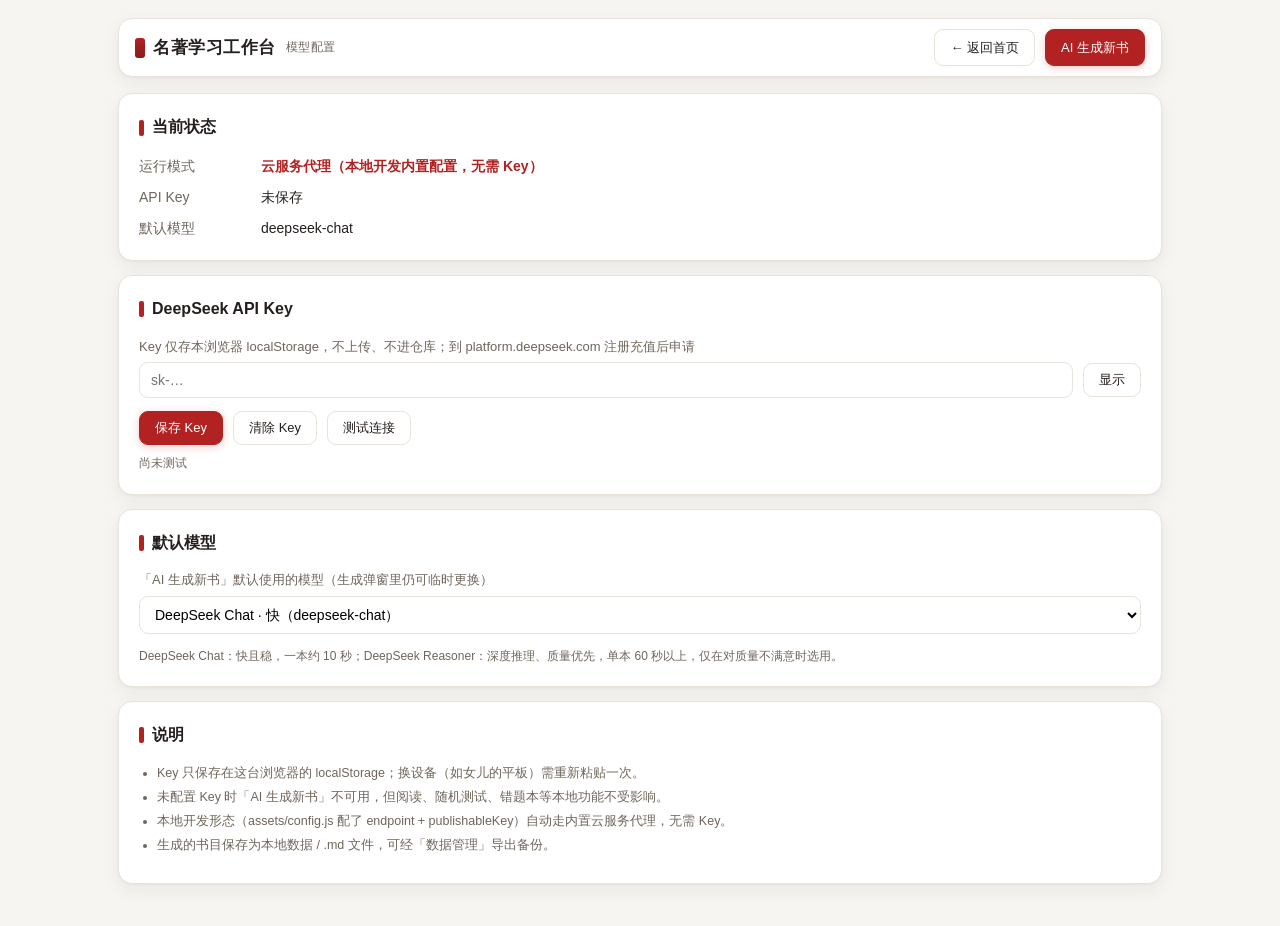
<file: settings.html>
<!DOCTYPE html>
<html lang="zh-CN">
<head>
<meta charset="UTF-8">
<meta name="viewport" content="width=device-width, initial-scale=1.0, viewport-fit=cover">
<meta name="theme-color" content="#b22222">
<meta name="format-detection" content="telephone=no">
<meta name="apple-mobile-web-app-capable" content="yes">
<meta name="mobile-web-app-capable" content="yes">
<meta name="apple-mobile-web-app-status-bar-style" content="default">
<title>模型配置 - 名著学习工作台</title>
<link rel="icon" type="image/svg+xml" href="assets/favicon.svg">
<link rel="icon" type="image/png" sizes="32x32" href="assets/favicon-32.png">
<link rel="icon" type="image/png" sizes="16x16" href="assets/favicon-16.png">
<link rel="apple-touch-icon" sizes="180x180" href="assets/apple-touch-icon.png">
<link rel="manifest" href="assets/site.webmanifest">
<style>
/* 名著学习工作台 · 样式（浅色 · 朱红主题 · 响应式） */
:root{
  --bg:#f6f5f2; --card:#ffffff; --line:#e8e3db; --ink:#241f1c; --sub:#6f665b;
  --accent:#b22222; --accent-2:#8a1a1a; --accent-soft:#fbecec; --accent-line:#f0cfcf;
  --ok:#2e7d54; --ok-soft:#e8f3ee; --warn:#b9760f; --danger:#c0392b;
  --shadow:0 1px 2px rgba(36,31,28,.04),0 6px 18px rgba(36,31,28,.06);
  --radius:14px;
}
*{box-sizing:border-box;margin:0;padding:0}
html{ -webkit-text-size-adjust:100%; text-size-adjust:100%; }
body{background:var(--bg);color:var(--ink);font-family:-apple-system,BlinkMacSystemFont,"PingFang SC","Microsoft YaHei",sans-serif;line-height:1.65;min-height:100vh;-webkit-font-smoothing:antialiased;-webkit-tap-highlight-color:transparent;}
a{color:var(--accent);text-decoration:none}
button,input,select,textarea{font-family:inherit}
img{max-width:100%}
.wrap{max-width:1080px;margin:0 auto;padding:18px 18px calc(28px + env(safe-area-inset-bottom));}

/* 顶栏 */
.topbar{display:flex;align-items:center;gap:10px;flex-wrap:wrap;background:var(--card);border:1px solid var(--line);border-radius:var(--radius);padding:10px 16px;margin-bottom:16px;box-shadow:var(--shadow)}
.topbar .brand{font-size:17px;font-weight:800;letter-spacing:.5px;display:flex;align-items:center;gap:8px}
.topbar .brand::before{content:"";width:10px;height:20px;background:linear-gradient(180deg,var(--accent),var(--accent-2));border-radius:3px;display:inline-block}
.topbar .brand small{font-size:12px;color:var(--sub);font-weight:500;margin-left:2px}
.topbar .spacer{flex:1}

.btn{border:1px solid var(--line);background:#fff;color:var(--ink);border-radius:9px;padding:7px 15px;font-size:13px;cursor:pointer;transition:.15s;white-space:nowrap}
.btn:hover{background:#faf8f5;border-color:#d8d2c8}
.btn.primary{background:var(--accent);border-color:var(--accent);color:#fff;box-shadow:0 2px 8px rgba(178,34,34,.22)}
.btn.primary:hover{background:var(--accent-2)}
.btn.primary:disabled{opacity:.6;cursor:not-allowed}
.btn.ghost{border-color:transparent;color:var(--accent)}
.btn[disabled]{opacity:.5;cursor:not-allowed}

/* 来源提示条 */
.source-banner{font-size:12.5px;color:var(--warn);background:#fff7e8;border:1px solid #f3e2bd;border-radius:10px;padding:8px 12px;margin-bottom:14px}
.source-banner.ok{color:var(--ok);background:var(--ok-soft);border-color:#bfe3d2}

/* 搜索区 */
.hero{background:linear-gradient(135deg,#fff,#fdeeee);border:1px solid var(--accent-line);border-radius:18px;padding:30px 22px;margin-bottom:16px;text-align:center;box-shadow:var(--shadow)}
.hero h1{font-size:22px;margin-bottom:6px;letter-spacing:.5px}
.hero .hero-sub{font-size:13px;color:var(--sub);margin-bottom:18px}
.searchbox{display:flex;gap:10px;max-width:560px;margin:0 auto}
.searchbox input{flex:1;border:1px solid var(--line);border-radius:11px;padding:11px 15px;font-size:14px;background:#fff;box-shadow:inset 0 1px 2px rgba(0,0,0,.03)}
.searchbox input:focus{outline:none;border-color:var(--accent);box-shadow:0 0 0 3px var(--accent-soft)}
.search-results{margin-top:14px;text-align:left;max-width:560px;margin-left:auto;margin-right:auto}
.search-results .row{display:flex;justify-content:space-between;align-items:center;border:1px solid var(--line);border-radius:11px;padding:9px 13px;margin-bottom:8px;font-size:14px;background:#fff;cursor:pointer;transition:.15s}
.search-results .row:hover{background:var(--accent-soft);border-color:var(--accent-line)}
.search-results .row .meta{font-size:12px;color:var(--sub)}
.search-results .row .left{display:flex;flex-direction:column;gap:2px}

/* 热门标签 */
.tagcloud{display:flex;gap:8px;flex-wrap:wrap;justify-content:center;margin-top:16px}
.tagcloud .tag-btn{font-size:12.5px;border:1px solid var(--accent-line);background:#fff;color:var(--accent);border-radius:999px;padding:4px 13px;cursor:pointer;transition:.15s}
.tagcloud .tag-btn:hover{background:var(--accent);color:#fff;border-color:var(--accent)}

/* 分组标题 */
.section-title{font-size:15px;font-weight:800;margin:22px 0 10px;display:flex;align-items:center;gap:8px}
.section-title .hint{font-size:12px;color:var(--sub);font-weight:500}

/* 书目卡片 */
.book-grid{display:grid;grid-template-columns:repeat(auto-fill,minmax(220px,1fr));gap:13px}
.book-card{background:var(--card);border:1px solid var(--line);border-radius:var(--radius);padding:15px;cursor:pointer;transition:.18s;position:relative;overflow:hidden}
.book-card::before{content:"";position:absolute;left:0;top:0;bottom:0;width:4px;background:linear-gradient(180deg,var(--accent),var(--accent-2));opacity:0;transition:.18s}
.book-card:hover{box-shadow:var(--shadow);border-color:var(--accent-line);transform:translateY(-2px)}
.book-card:hover::before{opacity:1}
.book-card .t{font-size:15px;font-weight:800;margin-bottom:4px;display:flex;align-items:center;gap:6px;flex-wrap:wrap}
.book-card .a{font-size:12px;color:var(--sub);margin-bottom:9px}
.book-card .tags{display:flex;gap:6px;flex-wrap:wrap}
.tag{font-size:11px;border:1px solid var(--line);border-radius:999px;padding:1px 9px;color:var(--sub);background:#faf8f5;white-space:nowrap}
.tag.grade{color:var(--accent);border-color:var(--accent-line);background:var(--accent-soft)}
.tag.skel{color:var(--warn);border-color:#f3e2bd;background:#fff7e8}
.progress-line{height:6px;background:#efeae2;border-radius:999px;margin-top:10px;overflow:hidden}
.progress-line i{display:block;height:100%;background:linear-gradient(90deg,var(--ok),#3da06b);border-radius:999px;transition:width .3s}
.book-card .prog-text{font-size:11px;color:var(--sub);margin-top:5px}
.book-del{position:absolute;top:8px;right:8px;font-size:11px;line-height:1;padding:4px 8px;border-radius:7px;border:1px solid var(--line);background:rgba(255,255,255,.92);color:var(--danger);cursor:pointer;opacity:0;transition:.15s}
.book-card:hover .book-del,.book-del:focus-visible{opacity:1}
.book-del:hover{border-color:var(--danger);background:#fef2f2}

/* 详情页 tabs：单行横向滚动（11 个模块不换行、不撑破页面；横滚仅限本容器） */
.tabs{display:flex;gap:7px;flex-wrap:nowrap;overflow-x:auto;margin-bottom:14px;padding:0 1px 6px;-webkit-overflow-scrolling:touch;scrollbar-width:thin}
.tabs .tab{flex:0 0 auto;border:1px solid var(--line);background:#fff;border-radius:999px;padding:7px 15px;font-size:13px;cursor:pointer;color:var(--sub);transition:.15s;white-space:nowrap}
.tabs .tab:hover{border-color:var(--accent-line);color:var(--accent)}
.tabs .tab.active{background:var(--accent);border-color:var(--accent);color:#fff;font-weight:600;box-shadow:0 2px 8px rgba(178,34,34,.2)}
.tabs .tab:focus-visible{outline:3px solid rgba(178,34,34,.35);outline-offset:1px}

.panel{background:var(--card);border:1px solid var(--line);border-radius:var(--radius);padding:20px;margin-bottom:14px;box-shadow:var(--shadow)}
.panel h2{font-size:16px;margin-bottom:14px;display:flex;align-items:center;gap:8px}
.panel h2::before{content:"";width:5px;height:16px;background:var(--accent);border-radius:2px;display:inline-block}
.panel h3{font-size:14px;margin:16px 0 9px}
.kv{display:grid;grid-template-columns:108px 1fr;gap:8px 14px;font-size:14px}
.kv dt{color:var(--sub)}
.kv dd{margin:0}
.note{font-size:12px;color:var(--warn);background:#fff7e8;border:1px dashed #f0d9a8;border-radius:9px;padding:9px 13px;margin-top:12px;line-height:1.6}

/* 导读（markdown 正文渲染） */
.intro{background:linear-gradient(180deg,#fff,#fdf6f6);border:1px solid var(--accent-line);border-radius:12px;padding:14px 18px;margin-bottom:16px;font-size:13.5px;line-height:1.8}
.intro h1,.intro h2,.intro h3,.intro h4{margin:10px 0 6px;color:var(--accent-2)}
.intro h2{font-size:15px}.intro h3{font-size:14px}
.intro ul,.intro ol{margin:6px 0 6px 22px}
.intro li{margin:3px 0}
.intro blockquote{border-left:3px solid var(--accent);background:var(--accent-soft);padding:6px 12px;margin:8px 0;border-radius:0 8px 8px 0;color:var(--sub)}
.intro code{background:#f1ece4;padding:1px 5px;border-radius:4px;font-size:12px}
.intro a{color:var(--accent);text-decoration:underline}

/* 时间线 */
.timeline{position:relative;padding-left:24px;margin-top:6px}
.timeline::before{content:"";position:absolute;left:7px;top:4px;bottom:4px;width:2px;background:linear-gradient(180deg,var(--accent-line),#e8e3db)}
.tl-item{position:relative;margin-bottom:13px;font-size:14px;padding:8px 12px;background:#fbfaf8;border:1px solid var(--line);border-radius:10px}
.tl-item::before{content:"";position:absolute;left:-21px;top:13px;width:10px;height:10px;border-radius:50%;background:#e3bdbd;border:2px solid #fff;box-shadow:0 0 0 1px #e3bdbd}
.tl-item.lv1::before{background:var(--accent);box-shadow:0 0 0 1px var(--accent)}
.tl-item .time{font-weight:800;margin-right:8px;color:var(--accent-2)}
.tl-item .ch{font-size:12px;color:var(--sub);margin-left:8px}
.tl-item .type{font-size:11px;border-radius:6px;padding:1px 7px;margin-left:8px;background:var(--accent-soft);color:var(--accent-2);white-space:nowrap}
.filter-row{display:flex;gap:8px;flex-wrap:wrap;margin-bottom:14px}
.filter-row .f{font-size:12px;border:1px solid var(--line);border-radius:999px;padding:4px 13px;cursor:pointer;color:var(--sub);background:#fff;transition:.15s}
.filter-row .f:hover{border-color:var(--accent-line)}
.filter-row .f.active{background:var(--accent);color:#fff;border-color:var(--accent)}

/* 人物翻转卡（<button> 实现：鼠标 / 触屏 / 键盘均可翻转，R8.4） */
.char-grid{display:grid;grid-template-columns:repeat(auto-fill,minmax(210px,1fr));gap:14px}
.flip-card{perspective:1000px;height:268px;width:100%;display:block;padding:0;border:none;background:none;font:inherit;color:inherit;text-align:left;cursor:pointer;border-radius:16px}
.flip-card:focus-visible{outline:3px solid rgba(178,34,34,.4);outline-offset:2px}
.flip-inner{position:relative;width:100%;height:100%;transition:transform .6s;transform-style:preserve-3d}
.flip-card.flipped .flip-inner{transform:rotateY(180deg)}
.face{position:absolute;inset:0;backface-visibility:hidden;border:1px solid var(--line);border-radius:16px;padding:16px;background:#fff;display:flex;flex-direction:column;overflow:auto;box-shadow:var(--shadow)}
.face.back{transform:rotateY(180deg);background:linear-gradient(180deg,#fff,#fdf3f3);border-color:var(--accent-line);font-size:13px}
.avatar{width:54px;height:54px;border-radius:15px;background:var(--accent-soft);border:1px solid var(--accent-line);color:var(--accent);display:flex;align-items:center;justify-content:center;font-size:24px;font-weight:800;margin-bottom:11px}
.face .name{font-size:16px;font-weight:800}
.face .title{font-size:12px;color:var(--sub);margin:3px 0 9px}
.stars{color:var(--warn);font-size:13px;letter-spacing:2px;margin-bottom:9px}
.chips{display:flex;gap:5px;flex-wrap:wrap;margin-top:auto}
.chip{font-size:11px;background:#f3efe9;border-radius:6px;padding:2px 8px;color:#5b5249}
.face.back ul{margin:6px 0 8px 18px}
.face.back li{margin:3px 0;line-height:1.55}
.face.back .q{font-size:12.5px;color:var(--accent-2);border-left:3px solid #e3bdbd;padding-left:9px;margin-top:6px;line-height:1.6}

/* 鱼骨图 */
.fishbone-box{overflow-x:auto;padding-bottom:6px}
.fishbone-box svg{min-width:680px;width:100%;height:auto}
.fb-legend{display:flex;gap:16px;font-size:12px;color:var(--sub);margin-top:10px;flex-wrap:wrap;align-items:center}
.fb-legend b{font-weight:700}
.fb-line-solid{color:var(--accent);font-weight:700}
.fb-line-dash{color:var(--warn);font-weight:700}

/* 人物形象分析 */
.analysis-block{border:1px solid var(--line);border-radius:11px;margin-bottom:10px;overflow:hidden;background:#fff}
.analysis-head{display:flex;justify-content:space-between;align-items:center;padding:11px 15px;background:#fbfaf8;cursor:pointer;font-size:14px;font-weight:800}
.analysis-head:hover{background:var(--accent-soft)}
.analysis-body{padding:12px 15px;font-size:13.5px;display:none}
.analysis-block.open .analysis-body{display:block}
.analysis-body .pt{margin-bottom:11px;padding-left:11px;border-left:3px solid var(--accent-line)}
.analysis-body .pt b{color:var(--accent)}
.analysis-body .ev,.analysis-body .sp{display:block;margin-top:3px;color:#4a423b}
.analysis-body .sp{color:var(--ok);font-weight:600}

/* 考点表 */
table.grid{width:100%;border-collapse:collapse;font-size:13px;overflow:hidden;border-radius:10px}
table.grid th,table.grid td{border:1px solid var(--line);padding:8px 10px;text-align:left;vertical-align:top}
table.grid th{background:#fbfaf8;color:var(--sub);font-weight:700;white-space:nowrap}

/* 掌握要求自检 */
.mastery-item{display:flex;gap:11px;align-items:flex-start;border:1px solid var(--line);border-radius:11px;padding:11px 13px;margin-bottom:9px;font-size:13.5px;background:#fff;transition:.15s}
.mastery-item:hover{border-color:var(--accent-line)}
.mastery-item input{margin-top:4px;width:17px;height:17px;accent-color:var(--accent);cursor:pointer}
.mastery-item .lv{font-size:11px;border-radius:6px;padding:1px 7px;background:var(--accent-soft);color:var(--accent-2);margin-right:7px;white-space:nowrap;font-weight:700}
.mastery-item.done{background:var(--ok-soft);border-color:#bfe3d2}
.mastery-item.done .lv{background:#cdeedd;color:#1f6b48}

/* 测试 */
.quiz-q{border:1px solid var(--line);border-radius:11px;padding:15px;margin-bottom:13px;font-size:14px;background:#fff}
.quiz-q .qtype{font-size:11px;color:var(--sub);margin-left:8px;border:1px solid var(--line);border-radius:6px;padding:0 6px}
.quiz-opts{display:grid;gap:7px;margin-top:9px}
.quiz-opts label{display:flex;gap:9px;align-items:flex-start;border:1px solid var(--line);border-radius:9px;padding:8px 11px;cursor:pointer;font-size:13.5px;transition:.13s}
.quiz-opts label:hover{background:#fbfaf8}
.quiz-opts label.correct{border-color:#86efac;background:#f0fdf4}
.quiz-opts label.wrong{border-color:#fca5a5;background:#fef2f2}
.quiz-opts input{margin-top:3px;accent-color:var(--accent)}
.quiz-short textarea{width:100%;border:1px solid var(--line);border-radius:9px;padding:9px;font-size:13px;font-family:inherit;margin-top:9px;min-height:66px;resize:vertical}
.ref{margin-top:9px;border-left:3px solid var(--ok);background:var(--ok-soft);padding:9px 13px;font-size:13px;border-radius:0 9px 9px 0;display:none;line-height:1.7}
.ref.show{display:block}
.quiz-bar{display:flex;gap:10px;align-items:center;flex-wrap:wrap;margin-bottom:14px;font-size:13px}
.quiz-bar select{border:1px solid var(--line);border-radius:8px;padding:6px 9px;font-size:13px;background:#fff}
.score-pill{font-size:13px;border-radius:999px;padding:4px 13px;background:var(--accent-soft);color:var(--accent-2);border:1px solid var(--accent-line);font-weight:700}

/* 通用 */
.row-flex{display:flex;gap:10px;align-items:center;flex-wrap:wrap}
.muted{color:var(--sub);font-size:12px;line-height:1.6}
.center{text-align:center}
.mt8{margin-top:8px}.mt16{margin-top:16px}

/* 模型配置页（settings.html）：面板内表单复用弹窗观感 */
.panel .field{margin-bottom:13px}
.panel .field label{display:block;font-size:13px;color:var(--sub);margin-bottom:5px;line-height:1.6}
.panel input[type=text],.panel input[type=password],.panel select{width:100%;border:1px solid var(--line);border-radius:9px;padding:9px 11px;font-size:14px;font-family:inherit;background:#fff}
.panel input[type=text]:focus,.panel input[type=password]:focus,.panel select:focus{outline:none;border-color:var(--accent);box-shadow:0 0 0 3px var(--accent-soft)}
.panel .kv dd.set-mode-direct{color:var(--ok);font-weight:600}
.panel .kv dd.set-mode-proxy{color:var(--accent);font-weight:600}
.panel .kv dd.set-mode-none{color:var(--warn);font-weight:600}
.set-msg{line-height:1.7}
.set-msg.ok{color:var(--ok)}
.set-msg.err{color:var(--danger)}
.set-list{margin:2px 0 6px 18px;font-size:12.5px;color:var(--sub);line-height:1.9}

/* 生成页 */
.gen-steps{font-size:13px;color:var(--sub);margin:10px 0;max-height:160px;overflow:auto}
.gen-steps li{margin:4px 0 4px 18px;line-height:1.5}
.gen-summary{background:var(--accent-soft);border:1px solid var(--accent-line);border-radius:10px;padding:10px 13px;margin:10px 0;font-size:13.5px;line-height:1.8}
.gen-summary .muted{margin-top:3px}
.gen-status{font-size:13px;font-weight:600;border-radius:9px;padding:8px 12px;margin:10px 0 4px;line-height:1.6}
.gen-status.full{color:#1a7f4b;background:#e9f7ef;border:1px solid #bfe6d0}
.gen-status.draft{color:#9a6a12;background:#fff7e8;border:1px dashed #f0d9a8}
.gen-missing{font-size:13px;font-weight:600;color:var(--warn);margin:10px 0 2px}
.modal .gen-missing + ul{margin:2px 0 6px 18px;font-size:12.5px;color:var(--sub);line-height:1.7}

/* 模态框 */
.modal-mask{position:fixed;inset:0;background:rgba(36,31,28,.45);display:none;align-items:center;justify-content:center;padding:18px;z-index:50;backdrop-filter:blur(2px)}
.modal-mask.show{display:flex}
.modal{background:#fff;border-radius:16px;max-width:640px;width:100%;max-height:90vh;overflow:auto;padding:22px;box-shadow:0 20px 60px rgba(0,0,0,.25)}
.modal h3{font-size:17px;margin-bottom:14px;font-weight:800}
.modal .field{margin-bottom:13px}
.modal label{display:block;font-size:13px;color:var(--sub);margin-bottom:5px}
.modal input[type=text],.modal textarea,.modal select{width:100%;border:1px solid var(--line);border-radius:9px;padding:9px 11px;font-size:14px;font-family:inherit;background:#fff}
.modal textarea{min-height:130px;font-size:12px;line-height:1.5}
.modal .actions{display:flex;gap:10px;justify-content:flex-end;margin-top:18px;flex-wrap:wrap}

/* toast */
#toast{position:fixed;left:50%;bottom:calc(28px + env(safe-area-inset-bottom));transform:translateX(-50%);background:#241f1c;color:#fff;font-size:13px;border-radius:11px;padding:10px 18px;display:none;z-index:99;max-width:84vw;box-shadow:0 8px 24px rgba(0,0,0,.3);line-height:1.5}
#toast.show{display:block;animation:toastIn .2s ease}
@keyframes toastIn{from{opacity:0;transform:translate(-50%,8px)}to{opacity:1;transform:translate(-50%,0)}}

@media (max-width:640px){
  /* 刘海屏安全区（上/左/右 + 底部 Home 条） */
  .wrap{padding-top:max(10px,env(safe-area-inset-top));
        padding-left:max(12px,env(safe-area-inset-left));
        padding-right:max(12px,env(safe-area-inset-right));
        padding-bottom:calc(20px + env(safe-area-inset-bottom))}
  .topbar{padding:9px 12px;gap:8px;row-gap:9px}
  .topbar .brand{font-size:15px}
  .topbar .brand small{display:none}
  .topbar .spacer{display:none}
  /* 首页：品牌独占一行，「AI 生成新书 / ↻ 刷新 / 数据管理」三按钮均分为一行 */
  .page-home .topbar .brand{flex:1 1 100%}
  .page-home .topbar .btn{flex:1 1 0;min-width:0;padding-left:6px;padding-right:6px;letter-spacing:-.2px}
  /* 详情页：返回 / 书名 / 删除同一行，书名可收缩换行不挤压按钮 */
  .page-detail .topbar{flex-wrap:nowrap}
  .page-detail .topbar > .btn{flex:0 0 auto}
  .page-detail .topbar .brand{flex:1 1 auto;min-width:0;font-size:15px;line-height:1.35;white-space:normal}
  /* 详情页模块 tab 吸顶，长页面随时可切换 */
  .page-detail .tabs{position:sticky;top:0;z-index:10;background:var(--bg);margin:0 -12px 12px;padding:8px 12px 8px;border-bottom:1px solid var(--line)}
  .btn{padding:9px 12px;font-size:13px}
  .hero{padding:22px 16px;border-radius:15px}
  .hero h1{font-size:19px}
  .searchbox{flex-direction:column}
  .searchbox .btn{width:100%}
  /* iOS Safari：输入控件字号 <16px 聚焦会自动放大整页，统一抬到 16px */
  .searchbox input,.modal input[type=text],.modal input:not([type]),.modal textarea,.modal select,
  .quiz-bar select,.quiz-short textarea{font-size:16px}
  .section-title{font-size:14px}
  .book-grid{grid-template-columns:1fr 1fr;gap:10px}
  .book-card{padding:12px}
  .book-card .t{font-size:13.5px}
  .kv{grid-template-columns:84px 1fr;gap:6px 10px;font-size:13px}
  .panel{padding:15px;margin-bottom:12px}
  .tabs{flex-wrap:nowrap;overflow-x:auto;padding-bottom:5px;-webkit-overflow-scrolling:touch;scrollbar-width:none}
  .tabs::-webkit-scrollbar{display:none}
  .tabs .tab{flex:0 0 auto}
  .char-grid{grid-template-columns:1fr;gap:12px}
  .flip-card{height:300px}
  .quote-grid{grid-template-columns:1fr;gap:12px}
  .quote-card{height:196px}
  .quiz-bar select,.quiz-bar .btn{font-size:13px}
  /* 弹窗在手机上近全屏、更易点按 */
  .modal-mask{padding:10px}
  .modal{padding:18px;max-height:92vh;border-radius:14px}
  .modal .actions{justify-content:stretch}
  .modal .actions .btn{flex:1}
}
/* 统一空态 */
.empty-state{border:1px dashed var(--line);border-radius:12px;background:#fbfaf8;padding:28px 20px;text-align:center;color:var(--sub)}
.empty-state .empty-title{font-size:15px;font-weight:700;color:var(--ink);margin-bottom:8px}
.empty-state .empty-desc{font-size:13px;line-height:1.7;margin:0 auto 14px;max-width:440px}
.empty-state .btn{margin:0 auto}

/* 章节目录 */
.chapter-list{list-style:none;margin:0;padding:0;display:flex;flex-direction:column;gap:9px}
.chapter-item{display:flex;gap:12px;align-items:flex-start;background:#fff;border:1px solid var(--line);border-radius:11px;padding:11px 13px}
.chapter-item .ch-no{flex:0 0 auto;min-width:32px;height:30px;padding:0 8px;border-radius:8px;background:var(--accent-soft);color:var(--accent-2);font-weight:700;font-size:13px;display:flex;align-items:center;justify-content:center}
.chapter-item .ch-main{min-width:0}
.chapter-item .ch-title{font-weight:600;font-size:14px;color:var(--ink);margin-bottom:3px}
.chapter-item .ch-gist{font-size:13px;color:var(--sub);line-height:1.65}

/* 名句积累翻牌卡（<button> 实现，鼠标 / 触屏 / 键盘均可翻转） */
.quote-grid{display:grid;grid-template-columns:repeat(auto-fill,minmax(250px,1fr));gap:14px}
.quote-card{perspective:1200px;display:block;width:100%;height:184px;padding:0;border:none;background:none;cursor:pointer;text-align:left;font:inherit;color:inherit;border-radius:14px}
.quote-card .flip-inner{position:relative;display:block;width:100%;height:100%;transition:transform .55s;transform-style:preserve-3d}
.quote-card.flipped .flip-inner{transform:rotateY(180deg)}
.quote-card .qface{position:absolute;inset:0;backface-visibility:hidden;-webkit-backface-visibility:hidden;border:1px solid var(--line);border-radius:14px;padding:15px;background:#fff;box-shadow:var(--shadow);display:flex;flex-direction:column;overflow:auto}
.quote-card .qfront{background:linear-gradient(160deg,#fff,#fdf3f3);border-color:var(--accent-line)}
.quote-card .qback{transform:rotateY(180deg);background:linear-gradient(160deg,#fff,#fbf6ec)}
.quote-card .q-hint{align-self:flex-start;font-size:11px;color:var(--accent-2);background:var(--accent-soft);border-radius:6px;padding:1px 8px;margin-bottom:9px}
.quote-card .q-front-text{font-size:15px;font-weight:700;color:var(--ink);line-height:1.5;flex:1}
.quote-card .q-flip-hint{margin-top:8px;font-size:11.5px;color:#a99f93}
.quote-card .q-back-text{font-size:13.5px;line-height:1.75;color:#3a342d;white-space:pre-wrap}
.quote-card:focus-visible{outline:3px solid rgba(178,34,34,.4);outline-offset:2px}

/* 读书方法（有序列表，序号与说明分层） */
.method-list{list-style:none;margin:0;padding:0;display:flex;flex-direction:column;gap:10px;counter-reset:m}
.method-item{display:flex;gap:12px;align-items:flex-start;background:#fff;border:1px solid var(--line);border-radius:11px;padding:12px 14px}
.method-item .m-no{flex:0 0 auto;width:26px;height:26px;border-radius:50%;background:var(--accent);color:#fff;font-weight:700;font-size:13px;display:flex;align-items:center;justify-content:center;margin-top:1px}
.method-item .m-text{font-size:14px;line-height:1.75;color:#332d27;min-width:0}

@media (max-width:380px){
  .book-grid{grid-template-columns:1fr}
}

/* ===== R8 响应式与可访问性增强 ===== */
/* 统一键盘焦点可见（输入类保留各自聚焦描边，避免双重） */
button:focus-visible,a:focus-visible,[tabindex]:focus-visible{outline:3px solid rgba(178,34,34,.42);outline-offset:2px}
.modal input[type=text]:focus,.modal textarea:focus,.modal select:focus,
.quiz-bar select:focus,.quiz-q textarea:focus,.quiz-opts input:focus-visible{outline:none;border-color:var(--accent);box-shadow:0 0 0 3px var(--accent-soft)}

/* 人物分析折叠头由 div 改为 button 后的样式重置 */
.analysis-head{width:100%;border:none;font-family:inherit;text-align:left}

/* 长文本 / 长链接不撑破卡片 */
.panel,.intro,.modal,.quiz-q,.tl-item,.analysis-body,.chapter-item,.method-item,.quote-card .qback-text{overflow-wrap:break-word;word-break:break-word}
/* 考点表在窄屏容器内横向滚动，不撑破页面 */
table.grid{display:block;max-width:100%;overflow-x:auto;-webkit-overflow-scrolling:touch}

/* 触屏设备：主要可点元素满足 ≥44px 触摸目标（R8.1） */
@media (pointer:coarse){
  .tabs .tab,.filter-row .f,.tagcloud .tag-btn{min-height:44px;display:inline-flex;align-items:center}
  .btn{min-height:44px;display:inline-flex;align-items:center;justify-content:center}
  .quiz-opts label{min-height:44px}
  .analysis-head{min-height:48px}
}

/* 尊重系统「减少动态效果」：关闭翻牌/悬浮/进场动画（R8.5） */
@media (prefers-reduced-motion: reduce){
  *,*::before,*::after{animation-duration:.001ms!important;animation-iteration-count:1!important;transition-duration:.001ms!important;scroll-behavior:auto!important}
  .flip-inner{transition:none!important}
}

/* 窄屏兜底：页面本身不出现横向滚动（横滚只在 tabs/鱼骨/表格容器内） */
@media (max-width:640px){
  html,body{max-width:100%;overflow-x:hidden}
}


</style>
<script>window.HXW_BOOKS_BUNDLE = [{"id": "hongxing-zhaoyao-zhongguo", "title": "红星照耀中国", "aliases": ["西行漫记", "Red Star Over China"], "grade": "八上", "author": {"name": "埃德加·斯诺", "country": "美国", "role": "记者", "bio": "1905 年生于美国，1928 年来华，是第一个进入陕甘宁边区采访的西方记者。"}, "genre": "纪实作品（报告文学）", "era": "1936 年 6—10 月采访", "place": "陕甘宁边区（当时中共中央驻保安）", "background": "九一八事变后民族危机加深，国共对峙、国民党对红军实行新闻封锁与造谣，斯诺受宋庆龄与中共地下党安排进入边区。", "pubInfo": "1937 年 10 月伦敦首版，一个月内连印 5 版，后被译成 20 多种文字", "status": "第一部向世界介绍中国共产党和红军的纪实作品，被誉为研究中国革命的经典百科全书", "curriculum": "统编版语文八年级上册第三单元名著导读「纪实作品的阅读」", "skeleton": false, "modules": {"timeline": [{"time": "1905", "event": "埃德加·斯诺生于美国", "chapter": "—", "level": 1, "type": "作者生平"}, {"time": "1928", "event": "斯诺来华，任欧美报社驻华记者", "chapter": "—", "level": 1, "type": "作者生平"}, {"time": "1921.7", "event": "毛泽东赴上海出席中共一大", "chapter": "第4篇", "level": 1, "type": "历史背景"}, {"time": "1927", "event": "南昌起义、秋收起义、广州起义先后爆发", "chapter": "第2篇", "level": 2, "type": "历史背景"}, {"time": "1928.4", "event": "井冈山会师（朱德与毛泽东）", "chapter": "第4篇", "level": 1, "type": "历史背景"}, {"time": "1931.11", "event": "中华苏维埃共和国在瑞金成立，毛泽东任主席", "chapter": "第4篇", "level": 2, "type": "历史背景"}, {"time": "1934.10", "event": "第五次反「围剿」失败，红军被迫长征", "chapter": "第5篇", "level": 1, "type": "历史背景"}, {"time": "1935.1", "event": "遵义会议（生死攸关的转折点）", "chapter": "第5篇", "level": 1, "type": "历史背景"}, {"time": "1935.5", "event": "强渡大渡河、飞夺泸定桥", "chapter": "第5篇", "level": 2, "type": "历史背景"}, {"time": "1935.6 / 8", "event": "翻雪山、过草地", "chapter": "第5篇", "level": 2, "type": "历史背景"}, {"time": "1935.10", "event": "中央红军到达陕北吴起镇（长征尚未结束）", "chapter": "第5篇", "level": 2, "type": "历史背景"}, {"time": "1936.6", "event": "斯诺离北平，经西安、洛川进入苏区", "chapter": "第1篇", "level": 2, "type": "书中事件"}, {"time": "1936.7", "event": "在安塞百家坪会见周恩来，接受约 92 天采访日程建议", "chapter": "第2篇", "level": 2, "type": "书中事件"}, {"time": "1936.7", "event": "抵保安，多次会见毛泽东，谈抗日战争与统一战线", "chapter": "第3篇", "level": 1, "type": "书中事件"}, {"time": "1936.8—9", "event": "赴预旺堡前线，采访彭德怀、徐海东，接触「红小鬼」", "chapter": "第7—9篇", "level": 1, "type": "书中事件"}, {"time": "1936.10", "event": "三大主力红军会师，长征胜利结束", "chapter": "第5篇", "level": 1, "type": "历史背景"}, {"time": "1936.10", "event": "斯诺结束采访，返回北平", "chapter": "第12篇", "level": 1, "type": "书中事件"}, {"time": "1936.12.12", "event": "西安事变爆发并和平解决，抗日民族统一战线初步形成", "chapter": "第12篇", "level": 1, "type": "历史背景"}, {"time": "1937.10", "event": "《Red Star Over China》伦敦首版", "chapter": "—", "level": 1, "type": "创作背景"}, {"time": "1938", "event": "中译本《西行漫记》出版", "chapter": "—", "level": 2, "type": "创作背景"}], "characters": [{"name": "毛泽东", "title": "中共中央领导人", "stars": 5, "keywords": ["精明博学", "军事和政治战略家", "生活简朴", "精力过人"], "intro": "斯诺在保安的主要采访对象，第四篇整篇是他的自述生平。", "events": ["窑洞中多次长谈，每天工作十三四个小时，常深夜才休息", "住房四壁简陋只挂地图，「奢侈品」是一顶蚊帐，生活与战士无异", "提出抗日战争三条件与抗日民族统一战线主张", "读马克思主义哲学，也读康德、黑格尔、卢梭等著作"], "quote": "他是个面容瘦削、看上去很像林肯的人物，个子高出一般的中国人，背有些驼，一头浓密的黑发留得很长，双眼炯炯有神，鼻梁很高，颧骨突出。"}, {"name": "周恩来", "title": "", "stars": 5, "keywords": ["温和文雅", "平易近人", "知识渊博", "忠于信仰"], "intro": "书生出身的「造反者」，为斯诺进入红区牵线并拟定采访日程。", "events": ["初见斯诺即用英语问候，用相当谦虚的语气为他拟定约 92 天采访日程", "自述南开学校—五四学生领袖被捕—赴法—黄埔军校政治部主任—南昌起义—地下斗争—长征的历程"], "quote": ""}, {"name": "彭德怀", "title": "红军将领", "stars": 4, "keywords": ["乐观豁达", "勇敢率真", "大公无私", "吃苦耐劳"], "intro": "第八篇重点人物，直率的前线指挥员形象。", "events": ["迟睡早起，每晚平均只睡四五个小时", "被捕期间受尽刑罚，没有屈服招供", "带领饥民运走拒绝平价售米的大地主的存粮", "向斯诺介绍游击战术原则，条理清晰"], "quote": ""}, {"name": "朱德", "title": "红军总司令", "stars": 5, "keywords": ["温和谦逊", "爱护部下", "平易近人", "信念执着"], "intro": "第十篇「关于朱德」；韦尔斯评他与毛泽东是「两个孪生天才」。", "events": ["为寻找共产党拒绝军阀给的师长职位，赴上海、北京、柏林，1922 年入党", "喜欢在营地里转，同弟兄们坐在一起讲故事、打球", "作战不管大小，事前必查勘地形，亲自领导部队"], "quote": "中国共产主义运动的历史进程，如果没有它的两个孪生天才「朱、毛」，是无法想象的。——韦尔斯"}, {"name": "贺龙", "title": "", "stars": 4, "keywords": ["英勇善战", "神出鬼没", "忠诚谦虚"], "intro": "第二篇「贺龙二三事」；斯诺称他像老虎一样强壮有力。", "events": ["1928 年率领村民袭击收税的国民党，缴获武器武装第一支农民军", "行军神出鬼没，据说 200 里外地主士绅就闻风而逃", "加入中国共产党后忠于党，从不违反党的纪律，总希望别人提出批评"], "quote": "他是个大个子，像个老虎一样强壮有力。年过半百，不计较个人财物——除了马匹，他喜欢马。"}, {"name": "徐海东", "title": "红十五军团军团长", "stars": 4, "keywords": ["阶级意识强", "热情真诚", "大胆无畏", "爱护部下"], "intro": "第九篇「红色窑工」，斯诺想见的「红色窑工」就是他。", "events": ["窑工出身，共产党被迫转入地下时组织起湖北省第一支工农军队（17 人、一把手枪、八粒子弹）", "打仗十年，负伤八次，一颗子弹从眼下穿过脑袋又从耳后穿出", "徐家 66 口人被国民党杀害，阶级意识由此而来"], "quote": "一个红军抵得上五个白军。"}, {"name": "红小鬼", "title": "少年红军战士（群体）", "stars": 4, "keywords": ["耐心勤劳", "认真负责", "乐观自信", "严守纪律"], "intro": "第七、十篇群体形象，斯诺说看到他们就看到了中国的未来和希望。", "events": ["向季邦等少年主动承担站岗放哨、通讯联络等工作，一丝不苟", "生活艰苦却耐心好学、活泼乐观；拒绝斯诺的糖果，但同意他拍照"], "quote": ""}, {"name": "张学良、杨虎城", "title": "东北军 / 十七路军将领", "stars": 3, "keywords": ["民族大义", "停止内战"], "intro": "第一、十二篇配角，统一战线形成的关键力量。", "events": ["与红军达成默契、秘密停战", "1936 年 12 月 12 日发动西安事变，促成抗日民族统一战线初步形成"], "quote": ""}], "fishbone": {"head": "红色中国为什么能够存在？", "spine": "明线：斯诺的采访行程（北平→西安→洛川→保安→预旺堡→保安→北平）", "bones": [{"name": "暗线：红色力量由危转安", "desc": "反「围剿」失败→长征→扎根陕北→东征抗日→统一战线，由弱到强", "chapter": "第5、12篇"}, {"name": "认知线：斯诺的态度转变", "desc": "从带着「红色中国之谜」的疑虑，到预言红星必将照耀全中国", "chapter": "第1、12篇"}, {"name": "民心线：土地革命与人民拥护", "desc": "打土豪分田地、苏区新气象，农民拥护红军", "chapter": "第6、7篇"}, {"name": "抗日线：停止内战一致抗日", "desc": "共产党以民族大义为先，对东北军开展统一战线工作", "chapter": "第3、10篇"}, {"name": "纪实线：用事实粉碎谣言", "desc": "第一手采访让世界第一次看见真实的中国共产党和红军", "chapter": "全书"}]}, "analyses": [{"person": "毛泽东", "points": [{"view": "生活简朴、廉洁奉公的领导者", "evidence": "窑洞四壁简陋只挂地图，「奢侈品」是一顶蚊帐，伙食与一般战士没有两样", "spirit": "与战士同甘共苦"}, {"view": "精明而博学的知识分子", "evidence": "读马克思主义哲学，也读康德、黑格尔、卢梭；记忆力与专注力异乎常人", "spirit": "以理论指导实践"}, {"view": "天才的军事和政治战略家", "evidence": "提出抗日战争三条件，判断抗战形势与统一战线方向；每天工作十三四个小时", "spirit": "运筹帷幄、预见大势"}]}, {"person": "周恩来", "points": [{"view": "温和文雅、平易近人", "evidence": "初见斯诺用英语问候，为他拟定 92 天采访日程，语气谦虚", "spirit": "待人周到、尊重他人"}, {"view": "书生出出的「造反者」", "evidence": "出身官僚家庭却组织学生运动，参加南昌起义，九死一生走到陕北", "spirit": "为信仰冲破阶层与封锁"}]}, {"person": "彭德怀", "points": [{"view": "坚强不屈、正义感强", "evidence": "被捕受尽刑罚不招供；带领饥民运走拒绝平价售米的大地主的存粮", "spirit": "为穷人挺身而出"}, {"view": "吃苦耐劳、精力过人", "evidence": "迟睡早起，每晚平均只睡四五个小时，仍打起仗来毫不含糊", "spirit": "身先士卒"}]}, {"person": "朱德", "points": [{"view": "爱护部下、平易近人", "evidence": "喜欢在营地里转，同弟兄们讲故事、打球；战前必查勘地形", "spirit": "官兵一致"}, {"view": "信念执着", "evidence": "拒绝军阀师长职位，赴上海、北京、柏林寻找共产党，1922 年入党", "spirit": "追求真理不计名利"}]}, {"person": "贺龙", "points": [{"view": "英勇善战、忠诚谦虚", "evidence": "袭击收税国民党起家；行军神出鬼没，200 里外闻风逃；严守纪律、欢迎批评", "spirit": "粗中有细、令行禁止"}]}, {"person": "徐海东", "points": [{"view": "阶级意识与自豪感极强", "evidence": "笑称自己是「苦力」，说「一个红军抵得上五个白军」；徐家 66 口被害", "spirit": "无产阶级的觉醒与骨气"}, {"view": "大胆无畏、爱护部下", "evidence": "17 人起家组建湖北第一支工农军队；打仗十年负伤八次；为士兵撞树受伤", "spirit": "出生入死、爱兵如子"}]}, {"person": "红小鬼（群体）", "points": [{"view": "认真负责、严守纪律", "evidence": "主动承担站岗放哨等工作，拒绝糖果却同意拍照，自立自尊", "spirit": "小年纪、大担当"}, {"view": "耐心好学、乐观自信", "evidence": "生活艰苦仍努力学习，斯诺说看到他们就看到了中国的未来和希望", "spirit": "革命乐观主义"}]}], "examPoints": [{"point": "文学常识：作者与体裁", "questionType": "识记匹配", "template": "抓关键词：纪实作品＋外国记者视角＋中国共产党和红军→《红星照耀中国》", "scoring": "1 空 1 分"}, {"point": "长征关键节点", "questionType": "内容理解", "template": "起止时间（1934.10—1936.10）、遵义会议、会师地点，直接对应", "scoring": "1 空 1 分；注意 1935.10 只是中央红军到吴起镇"}, {"point": "人物形象分析", "questionType": "内容理解", "template": "观点＋书中具体事例＋精神概括，分点作答", "scoring": "4 分题至少 2 个采分点＋文本依据"}, {"point": "「红小鬼」的革命精神", "questionType": "内容理解", "template": "具体细节（主动工作、拒绝糖果同意拍照）＋精神概括＋斯诺的评价", "scoring": "4 分题 2 采分点＋结合文本"}, {"point": "书名含义", "questionType": "开放感悟", "template": "「红星」象征中国共产党及其领导的红色革命；「照耀」预示必将照耀全中国", "scoring": "象征义＋预言义各 1 点"}, {"point": "为什么当红军", "questionType": "内容理解", "template": "① 反抗压迫、保卫土地果实 ② 抗日救国 ③ 平等有尊严、能学文化", "scoring": "三条各 1 分"}, {"point": "纪实作品「用事实说话」", "questionType": "鉴赏探究", "template": "第一手采访＋引用自述原话＋具体数字细节，区分事实与作者观点", "scoring": "举例 2 个＋总说 1 点"}, {"point": "长征精神及当代意义", "questionType": "开放感悟", "template": "观点＋原著依据＋联系实际，忌空泛口号", "scoring": "3 分题各 1 点"}], "mastery": [{"level": "识记", "requirement": "记住文学常识六要素：作者—国别—书名—体裁—时间—地点", "check": "默写六要素无一错字；说出全书 12 篇与约 92 天"}, {"level": "理解", "requirement": "掌握 12 篇结构、时间线与主要人物的事迹", "check": "给任一内容能说出篇目；七组人物各能说 2 个具体事例"}, {"level": "应用", "requirement": "能按「观点＋事例＋精神」完成人物分析题", "check": "4 分题对照评分标准自批达标"}, {"level": "评价", "requirement": "能阐释书名寓意、长征精神与本书的当代价值", "check": "能用自己的话答「红星为什么必将照耀全中国」"}], "quiz": [{"type": "单选", "question": "《红星照耀中国》的作者是哪国记者？", "options": ["英国", "美国", "法国", "苏联"], "answer": 1, "explain": "埃德加·斯诺是美国记者；勿与史沫特莱、斯特朗混淆。"}, {"type": "单选", "question": "本书的体裁是？", "options": ["长篇小说", "纪实作品（报告文学）", "诗歌集", "戏剧"], "answer": 1, "explain": "纪实作品，最大特点是用事实说话。"}, {"type": "单选", "question": "本书曾用的译名是？", "options": ["《西行漫记》", "《红旗飘飘》", "《北上》", "《红色中国》"], "answer": 0, "explain": "中译本曾名《西行漫记》，为在国民党统治区发行而改。"}, {"type": "单选", "question": "斯诺采访时中共中央驻在？", "options": ["延安", "保安", "瑞金", "西安"], "answer": 1, "explain": "1936 年中共中央驻保安（今志丹县），勿想当然写延安。"}, {"type": "单选", "question": "全书共多少篇？", "options": ["10 篇", "12 篇", "15 篇", "20 篇"], "answer": 1, "explain": "全书 12 篇，采访日程约 92 天。"}, {"type": "单选", "question": "「红色窑工」指的是谁？", "options": ["彭德怀", "贺龙", "徐海东", "刘志丹"], "answer": 2, "explain": "徐海东，红十五军团军团长，司令部在预旺堡；徐家 66 口人被害。"}, {"type": "单选", "question": "毛泽东毕业于哪所学校？", "options": ["北京大学", "湖南第一师范", "黄埔军校", "湘乡中学"], "answer": 1, "explain": "湖南第一师范毕业；北大期间身份是图书馆助理员，不是毕业生。"}, {"type": "单选", "question": "长征胜利结束的标志是？", "options": ["1935 年 10 月中央红军到吴起镇", "1936 年 10 月三大主力会师", "遵义会议召开", "红军东征山西"], "answer": 1, "explain": "1935.10 只是中央红军到达陕北；1936.10 三大主力会师才结束。"}, {"type": "单选", "question": "韦尔斯用哪句话评价朱德与毛泽东？", "options": ["「一时瑜亮」", "「两个孪生天才」", "「卧龙凤雏」", "「绝代双骄」"], "answer": 1, "explain": "第十篇引韦尔斯：没有「朱、毛」这两个孪生天才，无法想象中国共产主义运动的历史进程。"}, {"type": "单选", "question": "斯诺为周恩来拟定的采访日程约为多少天？", "options": ["30 天", "92 天", "180 天", "365 天"], "answer": 1, "explain": "约 92 天，见第二篇百家坪初见面。"}, {"type": "简答", "question": "红军战士为什么愿意舍命跟随共产党？请分条概括。", "reference": "① 反抗阶级压迫、保卫土地革命的果实；② 抗日救国、不愿当亡国奴；③ 红军内人人平等、有尊严，能识字学文化、有前途。", "scoring": "三条各 1 分"}, {"type": "简答", "question": "结合具体内容，分析「红小鬼」身上体现的革命精神。", "reference": "① 向季邦等主动承担站岗放哨等工作，一丝不苟——认真负责、严守纪律；② 生活艰苦却耐心好学、活泼乐观，拒绝糖果却同意拍照——自立自尊、革命乐观主义；③ 斯诺称看到他们就看到了中国的未来和希望——信仰坚定、充满朝气。", "scoring": "每点「细节 1 分＋精神 1 分」，共 4 分"}, {"type": "简答", "question": "斯诺为什么称长征是「无与伦比」的远征？", "reference": "战略转移中核心力量完整无损、军心士气不减；渡金沙江、强渡大渡河、翻雪山、过草地九死一生；千千万万青年的热情、希望与革命乐观情绪贯穿全程，是「现代史上无与伦比的一次远征」。", "scoring": "名句定位 1 分＋具体艰险 1 分＋精神内核 1 分"}, {"type": "简答", "question": "书名为什么叫《红星照耀中国》？", "reference": "「红星」象征中国共产党及其领导的红色革命；「照耀」预示这颗红星不仅照耀中国西北，而且必将照耀全中国——这是斯诺基于事实作出的预见。", "scoring": "象征义 1 分＋预言义 1 分"}, {"type": "简答", "question": "作为纪实作品，本书「用事实说话」体现在哪里？请举一例。", "reference": "斯诺面对面采访并引用毛泽东、周恩来等自述原话；记录采访行程、苏区政策、红军生活等第一手见闻；用具体数字（如徐家 66 口、17 人起家）增强可信度，并区分事实与作者观点。", "scoring": "举例 1 分＋说明 1 分"}], "quotes": [{"front": "斯诺如何评价长征中的青年人", "back": "「这些千千万万青年人的经久不衰的热情，始终如一的希望，令人惊诧的革命乐观情绪……都体现在现代史上无与伦比的一次远征的历史中了。」（第五篇）"}, {"front": "长征的历史定位", "back": "「长征是当今时代无与伦比的一次史诗般的远征。」"}, {"front": "毛泽东的外貌描写", "back": "「他是个面容瘦削、看上去很像林肯的人物……双眼炯炯有神，鼻梁很高，颧骨突出。」（第三篇）"}, {"front": "韦尔斯如何评价朱、毛", "back": "「中国共产主义运动的历史进程，如果没有它的两个孪生天才『朱、毛』，是无法想象的。」（第十篇）"}, {"front": "抗日战争三条件", "back": "① 中国结成抗日民族统一战线；② 全世界结成反日统一战线；③ 被压迫各国人民采取革命行动。（第三篇）"}, {"front": "徐海东的豪言", "back": "「一个红军抵得上五个白军。」（第九篇）"}], "chapters": [{"no": 1, "title": "探寻红色中国", "gist": "采访缘起；张学良、杨虎城与共产党默契；洛川见少年乡主席刘龙火"}, {"no": 2, "title": "去红都的道路", "gist": "遭白匪追逐；百家坪见周恩来；贺龙二三事"}, {"no": 3, "title": "在保安", "gist": "毛泽东第一印象；反帝反封建政策；抗日战争三条件；红军大学与剧社"}, {"no": 4, "title": "一个共产党员的由来", "gist": "毛泽东自述生平与思想转变"}, {"no": 5, "title": "长征", "gist": "第五次围剿—遵义会议—大渡河—雪山草地—会师；篇末引《七律·长征》"}, {"no": 6, "title": "红星在西北", "gist": "刘志丹开创陕北苏区；灾荒捐税；苏维埃政策"}, {"no": 7, "title": "去前线的路上", "gist": "农民拥护；苏区工业与工人"}, {"no": 8, "title": "同红军在一起", "gist": "「真正的」红军；彭德怀；为什么当红军；游击战术"}, {"no": 9, "title": "同红军在一起（续）", "gist": "徐海东；阶级战争；四大马；回民政策"}, {"no": 10, "title": "战争与和平", "gist": "红小鬼向季邦；统一战线实践；关于朱德"}, {"no": 11, "title": "回到保安", "gist": "宗教与俘虏政策；共产国际与李德的影响"}, {"no": 12, "title": "又是白色世界", "gist": "西安事变始末与抗日民族统一战线的形成"}], "method": ["利用序言、目录迅速获得对作品的整体印象", "边读边梳理作品中事实的前因后果、发展线索", "把握「事实」之后，读明白作者想用事实说什么「话」", "最终从作品中获得启迪，指导学习与生活"]}, "sources": ["统编版语文八年级上册名著导读", "原著（董乐山译本通行译文）"], "todo": ["彭德怀「悬赏传单」细节请回第八篇原书核对"], "body": "# 红星照耀中国 · 内容导读\n\n第一部向世界介绍中国共产党和红军的纪实作品，被誉为研究中国革命的经典百科全书\n\n## 章节速览\n- 第1篇 《探寻红色中国》：采访缘起；张学良、杨虎城与共产党默契；洛川见少年乡主席刘龙火\n- 第2篇 《去红都的道路》：遭白匪追逐；百家坪见周恩来；贺龙二三事\n- 第3篇 《在保安》：毛泽东第一印象；反帝反封建政策；抗日战争三条件；红军大学与剧社\n- 第4篇 《一个共产党员的由来》：毛泽东自述生平与思想转变\n- 第5篇 《长征》：第五次围剿—遵义会议—大渡河—雪山草地—会师；篇末引《七律·长征》\n- 第6篇 《红星在西北》：刘志丹开创陕北苏区；灾荒捐税；苏维埃政策\n- 第7篇 《去前线的路上》：农民拥护；苏区工业与工人\n- 第8篇 《同红军在一起》：「真正的」红军；彭德怀；为什么当红军；游击战术\n- 第9篇 《同红军在一起（续）》：徐海东；阶级战争；四大马；回民政策\n- 第10篇 《战争与和平》：红小鬼向季邦；统一战线实践；关于朱德\n- 第11篇 《回到保安》：宗教与俘虏政策；共产国际与李德的影响\n- 第12篇 《又是白色世界》：西安事变始末与抗日民族统一战线的形成\n\n## 读书方法\n1. 利用序言、目录迅速获得对作品的整体印象\n2. 边读边梳理作品中事实的前因后果、发展线索\n3. 把握「事实」之后，读明白作者想用事实说什么「话」\n4. 最终从作品中获得启迪，指导学习与生活\n\n## 名句积累\n- **斯诺如何评价长征中的青年人**：「这些千千万万青年人的经久不衰的热情，始终如一的希望，令人惊诧的革命乐观情绪……都体现在现代史上无与伦比的一次远征的历史中了。」（第五篇）\n- **长征的历史定位**：「长征是当今时代无与伦比的一次史诗般的远征。」\n- **毛泽东的外貌描写**：「他是个面容瘦削、看上去很像林肯的人物……双眼炯炯有神，鼻梁很高，颧骨突出。」（第三篇）\n- **韦尔斯如何评价朱、毛**：「中国共产主义运动的历史进程，如果没有它的两个孪生天才『朱、毛』，是无法想象的。」（第十篇）\n- **抗日战争三条件**：① 中国结成抗日民族统一战线；② 全世界结成反日统一战线；③ 被压迫各国人民采取革命行动。（第三篇）\n- **徐海东的豪言**：「一个红军抵得上五个白军。」（第九篇）"}, {"id": "jianai", "title": "简·爱", "aliases": ["《简爱》", "Jane Eyre"], "grade": "九下", "author": {"name": "夏洛蒂·勃朗特", "country": "英国", "role": "小说家", "bio": "19世纪英国女作家，与两个妹妹并称“勃朗特三姐妹”，一生多任家庭教师。"}, "genre": "长篇小说（带有自传色彩的现实主义小说）", "era": "19世纪中叶英国（维多利亚时代）", "place": "英国（盖茨海德、洛伍德学校、桑菲尔德庄园、沼屋等地）", "background": "夏洛蒂·勃朗特曾长期担任家庭教师，对当时女性的处境深有体会。小说以第一人称女性视角写成长与爱情，带有自传色彩，反映了维多利亚时代女性的压抑与抗争。", "pubInfo": "1847年以笔名柯勒·贝尔出版。【待核实】具体出版月份与出版社信息。", "status": "英国文学史上具有代表性的女性成长小说之一，被视为早期女性主义文学的重要作品。", "curriculum": "统编版九年级下册名著导读（外国小说）【待核实】具体单元位置", "modules": {"timeline": [{"time": "幼年", "event": "简·爱父母双亡，被寄养在舅妈里德太太家，受尽歧视与欺凌。", "chapter": "—", "level": 1, "type": "书中事件"}, {"time": "幼年", "event": "简·爱被关进“红房子”，受到极大惊吓。", "chapter": "—", "level": 1, "type": "书中事件"}, {"time": "十岁左右", "event": "因反抗表哥约翰，简·爱被送往洛伍德慈善学校。", "chapter": "—", "level": 1, "type": "书中事件"}, {"time": "求学期间", "event": "简·爱结识好友海伦·彭斯，海伦在病疫中去世。", "chapter": "—", "level": 1, "type": "书中事件"}, {"time": "求学期间", "event": "坦普尔小姐关照简·爱，简·爱学业优异并留校任教。", "chapter": "—", "level": 2, "type": "书中事件"}, {"time": "成年", "event": "简·爱登报求职，到桑菲尔德庄园任家庭教师，教阿黛尔。", "chapter": "—", "level": 1, "type": "书中事件"}, {"time": "成年", "event": "简·爱与主人罗切斯特相识，逐渐产生感情。", "chapter": "—", "level": 1, "type": "书中事件"}, {"time": "婚礼前", "event": "婚礼前夕简·爱看到疯女人的幻影，婚纱被撕。", "chapter": "—", "level": 2, "type": "书中事件"}, {"time": "婚礼当天", "event": "婚礼上梅森揭发：罗切斯特已有妻子，即被关在三楼的疯女人伯莎。", "chapter": "—", "level": 1, "type": "书中事件"}, {"time": "出走后", "event": "简·爱拒绝做罗切斯特的情妇，只身出走，流落荒原。", "chapter": "—", "level": 1, "type": "书中事件"}, {"time": "沼屋", "event": "简·爱被圣约翰兄妹收留，任乡村学校教师。", "chapter": "—", "level": 2, "type": "书中事件"}, {"time": "沼屋", "event": "简·爱意外获得遗产，发现圣约翰兄妹是她的表亲。", "chapter": "—", "level": 2, "type": "书中事件"}, {"time": "结尾", "event": "简·爱拒绝圣约翰的求婚，回到桑菲尔德，发现庄园失火，罗切斯特为救伯莎而失明、致残。", "chapter": "—", "level": 1, "type": "书中事件"}, {"time": "结尾", "event": "简·爱与罗切斯特在平等基础上结婚，获得幸福。", "chapter": "—", "level": 1, "type": "书中事件"}, {"time": "1847年", "event": "《简·爱》以笔名柯勒·贝尔出版。", "chapter": "—", "level": 2, "type": "创作背景"}, {"time": "19世纪中叶", "event": "英国维多利亚时代，女性缺乏独立地位，家庭教师地位低下。", "chapter": "—", "level": 2, "type": "历史背景"}], "characters": [{"name": "简·爱", "title": "家庭教师", "stars": 5, "keywords": ["自尊", "独立", "反抗"], "intro": "相貌平凡而精神坚强、追求平等与尊严的女性。", "events": ["在舅妈家反抗表哥约翰的欺侮", "拒绝罗切斯特要她做情妇的请求而毅然出走"], "quote": "你以为，因为我穷、低微、不美、矮小，我就没有灵魂没有心吗？【待核实】译文版本差异，原句需核对所用译本"}, {"name": "罗切斯特", "title": "桑菲尔德庄园主人", "stars": 4, "keywords": ["深沉", "矛盾", "悔悟"], "intro": "外表阴郁、内心痛苦而珍视简·爱平等的男子。", "events": ["向简·爱求婚", "隐瞒已有疯妻伯莎的事实，在婚礼上被揭穿"], "quote": ""}, {"name": "里德太太", "title": "简·爱的舅妈", "stars": 3, "keywords": ["冷酷", "偏心", "临终"], "intro": "虐待简·爱、临终前显出悔意的舅妈。", "events": ["把简·爱关进红房子", "临终前交出简·爱叔叔的信"], "quote": ""}, {"name": "海伦·彭斯", "title": "简·爱的同学好友", "stars": 3, "keywords": ["忍耐", "宽容", "信仰"], "intro": "以宗教信仰与宽容面对苦难，病逝于洛伍德。", "events": ["受罚时平静忍耐，安慰简·爱", "在洛伍德病疫中去世"], "quote": ""}, {"name": "伯莎·梅森", "title": "罗切斯特的妻子", "stars": 3, "keywords": ["疯癫", "被囚", "悲剧"], "intro": "被关在三楼的疯女人，是罗切斯特婚姻的障碍。", "events": ["撕毁简·爱婚纱", "纵火焚烧桑菲尔德庄园"], "quote": ""}, {"name": "圣约翰·里弗斯", "title": "牧师、简·爱的表兄", "stars": 3, "keywords": ["虔诚", "克制", "执着"], "intro": "为传教理想压抑感情的牧师，向简·爱求婚被拒。", "events": ["收留出走的简·爱", "向简·爱求婚，邀她同去印度传教"], "quote": ""}, {"name": "坦普尔小姐", "title": "洛伍德学校校长", "stars": 2, "keywords": ["公正", "慈爱", "启蒙"], "intro": "在洛伍德给予简·爱关照的师长。", "events": ["澄清简·爱所受的不白之冤", "离开学校后简·爱留校任教"], "quote": ""}, {"name": "阿黛尔", "title": "罗切斯特的养女", "stars": 2, "keywords": ["活泼", "天真"], "intro": "简·爱在桑菲尔德的学生。", "events": ["随简·爱学习法语与功课"], "quote": ""}], "fishbone": {"head": "简·爱如何在逆境中争取人格独立与平等爱情？", "spine": "以简·爱的成长轨迹为明线，按“童年—求学—恋爱—出走—回归”推进", "bones": [{"name": "童年磨难", "desc": "寄人篱下、受欺凌，形成反抗性格", "chapter": "盖茨海德阶段【待核实】具体章次"}, {"name": "学校成长", "desc": "洛伍德艰苦环境中精神成长，海伦与坦普尔影响她", "chapter": "洛伍德阶段【待核实】具体章次"}, {"name": "桑菲尔德爱情", "desc": "与罗切斯特相知，坚守平等尊严", "chapter": "桑菲尔德阶段【待核实】具体章次"}, {"name": "出走与独立", "desc": "拒绝做情妇，流落荒原，获得经济独立", "chapter": "沼屋阶段【待核实】具体章次"}, {"name": "回归与圆满", "desc": "庄园失火后回归，在平等基础上结合", "chapter": "结尾部分【待核实】具体章次"}]}, "analyses": [{"person": "简·爱", "points": [{"view": "自尊自强，追求人格平等", "evidence": "面对罗切斯特时说出关于灵魂与心平等的表白", "spirit": "独立平等、不慕虚荣"}, {"view": "敢于反抗不公", "evidence": "幼年反抗表哥约翰的打骂并顶撞里德太太", "spirit": "反抗压迫、坚守正义"}, {"view": "重感情而有原则", "evidence": "深爱罗切斯特，却因他已有妻子而坚决离去", "spirit": "理性克制、道德自律"}]}, {"person": "罗切斯特", "points": [{"view": "内心痛苦而渴望真情", "evidence": "向简·爱坦露不幸婚姻与苦闷", "spirit": "真诚而矛盾"}, {"view": "曾以欺骗方式追求幸福", "evidence": "隐瞒疯妻伯莎的存在", "spirit": "自私与悔悟并存"}, {"view": "危难中舍身救人", "evidence": "火灾中为救伯莎而受伤失明", "spirit": "勇于担当、自我救赎"}]}, {"person": "海伦·彭斯", "points": [{"view": "以宽容与信仰面对苦难", "evidence": "受罚时平静忍耐并劝简·爱宽恕", "spirit": "坚忍豁达"}, {"view": "看轻现世荣辱", "evidence": "病重时平静面对死亡", "spirit": "信仰坚定、超然"}]}, {"person": "里德太太", "points": [{"view": "冷酷偏心", "evidence": "虐待简·爱并将其关进红房子", "spirit": "冷漠偏狭"}, {"view": "临终有悔", "evidence": "临死前交出简·爱叔叔的信", "spirit": "良知未泯"}]}, {"person": "圣约翰·里弗斯", "points": [{"view": "为理想压抑情感", "evidence": "克制对罗莎蒙德的感情", "spirit": "执着克己"}, {"view": "以宗教名义要求他人牺牲", "evidence": "向简·爱求婚，要她同去印度传教", "spirit": "虔诚而近乎冷酷"}]}, {"person": "伯莎·梅森", "points": [{"view": "被囚禁的疯女人，悲剧的象征", "evidence": "撕毁婚纱、纵火焚毁庄园", "spirit": "受压迫者的疯狂反抗"}]}], "examPoints": [{"point": "作者与作品常识", "questionType": "识记匹配", "template": "《简·爱》的作者是____（国别）作家____。", "scoring": "国别1分，作者名1分"}, {"point": "人物形象分析", "questionType": "内容理解", "template": "结合具体情节，说说简·爱是一个怎样的人。", "scoring": "性格概括+情节佐证，每点2分"}, {"point": "关键情节梳理", "questionType": "内容理解", "template": "简述简·爱离开桑菲尔德的原因。", "scoring": "点明罗切斯特已有妻子、简·爱坚守原则，各1分"}, {"point": "主题探究", "questionType": "鉴赏探究", "template": "小说如何表现女性对平等与独立的追求？", "scoring": "结合情节与人物语言，观点+证据"}, {"point": "名句赏析", "questionType": "鉴赏探究", "template": "赏析简·爱关于“灵魂与心平等”的告白。", "scoring": "指出修辞/句式+表达效果+人物精神"}, {"point": "环境描写作用", "questionType": "鉴赏探究", "template": "“红房子”情节有什么作用？", "scoring": "营造氛围、表现人物心理、推动性格形成"}, {"point": "开放感悟", "questionType": "开放感悟", "template": "简·爱的选择给你什么启示？联系生活谈谈。", "scoring": "观点明确+结合文本+联系实际，言之成理"}], "mastery": [{"level": "识记", "requirement": "记住作者、国别、主要人物及核心情节。", "check": "能默写作者并说出至少5个主要人物"}, {"level": "理解", "requirement": "理解简·爱性格形成的原因及各阶段事件因果关系。", "check": "能用时间轴复述成长经历"}, {"level": "应用", "requirement": "能结合具体情节分析人物形象与主题。", "check": "任选一位人物写200字分析并引用情节"}, {"level": "评价", "requirement": "能对人物选择与作品价值作出有理有据的评价。", "check": "就“简·爱是否应离开罗切斯特”写出正反观点"}], "quiz": [{"type": "单选", "question": "《简·爱》的作者是（　）", "options": ["艾米莉·勃朗特", "夏洛蒂·勃朗特", "安妮·勃朗特", "简·奥斯汀"], "answer": 1, "explain": "《简·爱》为夏洛蒂·勃朗特所作，她与两个妹妹并称勃朗特三姐妹。"}, {"type": "单选", "question": "简·爱幼年被寄养在（　）家。", "options": ["里德太太", "坦普尔小姐", "费尔法克斯太太", "梅森太太"], "answer": 0, "explain": "简·爱父母双亡后由舅妈里德太太收养。"}, {"type": "单选", "question": "简·爱离开桑菲尔德庄园的直接原因是（　）", "options": ["与罗切斯特争吵", "发现罗切斯特已有妻子", "阿黛尔退学", "坦普尔小姐召她回去"], "answer": 1, "explain": "婚礼上梅森揭发罗切斯特已有疯妻伯莎，简·爱坚守原则而出走。"}, {"type": "单选", "question": "在洛伍德学校，与简·爱成为好友的是（　）", "options": ["阿黛尔", "英格拉姆小姐", "海伦·彭斯", "费尔法克斯太太"], "answer": 2, "explain": "海伦·彭斯以宽容坚忍影响简·爱，后病逝。"}, {"type": "单选", "question": "向简·爱求婚、邀其同去印度传教的是（　）", "options": ["罗切斯特", "圣约翰·里弗斯", "梅森", "约翰·里德"], "answer": 1, "explain": "圣约翰·里弗斯是简·爱的表兄，以宗教理想要求她同行。"}, {"type": "单选", "question": "伯莎·梅森在小说中的身份是（　）", "options": ["罗切斯特的妹妹", "罗切斯特的妻子", "桑菲尔德的女管家", "简·爱的表姐"], "answer": 1, "explain": "伯莎是罗切斯特在牙买加娶的妻子，因疯癫被关在三楼。"}, {"type": "单选", "question": "桑菲尔德庄园最终（　）", "options": ["被伯莎纵火焚毁", "被罗切斯特卖掉", "被简·爱继承", "被圣约翰接管"], "answer": 0, "explain": "伯莎纵火，庄园被焚，罗切斯特为救她而失明致残。"}, {"type": "单选", "question": "简·爱在沼屋意外获得的是（　）", "options": ["一份教职合同", "一笔遗产", "一封婚约", "一座庄园"], "answer": 1, "explain": "简·爱获得遗产，并发现圣约翰兄妹是她的表亲。"}, {"type": "简答", "question": "结合情节，说说简·爱身上体现了怎样的精神品质。", "reference": "自尊自强、追求平等：面对罗切斯特表达灵魂与心的平等；坚守原则：得知其有妻后毅然出走；敢于反抗：幼年反抗表哥与舅妈的欺凌；善良负责：在洛伍德和乡村学校认真工作。", "scoring": "答出3点品质并结合情节，每点2分"}, {"type": "简答", "question": "“红房子”情节在小说中有什么作用？", "reference": "红房子阴森可怖，象征简·爱在舅妈家受压抑的处境；她被关其中受到惊吓，表现其敏感与恐惧，也强化其反抗性格的形成；推动她此后被送往洛伍德。", "scoring": "环境特点1分，人物心理2分，性格与情节推动2分"}, {"type": "简答", "question": "你如何看待简·爱拒绝圣约翰求婚的选择？", "reference": "圣约翰的求婚出于传教事业需要而非爱情，简·爱拒绝体现她对婚姻中平等与真爱的坚持，也表明她不愿为他人理想牺牲自我，符合其独立自尊的性格。", "scoring": "表明态度1分，理由结合人物性格与情节3分"}], "quotes": [{"front": "简·爱关于灵魂平等的告白", "back": "你以为，因为我穷、低微、不美、矮小，我就没有灵魂没有心吗？【待核实】译文版本差异，需核对所用译本原文"}, {"front": "简·爱对罗切斯特的表白", "back": "【待核实】引文需核对所用译本，暂不提供"}, {"front": "小说结尾名句", "back": "【待核实】结尾“读者，我嫁给了他”一类表述需核对译本"}, {"front": "海伦·彭斯论宽恕", "back": "【待核实】相关引文需核对译本"}], "chapters": [{"no": "—", "title": "盖茨海德（1—4章左右）", "gist": "简·爱寄养舅妈家，受欺凌，被关红房子，后被送往洛伍德。【待核实】具体章次划分"}, {"no": "—", "title": "洛伍德学校", "gist": "艰难求学，结识海伦，海伦病逝，简·爱留校任教。【待核实】章次"}, {"no": "—", "title": "桑菲尔德", "gist": "任家庭教师，与罗切斯特相识相爱，婚礼被揭穿。【待核实】章次"}, {"no": "—", "title": "出走与沼屋", "gist": "流落荒原，被圣约翰兄妹收留，获遗产，拒绝求婚。【待核实】章次"}, {"no": "—", "title": "芬丁庄园（结尾）", "gist": "庄园失火后回归，与罗切斯特结婚。【待核实】章次"}], "method": []}, "sources": ["统编版初中语文教材名著导读相关说明", "《简·爱》通行中译本（译者版本待核实）", "公开的英国文学史通行介绍"], "todo": ["【待核实】统编版教材中《简·爱》的具体册次与单元位置", "【待核实】所有书中引文的译文版本与逐字原文", "【待核实】各事件对应的具体章次", "【待核实】1847年出版的具体月份与出版社", "【待核实】作者生平的准确年份与细节"], "skeleton": true, "fromAI": true, "body": "# 简·爱 · 内容导读\n\n（本书由 AI 生成，请逐项人工复核后再用于备考）\n\n英国文学史上具有代表性的女性成长小说之一，被视为早期女性主义文学的重要作品。\n\n## 章节速览\n- 第—篇 《盖茨海德（1—4章左右）》：简·爱寄养舅妈家，受欺凌，被关红房子，后被送往洛伍德。【待核实】具体章次划分\n- 第—篇 《洛伍德学校》：艰难求学，结识海伦，海伦病逝，简·爱留校任教。【待核实】章次\n- 第—篇 《桑菲尔德》：任家庭教师，与罗切斯特相识相爱，婚礼被揭穿。【待核实】章次\n- 第—篇 《出走与沼屋》：流落荒原，被圣约翰兄妹收留，获遗产，拒绝求婚。【待核实】章次\n- 第—篇 《芬丁庄园（结尾）》：庄园失火后回归，与罗切斯特结婚。【待核实】章次\n\n## 名句积累\n- **简·爱关于灵魂平等的告白**：你以为，因为我穷、低微、不美、矮小，我就没有灵魂没有心吗？【待核实】译文版本差异，需核对所用译本原文\n- **简·爱对罗切斯特的表白**：【待核实】引文需核对所用译本，暂不提供\n- **小说结尾名句**：【待核实】结尾“读者，我嫁给了他”一类表述需核对译本\n- **海伦·彭斯论宽恕**：【待核实】相关引文需核对译本"}, {"id": "kunzhongji", "title": "昆虫记", "aliases": ["《昆虫记》", "《昆虫物语》", "《昆虫学札记》", "Souvenirs entomologiques"], "grade": "七下", "author": {"name": "让-亨利·法布尔", "country": "法国", "role": "昆虫学家、文学家", "bio": "法国博物学家、昆虫学家、科普作家，以毕生观察昆虫写成长篇科普巨著《昆虫记》。"}, "genre": "科普文学作品（科学小品/观察随笔集）", "era": "19世纪中后期至20世纪初（作者观察研究时期）", "place": "法国南部（普罗旺斯、塞里尼昂等地）", "background": "法布尔自幼痴迷昆虫，长期在乡间实地观察昆虫生活，以科学态度与文学笔法记录昆虫的本能、习性、繁衍和死亡。全书兼具科学性与文学性，被誉为“昆虫的史诗”。", "pubInfo": "法文原题为《Souvenirs entomologiques》，分卷陆续出版；中译本（如陈筱卿译，人民文学出版社等）为教材推荐读物【具体版本与卷次待核实】。", "status": "被誉为“昆虫的史诗”，兼具科学价值与文学价值的科普名著。", "curriculum": "统编版语文七年级下册名著导读（自主阅读推荐/名著导读涉及）【具体单元与栏目位置待核实】", "modules": {"timeline": [{"time": "1823年", "event": "法布尔出生", "chapter": "—", "level": 1, "type": "作者生平"}, {"time": "童年时期", "event": "在乡间长大，对昆虫和小动物产生浓厚兴趣", "chapter": "—", "level": 2, "type": "作者生平"}, {"time": "青年时期", "event": "刻苦自学，获得学位并从事教学工作", "chapter": "—", "level": 2, "type": "作者生平"}, {"time": "1850年代前后", "event": "开始系统观察、记录昆虫生活", "chapter": "—", "level": 2, "type": "创作背景"}, {"time": "1879年前后", "event": "《昆虫记》第一卷出版【年份待核实】", "chapter": "—", "level": 1, "type": "创作背景"}, {"time": "晚年", "event": "迁居塞里尼昂“荒石园”，专心观察与写作", "chapter": "—", "level": 2, "type": "作者生平"}, {"time": "19世纪末—20世纪初", "event": "各卷陆续出版，形成十卷本规模【卷数待核实】", "chapter": "—", "level": 1, "type": "创作背景"}, {"time": "1915年", "event": "法布尔逝世", "chapter": "—", "level": 1, "type": "作者生平"}, {"time": "书中：蝉的观察", "event": "记录蝉的蜕皮、鸣叫与生命历程", "chapter": "《蝉》", "level": 1, "type": "书中事件"}, {"time": "书中：螳螂的观察", "event": "记录螳螂捕食与“婚食”现象", "chapter": "《螳螂》", "level": 1, "type": "书中事件"}, {"time": "书中：蟋蟀的观察", "event": "记录蟋蟀建造住宅与歌唱", "chapter": "《蟋蟀》", "level": 1, "type": "书中事件"}, {"time": "书中：蜘蛛的观察", "event": "记录蜘蛛结网捕食的本领", "chapter": "《蜘蛛》", "level": 1, "type": "书中事件"}, {"time": "书中：粪金龟的观察", "event": "记录粪金龟滚粪球、育幼", "chapter": "《粪金龟》", "level": 1, "type": "书中事件"}], "characters": [{"name": "蝉", "title": "", "stars": 5, "keywords": ["夏日歌唱", "蜕皮", "生命短暂"], "intro": "夏日里高声鸣叫的昆虫，法布尔细致记录其一生。", "events": ["观察蝉从幼虫蜕皮羽化的过程", "记录蝉以树汁为食及被蚂蚁等侵扰的情形"], "quote": ""}, {"name": "螳螂", "title": "", "stars": 5, "keywords": ["捕食", "前足", "婚食"], "intro": "凶猛的肉食性昆虫，前足如镰刀。", "events": ["观察螳螂用前足捕捉猎物", "记录雌螳螂在交配后吞食雄螳螂的现象"], "quote": ""}, {"name": "蟋蟀", "title": "", "stars": 4, "keywords": ["住宅", "歌唱", "选址"], "intro": "善于建造住所、鸣声悦耳的昆虫。", "events": ["观察蟋蟀精心选址建造巢穴", "记录蟋蟀用翅膀摩擦发声"], "quote": ""}, {"name": "蜘蛛", "title": "", "stars": 4, "keywords": ["结网", "捕食", "本能"], "intro": "结网捕虫的节肢动物，法布尔观察其织网本领。", "events": ["观察蜘蛛结网的精细过程", "记录蜘蛛守网捕食猎物"], "quote": ""}, {"name": "粪金龟（圣甲虫）", "title": "", "stars": 4, "keywords": ["滚粪球", "育幼", "清洁"], "intro": "以粪便为食、滚动粪球的甲虫。", "events": ["观察粪金龟滚粪球搬运食物", "记录其用粪球育幼"], "quote": ""}, {"name": "蜜蜂", "title": "", "stars": 3, "keywords": ["采蜜", "归巢", "本能"], "intro": "社会性昆虫，法布尔研究其归巢与本能。", "events": ["观察蜜蜂采蜜与筑巢", "记录蜜蜂辨认方向归巢的实验"], "quote": ""}, {"name": "松毛虫", "title": "", "stars": 3, "keywords": ["列队", "丝线", "本能"], "intro": "结队行进的毛虫，法布尔观察其队列行为。", "events": ["观察松毛虫排队沿丝线行进", "记录其围绕花盆边缘循环爬行的实验"], "quote": ""}], "fishbone": {"head": "法布尔如何通过观察揭示昆虫的本能与习性？", "spine": "以科学观察为线索，逐一记录各类昆虫的生活史与本能行为", "bones": [{"name": "歌唱与发声", "desc": "蝉、蟋蟀等昆虫的发声与鸣叫", "chapter": "《蝉》《蟋蟀》"}, {"name": "捕食与生存", "desc": "螳螂、蜘蛛等肉食昆虫的捕猎方式", "chapter": "《螳螂》《蜘蛛》"}, {"name": "筑巢与育幼", "desc": "蟋蟀建宅、粪金龟育幼等繁殖行为", "chapter": "《蟋蟀》《粪金龟》"}, {"name": "本能与实验", "desc": "蜜蜂归巢、松毛虫列队等本能实验", "chapter": "《蜜蜂》《松毛虫》"}]}, "analyses": [{"person": "蝉", "points": [{"view": "蝉是勤劳而命运悲苦的歌唱者", "evidence": "法布尔记录蝉长期在地下生活、短暂出土鸣叫，又被蚂蚁等侵扰", "spirit": "热爱生命、坦然歌唱"}, {"view": "蝉的鸣叫是本能而非炫耀", "evidence": "书中细致描写蝉的发声器官与鸣叫习性", "spirit": "尊重科学观察"}]}, {"person": "螳螂", "points": [{"view": "螳螂外表优雅而本性凶猛", "evidence": "前足如镰刀，捕食时迅捷", "spirit": "揭示自然生存法则"}, {"view": "婚食现象体现本能的力量", "evidence": "雌螳螂交配后吞食雄螳螂", "spirit": "客观记录、不避残酷"}]}, {"person": "蟋蟀", "points": [{"view": "蟋蟀是聪明的建筑师", "evidence": "法布尔记录蟋蟀精心选址、建造住宅", "spirit": "勤劳智慧"}, {"view": "蟋蟀的歌声是自然之美", "evidence": "书中描写蟋蟀鸣声悦耳", "spirit": "热爱自然之美"}]}, {"person": "粪金龟", "points": [{"view": "粪金龟是自然的清洁工", "evidence": "滚粪球、清理粪便", "spirit": "平凡中的价值"}, {"view": "粪金龟育幼体现母爱般的本能", "evidence": "用粪球为幼虫准备食物", "spirit": "生命延续的本能"}]}, {"person": "法布尔", "points": [{"view": "法布尔是严谨的科学家", "evidence": "长期实地观察、反复实验（如蜜蜂归巢实验）", "spirit": "求真务实、坚持不懈"}, {"view": "法布尔是充满人文情怀的作家", "evidence": "以文学笔法描写昆虫，语言生动", "spirit": "热爱生命、敬畏自然"}]}], "examPoints": [{"point": "作者及作品常识", "questionType": "识记匹配", "template": "《昆虫记》作者是法国昆虫学家______。", "scoring": "写出“法布尔”即可得分"}, {"point": "作品体裁与地位", "questionType": "识记匹配", "template": "《昆虫记》是一部______作品，被誉为“______”。", "scoring": "答出“科普文学（科学小品）”与“昆虫的史诗”"}, {"point": "昆虫习性理解", "questionType": "内容理解", "template": "请概括蝉（或螳螂、蟋蟀）在文中的主要习性。", "scoring": "答出2点以上具体习性，结合书中内容"}, {"point": "法布尔的科学精神", "questionType": "鉴赏探究", "template": "结合书中事例，说法布尔具有怎样的科学精神。", "scoring": "观点+具体事例+精神概括"}, {"point": "语言特色赏析", "questionType": "鉴赏探究", "template": "举例赏析《昆虫记》语言生动形象的特点。", "scoring": "引用原文+修辞/描写分析+表达效果"}, {"point": "阅读感悟", "questionType": "开放感悟", "template": "读了《昆虫记》，你对人与自然的关系有什么认识？", "scoring": "观点明确+结合书中内容+联系自身"}, {"point": "名著推荐语", "questionType": "开放感悟", "template": "请为《昆虫记》写一段推荐语。", "scoring": "突出作品特点+语言简洁有感染力"}], "mastery": [{"level": "识记", "requirement": "记住作者、国籍、作品体裁及主要昆虫名称。", "check": "能准确说出法布尔是法国昆虫学家，《昆虫记》是科普文学作品。"}, {"level": "理解", "requirement": "理解书中主要昆虫的习性与法布尔的观察方法。", "check": "能概括蝉、螳螂、蟋蟀等至少三种昆虫的特点。"}, {"level": "应用", "requirement": "能结合具体事例分析法布尔的科学精神与文学笔法。", "check": "能举出书中一例并作简要赏析。"}, {"level": "评价", "requirement": "能对作品价值与人与自然关系作出自己的评价。", "check": "能写出有观点、有依据的阅读感悟。"}], "quiz": [{"type": "单选", "question": "《昆虫记》的作者是（　）", "options": ["英国的法布尔", "法国的法布尔", "法国的凡尔纳", "苏联的高尔基"], "answer": 1, "explain": "法布尔是法国昆虫学家。"}, {"type": "单选", "question": "《昆虫记》被誉为（　）", "options": ["昆虫的史诗", "科学的百科全书", "动物的寓言", "自然的赞歌"], "answer": 0, "explain": "通行说法为“昆虫的史诗”。"}, {"type": "单选", "question": "下列昆虫中，以滚粪球著称的是（　）", "options": ["蝉", "螳螂", "粪金龟", "蟋蟀"], "answer": 2, "explain": "粪金龟（圣甲虫）滚粪球。"}, {"type": "单选", "question": "书中记录雌性交配后吞食雄性的昆虫是（　）", "options": ["蜘蛛", "螳螂", "蜜蜂", "蝉"], "answer": 1, "explain": "螳螂有婚食现象。"}, {"type": "单选", "question": "法布尔长期观察昆虫的居所被称为（　）", "options": ["荒石园", "百草园", "昆虫馆", "自然园"], "answer": 0, "explain": "塞里尼昂的荒石园。"}, {"type": "单选", "question": "《昆虫记》属于（　）", "options": ["小说", "诗歌", "科普文学作品", "戏剧"], "answer": 2, "explain": "兼具科学性与文学性的科普作品。"}, {"type": "简答", "question": "请概括蝉的主要生活习性。", "reference": "蝉的幼虫长期在地下生活，成熟后蜕皮羽化；成虫以树汁为食，夏日高声鸣叫，生命短暂。", "scoring": "答出地下生活、蜕皮、鸣叫、食性等要点，每点1分"}, {"type": "简答", "question": "举例说明《昆虫记》语言生动形象的特点。", "reference": "如描写螳螂前足如镰刀、捕食迅捷，运用比喻和拟人，使昆虫形象鲜明可感。", "scoring": "引用原文1分，指出修辞1分，分析效果1分"}, {"type": "简答", "question": "结合书中事例，说法布尔具有怎样的科学精神。", "reference": "法布尔长期实地观察蜜蜂归巢、松毛虫列队等，反复实验、如实记录，体现求真务实、坚持不懈的科学精神。", "scoring": "事例1分，精神概括2分"}, {"type": "简答", "question": "读了《昆虫记》，谈谈你对人与自然关系的认识。", "reference": "昆虫各有生存智慧，人类应尊重自然、敬畏生命，与自然和谐相处。", "scoring": "观点明确1分，结合书中内容1分，联系自身1分"}], "quotes": [{"front": "法布尔观察昆虫的态度", "back": "【原文待核实】"}, {"front": "关于蝉的描写", "back": "【原文待核实】"}, {"front": "关于螳螂捕食的描写", "back": "【原文待核实】"}, {"front": "关于蟋蟀住宅的描写", "back": "【原文待核实】"}], "chapters": [{"no": "—", "title": "蝉", "gist": "记录蝉的蜕皮、鸣叫与生命历程"}, {"no": "—", "title": "螳螂", "gist": "记录螳螂捕食与婚食现象"}, {"no": "—", "title": "蟋蟀", "gist": "记录蟋蟀建造住宅与歌唱"}, {"no": "—", "title": "蜘蛛", "gist": "记录蜘蛛结网捕食"}, {"no": "—", "title": "粪金龟", "gist": "记录粪金龟滚粪球与育幼"}, {"no": "—", "title": "蜜蜂", "gist": "记录蜜蜂采蜜与归巢本能"}, {"no": "—", "title": "松毛虫", "gist": "记录松毛虫列队行进的本能"}], "method": []}, "sources": ["统编版初中语文教材七年级下册名著导读相关栏目（通行说法）", "《昆虫记》通行中译本（如陈筱卿译，人民文学出版社）", "公开科普资料关于法布尔生平的通行介绍"], "todo": ["《昆虫记》在统编版七下教材中的具体单元与栏目位置【待核实】", "法布尔生卒年（1823—1915）及《昆虫记》第一卷出版年份【待核实】", "中译本的译者、出版社、卷次与版本信息【待核实】", "各篇具体篇目名称与书中原文引文【待核实】", "全书卷数（通行十卷本说法）【待核实】"], "skeleton": true, "fromAI": true, "body": "# 昆虫记 · 内容导读\n\n（本书由 AI 生成，请逐项人工复核后再用于备考）\n\n被誉为“昆虫的史诗”，兼具科学价值与文学价值的科普名著。\n\n## 章节速览\n- 第—篇 《蝉》：记录蝉的蜕皮、鸣叫与生命历程\n- 第—篇 《螳螂》：记录螳螂捕食与婚食现象\n- 第—篇 《蟋蟀》：记录蟋蟀建造住宅与歌唱\n- 第—篇 《蜘蛛》：记录蜘蛛结网捕食\n- 第—篇 《粪金龟》：记录粪金龟滚粪球与育幼\n- 第—篇 《蜜蜂》：记录蜜蜂采蜜与归巢本能\n- 第—篇 《松毛虫》：记录松毛虫列队行进的本能\n\n## 名句积累\n- **法布尔观察昆虫的态度**：【原文待核实】\n- **关于蝉的描写**：【原文待核实】\n- **关于螳螂捕食的描写**：【原文待核实】\n- **关于蟋蟀住宅的描写**：【原文待核实】"}, {"id": "luotuoxiangzi", "title": "骆驼祥子", "aliases": ["《骆驼祥子》"], "grade": "七下", "author": {"name": "老舍", "country": "中国", "role": "作家、人民艺术家", "bio": "原名舒庆春，字舍予，北京人，现代著名作家，代表作有《骆驼祥子》《四世同堂》《茶馆》等。"}, "genre": "长篇小说（现实主义）", "era": "20世纪20年代末至30年代初的旧中国北平", "place": "北平（今北京）", "background": "老舍出生于北京贫苦市民家庭，熟悉人力车夫的生活。1936年他在青岛开始创作《骆驼祥子》，以人力车夫的悲惨遭遇反映旧社会底层人民的命运。", "pubInfo": "1936—1937年在《宇宙风》杂志连载，1939年由上海人间书屋初版单行本。", "status": "中国现代文学史上杰出的现实主义长篇小说，被誉为“人力车夫的史诗”。", "curriculum": "统编版七年级下册名著导读（自主阅读推荐）", "modules": {"timeline": [{"time": "1899年", "event": "老舍（原名舒庆春）生于北京一个贫苦的满族（正红旗）家庭，熟悉北平底层市民与人力车夫生活，为日后创作《骆驼祥子》奠定生活基础。", "chapter": "—", "level": 1, "type": "作者生平"}, {"time": "1936年前后", "event": "老舍辞去山东大学教职后专事写作，以旧北平人力车夫的悲惨命运为题材创作长篇小说《骆驼祥子》，作品先在刊物连载，后出单行本。", "chapter": "—", "level": 1, "type": "创作背景"}, {"time": "20世纪20年代末", "event": "祥子从农村来到北平，以拉车为生，梦想买一辆自己的车。", "chapter": "—", "level": 1, "type": "历史背景"}, {"time": "祥子十八岁时", "event": "祥子失去父母和土地，跑到北平谋生。", "chapter": "第一章", "level": 2, "type": "书中事件"}, {"time": "祥子苦干三年后", "event": "祥子凑足一百块钱，买下第一辆新车。", "chapter": "第一章", "level": 1, "type": "书中事件"}, {"time": "买车后不久", "event": "军阀乱兵抢走祥子的新车，他被抓去当夫。", "chapter": "第二章", "level": 1, "type": "书中事件"}, {"time": "逃出兵营时", "event": "祥子牵回三匹骆驼，卖了三十五块钱。", "chapter": "第三章", "level": 2, "type": "书中事件"}, {"time": "祥子回到北平后", "event": "祥子因骆驼事件得名“骆驼祥子”。", "chapter": "第四章", "level": 2, "type": "书中事件"}, {"time": "在杨家拉包月时", "event": "祥子不堪杨宅苛刻，愤而辞工。", "chapter": "第五章", "level": 2, "type": "书中事件"}, {"time": "回到人和车厂后", "event": "刘四爷的女儿虎妞诱骗祥子，祥子被迫接受关系。", "chapter": "第六章", "level": 1, "type": "书中事件"}, {"time": "在曹宅拉包月时", "event": "曹先生被侦探追踪，祥子被孙侦探敲诈，积蓄尽失。", "chapter": "第十一章", "level": 1, "type": "书中事件"}, {"time": "虎妞结婚后", "event": "虎妞与祥子租屋成婚，祥子用虎妞的钱买了第二辆车。", "chapter": "第十五章", "level": 1, "type": "书中事件"}, {"time": "虎妞难产时", "event": "虎妞难产而死，祥子卖车葬妻，人财两空。", "chapter": "第十九章", "level": 1, "type": "书中事件"}, {"time": "小福子死后", "event": "祥子得知小福子自杀，精神彻底崩溃，沦为行尸走肉。", "chapter": "第二十三章", "level": 1, "type": "书中事件"}, {"time": "故事结尾", "event": "祥子变得懒惰、狡猾、麻木，成为“个人主义的末路鬼”。", "chapter": "第二十四章", "level": 1, "type": "书中事件"}], "characters": [{"name": "祥子", "title": "人力车夫", "stars": 5, "keywords": ["勤劳", "要强", "堕落"], "intro": "从农村来到北平的年轻人力车夫，一生梦想买一辆自己的车，最终被旧社会摧残堕落。", "events": ["苦干三年买下第一辆新车，不久被乱兵抢走。", "虎妞死后卖车葬妻，小福子死后彻底堕落。"], "quote": "他没什么模样，使他可爱的是脸上的精神。"}, {"name": "虎妞", "title": "人和车厂厂主刘四爷的女儿", "stars": 5, "keywords": ["泼辣", "精明", "扭曲"], "intro": "刘四爷的女儿，性格泼辣、精明，诱骗祥子成婚，最终难产而死。", "events": ["在人和车厂诱骗祥子，迫使祥子与她结婚。", "婚后难产，因请不起医生而死去。"], "quote": "祥子，你回来啦？"}, {"name": "刘四爷", "title": "人和车厂厂主", "stars": 4, "keywords": ["霸道", "精明", "自私"], "intro": "人和车厂的老板，虎妞的父亲，剥削车夫，后与虎妞断绝关系。", "events": ["反对虎妞嫁给祥子，与女儿断绝关系。", "后来卖掉车厂，不知所终。"], "quote": ""}, {"name": "曹先生", "title": "大学教授、祥子的雇主", "stars": 3, "keywords": ["善良", "开明", "知识分子"], "intro": "祥子拉包月的雇主，待人宽厚，是祥子眼中的“圣人”。", "events": ["收留祥子拉包月，待祥子宽厚。", "被侦探追踪，被迫离家避难。"], "quote": ""}, {"name": "小福子", "title": "大杂院里的贫苦女子", "stars": 4, "keywords": ["善良", "隐忍", "悲惨"], "intro": "大杂院中的贫苦女子，被父亲逼迫卖身，是祥子真心喜欢的人，最终自杀。", "events": ["被父亲二强子逼迫卖身养家。", "祥子想娶她时，她已不堪凌辱自杀。"], "quote": ""}, {"name": "孙侦探", "title": "侦探", "stars": 3, "keywords": ["狡诈", "贪婪", "敲诈"], "intro": "敲诈祥子积蓄的侦探，是祥子第二次买车梦想破灭的直接推手。", "events": ["以曹先生的事敲诈祥子，抢走他全部积蓄。", "威胁祥子不准声张。"], "quote": ""}, {"name": "二强子", "title": "人力车夫、小福子的父亲", "stars": 3, "keywords": ["酗酒", "暴戾", "沦落"], "intro": "大杂院里的车夫，酗酒暴戾，逼女儿卖身，是底层堕落的典型。", "events": ["逼小福子卖身养家。", "酒后打死妻子。"], "quote": ""}], "fishbone": {"head": "祥子的命运为何从要强走向堕落？", "spine": "以祥子三次买车、三次失车的经历为明线，展现其由奋斗到绝望的人生轨迹。", "bones": [{"name": "第一次买车", "desc": "苦干三年买下新车，被乱兵抢走。", "chapter": "第一至二章"}, {"name": "第二次买车", "desc": "用虎妞的钱买车，虎妞死后卖车葬妻。", "chapter": "第十五至十九章"}, {"name": "第三次希望", "desc": "想与小福子开始新生活，小福子自杀，希望破灭。", "chapter": "第二十二至二十三章"}, {"name": "社会压迫", "desc": "乱兵、侦探、车厂主等层层盘剥，底层人民无路可走。", "chapter": "全书"}, {"name": "个人局限", "desc": "祥子的个人奋斗方式在黑暗社会中注定失败。", "chapter": "全书"}]}, "analyses": [{"person": "祥子", "points": [{"view": "勤劳要强，对生活充满希望。", "evidence": "苦干三年攒钱买车，每天早出晚归。", "spirit": "奋斗精神"}, {"view": "在一次次打击下逐渐麻木堕落。", "evidence": "小福子死后，他吃喝嫖赌，变得狡猾懒惰。", "spirit": "悲剧性"}, {"view": "个人奋斗的道路在旧社会行不通。", "evidence": "三次买车均以失败告终，积蓄被敲诈。", "spirit": "社会批判"}]}, {"person": "虎妞", "points": [{"view": "泼辣精明，敢于追求自己的婚姻。", "evidence": "主动诱骗祥子并坚持与他结婚。", "spirit": "反抗父权"}, {"view": "自私扭曲，对祥子有控制欲。", "evidence": "用钱买车拴住祥子，常与祥子争吵。", "spirit": "人性扭曲"}, {"view": "同样是旧社会的受害者。", "evidence": "难产时因无钱医治而死。", "spirit": "悲剧命运"}]}, {"person": "刘四爷", "points": [{"view": "精明霸道的剥削者。", "evidence": "经营人和车厂，剥削车夫。", "spirit": "剥削阶级"}, {"view": "自私冷酷，不顾亲情。", "evidence": "因反对婚事与虎妞断绝关系。", "spirit": "冷酷无情"}]}, {"person": "小福子", "points": [{"view": "善良隐忍，是祥子心中的美好希望。", "evidence": "默默照顾弟弟，对祥子真心相待。", "spirit": "善良坚韧"}, {"view": "被黑暗社会吞噬的底层女性。", "evidence": "被父亲逼迫卖身，最终自杀。", "spirit": "悲惨命运"}]}, {"person": "曹先生", "points": [{"view": "开明善良的知识分子。", "evidence": "待祥子宽厚，不克扣工钱。", "spirit": "人道主义"}, {"view": "在黑暗社会中自身难保。", "evidence": "被侦探追踪，被迫离家。", "spirit": "无力自保"}]}, {"person": "孙侦探", "points": [{"view": "狡诈贪婪，是旧社会恶势力的代表。", "evidence": "敲诈祥子全部积蓄。", "spirit": "社会黑暗"}]}], "examPoints": [{"point": "祥子三次买车、三次失车的经历", "questionType": "识记匹配", "template": "第一次：①；第二次：②；第三次：③。", "scoring": "每次买车与失车原因各1分，共6分。"}, {"point": "祥子性格的变化过程", "questionType": "内容理解", "template": "祥子由（ ）变为（ ），原因是（ ）。", "scoring": "前后性格各1分，原因2分。"}, {"point": "虎妞的形象特点", "questionType": "鉴赏探究", "template": "虎妞是一个（ ）的人，从（ ）可以看出。", "scoring": "性格概括2分，事例2分。"}, {"point": "小说主题的理解", "questionType": "开放感悟", "template": "小说通过（ ）的故事，揭露了（ ），表达了（ ）。", "scoring": "内容概括1分，揭露1分，表达1分。"}, {"point": "环境描写的作用", "questionType": "鉴赏探究", "template": "文中（ ）的描写，渲染了（ ）氛围，烘托了（ ）。", "scoring": "环境1分，氛围1分，烘托1分。"}, {"point": "祥子悲剧的原因", "questionType": "开放感悟", "template": "祥子的悲剧既有（ ）的社会原因，也有（ ）的个人原因。", "scoring": "社会原因2分，个人原因2分。"}, {"point": "小说中对比手法的运用", "questionType": "鉴赏探究", "template": "将（ ）与（ ）对比，突出了（ ）。", "scoring": "对比对象1分，突出效果2分。"}], "mastery": [{"level": "识记", "requirement": "记住作者、主要人物、三次买车失车的基本情节。", "check": "能准确填写作者、人物及关键事件。"}, {"level": "理解", "requirement": "理解祥子性格变化的过程及原因。", "check": "能用简洁语言概括祥子前后性格变化并分析原因。"}, {"level": "应用", "requirement": "能结合具体情节分析人物形象。", "check": "能针对人物选取两个以上事例进行分析。"}, {"level": "评价", "requirement": "能评价小说的社会意义和现实启示。", "check": "能联系社会背景谈个人奋斗与时代环境的关系。"}], "quiz": [{"type": "单选", "question": "《骆驼祥子》的作者是（ ）。", "options": ["鲁迅", "老舍", "巴金", "茅盾"], "answer": 1, "explain": "老舍，原名舒庆春，是《骆驼祥子》的作者。"}, {"type": "单选", "question": "祥子第一次买的车是被谁抢走的？", "options": ["孙侦探", "乱兵", "刘四爷", "虎妞"], "answer": 1, "explain": "祥子第一次买的新车被军阀乱兵抢走。"}, {"type": "单选", "question": "祥子因什么事件得名“骆驼祥子”？", "options": ["卖骆驼", "养骆驼", "骑骆驼", "梦见骆驼"], "answer": 0, "explain": "祥子从兵营逃出时牵回三匹骆驼卖掉，因此得名。"}, {"type": "单选", "question": "虎妞的父亲是（ ）。", "options": ["曹先生", "刘四爷", "二强子", "孙侦探"], "answer": 1, "explain": "虎妞是人和车厂厂主刘四爷的女儿。"}, {"type": "单选", "question": "祥子第二次买车的钱来自（ ）。", "options": ["自己积蓄", "虎妞", "曹先生", "小福子"], "answer": 1, "explain": "祥子用虎妞的钱买了第二辆车。"}, {"type": "单选", "question": "小福子最后的结局是（ ）。", "options": ["嫁给祥子", "自杀", "远走他乡", "病逝"], "answer": 1, "explain": "小福子不堪凌辱，最终自杀。"}, {"type": "单选", "question": "敲诈祥子积蓄的人是（ ）。", "options": ["刘四爷", "孙侦探", "二强子", "曹先生"], "answer": 1, "explain": "孙侦探以曹先生的事敲诈祥子，抢走其积蓄。"}, {"type": "单选", "question": "小说结尾祥子变成了一个（ ）的人。", "options": ["勤劳要强", "麻木堕落", "富有同情心", "积极向上"], "answer": 1, "explain": "经历一系列打击后，祥子变得懒惰、狡猾、麻木。"}, {"type": "简答", "question": "简述祥子三次买车、三次失车的经历。", "reference": "第一次：苦干三年买新车，被乱兵抢走；第二次：用虎妞的钱买车，虎妞死后卖车葬妻；第三次：想与小福子开始新生活，小福子自杀，希望破灭。", "scoring": "每次买车与失车各1分，共6分。"}, {"type": "简答", "question": "结合具体情节，分析祥子性格的变化。", "reference": "祥子起初勤劳要强，苦干三年买车；经历车被抢、钱被敲诈、虎妞和小福子相继死去后，变得懒惰、狡猾、麻木，成为行尸走肉。", "scoring": "前后性格各2分，结合情节2分。"}, {"type": "简答", "question": "小说通过祥子的悲剧揭示了什么主题？", "reference": "小说通过祥子由奋斗到堕落的悲剧，揭露了旧社会对底层人民的摧残，说明个人奋斗在黑暗社会中行不通。", "scoring": "悲剧概括2分，揭露社会2分，个人奋斗1分。"}], "quotes": [{"front": "描写祥子外貌精神", "back": "他没什么模样，使他可爱的是脸上的精神。——《骆驼祥子》第一章"}, {"front": "祥子的人生理想", "back": "他以为只要自己努力，就能过上好日子。——《骆驼祥子》（大意）【待核实】"}, {"front": "虎妞对祥子说的话", "back": "祥子，你回来啦？——《骆驼祥子》"}, {"front": "小说结尾对祥子的评价", "back": "他变成了个又瘦又脏的低等车夫。——《骆驼祥子》第二十四章（大意）【待核实】"}], "chapters": [{"no": "第一章", "title": "祥子买车", "gist": "祥子苦干三年买下第一辆新车。"}, {"no": "第二章", "title": "车被抢走", "gist": "新车被乱兵抢走，祥子被抓夫。"}, {"no": "第三章", "title": "牵回骆驼", "gist": "祥子逃出兵营，牵回三匹骆驼。"}, {"no": "第四章", "title": "得名骆驼祥子", "gist": "祥子卖骆驼，回到北平，得名“骆驼祥子”。"}, {"no": "第五章", "title": "杨宅辞工", "gist": "祥子在杨宅拉包月，不堪苛刻辞工。"}, {"no": "第六章", "title": "虎妞诱骗", "gist": "虎妞诱骗祥子，祥子被迫接受关系。"}, {"no": "第七章", "title": "曹宅拉包月", "gist": "祥子到曹先生家拉包月。"}, {"no": "第八章", "title": "高妈劝理财", "gist": "高妈劝祥子放贷，祥子坚持攒钱买车。"}, {"no": "第九章", "title": "虎妞逼婚", "gist": "虎妞谎称怀孕，逼祥子结婚。"}, {"no": "第十章", "title": "老马小马", "gist": "祥子遇到老车夫老马和小马，感慨车夫命运。"}, {"no": "第十一章", "title": "孙侦探敲诈", "gist": "孙侦探敲诈祥子，积蓄尽失。"}, {"no": "第十二章", "title": "曹先生避难", "gist": "曹先生被迫离家避难。"}, {"no": "第十三章", "title": "刘四爷寿宴", "gist": "刘四爷做寿，与虎妞冲突。"}, {"no": "第十四章", "title": "父女决裂", "gist": "刘四爷与虎妞断绝关系。"}, {"no": "第十五章", "title": "虎妞结婚", "gist": "虎妞与祥子租屋成婚，买车。"}, {"no": "第十六章", "title": "大杂院生活", "gist": "祥子夫妇住进大杂院，认识小福子。"}, {"no": "第十七章", "title": "小福子卖身", "gist": "小福子被父亲逼迫卖身。"}, {"no": "第十八章", "title": "虎妞怀孕", "gist": "虎妞怀孕，祥子拼命拉车。"}, {"no": "第十九章", "title": "虎妞难产", "gist": "虎妞难产而死，祥子卖车葬妻。"}, {"no": "第二十章", "title": "祥子消沉", "gist": "祥子消沉，与小福子互相慰藉。"}, {"no": "第二十一章", "title": "夏宅拉包月", "gist": "祥子在夏宅拉包月，受诱惑。"}, {"no": "第二十二章", "title": "重燃希望", "gist": "祥子想与小福子开始新生活。"}, {"no": "第二十三章", "title": "小福子自杀", "gist": "小福子自杀，祥子希望破灭。"}, {"no": "第二十四章", "title": "彻底堕落", "gist": "祥子变得懒惰狡猾，沦为行尸走肉。"}], "method": ["梳理祥子三次买车、三次失车的情节线索，制作情节曲线图。", "圈画文中描写祥子心理变化的语句，对比分析其性格演变。", "结合时代背景，讨论祥子悲剧的社会原因与个人原因。", "运用批注法，对人物语言、动作描写进行赏析。"]}, "sources": ["统编版初中语文七年级下册教材", "《骆驼祥子》老舍著，人民文学出版社", "中国现代文学史相关公开资料"], "todo": ["具体回目与部分引文需核对原著版本【待核实】", "祥子第二次买车所花钱数及虎妞出资细节需核实【待核实】", "小说结尾评价性引文需逐字核对原文【待核实】"], "skeleton": false, "fromAI": true, "body": "# 骆驼祥子 · 内容导读\n\n（本书由 AI 生成，请逐项人工复核后再用于备考）\n\n中国现代文学史上杰出的现实主义长篇小说，被誉为“人力车夫的史诗”。\n\n## 章节速览\n- 第第一章篇 《祥子买车》：祥子苦干三年买下第一辆新车。\n- 第第二章篇 《车被抢走》：新车被乱兵抢走，祥子被抓夫。\n- 第第三章篇 《牵回骆驼》：祥子逃出兵营，牵回三匹骆驼。\n- 第第四章篇 《得名骆驼祥子》：祥子卖骆驼，回到北平，得名“骆驼祥子”。\n- 第第五章篇 《杨宅辞工》：祥子在杨宅拉包月，不堪苛刻辞工。\n- 第第六章篇 《虎妞诱骗》：虎妞诱骗祥子，祥子被迫接受关系。\n- 第第七章篇 《曹宅拉包月》：祥子到曹先生家拉包月。\n- 第第八章篇 《高妈劝理财》：高妈劝祥子放贷，祥子坚持攒钱买车。\n- 第第九章篇 《虎妞逼婚》：虎妞谎称怀孕，逼祥子结婚。\n- 第第十章篇 《老马小马》：祥子遇到老车夫老马和小马，感慨车夫命运。\n- 第第十一章篇 《孙侦探敲诈》：孙侦探敲诈祥子，积蓄尽失。\n- 第第十二章篇 《曹先生避难》：曹先生被迫离家避难。\n- 第第十三章篇 《刘四爷寿宴》：刘四爷做寿，与虎妞冲突。\n- 第第十四章篇 《父女决裂》：刘四爷与虎妞断绝关系。\n- 第第十五章篇 《虎妞结婚》：虎妞与祥子租屋成婚，买车。\n- 第第十六章篇 《大杂院生活》：祥子夫妇住进大杂院，认识小福子。\n- 第第十七章篇 《小福子卖身》：小福子被父亲逼迫卖身。\n- 第第十八章篇 《虎妞怀孕》：虎妞怀孕，祥子拼命拉车。\n- 第第十九章篇 《虎妞难产》：虎妞难产而死，祥子卖车葬妻。\n- 第第二十章篇 《祥子消沉》：祥子消沉，与小福子互相慰藉。\n- 第第二十一章篇 《夏宅拉包月》：祥子在夏宅拉包月，受诱惑。\n- 第第二十二章篇 《重燃希望》：祥子想与小福子开始新生活。\n- 第第二十三章篇 《小福子自杀》：小福子自杀，祥子希望破灭。\n- 第第二十四章篇 《彻底堕落》：祥子变得懒惰狡猾，沦为行尸走肉。\n\n## 读书方法\n1. 梳理祥子三次买车、三次失车的情节线索，制作情节曲线图。\n2. 圈画文中描写祥子心理变化的语句，对比分析其性格演变。\n3. 结合时代背景，讨论祥子悲剧的社会原因与个人原因。\n4. 运用批注法，对人物语言、动作描写进行赏析。\n\n## 名句积累\n- **描写祥子外貌精神**：他没什么模样，使他可爱的是脸上的精神。——《骆驼祥子》第一章\n- **祥子的人生理想**：他以为只要自己努力，就能过上好日子。——《骆驼祥子》（大意）【待核实】\n- **虎妞对祥子说的话**：祥子，你回来啦？——《骆驼祥子》\n- **小说结尾对祥子的评价**：他变成了个又瘦又脏的低等车夫。——《骆驼祥子》第二十四章（大意）【待核实】"}, {"id": "nahan", "title": "呐喊", "aliases": [], "grade": "七下", "author": {"name": "鲁迅", "country": "中国", "role": "文学家、思想家、革命家", "bio": "鲁迅（1881—1936），原名周树人，浙江绍兴人，中国现代文学的奠基人之一。"}, "genre": "短篇小说集", "era": "20世纪初（辛亥革命前后至五四时期）", "place": "中国（主要以绍兴、鲁镇为背景）", "background": "《呐喊》收录鲁迅1918年至1922年所作的14篇短篇小说，反映了从辛亥革命到五四运动时期的社会生活。鲁迅希望通过这些作品唤醒沉睡的国民，揭露封建制度和旧礼教的弊害，为革命前驱者呐喊助威。", "pubInfo": "1923年8月由北京新潮社初版，收《狂人日记》《孔乙己》《药》《阿Q正传》等14篇小说。", "status": "中国现代文学史上第一部白话小说集，奠定了中国现代小说的基础。", "curriculum": "统编版七年级下册名著导读（自主阅读推荐）", "modules": {"timeline": [{"time": "1881年", "event": "鲁迅原名周樟寿，后改名周树人、字豫才，生于浙江绍兴一个封建士大夫家庭；早年留学日本学医，后弃医从文，成为中国现代文学的奠基者，《呐喊》是其第一部短篇小说集。", "chapter": "—", "level": 1, "type": "作者生平"}, {"time": "1918年", "event": "鲁迅发表《狂人日记》，这是中国现代文学史上第一篇白话小说", "chapter": "《狂人日记》", "level": 1, "type": "创作背景"}, {"time": "1919年", "event": "发表《孔乙己》，刻画受科举制度毒害的旧知识分子", "chapter": "《孔乙己》", "level": 1, "type": "创作背景"}, {"time": "1919年", "event": "发表《药》，揭示群众愚昧和革命者牺牲的悲剧", "chapter": "《药》", "level": 1, "type": "创作背景"}, {"time": "1920年", "event": "发表《风波》，反映张勋复辟在乡村的余波", "chapter": "《风波》", "level": 2, "type": "创作背景"}, {"time": "1921年", "event": "发表《故乡》，通过闰土的变化展现农村衰败", "chapter": "《故乡》", "level": 1, "type": "创作背景"}, {"time": "1921年—1922年", "event": "《阿Q正传》连载于《晨报副刊》，塑造阿Q典型形象", "chapter": "《阿Q正传》", "level": 1, "type": "创作背景"}, {"time": "1922年", "event": "发表《社戏》，回忆童年看社戏的美好经历", "chapter": "《社戏》", "level": 1, "type": "创作背景"}, {"time": "1923年", "event": "《呐喊》由北京新潮社初版，共收14篇小说", "chapter": "—", "level": 1, "type": "创作背景"}, {"time": "1911年", "event": "辛亥革命爆发，推翻清朝统治", "chapter": "—", "level": 2, "type": "历史背景"}, {"time": "1915年", "event": "新文化运动兴起，提倡民主与科学", "chapter": "—", "level": 2, "type": "历史背景"}, {"time": "1919年", "event": "五四运动爆发，反帝反封建运动高涨", "chapter": "—", "level": 2, "type": "历史背景"}, {"time": "书中事件：狂人发现“吃人”本质", "event": "狂人从满纸“仁义道德”中看出“吃人”二字", "chapter": "《狂人日记》", "level": 1, "type": "书中事件"}, {"time": "书中事件：孔乙己最后一次到店", "event": "孔乙己被打断腿后用手走来喝酒", "chapter": "《孔乙己》", "level": 1, "type": "书中事件"}, {"time": "书中事件：夏瑜就义", "event": "革命者夏瑜被杀害，血被用来做馒头", "chapter": "《药》", "level": 1, "type": "书中事件"}, {"time": "书中事件：阿Q被枪毙", "event": "阿Q因“革命”罪名被游街枪决", "chapter": "《阿Q正传》", "level": 1, "type": "书中事件"}], "characters": [{"name": "狂人", "title": "", "stars": 5, "keywords": ["被迫害妄想", "清醒", "反封建"], "intro": "《狂人日记》中的主人公，表面疯狂实则清醒，看穿封建礼教“吃人”的本质。", "events": ["从满纸“仁义道德”中看出“吃人”二字", "劝转大哥放弃吃人"], "quote": "我翻开历史一查，这历史没有年代，歪歪斜斜的每叶上都写着“仁义道德”几个字。我横竖睡不着，仔细看了半夜，才从字缝里看出字来，满本都写着两个字是“吃人”！"}, {"name": "孔乙己", "title": "落魄书生", "stars": 5, "keywords": ["迂腐", "善良", "科举受害者"], "intro": "《孔乙己》中深受科举制度毒害的旧知识分子，穷困潦倒却不肯脱下长衫。", "events": ["在咸亨酒店教小伙计“茴”字四种写法", "偷书被打断腿后用手走来喝酒"], "quote": "孔乙己是站着喝酒而穿长衫的唯一的人。"}, {"name": "阿Q", "title": "雇农", "stars": 5, "keywords": ["精神胜利法", "麻木", "愚昧"], "intro": "《阿Q正传》中的流浪雇农，以“精神胜利法”自我麻醉，是国民劣根性的典型。", "events": ["与人打架吃亏后自认“儿子打老子”", "被冤枉偷东西后画押，糊里糊涂被枪毙"], "quote": "阿Q在形式上打败了，被人揪住黄辫子，在壁上碰了四五个响头，闲人这才心满意足的得胜的走了，阿Q站了一刻，心里想，“我总算被儿子打了，现在的世界真不像样……”"}, {"name": "闰土", "title": "农民", "stars": 4, "keywords": ["勤劳", "麻木", "等级观念"], "intro": "《故乡》中少年时活泼能干，中年后被生活压榨得麻木迟钝的农民形象。", "events": ["少年时在月夜瓜地刺猹", "中年时见到鲁迅恭敬地叫“老爷”"], "quote": "他站住了，脸上现出欢喜和凄凉的神情；动着嘴唇，却没有作声。他的态度终于恭敬起来了，分明的叫道：“老爷！……”"}, {"name": "杨二嫂", "title": "小市民", "stars": 3, "keywords": ["尖酸", "自私", "市侩"], "intro": "《故乡》中由“豆腐西施”变成尖酸刻薄、爱占小便宜的小市民。", "events": ["顺手拿走鲁迅家的狗气杀", "诬陷闰土偷埋碗碟"], "quote": "阿呀阿呀，真是愈有钱，便愈是一毫不肯放松，愈是一毫不肯放松，便愈有钱……"}, {"name": "夏瑜", "title": "革命者", "stars": 4, "keywords": ["革命", "牺牲", "孤独"], "intro": "《药》中的革命者，为革命牺牲，其血却被愚昧群众当作治痨病的药。", "events": ["在狱中劝牢头造反", "被杀害后血被用来蘸馒头"], "quote": "他说：这大清的天下是我们大家的。"}, {"name": "华老栓", "title": "茶馆主人", "stars": 3, "keywords": ["愚昧", "爱子", "麻木"], "intro": "《药》中为治儿子痨病而买人血馒头的愚昧群众。", "events": ["清晨去买人血馒头", "给儿子小栓吃下馒头"], "quote": "—"}], "fishbone": {"head": "封建礼教与国民劣根性如何“吃人”", "spine": "以“吃人”为核心线索，串联各篇中封建制度、科举、麻木看客等对人的毒害", "bones": [{"name": "封建礼教吃人", "desc": "狂人从历史字缝里看出“吃人”二字，揭示礼教本质", "chapter": "《狂人日记》"}, {"name": "科举制度毒害", "desc": "孔乙己迂腐穷酸，被科举制度摧残至死", "chapter": "《孔乙己》"}, {"name": "群众愚昧麻木", "desc": "华老栓买人血馒头为儿子治病，夏瑜的血成为“药”", "chapter": "《药》"}, {"name": "精神胜利法", "desc": "阿Q以自欺欺人的方式麻醉自己，反映国民劣根性", "chapter": "《阿Q正传》"}, {"name": "等级观念与隔膜", "desc": "中年闰土恭敬叫“老爷”，与鲁迅之间产生可悲的厚障壁", "chapter": "《故乡》"}]}, "analyses": [{"person": "狂人", "points": [{"view": "表面疯狂，实则清醒", "evidence": "狂人看出历史满本写着“吃人”，并劝大哥放弃吃人", "spirit": "反封建的清醒与孤独"}, {"view": "具有自省精神", "evidence": "狂人意识到自己也可能无意中吃过人，发出“救救孩子”的呼喊", "spirit": "自我反省与启蒙意识"}]}, {"person": "孔乙己", "points": [{"view": "深受科举制度毒害，迂腐可笑", "evidence": "孔乙己是站着喝酒而穿长衫的唯一的人，教小伙计“茴”字四种写法", "spirit": "科举制度对知识分子的摧残"}, {"view": "善良而可怜，被社会冷漠吞噬", "evidence": "孔乙己分茴香豆给孩子吃，最后被打断腿用手走来喝酒", "spirit": "社会冷漠与人情淡薄"}]}, {"person": "阿Q", "points": [{"view": "精神胜利法的典型", "evidence": "阿Q被人打后自认“儿子打老子”，心满意足地得胜", "spirit": "自欺欺人、麻木不仁"}, {"view": "愚昧无知，缺乏真正觉醒", "evidence": "阿Q画押时努力画圆圈，糊里糊涂被枪毙", "spirit": "国民劣根性"}]}, {"person": "闰土", "points": [{"view": "少年时活泼能干，中年后麻木迟钝", "evidence": "少年闰土月夜刺猹，中年闰土恭敬叫“老爷”", "spirit": "生活重压下的农民形象"}, {"view": "等级观念造成人与人之间的隔膜", "evidence": "闰土与鲁迅之间产生“可悲的厚障壁”", "spirit": "封建等级观念的毒害"}]}, {"person": "夏瑜", "points": [{"view": "革命者英勇不屈", "evidence": "夏瑜在狱中劝牢头造反，说“这大清的天下是我们大家的”", "spirit": "革命精神与牺牲精神"}, {"view": "革命者与群众之间的隔膜", "evidence": "夏瑜的血被华老栓买去当药，群众对他的牺牲麻木无知", "spirit": "革命脱离群众的悲剧"}]}], "examPoints": [{"point": "把握《呐喊》各篇的主要人物与主题", "questionType": "识记匹配", "template": "《呐喊》中的《狂人日记》通过狂人形象揭露了______。", "scoring": "答出“封建礼教吃人”得2分"}, {"point": "分析典型人物的性格特征", "questionType": "内容理解", "template": "孔乙己是一个______的形象，请结合具体情节分析。", "scoring": "性格概括得1分，结合情节得2分"}, {"point": "理解“精神胜利法”的内涵", "questionType": "鉴赏探究", "template": "阿Q的“精神胜利法”表现在哪些方面？有何深刻意义？", "scoring": "表现举例得2分，意义分析得2分"}, {"point": "分析小说中的环境描写作用", "questionType": "鉴赏探究", "template": "《故乡》开头对故乡景色的描写有何作用？", "scoring": "渲染氛围1分，烘托人物心情1分，暗示主题1分"}, {"point": "体会作者的情感与创作意图", "questionType": "开放感悟", "template": "鲁迅在《呐喊》自序中提到“铁屋子”，你如何理解？", "scoring": "解释“铁屋子”比喻得2分，联系作品谈感悟得2分"}, {"point": "比较阅读不同篇目的异同", "questionType": "鉴赏探究", "template": "《孔乙己》和《药》在揭示封建制度毒害方面有何异同？", "scoring": "相同点1分，不同点各1分"}, {"point": "识记文学常识", "questionType": "识记匹配", "template": "《呐喊》的作者是______，原名______，是中国现代文学的______。", "scoring": "每空1分"}], "mastery": [{"level": "识记", "requirement": "准确记住《呐喊》的作者、篇目、主要人物及基本情节", "check": "能说出《呐喊》中至少5篇小说的篇名和主要人物"}, {"level": "理解", "requirement": "理解各篇小说的主题思想及人物形象的意义", "check": "能概括孔乙己、阿Q等人物性格特征并说明其社会意义"}, {"level": "应用", "requirement": "能运用所学方法分析小说中的描写、情节和细节", "check": "能就某一片段分析人物描写方法及其作用"}, {"level": "评价", "requirement": "能对作品的思想价值和艺术特色进行评价", "check": "能结合具体篇目评价鲁迅小说的批判精神和启蒙意义"}], "quiz": [{"type": "单选", "question": "下列哪篇作品不属于《呐喊》？", "options": ["《狂人日记》", "《孔乙己》", "《祝福》", "《阿Q正传》"], "answer": 2, "explain": "《祝福》收录于鲁迅的小说集《彷徨》，不属于《呐喊》。"}, {"type": "单选", "question": "《呐喊》中揭露封建礼教“吃人”本质的小说是？", "options": ["《孔乙己》", "《狂人日记》", "《药》", "《故乡》"], "answer": 1, "explain": "《狂人日记》通过狂人的视角，从历史字缝里看出“吃人”二字，揭露封建礼教本质。"}, {"type": "单选", "question": "孔乙己是站着喝酒而穿长衫的唯一的人，这一描写主要表现了他？", "options": ["生活贫困但自命清高", "身体强壮但性格孤僻", "喜欢喝酒但没钱买下酒菜", "与众不同但受人尊敬"], "answer": 0, "explain": "“站着喝酒”表明他生活贫困，与短衣帮为伍；“穿长衫”表明他不愿脱下读书人的架子，自命清高，迂腐可笑。"}, {"type": "单选", "question": "阿Q的“精神胜利法”是指？", "options": ["用武力战胜对手", "用自欺欺人的方式获得心理平衡", "用智慧战胜对手", "用金钱收买对手"], "answer": 1, "explain": "阿Q被人打后自认“儿子打老子”，以自欺欺人的方式获得心理平衡，这就是精神胜利法。"}, {"type": "单选", "question": "《故乡》中中年闰土见到鲁迅时叫“老爷”，这反映了？", "options": ["闰土对鲁迅的尊敬", "封建等级观念造成的隔膜", "闰土生活富裕后的傲慢", "鲁迅对闰土的压迫"], "answer": 1, "explain": "闰土恭敬地叫“老爷”，表明他深受封建等级观念束缚，与鲁迅之间产生了可悲的厚障壁。"}, {"type": "单选", "question": "《药》中“药”指的是？", "options": ["中药", "人血馒头", "西药", "保健品"], "answer": 1, "explain": "《药》中华老栓为治儿子痨病，买蘸了革命者夏瑜鲜血的馒头，即人血馒头。"}, {"type": "单选", "question": "《呐喊》自序中“铁屋子”的比喻意在说明？", "options": ["中国像铁屋子一样坚固", "黑暗的旧社会难以打破，唤醒沉睡者可能带来痛苦", "鲁迅住在铁屋子里", "革命者需要铁屋子"], "answer": 1, "explain": "“铁屋子”比喻黑暗的旧社会，鲁迅借此表达唤醒沉睡国民的艰难与矛盾心情。"}, {"type": "单选", "question": "下列人物与作品对应有误的一项是？", "options": ["狂人——《狂人日记》", "孔乙己——《孔乙己》", "华老栓——《药》", "闰土——《社戏》"], "answer": 3, "explain": "闰土是《故乡》中的人物，不是《社戏》中的人物。"}, {"type": "简答", "question": "请简述《孔乙己》中孔乙己的悲剧命运及其社会根源。", "reference": "孔乙己深受科举制度毒害，迂腐穷酸，好喝懒做，因偷书被打断腿，最终在贫困和冷漠中死去。其悲剧根源在于封建科举制度对知识分子的摧残以及社会人情的冷漠。", "scoring": "命运概述2分，社会根源分析2分，语言通顺1分"}, {"type": "简答", "question": "《故乡》中闰土的形象发生了怎样的变化？这一变化说明了什么？", "reference": "少年闰土活泼能干、勇敢机智，月夜刺猹；中年闰土麻木迟钝、恭敬地叫“老爷”，被生活压榨得沉默寡言。这一变化说明了封建等级观念和沉重生活负担对农民的摧残，也反映农村经济的衰败。", "scoring": "少年形象1分，中年形象1分，说明意义2分"}, {"type": "简答", "question": "结合《呐喊》中的作品，谈谈鲁迅小说中的“看客”形象。", "reference": "如《孔乙己》中酒客们对孔乙己的嘲笑、《药》中茶客们对夏瑜就义的冷漠议论，这些“看客”麻木不仁，把别人的痛苦当作谈资和笑料，反映了国民的愚昧和冷漠，鲁迅借此批判国民劣根性。", "scoring": "举例2分，分析2分，语言1分"}], "quotes": [{"front": "《狂人日记》中揭示“吃人”本质的名句", "back": "我翻开历史一查，这历史没有年代，歪歪斜斜的每叶上都写着“仁义道德”几个字。我横竖睡不着，仔细看了半夜，才从字缝里看出字来，满本都写着两个字是“吃人”！"}, {"front": "《孔乙己》中描写孔乙己特殊身份的句子", "back": "孔乙己是站着喝酒而穿长衫的唯一的人。"}, {"front": "《故乡》中表现闰土与“我”之间隔膜的句子", "back": "他站住了，脸上现出欢喜和凄凉的神情；动着嘴唇，却没有作声。他的态度终于恭敬起来了，分明的叫道：“老爷！……”"}, {"front": "《阿Q正传》中阿Q精神胜利法的典型表现", "back": "阿Q在形式上打败了，被人揪住黄辫子，在壁上碰了四五个响头，闲人这才心满意足的得胜的走了，阿Q站了一刻，心里想，“我总算被儿子打了，现在的世界真不像样……”"}], "chapters": [{"no": "1", "title": "狂人日记", "gist": "狂人从历史字缝里看出“吃人”二字，揭露封建礼教本质。"}, {"no": "2", "title": "孔乙己", "gist": "受科举制度毒害的孔乙己在冷漠社会中走向死亡。"}, {"no": "3", "title": "药", "gist": "华老栓买人血馒头为儿子治病，革命者夏瑜的血成为愚昧群众的“药”。"}, {"no": "4", "title": "明天", "gist": "单四嫂子失去儿子小宝的悲惨故事，揭示社会的冷漠。"}, {"no": "5", "title": "一件小事", "gist": "车夫扶起老女人，小事中见大品格，令“我”自愧。"}, {"no": "6", "title": "头发的故事", "gist": "由头发引起的对革命与守旧的感慨。"}, {"no": "7", "title": "风波", "gist": "张勋复辟在乡村引起的一场虚惊风波。"}, {"no": "8", "title": "故乡", "gist": "闰土形象的变化，展现农村衰败和等级观念造成的隔膜。"}, {"no": "9", "title": "阿Q正传", "gist": "阿Q的精神胜利法和愚昧麻木，最终糊里糊涂被枪毙。"}, {"no": "10", "title": "端午节", "gist": "方玄绰的敷衍苟安，讽刺知识分子的软弱。"}, {"no": "11", "title": "白光", "gist": "陈士成梦想发财，最终精神失常投湖自尽。"}, {"no": "12", "title": "兔和猫", "gist": "由兔和猫的生存竞争引发的感慨。"}, {"no": "13", "title": "鸭的喜剧", "gist": "爱罗先珂养鸭的喜剧，表达对生命的关爱。"}, {"no": "14", "title": "社戏", "gist": "回忆童年与伙伴去赵庄看社戏的美好经历。"}], "method": ["结合时代背景阅读：了解辛亥革命至五四时期的历史，理解鲁迅的创作意图。", "抓住典型人物分析：通过人物的语言、动作、神态等细节把握性格特征和典型意义。", "关注反复出现的意象：如“吃人”“铁屋子”“看客”等，深入理解象征意义。", "比较阅读：比较《呐喊》中不同篇目的主题、人物和写法的异同，加深理解。"]}, "sources": ["统编版初中语文教材七年级下册名著导读", "鲁迅《呐喊》原著", "中国现代文学史相关教材"], "todo": ["《呐喊》初版的具体日期（月份）【待核实】", "《阿Q正传》连载的具体起止日期【待核实】", "《呐喊》各篇的具体写作日期【待核实】", "部分引文版本差异【待核实】"], "skeleton": false, "fromAI": true, "body": "# 呐喊 · 内容导读\n\n（本书由 AI 生成，请逐项人工复核后再用于备考）\n\n中国现代文学史上第一部白话小说集，奠定了中国现代小说的基础。\n\n## 章节速览\n- 第1篇 《狂人日记》：狂人从历史字缝里看出“吃人”二字，揭露封建礼教本质。\n- 第2篇 《孔乙己》：受科举制度毒害的孔乙己在冷漠社会中走向死亡。\n- 第3篇 《药》：华老栓买人血馒头为儿子治病，革命者夏瑜的血成为愚昧群众的“药”。\n- 第4篇 《明天》：单四嫂子失去儿子小宝的悲惨故事，揭示社会的冷漠。\n- 第5篇 《一件小事》：车夫扶起老女人，小事中见大品格，令“我”自愧。\n- 第6篇 《头发的故事》：由头发引起的对革命与守旧的感慨。\n- 第7篇 《风波》：张勋复辟在乡村引起的一场虚惊风波。\n- 第8篇 《故乡》：闰土形象的变化，展现农村衰败和等级观念造成的隔膜。\n- 第9篇 《阿Q正传》：阿Q的精神胜利法和愚昧麻木，最终糊里糊涂被枪毙。\n- 第10篇 《端午节》：方玄绰的敷衍苟安，讽刺知识分子的软弱。\n- 第11篇 《白光》：陈士成梦想发财，最终精神失常投湖自尽。\n- 第12篇 《兔和猫》：由兔和猫的生存竞争引发的感慨。\n- 第13篇 《鸭的喜剧》：爱罗先珂养鸭的喜剧，表达对生命的关爱。\n- 第14篇 《社戏》：回忆童年与伙伴去赵庄看社戏的美好经历。\n\n## 读书方法\n1. 结合时代背景阅读：了解辛亥革命至五四时期的历史，理解鲁迅的创作意图。\n2. 抓住典型人物分析：通过人物的语言、动作、神态等细节把握性格特征和典型意义。\n3. 关注反复出现的意象：如“吃人”“铁屋子”“看客”等，深入理解象征意义。\n4. 比较阅读：比较《呐喊》中不同篇目的主题、人物和写法的异同，加深理解。\n\n## 名句积累\n- **《狂人日记》中揭示“吃人”本质的名句**：我翻开历史一查，这历史没有年代，歪歪斜斜的每叶上都写着“仁义道德”几个字。我横竖睡不着，仔细看了半夜，才从字缝里看出字来，满本都写着两个字是“吃人”！\n- **《孔乙己》中描写孔乙己特殊身份的句子**：孔乙己是站着喝酒而穿长衫的唯一的人。\n- **《故乡》中表现闰土与“我”之间隔膜的句子**：他站住了，脸上现出欢喜和凄凉的神情；动着嘴唇，却没有作声。他的态度终于恭敬起来了，分明的叫道：“老爷！……”\n- **《阿Q正传》中阿Q精神胜利法的典型表现**：阿Q在形式上打败了，被人揪住黄辫子，在壁上碰了四五个响头，闲人这才心满意足的得胜的走了，阿Q站了一刻，心里想，“我总算被儿子打了，现在的世界真不像样……”"}, {"id": "shuihuzhuan", "title": "水浒传", "aliases": ["《水浒》", "忠义水浒传"], "grade": "九上", "author": {"name": "施耐庵", "country": "中国（元末明初）", "role": "小说家", "bio": "元末明初人，生平可靠记载很少，明清以来一般被题为《水浒传》的作者（编定者）；部分刊本题作「施耐庵集撰、罗贯中纂修」。其生卒、籍贯与是否唯一作者学界尚有争议，教学宜表述为「一般署名施耐庵」。"}, "genre": "长篇章回体白话英雄传奇小说", "era": "元末明初在民间文学基础上编定，明代多种刊本流行", "place": "中国（以北宋境内及梁山泊为中心，北至大名、南及江州）", "background": "以北宋末年徽宗朝宋江等三十六人起义的零星史实为影子，经宋元说话、《大宋宣和遗事》及大量元杂剧不断累积，元末明初由文人加工成长篇。", "pubInfo": "版本复杂，主要有百回本、百二十回本（增征田虎、王庆）与明末金圣叹评改、止于聚义的七十回本；所习回目与回次以所用版本为准（见待核实）", "status": "中国古典小说「四大名著」之一，古代白话英雄传奇的代表", "curriculum": "统编版语文九年级上册「名著导读」（具体导读页次以所用教材为准，见待核实）", "skeleton": false, "modules": {"timeline": [{"time": "北宋徽宗朝（历史背景）", "event": "朝政腐败、权贵当道、民不聊生，宋江等三十六人起义的史实是小说的影子", "chapter": "本事", "level": 2, "type": "历史背景"}, {"time": "宋元时期", "event": "水浒人物故事在《大宋宣和遗事》、说话与元杂剧（如「水浒戏」）中广泛流传", "chapter": "累积阶段", "level": 2, "type": "历史背景"}, {"time": "元末", "event": "社会动荡、群雄并起，民间反抗与「仗义」文化为成书提供现实土壤", "chapter": "成书背景", "level": 2, "type": "历史背景"}, {"time": "元末明初", "event": "相传施耐庵（一说并有罗贯中参与）在累积成果上加工编定长篇（作者归属存争议）", "chapter": "作者", "level": 2, "type": "作者生平"}, {"time": "明代中后期", "event": "百回本、百二十回本等相继刊行；明末金圣叹砍改出止于聚义的七十回本，影响极大", "chapter": "版本", "level": 1, "type": "创作背景"}, {"time": "故事开端", "event": "洪太尉误走妖魔为全书伏线；高俅因球技发迹、迫害王进与忠良，乱自上作", "chapter": "楔子—第 2 回", "level": 1, "type": "书中事件"}, {"time": "鲁智深线", "event": "拳打镇关西、出家五台山、倒拔垂杨柳、大闹野猪林，一路见义勇为终上二龙山", "chapter": "第 3—9、17 回等", "level": 1, "type": "书中事件"}, {"time": "林冲线", "event": "妻子受辱、误入白虎堂、刺配沧州、风雪山神庙手刃仇人，雪夜奔梁山", "chapter": "第 7—11 回", "level": 1, "type": "书中事件"}, {"time": "智取生辰纲", "event": "晁盖、吴用等人在黄泥冈用蒙汗药劫取梁中书的生辰纲，随后上梁山", "chapter": "第 16 回", "level": 1, "type": "书中事件"}, {"time": "武松线", "event": "景阳冈打虎、为兄报仇、醉打蒋门神、大闹飞云浦、血溅鸳鸯楼", "chapter": "第 23—31 回", "level": 1, "type": "书中事件"}, {"time": "宋江线·上山前", "event": "私放晁盖、怒杀阎婆惜、浔阳楼题反诗，江州法场被梁山好汉救出", "chapter": "第 18—40 回", "level": 1, "type": "书中事件"}, {"time": "李逵等上山", "event": "江州劫法场、沂岭杀四虎；各路好汉经三山聚义、打州府等陆续归并梁山", "chapter": "第 40—58 回前后", "level": 1, "type": "书中事件"}, {"time": "梁山鼎盛", "event": "晁盖曾头市中箭亡后宋江主政，一百单八将大聚义、排座次，改聚义厅为忠义堂", "chapter": "约第 60—71 回", "level": 1, "type": "书中事件"}, {"time": "招安前后", "event": "梁山两赢童贯、三败高俅，又经周折接受朝廷招安，打起「顺天」「护国」旗号", "chapter": "约第 75—82 回", "level": 1, "type": "书中事件"}, {"time": "招安之后", "event": "奉诏征辽、征田虎王庆（仅百二十回本有）、征方腊，众将在征方腊中死伤殆尽", "chapter": "约第 83—119 回（版本不同）", "level": 1, "type": "书中事件"}, {"time": "悲剧结局", "event": "宋江、卢俊义等功成后仍被奸臣毒害，吴用、花荣自缢，梁山事业以悲剧收场", "chapter": "百回本第 100 回 / 百二十回本第 120 回", "level": 1, "type": "书中事件"}], "characters": [{"name": "鲁智深", "title": "原名鲁达，曾任渭州经略府提辖（花和尚）", "stars": 5, "keywords": ["嫉恶如仇", "见义勇为", "粗中有细", "慷慨豁达"], "intro": "为救素不相识的金氏父女三拳打死镇关西，从此亡命出家；他是梁山好汉中最纯粹的侠义代表。", "events": ["第 3 回为救金氏父女，三拳打死恶霸镇关西郑屠，又巧设计脱身", "第 4 回在五台山出家后不守清规、醉打山门与金刚，被迫转投东京大相国寺", "第 7 回在大相国寺菜园倒拔垂杨柳、制服众泼皮；第 8 回一路暗中护送林冲，大闹野猪林", "征方腊后于杭州钱塘江边闻潮信而坐化（百回本第 99 回前后）"], "quote": "坐化颂子：「钱塘江上潮信来，今日方知我是我。」（节选，回次随版本）"}, {"name": "林冲", "title": "八十万禁军枪棒教头（豹子头）", "stars": 5, "keywords": ["武艺高强", "安分隐忍", "被逼反抗"], "intro": "本有安稳职位与家庭，被高俅父子一再陷害，退让到退无可退，终在风雪山神庙手刃仇人、雪夜上梁山。", "events": ["第 7 回妻子被高衙内调戏，自己又被设计「带刀误入白虎堂」而获罪", "第 8 回刺配沧州，董超、薛霸欲在野猪林害他，幸得鲁智深相救；第 9 回柴进庄上棒打洪教头", "第 10 回看管草料场，山神庙前得知陆虞候等火烧草料场的毒计，手刃仇人", "第 11 回雪夜投奔梁山，后在吴用激将下火并王伦，拥立晁盖"], "quote": ""}, {"name": "武松", "title": "阳谷县都头（行者）", "stars": 5, "keywords": ["勇武刚烈", "有恩必报", "有仇必复"], "intro": "景阳冈打虎一举成名，为报兄仇、报友恩屡次出手，性格刚烈、敢作敢当，是最富传奇色彩的好汉之一。", "events": ["第 23 回醉酒过景阳冈，徒手打死吊睛白额虎，被任为阳谷都头", "第 26 回查明兄长被害真相，杀嫂并在狮子楼斗杀西门庆，主动自首", "第 29 回为报施恩款待之恩，醉打蒋门神、夺回快活林", "第 30—31 回识破张都监构陷，大闹飞云浦、血溅鸳鸯楼，后改扮行者投奔二龙山"], "quote": ""}, {"name": "宋江", "title": "郓城县押司（及时雨、呼保义）", "stars": 5, "keywords": ["仗义疏财", "善于用人得众心", "忠君招安"], "intro": "以「及时雨」的义气凝聚各路好汉，成为梁山领袖；但他始终心向朝廷、力主招安，最终把队伍带向悲剧结局。", "events": ["第 18 回得知官府要捕晁盖，冒险「私放晁天王」", "第 21 回因书信被阎婆惜要挟，怒杀阎婆惜后亡命江湖", "第 39—40 回在江州浔阳楼醉题反诗获罪问斩，被梁山好汉劫法场救出，遂上山", "成为寨主后排座次、竖「替天行道」旗，又主导接受招安；征方腊后功成，终被奸臣赐下毒酒（末回）"], "quote": "「他时若遂凌云志，敢笑黄巢不丈夫。」（第 39 回浔阳楼反诗，节选）"}, {"name": "李逵", "title": "宋江心腹步军头领（黑旋风、铁牛）", "stars": 4, "keywords": ["粗鲁率真", "忠勇义气", "嗜杀莽撞"], "intro": "出身贫苦、性情暴烈，作战勇猛且对宋江极为忠直；但他滥杀、盲动，常惹大祸，是优点与缺点都极突出的人物。", "events": ["第 40 回江州劫法场时第一个从茶楼上跳下，抡板斧排头砍去救宋江", "第 43 回下山接母，老母在沂岭被虎所害，他一怒连杀四虎", "第 52 回为替柴进出头，三拳打死殷天锡，连累柴进失陷高唐州", "他强烈反对招安（曾扯碎诏书），最后却对宋江以死相随，被毒酒相赐同归于尽（末回）"], "quote": ""}, {"name": "吴用", "title": "乡村塾师出身的军师（智多星）", "stars": 4, "keywords": ["足智多谋", "善于筹划", "始随晁盖、后辅宋江"], "intro": "梁山的核心智囊，多场关键行动的策划者，排座次时位居第三，绰号「智多星」。", "events": ["第 16 回与晁盖等定计，在黄泥冈智取生辰纲", "策划三打祝家庄、计赚徐宁、赚卢俊义上山等行动，多次以智谋扭转战局", "宋江死后，他与花荣在蓼儿洼自缢殉义（末回）"], "quote": ""}, {"name": "杨志", "title": "殿帅府制使、后为管军提辖（青面兽）", "stars": 3, "keywords": ["武艺精熟", "精明谨慎", "时乖命蹇"], "intro": "将门之后，一直想靠本事做官重振家门，却屡遭挫折，失陷生辰纲后走投无路，终随二龙山并入梁山。", "events": ["第 12 回落魄东京当街卖刀，怒杀纠缠的泼皮牛二而被刺配大名府", "第 13 回在北京教场与索超比武，武艺相当而受梁中书赏识", "第 16 回奉命押送生辰纲，处处提防仍被吴用等用计麻翻、失陷宝物，此后亡命落草"], "quote": ""}], "fishbone": {"head": "高举「替天行道」「忠义」的梁山，为什么最终走向悲剧？", "spine": "明线：好汉们一个个被逼上梁山、聚义排座次，到接受招安、征方腊损折、终被奸臣迫害的兴衰全过程", "bones": [{"name": "聚义线：官逼民反", "desc": "从高俅发迹到林冲、武松、宋江等个案，个人反抗汇成集体聚义", "chapter": "第 2—58 回"}, {"name": "理想线：替天行道", "desc": "以「仗义疏财、扶危济困」相号召，梁山一度成为公道与兄弟情义的理想国", "chapter": "第 71 回前后"}, {"name": "矛盾线：忠与义的冲突", "desc": "忠于朝廷（招安）与忠于兄弟（反抗）无法两全，宋江的招安路线埋下悲剧种子", "chapter": "第 71—82 回"}, {"name": "结局线：招安的代价", "desc": "征方腊死伤殆尽，幸存者又遭奸臣毒害，「忠义」终被黑暗现实吞没", "chapter": "第 83 回—末回"}]}, "analyses": [{"person": "鲁智深", "points": [{"view": "他是「替天行道」最纯粹的侠义化身", "evidence": "为素不相识的金氏父女拳打镇关西，野猪林暗中护送林冲，一路锄强扶弱而不计个人得失", "spirit": "见义勇为、慷慨磊落、粗中有细，代表底层对公道正义的朴素追求"}]}, {"person": "林冲", "points": [{"view": "他是「逼上梁山」最典型的人物，写出反抗如何被一步步逼出", "evidence": "他身为禁军教头本想安分守己，却遭误入白虎堂、刺配、火烧草料场步步陷害，直到风雪山神庙才手刃仇人", "spirit": "由逆来顺受到奋起反抗，深刻说明「官逼民反，民不得不反」的社会逻辑"}]}, {"person": "武松", "points": [{"view": "他勇武刚烈、恩怨分明，反抗性极强", "evidence": "景阳冈打虎见其勇；为兄报仇斗杀西门庆、为施恩醉打蒋门神见其有恩必报；血溅鸳鸯楼见其与官府彻底决裂", "spirit": "敢作敢当、快意恩仇的市民英雄气概，也带有个人复仇与杀戮过度的局限"}]}, {"person": "宋江", "points": [{"view": "他的性格充满矛盾，不能简单评为「好人」或「坏人」", "evidence": "他仗义疏财、私放晁盖、周济弟兄，因而深得人心被推为领袖；但又忠君观念极深，处心积虑谋求招安", "spirit": "义气使他凝聚梁山，招安路线却导致征方腊损折与众人被害，是「忠义难两全」悲剧的关键"}]}, {"person": "李逵", "points": [{"view": "他既有朴素强烈的反抗，又有盲目与嗜杀的局限", "evidence": "他作战最勇、敢扯诏反招安、对宋江忠贞不贰；却也常滥杀无辜、因莽撞打死殷天锡而闯祸", "spirit": "作者以赞赏与惋惜并存的笔调写他，末了他被最敬爱的宋江毒酒相赐仍甘心相随，尤为悲凉"}]}, {"person": "梁山群体（主题意象）", "points": [{"view": "「八方共域、异姓一家」的聚义理想与招安悲剧共同构成主题张力", "evidence": "排座次时不分贵贱、兄弟相待的理想，与受招安后被朝廷利用、分化、迫害的结局形成强烈反差", "spirit": "既歌颂下层民众的反抗与义气，也冷峻揭示依附朝廷、缺乏更远大目标的历史局限"}]}], "examPoints": [{"point": "文学常识：作者、文体与版本", "questionType": "识记匹配", "template": "一般署名施耐庵＋元末明初＋长篇章回体白话小说＋四大名著；了解百回本、百二十回本、七十回本之别", "scoring": "每空 1 分"}, {"point": "人物绰号与经典情节匹配", "questionType": "识记匹配", "template": "花和尚—鲁智深、豹子头—林冲、行者—武松、及时雨/呼保义—宋江、黑旋风—李逵、智多星—吴用；情节对号入座", "scoring": "1 空 1 分，张冠李戴不得分（如风雪山神庙必须对应林冲）"}, {"point": "林冲「逼上梁山」分析", "questionType": "内容理解", "template": "按受迫害经过逐层梳理，说明他由隐忍到反抗的转变及其社会意义", "scoring": "情节链 2 分＋性格转变/意义 2 分"}, {"point": "武松、鲁智深人物形象", "questionType": "内容理解", "template": "性格关键词＋具体情节（打虎、斗杀西门庆、拳打镇关西、野猪林等）＋细节", "scoring": "形象 2 分＋情节佐证 2 分"}, {"point": "宋江形象的复杂性与招安评价", "questionType": "鉴赏探究", "template": "既写其义气得众心，也写其忠君招安；评价招安须结合征方腊与结局作辩证分析", "scoring": "两面各 1 分＋情节依据＋观点 1 分"}, {"point": "「官逼民反」与「忠义」主题", "questionType": "鉴赏探究", "template": "由高俅乱政、众好汉被逼上山谈官逼民反；由排座次到招安谈忠义矛盾与悲剧性", "scoring": "主题 1 分＋情节 2 分"}, {"point": "名句与开放感悟", "questionType": "开放感悟", "template": "如「替天行道」、宋江反诗的理解；或由人物命运谈对「义」与「忠」的看法，须联系原著", "scoring": "句意/观点 1 分＋结合原著 1 分＋言之成理 1 分"}], "mastery": [{"level": "识记", "requirement": "作者、文体、版本及主要人物绰号与情节", "check": "能说出至少 8 位好汉的姓名、绰号及一个代表情节"}, {"level": "理解", "requirement": "林冲、武松、鲁智深、宋江、李逵的性格与关键事件", "check": "每人能说出 2 个情节并准确对应人物，不张冠李戴"}, {"level": "应用", "requirement": "按事件链分析「逼上梁山」与人物转变", "check": "能完整复述林冲由隐忍到反抗的经过并说明原因"}, {"level": "评价", "requirement": "辩证评价宋江与招安、理解「忠义」悲剧", "check": "能结合结局从正反两面评价招安，不空喊结论"}], "quiz": [{"type": "单选", "question": "「鲁提辖拳打镇关西」中的鲁提辖，出家后的法名是？", "options": ["武松", "鲁智深", "杨志", "林冲"], "answer": 1, "explain": "他原名鲁达，在五台山出家后法名智深，绰号花和尚。"}, {"type": "单选", "question": "「林教头风雪山神庙」的主人公是？", "options": ["林冲", "鲁智深", "武松", "杨志"], "answer": 0, "explain": "风雪山神庙、火烧草料场是林冲被一步步逼上梁山的关键情节，不能归到鲁智深名下。"}, {"type": "单选", "question": "景阳冈上徒手打死猛虎的好汉是？", "options": ["李逵", "武松", "鲁智深", "解珍"], "answer": 1, "explain": "见第 23 回武松打虎；李逵沂岭杀四虎是另一回事，勿混淆。"}, {"type": "单选", "question": "「智取生辰纲」这一行动的主要策划者（军师）是？", "options": ["晁盖", "宋江", "吴用", "林冲"], "answer": 2, "explain": "见第 16 回，吴用定计在黄泥冈用蒙汗药麻翻押送的杨志等人。"}, {"type": "单选", "question": "下列绰号中，属于宋江的是？", "options": ["豹子头", "及时雨", "黑旋风", "青面兽"], "answer": 1, "explain": "宋江人称「及时雨」，又叫「呼保义」；豹子头是林冲，黑旋风是李逵，青面兽是杨志。"}, {"type": "单选", "question": "绰号「黑旋风」、使两把板斧、对宋江最忠直的是？", "options": ["武松", "鲁智深", "李逵", "史进"], "answer": 2, "explain": "李逵小名铁牛，绰号黑旋风，性格鲁莽忠直。"}, {"type": "单选", "question": "梁山英雄排座次，一共排了多少位头领？", "options": ["三十六位", "七十二位", "一百零八位", "一百二十位"], "answer": 2, "explain": "三十六天罡、七十二地煞，共一百单八将。"}, {"type": "单选", "question": "汴京城杨志卖刀时，被他怒而杀之的泼皮是？", "options": ["牛二", "蒋门神", "镇关西", "殷天锡"], "answer": 0, "explain": "见第 12 回，泼皮牛二无理纠缠宝刀，杨志一时怒起将其杀死。"}, {"type": "单选", "question": "梁山泊大聚义时所竖旗帜、也是全书核心口号的是？", "options": ["反清复明", "替天行道", "劫富济贫四个字", "顺我者昌"], "answer": 1, "explain": "忠义堂前杏黄旗大书「替天行道」，集中体现梁山的道义号召。"}, {"type": "单选", "question": "林冲被逼上梁山之前，在东京担任的职务是？", "options": ["郓城县押司", "八十万禁军枪棒教头", "渭州经略府提辖", "殿帅府制使"], "answer": 1, "explain": "林冲是八十万禁军枪棒教头；押司是宋江、提辖是鲁达、制使是杨志。"}, {"type": "简答", "question": "为什么说林冲是「逼上梁山」的典型？请按情节简要分析。", "reference": "林冲本是八十万禁军教头，有安稳的家庭与职位，起初一再委曲求全：妻子被高衙内调戏他忍了，被设计「误入白虎堂」刺配沧州仍幻想期满归家；途中押解公差百般折磨、野猪林险些遇害，他也未反。直到被派看管草料场，在山神庙前亲耳听到陆虞候等人放火烧草料场、要置他于死地，才彻底绝望，手刃仇人、雪夜投奔梁山。他的反抗不是主动生事，而是被黑暗势力一步步逼出来的，典型地表现了「官逼民反，民不得不反」。", "scoring": "隐忍表现 1 分＋陷害情节链 2 分＋点出官逼民反 1 分"}, {"type": "简答", "question": "结合原著，谈谈你对宋江接受招安的看法（要求辩证、有情节依据）。", "reference": "应作辩证评价：一方面，宋江仗义疏财、深得人心，把梁山事业推到鼎盛；另一方面他忠君思想浓厚，始终把招安当作出路和「正名」之途。接受招安虽换得合法身份，却使梁山被朝廷当作工具去征方腊，导致众兄弟死伤殆尽，宋江、卢俊义等幸存者最终仍被奸臣毒杀。招安既有宋江个人思想的原因，也反映出农民起义缺乏更长远政治目标的局限。评价时不能只说「招安就是错」或「招安全对」，而要结合其动机与悲剧结局具体分析。", "scoring": "招安动机/宋江思想 1 分＋征方腊与结局等后果 2 分＋辩证不作单向判断 1 分"}, {"type": "简答", "question": "《水浒传》是怎样表现「官逼民反」这一主题的？请举两个人物说明。", "reference": "小说先写高俅等权贵靠逢迎发迹、把持朝政（「乱自上作」），再写一个个好汉本不愿反叛却被逼上梁山：林冲被高俅父子害得家破人亡，由禁军教头变成亡命之徒；武松为兄报仇、遭张都监构陷，血溅鸳鸯楼后与官府决裂；鲁智深则因见义勇为、打死恶霸而无处容身。这些个案由个人到群体，汇成梁山聚义，共同说明社会黑暗、公道不存才是民众反抗的根源，即「官逼民反」。", "scoring": "点出乱自上作/社会黑暗 1 分＋两个人物各 1 分（须含情节）＋归结主题 1 分"}], "quotes": [{"front": "梁山泊忠义堂前杏黄旗上的核心口号", "back": "「替天行道」——大聚义排座次后高悬于忠义堂前，是梁山道义理想的集中表达（约第 71 回）。"}, {"front": "宋江浔阳楼所题反诗中的名句", "back": "「他时若遂凌云志，敢笑黄巢不丈夫！」（第 39 回浔阳楼吟反诗，节选）"}, {"front": "鲁智深在钱塘江边闻潮信坐化时的颂子", "back": "「忽地顿开金枷，这里扯断玉锁。钱塘江上潮信来，今日方知我是我。」（征方腊后坐化，节选，回次随百回/百二十回本而异）"}, {"front": "林冲雪夜投奔梁山前在酒店题咏的句子", "back": "「他年若得志，威镇泰山东。」（第 11 回朱贵水亭前题诗末句，节选，文字以所用版本为准）"}], "chapters": [{"no": 1, "title": "张天师祈禳瘟疫　洪太尉误走妖魔", "gist": "洪太尉在龙虎山强行打开伏魔殿，放走镇锁的一百单八个魔君，为全书一百单八将埋下伏线。"}, {"no": 2, "title": "王教头私走延安府　九纹龙大闹史家村", "gist": "高俅靠踢球发迹、官居太尉，挟怨逼走教头王进；史进在史家庄出场。"}, {"no": 3, "title": "史大郎夜走华阴县　鲁提辖拳打镇关西", "gist": "鲁达在渭州为救金氏父女，三拳打死恶霸郑屠，弃官亡命。"}, {"no": 4, "title": "赵员外重修文殊院　鲁智深大闹五台山", "gist": "鲁达在五台山出家法名智深，因醉酒打山门、毁金刚而被遣往东京。"}, {"no": 7, "title": "花和尚倒拔垂杨柳　豹子头误入白虎堂", "gist": "鲁智深在大相国寺菜园倒拔垂杨柳；林冲被高俅设计，带刀误入白虎堂获罪。"}, {"no": 8, "title": "林教头刺配沧州道　鲁智深大闹野猪林", "gist": "董超、薛霸欲在野猪林害死林冲，鲁智深一路跟踪、出手相救并护送至沧州。"}, {"no": 9, "title": "柴进门招天下客　林冲棒打洪教头", "gist": "林冲到柴进庄上，被迫与洪教头比棒，一棒将其打翻。"}, {"no": 10, "title": "林教头风雪山神庙　陆虞候火烧草料场", "gist": "林冲在山神庙前得知陆谦等人纵火毒计，忍无可忍，手刃仇人。"}, {"no": 11, "title": "朱贵水亭施号箭　林冲雪夜上梁山", "gist": "林冲雪夜投奔梁山泊，王伦命他纳投名状，引出与杨志的相遇。"}, {"no": 12, "title": "梁山泊林冲落草　汴京城杨志卖刀", "gist": "杨志流落东京、无奈卖刀，怒杀纠缠的泼皮牛二，被刺配大名府。"}, {"no": 16, "title": "杨志押送金银担　吴用智取生辰纲", "gist": "吴用等七人在黄泥冈用蒙汗药麻翻杨志一行，劫走梁中书的生辰纲。"}, {"no": 18, "title": "美髯公智稳插翅虎　宋公明私放晁天王", "gist": "宋江得悉官府将捕晁盖，假意稳住公差，飞马报信放走晁盖等人。"}, {"no": 21, "title": "虔婆醉打唐牛儿　宋江怒杀阎婆惜", "gist": "阎婆惜发现并要挟晁盖书信，宋江情急之下怒杀阎婆惜。"}, {"no": 23, "title": "横海郡柴进留宾　景阳冈武松打虎", "gist": "武松在柴进庄上与宋江相遇，后于景阳冈醉酒徒手打死猛虎。"}, {"no": 26, "title": "武松为兄报仇　狮子楼斗杀西门庆", "gist": "武松查清兄长被害真相，杀嫂并在狮子楼斗杀西门庆，随后主动自首。"}, {"no": 27, "title": "母夜叉孟州道卖人肉　武都头十字坡遇张青", "gist": "武松刺配孟州途经十字坡，识破黑店，与张青、孙二娘夫妇结识。"}, {"no": 29, "title": "施恩重霸孟州道　武松醉打蒋门神", "gist": "武松为报施恩之恩，带醉到快活林痛打恶霸蒋门神，帮施恩夺回酒肉店。"}, {"no": 31, "title": "张都监血溅鸳鸯楼　武行者夜走蜈蚣岭", "gist": "武松大闹飞云浦后返回孟州，血溅鸳鸯楼杀张都监满门，题字「杀人者打虎武松也」，扮行者逃亡。"}, {"no": 39, "title": "浔阳楼宋江吟反诗　梁山泊戴宗传假信", "gist": "宋江在江州浔阳楼醉题「反诗」获罪，戴宗传假信相救未成。"}, {"no": 40, "title": "梁山泊好汉劫法场　白龙庙英雄小聚义", "gist": "梁山好汉与李逵江州劫法场救出宋江、戴宗，于白龙庙聚义。"}, {"no": 43, "title": "假李逵剪径劫单人　黑旋风沂岭杀四虎", "gist": "李逵下山接母，途中遇李鬼冒名剪径；老母在沂岭被虎所害，李逵怒杀一窝四虎。"}, {"no": 52, "title": "李逵打死殷天锡　柴进失陷高唐州", "gist": "李逵为给柴进出头，三拳打死殷天锡，致使柴进被捕，梁山发兵攻打高唐州。"}, {"no": 71, "title": "忠义堂石碣受天文　梁山泊英雄排座次", "gist": "一百单八将在梁山排定座次、对天盟誓，事业达到鼎盛（金圣叹七十回本即于此回惊梦中结束）。"}, {"no": 82, "title": "宋公明全伙受招安", "gist": "经过两赢童贯、三败高俅与几番周折，梁山全军接受朝廷招安（具体回目文字随版本略有差异）。"}, {"no": 99, "title": "征方腊功成　鲁智深浙江坐化", "gist": "征方腊一役好汉死伤惨重；方腊被平定，鲁智深在杭州六和寺闻潮坐化（百二十回本对应第 119 回）。"}, {"no": 100, "title": "宋公明神聚蓼儿洼", "gist": "宋江、卢俊义等先后被奸臣毒害，吴用、花荣自缢，梁山英雄以悲剧收场（百二十回本为第 120 回）。"}], "method": ["先做「绰号—姓名—情节」对照表，至少记牢十位核心好汉，避免人物与情节张冠李戴", "抓住「链式结构」读前七十回：一个好汉带出另一个好汉（如鲁智深→林冲→杨志），按人物线索梳理", "精读林冲、武松两条完整事件链，用「起因—逼迫升级—爆发—上山」分析「逼上梁山」", "讨论招安与结局时先列事实再下判断，把宋江的义气与招安的悲剧分开评价，训练辩证思维"]}, "sources": ["统编版语文九年级上册「名著导读」", "人民文学出版社《水浒传》百回本、百二十回本通行整理本", "通行中国文学史中关于《水浒传》成书、作者与版本的著述"], "todo": ["【待核实】施耐庵的生卒、籍贯及与罗贯中的关系，史料有限且学界有争议，宜用「一般署名」表述", "【待核实】百回本、百二十回本、金圣叹七十回本的回目文字与回次差异较大，章节目录以通行百回本回次为主，征田虎、王庆仅百二十回本有，教学以所用版本为准", "【待核实】教材「名著导读」具体册次与页次（现按统编版九上著录），以实际教材为准", "【待核实】所引诗词、颂子的逐字与标点以所采用整理本为准", "「武松独臂擒方腊」主要见于后世评书、戏曲与影视，通行百回本写的是鲁智深擒方腊，讲解时需注意辨析，不可把演绎当原著"], "body": "# 水浒传 · 内容导读\n\n《水浒传》是元末明初**长篇章回体白话英雄传奇小说**，明清以来一般署名**施耐庵**（作者归属仍有争议）。它以北宋末年宋江起义的零星史实为影子，在宋元说话与元杂剧的基础上加工而成，与《三国演义》《西游记》《红楼梦》并称「四大名著」。\n\n全书先写高俅乱政、「乱自上作」，再以链式结构让鲁智深、林冲、杨志、武松、宋江、李逵等好汉一个个被逼上梁山；继而写梁山聚义、一百单八将排座次、竖起「**替天行道**」的杏黄旗；后半写接受招安、征辽与征方腊，众将损折殆尽，宋江等终被奸臣迫害，以悲剧收束。\n\n读这本书要抓住两层：表层是一个个鲜活好汉的传奇与义气，深层是「**官逼民反**」的社会逻辑与「**忠、义难以两全**」的矛盾——宋江的招安路线既是人物思想的结果，也暴露出旧式农民起义的局限。评价人物（尤其宋江、李逵）要兼顾优点与局限，不要贴单一标签。\n\n## 读书方法\n1. 做「绰号—姓名—情节」对照表，记牢十位核心好汉\n2. 按「人物链」梳理前七十回（鲁智深→林冲→杨志……）\n3. 精读林冲、武松事件链，分析「逼上梁山」\n4. 讨论招安先列事实再评价，把宋江的义气与招安悲剧分开看\n\n## 名句积累\n- **梁山口号**：「替天行道」（忠义堂杏黄旗）\n- **宋江反诗**：「他时若遂凌云志，敢笑黄巢不丈夫！」（第 39 回）\n- **鲁智深坐化**：「钱塘江上潮信来，今日方知我是我。」（节选）"}, {"id": "xiyouji", "title": "西游记", "aliases": ["西游释厄传"], "grade": "七上", "author": {"name": "吴承恩", "country": "中国（明代）", "role": "小说家", "bio": "吴承恩（约 1500—约 1582，生卒年学界有不同说法），字汝忠，号射阳山人，山阳（今江苏淮安）人，明代小说家；科举屡不得志，曾短暂任长兴县丞，一般被认为是百回本《西游记》的主要编定者。"}, "genre": "长篇章回体神魔小说（浪漫主义杰作）", "era": "明代中叶编定，现存百回本流行于万历年间", "place": "中国（取经路线自长安至西天，神幻天地遍及天宫地府、仙山洞府）", "background": "在唐代玄奘西行取经的史实基础上，经历宋元说话、《大唐三藏取经诗话》及金元代戏曲等长期民间累积，最后由文人整合加工为百回本长篇神魔小说。", "pubInfo": "现存较早且重要的百回本为明万历世德堂刊本《新刻出像官板大字西游记》（具体刊年与版本源流以版本学著录为准，见待核实）", "status": "中国古典小说「四大名著」之一，古代浪漫主义长篇神魔小说的高峰", "curriculum": "统编版语文七年级上册「名著导读」（具体导读页次以所用教材为准，见待核实）", "skeleton": false, "modules": {"timeline": [{"time": "唐贞观年间（历史背景）", "event": "僧人玄奘不畏艰险西行赴天竺求法，归国译经，成为小说的史实原型", "chapter": "本事", "level": 2, "type": "历史背景"}, {"time": "宋元时期", "event": "取经故事在民间说话、《大唐三藏取经诗话》及戏曲中不断丰富，出现「猴行者」等形象", "chapter": "累积阶段", "level": 2, "type": "历史背景"}, {"time": "约 1500 年", "event": "吴承恩出生于山阳（今江苏淮安）一个由学入商的家庭", "chapter": "作者", "level": 2, "type": "作者生平"}, {"time": "明代中叶", "event": "吴承恩科举失意、仕途短暂而坎坷，晚年集中精力于志怪与小说著述", "chapter": "作者", "level": 2, "type": "作者生平"}, {"time": "明代中后期", "event": "取经故事在长期民间创作基础上被整合加工为结构完整的百回本神魔小说", "chapter": "成书", "level": 1, "type": "创作背景"}, {"time": "明万历年间", "event": "世德堂百回本《西游记》刊行，成为后世流传最广的重要版本系统", "chapter": "版本", "level": 1, "type": "创作背景"}, {"time": "故事开端", "event": "东胜神洲傲来国花果山仙石产猴，石猴称王、漂洋过海拜须菩提祖师学艺，得名孙悟空", "chapter": "第 1—2 回", "level": 1, "type": "书中事件"}, {"time": "受招安前", "event": "悟空下东海索得如意金箍棒、入幽冥强销生死簿，惊动天庭", "chapter": "第 3 回", "level": 1, "type": "书中事件"}, {"time": "大闹天宫", "event": "先封弼马温后自封齐天大圣，偷蟠桃、盗金丹、反下天庭，十万天兵不能收服", "chapter": "第 4—6 回", "level": 1, "type": "书中事件"}, {"time": "大闹天宫结局", "event": "被二郎神擒获、入老君八卦炉炼成火眼金睛，终被如来压于五行山下", "chapter": "第 6—7 回", "level": 1, "type": "书中事件"}, {"time": "取经缘起", "event": "如来传经、观音奉旨上长安寻访取经人；玄奘主持水陆大会后受命西行", "chapter": "第 8、12 回", "level": 1, "type": "书中事件"}, {"time": "取经初期", "event": "五行山收悟空并授紧箍咒，鹰愁涧收白龙马，高老庄收猪八戒，流沙河收沙悟净", "chapter": "第 14—22 回", "level": 1, "type": "书中事件"}, {"time": "取经中期", "event": "三打白骨精后悟空被逐；途经宝象国、平顶山，历斗黄袍怪、金角银角等", "chapter": "第 27—39 回", "level": 1, "type": "书中事件"}, {"time": "取经中期", "event": "号山大战红孩儿，悟空不敌三昧真火，请来观音将其收为善财童子", "chapter": "第 40—42 回", "level": 1, "type": "书中事件"}, {"time": "取经中后期", "event": "车迟国斗法、途经女儿国、真假美猴王二心相争", "chapter": "第 44—58 回", "level": 1, "type": "书中事件"}, {"time": "取经后期", "event": "火焰山受阻，孙悟空三调芭蕉扇，与牛魔王、铁扇公主一番苦斗终过山", "chapter": "第 59—61 回", "level": 1, "type": "书中事件"}, {"time": "取经后期", "event": "小雷音寺遇险、朱紫国、盘丝洞、狮驼岭等处屡遭魔难，皆赖合力与神佛相助化解", "chapter": "第 65—77 回", "level": 1, "type": "书中事件"}, {"time": "取经功成", "event": "至灵山凌云渡脱胎，历满九九八十一难，通天河补最后一难，终取真经、返回东土", "chapter": "第 98—99 回", "level": 1, "type": "书中事件"}, {"time": "终局", "event": "五圣成真：唐僧、孙悟空等依功受封，取经事业圆满", "chapter": "第 100 回", "level": 1, "type": "书中事件"}], "characters": [{"name": "孙悟空", "title": "大徒弟（行者、齐天大圣）", "stars": 5, "keywords": ["桀骜不驯", "机智勇敢", "嫉恶如仇", "由抗争走向成熟"], "intro": "花果山仙石所产石猴，学得七十二变与筋斗云，闹天宫后被压五行山，护唐僧取经终成「斗战胜佛」。", "events": ["闯龙宫取如意金箍棒、闹地府强销生死簿（第 3 回）", "大闹天宫，自封齐天大圣、偷桃盗丹，被如来压于五行山（第 4—7 回）", "三打白骨精，识破妖魔伪装却被唐僧误会驱逐（第 27 回）", "三调芭蕉扇、智斗牛魔王，助师徒越过火焰山（第 59—61 回）"], "quote": "「皇帝轮流做，明年到我家。」（第 7 回）"}, {"name": "唐僧（唐三藏）", "title": "取经人（师父、金蝉子转世）", "stars": 4, "keywords": ["信念坚定", "慈悲为怀", "有时迂腐不辨人妖"], "intro": "本为如来二徒金蝉子转世，奉唐王之命西行取经，严守戒律、目标坚定，却常因肉眼凡胎误会悟空。", "events": ["在水陆大会后受观音点化，立誓西行求取真经（第 12 回）", "女儿国面对权势与情感诱惑不为所动，坚持西行（第 54 回）", "三打白骨精时人妖不辨，怒逐孙悟空，事后懊悔（第 27 回）"], "quote": ""}, {"name": "猪八戒", "title": "二徒弟（法名悟能）", "stars": 4, "keywords": ["憨厚率真", "贪吃贪睡、偶动凡心", "作战时常有贡献"], "intro": "原为天蓬元帅，获罪下凡误投猪胎，在高老庄被悟空收服，挑担随行，是取经队伍中最具世俗气息的角色。", "events": ["高老庄强娶高翠兰，被孙悟空设计收服（第 18—19 回）", "四圣试禅心时凡心动摇、贪图富贵，被绷在树上受戒（第 23 回）", "火云洞、火焰山等处与悟空并肩作战，三调芭蕉扇中助力败魔王（第 41、61 回）"], "quote": ""}, {"name": "沙僧（沙悟净）", "title": "三徒弟（卷帘大将下凡）", "stars": 3, "keywords": ["忠厚老实", "任劳任怨", "调和师徒"], "intro": "原为天庭卷帘大将，被贬流沙河为妖，经观音点化、木叉收服，一路挑担护行，是团队中沉稳的黏合剂。", "events": ["在流沙河为妖，与八戒、悟空相争，后被点化拜师（第 22 回）", "取经路上常年挑担牵马、少言多做，师父与师兄冲突时常居中劝解", "每逢散伙危机多由他稳住阵脚，始终未改取经之志"], "quote": ""}, {"name": "白龙马", "title": "唐僧坐骑（西海龙王三太子）", "stars": 3, "keywords": ["默默负重", "忠诚", "危急时现身救主"], "intro": "本为西海龙王三太子，因罪将诛，被观音救下点化为白马，驮负唐僧西行，终成「八部天龙马」。", "events": ["鹰愁涧吞食唐僧所乘白马，被点化后化为白龙马充当坐骑（第 15 回）", "宝象国一难中唐僧变虎、悟空被逐，他现形与黄袍怪苦斗并力促请回悟空（第 30 回）", "一路翻山涉水默默驮负，至灵山后被推入化龙池复原受封（第 100 回）"], "quote": ""}, {"name": "观音菩萨", "title": "取经事业的组织者与护持者", "stars": 4, "keywords": ["慈悲智慧", "善加点化", "屡次解难"], "intro": "受如来法旨上长安寻访取经人，安排师徒与白龙马聚合，取经途中多次出手化解危难。", "events": ["奉旨寻访并点化唐僧西行，沿途劝化悟空、八戒、沙僧与白龙马（第 8 回）", "五庄观医活被推倒的人参果树，化解师徒与镇元子之困（第 26 回）", "号山以净瓶甘露降伏红孩儿，将其收为善财童子（第 42 回）"], "quote": ""}, {"name": "红孩儿", "title": "号山枯松涧火云洞妖魔（圣婴大王）", "stars": 3, "keywords": ["妖术高强", "狡诈凶悍", "终被收服"], "intro": "牛魔王与铁扇公主之子，会三昧真火，假扮受难孩童掳走唐僧，令悟空吃尽苦头，终被观音收为善财童子。", "events": ["化成被绑孩童骗取唐僧怜悯，趁机将其摄走（第 40 回）", "以三昧真火大败悟空、八戒，龙王雨水也无法扑灭（第 41 回）", "观音以莲花台与金箍降伏，收为座前善财童子（第 42 回）"], "quote": ""}], "fishbone": {"head": "西天取经路，为什么也是一条成长与修心之路？", "spine": "明线：师徒自长安一路向西、降妖除魔、终至灵山取得真经的历程", "bones": [{"name": "成长线：悟空的心性", "desc": "从大闹天宫的桀骜抗争，到屡经磨难后收敛锋芒、担起责任，终成斗战胜佛", "chapter": "第 4—7 回 → 第 100 回"}, {"name": "团队线：由散到合", "desc": "师徒背景与脾性各异，经驱逐、误会与散伙危机，逐渐磨合为彼此成全的集体", "chapter": "第 27、30、58 回等"}, {"name": "信念线：磨难与坚持", "desc": "九九八十一难层层设阻，面对诱惑、恐惧与疲劳仍不改取经之志", "chapter": "第 23、54、99 回等"}, {"name": "隐喻线：神魔照见现实", "desc": "妖魔多与神佛的坐骑、童子相关，天上人间互为映照（这是一种有文本依据的解读）", "chapter": "第 40—77 回"}]}, "analyses": [{"person": "孙悟空", "points": [{"view": "他首先是蔑视权威、追求自由的反抗者", "evidence": "闯龙宫、闹地府、大闹天宫，喊出「皇帝轮流做，明年到我家」，敢与整个天庭秩序对抗", "spirit": "寄寓了对等级压迫的不满与追求平等自由的精神"}, {"view": "他也是在磨难中完成成长的护法者", "evidence": "三打白骨精受屈不改忠诚，三调芭蕉扇以智取胜，取经终成斗战胜佛", "spirit": "嫉恶如仇、乐观机智、百折不挠，并由个人抗争升华为责任与担当"}]}, {"person": "唐僧", "points": [{"view": "信念坚定、持守戒律是他最可贵之处", "evidence": "面对女儿国的权色诱惑与种种绝境，始终不放弃西行取经的目标", "spirit": "象征理想与信念对凡人欲念的超越"}, {"view": "他又有迂腐懦弱、不辨人妖的局限", "evidence": "三打白骨精时听信八戒撺掇，错逐忠心护他的悟空", "spirit": "作者善意地写出凡人圣贤的局限，使人物更真实可信"}]}, {"person": "猪八戒", "points": [{"view": "他是世俗人性的集中体现，缺点鲜明却不令人生厌", "evidence": "贪吃贪睡、爱打小算盘、动辄嚷着散伙回高老庄，四圣试禅心时凡心动摇", "spirit": "以幽默笔法照见普通人的欲望与弱点"}, {"view": "在关键时刻他仍是可靠的战友", "evidence": "火云洞、火焰山等处奋勇出力，三调芭蕉扇中协助悟空降魔", "spirit": "缺点与憨厚并存，使取经团队更像真实的人间组合"}]}, {"person": "沙僧与白龙马", "points": [{"view": "他们代表任劳任怨、忠诚坚守的平凡力量", "evidence": "沙僧一路挑担牵马、劝和师徒；白龙马默默驮负，宝象国危难时现形救主", "spirit": "成功不只靠神通广大的英雄，也离不开沉默尽责的伙伴，体现团队协作"}]}, {"person": "神佛与妖魔的关系（重要意象）", "points": [{"view": "神魔世界是现实社会的一种曲折映照", "evidence": "不少妖魔本是神佛的坐骑、童仆下凡作恶，被收伏后常凭「背景」重返天界", "spirit": "一种常见解读认为其中暗含对现实权势关系的讽刺；但这是解读之一，并非作品唯一主题"}]}], "examPoints": [{"point": "文学常识：作者、朝代、体裁与版本", "questionType": "识记匹配", "template": "吴承恩（明）＋章回体神魔小说＋四大名著＋一百回；与《三国》《水浒》《红楼》区分", "scoring": "每空 1 分"}, {"point": "经典情节与回目识记", "questionType": "识记匹配", "template": "大闹天宫、三打白骨精、大战红孩儿、真假美猴王、三调芭蕉扇、取得真经等与人物/回次对应", "scoring": "1 空 1 分，张冠李戴不得分"}, {"point": "孙悟空形象及其成长", "questionType": "内容理解", "template": "反抗精神＋机智勇敢＋由抗争到成熟；每一特点配一个具体情节", "scoring": "形象 2 分＋情节佐证 2 分"}, {"point": "唐僧、猪八戒形象的复杂性", "questionType": "内容理解", "template": "既写优点也写局限（唐僧信念坚定却迂腐、八戒贪吃却出力），避免贴单一标签", "scoring": "两面各 1 分＋各举情节 1 分"}, {"point": "主题的多元理解", "questionType": "鉴赏探究", "template": "不畏艰难、坚守信念、成长蜕变、团队协作；神魔照现实只作为一种有依据的解读", "scoring": "主题 1 分＋情节依据 1 分＋表述 1 分"}, {"point": "浪漫主义手法：想象、夸张与神话色彩", "questionType": "鉴赏探究", "template": "七十二变、筋斗云、火眼金睛、神魔天地，结合情节说明想象如何折射现实", "scoring": "点出手法 1 分＋举例分析 2 分"}, {"point": "名句/语段赏析与开放感悟", "questionType": "开放感悟", "template": "如「皇帝轮流做」一类语句，或由取经磨难谈面对困难、团队合作的启示，须联系原著", "scoring": "句意/观点 1 分＋结合原著 1 分＋联系实际 1 分"}], "mastery": [{"level": "识记", "requirement": "作者、朝代、体裁及取经团队构成", "check": "能说全师徒四人与白龙马、列出至少 6 个经典情节"}, {"level": "理解", "requirement": "主要人物性格与对应情节", "check": "孙悟空、唐僧、猪八戒每人能说出 2 个带回次的情节"}, {"level": "应用", "requirement": "结合情节辩证分析人物与团队", "check": "能写出人物的优点与局限并各举情节，能举例说明团队协作"}, {"level": "评价", "requirement": "理解主题与浪漫主义手法", "check": "能由具体情节说明成长/信念主题，并说出幻想如何折射现实"}], "quiz": [{"type": "单选", "question": "百回本《西游记》的主要编定者一般被认为是？", "options": ["罗贯中", "吴承恩", "施耐庵", "曹雪芹"], "answer": 1, "explain": "明代吴承恩；罗贯中、施耐庵通常关联《三国》《水浒》，曹雪芹著《红楼梦》。"}, {"type": "单选", "question": "《西游记》在体裁上属于？", "options": ["纪传体史书", "文言短篇小说集", "长篇章回体神魔小说", "白话世情小说"], "answer": 2, "explain": "它是长篇章回体神魔小说，共一百回，充满浪漫主义想象。"}, {"type": "单选", "question": "孙悟空的兵器「如意金箍棒」取自何处？", "options": ["太上老君的八卦炉", "东海龙宫", "地府藏宝库", "天庭御马监"], "answer": 1, "explain": "见第 3 回，悟空下东海向龙王强索定海神针铁，化作如意金箍棒。"}, {"type": "单选", "question": "大闹天宫之后，孙悟空被如来压在哪座山下？", "options": ["花果山", "五行山", "峨眉山", "火焰山"], "answer": 1, "explain": "见第 7 回，被压五行山下，后由唐僧揭去符咒救出。"}, {"type": "单选", "question": "「三打白骨精」中，识破妖魔却被唐僧误会驱逐的是？", "options": ["唐僧", "沙僧", "孙悟空", "猪八戒"], "answer": 2, "explain": "白骨精三次变化都被悟空识破打死，唐僧反以为他滥杀无辜而将其逐走。"}, {"type": "单选", "question": "猪八戒在被贬下凡之前，在天庭担任的职务是？", "options": ["卷帘大将", "弼马温", "天蓬元帅", "西海龙王"], "answer": 2, "explain": "他本是天蓬元帅，获罪下凡误投猪胎；卷帘大将是沙僧前身。"}, {"type": "单选", "question": "沙僧在加入取经队伍前，原是天庭的？", "options": ["天蓬元帅", "卷帘大将", "弼马温", "巨灵神"], "answer": 1, "explain": "他本是灵霄殿卷帘大将，被贬流沙河为妖，后被收为三徒弟。"}, {"type": "单选", "question": "号山擒走唐僧、以三昧真火大败悟空的妖魔是？", "options": ["白骨精", "黄袍怪", "红孩儿", "六耳猕猴"], "answer": 2, "explain": "红孩儿是牛魔王与铁扇公主之子，终被观音收为善财童子。"}, {"type": "单选", "question": "为越过火焰山，孙悟空几经波折向铁扇公主借的是？", "options": ["紫金铃", "金刚琢", "芭蕉扇", "羊脂玉净瓶"], "answer": 2, "explain": "见第 59—61 回，三调芭蕉扇才扇灭八百里火焰山之火。"}, {"type": "单选", "question": "「真假美猴王」中，化作孙悟空模样、最终被如来辨明的是？", "options": ["六耳猕猴", "黄眉怪", "通臂猿猴", "黑熊精"], "answer": 0, "explain": "见第 58 回，六耳猕猴与悟空一般无二，直到如来面前才被识破。"}, {"type": "简答", "question": "结合具体情节，分析孙悟空这一形象，并说说他在取经路上的成长。", "reference": "孙悟空前期是反抗者：闯龙宫、闹地府、大闹天宫，自封齐天大圣，表现出蔑视权威、追求自由的精神；护唐僧取经后，他仍是机智勇敢、嫉恶如仇的护法者，如三打白骨精宁可被逐也要除妖、三调芭蕉扇以智谋灭火。与前期相比，他逐渐学会收敛性情、顾全大局、担起责任，由桀骜的个人英雄成长为忠诚可靠的取经中坚，终成「斗战胜佛」。", "scoring": "前期反抗 1 分＋取经期两个情节 2 分＋点明成长/责任 1 分"}, {"type": "简答", "question": "唐僧这一形象为什么不能只用「好坏」来简单评价？请结合情节说明。", "reference": "唐僧信念坚定、严守戒律：面对女儿国的诱惑和无数绝境都不改取经之志，这是他的可贵之处；但他肉眼凡胎、有时迂腐懦弱、不辨人妖，如三打白骨精时错逐悟空。作者既肯定其信念与慈悲，也善意地写出他的局限，使人物真实丰满。因此评价时应兼顾其坚定与局限，不能贴单一标签。", "scoring": "优点＋情节 1 分＋局限＋情节 1 分＋辩证态度 1 分"}, {"type": "简答", "question": "《西游记》的主题可以从哪些角度理解？请至少写出两点并各举情节。", "reference": "可从多角度理解：①不畏艰难、坚守信念——历经九九八十一难仍取到真经；②成长与自我完善——孙悟空由大闹天宫到修成正果；③团队协作——师徒与白龙马性格各异、各有长短，却相互成全；④一种常见解读还认为，妖魔多与神佛相关的神魔世界曲折映照并讽刺了现实社会，但这是解读之一，不应说成唯一主题。", "scoring": "两个角度各 1 分＋各配情节 1 分＋表述有条理 1 分"}], "quotes": [{"front": "孙悟空大闹天宫时挑战天庭秩序的话", "back": "「皇帝轮流做，明年到我家。」（第 7 回，五行山下定心猿前，文字以通行本为准）"}, {"front": "百回本第一回开宗明义的诗句", "back": "「欲知造化会元功，须看西游释厄传。」（第 1 回开篇诗）"}, {"front": "唐太宗送别玄奘时劝其勿恋他乡的话", "back": "「宁恋本乡一捻土，莫爱他乡万两金。」（第 12 回，节选，逐字以所用版本为准）"}, {"front": "点出「魔由心生」、贯穿修心主题的话", "back": "「心生，种种魔生；心灭，种种魔灭。」（第 13 回前后，节选，逐字以所用版本为准）"}, {"front": "孙悟空自封、与天庭分庭抗礼的旗号", "back": "「齐天大圣」——他不满弼马温小官，自树「齐天大圣」旗号（第 4 回）。"}], "chapters": [{"no": 1, "title": "灵根育孕源流出　心性修持大道生", "gist": "花果山仙石产猴，石猴探水帘洞称王，为求长生漂洋过海，拜须菩提祖师得名孙悟空。"}, {"no": 2, "title": "悟彻菩提真妙理　断魔归本合元神", "gist": "悟空学得七十二变、筋斗云，因卖弄本领被逐归山，剿除混世魔王。"}, {"no": 3, "title": "四海千山皆拱伏　九幽十类尽除名", "gist": "下东海取如意金箍棒、索披挂，入幽冥强销生死簿，龙王冥王上天告状。"}, {"no": 4, "title": "官封弼马心何足　名注齐天意未宁", "gist": "受招安封弼马温，嫌官小反下天庭，自封齐天大圣。"}, {"no": 5, "title": "乱蟠桃大圣偷丹　反天宫诸神捉怪", "gist": "奉命管蟠桃园却偷桃、盗饮御酒金丹，二次反下天宫。"}, {"no": 7, "title": "八卦炉中逃大圣　五行山下定心猿", "gist": "被擒入八卦炉反炼成火眼金睛，大闹天宫终被如来压在五行山下。"}, {"no": 8, "title": "我佛造经传极乐　观音奉旨上长安", "gist": "如来欲传真经，观音一路点化沙僧、八戒、小龙与悟空，赴长安寻取经人。"}, {"no": 12, "title": "玄奘秉诚建大会　观音显象化金蝉", "gist": "玄奘主持水陆大会，观音显身点化，玄奘请缨西行，太宗赐号「三藏」结为兄弟。"}, {"no": 14, "title": "心猿归正　六贼无踪", "gist": "五行山下救出悟空，授紧箍咒；悟空打死剪径六贼，初受约束。"}, {"no": 15, "title": "蛇盘山诸神暗佑　鹰愁涧意马收缰", "gist": "鹰愁涧小龙吞食白马，被点化化为白龙马为唐僧坐骑。"}, {"no": 19, "title": "云栈洞悟空收八戒　浮屠山玄奘受心经", "gist": "高老庄云栈洞收服猪刚鬣，赐名八戒；过浮屠山乌巢禅师授《心经》。"}, {"no": 22, "title": "八戒大战流沙河　木叉奉法收悟净", "gist": "流沙河妖怪难敌，观音遣木叉助阵，收其为三徒弟沙悟净。"}, {"no": 27, "title": "尸魔三戏唐三藏　圣僧恨逐美猴王", "gist": "白骨精三变村姑、老妇、老翁皆被悟空打死，唐僧中计怒逐悟空。"}, {"no": 30, "title": "邪魔侵正法　意马忆心猿", "gist": "宝象国黄袍怪将唐僧变虎，白龙马苦斗受伤，八戒用激将法请回悟空。"}, {"no": 40, "title": "婴儿戏化禅心乱　猿马刀圭木母空", "gist": "红孩儿化身为被绑孩童骗掳唐僧，号山火云洞一难开始。"}, {"no": 42, "title": "大圣殷勤拜南海　观音慈善缚红孩", "gist": "悟空请观音降伏红孩儿，以莲花台、金箍将其收为善财童子。"}, {"no": 54, "title": "法性西来逢女国　心猿定计脱烟花", "gist": "西梁女国女王欲招唐僧为夫，师徒设计脱身，唐僧不为所动。"}, {"no": 58, "title": "二心搅乱大乾坤　一体难修真寂灭", "gist": "六耳猕猴化作悟空模样，真假难辨，直至如来面前方被识破。"}, {"no": 59, "title": "唐三藏路阻火焰山　孙行者一调芭蕉扇", "gist": "火焰山唯铁扇公主芭蕉扇可灭，悟空首次借扇被扇飞、骗得假扇。"}, {"no": 61, "title": "猪八戒助力败魔王　孙行者三调芭蕉扇", "gist": "悟空与八戒合力大战牛魔王，第三次终得真扇扇灭山火过山。"}, {"no": 65, "title": "妖邪假设小雷音　四众皆遭大厄难", "gist": "黄眉怪假设小雷音寺擒住四众，后由弥勒佛相助收伏。"}, {"no": 98, "title": "猿熟马驯方脱壳　功成行满见真如", "gist": "至凌云渡乘无底船脱却凡胎，到灵山拜见如来取得真经。"}, {"no": 99, "title": "九九数完魔灭尽　三三行满道归根", "gist": "观音查难尚缺一难，归途通天河老鼋因旧约未覆而沉水，凑满九九八十一难。"}, {"no": 100, "title": "径回东土　五圣成真", "gist": "经书送回长安，唐僧师徒与白龙马各依功德受封，五圣成真。"}], "method": ["精读与跳读结合：理清取经主线与回目，对铺陈打斗的部分可跳读，重点精读「大闹天宫」「三打白骨精」「三调芭蕉扇」等关键回目", "做人物成长卡：为孙悟空等按「情节—性格变化」列时间轴，区分他前期与取经后的不同", "画一张「磨难地图」：按回次记下主要妖魔、出处与解决方式，训练把长篇读成结构", "比较阅读：把书中神佛妖魔的关系与现实社会对照思考，但把「讽刺现实」作为一种有依据的解读而非唯一结论"]}, "sources": ["统编版语文七年级上册「名著导读」", "明世德堂本系统《西游记》及人民文学出版社通行整理本", "通行中国古代文学史中关于《西游记》成书与版本的著述"], "todo": ["【待核实】吴承恩的生卒年与是否唯一作者，学界存在异说，教学宜表述为「一般认为」", "【待核实】世德堂本具体刊刻年份（常作万历二十年，1592）与版本源流，以版本学著录为准", "【待核实】上文回目题名与引句的逐字以所采用的世德堂本系统/人民文学出版社整理本为准，不同刊本偶有文字差异", "【待核实】教材「名著导读」具体册次与页次（现按统编版七上著录），以实际教材为准", "章节目录选取了二十四个关键回目作为学习主干，非百回全目；教学可据此逐步扩展到完整回目"], "body": "# 西游记 · 内容导读\n\n《西游记》是明代吴承恩（一般被认为是主要编定者）在玄奘取经史实与宋元以来民间文艺基础上创作的百回本**长篇章回体神魔小说**，与《三国演义》《水浒传》《红楼梦》并称中国古典小说「四大名著」。\n\n全书可分三大部分：前七回写孙悟空出世、学艺与**大闹天宫**；第八至十二回交代取经缘起、唐僧身世与受命；第十三回以后写唐僧师徒一路降妖伏魔，历经**九九八十一难**终至西天取得真经、五圣成真。\n\n阅读时要抓住两条线：明线是「长安→西天」的取经历程，暗线是孙悟空由桀骜抗争到担责成长、一个团队由散到合的**修心与成长**。小说上天入地的神奇想象（七十二变、筋斗云、火眼金睛）既充满浪漫色彩，也曲折映照人间；不过「神魔世界讽刺现实」只是有文本依据的一种解读，不要把它当作作品唯一主题。\n\n## 读书方法\n1. 精读与跳读结合：重点精读大闹天宫、三打白骨精、三调芭蕉扇等回目\n2. 做孙悟空「情节—性格变化」成长卡\n3. 按回次画「磨难地图」，记主要妖魔与化解方式\n4. 比较神佛妖魔关系与现实，但把讽刺当作一种解读而非唯一结论\n\n## 名句积累\n- **挑战天庭**：「皇帝轮流做，明年到我家。」（第 7 回）\n- **开篇点题**：「欲知造化会元功，须看西游释厄传。」（第 1 回）\n- **修心之喻**：「心生，种种魔生；心灭，种种魔灭。」（第 13 回前后）"}, {"id": "zhaohuaxishi", "title": "朝花夕拾", "aliases": ["旧事重提"], "grade": "七上", "author": {"name": "鲁迅", "country": "中国", "role": "文学家、思想家、革命家", "bio": "鲁迅（1881—1936），原名周树人，字豫才，浙江绍兴人，中国现代文学的奠基人之一；代表作有小说集《呐喊》《彷徨》、散文集《朝花夕拾》、散文诗集《野草》。"}, "genre": "回忆性散文集", "era": "1926 年陆续写成，1928 年结集", "place": "中国（绍兴—南京—日本—北京—厦门—广州）", "background": "十篇散文最初以《旧事重提》为总题在《莽原》半月刊连载，是鲁迅在辗转离京、南下厦门与广州期间对从幼年到青年生活的回忆；1927 年重新编定，1928 年结集时改题《朝花夕拾》。", "pubInfo": "1928 年结集出版（具体出版书局与初版信息以权威版本版权页为准，见待核实）", "status": "中国现代回忆性散文的典范，「温馨的回忆」与「理性的批判」交织并存", "curriculum": "统编版语文七年级上册「名著导读」自主阅读/推荐书目（具体导读页次以所用教材为准，见待核实）", "skeleton": false, "modules": {"timeline": [{"time": "1881 年", "event": "鲁迅出生于浙江绍兴一个逐渐败落的士大夫家庭", "chapter": "全书背景", "level": 1, "type": "作者生平"}, {"time": "童年时期", "event": "在百草园自由嬉戏，后被送进三味书屋随寿镜吾读书", "chapter": "《从百草园到三味书屋》", "level": 1, "type": "书中事件"}, {"time": "童年时期", "event": "保姆阿长讲长毛故事、恪守旧俗，却为他买来渴慕已久的绘图《山海经》", "chapter": "《阿长与〈山海经〉》", "level": 1, "type": "书中事件"}, {"time": "童年时期", "event": "迎神赛会的渴望被父亲勒令背《鉴略》打断，初尝封建家长与教育的压抑", "chapter": "《五猖会》", "level": 1, "type": "书中事件"}, {"time": "1896 年前后", "event": "父亲久病，被故弄玄虚、勒索钱财的「名医」耽误而亡，家道更困", "chapter": "《父亲的病》", "level": 1, "type": "书中事件"}, {"time": "1898 年", "event": "离家到南京，先后入江南水师学堂、矿路学堂接受新式教育，接触《天演论》", "chapter": "《琐记》", "level": 1, "type": "作者生平"}, {"time": "1902 年", "event": "赴日本留学，先在东京弘文学院学习", "chapter": "《琐记》《藤野先生》", "level": 1, "type": "作者生平"}, {"time": "1904—1906 年", "event": "在仙台医学专门学校学医，受教于藤野严九郎；因「匿名信」与「幻灯片」事件深受刺激", "chapter": "《藤野先生》", "level": 1, "type": "书中事件"}, {"time": "1906 年前后", "event": "决意弃医从文，认为救治国民精神比医治身体更急迫（具体过程的表述见待核实）", "chapter": "《藤野先生》及相关自述", "level": 1, "type": "作者生平"}, {"time": "辛亥革命前后", "event": "回国后在绍兴等地经历时局动荡，与归国的范爱农重逢、共事", "chapter": "《范爱农》", "level": 1, "type": "书中事件"}, {"time": "清末民初", "event": "旧式教育、封建孝道与迷信庸医盛行，构成书中理性批判的社会背景", "chapter": "《二十四孝图》《父亲的病》等", "level": 2, "type": "历史背景"}, {"time": "五四新文化运动时期", "event": "提倡白话文、反对旧礼教，成为鲁迅追忆与批判的思想底色", "chapter": "《二十四孝图》《狗·猫·鼠》", "level": 2, "type": "历史背景"}, {"time": "1926 年", "event": "在离京南下途中及厦门，陆续写成十篇回忆散文，总题《旧事重提》", "chapter": "创作", "level": 1, "type": "创作背景"}, {"time": "1927—1928 年", "event": "在广州重新编定并改题《朝花夕拾》，1928 年结集出版", "chapter": "成书", "level": 1, "type": "创作背景"}], "characters": [{"name": "阿长", "title": "鲁迅儿时的保姆（长妈妈）", "stars": 5, "keywords": ["粗俗守旧", "淳朴善良", "真诚爱孩子"], "intro": "一个连真实姓名都少有人知、不识字的农村劳动妇女，陪伴鲁迅童年，最终为他买来《山海经》。", "events": ["睡相不雅、规矩繁多，正月初一清早逼他道喜吃福橘（《阿长与〈山海经〉》）", "讲「长毛」攻城的故事，言行中带着迷信与愚昧", "记住鲁迅念念不忘的心愿，告假回来买来绘图《山海经》，被他称有「伟大的神力」"], "quote": "「别人不肯做，或不能做的事，她却能够做成功。她确有伟大的神力。」"}, {"name": "藤野先生", "title": "仙台医专教授（藤野严九郎）", "stars": 5, "keywords": ["治学严谨", "公正无民族偏见", "关爱学生"], "intro": "鲁迅在日本仙台学医时的解剖学老师，是他一生感念、用以自勉的师者。", "events": ["把鲁迅的讲义逐本添改，连语法和图的位置都一一订正（《藤野先生》）", "担心中国学生敬重鬼神而不肯解剖尸体，特地给予鼓励", "鲁迅弃医离开时赠照片题「惜别」，鲁迅将其挂在寓所东墙以鞭策自己写作"], "quote": "「他的性格，在我的眼里和心里是伟大的，虽然他的姓名并不为许多人所知道。」"}, {"name": "寿镜吾", "title": "三味书屋塾师", "stars": 4, "keywords": ["方正质朴", "博学严格", "严而不厉"], "intro": "鲁迅在《从百草园到三味书屋》中回忆的私塾先生，是当地「极方正、质朴、博学」的宿儒。", "events": ["平时有戒尺和罚跪的规矩，却不常用，对学生总体严厉而克制", "读书读到得意处摇头晃脑、高声吟诵，神态投入而可爱"], "quote": ""}, {"name": "范爱农", "title": "鲁迅的同乡与友人", "stars": 4, "keywords": ["耿直倔强", "愤世嫉俗", "落魄悲凉"], "intro": "一位正直而孤傲的觉醒知识分子，辛亥革命后在绍兴备受排挤，最终落水而死。", "events": ["东京同乡会上因是否发电报、是否带绣花鞋等事与鲁迅发生误会、互相反感（《范爱农》）", "辛亥后在绍兴与鲁迅重逢饮酒，一度共事于学堂，后被排挤失业", "穷困潦倒、借酒浇愁，最终乘船落水身亡，鲁迅怀疑他是自杀"], "quote": ""}, {"name": "衍太太", "title": "鲁迅笔下的市井长辈", "stars": 3, "keywords": ["表面和蔼", "虚伪自私", "教唆怂恿"], "intro": "鲁迅在《琐记》《父亲的病》中写到的邻居长辈，外表和气，实则心术不正，是被批判的负面形象。", "events": ["怂恿孩子们冬天吃冰、比赛打旋，孩子摔倒却又装作好人（《琐记》）", "给少年鲁迅看不适合的书，还唆使他拿母亲的首饰去变卖换钱", "在父亲临终时催促少年鲁迅大声呼唤父亲，反而让父亲走得不安宁（《父亲的病》）"], "quote": ""}, {"name": "父亲（周伯宜）", "title": "鲁迅的父亲", "stars": 3, "keywords": ["严肃", "久病", "被庸医所误"], "intro": "一位久病不愈、对孩子严厉的旧式父亲，他的死让鲁迅痛感庸医与旧俗之害。", "events": ["长年患病，家中请来的「名医」药方古怪、药引荒诞，最终仍被耽误（《父亲的病》）", "在「我」正要去看五猖会时强令先背熟《鉴略》，令童年兴致荡然无存（《五猖会》）"], "quote": ""}], "fishbone": {"head": "「温馨的回忆」与「理性的批判」为何能在同一本书里并存？", "spine": "明线：鲁迅从绍兴童年到南京、日本求学再到南下的成长轨迹（十篇按人生阶段展开）", "bones": [{"name": "温情线", "desc": "阿长、藤野先生、寿镜吾等普通人给予的善意与温暖", "chapter": "《阿长与〈山海经〉》《藤野先生》"}, {"name": "批判线", "desc": "对封建孝道、旧式教育、迷信庸医与虚伪世相的讽刺与反思", "chapter": "《二十四孝图》《父亲的病》《琐记》"}, {"name": "成长线", "desc": "从私塾启蒙到新式学堂、留日学医再到弃医从文，逐步确立志向", "chapter": "《琐记》《藤野先生》"}, {"name": "童趣线", "desc": "以儿童眼光写百草园、迎神赛会、无常，留住天真与好奇", "chapter": "《从百草园到三味书屋》《五猖会》《无常》"}]}, "analyses": [{"person": "阿长", "points": [{"view": "愚昧守旧与淳朴善良在同一人身上并存", "evidence": "她讲长毛、重规矩、睡相粗俗，却牢牢记着孩子的心愿，想方设法买来绘图《山海经》", "spirit": "作者以宽容温情写出底层劳动妇女朴拙而真挚的爱，情感由厌烦转为敬意与怀念"}]}, {"person": "藤野先生", "points": [{"view": "没有民族偏见、真正关爱学生的师者", "evidence": "他逐页添改中国学生的讲义、纠正解剖图、关心解剖实习，并在分别时赠照留念", "spirit": "跨越国界与偏见的人格力量，成为鲁迅在困顿中坚持写作的精神动力"}]}, {"person": "范爱农", "points": [{"view": "辛亥革命前后觉醒知识分子的悲剧缩影", "evidence": "他耿直孤傲、不满黑暗现实，革命后却遭排挤、失业潦倒，最终落水而亡", "spirit": "在怀才不遇的个人命运中，寄寓了作者对辛亥革命不彻底性的反思与对友人的痛惜"}]}, {"person": "寿镜吾", "points": [{"view": "旧式塾师形象具有复杂性，并非简单的「坏人」", "evidence": "他方正博学、戒尺不常用，对学生严而不厉；但教学内容与方式陈旧，压抑了儿童的好奇", "spirit": "作者在温和的回忆中暗含对旧式教育局限的审视，态度含蓄而辩证"}]}, {"person": "衍太太", "points": [{"view": "外表和善、实则虚伪自私的市井人物", "evidence": "她怂恿孩子吃冰打旋、传播并唆使变卖首饰，又在鲁迅父亲临终时催促呼喊", "spirit": "以白描式细节揭露旧时代某些成年人的阴暗心理，体现理性批判的锋芒"}]}, {"person": "父亲（周伯宜）", "points": [{"view": "父亲形象凝结了作者对旧式教育与庸医的复杂感受", "evidence": "五猖会前强令背书剥夺孩子的快乐；久病中被荒诞的「名医」耽误致死", "spirit": "既有对父威的隔膜记忆，也有丧父之痛与对迷信医疗的痛切批判"}]}], "examPoints": [{"point": "文学常识：作者、文体与成书", "questionType": "识记匹配", "template": "鲁迅＋回忆性散文集＋原名《旧事重提》＋十篇；注意与小说集《呐喊》《彷徨》、散文诗集《野草》区分", "scoring": "每空 1 分，张冠李戴不得分"}, {"point": "篇目与主要内容、人物的对应", "questionType": "识记匹配", "template": "如《阿长与〈山海经〉》—阿长买《山海经》；《藤野先生》—仙台学医、弃医从文；《父亲的病》—庸医", "scoring": "1 空 1 分"}, {"point": "人物形象分析（阿长、藤野先生等）", "questionType": "内容理解", "template": "性格特点＋具体细节＋作者情感变化（如对阿长由不大佩服到敬意、怀念）", "scoring": "形象 2 分＋细节/情感 2 分"}, {"point": "双重视角与对比手法", "questionType": "鉴赏探究", "template": "童年的「我」的真切感受＋成年的「我」的理性回望；如百草园的自由与三味书屋的拘束对比", "scoring": "点出双重视角/对比 1 分＋结合文本分析 2 分"}, {"point": "「温馨的回忆与理性的批判」主题", "questionType": "鉴赏探究", "template": "分别举出温情篇目与批判篇目，说明二者如何统一于作者的爱与反思", "scoring": "两个层面各 1 分＋举例 1 分"}, {"point": "精彩细节与语句赏析", "questionType": "鉴赏探究", "template": "如阿长「伟大的神力」、百草园「却是我的乐园」等，分析用词与情感", "scoring": "句意 1 分＋情感/手法 2 分"}, {"point": "开放感悟：成长、教育与童年", "questionType": "开放感悟", "template": "由《五猖会》《从百草园到三味书屋》谈对儿童教育、天性与成长的看法，须联系文本", "scoring": "观点明确 1 分＋结合原著 1 分＋联系实际 1 分"}], "mastery": [{"level": "识记", "requirement": "作者、原名、文体及十篇篇名", "check": "能准确默写十篇篇名（含间隔号、书名号）并说出作者与文体"}, {"level": "理解", "requirement": "主要人物与关键细节、对应篇目", "check": "阿长、藤野、寿镜吾、范爱农等每人能说出 2 个带篇目的细节"}, {"level": "应用", "requirement": "结合细节分析人物与双重视角", "check": "能用「性格＋细节＋情感」回答人物题，并指认童年/成年双重视角"}, {"level": "评价", "requirement": "理解并阐释「温馨的回忆与理性的批判」", "check": "能各举两类篇目，有条理地说明双重情感如何统一"}], "quiz": [{"type": "单选", "question": "《朝花夕拾》在体裁上属于哪一类？", "options": ["回忆性散文集", "短篇小说集", "散文诗集", "杂文集"], "answer": 0, "explain": "它是鲁迅唯一的回忆性散文集，共十篇；《野草》才是散文诗集，《呐喊》《彷徨》是小说集。"}, {"type": "单选", "question": "《朝花夕拾》十篇散文最初连载时的总题是？", "options": ["《野草》", "《旧事重提》", "《故事新编》", "《且介亭杂文》"], "answer": 1, "explain": "最初以《旧事重提》为总题在《莽原》连载，1928 年结集时改题《朝花夕拾》。"}, {"type": "单选", "question": "阿长让少年鲁迅念念不忘、最终替他买来的书是？", "options": ["《鉴略》", "《二十四孝图》", "绘图《山海经》", "《天演论》"], "answer": 2, "explain": "见《阿长与〈山海经〉》，鲁迅因此说她「确有伟大的神力」。"}, {"type": "单选", "question": "三味书屋里那位「方正、质朴、博学」的塾师是？", "options": ["藤野严九郎", "寿镜吾先生", "陈莲河", "范爱农"], "answer": 1, "explain": "见《从百草园到三味书屋》；藤野是日本医专老师，陈莲河是《父亲的病》中的庸医。"}, {"type": "单选", "question": "藤野先生的身份是？", "options": ["中国的私塾先生", "俄国的医生", "日本仙台医专的医学教授", "日本的文学教授"], "answer": 2, "explain": "藤野严九郎是鲁迅在仙台医学专门学校的解剖学老师。"}, {"type": "单选", "question": "《父亲的病》一文着力批判的对象是？", "options": ["一切医药与医生", "故弄玄虚、勒索钱财、误人性命的庸医", "主张学习西医的人", "新式学堂的教师"], "answer": 1, "explain": "鲁迅批判的是那些药方荒诞、趁人之危的「名医」，并非否定所有医学。"}, {"type": "单选", "question": "《五猖会》中，父亲在「我」即将去看迎神赛会前要求先背熟的书是？", "options": ["《论语》", "《鉴略》", "《百家姓》", "《千字文》"], "answer": 1, "explain": "父亲勒令背出《鉴略》才准去看会，写尽儿童兴致被压抑的感受。"}, {"type": "单选", "question": "《琐记》中，鲁迅离开绍兴后就读新式学堂、读到《天演论》的城市是？", "options": ["绍兴", "南京", "日本仙台", "北京"], "answer": 1, "explain": "他在南京先后入江南水师学堂、矿路学堂，接触新知识与《天演论》。"}, {"type": "简答", "question": "结合具体细节，分析阿长这一人物形象及作者对她的情感。", "reference": "阿长粗俗好事、守旧迷信（睡相不雅、讲究正月初一的规矩、讲长毛故事），但又淳朴善良、真心爱孩子——她记着鲁迅的心愿，买来绘图《山海经》。作者的情感由童年时的厌烦、轻视，转为由衷的敬意与深切的怀念，称她有「伟大的神力」。", "scoring": "性格两面 1 分＋买《山海经》等细节 1 分＋情感变化 1 分"}, {"type": "简答", "question": "《从百草园到三味书屋》是怎样通过对比表现儿童世界的？", "reference": "文章以百草园的自由快乐（拔何首乌、听美女蛇传说、雪地捕鸟）与三味书屋的拘束枯燥（拜先生、对课、读书受限）形成对比；又写到书屋后园的小乐趣和先生读书入神的可爱，态度并不简单否定。整体表现了儿童热爱自然、喜欢探索的天性，以及对旧式教育一定程度的审视。", "scoring": "点出对比/双场景 1 分＋两处具体内容 1 分＋情感或作用 1 分"}, {"type": "简答", "question": "结合具体篇目，谈谈你对《朝花夕拾》「温馨的回忆与理性的批判」的理解。", "reference": "「温馨的回忆」如《阿长与〈山海经〉》《藤野先生》《从百草园到三味书屋》，写普通人的善意与童年的乐趣；「理性的批判」如《二十四孝图》批封建孝道、《父亲的病》批庸医、《琐记》批虚伪世相、《五猖会》反思旧式家长与教育。二者统一于成年鲁迅带着温情与省思回望来路的双重视角，爱之深与思之切并存。", "scoring": "两个层面各 1 分＋各举篇目并分析 1 分＋点明统一于双重视角 1 分"}], "quotes": [{"front": "鲁迅如何概括百草园在童年心中的地位", "back": "「其中似乎确凿只有一些野草；但那时却是我的乐园。」（《从百草园到三味书屋》）"}, {"front": "鲁迅评价阿长买来《山海经》", "back": "「别人不肯做，或不能做的事，她却能够做成功。她确有伟大的神力。」（《阿长与〈山海经〉》）"}, {"front": "鲁迅评价藤野先生的人格", "back": "「他的性格，在我的眼里和心里是伟大的，虽然他的姓名并不为许多人所知道。」（《藤野先生》）"}, {"front": "藤野先生的照片对鲁迅的鞭策", "back": "「……再继续写些为『正人君子』之流所深恶痛疾的文字。」（《藤野先生》结尾，节选，逐字以原版本为准）"}, {"front": "《五猖会》中父亲的命令", "back": "「给我读熟。背不出，就不准去看会。」（《五猖会》，节选）"}], "chapters": [{"no": 1, "title": "《狗·猫·鼠》", "gist": "借追忆童年救养隐鼠的往事，嘲讽「正人君子」之流的虚伪与暴虐，表达对弱小者的同情。"}, {"no": 2, "title": "《阿长与〈山海经〉》", "gist": "回忆保姆阿长的种种旧俗与善意，重点写她买来绘图《山海经》，抒发由厌烦到敬念的深情。"}, {"no": 3, "title": "《二十四孝图》", "gist": "由童年读封建孝道图画的反感切入，批判「老莱娱亲」「郭巨埋儿」等虚伪残酷的旧道德，提倡白话文。"}, {"no": 4, "title": "《五猖会》", "gist": "写儿时盼望迎神赛会的兴奋，却被父亲勒令背熟《鉴略》，揭示封建家长与旧式教育对童心的压抑。"}, {"no": 5, "title": "《无常》", "gist": "描述迎神赛会中活无常的形象，借爽直公正、富有人情味的鬼神反讽现实中缺乏公道的「人」。"}, {"no": 6, "title": "《从百草园到三味书屋》", "gist": "以百草园的自由嬉戏与三味书屋的读书生活对照，表现儿童热爱自然、好奇求知的天性。"}, {"no": 7, "title": "《父亲的病》", "gist": "追忆父亲被几位「名医」荒诞诊治、终致不起的经过，揭露庸医误人与迷信医疗之害。"}, {"no": 8, "title": "《琐记》", "gist": "写衍太太的虚伪教唆、家道中落后赴南京入新式学堂求学，及接触《天演论》走向新思想的经历。"}, {"no": 9, "title": "《藤野先生》", "gist": "回忆仙台学医时藤野先生的关怀与「匿名信」「幻灯片」事件的刺激，写下弃医从文的思想转折。"}, {"no": 10, "title": "《范爱农》", "gist": "追叙与范爱农由误会到相知的交往，及其在辛亥革命后落魄身亡的悲剧，寄寓深沉的悼念与反思。"}], "method": ["按「童年—少年—青年」给十篇排序归类，先画一条鲁迅生平时间轴，再把篇目贴到对应阶段", "做「人物—细节—篇目—情感」四栏卡片，每读到一个人物至少记下两个具体细节及其出处篇目", "用两种颜色标注「温馨回忆」与「理性批判」两类内容，训练从成年视角与儿童视角双重读文", "精读《从百草园到三味书屋》《阿长与〈山海经〉》《藤野先生》，其余篇目可抓住标题与关键事件略读梳理"]}, "sources": ["统编版语文七年级上册「名著导读」", "人民文学出版社《朝花夕拾》通行版本", "鲁迅自述及《鲁迅全集》相关篇目（人民文学出版社）"], "todo": ["【待核实】《朝花夕拾》初版的具体出版书局、时间与版本源流，需以权威版本版权页为准", "【待核实】入三味书屋的具体年份、藤野先生交往及「幻灯片事件」的细节，课本表述与鲁迅其他自述需互相参照", "【待核实】教材「名著导读」具体册次与页次（当前按统编版七上著录），以实际所用教材为准", "【待核实】所引名句的逐字与标点（尤其《藤野先生》结尾节选）以人民文学出版社定本为准", "「弃医从文」的完整过程不宜仅由《藤野先生》单篇推定，教学表述应结合鲁迅留日经历整体说明"], "body": "# 朝花夕拾 · 内容导读\n\n《朝花夕拾》是鲁迅唯一的一部回忆性散文集，共十篇，最初以《旧事重提》为总题连载，1928 年结集时改取「早晨的花傍晚拾起」之意，定名《朝花夕拾》。\n\n全书以鲁迅从童年到青年的生活轨迹为线索：绍兴的百草园与三味书屋、保姆阿长、重病的父亲、南京的新式学堂、日本仙台的藤野先生，再到友人范爱农。它一边深情回望普通人的善意与童年的乐趣，一边冷静审视封建孝道、旧式教育、迷信庸医与虚伪世相，形成「**温馨的回忆与理性的批判**」交织的独特风格。\n\n阅读时建议抓住「双重视角」——童年「我」的真切感受与成年「我」的理性反思，并为阿长、藤野先生等人物做好带篇目出处的细节卡片。\n\n## 读书方法\n1. 按「童年—少年—青年」给十篇排序，画出鲁迅生平时间轴\n2. 做「人物—细节—篇目—情感」卡片，一人至少两个细节\n3. 用两种颜色分别标注「温馨回忆」与「理性批判」\n4. 精读三篇重点篇目，其余抓住篇名与关键事件略读梳理\n\n## 名句积累\n- **百草园**：「其中似乎确凿只有一些野草；但那时却是我的乐园。」\n- **阿长**：「她确有伟大的神力。」\n- **藤野先生**：「他的性格，在我的眼里和心里是伟大的。」"}];</script>
</head>
<body class="page-home">
<div class="wrap" id="dsPage">

  <header class="topbar">
    <div class="brand">名著学习工作台 <small>模型配置</small></div>
    <div class="spacer"></div>
    <a class="btn" href="index.html">← 返回首页</a>
    <a class="btn primary" href="index.html#gen">AI 生成新书</a>
  </header>

  <section class="panel">
    <h2>当前状态</h2>
    <dl class="kv">
      <dt>运行模式</dt><dd id="dsMode" class="set-mode-none">—</dd>
      <dt>API Key</dt><dd id="dsKeyState">—</dd>
      <dt>默认模型</dt><dd id="dsModelNow">—</dd>
    </dl>
  </section>

  <section class="panel">
    <h2>DeepSeek API Key</h2>
    <div class="field">
      <label for="dsKeyInput">Key 仅存本浏览器 localStorage，不上传、不进仓库；到 platform.deepseek.com 注册充值后申请</label>
      <div class="row-flex">
        <input type="password" id="dsKeyInput" placeholder="sk-…" style="flex:1;min-width:220px" autocomplete="off">
        <button class="btn" id="dsKeyToggle" type="button">显示</button>
      </div>
    </div>
    <div class="row-flex">
      <button class="btn primary" id="dsKeySave" type="button">保存 Key</button>
      <button class="btn" id="dsKeyClear" type="button">清除 Key</button>
      <button class="btn" id="dsTestBtn" type="button">测试连接</button>
    </div>
    <div class="muted set-msg mt8" id="dsTestResult">尚未测试</div>
  </section>

  <section class="panel">
    <h2>默认模型</h2>
    <div class="field">
      <label for="dsModelSel">「AI 生成新书」默认使用的模型（生成弹窗里仍可临时更换）</label>
      <select id="dsModelSel"></select>
    </div>
    <div class="muted">DeepSeek Chat：快且稳，一本约 10 秒；DeepSeek Reasoner：深度推理、质量优先，单本 60 秒以上，仅在对质量不满意时选用。</div>
  </section>

  <section class="panel">
    <h2>说明</h2>
    <ul class="set-list">
      <li>Key 只保存在这台浏览器的 localStorage；换设备（如女儿的平板）需重新粘贴一次。</li>
      <li>未配置 Key 时「AI 生成新书」不可用，但阅读、随机测试、错题本等本地功能不受影响。</li>
      <li>本地开发形态（assets/config.js 配了 endpoint + publishableKey）自动走内置云服务代理，无需 Key。</li>
      <li>生成的书目保存为本地数据 / .md 文件，可经「数据管理」导出备份。</li>
    </ul>
  </section>

</div>
<script>
/* ==== workbuddy-cloud-sdk (local) ==== */
var WorkBuddyCloud=(()=>{var ie=Object.defineProperty;var _t=Object.getOwnPropertyDescriptor;var Tt=Object.getOwnPropertyNames;var Ot=Object.prototype.hasOwnProperty;var a=(r,e)=>ie(r,"name",{value:e,configurable:!0});var At=(r,e)=>{for(var t in e)ie(r,t,{get:e[t],enumerable:!0})},Rt=(r,e,t,s)=>{if(e&&typeof e=="object"||typeof e=="function")for(let n of Tt(e))!Ot.call(r,n)&&n!==t&&ie(r,n,{get:()=>e[n],enumerable:!(s=_t(e,n))||s.enumerable});return r};var $t=r=>Rt(ie({},"__esModule",{value:!0}),r);var nr={};At(nr,{AuthModule:()=>D,CLOUD_MODULE_PATHS:()=>R,CLOUD_PATH_PREFIX:()=>j,CloudOpenAIError:()=>x,CloudStoragePathError:()=>w,DEFAULT_SIGNED_URL_TTL_SECONDS:()=>ge,LlmModule:()=>M,MAX_SIGNED_URL_TTL_SECONDS:()=>ye,PUBLISHABLE_KEY_HEADER:()=>be,RUNTIME_STORAGE_BUCKET:()=>W,WorkBuddyCloudClient:()=>se,WorkBuddyCloudConfigError:()=>T,WorkBuddyDatabaseModule:()=>J,WorkBuddyStorageBucket:()=>H,WorkBuddyStorageDownload:()=>te,WorkBuddyStorageModule:()=>re,anonymousTokenProvider:()=>oe,createMemoryStorage:()=>ke,createWorkBuddyCloud:()=>vt,getModelCapability:()=>Oe,getModelDisplayName:()=>Te,shouldClearCredentials:()=>Pt});var T=class extends Error{static{a(this,"WorkBuddyCloudConfigError")}constructor(e){super(e),this.name="WorkBuddyCloudConfigError"}};var Ut=/^wbpk_/;function Le(r,e){if(typeof r!="string"||r.trim()==="")throw new T(`${e} is required and must be a non-empty string.`);let t=r.trim(),s;try{s=new URL(t)}catch{throw new T(`${e} must be an absolute URL, received: ${t}`)}if(s.protocol!=="https:"&&s.protocol!=="http:")throw new T(`${e} must use http(s), received protocol: ${s.protocol}`);return t.replace(/\/+$/,"")}a(Le,"normalizeHttpUrl");function It(r){if(r!=null&&r!=="")return Le(r,"endpoint");let e=globalThis.location?.origin;if(typeof e!="string"||e==="")throw new T("endpoint is required outside browsers (no location.origin to fall back to).");return e.replace(/\/+$/,"")}a(It,"resolveEndpoint");function Ct(r){if(typeof r!="string"||r.trim()==="")throw new T("publishableKey is required and must be a non-empty string.");let e=r.trim();if(!Ut.test(e))throw new T('publishableKey must start with "wbpk_".');return e}a(Ct,"normalizePublishableKey");function Lt(r){if(r)return r;if(typeof globalThis.fetch!="function")throw new T("Global fetch is unavailable in this runtime; pass options.fetch explicitly.");return globalThis.fetch.bind(globalThis)}a(Lt,"resolveFetch");function je(r){if(!r||typeof r!="object")throw new T("createWorkBuddyCloud requires publishableKey.");return Object.freeze({endpoint:It(r.endpoint),oauthRelayBaseUrl:r.oauthRelayBaseUrl?Le(r.oauthRelayBaseUrl,"oauthRelayBaseUrl"):"",publishableKey:Ct(r.publishableKey),fetch:Lt(r.fetch)})}a(je,"resolveRuntimeConfig");var be="x-wb-webapp-access-key";function we(r,e){return async(t,s)=>{let n=new Headers(s?.headers);if(n.set(be,r.publishableKey),!n.has("Authorization")){let i=await e();i&&n.set("Authorization",`Bearer ${i}`)}return r.fetch(t,{...s,headers:n})}}a(we,"createCloudFetch");var oe=a(()=>Promise.resolve(void 0),"anonymousTokenProvider");var j="/.cloud",R=Object.freeze({auth:`${j}/auth`,database:`${j}/database/rest`,storage:`${j}/storage`,llm:`${j}/llm`});var jt="workbuddy-cloud.pkce.workbuddy.",Bt="workbuddy-cloud.pkce-done.workbuddy.";function Be(r){let e="";for(let t of r)e+=String.fromCharCode(t);return btoa(e).replace(/\+/g,"-").replace(/\//g,"_").replace(/=+$/,"")}a(Be,"base64UrlEncode");function De(){let r=globalThis.crypto;return typeof r?.getRandomValues=="function"&&typeof r?.subtle?.digest=="function"&&typeof globalThis.btoa=="function"}a(De,"hasWebCrypto");function Ne(){let r=new Uint8Array(32);return globalThis.crypto.getRandomValues(r),Be(r)}a(Ne,"createCodeVerifier");async function Me(r){let e=new TextEncoder().encode(r),t=await globalThis.crypto.subtle.digest("SHA-256",e);return Be(new Uint8Array(t))}a(Me,"computeS256Challenge");var ae=class{static{a(this,"WorkBuddyPkceStore")}verifierKey;consumedKey;constructor(e){this.verifierKey=jt+e,this.consumedKey=Bt+e}usable(){let e=this.storage();if(!e)return!1;try{let t=`${this.verifierKey}.probe`;return e.setItem(t,"1"),e.removeItem(t),!0}catch{return!1}}saveVerifier(e){try{let t=this.storage();return t?(t.setItem(this.verifierKey,e),t.removeItem(this.consumedKey),!0):!1}catch{return!1}}readVerifier(){try{return this.storage()?.getItem(this.verifierKey)??null}catch{return null}}clearVerifier(){try{this.storage()?.removeItem(this.verifierKey)}catch{}}markConsumed(e){try{this.storage()?.setItem(this.consumedKey,e)}catch{}}isConsumed(e){try{return!!e&&this.storage()?.getItem(this.consumedKey)===e}catch{return!1}}storage(){try{return globalThis.sessionStorage??null}catch{return null}}};var b={signUp:"/v1/signup",signIn:"/v1/signin",signInWithProvider:"/v1/signin/with/provider",token:"/v1/token",loginWechat:"/v1/login-wechat",loginWechatWeb:"/v1/login-wechat-web",loginWorkBuddy:"/v1/login-workbuddy",loginWorkBuddyMiniProgram:"/v1/login-workbuddy-miniprogram",signOut:"/v1/user/signout",userMe:"/v1/user/me",verification:"/v1/verification",verificationVerify:"/v1/verification/verify",resetPassword:"/v1/reset",sudo:"/v1/user/sudo",userPassword:"/v1/user/password"};function Se(r,e){let t=r??{},s=typeof t.access_token=="string"?t.access_token:"";if(!s)throw Mt("response has no access_token");let n=typeof t.refresh_token=="string"?t.refresh_token:"",i=typeof t.expires_in=="number"?t.expires_in:0;return{accessToken:s,refreshToken:n,expiresAt:e+i*1e3,user:Dt(t)}}a(Se,"parseSession");function Dt(r){let e=r.is_anonymous===!0;return{id:typeof r.sub=="string"?r.sub:"",name:O(r.name),avatarUrl:O(r.avatar_url),isAnonymous:e,raw:r}}a(Dt,"userFromSessionPayload");function Fe(r){let e=r??{},t=typeof e.sub=="string"?e.sub:typeof e.uid=="string"?e.uid:"",s=e.user_metadata??{};return{id:t,email:O(e.email)??O(s.email),phone:O(e.phone_number)??O(e.phone),name:O(e.name),avatarUrl:O(e.avatar_url),isAnonymous:e.is_anonymous===!0||e.scope==="anonymous",raw:e}}a(Fe,"parseUser");function O(r){return typeof r=="string"&&r!==""?r:void 0}a(O,"pickString");function qe(r,e){let t=e??{},s=typeof t.error=="string"?t.error:void 0,n=O(t.error_description)??O(t.message)??O(t.msg)??`HTTP ${r}`;return{kind:Nt(r,s),message:n,status:r,code:s,cause:e}}a(qe,"normalizeHttpError");function Nt(r,e){if(e==="invalid_grant")return"unauthenticated";switch(r){case 400:return"invalid-request";case 401:return"unauthenticated";case 403:return"permission-denied";case 404:return"not-found";case 429:return"rate-limited";case 501:return"unimplemented";case 503:return"backend-unavailable";default:return r>=500?"backend-unavailable":"unknown"}}a(Nt,"errorKind");function K(r){return{kind:"network",message:`request failed before a response was received: ${r instanceof Error?r.message:String(r)}`,status:0,cause:r}}a(K,"normalizeNetworkError");function Mt(r){let e=new Error(`workbuddy-cloud auth: ${r}`);return e.kind="unknown",e.status=0,e}a(Mt,"sessionShapeError");var ce=class{static{a(this,"SessionManager")}store;refresh;emit;isCredentialsRejected;now;inflight=null;signOutEpoch=0;lastFailure=null;constructor(e){this.store=e.store,this.refresh=e.refresh,this.emit=e.emit,this.isCredentialsRejected=e.isCredentialsRejected,this.now=e.now??Date.now}peek(){return this.store.read()}async ensure(){let e=this.store.read();return e?this.isExpiring(e)?e.refreshToken?this.refreshOnce(e):this.abandon():e:null}async forceRefresh(){let e=this.store.read();return e?.refreshToken?this.refreshOnce(e,{ignoreCooldown:!0}):null}commitSignIn(e){return this.lastFailure=null,this.store.write(e),this.emit("SIGNED_IN",e),e}commitUserUpdate(e){return this.store.write(e),this.emit("USER_UPDATED",e),e}clear(){this.signOutEpoch+=1,this.lastFailure=null,this.inflight=null,this.store.clear(),this.emit("SIGNED_OUT",null)}isExpiring(e){return typeof e.expiresAt!="number"?!0:e.expiresAt-this.now()<9e4}refreshOnce(e,t={}){if(this.inflight)return this.inflight;if(!t.ignoreCooldown&&this.inCooldown(e.refreshToken))return Promise.resolve(null);let s=this.doRefresh(e).finally(()=>{this.inflight=null});return this.inflight=s,s}inCooldown(e){let t=this.lastFailure;return t!==null&&t.token===e&&this.now()-t.at<6e4}async doRefresh(e){let t=this.signOutEpoch,s=e.refreshToken,n;try{n=await this.refresh(s)}catch(o){return this.onRefreshFailed(s,o)}if(this.signOutEpoch!==t)return this.store.clear(),null;let i=this.store.read();return i&&i.refreshToken!==s?i:(this.lastFailure=null,this.store.write(n),this.emit("TOKEN_REFRESHED",n),n)}onRefreshFailed(e,t){return this.isCredentialsRejected(t)?this.abandon():(this.lastFailure={token:e,at:this.now()},null)}abandon(){return this.store.clear(),this.lastFailure=null,this.emit("SIGNED_OUT",null),null}};var Ft="workbuddy-cloud.session.";function ke(){let r=new Map;return{getItem:a(e=>r.get(e)??null,"getItem"),setItem:a((e,t)=>{r.set(e,t)},"setItem"),removeItem:a(e=>{r.delete(e)},"removeItem")}}a(ke,"createMemoryStorage");function We(r){if(r)return r;try{let e="__workbuddy_probe__";return globalThis.localStorage.setItem(e,"1"),globalThis.localStorage.removeItem(e),globalThis.localStorage}catch{return ke()}}a(We,"resolveStorage");var ue=class{static{a(this,"SessionStore")}storage;key;constructor(e,t){this.storage=e,this.key=Ft+t}read(){let e;try{e=this.storage.getItem(this.key)}catch{return null}if(!e)return null;try{let t=JSON.parse(e);return qt(t)?t:this.discard()}catch{return this.discard()}}write(e){try{this.storage.setItem(this.key,JSON.stringify(e))}catch{}}clear(){try{this.storage.removeItem(this.key)}catch{}}discard(){return this.clear(),null}};function qt(r){if(!r||typeof r!="object")return!1;let e=r;return typeof e.accessToken=="string"&&e.accessToken!==""&&typeof e.refreshToken=="string"&&typeof e.expiresAt=="number"&&!!e.user&&typeof e.user=="object"}a(qt,"isStoredSession");function B(r,e){let t=r.email??"",s=r.phone??"";return!!t==!!s?{data:null,error:{kind:"invalid-request",message:`${e} requires exactly one of email or phone`,status:0}}:{data:t?{kind:"email",value:t,username:t}:{kind:"phone",value:s,username:Wt(s)},error:null}}a(B,"resolveAuthIdentifier");function Wt(r){let t=r.replace(/\D/g,"");return t.startsWith("0086")?t=t.slice(4):t.startsWith("86")&&t.length===13&&(t=t.slice(2)),/^1\d{10}$/.test(t)?`+86 ${t}`:r}a(Wt,"normalizePhone");var He="wx907c65e5e107ddcf",Ht="subpackages/secondary/oauth-authorize/index";var de=class{static{a(this,"WorkBuddyMiniProgramAuth")}storage;platform;exchange;key;starting;exchanges=new Map;constructor(e,t,s,n){this.storage=t,this.platform=s,this.exchange=n,this.key=`workbuddy-cloud.miniprogram-workbuddy.${e}`}async signIn(e){if(this.starting)return this.starting;let t=this.start(e);this.starting=t;try{return await t}finally{this.starting=void 0}}async start(e){if(typeof e?.redirectPath!="string"||!e.redirectPath.trim())return P("invalid_request","WorkBuddy login requires redirectPath");let t=this.platform.applicationId;if(typeof t!="string"||!t.trim())return P("invalid_request","WorkBuddy login requires publicConfig.workBuddyOAuthClientId");try{let s=this.platform.getEnvVersion?.(),n=await this.platform.createState(),i={state:n,appId:He,expiresAt:Date.now()+6e5},o=JSON.stringify(i);if(this.storage.setItem(this.key,o),this.storage.getItem(this.key)!==o)return P("storage_unavailable","Could not persist WorkBuddy login; sign in again");let c=await this.platform.navigate({appId:He,path:`${Ht}?client_id=${encodeURIComponent(t)}&redirect_uri=${encodeURIComponent(e.redirectPath)}&state=${encodeURIComponent(n)}`+(s?`&envVersion=${s}`:""),envVersion:"release"});return c.error&&this.storage.removeItem(this.key),c}catch(s){return P("miniprogram_login_failed",xe(s))}}async handleCallback(e){let t=e?.referrerInfo,s=Ke(t?.extraData);if(!s||!s.code&&!s.error)return{data:null,error:null};let n=typeof s.state=="string"?this.exchanges.get(s.state):void 0;if(n)return t?.appId===n.appId?n.task:P("invalid_request","WorkBuddy callback does not match the login source");let i;try{i=this.readPending()}catch(c){return P("storage_unavailable",xe(c))}if(!i)return{data:null,error:null};if(typeof s.state!="string"||!s.state)return P("invalid_request","WorkBuddy callback requires state");if(t?.appId!==i.appId||s.state!==i.state)return P("invalid_request","WorkBuddy callback does not match the login source or state");if(!(typeof s.code=="string"&&s.code)&&!(typeof s.error=="string"&&s.error))return P("invalid_request","WorkBuddy callback has no authorization code");if(!s.error&&(typeof s.redirect_uri!="string"||!s.redirect_uri.trim()))return P("invalid_request","WorkBuddy callback requires redirect_uri");try{if(this.storage.removeItem(this.key),this.storage.getItem(this.key)!==null)return P("storage_unavailable","Could not consume WorkBuddy login; sign in again")}catch(c){return P("storage_unavailable",xe(c))}if(i.expiresAt<=Date.now())return P("invalid_grant","WorkBuddy login expired; sign in again","unauthenticated");if(s.error)return P(String(s.error),typeof s.error_description=="string"?s.error_description:"WorkBuddy authorization was not completed","permission-denied");let o=this.exchange({code:s.code,state:i.state,shortlink:s.redirect_uri});this.exchanges.set(i.state,{appId:i.appId,task:o});try{return await o}finally{this.exchanges.delete(i.state)}}readPending(){let e=this.storage.getItem(this.key);if(!e)return null;let t=Ke(JSON.parse(e));if(!t||typeof t.state!="string"||typeof t.appId!="string"||typeof t.expiresAt!="number")throw new Error("Invalid saved WorkBuddy login; sign in again");return t}};function Ke(r){return r!==null&&typeof r=="object"&&!Array.isArray(r)?r:null}a(Ke,"record");function P(r,e,t="invalid-request"){return{data:null,error:{kind:t,code:r,message:e,status:0}}}a(P,"failure");function xe(r){return r instanceof Error?r.message:String(r)}a(xe,"describe");var Ge=200;function Je(r,e){let t=Array.from(r);return t.length<=e?r:`${t.slice(0,e).join("")}\u2026`}a(Je,"truncateMessage");function Ee(r){let e=r.get("error");if(!e)return null;let t=r.get("error_description"),s=t?`oauth provider rejected the request: ${e}: ${t}`:`oauth provider rejected the request: ${e}`;return Je(s,Ge)}a(Ee,"oauthProviderRejectMessage");var D=class{static{a(this,"AuthModule")}fetch;baseUrl;sessions;storage;oauthRelayBaseUrl;workBuddyPkce;workBuddyMiniProgram;workBuddyExchanges=new Map;listeners=new Map;nextListenerId=1;constructor(e,t,s={}){this.fetch=t,this.baseUrl=`${e.endpoint}${R.auth}`,this.oauthRelayBaseUrl=e.oauthRelayBaseUrl,this.storage=We(s.storage),this.workBuddyPkce=new ae(e.publishableKey),this.sessions=new ce({store:new ue(this.storage,e.publishableKey),refresh:a(n=>this.exchangeRefreshHandle(n),"refresh"),emit:a((n,i)=>this.notify(n,i),"emit"),isCredentialsRejected:a(n=>le(n)&&Ve(n),"isCredentialsRejected")}),s.workBuddyMiniProgram&&(this.workBuddyMiniProgram=new de(e.publishableKey,this.storage,s.workBuddyMiniProgram,n=>this.postForSession(b.loginWorkBuddyMiniProgram,n)))}async getAccessToken(){return(await this.sessions.ensure())?.accessToken}async signInWithWorkBuddyMiniProgram(e){return this.workBuddyMiniProgram?this.workBuddyMiniProgram.signIn(e):h({kind:"unimplemented",status:0,message:"Use createMiniProgramWorkBuddyCloud for WorkBuddy mini program login"})}async handleWorkBuddyMiniProgramCallback(e){return this.workBuddyMiniProgram?this.workBuddyMiniProgram.handleCallback(e):h({kind:"unimplemented",status:0,message:"Use createMiniProgramWorkBuddyCloud for WorkBuddy mini program login"})}async signInWithPassword(e){if(!e.password)return h(p("signInWithPassword requires a password"));let t=B(e,"signInWithPassword");return t.error?h(t.error):this.postForSession(b.signIn,{username:t.data.username,password:e.password})}async signInWithWechat(e,t){return e?t?this.postForSession(b.loginWechat,{code:e,appid:t}):h(p("signInWithWechat requires appid")):h(p("signInWithWechat requires code"))}async signUp(e){let t=B(e,"signUp");if(t.error)return h(t.error);if(!e.verificationToken)return h(p("signUp requires a verificationToken; run sendOtp + verifyOtp first (the provider rejects username+password-only signup)"));let s={verification_token:e.verificationToken};return t.data.kind==="phone"?s.phone_number=t.data.username:s.email=t.data.username,e.password&&(s.password=e.password),this.postForSession(b.signUp,s)}async sendOtp(e){let t=B(e,"sendOtp");if(t.error)return h(t.error);let s={};t.data.kind==="phone"?(s.phone_number=t.data.username,s.target="ANY"):(s.email=t.data.username,s.usage="email",e.emailRedirectTo&&(s.email_redirect_to=e.emailRedirectTo));let n=await this.request(b.verification,{method:"POST",body:s});if(n.error)return h(n.error);let i=n.data??{},o=typeof i.verification_id=="string"?i.verification_id:"";return o?S({verificationId:o,isExistingUser:i.is_user===!0}):h(p("provider returned no verification_id"))}async signInWithOtp(e){let t=B(e,"signInWithOtp");if(t.error)return h(t.error);let s=await this.sendOtp(e);if(s.error)return h(s.error);let{verificationId:n,isExistingUser:i}=s.data,o=t.data.kind==="phone"?{phone:t.data.username}:{email:t.data.username};return S({verificationId:n,isExistingUser:i,isUser:i,verify:a(({token:c,password:u})=>this.verifyOtp({verificationId:n,token:c,...o,isExistingUser:i,password:u}),"verify")})}async verifyOtp(e){let t=B(e,"verifyOtp");if(t.error)return h(t.error);if(!e.verificationId||!e.token)return h(p("verifyOtp requires verificationId and token"));let s=await this.request(b.verificationVerify,{method:"POST",body:{verification_id:e.verificationId,verification_code:e.token}});if(s.error)return h(s.error);let n=s.data??{},i=typeof n.verification_token=="string"?n.verification_token:"";if(!i)return h(p("provider returned no verification_token"));if(e.isExistingUser)return this.postForSession(b.signIn,{username:t.data.username,verification_token:i});let o=t.data.kind==="phone"?{phone:t.data.value,password:e.password}:{email:t.data.value,password:e.password};return this.signUp({...o,verificationToken:i})}async signInWithOAuth(e){if(!this.oauthRelayBaseUrl)return h(p("signInWithOAuth requires oauthRelayBaseUrl"));if(e.provider!=="google"&&e.provider!=="wechat"&&e.provider!=="workbuddy")return h(p("\u5F53\u524D SDK \u4E0D\u652F\u6301\u8BE5\u767B\u5F55\u65B9\u5F0F\uFF0C\u8BF7\u68C0\u67E5 SDK \u7248\u672C\u4E0E\u767B\u5F55\u914D\u7F6E\u3002"));let t=e.redirectTo??zt();return t?this.startRelayOAuth(e,t):h(p("signInWithOAuth requires redirectTo outside a browser environment"))}parseCallbackQuery(e){try{let t=/^https?:\/\//i.test(e)?new URL(e).search:e;return S(new URLSearchParams(t))}catch{return h(p("oauth callback URL is invalid"))}}async handleOAuthCallback(e){let t=this.parseCallbackQuery(e??ve());if(t.error||!t.data)return h(t.error??p("oauth callback URL is invalid"));let s=t.data,n=Ee(s);if(n)return h({kind:"unauthenticated",message:n,status:0});let i=s.get("code");if(!i)return S(null);let o=s.get("state")??"";if(!o)return h(p("oauth callback requires state"));let c=s.get("provider_id");if(c!=="custom-oauth")return h(p("oauth callback requires provider_id=custom-oauth"));let u={provider_id:c,provider_code:i,state:o,provider_params:{state:o}};return this.postForSession(b.signInWithProvider,u)}async handleWechatWebCallback(e){let t=this.parseCallbackQuery(e??ve());if(t.error||!t.data)return h(t.error??p("oauth callback URL is invalid"));let s=t.data,n=Ee(s);if(n)return h({kind:"unauthenticated",message:n,status:0});let i=s.get("code");if(!i)return S(null);let o=s.get("state")??"";if(!o)return h(p("oauth callback requires state"));let c=s.get("provider");return c&&c!=="wechat"?h(p("wechat callback requires provider=wechat")):s.get("provider_id")==="custom-oauth"?h(p("wechat callback must not use provider_id=custom-oauth")):this.postForSession(b.loginWechatWeb,{code:i,state:o})}async handleWorkBuddyCallback(e){let t=this.parseCallbackQuery(e??ve());if(t.error||!t.data)return h(t.error??p("oauth callback URL is invalid"));let s=t.data,n=s.get("provider");if(n&&n!=="workbuddy")return S(null);let i=Ee(s);if(i)return this.workBuddyPkce.clearVerifier(),h({kind:"unauthenticated",message:i,status:0});let o=s.get("code");if(!o)return S(null);let c=s.get("state")??"";if(!c)return h(p("workbuddy callback requires state"));if(s.get("provider_id")==="custom-oauth")return h(p("workbuddy callback must not use provider_id=custom-oauth"));if(this.workBuddyPkce.isConsumed(c))return S(null);let u=this.workBuddyExchanges.get(c);if(u)return u;let d=this.workBuddyPkce.readVerifier();if(!d)return h(p("workbuddy callback has no local PKCE verifier; sign in again in this tab"));this.workBuddyPkce.clearVerifier();let l=this.exchangeWorkBuddyCode(o,c,d);this.workBuddyExchanges.set(c,l);try{return await l}finally{this.workBuddyExchanges.delete(c)}}async exchangeWorkBuddyCode(e,t,s){let n=await this.postForSession(b.loginWorkBuddy,{code:e,state:t,code_verifier:s});return n.data&&this.workBuddyPkce.markConsumed(t),n}async resetPasswordForEmail(e){if(!e)return h(p("resetPasswordForEmail requires email"));let t=await this.request(b.verification,{method:"POST",body:{email:e,usage:"PASSWORD_RESET",target:"USER"}});if(t.error)return h(t.error);let s=t.data??{},n=typeof s.verification_id=="string"?s.verification_id:"";return n?S({updateUser:a(async({nonce:i,password:o})=>{let c=await this.request(b.verificationVerify,{method:"POST",body:{verification_id:n,verification_code:i}});if(c.error)return h(c.error);let u=c.data??{},d=typeof u.verification_token=="string"?u.verification_token:"";if(!d)return h(p("provider returned no verification_token"));let l=await this.request(b.resetPassword,{method:"POST",body:{email:e,new_password:o,verification_token:d}});if(l.error)return h(l.error);let f=await this.signInWithPassword({email:e,password:o});return f.error||this.notify("PASSWORD_RECOVERY",f.data),f},"updateUser")}):h(p("provider returned no verification_id"))}async resetPasswordForOld(e){let t=await this.getAccessToken();if(!t)return h({kind:"unauthenticated",message:"no active session",status:0});let s=await this.request(b.sudo,{method:"POST",token:t,body:{password:e.oldPassword}});if(s.error)return h(s.error);let n=s.data??{},i=typeof n.sudo_token=="string"?n.sudo_token:"";if(!i)return h(p("provider returned no sudo_token"));let o=await this.request(b.userPassword,{method:"PATCH",token:t,body:{sudo_token:i,new_password:e.newPassword}});if(o.error)return h(o.error);let c=await this.getSession();return c.data?(this.notify("USER_UPDATED",c.data),S(c.data)):h(c.error??{kind:"unauthenticated",message:"no active session",status:0})}async getSession(){try{return S(await this.sessions.ensure())}catch(e){return h(le(e)?e:K(e))}}async refreshSession(){try{return S(await this.sessions.forceRefresh())}catch(e){return h(le(e)?e:K(e))}}async getUser(){let e=await this.getAccessToken();if(!e)return h({kind:"unauthenticated",message:"no active session",status:0});let t=await this.request(b.userMe,{method:"GET",token:e});return t.error?(Ve(t.error)&&this.sessions.clear(),h(t.error)):S(Fe(t.data))}async signOut(){let e=this.sessions.peek();return e?.accessToken&&await this.request(b.signOut,{method:"POST",body:{},token:e.accessToken}),this.sessions.clear(),S(null)}onAuthStateChange(e){let t=this.nextListenerId++;return this.listeners.set(t,e),ze(e,"INITIAL_SESSION",this.sessions.peek()),()=>{this.listeners.delete(t)}}async startRelayOAuth(e,t){let s;try{s=new URL(t)}catch{return h(p("signInWithOAuth requires an absolute redirectTo URL"))}let n=new URL(`${this.oauthRelayBaseUrl}/authorize`);if(n.searchParams.set("provider",e.provider),n.searchParams.set("callback_url",s.toString()),e.provider==="workbuddy"){let i=await this.createWorkBuddyProof();if(i.error||!i.data)return h(i.error??p("signInWithOAuth could not create PKCE"));n.searchParams.set("code_challenge",i.data),n.searchParams.set("code_challenge_method","S256")}return S({url:n.toString()})}async createWorkBuddyProof(){if(!De())return h(p("workbuddy sign-in requires WebCrypto; it is unavailable in this runtime (an insecure http:// origin disables it \u2014 serve the app over https)"));if(!this.workBuddyPkce.usable())return h(p("workbuddy sign-in requires sessionStorage to keep the PKCE verifier across the redirect; it is unavailable in this runtime"));let e,t;try{e=Ne(),t=await Me(e)}catch(s){return h(p(`workbuddy sign-in could not create a PKCE proof: ${Kt(s)}`))}return this.workBuddyPkce.saveVerifier(e)?S(t):h(p("workbuddy sign-in could not persist the PKCE verifier"))}async exchangeRefreshHandle(e){let t=await this.request(b.token,{method:"POST",body:{grant_type:"refresh_token",refresh_token:e}});if(t.error)throw t.error;return Se(t.data,Date.now())}async postForSession(e,t,s={}){let n=await this.request(e,{method:"POST",body:t,headers:s.headers});if(n.error)return h(n.error);try{return S(this.sessions.commitSignIn(Se(n.data,Date.now())))}catch(i){return h(le(i)?i:K(i))}}async request(e,t){let s={...t.headers};t.body!==void 0&&(s["Content-Type"]="application/json"),t.token&&(s.Authorization=`Bearer ${t.token}`);let n;try{n=await this.fetch(this.baseUrl+e,{method:t.method,headers:s,body:t.body===void 0?void 0:JSON.stringify(t.body)})}catch(o){return h(K(o))}let i=await Vt(n);return n.ok?S(i):h(qe(n.status,i))}notify(e,t){for(let s of this.listeners.values())ze(s,e,t)}};function S(r){return{data:r,error:null}}a(S,"ok");function h(r){return{data:null,error:r}}a(h,"fail");function p(r){return{kind:"invalid-request",message:r,status:0}}a(p,"badRequest");function Kt(r){return Je(r instanceof Error?r.message:String(r),Ge)}a(Kt,"describeError");function le(r){return!!r&&typeof r=="object"&&typeof r.kind=="string"}a(le,"isCloudError");function Ve(r){return r.kind==="unauthenticated"||r.code==="invalid_grant"}a(Ve,"rejectedCredentials");async function Vt(r){let e=await r.text();if(!e)return null;try{return JSON.parse(e)}catch{return{message:e}}}a(Vt,"readBody");function ze(r,e,t){try{r(e,t)}catch{}}a(ze,"safeInvoke");function zt(){let r=globalThis.location;return r?r.origin+r.pathname:""}a(zt,"currentPageUrl");function ve(){return globalThis.location?.search??""}a(ve,"currentPageSearch");var Pe=a(r=>Math.min(1e3*2**r,3e4),"getRetryDelay"),Ye=[520,503],_e=["GET","HEAD","OPTIONS"];var I=class extends Error{static{a(this,"PostgrestError")}details;hint;code;constructor(e){super(e.message),this.name="PostgrestError",this.details=e.details,this.hint=e.hint,this.code=e.code}toJSON(){return{name:this.name,message:this.message,details:this.details,hint:this.hint,code:this.code}}};function Xe(r,e){return new Promise(t=>{if(e?.aborted){t();return}let s=setTimeout(()=>{e?.removeEventListener("abort",n),t()},r);function n(){clearTimeout(s),t()}a(n,"onAbort"),e?.addEventListener("abort",n)})}a(Xe,"sleep");function Gt(r,e,t,s){return!(!s||t>=3||!_e.includes(r)||!Ye.includes(e))}a(Gt,"shouldRetry");var V=class{static{a(this,"PostgrestBuilder")}method;url;headers;schema;body;shouldThrowOnError=!1;signal;fetch;isMaybeSingle;shouldStripNulls;urlLengthLimit;retryEnabled=!0;constructor(e){this.method=e.method,this.url=e.url,this.headers=new Headers(e.headers),this.schema=e.schema,this.body=e.body,this.shouldThrowOnError=e.shouldThrowOnError??!1,this.signal=e.signal,this.isMaybeSingle=e.isMaybeSingle??!1,this.shouldStripNulls=e.shouldStripNulls??!1,this.urlLengthLimit=e.urlLengthLimit??8e3,this.retryEnabled=e.retry??!0,e.fetch?this.fetch=e.fetch:this.fetch=fetch}throwOnError(){return this.shouldThrowOnError=!0,this}stripNulls(){if(this.headers.get("Accept")==="text/csv")throw new Error("stripNulls() cannot be used with csv()");return this.shouldStripNulls=!0,this}setHeader(e,t){return this.headers=new Headers(this.headers),this.headers.set(e,t),this}retry(e){return this.retryEnabled=e,this}then(e,t){if(this.schema===void 0||(["GET","HEAD"].includes(this.method)?this.headers.set("Accept-Profile",this.schema):this.headers.set("Content-Profile",this.schema)),this.method!=="GET"&&this.method!=="HEAD"&&this.headers.set("Content-Type","application/json"),this.shouldStripNulls){let o=this.headers.get("Accept");o==="application/vnd.pgrst.object+json"?this.headers.set("Accept","application/vnd.pgrst.object+json;nulls=stripped"):(!o||o==="application/json")&&this.headers.set("Accept","application/vnd.pgrst.array+json;nulls=stripped")}let s=this.fetch,i=a(async()=>{let o=0;for(;;){let c={};this.headers.forEach((d,l)=>{c[l]=d}),o>0&&(c["X-Retry-Count"]=String(o));let u;try{u=await s(this.url.toString(),{method:this.method,headers:c,body:JSON.stringify(this.body,(d,l)=>typeof l=="bigint"?l.toString():l),signal:this.signal})}catch(d){if(d?.name==="AbortError"||d?.code==="ABORT_ERR"||!_e.includes(this.method))throw d;if(this.retryEnabled&&o<3){let l=Pe(o);o++,await Xe(l,this.signal);continue}throw d}if(Gt(this.method,u.status,o,this.retryEnabled)){let d=u.headers?.get("Retry-After")??null,l=d!==null?Math.max(0,parseInt(d,10)||0)*1e3:Pe(o);await u.text(),o++,await Xe(l,this.signal);continue}return await this.processResponse(u)}},"executeWithRetry")();return this.shouldThrowOnError||(i=i.catch(o=>{let c="",u="",d="",l=o?.cause;if(l){let g=l?.message??"",y=l?.code??"";c=`${o?.name??"FetchError"}: ${o?.message}`,c+=`

Caused by: ${l?.name??"Error"}: ${g}`,y&&(c+=` (${y})`),l?.stack&&(c+=`
${l.stack}`)}else c=o?.stack??"";let f=this.url.toString().length;return o?.name==="AbortError"||o?.code==="ABORT_ERR"?(d="",u="Request was aborted (timeout or manual cancellation)",f>this.urlLengthLimit&&(u+=`. Note: Your request URL is ${f} characters, which may exceed server limits. If selecting many fields, consider using views. If filtering with large arrays (e.g., .in('id', [many IDs])), consider using an RPC function to pass values server-side.`)):(l?.name==="HeadersOverflowError"||l?.code==="UND_ERR_HEADERS_OVERFLOW")&&(d="",u="HTTP headers exceeded server limits (typically 16KB)",f>this.urlLengthLimit&&(u+=`. Your request URL is ${f} characters. If selecting many fields, consider using views. If filtering with large arrays (e.g., .in('id', [200+ IDs])), consider using an RPC function instead.`)),{success:!1,error:{message:`${o?.name??"FetchError"}: ${o?.message}`,details:c,hint:u,code:d},data:null,count:null,status:0,statusText:""}})),i.then(e,t)}async processResponse(e){let t=null,s=null,n=null,i=e.status,o=e.statusText;if(e.ok){if(this.method!=="HEAD"){let d=await e.text();if(d!=="")if(this.headers.get("Accept")==="text/csv")s=d;else if(this.headers.get("Accept")&&this.headers.get("Accept")?.includes("application/vnd.pgrst.plan+text"))s=d;else try{s=JSON.parse(d)}catch{if(t={message:d},s=null,this.shouldThrowOnError)throw new I({message:d,details:"",hint:"",code:""})}}let c=this.headers.get("Prefer")?.match(/count=(exact|planned|estimated)/),u=e.headers.get("content-range")?.split("/");if(c&&u&&u.length>1&&(n=parseInt(u[1])),this.isMaybeSingle&&Array.isArray(s))if(s.length>1){if(t={code:"PGRST116",details:`Results contain ${s.length} rows, application/vnd.pgrst.object+json requires 1 row`,hint:null,message:"JSON object requested, multiple (or no) rows returned"},s=null,n=null,i=406,o="Not Acceptable",this.shouldThrowOnError)throw new I({...t,hint:t.hint??""})}else s.length===1?s=s[0]:s=null}else{let c=await e.text();try{t=JSON.parse(c),Array.isArray(t)&&e.status===404&&(s=[],t=null,i=200,o="OK")}catch{e.status===404&&c===""?(i=204,o="No Content"):t={message:c}}if(t&&this.shouldThrowOnError)throw new I(t)}return{success:t===null,error:t,data:s,count:n,status:i,statusText:o}}returns(){return this}overrideTypes(){return this}};var z=class extends V{static{a(this,"PostgrestTransformBuilder")}throwOnError(){return super.throwOnError()}select(e){let t=!1,s=(e??"*").split("").map(n=>/\s/.test(n)&&!t?"":(n==='"'&&(t=!t),n)).join("");return this.url.searchParams.set("select",s),this.headers.append("Prefer","return=representation"),this}order(e,{ascending:t=!0,nullsFirst:s,foreignTable:n,referencedTable:i=n}={}){let o=i?`${i}.order`:"order",c=this.url.searchParams.get(o);return this.url.searchParams.set(o,`${c?`${c},`:""}${e}.${t?"asc":"desc"}${s===void 0?"":s?".nullsfirst":".nullslast"}`),this}limit(e,{foreignTable:t,referencedTable:s=t}={}){let n=typeof s>"u"?"limit":`${s}.limit`;return this.url.searchParams.set(n,`${e}`),this}range(e,t,{foreignTable:s,referencedTable:n=s}={}){let i=typeof n>"u"?"offset":`${n}.offset`,o=typeof n>"u"?"limit":`${n}.limit`;return this.url.searchParams.set(i,`${e}`),this.url.searchParams.set(o,`${t-e+1}`),this}abortSignal(e){return this.signal=e,this}single(){return this.headers.set("Accept","application/vnd.pgrst.object+json"),this}maybeSingle(){return this.isMaybeSingle=!0,this}csv(){return this.headers.set("Accept","text/csv"),this}geojson(){return this.headers.set("Accept","application/geo+json"),this}explain({analyze:e=!1,verbose:t=!1,settings:s=!1,buffers:n=!1,wal:i=!1,format:o="text"}={}){let c=[e?"analyze":null,t?"verbose":null,s?"settings":null,n?"buffers":null,i?"wal":null].filter(Boolean).join("|"),u=this.headers.get("Accept")??"application/json";return this.headers.set("Accept",`application/vnd.pgrst.plan+${o}; for="${u}"; options=${c};`),o==="json"?this:this}rollback(){return this.headers.append("Prefer","tx=rollback"),this}returns(){return this}maxAffected(e){return this.headers.append("Prefer","handling=strict"),this.headers.append("Prefer",`max-affected=${e}`),this}};var Ze=new RegExp("[,()]"),A=class extends z{static{a(this,"PostgrestFilterBuilder")}throwOnError(){return super.throwOnError()}eq(e,t){return this.url.searchParams.append(e,`eq.${t}`),this}neq(e,t){return this.url.searchParams.append(e,`neq.${t}`),this}gt(e,t){return this.url.searchParams.append(e,`gt.${t}`),this}gte(e,t){return this.url.searchParams.append(e,`gte.${t}`),this}lt(e,t){return this.url.searchParams.append(e,`lt.${t}`),this}lte(e,t){return this.url.searchParams.append(e,`lte.${t}`),this}like(e,t){return this.url.searchParams.append(e,`like.${t}`),this}likeAllOf(e,t){return this.url.searchParams.append(e,`like(all).{${t.join(",")}}`),this}likeAnyOf(e,t){return this.url.searchParams.append(e,`like(any).{${t.join(",")}}`),this}ilike(e,t){return this.url.searchParams.append(e,`ilike.${t}`),this}ilikeAllOf(e,t){return this.url.searchParams.append(e,`ilike(all).{${t.join(",")}}`),this}ilikeAnyOf(e,t){return this.url.searchParams.append(e,`ilike(any).{${t.join(",")}}`),this}regexMatch(e,t){return this.url.searchParams.append(e,`match.${t}`),this}regexIMatch(e,t){return this.url.searchParams.append(e,`imatch.${t}`),this}is(e,t){return this.url.searchParams.append(e,`is.${t}`),this}isDistinct(e,t){return this.url.searchParams.append(e,`isdistinct.${t}`),this}in(e,t){let s=Array.from(new Set(t)).map(n=>typeof n=="string"&&Ze.test(n)?`"${n}"`:`${n}`).join(",");return this.url.searchParams.append(e,`in.(${s})`),this}notIn(e,t){let s=Array.from(new Set(t)).map(n=>typeof n=="string"&&Ze.test(n)?`"${n}"`:`${n}`).join(",");return this.url.searchParams.append(e,`not.in.(${s})`),this}contains(e,t){return typeof t=="string"?this.url.searchParams.append(e,`cs.${t}`):Array.isArray(t)?this.url.searchParams.append(e,`cs.{${t.join(",")}}`):this.url.searchParams.append(e,`cs.${JSON.stringify(t)}`),this}containedBy(e,t){return typeof t=="string"?this.url.searchParams.append(e,`cd.${t}`):Array.isArray(t)?this.url.searchParams.append(e,`cd.{${t.join(",")}}`):this.url.searchParams.append(e,`cd.${JSON.stringify(t)}`),this}rangeGt(e,t){return this.url.searchParams.append(e,`sr.${t}`),this}rangeGte(e,t){return this.url.searchParams.append(e,`nxl.${t}`),this}rangeLt(e,t){return this.url.searchParams.append(e,`sl.${t}`),this}rangeLte(e,t){return this.url.searchParams.append(e,`nxr.${t}`),this}rangeAdjacent(e,t){return this.url.searchParams.append(e,`adj.${t}`),this}overlaps(e,t){return typeof t=="string"?this.url.searchParams.append(e,`ov.${t}`):this.url.searchParams.append(e,`ov.{${t.join(",")}}`),this}textSearch(e,t,{config:s,type:n}={}){let i="";n==="plain"?i="pl":n==="phrase"?i="ph":n==="websearch"&&(i="w");let o=s===void 0?"":`(${s})`;return this.url.searchParams.append(e,`${i}fts${o}.${t}`),this}match(e){return Object.entries(e).filter(([t,s])=>s!==void 0).forEach(([t,s])=>{this.url.searchParams.append(t,`eq.${s}`)}),this}not(e,t,s){return this.url.searchParams.append(e,`not.${t}.${s}`),this}or(e,{foreignTable:t,referencedTable:s=t}={}){let n=s?`${s}.or`:"or";return this.url.searchParams.append(n,`(${e})`),this}filter(e,t,s){return this.url.searchParams.append(e,`${t}.${s}`),this}};var G=class{static{a(this,"PostgrestQueryBuilder")}url;headers;schema;signal;fetch;urlLengthLimit;retry;constructor(e,{headers:t={},schema:s,fetch:n,urlLengthLimit:i=8e3,retry:o}){this.url=e,this.headers=new Headers(t),this.schema=s,this.fetch=n,this.urlLengthLimit=i,this.retry=o}cloneRequestState(){return{url:new URL(this.url.toString()),headers:new Headers(this.headers)}}select(e,t){let{head:s=!1,count:n}=t??{},i=s?"HEAD":"GET",o=!1,c=(e??"*").split("").map(l=>/\s/.test(l)&&!o?"":(l==='"'&&(o=!o),l)).join(""),{url:u,headers:d}=this.cloneRequestState();return u.searchParams.set("select",c),n&&d.append("Prefer",`count=${n}`),new A({method:i,url:u,headers:d,schema:this.schema,fetch:this.fetch,urlLengthLimit:this.urlLengthLimit,retry:this.retry})}insert(e,{count:t,defaultToNull:s=!0}={}){let n="POST",{url:i,headers:o}=this.cloneRequestState();if(t&&o.append("Prefer",`count=${t}`),s||o.append("Prefer","missing=default"),Array.isArray(e)){let c=e.reduce((u,d)=>u.concat(Object.keys(d)),[]);if(c.length>0){let u=[...new Set(c)].map(d=>`"${d}"`);i.searchParams.set("columns",u.join(","))}}return new A({method:n,url:i,headers:o,schema:this.schema,body:e,fetch:this.fetch??fetch,urlLengthLimit:this.urlLengthLimit,retry:this.retry})}upsert(e,{onConflict:t,ignoreDuplicates:s=!1,count:n,defaultToNull:i=!0}={}){let o="POST",{url:c,headers:u}=this.cloneRequestState();if(u.append("Prefer",`resolution=${s?"ignore":"merge"}-duplicates`),t!==void 0&&c.searchParams.set("on_conflict",t),n&&u.append("Prefer",`count=${n}`),i||u.append("Prefer","missing=default"),Array.isArray(e)){let d=e.reduce((l,f)=>l.concat(Object.keys(f)),[]);if(d.length>0){let l=[...new Set(d)].map(f=>`"${f}"`);c.searchParams.set("columns",l.join(","))}}return new A({method:o,url:c,headers:u,schema:this.schema,body:e,fetch:this.fetch??fetch,urlLengthLimit:this.urlLengthLimit,retry:this.retry})}update(e,{count:t}={}){let s="PATCH",{url:n,headers:i}=this.cloneRequestState();return t&&i.append("Prefer",`count=${t}`),new A({method:s,url:n,headers:i,schema:this.schema,body:e,fetch:this.fetch??fetch,urlLengthLimit:this.urlLengthLimit,retry:this.retry})}delete({count:e}={}){let t="DELETE",{url:s,headers:n}=this.cloneRequestState();return e&&n.append("Prefer",`count=${e}`),new A({method:t,url:s,headers:n,schema:this.schema,fetch:this.fetch??fetch,urlLengthLimit:this.urlLengthLimit,retry:this.retry})}};var N=class r{static{a(this,"PostgrestClient")}url;headers;schemaName;fetch;urlLengthLimit;retry;constructor(e,{headers:t={},schema:s,fetch:n,timeout:i,urlLengthLimit:o=8e3,retry:c}={}){this.url=e,this.headers=new Headers(t),this.schemaName=s,this.urlLengthLimit=o;let u=n??globalThis.fetch;i!==void 0&&i>0?this.fetch=(d,l)=>{let f=new AbortController,g=setTimeout(()=>f.abort(),i),y=l?.signal;if(y){if(y.aborted)return clearTimeout(g),u(d,l);let ne=a(()=>{clearTimeout(g),f.abort()},"abortHandler");return y.addEventListener("abort",ne,{once:!0}),u(d,{...l,signal:f.signal}).finally(()=>{clearTimeout(g),y.removeEventListener("abort",ne)})}return u(d,{...l,signal:f.signal}).finally(()=>clearTimeout(g))}:this.fetch=u,this.retry=c}from(e){if(!e||typeof e!="string"||e.trim()==="")throw new Error("Invalid relation name: relation must be a non-empty string.");let t=new URL(`${this.url}/${e}`);return new G(t,{headers:new Headers(this.headers),schema:this.schemaName,fetch:this.fetch,urlLengthLimit:this.urlLengthLimit,retry:this.retry})}schema(e){return new r(this.url,{headers:this.headers,schema:e,fetch:this.fetch,urlLengthLimit:this.urlLengthLimit,retry:this.retry})}rpc(e,t={},{head:s=!1,get:n=!1,count:i}={}){let o,c=new URL(`${this.url}/rpc/${e}`),u,d=a(g=>g!==null&&typeof g=="object"&&(!Array.isArray(g)||g.some(d)),"_isObject"),l=s&&Object.values(t).some(d);l?(o="POST",u=t):s||n?(o=s?"HEAD":"GET",Object.entries(t).filter(([g,y])=>y!==void 0).map(([g,y])=>[g,Array.isArray(y)?`{${y.join(",")}}`:`${y}`]).forEach(([g,y])=>{c.searchParams.append(g,y)})):(o="POST",u=t);let f=new Headers(this.headers);return l?f.set("Prefer",i?`count=${i},return=minimal`:"return=minimal"):i&&f.set("Prefer",`count=${i}`),new A({method:o,url:c,headers:f,schema:this.schemaName,body:u,fetch:this.fetch??fetch,urlLengthLimit:this.urlLengthLimit,retry:this.retry})}};var J=class{static{a(this,"WorkBuddyDatabaseModule")}client;constructor(e,t){this.client=new N(`${e.endpoint}${R.database}`,{fetch:t}),this.from=this.client.from.bind(this.client),this.rpc=this.client.rpc.bind(this.client)}from;rpc;get url(){return this.client.url}};function et(r,e){return new J(r,e)}a(et,"createDatabaseModule");var x=class extends Error{static{a(this,"CloudOpenAIError")}error;status;requestId;retryAfterMs;constructor(e,t={}){let s=typeof e=="string"?{message:e,type:"server_error",param:null,code:null}:e;super(s.message),this.name="CloudOpenAIError",this.error=s,this.status=t.status,this.requestId=t.requestId,this.retryAfterMs=t.retryAfterMs,t.cause!==void 0&&("cause"in this||Object.defineProperty(this,"cause",{value:t.cause,writable:!1,enumerable:!1,configurable:!1}))}};function tt(r){if(!r)return;let e=r.trim(),t=Number(e);if(!isNaN(t)&&t>=0&&Number.isInteger(t))return t*1e3;let s=Date.parse(e);if(!isNaN(s)){let n=s-Date.now();return n>0?n:0}}a(tt,"parseRetryAfter");function m(...r){return r.find(e=>typeof e=="string"&&e.length>0)}a(m,"stringField");function k(...r){return r.find(e=>typeof e=="number"&&Number.isFinite(e))}a(k,"numberField");function E(...r){return r.find(e=>typeof e=="boolean")}a(E,"booleanField");function rt(...r){for(let e of r){if(typeof e=="number"&&Number.isFinite(e))return e;if(e!==null&&typeof e=="object"&&!Array.isArray(e))return Jt(e)}}a(rt,"contextWindowField");function Jt(r){let e={};for(let[t,s]of Object.entries(r)){if(t==="supportedLengths"){Array.isArray(s)&&(e.supportedLengths=s.filter(n=>typeof n=="number"&&Number.isFinite(n)));continue}if(t==="defaultLength"){typeof s=="number"&&Number.isFinite(s)&&(e.defaultLength=s);continue}Object.defineProperty(e,t,{value:s,writable:!0,enumerable:!0,configurable:!0})}return e}a(Jt,"normalizeContextWindowObject");function st(r){if(!r||typeof r!="object")return;let e=r,t=Array.isArray(e.input)?e.input.filter(n=>typeof n=="string"):void 0,s=Array.isArray(e.output)?e.output.filter(n=>typeof n=="string"):void 0;return t?.length||s?.length?{...t?.length?{input:t}:{},...s?.length?{output:s}:{}}:void 0}a(st,"modalitiesField");function nt(r){if(!r||typeof r!="object")return;let t=Object.entries(r).filter(([,s])=>typeof s=="boolean");return t.length?Object.fromEntries(t):void 0}a(nt,"capabilitiesField");function it(r){if(!r||typeof r!="object")return;let e=r,t={...m(e.currency)?{currency:e.currency}:{},...k(e.inputPerMillionTokens)!==void 0?{inputPerMillionTokens:e.inputPerMillionTokens}:{},...k(e.outputPerMillionTokens)!==void 0?{outputPerMillionTokens:e.outputPerMillionTokens}:{},...m(e.displayText)?{displayText:e.displayText}:{}};return Object.keys(t).length?t:void 0}a(it,"pricingField");function ot(r){if(!r||typeof r!="object")return;let e=r,t={},s=m(e.effort);s!==void 0&&(t.effort=s);let n=m(e.defaultEffort);n!==void 0&&(t.defaultEffort=n),Array.isArray(e.supportedEfforts)&&(t.supportedEfforts=e.supportedEfforts.filter(c=>typeof c=="string"));let i=m(e.summary);i!==void 0&&(i==="auto"||i==="concise"||i==="detailed")&&(t.summary=i);let o=E(e.canDisableThinking);return o!==void 0&&(t.canDisableThinking=o),Object.keys(t).length>0?t:void 0}a(ot,"reasoningField");function Yt(r){let e=m(r.id,r.ID);if(!e)return null;let t=E(r.enabled,r.Enabled),s=E(r.disabled,r.Disabled),n,i;return t!==void 0?(n=t,s!==void 0&&(i=s)):s!==void 0?(i=s,n=!s):n=!0,{id:e,name:m(r.name,r.Name)??e,...m(r.provider,r.Provider)?{provider:m(r.provider,r.Provider)}:{},...m(r.vendor,r.Vendor)?{vendor:m(r.vendor,r.Vendor)}:{},...m(r.family,r.Family)?{family:m(r.family,r.Family)}:{},...m(r.version,r.Version)?{version:m(r.version,r.Version)}:{},...m(r.description,r.Description)?{description:m(r.description,r.Description)}:{},...m(r.descriptionZh,r.DescriptionZh)?{descriptionZh:m(r.descriptionZh,r.DescriptionZh)}:{},...m(r.descriptionEn,r.DescriptionEn)?{descriptionEn:m(r.descriptionEn,r.DescriptionEn)}:{},...m(r.iconUrl,r.IconURL)?{iconUrl:m(r.iconUrl,r.IconURL)}:{},...rt(r.contextWindow,r.ContextWindow)!==void 0?{contextWindow:rt(r.contextWindow,r.ContextWindow)}:{},...k(r.maxInputTokens,r.MaxInputTokens)!==void 0?{maxInputTokens:k(r.maxInputTokens,r.MaxInputTokens)}:{},...k(r.maxOutputTokens,r.MaxOutputTokens)!==void 0?{maxOutputTokens:k(r.maxOutputTokens,r.MaxOutputTokens)}:{},...st(r.modalities??r.Modalities)?{modalities:st(r.modalities??r.Modalities)}:{},...nt(r.capabilities??r.Capabilities)?{capabilities:nt(r.capabilities??r.Capabilities)}:{},enabled:n,...i!==void 0?{disabled:i}:{},...E(r.isDefault,r.IsDefault)!==void 0?{isDefault:E(r.isDefault,r.IsDefault)}:{},...k(r.sortOrder,r.SortOrder)!==void 0?{sortOrder:k(r.sortOrder,r.SortOrder)}:{},...it(r.pricing??r.Pricing)?{pricing:it(r.pricing??r.Pricing)}:{},...m(r.credits,r.Credits)?{credits:m(r.credits,r.Credits)}:{},...k(r.maxAllowedSize,r.MaxAllowedSize)!==void 0?{maxAllowedSize:k(r.maxAllowedSize,r.MaxAllowedSize)}:{},...E(r.disabledMultimodal,r.DisabledMultimodal)!==void 0?{disabledMultimodal:E(r.disabledMultimodal,r.DisabledMultimodal)}:{},...E(r.supportsImages,r.SupportsImages)!==void 0?{supportsImages:E(r.supportsImages,r.SupportsImages)}:{},...E(r.supportsToolCall,r.SupportsToolCall)!==void 0?{supportsToolCall:E(r.supportsToolCall,r.SupportsToolCall)}:{},...E(r.supportsReasoning,r.SupportsReasoning)!==void 0?{supportsReasoning:E(r.supportsReasoning,r.SupportsReasoning)}:{},...E(r.onlyReasoning,r.OnlyReasoning)!==void 0?{onlyReasoning:E(r.onlyReasoning,r.OnlyReasoning)}:{},...ot(r.reasoning??r.Reasoning)?{reasoning:ot(r.reasoning??r.Reasoning)}:{},...k(r.temperature,r.Temperature)!==void 0?{temperature:k(r.temperature,r.Temperature)}:{},...k(r.top_k,r.Top_K)!==void 0?{top_k:k(r.top_k,r.Top_K)}:{},...k(r.top_p,r.Top_P)!==void 0?{top_p:k(r.top_p,r.Top_P)}:{},...k(r.repetition_penalty,r.Repetition_Penalty)!==void 0?{repetition_penalty:k(r.repetition_penalty,r.Repetition_Penalty)}:{}}}a(Yt,"normalizeModel");function Te(r){return r.name||r.id}a(Te,"getModelDisplayName");function Oe(r,e){return r.capabilities?.[e]}a(Oe,"getModelCapability");var he=class{static{a(this,"ModelsAPI")}baseUrl;fetch;constructor(e,t){this.baseUrl=e,this.fetch=t}async list(e){let t;try{t=await this.fetch(`${this.baseUrl}/models`,{method:"GET",headers:{Accept:"application/json"},signal:e})}catch(c){throw c instanceof Error&&c.name==="AbortError"?c:new x({message:`Network error: ${c?.message??"unknown"}`,type:"server_error",param:null,code:"gateway_network_error"},{cause:c})}if(!t.ok)throw await Ae(t);let s=await t.text(),n;try{n=JSON.parse(s)}catch{throw new x({message:"Failed to parse models response: invalid JSON",type:"server_error",param:null,code:"gateway_invalid_response"})}let i=Array.isArray(n)?n:Array.isArray(n?.data)?n.data:[],o=[];for(let c of i){let u=Yt(c);u&&o.push(u)}return o}};async function Ae(r){let e=await r.text().catch(()=>""),t;try{let i=JSON.parse(e);if(i&&typeof i=="object"&&i.error){let o=i.error;t={message:typeof o.message=="string"?o.message:`HTTP ${r.status}`,type:typeof o.type=="string"?o.type:"server_error",param:o.param===void 0?null:o.param,code:o.code===void 0?null:o.code}}else t={message:typeof i=="string"?i:`HTTP ${r.status}`,type:"server_error",param:null,code:null}}catch{t={message:e||`HTTP ${r.status}`,type:"server_error",param:null,code:null}}let s=r.headers.get("x-request-id")??void 0,n=tt(r.headers.get("retry-after"));return new x(t,{status:r.status,requestId:s,retryAfterMs:n})}a(Ae,"httpError");var fe=class{static{a(this,"Utf8Decoder")}codePoint=0;bytesNeeded=0;bytesSeen=0;lowerBoundary=128;upperBoundary=191;bomSeen=!1;streaming=!1;resetSequence(){this.codePoint=0,this.bytesNeeded=0,this.bytesSeen=0,this.lowerBoundary=128,this.upperBoundary=191}decode(e=new Uint8Array,t={}){this.streaming||(this.resetSequence(),this.bomSeen=!1),this.streaming=t.stream===!0;let s="",n=a(i=>{!this.bomSeen&&(this.bomSeen=!0,i===65279)||(s+=String.fromCodePoint(i))},"emit");for(let i=0;i<e.length;i++){let o=e[i];if(this.bytesNeeded===0){o<=127?n(o):o>=194&&o<=223?(this.bytesNeeded=1,this.codePoint=o&31):o>=224&&o<=239?(this.bytesNeeded=2,this.codePoint=o&15,o===224&&(this.lowerBoundary=160),o===237&&(this.upperBoundary=159)):o>=240&&o<=244?(this.bytesNeeded=3,this.codePoint=o&7,o===240&&(this.lowerBoundary=144),o===244&&(this.upperBoundary=143)):n(65533);continue}if(o<this.lowerBoundary||o>this.upperBoundary){this.resetSequence(),n(65533),i--;continue}this.lowerBoundary=128,this.upperBoundary=191,this.codePoint=this.codePoint<<6|o&63,this.bytesSeen++,this.bytesSeen===this.bytesNeeded&&(n(this.codePoint),this.resetSequence())}return!this.streaming&&this.bytesNeeded>0&&(n(65533),this.resetSequence()),s}};var Xt=class{static{a(this,"SSEDecoder")}event=null;dataParts=[];decode(e){let t=e;if(t.endsWith("\r")&&(t=t.slice(0,-1)),t===""){if(this.event===null&&this.dataParts.length===0)return null;let o={event:this.event,data:this.dataParts.join(`
`)};return this.event=null,this.dataParts=[],o}if(t.startsWith(":"))return null;let s=t.indexOf(":"),n,i;if(s===-1)n=t,i="";else{n=t.slice(0,s);let o=t.slice(s+1);o.startsWith(" ")&&(o=o.slice(1)),i=o}return n==="event"?this.event=i:n==="data"&&this.dataParts.push(i),null}flush(){if(this.event===null&&this.dataParts.length===0)return null;let e={event:this.event,data:this.dataParts.join(`
`)};return this.event=null,this.dataParts=[],e}},Qt=class{static{a(this,"LineDecoder")}buffer=new Uint8Array;decoder;constructor(){this.decoder=typeof TextDecoder>"u"?new fe:new TextDecoder("utf-8")}decode(e){let t=new Uint8Array(this.buffer.length+e.length);t.set(this.buffer),t.set(e,this.buffer.length),this.buffer=t;let s=[],n=0;for(let i=0;i<this.buffer.length;i++)if(this.buffer[i]===10||this.buffer[i]===13){let o=this.buffer.subarray(n,i),c=this.decoder.decode(o,{stream:!0});s.push(c),this.buffer[i]===13&&i+1<this.buffer.length&&this.buffer[i+1]===10&&i++,n=i+1}return n>0&&(this.buffer=this.buffer.slice(n)),s}flush(){if(this.buffer.length===0){let t=this.decoder.decode();return t?[t]:[]}let e=this.decoder.decode(this.buffer,{stream:!1});return this.buffer=new Uint8Array,e?[e]:[]}},at="[DONE]";async function*ct(r,e){let t=new Xt,s=new Qt,n=r.getReader(),i=!1,o=a(()=>{i=!0,n.cancel().catch(()=>{})},"onAbort");if(e){if(e.aborted)return;e.addEventListener("abort",o,{once:!0})}try{for(;;){if(i)return;let u;try{u=await n.read()}catch(f){if(i||f instanceof Error&&f.name==="AbortError")return;throw f}let{done:d,value:l}=u;if(d)break;for(let f of s.decode(l)){let g=t.decode(f);g&&(yield g)}}for(let u of s.flush()){let d=t.decode(u);d&&(yield d)}let c=t.flush();c&&(yield c)}finally{e&&e.removeEventListener("abort",o);try{n.releaseLock()}catch{}}}a(ct,"iterSSEEvents");function Zt(r,e){let t=e?{requestId:e}:{};try{let s=JSON.parse(r);if(s&&typeof s=="object"){let n=s.error??s;if(n&&typeof n=="object")return new x({message:typeof n.message=="string"?n.message:"Stream error",type:typeof n.type=="string"?n.type:"server_error",param:n.param===void 0?null:n.param,code:n.code===void 0?null:n.code},t)}}catch{}return new x({message:r||"Stream error",type:"server_error",param:null,code:null},t)}a(Zt,"extractSSEError");var pe=class{static{a(this,"ChatCompletionsAPI")}baseUrl;fetch;constructor(e,t){this.baseUrl=e,this.fetch=t}create(e){if(e.stream!==!0)throw new x({message:"stream must be true; non-streaming chat completions are not supported",type:"invalid_request_error",param:"stream",code:"request_stream_required"});return this.createStreaming(e)}async*createStreaming(e){let{signal:t,conversationId:s,...n}=e;n.stream=!0;let i;try{i=await this.fetch(`${this.baseUrl}/chat/completions`,{method:"POST",headers:{Accept:"text/event-stream","Content-Type":"application/json",...s!==void 0?{"X-Conversation-ID":s}:{}},body:JSON.stringify(n),signal:t})}catch(d){if(d instanceof Error&&d.name==="AbortError")return;throw new x({message:`Network error: ${d?.message??"unknown"}`,type:"server_error",param:null,code:"gateway_network_error"},{cause:d})}if(!i.ok)throw await Ae(i);if(!i.body)throw new x({message:"Response body is empty \u2014 streaming not supported",type:"server_error",param:null,code:"gateway_invalid_response"},{requestId:i.headers.get("x-request-id")??void 0});let o=i.headers.get("x-request-id")??void 0,c=!1,u=!1;try{for await(let d of ct(i.body,t)){if(d.event==="error")throw u=!0,Zt(d.data,o);if(d.event===null||d.event===""){if(d.data===at){c=!0;return}if(!d.data)continue;let l;try{l=JSON.parse(d.data)}catch{throw u=!0,new x({message:`Failed to parse SSE data: ${d.data}`,type:"server_error",param:null,code:"gateway_invalid_response"},{requestId:o})}if(l&&typeof l=="object"&&"error"in l){u=!0;let f=l.error;throw new x({message:typeof f?.message=="string"?f.message:"Stream error",type:typeof f?.type=="string"?f.type:"server_error",param:f?.param===void 0?null:f.param,code:f?.code===void 0?null:f.code},{requestId:o})}yield l}}}catch(d){if(d instanceof Error&&d.name==="AbortError")return;throw u=!0,d}if(!c&&!u&&!t?.aborted)throw new x({message:"\u6D41\u5F0F\u54CD\u5E94\u4E2D\u65AD\u3002",type:"server_error",param:null,code:"gateway_stream_interrupted"},{requestId:o})}};var M=class{static{a(this,"LlmModule")}fetch;baseUrl;models;chat;constructor(e,t){this.fetch=t,this.baseUrl=`${e.endpoint}${R.llm}`,this.models=new he(this.baseUrl,this.fetch),this.chat={completions:new pe(this.baseUrl,this.fetch)}}};var F=class extends Error{static{a(this,"StorageError")}__isStorageError=!0;namespace;status;statusCode;constructor(e,t="storage",s,n){super(e),this.namespace=t,this.name=t==="vectors"?"StorageVectorsError":"StorageError",this.status=s,this.statusCode=n}toJSON(){return{name:this.name,message:this.message,status:this.status,statusCode:this.statusCode}}};function U(r){return typeof r=="object"&&r!==null&&"__isStorageError"in r}a(U,"isStorageError");var C=class extends F{static{a(this,"StorageApiError")}status;statusCode;code;constructor(e,t,s,n="storage",i){super(e,n,t,s),this.name=n==="vectors"?"StorageVectorsApiError":"StorageApiError",this.status=t,this.statusCode=s,this.code=i}toJSON(){return{...super.toJSON(),code:this.code}}},q=class extends F{static{a(this,"StorageUnknownError")}originalError;constructor(e,t,s="storage"){super(e,s),this.name=s==="vectors"?"StorageVectorsUnknownError":"StorageUnknownError",this.originalError=t}};function L(r,e,t){let s={...r},n=e.toLowerCase();for(let i of Object.keys(s))i.toLowerCase()===n&&delete s[i];return s[n]=t,s}a(L,"setHeader");function ut(r){let e={};for(let[t,s]of Object.entries(r))e[t.toLowerCase()]=s;return e}a(ut,"normalizeHeaders");var dt=a(r=>r?(...e)=>r(...e):(...e)=>fetch(...e),"resolveFetch");var lt=a(r=>{if(typeof r!="object"||r===null)return!1;let e=Object.getPrototypeOf(r);return(e===null||e===Object.prototype||Object.getPrototypeOf(e)===null)&&!(Symbol.toStringTag in r)&&!(Symbol.iterator in r)},"isPlainObject"),me=a(r=>{if(Array.isArray(r))return r.map(t=>me(t));if(typeof r=="function"||r!==Object(r))return r;let e={};return Object.entries(r).forEach(([t,s])=>{let n=t.replace(/([-_][a-z])/gi,i=>i.toUpperCase().replace(/[-_]/g,""));e[n]=me(s)}),e},"recursiveToCamel");var ht=a(r=>r.split("/").map(encodeURIComponent).join("/"),"encodeStoragePath");var ft=a(r=>{if(typeof r=="object"&&r!==null){let e=r;if(typeof e.msg=="string")return e.msg;if(typeof e.message=="string")return e.message;if(typeof e.error_description=="string")return e.error_description;if(typeof e.error=="string")return e.error;if(typeof e.error=="object"&&e.error!==null){let t=e.error;if(typeof t.message=="string")return t.message}}return JSON.stringify(r)},"_getErrorMessage"),er=a(async(r,e,t,s)=>{if(r!==null&&typeof r=="object"&&"json"in r&&typeof r.json=="function"){let i=r,o=parseInt(String(i.status),10);Number.isFinite(o)||(o=500),i.json().then(c=>{let u=c?.statusCode||c?.code||o+"";e(new C(ft(c),o,u,s,c?.code))}).catch(()=>{let c=o+"",u=i.statusText||`HTTP ${o} error`;e(new C(u,o,c,s))})}else e(new q(ft(r),r,s))},"handleError"),tr=a((r,e,t,s)=>{let n={method:r,headers:e?.headers||{}};if(r==="GET"||r==="HEAD"||!s)return{...n,...t};if(lt(s)){let i=e?.headers||{},o;for(let[c,u]of Object.entries(i))c.toLowerCase()==="content-type"&&(o=u);n.headers=L(i,"Content-Type",o??"application/json"),n.body=JSON.stringify(s)}else n.body=s;return e?.duplex&&(n.duplex=e.duplex),{...n,...t}},"_getRequestParams");async function Y(r,e,t,s,n,i,o){return new Promise((c,u)=>{r(t,tr(e,s,n,i)).then(d=>{if(!d.ok)throw d;if(s?.noResolveJson)return d;if(o==="vectors"){let l=d.headers.get("content-type");if(d.headers.get("content-length")==="0"||d.status===204)return{};if(!l||!l.includes("application/json"))return{}}return d.json()}).then(d=>c(d)).catch(d=>er(d,u,s,o))})}a(Y,"_handleRequest");function pt(r="storage"){return{get:a(async(e,t,s,n)=>Y(e,"GET",t,s,n,void 0,r),"get"),post:a(async(e,t,s,n,i)=>Y(e,"POST",t,n,i,s,r),"post"),put:a(async(e,t,s,n,i)=>Y(e,"PUT",t,n,i,s,r),"put"),head:a(async(e,t,s,n)=>Y(e,"HEAD",t,{...s,noResolveJson:!0},n,void 0,r),"head"),remove:a(async(e,t,s,n,i)=>Y(e,"DELETE",t,n,i,s,r),"remove")}}a(pt,"createFetchApi");var rr=pt("storage"),{get:Re,post:$,put:$e,head:mt,remove:Ue}=rr,Ms=pt("vectors");var X=class{static{a(this,"BaseApiClient")}url;headers;fetch;shouldThrowOnError=!1;namespace;constructor(e,t={},s,n="storage"){this.url=e,this.headers=ut(t),this.fetch=dt(s),this.namespace=n}throwOnError(){return this.shouldThrowOnError=!0,this}setHeader(e,t){return this.headers=L(this.headers,e,t),this}async handleOperation(e){try{return{data:await e(),error:null}}catch(t){if(this.shouldThrowOnError)throw t;if(U(t))return{data:null,error:t};throw t}}};var Q=class{static{a(this,"StreamDownloadBuilder")}downloadFn;shouldThrowOnError;[Symbol.toStringTag]="StreamDownloadBuilder";promise=null;constructor(e,t){this.downloadFn=e,this.shouldThrowOnError=t}then(e,t){return this.getPromise().then(e,t)}catch(e){return this.getPromise().catch(e)}finally(e){return this.getPromise().finally(e)}getPromise(){return this.promise||(this.promise=this.execute()),this.promise}async execute(){try{return{data:(await this.downloadFn()).body,error:null}}catch(e){if(this.shouldThrowOnError)throw e;if(U(e))return{data:null,error:e};throw e}}};var Z=class{static{a(this,"BlobDownloadBuilder")}downloadFn;shouldThrowOnError;[Symbol.toStringTag]="BlobDownloadBuilder";promise=null;constructor(e,t){this.downloadFn=e,this.shouldThrowOnError=t}asStream(){return new Q(this.downloadFn,this.shouldThrowOnError)}then(e,t){return this.getPromise().then(e,t)}catch(e){return this.getPromise().catch(e)}finally(e){return this.getPromise().finally(e)}getPromise(){return this.promise||(this.promise=this.execute()),this.promise}async execute(){try{return{data:await(await this.downloadFn()).blob(),error:null}}catch(e){if(this.shouldThrowOnError)throw e;if(U(e))return{data:null,error:e};throw e}}};var Ie={limit:100,offset:0,sortBy:{column:"name",order:"asc"}},gt={cacheControl:"3600",contentType:"text/plain;charset=UTF-8",upsert:!1},ee=class extends X{static{a(this,"StorageFileApi")}bucketId;constructor(e,t={},s,n){super(e,t,n,"storage"),this.bucketId=s}async uploadOrUpdate(e,t,s,n){return this.handleOperation(async()=>{let i,o={...gt,...n},c={...this.headers,...e==="POST"&&{"x-upsert":String(o.upsert)}},u=o.metadata;if(typeof Blob<"u"&&s instanceof Blob?(i=new FormData,i.append("cacheControl",o.cacheControl),u&&i.append("metadata",this.encodeMetadata(u)),i.append("",s)):typeof FormData<"u"&&s instanceof FormData?(i=s,i.has("cacheControl")||i.append("cacheControl",o.cacheControl),u&&!i.has("metadata")&&i.append("metadata",this.encodeMetadata(u))):(i=s,c["cache-control"]=`max-age=${o.cacheControl}`,c["content-type"]=o.contentType,u&&(c["x-metadata"]=this.toBase64(this.encodeMetadata(u))),(typeof ReadableStream<"u"&&i instanceof ReadableStream||i&&typeof i=="object"&&"pipe"in i&&typeof i.pipe=="function")&&!o.duplex&&(o.duplex="half")),n?.headers)for(let[g,y]of Object.entries(n.headers))c=L(c,g,y);let d=this._removeEmptyFolders(t),l=this._getFinalPath(d),f=await(e=="PUT"?$e:$)(this.fetch,`${this.url}/object/${l}`,i,{headers:c,...o?.duplex?{duplex:o.duplex}:{}});return{path:d,id:f.Id,fullPath:f.Key}})}async upload(e,t,s){return this.uploadOrUpdate("POST",e,t,s)}async uploadToSignedUrl(e,t,s,n){let i=this._removeEmptyFolders(e),o=this._getFinalPath(i),c=new URL(this.url+`/object/upload/sign/${o}`);return c.searchParams.set("token",t),this.handleOperation(async()=>{let u,d={...gt,...n},l={...this.headers,"x-upsert":String(d.upsert)},f=d.metadata;if(typeof Blob<"u"&&s instanceof Blob?(u=new FormData,u.append("cacheControl",d.cacheControl),f&&u.append("metadata",this.encodeMetadata(f)),u.append("",s)):typeof FormData<"u"&&s instanceof FormData?(u=s,u.has("cacheControl")||u.append("cacheControl",d.cacheControl),f&&!u.has("metadata")&&u.append("metadata",this.encodeMetadata(f))):(u=s,l["cache-control"]=`max-age=${d.cacheControl}`,l["content-type"]=d.contentType,f&&(l["x-metadata"]=this.toBase64(this.encodeMetadata(f))),(typeof ReadableStream<"u"&&u instanceof ReadableStream||u&&typeof u=="object"&&"pipe"in u&&typeof u.pipe=="function")&&!d.duplex&&(d.duplex="half")),n?.headers)for(let[y,ne]of Object.entries(n.headers))l=L(l,y,ne);let g=await $e(this.fetch,c.toString(),u,{headers:l,...d?.duplex?{duplex:d.duplex}:{}});return{path:i,fullPath:g.Key}})}async createSignedUploadUrl(e,t){return this.handleOperation(async()=>{let s=this._getFinalPath(e),n={...this.headers};t?.upsert&&(n["x-upsert"]="true");let i=await $(this.fetch,`${this.url}/object/upload/sign/${s}`,{},{headers:n}),o=new URL(this.url+i.url),c=o.searchParams.get("token");if(!c)throw new F("No token returned by API");return{signedUrl:o.toString(),path:e,token:c}})}async update(e,t,s){return this.uploadOrUpdate("PUT",e,t,s)}async move(e,t,s){return this.handleOperation(async()=>await $(this.fetch,`${this.url}/object/move`,{bucketId:this.bucketId,sourceKey:e,destinationKey:t,destinationBucket:s?.destinationBucket},{headers:this.headers}))}async copy(e,t,s){return this.handleOperation(async()=>({path:(await $(this.fetch,`${this.url}/object/copy`,{bucketId:this.bucketId,sourceKey:e,destinationKey:t,destinationBucket:s?.destinationBucket},{headers:this.headers})).Key}))}async createSignedUrl(e,t,s){return this.handleOperation(async()=>{let n=this._getFinalPath(e),i=typeof s?.transform=="object"&&s.transform!==null&&Object.keys(s.transform).length>0,o=await $(this.fetch,`${this.url}/object/sign/${n}`,{expiresIn:t,...i?{transform:s.transform}:{}},{headers:this.headers}),c=new URLSearchParams;s?.download&&c.set("download",s.download===!0?"":s.download),s?.cacheNonce!=null&&c.set("cacheNonce",String(s.cacheNonce));let u=c.toString();return{signedUrl:encodeURI(`${this.url}${o.signedURL}${u?`&${u}`:""}`)}})}async createSignedUrls(e,t,s){return this.handleOperation(async()=>{let n=await $(this.fetch,`${this.url}/object/sign/${this.bucketId}`,{expiresIn:t,paths:e},{headers:this.headers}),i=new URLSearchParams;s?.download&&i.set("download",s.download===!0?"":s.download),s?.cacheNonce!=null&&i.set("cacheNonce",String(s.cacheNonce));let o=i.toString();return n.map(c=>({...c,signedUrl:c.signedURL?encodeURI(`${this.url}${c.signedURL}${o?`&${o}`:""}`):null}))})}download(e,t,s){let i=typeof t?.transform=="object"&&t.transform!==null&&Object.keys(t.transform).length>0?"render/image/authenticated":"object",o=new URLSearchParams;t?.transform&&this.applyTransformOptsToQuery(o,t.transform),t?.cacheNonce!=null&&o.set("cacheNonce",String(t.cacheNonce));let c=o.toString(),u=this._getFinalPath(e),d=a(()=>Re(this.fetch,`${this.url}/${i}/${u}${c?`?${c}`:""}`,{headers:this.headers,noResolveJson:!0},s),"downloadFn");return new Z(d,this.shouldThrowOnError)}async info(e){let t=this._getFinalPath(e);return this.handleOperation(async()=>{let s=await Re(this.fetch,`${this.url}/object/info/${t}`,{headers:this.headers});return me(s)})}async exists(e){let t=this._getFinalPath(e);try{return await mt(this.fetch,`${this.url}/object/${t}`,{headers:this.headers}),{data:!0,error:null}}catch(s){if(this.shouldThrowOnError)throw s;if(U(s)){let n=s instanceof C?s.status:s instanceof q?s.originalError?.status:void 0;if(n!==void 0&&[400,404].includes(n))return{data:!1,error:s}}throw s}}getPublicUrl(e,t){let s=this._getFinalPath(e),n=new URLSearchParams;t?.download&&n.set("download",t.download===!0?"":t.download),t?.transform&&this.applyTransformOptsToQuery(n,t.transform),t?.cacheNonce!=null&&n.set("cacheNonce",String(t.cacheNonce));let i=n.toString(),c=typeof t?.transform=="object"&&t.transform!==null&&Object.keys(t.transform).length>0?"render/image":"object";return{data:{publicUrl:encodeURI(`${this.url}/${c}/public/${s}`)+(i?`?${i}`:"")}}}async remove(e){return this.handleOperation(async()=>await Ue(this.fetch,`${this.url}/object/${this.bucketId}`,{prefixes:e},{headers:this.headers}))}async purgeCache(e,t,s){return this.handleOperation(async()=>{let n=ht(this._getFinalPath(e)),i=new URLSearchParams;t?.transformations&&i.set("transformations","true");let o=i.toString();return await Ue(this.fetch,`${this.url}/cdn/${n}${o?`?${o}`:""}`,{},{headers:this.headers},s)})}async list(e,t,s){return this.handleOperation(async()=>{let n=t?.sortBy?{...Ie.sortBy,...t.sortBy}:Ie.sortBy,i={...Ie,...t,sortBy:n,prefix:e||""};return await $(this.fetch,`${this.url}/object/list/${this.bucketId}`,i,{headers:this.headers},s)})}async listV2(e,t){return this.handleOperation(async()=>{let s={...e};return await $(this.fetch,`${this.url}/object/list-v2/${this.bucketId}`,s,{headers:this.headers},t)})}encodeMetadata(e){return JSON.stringify(e)}toBase64(e){return typeof Buffer<"u"?Buffer.from(e).toString("base64"):btoa(e)}_getFinalPath(e){return`${this.bucketId}/${e.replace(/^\/+/,"")}`}_removeEmptyFolders(e){return e.replace(/^\/|\/$/g,"").replace(/\/+/g,"/")}applyTransformOptsToQuery(e,t){return t.width&&e.set("width",t.width.toString()),t.height&&e.set("height",t.height.toString()),t.resize&&e.set("resize",t.resize),t.format&&e.set("format",t.format),t.quality&&e.set("quality",t.quality.toString()),e}};var yt="2.112.3";var bt={"X-Client-Info":`storage-js/${yt}`};var W="runtime",ge=600,ye=3600,w=class extends Error{static{a(this,"CloudStoragePathError")}constructor(e){super(e),this.name="CloudStoragePathError"}},te=class{static{a(this,"WorkBuddyStorageDownload")}blob;stream;[Symbol.toStringTag]="WorkBuddyStorageDownload";constructor(e,t){this.blob=e,this.stream=t}asStream(){return this.stream()}then(e,t){return this.blob().then(e,t)}catch(e){return this.blob().catch(e)}finally(e){return this.blob().finally(e)}},H=class{static{a(this,"WorkBuddyStorageBucket")}fileApi;constructor(e){this.fileApi=e}upload(e,t,s){return _(this.fileApi.upload(v(e),t,s))}update(e,t,s){return _(this.fileApi.update(v(e),t,s))}list(e="",t){return _(this.fileApi.list(St(e),t))}listPage(e){return _(this.fileApi.listV2({...e,prefix:St(e?.prefix??"")}))}info(e){return _(this.fileApi.info(v(e)))}async exists(e){let t=await this.fileApi.exists(v(e));return t.error?{data:null,error:Et(t.error)}:{data:t.data,error:null}}download(e){let t=this.fileApi.download(v(e));return new te(()=>_(t),()=>_(t.asStream()))}remove(e){if(e.length===0)throw new w("remove requires at least one object path.");return _(this.fileApi.remove(e.map(v)))}copy(e,t){return _(this.fileApi.copy(v(e),v(t)))}move(e,t){return _(this.fileApi.move(v(e),v(t)))}createSignedUrl(e,t=ge){return _(this.fileApi.createSignedUrl(v(e),kt(t)))}createSignedUrls(e,t=ge){if(e.length===0)throw new w("createSignedUrls requires at least one object path.");return _(this.fileApi.createSignedUrls(e.map(v),kt(t)))}createSignedUploadUrl(e,t){return _(this.fileApi.createSignedUploadUrl(v(e),{upsert:t?.upsert??!1}))}uploadToSignedUrl(e,t,s,n){if(!t)throw new w("signed upload token is required.");return _(this.fileApi.uploadToSignedUrl(v(e),t,s,n))}},re=class extends H{static{a(this,"WorkBuddyStorageModule")}runtime;constructor(e){let s=e.from(W);super(s),this.runtime=new H(s)}from(e=W){if(e!==W)throw new w(`Only the "${W}" storage bucket is available.`);return this.runtime}userPath(e,t){return wt("users",e,t)}sharedPath(e,t){return wt("shared",e,t)}};function xt(r,e){let t={from:a(s=>new ee(`${r.endpoint}${R.storage}`,bt,s,e),"from")};return new re(t)}a(xt,"createStorageModule");function wt(r,e,t){let s=sr(e,"owner/user id"),n=Ce(t,!1);return v(`${r}/${s}/${n}`)}a(wt,"scopedPath");function v(r){let e=Ce(r,!1);if(!e.includes("/"))throw new w("Object paths must use users/<uid>/... or shared/<ownerUid>/....");let[t,s,...n]=e.split("/");if(t!=="users"&&t!=="shared"||!s||n.length===0)throw new w("Object paths must use users/<uid>/... or shared/<ownerUid>/....");return e}a(v,"validateObjectPath");function St(r){if(r==="")return"";let e=Ce(r,!0),[t,s]=e.split("/");if(t==="shared"&&!s)return"shared";if(t!=="users"&&t!=="shared"||!s)throw new w("List prefixes must start with users/<uid> or shared/<ownerUid>.");return e}a(St,"validateObjectPrefix");function Ce(r,e){if(typeof r!="string"||r.trim()==="")throw new w("Storage path must be a non-empty relative path.");let t=r.trim();for(let i=0;i<3;i+=1)try{let o=decodeURIComponent(t);if(o===t)break;t=o}catch{throw new w("Storage path contains invalid URL encoding.")}if(t.startsWith("/")||t.includes("\\")||t.includes("\0")||t.includes("//")||!e&&t.endsWith("/"))throw new w("Storage path is not a safe relative object path.");let s=e?t.replace(/\/+$/,""):t;if(s.split("/").some(i=>i===""||i==="."||i===".."))throw new w("Storage path traversal is not allowed.");return s}a(Ce,"validatePath");function sr(r,e){if(!r)throw new w(`${e} is not a valid storage path segment.`);let t=r;for(let s=0;s<3;s+=1)try{let n=decodeURIComponent(t);if(n===t)break;t=n}catch{throw new w(`${e} contains invalid URL encoding.`)}if(t.includes("/")||t.includes("\\")||t.includes("\0")||t==="."||t==="..")throw new w(`${e} is not a valid storage path segment.`);return t}a(sr,"validatePathSegment");function kt(r){if(!Number.isInteger(r)||r<=0||r>ye)throw new w(`Signed URL expiry must be an integer between 1 and ${ye} seconds.`);return r}a(kt,"validateSignedURLTTL");async function _(r){let e=await r;return e.error?{data:null,error:Et(e.error)}:e.data===null?{data:null,error:{name:"CloudStorageResponseError",message:"Storage API returned neither data nor an error."}}:{data:e.data,error:null}}a(_,"mapStorageResult");function Et(r){if(r instanceof Error){let e=r;return{name:e.name,message:e.message,status:e.status,statusCode:e.statusCode,code:e.code,cause:r}}return{name:"CloudStorageError",message:String(r),cause:r}}a(Et,"normalizeStorageError");var se=class{static{a(this,"WorkBuddyCloudClient")}config;database;auth;storage;llm;constructor(e,t={}){this.config=e,this.auth=new D(e,we(e,oe),{storage:t.storage,workBuddyMiniProgram:t.workBuddyMiniProgram});let s=we(e,()=>this.auth.getAccessToken());this.database=et(e,s),this.storage=xt(e,s),this.llm=new M(e,s)}get endpoint(){return this.config.endpoint}get oauthRelayBaseUrl(){return this.config.oauthRelayBaseUrl}};function vt(r){return new se(je(r),{storage:r.storage})}a(vt,"createWorkBuddyCloud");function Pt(r){return r.kind==="unauthenticated"||r.code==="invalid_grant"}a(Pt,"shouldClearCredentials");return $t(nr);})();

</script>
<script>
/* ==== config.js ==== */
// 云服务公共配置（由 activate 返回的 publicConfig 写入；仅前端安全字段）
// 说明：AI「生成新书」需要联网；离线时应用仍可浏览内置书目与本地数据。
window.HXW_PUBLIC_CONFIG = {
  endpoint: "https://classics-workbench.app.workbuddy.host",
  publishableKey: "wbpk_xRL6HPptKfXWoNx37MV7KF_dQqMjUSUKNMdmccXvDWAXKKnBkreqf79"
};

</script>
<script>
/* ==== md.js ==== */
/* 极简 markdown → HTML（仅用于渲染书籍「导读」正文；零依赖、防注入）
   支持：标题 #~######、段落、无序/有序列表、- 引用、行内 **粗** *斜* `代码` [文字](http) */
window.HXWMD = function (src) {
  if (!src) return '';
  var lines = String(src).replace(/\r\n/g, '\n').split('\n');
  var html = '', i = 0;
  function esc(s) {
    return String(s).replace(/&/g, '&amp;').replace(/</g, '&lt;').replace(/>/g, '&gt;');
  }
  function inline(s) {
    s = esc(s);
    s = s.replace(/`([^`]+)`/g, '<code>$1</code>');
    s = s.replace(/\*\*([^*]+)\*\*/g, '<strong>$1</strong>');
    s = s.replace(/\*([^*]+)\*/g, '<em>$1</em>');
    s = s.replace(/\[([^\]]+)\]\((https?:[^)]+)\)/g, '<a href="$2" target="_blank" rel="noopener">$1</a>');
    return s;
  }
  function isSpecial(l) { return /^(#{1,6}\s|>\s?|\d+\.\s|[-*]\s)/.test(l); }
  while (i < lines.length) {
    var line = lines[i];
    var h = line.match(/^(#{1,6})\s(.*)$/);
    if (h) { var lv = h[1].length; html += '<h' + lv + '>' + inline(h[2]) + '</h' + lv + '>'; i++; continue; }
    if (/^>\s?/.test(line)) {
      var qb = [];
      while (i < lines.length && /^>\s?/.test(lines[i])) { qb.push(lines[i].replace(/^>\s?/, '')); i++; }
      html += '<blockquote>' + inline(qb.join(' ')) + '</blockquote>';
      continue;
    }
    if (/^\d+\.\s/.test(line)) {
      var ob = [];
      while (i < lines.length && /^\d+\.\s/.test(lines[i])) { ob.push('<li>' + inline(lines[i].replace(/^\d+\.\s/, '')) + '</li>'); i++; }
      html += '<ol>' + ob.join('') + '</ol>'; continue;
    }
    if (/^[-*]\s/.test(line)) {
      var ub = [];
      while (i < lines.length && /^[-*]\s/.test(lines[i])) { ub.push('<li>' + inline(lines[i].replace(/^[-*]\s/, '')) + '</li>'); i++; }
      html += '<ul>' + ub.join('') + '</ul>'; continue;
    }
    if (line.trim() === '') { i++; continue; }
    var pb = [];
    while (i < lines.length && lines[i].trim() !== '' && !isSpecial(lines[i])) { pb.push(lines[i]); i++; }
    html += '<p>' + inline(pb.join(' ')) + '</p>';
  }
  return html;
};

</script>
<script>
/* ==== schema.js ==== */
/* 轻量数据校验 / 清洗层（无 DOM、无依赖，ES5）。
   目的（需求 R4）：手工 MD、AI 结果、JSON 导入都可能带缺字段 / 错类型 / 坏题目，
   不能让单条坏数据或单本坏书拖垮整页。
   策略：
     · 结构致命错误（不是对象 / 无 title / modules 非对象）→ 该书 ok:false，由调用方丢弃；
     · 数组中单条异常 → 仅剔除该条并记录，保留其余条目（局部降级）；
     · 字符串字段 → 统一类型并按上限截断，记录 warning，绝不抛异常；
     · 不丢弃未知顶层字段，避免丢失 curriculum / sources / todo / fromAI 等。
   另提供 meetsFullStandard() 复现 §3.3 完整书门槛，供 AI 生成（R5）判定 skeleton。 */
(function () {
  /* ---- 上限：以现有四本书实测最大值的 5 倍以上为余量，正常书不会被截断 ---- */
  var LIM = {
    id: 64,
    short: 200,      // 书名、姓名、时间、回目、体裁等短字段
    text: 1000,      // 事件、观点、证据、参考答案、概述等长文本（实测最长 193）
    option: 100,     // 单选项文本
    item: 300,       // 读书方法、别名、来源、待核实等列表项
    arr: {
      aliases: 30, keywords: 10, events: 40,
      timeline: 300, characters: 80, analyses: 80, examPoints: 100,
      mastery: 8, quiz: 400, quotes: 200, chapters: 400, method: 40,
      bones: 8, points: 12
    }
  };

  var TIMELINE_TYPES = ['书中事件', '作者生平', '创作背景', '历史背景'];
  var EXAM_TYPES = ['识记匹配', '内容理解', '鉴赏探究', '开放感悟'];
  var MASTERY_LEVELS = ['识记', '理解', '应用', '评价'];

  function isStr(v) { return typeof v === 'string'; }
  function isArr(v) { return Object.prototype.toString.call(v) === '[object Array]'; }
  function isObj(v) { return v !== null && typeof v === 'object' && !isArr(v); }

  function hash36(str) {
    var h = 5381;
    for (var i = 0; i < str.length; i++) h = (((h << 5) + h) + str.charCodeAt(i)) >>> 0;
    return h.toString(36);
  }
  function slug(name) {
    var raw = String(name == null ? '' : name);
    var s = raw.toLowerCase().replace(/[^a-z0-9]+/g, '-').replace(/^-+|-+$/g, '');
    if (s) return s.slice(0, LIM.id);
    /* 中文等无可转写字符的书名：用稳定哈希兜底，保证同书名得到同 id */
    return 'book-' + hash36(raw);
  }
  function validId(s) { return /^[a-z0-9](?:[a-z0-9-]{0,62}[a-z0-9])?$/.test(s); }

  function Ctx() { this.warnings = []; this.errors = []; }
  Ctx.prototype.warn = function (msg) { this.warnings.push(msg); };
  Ctx.prototype.err = function (msg) { this.errors.push(msg); };

  /* 安全字符串：非字符串尽量转字符串（对象/数组→''），超长截断并记录 */
  function s(ctx, where, v, max) {
    if (v == null) return '';
    if (typeof v === 'string') {
      if (v.length > max) { ctx.warn(where + ' 超出 ' + max + ' 字，已截断'); return v.slice(0, max); }
      return v;
    }
    if (typeof v === 'number' || typeof v === 'boolean') return String(v);
    ctx.warn(where + ' 类型非文本，已置空'); return '';
  }

  function arr(ctx, where, v, max) {
    if (!isArr(v)) { ctx.warn(where + ' 应为数组，已置空'); return []; }
    if (v.length > max) { ctx.warn(where + ' 超过 ' + max + ' 条，已截断多余项'); return v.slice(0, max); }
    return v;
  }

  /* 字符串数组（aliases / keywords / events / method / sources / todo） */
  function strList(ctx, where, v, max, itemMax) {
    var out = [];
    arr(ctx, where, v, max).forEach(function (x, i) {
      var t = s(ctx, where + '[' + i + ']', x, itemMax);
      if (t) out.push(t);
    });
    return out;
  }

  function cleanTimeline(ctx, list) {
    var out = [];
    arr(ctx, 'modules.timeline', list, LIM.arr.timeline).forEach(function (x, i) {
      if (!isObj(x)) { ctx.warn('timeline[' + i + '] 不是对象，已剔除'); return; }
      var time = s(ctx, 'timeline[' + i + '].time', x.time, LIM.short);
      var event = s(ctx, 'timeline[' + i + '].event', x.event, LIM.text);
      if (!time || !event) { ctx.warn('timeline[' + i + '] 缺 time/event，已剔除'); return; }
      var level = x.level === 2 ? 2 : 1;
      var type = TIMELINE_TYPES.indexOf(x.type) >= 0 ? x.type : '书中事件';
      out.push({ time: time, event: event, chapter: s(ctx, 'timeline[' + i + '].chapter', x.chapter, LIM.short), level: level, type: type });
    });
    return out;
  }

  function cleanCharacters(ctx, list) {
    var out = [];
    arr(ctx, 'modules.characters', list, LIM.arr.characters).forEach(function (x, i) {
      if (!isObj(x)) { ctx.warn('characters[' + i + '] 不是对象，已剔除'); return; }
      var name = s(ctx, 'characters[' + i + '].name', x.name, LIM.short);
      if (!name) { ctx.warn('characters[' + i + '] 缺 name，已剔除'); return; }
      var st = Number(x.stars);
      out.push({
        name: name,
        title: s(ctx, 'characters[' + i + '].title', x.title, LIM.short),
        stars: (st >= 1 && st <= 5) ? Math.round(st) : 0,
        keywords: strList(ctx, 'characters[' + i + '].keywords', x.keywords, LIM.arr.keywords, LIM.short),
        intro: s(ctx, 'characters[' + i + '].intro', x.intro, LIM.text),
        events: strList(ctx, 'characters[' + i + '].events', x.events, LIM.arr.events, LIM.text),
        quote: s(ctx, 'characters[' + i + '].quote', x.quote, LIM.text)
      });
    });
    return out;
  }

  function cleanFishbone(ctx, fb) {
    var d = { head: '', spine: '', bones: [] };
    if (!isObj(fb)) { ctx.warn('modules.fishbone 不是对象，已用空结构替代'); return d; }
    d.head = s(ctx, 'fishbone.head', fb.head, LIM.text);
    d.spine = s(ctx, 'fishbone.spine', fb.spine, LIM.text);
    var bones = [];
    arr(ctx, 'fishbone.bones', fb.bones, LIM.arr.bones).forEach(function (x, i) {
      if (!isObj(x)) { ctx.warn('fishbone.bones[' + i + '] 不是对象，已剔除'); return; }
      var name = s(ctx, 'bones[' + i + '].name', x.name, LIM.short);
      if (!name) { ctx.warn('fishbone.bones[' + i + '] 缺 name，已剔除'); return; }
      bones.push({
        name: name,
        desc: s(ctx, 'bones[' + i + '].desc', x.desc, LIM.text),
        chapter: s(ctx, 'bones[' + i + '].chapter', x.chapter, LIM.short)
      });
    });
    d.bones = bones;
    return d;
  }

  function cleanAnalyses(ctx, list) {
    var out = [];
    arr(ctx, 'modules.analyses', list, LIM.arr.analyses).forEach(function (x, i) {
      if (!isObj(x)) { ctx.warn('analyses[' + i + '] 不是对象，已剔除'); return; }
      var person = s(ctx, 'analyses[' + i + '].person', x.person, LIM.short);
      if (!person) { ctx.warn('analyses[' + i + '] 缺 person，已剔除'); return; }
      var points = [];
      arr(ctx, 'analyses[' + i + '].points', x.points, LIM.arr.points).forEach(function (p, j) {
        if (!isObj(p)) { ctx.warn('analyses[' + i + '].points[' + j + '] 不是对象，已剔除'); return; }
        var view = s(ctx, 'points[' + j + '].view', p.view, LIM.text);
        var evidence = s(ctx, 'points[' + j + '].evidence', p.evidence, LIM.text);
        var spirit = s(ctx, 'points[' + j + '].spirit', p.spirit, LIM.text);
        if (!view || !evidence || !spirit) { ctx.warn('analyses[' + i + '].points[' + j + '] 三段式不全，已剔除'); return; }
        points.push({ view: view, evidence: evidence, spirit: spirit });
      });
      if (!points.length) { ctx.warn('analyses[' + i + ']（' + person + '）无有效观点，已剔除'); return; }
      out.push({ person: person, points: points });
    });
    return out;
  }

  function cleanExam(ctx, list) {
    var out = [];
    arr(ctx, 'modules.examPoints', list, LIM.arr.examPoints).forEach(function (x, i) {
      if (!isObj(x)) { ctx.warn('examPoints[' + i + '] 不是对象，已剔除'); return; }
      var point = s(ctx, 'examPoints[' + i + '].point', x.point, LIM.text);
      if (!point) { ctx.warn('examPoints[' + i + '] 缺 point，已剔除'); return; }
      out.push({
        point: point,
        questionType: EXAM_TYPES.indexOf(x.questionType) >= 0 ? x.questionType : '内容理解',
        template: s(ctx, 'examPoints[' + i + '].template', x.template, LIM.text),
        scoring: s(ctx, 'examPoints[' + i + '].scoring', x.scoring, LIM.short)
      });
    });
    return out;
  }

  function cleanMastery(ctx, list) {
    var out = [];
    arr(ctx, 'modules.mastery', list, LIM.arr.mastery).forEach(function (x, i) {
      if (!isObj(x)) { ctx.warn('mastery[' + i + '] 不是对象，已剔除'); return; }
      if (MASTERY_LEVELS.indexOf(x.level) < 0) { ctx.warn('mastery[' + i + '].level 非法，已剔除'); return; }
      out.push({
        level: x.level,
        requirement: s(ctx, 'mastery[' + i + '].requirement', x.requirement, LIM.text),
        check: s(ctx, 'mastery[' + i + '].check', x.check, LIM.text)
      });
    });
    return out;
  }

  function cleanQuiz(ctx, list) {
    var out = [];
    arr(ctx, 'modules.quiz', list, LIM.arr.quiz).forEach(function (x, i) {
      if (!isObj(x)) { ctx.warn('quiz[' + i + '] 不是对象，已剔除'); return; }
      var q = s(ctx, 'quiz[' + i + '].question', x.question, LIM.text);
      if (!q) { ctx.warn('quiz[' + i + '] 缺 question，已剔除'); return; }
      if (x.type === '单选') {
        if (!isArr(x.options) || x.options.length !== 4) { ctx.warn('quiz[' + i + '] 单选 options 非 4 项，已剔除'); return; }
        var opts = x.options.map(function (o, k) { return s(ctx, 'quiz[' + i + '].options[' + k + ']', o, LIM.option); });
        if (opts.some(function (o) { return !o; })) { ctx.warn('quiz[' + i + '] 存在空选项，已剔除'); return; }
        var ans = x.answer;
        if (typeof ans !== 'number' || !isFinite(ans) || (ans | 0) !== ans || ans < 0 || ans > 3) {
          ctx.warn('quiz[' + i + '] answer 索引非法，已剔除'); return;
        }
        out.push({ type: '单选', question: q, options: opts, answer: ans, explain: s(ctx, 'quiz[' + i + '].explain', x.explain, LIM.text) });
      } else if (x.type === '简答') {
        var ref = s(ctx, 'quiz[' + i + '].reference', x.reference, LIM.text);
        if (!ref) { ctx.warn('quiz[' + i + '] 简答缺 reference，已剔除'); return; }
        out.push({ type: '简答', question: q, reference: ref, scoring: s(ctx, 'quiz[' + i + '].scoring', x.scoring, LIM.short) });
      } else {
        ctx.warn('quiz[' + i + '] type 非「单选/简答」，已剔除');
      }
    });
    return out;
  }

  function cleanQuotes(ctx, list) {
    var out = [];
    arr(ctx, 'modules.quotes', list, LIM.arr.quotes).forEach(function (x, i) {
      if (!isObj(x)) { ctx.warn('quotes[' + i + '] 不是对象，已剔除'); return; }
      var front = s(ctx, 'quotes[' + i + '].front', x.front, LIM.text);
      var back = s(ctx, 'quotes[' + i + '].back', x.back, LIM.text);
      if (!front || !back) { ctx.warn('quotes[' + i + '] 缺 front/back，已剔除'); return; }
      out.push({ front: front, back: back });
    });
    return out;
  }

  function cleanChapters(ctx, list) {
    var out = [];
    arr(ctx, 'modules.chapters', list, LIM.arr.chapters).forEach(function (x, i) {
      if (!isObj(x)) { ctx.warn('chapters[' + i + '] 不是对象，已剔除'); return; }
      var title = s(ctx, 'chapters[' + i + '].title', x.title, LIM.short);
      if (!title) { ctx.warn('chapters[' + i + '] 缺 title，已剔除'); return; }
      var no = (typeof x.no === 'number' || typeof x.no === 'string') ? x.no : '';
      out.push({ no: no, title: title, gist: s(ctx, 'chapters[' + i + '].gist', x.gist, LIM.text) });
    });
    return out;
  }

  /* 清洗单本书。返回 {ok, book?, errors, warnings}；不抛异常。 */
  function sanitizeBook(raw) {
    var ctx = new Ctx();
    if (!isObj(raw)) return { ok: false, book: null, errors: ['书目不是对象'], warnings: [] };

    var id = s(ctx, 'id', raw.id, LIM.id);
    var title = s(ctx, 'title', raw.title, LIM.short);
    if (!title) return { ok: false, book: null, errors: ['缺少 title'], warnings: ctx.warnings };
    if (!id || !validId(id)) {
      id = slug(title);
      if (!validId(id)) return { ok: false, book: null, errors: ['id 非法且无法由书名生成'], warnings: ctx.warnings };
      ctx.warn('id 非法，已由书名生成：' + id);
    }
    if (!isObj(raw.modules)) return { ok: false, book: null, errors: ['modules 不是对象（《' + title + '》）'], warnings: ctx.warnings };

    /* 以原对象为基拷贝，保留未知顶层字段；再规范化已知字段 */
    var b = {};
    for (var k in raw) b[k] = raw[k];

    b.id = id;
    b.title = title;
    b.aliases = strList(ctx, 'aliases', raw.aliases, LIM.arr.aliases, LIM.short);
    b.grade = s(ctx, 'grade', raw.grade, LIM.short);
    b.author = isObj(raw.author) ? {
      name: s(ctx, 'author.name', raw.author.name, LIM.short),
      country: s(ctx, 'author.country', raw.author.country, LIM.short),
      role: s(ctx, 'author.role', raw.author.role, LIM.short),
      bio: s(ctx, 'author.bio', raw.author.bio, LIM.text)
    } : { name: '', country: '', role: '', bio: '' };
    ['genre', 'era', 'place', 'background', 'pubInfo', 'status', 'curriculum'].forEach(function (f) {
      b[f] = s(ctx, f, raw[f], LIM.text);
    });
    b.skeleton = typeof raw.skeleton === 'boolean' ? raw.skeleton : false;
    if (typeof raw.skeleton !== 'boolean') ctx.warn('skeleton 非布尔，已置 false');

    b.modules = {
      timeline: cleanTimeline(ctx, raw.modules.timeline),
      characters: cleanCharacters(ctx, raw.modules.characters),
      fishbone: cleanFishbone(ctx, raw.modules.fishbone),
      analyses: cleanAnalyses(ctx, raw.modules.analyses),
      examPoints: cleanExam(ctx, raw.modules.examPoints),
      mastery: cleanMastery(ctx, raw.modules.mastery),
      quiz: cleanQuiz(ctx, raw.modules.quiz),
      quotes: cleanQuotes(ctx, raw.modules.quotes),
      chapters: cleanChapters(ctx, raw.modules.chapters),
      method: strList(ctx, 'modules.method', raw.modules.method, LIM.arr.method, LIM.item)
    };
    b.sources = strList(ctx, 'sources', raw.sources, 30, LIM.item);
    b.todo = strList(ctx, 'todo', raw.todo, 100, LIM.item);
    /* body 由 loader/generate 另行管理：字符串则保留，否则移除 */
    if (typeof raw.body === 'string') b.body = raw.body; else delete b.body;

    return { ok: true, book: b, errors: ctx.errors, warnings: ctx.warnings };
  }

  /* 清洗书库数组：坏书丢弃、坏条局部降级，聚合诊断。 */
  function validateBookList(list) {
    var books = [], errors = [], warnings = [], dropped = 0;
    if (!isArr(list)) return { books: [], errors: ['书库不是数组'], warnings: [], dropped: 0 };
    list.forEach(function (raw, i) {
      var r = sanitizeBook(raw);
      if (r.ok) {
        books.push(r.book);
        warnings = warnings.concat(r.warnings.map(function (w) { return '#' + i + ' ' + w; }));
      } else {
        dropped++;
        errors.push('丢弃第 ' + (i + 1) + ' 本书：' + r.errors.join('；'));
      }
    });
    return { books: books, errors: errors, warnings: warnings, dropped: dropped };
  }

  function nonEmpty(x) { return x && x.length > 0; }

  /* §3.3 完整书门槛。返回 {full, missing:[中文缺项]}，供 AI 判定 skeleton / 草稿。 */
  function meetsFullStandard(b) {
    var missing = [];
    var m = (b && b.modules) || {};
    if (!nonEmpty(m.timeline) || m.timeline.length < 12) missing.push('时间线至少 12 条（当前 ' + (m.timeline ? m.timeline.length : 0) + '）');
    if (!nonEmpty(m.characters) || m.characters.length < 6) missing.push('主要人物至少 6 位（当前 ' + (m.characters ? m.characters.length : 0) + '）');
    else if (m.characters.some(function (c) { return (c.events || []).length < 2; })) missing.push('每位人物至少 2 个事件');
    var bones = (m.fishbone && m.fishbone.bones) || [];
    if (bones.length < 3 || bones.length > 5) missing.push('鱼骨图应含 3—5 根刺（当前 ' + bones.length + '）');
    if (!nonEmpty(m.analyses) || m.analyses.length < 5) missing.push('人物分析至少 5 位（当前 ' + (m.analyses ? m.analyses.length : 0) + '）');
    if (!nonEmpty(m.examPoints) || m.examPoints.length < 6) missing.push('核心考点至少 6 条（当前 ' + (m.examPoints ? m.examPoints.length : 0) + '）');
    var lv = (m.mastery || []).map(function (x) { return x.level; }).sort().join(',');
    if (lv !== '应用,理解,评价,识记') missing.push('掌握度需含识记/理解/应用/评价四项');
    if (!nonEmpty(m.quiz) || m.quiz.length < 10) missing.push('检测题至少 10 道（当前 ' + (m.quiz ? m.quiz.length : 0) + '）');
    else {
      if (!m.quiz.some(function (q) { return q.type === '单选'; })) missing.push('检测题需含单选题');
      if (!m.quiz.some(function (q) { return q.type === '简答'; })) missing.push('检测题需含简答题');
    }
    if (!nonEmpty(m.quotes) || m.quotes.length < 4) missing.push('名句至少 4 条（当前 ' + (m.quotes ? m.quotes.length : 0) + '）');
    if (!nonEmpty(m.chapters)) missing.push('章节目录不能为空');
    if (!nonEmpty(m.method) || m.method.length < 3) missing.push('读书方法至少 3 条（当前 ' + (m.method ? m.method.length : 0) + '）');
    if (!nonEmpty(b.sources)) missing.push('资料来源至少 1 条');
    return { full: missing.length === 0, missing: missing };
  }

  window.HXWSCHEMA = {
    LIMITS: LIM,
    sanitizeBook: sanitizeBook,
    validateBookList: validateBookList,
    meetsFullStandard: meetsFullStandard,
    slug: slug,
    validId: validId
  };
})();

</script>
<script>
/* ==== loader.js ==== */
/* 书籍加载层：优先 http 拉取 books/manifest.json + books/<id>.md（实时解析本地 markdown），
   失败（如 file:// 双击打开）则回退到 assets/books.bundle.js。
   解析统一产出与旧 JSON 同构的 book 对象（含 book.modules.* 与 book.body）。 */
(function () {
  window.HXW_BOOKS = window.HXW_BOOKS || [];
  window.HXW_SOURCE = 'empty'; // http | bundle | empty

  var FM_RE = /^---\s*\n([\s\S]*?)\n---\s*\n?([\s\S]*)$/;

  function parseMd(txt) {
    var m = FM_RE.exec(txt);
    if (!m) return null;
    var fm;
    try { fm = JSON.parse(m[1]); } catch (e) { return null; }
    fm.body = (m[2] || '').trim();
    return fm;
  }

  function loadFromHttp() {
    return fetch('books/manifest.json', { cache: 'no-cache' })
      .then(function (r) { if (!r.ok) throw new Error('manifest ' + r.status); return r.json(); })
      .then(function (man) {
        var files = (man.books || []).map(function (b) { return b.file || ('books/' + b.id + '.md'); });
        return Promise.all(files.map(function (f) {
          return fetch(f, { cache: 'no-cache' })
            .then(function (r) { if (!r.ok) throw new Error(f + ' ' + r.status); return r.text(); })
            .then(parseMd)
            .catch(function () { return null; });
        }));
      })
      .then(function (list) { return list.filter(Boolean); });
  }

  function ensureBundle() {
    if (window.HXW_BOOKS_BUNDLE) return Promise.resolve();
    return new Promise(function (resolve) {
      var s = document.createElement('script');
      s.src = 'assets/books.bundle.js';
      s.onload = function () { resolve(); };
      s.onerror = function () { resolve(); };
      document.head.appendChild(s);
    });
  }

  function loadFromBundle() {
    return ensureBundle().then(function () {
      return (window.HXW_BOOKS_BUNDLE || []).map(function (b) {
        var x = {}; for (var k in b) x[k] = b[k];
        x.body = (x.body || '').trim();
        return x;
      });
    });
  }

  var _ready = null;

  /* R4：对解析出的书库统一做 schema 清洗——坏书丢弃、坏条局部降级。
     schema.js 因故未加载时安全透传，绝不让校验层缺失导致白屏。 */
  function sanitize(list) {
    var SC = window.HXWSCHEMA;
    if (!SC) return list || [];
    var r = SC.validateBookList(list || []);
    if (r.dropped || (r.errors && r.errors.length) || (r.warnings && r.warnings.length)) {
      window.HXW_DATA_DIAG = { dropped: r.dropped, errors: r.errors, warnings: r.warnings };
      try { console.warn('[名著] 数据校验：', r); } catch (e) {}
    }
    return r.books;
  }

  function init() {
    if (_ready) return _ready;
    _ready = (async function () {
      var books = null;
      try { books = await loadFromHttp(); } catch (e) { books = null; }
      if (books && books.length) {
        window.HXW_SOURCE = 'http';
        books = sanitize(books);
      } else {
        try {
          books = sanitize(await loadFromBundle());
          window.HXW_SOURCE = books.length ? 'bundle' : 'empty';
        } catch (e) { books = []; window.HXW_SOURCE = 'empty'; }
      }
      window.HXW_BOOKS = books || [];
      document.dispatchEvent(new Event('hxw:ready'));
      return window.HXW_BOOKS;
    })();
    return _ready;
  }

  window.HXWLoader = { init: init, parseMd: parseMd };
})();

</script>
<script>
/* ==== store.js ==== */
/* 数据层：内置书目 + 本地用户书目 + 学习状态。全部经 window.HXW 命名空间暴露。 */
(function () {
  var LS_USER_BOOKS = 'hxw_user_books';
  var LS_PROGRESS = 'hxw_progress';

  function storageOk() {
    try { var k = '__hxw_probe__'; localStorage.setItem(k, '1'); localStorage.removeItem(k); return true; }
    catch (e) { return false; }
  }
  function readJSON(key, def) {
    try { var v = localStorage.getItem(key); return v ? JSON.parse(v) : def; }
    catch (e) { return def; }   // 解析失败 / 存储不可用：安全降级到默认值，不崩页
  }
  // 返回是否写入成功；静默失败只告警不抛，保证阅读不中断（关键保存由调用方检查返回值）
  function writeJSON(key, val) {
    try { localStorage.setItem(key, JSON.stringify(val)); return true; }
    catch (e) {
      try { console.warn('[名著] 本地存储写入失败：', e); } catch (ignore) {}
      return false;
    }
  }

  function bundled() { return (window.HXW_BOOKS || []).slice(); }

  /* R4：用户书目来自 localStorage（AI 保存 / JSON 导入），读取时清洗，坏书与坏条不进页面。
     schema.js 未加载时安全透传。 */
  function cleanOne(book) {
    var SC = window.HXWSCHEMA;
    if (!SC) return book;
    var r = SC.sanitizeBook(book);
    return r.ok ? r.book : null;
  }
  function userBooks() {
    var raw = readJSON(LS_USER_BOOKS, []);
    if (!Array.isArray(raw)) return [];
    var SC = window.HXWSCHEMA, out = [];
    if (!SC) return raw.slice();
    raw.forEach(function (b) {
      var r = SC.sanitizeBook(b);
      if (r.ok) out.push(r.book);
    });
    return out;
  }

  function allBooks() {
    var seen = {}, out = [];
    userBooks().forEach(function (b) { if (b && b.id && !seen[b.id]) { seen[b.id] = 1; out.push(b); } });
    bundled().forEach(function (b) { if (b && b.id && !seen[b.id]) { seen[b.id] = 1; out.push(b); } });
    return out;
  }

  function getBook(id) {
    var list = allBooks();
    for (var i = 0; i < list.length; i++) if (list[i].id === id) return list[i];
    return null;
  }

  function normalize(s) {
    return String(s || '').toLowerCase().replace(/\s+/g, '');
  }

  function searchIndex(book) {
    var parts = [book.title].concat(book.aliases || [])
      .concat([book.author && book.author.name])
      .concat([book.genre, book.grade])
      .concat((book.modules && book.modules.characters || []).map(function (c) { return c.name; }))
      .concat((book.modules && book.modules.characters || []).reduce(function (acc, c) {
        return acc.concat(c.keywords || []);
      }, []));
    return normalize(parts.join(' '));
  }

  function search(q) {
    var all = allBooks();
    q = normalize(q);
    if (!q) return all.slice();   // R9.1 空搜索恢复完整书库列表
    var scored = [];
    all.forEach(function (b, i) {
      var idx = searchIndex(b);
      var score = 0;
      if (normalize(b.title).indexOf(q) === 0) score += 100;
      else if (normalize(b.title).indexOf(q) > -1) score += 60;
      (b.aliases || []).forEach(function (a) {
        if (normalize(a).indexOf(q) > -1) score += 40;
      });
      if (normalize(b.author && b.author.name).indexOf(q) > -1) score += 30;
      if (idx.indexOf(q) > -1) score += 15;
      if (score > 0) scored.push({ book: b, score: score, i: i });
    });
    // R9.3 稳定排序：分数降序；同分保留 allBooks 中的确定性原序，刷新不跳动
    scored.sort(function (a, b) { return (b.score - a.score) || (a.i - b.i); });
    return scored.map(function (s) { return s.book; });
  }

  /* ---------- 学习状态 ---------- */
  function defaultProgress() {
    return { checks: [], checksMap: {}, wrong: [], quizBest: 0, quizCount: 0, lastVisit: '', lastModule: 'basic' };
  }
  function progress(id) {
    var all = readJSON(LS_PROGRESS, {});
    if (!all[id] || typeof all[id] !== 'object') all[id] = defaultProgress();
    var p = all[id];
    // 兼容旧记录：补齐缺失字段，纠正错误类型
    if (!Array.isArray(p.checks)) p.checks = [];
    if (!p.checksMap || typeof p.checksMap !== 'object') p.checksMap = {};
    if (!Array.isArray(p.wrong)) p.wrong = [];
    else {
      // 迁移旧版错题（无 qid）：依据 type+question 补稳定标识，并补齐复习/答案字段（仅内存规整）
      p.wrong = p.wrong.map(function (w) {
        if (w && typeof w === 'object') {
          if (!w.qid) w.qid = (w.type || '') + '|' + (w.question || '');
          if (!('reviewed' in w)) w.reviewed = false;
          if (!('correct' in w)) w.correct = null;
          return w;
        }
        return null;
      }).filter(Boolean);
    }
    if (typeof p.quizBest !== 'number' || p.quizBest < 0) p.quizBest = 0;
    if (typeof p.quizCount !== 'number' || p.quizCount < 0) p.quizCount = 0;
    if (typeof p.lastModule !== 'string' || !p.lastModule) p.lastModule = 'basic';
    if (typeof p.lastVisit !== 'string') p.lastVisit = '';
    return p;
  }
  function saveProgress(id, p) {
    var all = readJSON(LS_PROGRESS, {});
    all[id] = p;
    return writeJSON(LS_PROGRESS, all);
  }
  // 掌握度稳定键：四层级固定且唯一；即便书目内顺序调整也不错位（R6.1）
  function masteryKey(m, i) {
    var lv = m && m.level ? String(m.level) : '';
    return lv || ('idx-' + i);
  }
  // 读取勾选：优先稳定键映射，回退旧版按索引数组（兼容历史进度）
  function masteryCheck(p, m, i) {
    var key = masteryKey(m, i);
    if (p && p.checksMap && Object.prototype.hasOwnProperty.call(p.checksMap, key)) return !!p.checksMap[key];
    return !!(p && p.checks || [])[i];
  }
  function setMasteryCheck(p, m, i, val) {
    var key = masteryKey(m, i);
    p.checksMap = (p.checksMap && typeof p.checksMap === 'object') ? p.checksMap : {};
    p.checksMap[key] = !!val;
    p.checks = Array.isArray(p.checks) ? p.checks : []; // 同步旧结构，保持向后兼容
    p.checks[i] = !!val;
  }
  function masteryPercent(book, p) {
    var items = (book.modules && book.modules.mastery) || [];
    var total = items.length;
    if (!total) return 0;                       // 无掌握度数据：安全值，不除以零（R6.2）
    var done = 0;
    for (var i = 0; i < total; i++) { if (masteryCheck(p, items[i], i)) done++; }
    return Math.min(100, Math.round(done / total * 100));
  }
  function touchVisit(id, module) {
    var p = progress(id);
    p.lastVisit = new Date().toISOString().slice(0, 10);
    if (module) p.lastModule = module;
    saveProgress(id, p);
  }

  /* ---------- 用户书目 ---------- */
  function saveUserBook(book) {
    var clean = cleanOne(book);
    if (!clean) throw new Error('书目数据未通过结构校验，未保存');
    clean.fromAI = true;
    var list = userBooks().filter(function (b) { return b.id !== clean.id; });
    list.push(clean);
    writeJSON(LS_USER_BOOKS, list);
    return clean;
  }
  function deleteUserBook(id) {
    var remain = userBooks().filter(function (b) { return b.id !== id; });
    var ok1 = writeJSON(LS_USER_BOOKS, remain);
    // 级联清理该书学习进度（含错题），避免残留无法管理的数据 / 死链（R7.5、R6.6）
    var all = readJSON(LS_PROGRESS, {});
    var had = Object.prototype.hasOwnProperty.call(all, id);
    if (had) { delete all[id]; var ok2 = writeJSON(LS_PROGRESS, all); return ok1 && ok2; }
    return ok1;
  }

  /* ---------- 备份 / 导入 ---------- */
  var EXPORT_VERSION = 2;
  function exportAll() {
    return JSON.stringify({
      app: '名著学习工作台',
      version: EXPORT_VERSION,
      exportedAt: new Date().toISOString(),
      books: userBooks(),
      progress: readJSON(LS_PROGRESS, {})
    }, null, 2);
  }

  function builtInIds() {
    var ids = {};
    bundled().forEach(function (b) { if (b && b.id) ids[b.id] = 1; });
    return ids;
  }

  /* 原子导入（R7.2/7.3）。
     mode='skip'（默认）：与内置或现有用户书同 id 一律跳过，绝不覆盖；
     mode='overwrite'：仅覆盖同 id 的用户书，内置书永远保留、不可覆盖。
     先做完全量解析与校验，再一次性提交；任何失败都回滚，不留半导入状态。
     返回 { imported:n, skipped:[{id,reason}] }。 */
  function importAll(jsonText, mode) {
    mode = mode === 'overwrite' ? 'overwrite' : 'skip';
    var data;
    try { data = JSON.parse(jsonText); }
    catch (e) { throw new Error('文件不是合法 JSON，未导入任何数据'); }
    if (!data || typeof data !== 'object' || Array.isArray(data)) throw new Error('文件格式不正确：根节点应为对象');
    if (!Array.isArray(data.books)) throw new Error('文件格式不正确：缺少 books 数组');
    if (data.progress !== undefined && (typeof data.progress !== 'object' || Array.isArray(data.progress) || data.progress === null)) {
      throw new Error('文件格式不正确：progress 应为对象');
    }

    // 1) 全量校验：每本书都必须通过结构校验，否则整体放弃
    var SC = window.HXWSCHEMA;
    var incoming = [];
    for (var i = 0; i < data.books.length; i++) {
      var raw = data.books[i];
      if (SC) {
        var r = SC.sanitizeBook(raw);
        if (!r.ok) throw new Error('第 ' + (i + 1) + ' 本书校验未通过：' + r.errors.join('；') + '（已取消导入，未改动现有数据）');
        incoming.push(r.book);
      } else {
        if (!raw || typeof raw !== 'object' || !raw.id || !raw.title) {
          throw new Error('第 ' + (i + 1) + ' 本书缺少 id/title（已取消导入）');
        }
        incoming.push(raw);
      }
    }

    // 2) 计算冲突与最终结果（仅内存，先不写入）
    var builtin = builtInIds();
    var existing = userBooks();
    var exMap = {};
    existing.forEach(function (b) { exMap[b.id] = b; });

    var merged = existing.slice();
    var mergedIndex = {};
    merged.forEach(function (b, idx) { mergedIndex[b.id] = idx; });
    var skipped = [];
    var importedIds = {};
    incoming.forEach(function (b) {
      if (builtin[b.id]) { skipped.push({ id: b.id, reason: '内置书目不可覆盖' }); return; }
      if (Object.prototype.hasOwnProperty.call(mergedIndex, b.id)) {
        if (mode === 'overwrite') { merged[mergedIndex[b.id]] = b; importedIds[b.id] = 1; }
        else skipped.push({ id: b.id, reason: '已存在同 ID 书目' });
      } else {
        mergedIndex[b.id] = merged.length;
        merged.push(b);
        importedIds[b.id] = 1;
      }
    });

    // 3) 学习状态：当前为底，叠加导入；不恢复被跳过用户书的进度（内置书进度允许恢复）
    var finalProgress = readJSON(LS_PROGRESS, {});
    if (data.progress && typeof data.progress === 'object') {
      Object.keys(data.progress).forEach(function (pid) {
        if (importedIds[pid] || builtin[pid] || mode === 'overwrite') finalProgress[pid] = data.progress[pid];
      });
    }

    // 4) 一次性提交 + 失败回滚（尽量原子）
    var oldBooks = readJSON(LS_USER_BOOKS, []);
    var oldProgress = readJSON(LS_PROGRESS, {});
    var okB = writeJSON(LS_USER_BOOKS, merged);
    if (!okB) { throw new Error('本地存储写入失败（可能已满或不可用），未改动现有数据'); }
    var okP = writeJSON(LS_PROGRESS, finalProgress);
    if (!okP) {
      writeJSON(LS_USER_BOOKS, oldBooks); // 回滚书目
      throw new Error('学习状态写入失败，已回滚，未改动现有数据');
    }
    return { imported: Object.keys(importedIds).length, skipped: skipped };
  }

  function clearLocal() {
    try {
      localStorage.removeItem(LS_USER_BOOKS);
      localStorage.removeItem(LS_PROGRESS);
      return true;
    } catch (e) { return false; }
  }

  function init() {
    if (window.HXWLoader) return window.HXWLoader.init();
    return Promise.resolve(allBooks());
  }
  function ready(cb) {
    if (window.HXW_BOOKS && window.HXW_BOOKS.length) { cb(); return; }
    document.addEventListener('hxw:ready', function () { cb(); }, { once: true });
  }

  window.HXW = {
    allBooks: allBooks,
    getBook: getBook,
    search: search,
    progress: progress,
    saveProgress: saveProgress,
    masteryPercent: masteryPercent,
    masteryCheck: masteryCheck,
    setMasteryCheck: setMasteryCheck,
    masteryKey: masteryKey,
    touchVisit: touchVisit,
    saveUserBook: saveUserBook,
    deleteUserBook: deleteUserBook,
    isBuiltin: function (id) { return !!builtInIds()[id]; },
    exportAll: exportAll,
    importAll: importAll,
    clearLocal: clearLocal,
    storageOk: storageOk,
    init: init,
    ready: ready,
    source: function () { return window.HXW_SOURCE || 'empty'; },
    _test: { readJSON: readJSON, writeJSON: writeJSON, defaultProgress: defaultProgress, builtInIds: builtInIds, EXPORT_VERSION: EXPORT_VERSION }
  };
})();

</script>
<script>
/* ==== ui.js ==== */
/* 共享 UI 助手：toast / 模态框 / DOM 构建（一律 textContent，防注入） */
(function () {
  function el(tag, cls, text) {
    var n = document.createElement(tag);
    if (cls) n.className = cls;
    if (text !== undefined && text !== null) n.textContent = String(text);
    return n;
  }
  function clear(node) { while (node.firstChild) node.removeChild(node.firstChild); }

  var toastTimer = null;
  function toast(msg, ms) {
    var t = document.getElementById('toast');
    if (!t) { t = el('div'); t.id = 'toast'; document.body.appendChild(t); }
    t.textContent = msg;
    t.classList.add('show');
    clearTimeout(toastTimer);
    toastTimer = setTimeout(function () { t.classList.remove('show'); }, ms || 2600);
  }

  /* 模态框：openModal({title, body(HTMLElement), actions:[{label, primary, onClick}]})
     R8.6/8.7：语义化 dialog、Esc 取消、打开聚焦、关闭还焦、Tab 焦点不逃逸。 */
  var FOCUSABLE = 'button:not([disabled]), [href], input:not([disabled]), select:not([disabled]), textarea:not([disabled]), [tabindex]:not([tabindex="-1"])';
  var modalState = null;
  function openModal(opts) {
    closeModal();
    var prev = document.activeElement;
    var mask = el('div', 'modal-mask show');
    mask.setAttribute('role', 'dialog');
    mask.setAttribute('aria-modal', 'true');
    if (opts.title) mask.setAttribute('aria-label', opts.title);
    var box = el('div', 'modal');
    box.appendChild(el('h3', null, opts.title || ''));
    var body = el('div');
    if (typeof opts.body === 'string') body.textContent = opts.body;
    else if (opts.body) body.appendChild(opts.body);
    box.appendChild(body);
    var actions = el('div', 'actions');
    (opts.actions || []).forEach(function (a) {
      if (a.node) { actions.appendChild(a.node); return; }
      var b = el('button', 'btn' + (a.primary ? ' primary' : ''), a.label);
      b.onclick = function () { if (a.onClick) a.onClick(); if (a.close !== false) closeModal(); };
      actions.appendChild(b);
    });
    box.appendChild(actions);
    mask.appendChild(box);
    var onKey = function (e) {
      if (e.key === 'Escape' || e.key === 'Esc') { e.stopPropagation(); closeModal(); return; }
      if (e.key === 'Tab') {   // 焦点陷阱：Tab/Shift+Tab 在弹窗内循环
        var f = Array.prototype.slice.call(mask.querySelectorAll(FOCUSABLE)).filter(function (n) {
          return n.offsetWidth || n.offsetHeight || n === document.activeElement;
        });
        if (!f.length) { e.preventDefault(); return; }
        var first = f[0], last = f[f.length - 1];
        if (e.shiftKey && document.activeElement === first) { e.preventDefault(); last.focus(); }
        else if (!e.shiftKey && document.activeElement === last) { e.preventDefault(); first.focus(); }
      }
    };
    document.addEventListener('keydown', onKey, true);
    modalState = { mask: mask, prev: prev, onKey: onKey };
    mask.addEventListener('click', function (e) { if (e.target === mask) closeModal(); });
    document.body.appendChild(mask);
    var f = mask.querySelector(FOCUSABLE);
    if (f) { try { f.focus(); } catch (e) {} }
    else { box.setAttribute('tabindex', '-1'); try { box.focus(); } catch (e2) {} }
    return box;
  }
  function closeModal() {
    if (modalState) {
      var st = modalState;
      modalState = null;
      document.removeEventListener('keydown', st.onKey, true);
      if (st.mask && st.mask.parentNode) st.mask.parentNode.removeChild(st.mask);
      if (st.prev && typeof st.prev.focus === 'function') { try { st.prev.focus(); } catch (e) {} }
      return;
    }
    var m = document.querySelector('.modal-mask');
    if (m) m.remove();
  }

  function starStr(n) {
    n = Math.max(0, Math.min(5, Number(n) || 0));
    var s = '';
    for (var i = 0; i < 5; i++) s += i < n ? '★' : '☆';
    return s;
  }
  function avatarText(name) {
    return String(name || '?').trim().charAt(0);
  }
  function fmtBookMeta(book) {
    return [book.grade, book.author && book.author.name, book.genre].filter(Boolean).join(' · ');
  }

  window.HXWUI = { el: el, clear: clear, toast: toast, openModal: openModal, closeModal: closeModal, starStr: starStr, avatarText: avatarText, fmtBookMeta: fmtBookMeta };
})();

</script>
<script>
/* ==== generate.js ==== */
/* AI 生成新书：云服务 LLM → 结构化 JSON → 校验 → 预览 → 保存到本地 markdown
   保存策略（满足「点击保存，可保存在本地」）：
     1) 优先 File System Access API：写入 books/<id>.md 并刷新 manifest（需通过 localhost 打开以获安全上下文）
     2) 不支持时触发下载 .md 文件（手动放入 books/ 即可）
     3) 始终写入浏览器 localStorage 缓存，确保立即可用 */
(function () {
  /* SDK 仅使用本地内置副本（架构红线：禁 CDN、SDK 本地内置）。
     · 自包含构建产物已把 vendor SDK 内联，window.WorkBuddyCloud 直接就绪，本列表不会被执行；
     · 外部 assets 形态也只加载本地 vendor，本地缺失即报错并引导本地服务/手动录入，绝不外联公共 CDN。 */
  var SDK_SOURCES = [
    { url: 'assets/vendor/workbuddy-cloud-sdk.js', label: '本地内置' }
  ];
  var cloudPromise = null;
  var lastGenAt = 0;

  function status(set, msg) { if (set) set(msg); }

  function loadScript(url) {
    return new Promise(function (resolve, reject) {
      var s = document.createElement('script');
      s.src = url;
      s.async = true;
      var done = false;
      var ok = function () { if (!done) { done = true; window.WorkBuddyCloud ? resolve() : reject(new Error('加载后未暴露 WorkBuddyCloud')); } };
      var bad = function () { if (!done) { done = true; reject(new Error('无法加载 ' + url)); } };
      s.onload = ok;
      s.onerror = bad;
      document.head.appendChild(s);
      // 兜底超时：某些环境 script 事件不触发
      setTimeout(function () {
        if (window.WorkBuddyCloud) ok(); else bad();
      }, 9000);
    });
  }

  function ensureSDK(set) {
    if (window.WorkBuddyCloud) return Promise.resolve();
    var i = 0;
    function next() {
      if (i >= SDK_SOURCES.length) {
        return Promise.reject(new Error(
          '本地内置云服务 SDK 未加载成功（本项目不使用公共 CDN）。请用本地服务打开：' +
          'cd 应用目录 && python3 -m http.server 8000，再访问 http://localhost:8000/；' +
          '离线时仍可用「手动录入 JSON」。'
        ));
      }
      var src = SDK_SOURCES[i++];
      status(set, '正在加载云服务 SDK（' + src.label + '）…');
      return loadScript(src.url).catch(function () {
        if (window.WorkBuddyCloud) return undefined;
        return next();
      });
    }
    return next();
  }

  /* ---------- DeepSeek 直连模式（公网静态部署形态） ----------
     公网仓库不能内置任何服务端密钥：用户把自己的 DeepSeek API Key 粘贴进页面，
     仅存本浏览器 localStorage，由浏览器直接调用 api.deepseek.com（已实测 CORS 放行）。
     本地/代理形态（config.js 配了 endpoint+publishableKey）仍走原 WorkBuddy 云服务。 */
  var DS_KEY_STORE = 'hxw_deepseek_key';
  var DS_ENDPOINT = 'https://api.deepseek.com';
  function getDsKey() {
    try { return (localStorage.getItem(DS_KEY_STORE) || '').trim(); } catch (e) { return ''; }
  }
  function setDsKey(k) {
    try { k ? localStorage.setItem(DS_KEY_STORE, k) : localStorage.removeItem(DS_KEY_STORE); } catch (e) {}
  }
  function proxyConfigured() {
    var cfg = window.HXW_PUBLIC_CONFIG || {};
    return !!(cfg.endpoint && cfg.publishableKey);
  }
  // DeepSeek 官方模型（直连模式无列表接口，用静态清单；默认 chat：快且稳，reasoner 为深度推理）
  var DS_MODELS = [
    { id: 'deepseek-chat', name: 'DeepSeek Chat · 快' },
    { id: 'deepseek-reasoner', name: 'DeepSeek Reasoner · 慢（深度推理）' }
  ];

  // 直连 DeepSeek：fetch + SSE 流式，输出与 SDK 一致的 OpenAI 风格 chunk（供 streamBook 复用）
  function dsCreate(req) {
    var headers = { 'Content-Type': 'application/json' };
    var key = getDsKey();
    if (key) headers['Authorization'] = 'Bearer ' + key;
    var body = { model: req.model, messages: req.messages, stream: true, temperature: req.temperature };
    // reasoner 不支持 json_object 响应格式，仅对非推理模型下发
    if (req.response_format && !/reasoner/i.test(req.model)) body.response_format = req.response_format;
    var f = (typeof fetch === 'function') ? fetch : (globalThis.fetch && globalThis.fetch.bind(globalThis));
    if (!f) return Promise.reject(new Error('当前环境不支持 fetch，无法调用 DeepSeek'));
    return f(DS_ENDPOINT + '/chat/completions', {
      method: 'POST', headers: headers, body: JSON.stringify(body)
    }).then(function (resp) {
      if (!resp.ok) {
        return resp.text().then(function (t) {
          var msg = 'DeepSeek 接口错误 ' + resp.status;
          try { var j = JSON.parse(t); if (j && j.error && j.error.message) msg += '：' + j.error.message; } catch (e) { if (t) msg += '：' + String(t).slice(0, 200); }
          if (resp.status === 401) msg += '（Key 无效或未填写，请检查）';
          throw new Error(msg);
        });
      }
      var reader = resp.body.getReader();
      var dec = new TextDecoder();
      var buf = '';
      var queue = [];   // 已解析、待消费的 chunk：一次 read 可能含多行，须跨 next() 调用保留
      var iterable = {};
      iterable[Symbol.asyncIterator] = function () {
        return {
          next: function () {
            if (queue.length) return Promise.resolve({ done: false, value: queue.shift() });
            function pump() {
              return reader.read().then(function (r) {
                if (r.done) {
                  return queue.length ? { done: false, value: queue.shift() } : { done: true, value: undefined };
                }
                buf += dec.decode(r.value, { stream: true });
                var lines = buf.split('\n');
                buf = lines.pop();
                for (var i = 0; i < lines.length; i++) {
                  var s = lines[i].trim();
                  if (s.indexOf('data:') !== 0) continue;
                  var d = s.slice(5).trim();
                  if (!d || d === '[DONE]') continue;
                  try {
                    var j = JSON.parse(d);
                    var delta = j.choices && j.choices[0] && j.choices[0].delta;
                    if (delta && delta.content) queue.push({ choices: [{ delta: { content: delta.content } }] });
                  } catch (e) { /* 半行或心跳，跳过 */ }
                }
                return queue.length ? { done: false, value: queue.shift() } : pump();
              });
            }
            return pump();
          }
        };
      };
      return iterable;
    });
  }

  function createDirectCloud() {
    return {
      direct: true,
      llm: {
        models: { list: function () { return Promise.resolve(DS_MODELS.slice()); } },
        chat: { completions: { create: function (req) { return dsCreate(req); } } }
      }
    };
  }

  function getCloud(set) {
    if (cloudPromise) return cloudPromise;
    // 直连模式优先：用户粘贴了自己的 DeepSeek Key 就走浏览器直连（公网部署形态）
    if (getDsKey()) {
      cloudPromise = Promise.resolve(createDirectCloud());
      return cloudPromise;
    }
    var cfg0 = window.HXW_PUBLIC_CONFIG || {};
    if (!cfg0.endpoint || !cfg0.publishableKey) {
      return Promise.reject(new Error('未配置 AI 服务：请先粘贴 DeepSeek API Key（弹窗内填写，仅存本浏览器）'));
    }
    cloudPromise = ensureSDK(set).then(function () {
      var cfg = window.HXW_PUBLIC_CONFIG || {};
      if (!cfg.endpoint || !cfg.publishableKey) {
        throw new Error('未配置云服务公共参数，AI 生成不可用；请使用手动录入');
      }
      return window.WorkBuddyCloud.createWorkBuddyCloud({
        endpoint: cfg.endpoint,
        publishableKey: cfg.publishableKey
      });
    }).catch(function (e) { cloudPromise = null; throw e; });
    return cloudPromise;
  }

  function pickModel(cloud, set, preferId) {
    status(set, '正在获取可用模型…');
    return cloud.llm.models.list().then(function (models) {
      var m = chooseModel(models || [], preferId);
      if (!m) throw new Error('当前没有可用的模型');
      status(set, '使用模型：' + (m.name || m.id));
      return m;
    });
  }

  // 用户在生成弹窗里选择的模型（仅存本地，不随书目导出）
  var MODEL_PREF_KEY = 'hxw_gen_model';
  function getModelPref() {
    try { return localStorage.getItem(MODEL_PREF_KEY) || ''; } catch (e) { return ''; }
  }
  function setModelPref(id) {
    try { id ? localStorage.setItem(MODEL_PREF_KEY, id) : localStorage.removeItem(MODEL_PREF_KEY); } catch (e) {}
  }
  // 文本任务默认优先的 DeepSeek 模型顺序。
  // 实测：一本完整书 JSON 很大，pro 为深度推理模型、单次要 60s+，超长流式连接在浏览器里
  // 易被网关/网络中途重置（表现为 network error）；flash 约 10s 完成且稳定，故默认 flash 优先，
  // pro 保留供在下拉中手动选择（质量优先、耗时较长）。都不可用再回退任意 deepseek* / 其他文本模型。
  var DEEPSEEK_PREF = ['deepseek-v4-flash', 'deepseek-v4.1-flash', 'deepseek-v4-pro', 'deepseek-v3-2-volc'];
  // 纯选择逻辑（便于离线测试）：
  //  1) 用户显式选择且仍可用 → 用它；
  //  2) 否则按 DEEPSEEK_PREF 选 DeepSeek，再退而求其次选任意可用 deepseek*；
  //  3) 再否则取首个可用文本模型；无可用模型返回 null（由调用方报错，保持原行为）。
  function chooseModel(models, preferId) {
    var usable = models.filter(function (x) {
      return x && x.id && x.disabled !== true && !/image/i.test(x.id);
    });
    if (!usable.length) return null;
    var byId = {};
    usable.forEach(function (x) { byId[x.id] = x; });
    if (preferId && byId[preferId]) return byId[preferId];
    for (var i = 0; i < DEEPSEEK_PREF.length; i++) {
      if (byId[DEEPSEEK_PREF[i]]) return byId[DEEPSEEK_PREF[i]];
    }
    var anyDs = usable.filter(function (x) { return /deepseek/i.test(x.id); })[0];
    return anyDs || usable[0];
  }

  var SYSTEM_PROMPT = [
    '你是初中语文名著备考资料整理专家，熟悉统编版初中语文教材与中考名著阅读考查。',
    '纪律：只依据可靠的公开资料与教材通行说法整理；凡不能确认的内容（具体回目、引文、年份），',
    '一律放入 todo 字段并标注【待核实】，严禁编造。输出为且仅为一个 JSON 对象，不要输出多余文字。'
  ].join('');

  function buildUserPrompt(name, hint) {
    return [
      '请为《' + name + '》' + (hint ? '（补充信息：' + hint + '）' : '') + '整理结构化名著学习资料。',
      '严格按下列 JSON 结构输出，所有数组元素数量按下限要求，内容面向初中生备考：',
      JSON.stringify({
        id: '英文slug（小写连字符）',
        title: '书名',
        aliases: ['又名/译名，至少1个，没有就给空数组'],
        grade: '七上/七下/八上/八下/九上/九下/自主阅读',
        author: { name: '作者', country: '国别', role: '身份', bio: '一句话生平' },
        genre: '体裁题材',
        era: '创作/故事时代',
        place: '地点',
        background: '创作背景2-3句',
        pubInfo: '出版信息',
        status: '文学地位一句话',
        curriculum: '教材位置（统编版册次单元）',
        modules: {
          timeline: '12条以上，每条{time,event,chapter(回目或篇，无则"—"),level(1或2),type("书中事件"/"作者生平"/"创作背景"/"历史背景")}',
          characters: '6位以上，每位{name,title(职位/身份，无则""),stars(1-5重要度),keywords[3个],intro(一句话),events[2个以上书中具体事件],quote(书中原句，无则"")}',
          fishbone: '{head(核心问题),spine(明线描述),bones[3-5条{name,desc,chapter}]}',
          analyses: '5位以上人物，每位{person,points[{view(观点),evidence(书中具体事例),spirit(精神概括)}]}',
          examPoints: '6条以上{point,questionType("识记匹配"/"内容理解"/"鉴赏探究"/"开放感悟"),template(答题模板),scoring(采分点)}',
          mastery: '固定4条{level("识记"/"理解"/"应用"/"评价"),requirement,check}',
          quiz: '10题以上，单选{type:"单选",question,options[4],answer(0-3索引),explain}与简答{type:"简答",question,reference(参考答案),scoring}混合',
          quotes: '4条以上{front(提示),back(原文+出处)}',
          chapters: '章节目录[{no,title,gist}]，散文集等给篇目',
          method: '3条以上读书方法'
        },
        sources: ['资料出处'],
        todo: ['待核实项']
      }, null, 0).replace(/\n/g, ''),
      '注意：id 用拼音或英文，例如 "shuihuzhuan"；引文必须逐字准确，不能确认就不要给 quote。'
    ].join('\n');
  }

  function extractJSON(text) {
    var t = String(text || '').trim();
    t = t.replace(/^```(?:json)?/i, '').replace(/```$/, '').trim();
    var start = t.indexOf('{'), end = t.lastIndexOf('}');
    if (start < 0 || end <= start) throw new Error('模型输出中未找到 JSON');
    return JSON.parse(t.slice(start, end + 1));
  }

  // 校验并规范化 AI / 手动录入结果（R5）。
  // 返回 {book, full, missing}：结构致命错误直接 throw（调用方提示，且不进入预览、不保存）；
  // 默认按草稿处理 skeleton:true，仅当满足 §3.3 才置 false，绝不伪装成完整书。
  function validate(raw, name) {
    var SC = window.HXWSCHEMA;
    if (!SC) throw new Error('数据校验模块未就绪，请刷新后重试');
    if (!raw || typeof raw !== 'object' || Array.isArray(raw)) throw new Error('内容不是 JSON 对象');
    if (!raw.title) raw.title = name;

    var r = SC.sanitizeBook(raw);
    if (!r.ok) throw new Error(r.errors.join('；'));
    var b = r.book;

    var std = SC.meetsFullStandard(b);
    b.fromAI = true;
    b.skeleton = !std.full;                 // 默认草稿，达标才完整
    if (!b.sources.length) b.sources = ['AI 生成 · 待人工复核'];
    if (!b.todo.length) b.todo = ['AI 生成内容请逐项人工复核'];
    return { book: b, full: std.full, missing: std.missing, warnings: r.warnings };
  }

  function errText(e) {
    var code = e && e.error && e.error.code;
    if (code) {
      if (code.indexOf('auth_') === 0) return '鉴权失败：' + (e.error.message || code) + '（可能是网络域不被允许，建议通过本地服务打开）';
      if (code.indexOf('quota_') === 0) return '配额受限：' + (e.error.message || code);
      if (code.indexOf('request_') === 0) return '请求参数问题：' + (e.error.message || code);
      if (code.indexOf('gateway_') === 0 || code.indexOf('model_') === 0) return '模型服务暂不可用，请稍后重试';
      if (code.indexOf('internal_') === 0) return '服务内部错误，请稍后重试';
    }
    return (e && e.message) || String(e);
  }

  function delay(ms) { return new Promise(function (r) { setTimeout(r, ms); }); }

  // 仅对“连接/网关类”瞬时故障重试；鉴权、配额、参数类错误立即上抛、绝不重试。
  function isRetryableNetwork(e) {
    var code = (e && e.error && e.error.code) || '';
    if (/auth_|quota_|request_invalid|request_parameter|invalid/.test(code)) return false;
    if (/^gateway_|^internal_/.test(code)) return true;
    var msg = String((e && e.message) || e || '').toLowerCase();
    if (/auth|鉴权|quota|配额|参数/.test(msg)) return false;
    return /network|failed to fetch|load failed|socket|timeout|timed out|err_/.test(msg)
      || (e && e.name === 'TypeError');   // 浏览器 fetch 断连常抛 TypeError: network error
  }

  // 发起一次流式生成并汇总为完整文本；网络中断时最多重试 2 次（共 3 次），指数退避。
  // 生成内容在进入预览/保存前不会落库，重试幂等、无副作用。
  function streamBook(cloud, model, name, hintText, setStatus) {
    var MAX_ATTEMPTS = 3, attempt = 0, slow = /pro|thinking|reasoner|hy\d/i.test(model.id);
    function once() {
      setStatus(attempt === 0
        ? (slow ? '模型整理中（质量模型较慢，约 1 分钟，请勿关闭窗口）…' : '模型整理中（流式返回，约 10—30 秒）…')
        : '网络中断，正在重新生成（第 ' + attempt + ' / ' + (MAX_ATTEMPTS - 1) + ' 次重试）…');
      var p = cloud.llm.chat.completions.create({
        model: model.id,
        messages: [
          { role: 'system', content: SYSTEM_PROMPT },
          { role: 'user', content: buildUserPrompt(name, hintText) }
        ],
        stream: true,
        response_format: { type: 'json_object' },
        temperature: 0.3
      });
      return Promise.resolve(p).then(function (stream) {
        var iterable = stream && typeof stream[Symbol.asyncIterator] === 'function' ? stream : null;
        if (!iterable) throw new Error('SDK 返回异常');
        var acc = '';
        return (async function loop() {
          for await (var chunk of iterable) {
            var delta = chunk.choices && chunk.choices[0] && chunk.choices[0].delta;
            if (delta && delta.content) acc += delta.content;
          }
          return acc;
        })();
      });
    }
    function go() {
      attempt += 1;
      return once().catch(function (e) {
        if (attempt < MAX_ATTEMPTS && isRetryableNetwork(e)) {
          setStatus('连接中断（' + ((e && e.message) || 'network error') + '），'
            + (attempt === 1 ? '2' : '3') + ' 秒后自动重试…');
          return delay(attempt === 1 ? 2000 : 3000).then(go);
        }
        throw e;
      });
    }
    return go();
  }

  /* ---------- 本地保存：markdown 文件 ---------- */
  function buildBody(book) {
    var m = book.modules || {};
    var lines = ['# ' + (book.title || '未命名') + ' · 内容导读', '', '（本书由 AI 生成，请逐项人工复核后再用于备考）', ''];
    if (book.status) lines.push(book.status, '');
    if (m.chapters && m.chapters.length) {
      lines.push('## 章节速览');
      m.chapters.forEach(function (c) { lines.push('- 第' + (c.no || '?') + '篇 《' + (c.title || '') + '》：' + (c.gist || '')); });
      lines.push('');
    }
    if (m.method && m.method.length) {
      lines.push('## 读书方法');
      m.method.forEach(function (x, i) { lines.push((i + 1) + '. ' + x); });
      lines.push('');
    }
    if (m.quotes && m.quotes.length) {
      lines.push('## 名句积累');
      m.quotes.forEach(function (q) { lines.push('- **' + (q.front || '') + '**：' + (q.back || '')); });
      lines.push('');
    }
    return lines.join('\n').replace(/\n{3,}/g, '\n\n').trim() + '\n';
  }

  function bookToMarkdown(book) {
    var body = buildBody(book);
    var fm = JSON.parse(JSON.stringify(book));
    delete fm.body;
    return '---\n' + JSON.stringify(fm, null, 2) + '\n---\n\n' + body;
  }

  /* IndexedDB 持久化目录句柄，避免每次重新选目录 */
  function idbRun(mode, key, val) {
    return new Promise(function (resolve, reject) {
      var req = indexedDB.open('hxw_fs');
      req.onupgradeneeded = function () { req.result.createObjectStore('handles'); };
      req.onsuccess = function () {
        var db = req.result, tx = db.transaction('handles', mode), st = tx.objectStore('handles');
        var op = mode === 'readwrite' ? st.put(val, key) : st.get(key);
        op.onsuccess = function () { resolve(op.result); };
        op.onerror = function () { reject(op.error); };
      };
      req.onerror = function () { reject(req.error); };
    });
  }

  function writeViaFsa(book, md) {
    if (!window.showDirectoryPicker) throw new Error('no_fsa');
    return idbRun('readonly', 'books_dir', null).then(function (dir) {
      return dir ? dir : window.showDirectoryPicker({ id: 'hxwBooks', mode: 'readwrite' }).then(function (d) {
        return idbRun('readwrite', 'books_dir', d).then(function () { return d; });
      });
    }).then(function (dir) {
      return dir.getFileHandle((book.id || 'book') + '.md', { create: true }).then(function (fh) {
        return fh.createWritable().then(function (w) { return w.write(md).then(function () { return w.close(); }).then(function () { return fh; }); });
      }).then(function () {
        // 尝试刷新 manifest（不存在则忽略，下次 build 会补齐）
        return dir.getFileHandle('manifest.json', { create: false }).then(function (mh) {
          return mh.getFile().then(function (f) { return f.text(); }).then(function (txt) {
            var man = JSON.parse(txt);
            if (!man.books.some(function (b) { return b.id === book.id; })) {
              man.books.push({ id: book.id, title: book.title, file: 'books/' + book.id + '.md', grade: book.grade || '', status: book.skeleton ? 'skeleton' : 'full' });
              return mh.createWritable().then(function (w) { return w.write(JSON.stringify(man, null, 2)).then(function () { return w.close(); }); });
            }
          });
        }).catch(function () { /* manifest 缺失，忽略 */ });
      }).then(function () { return true; });
    });
  }

  function downloadMd(book, md) {
    var blob = new Blob([md], { type: 'text/markdown' });
    var a = document.createElement('a');
    a.href = URL.createObjectURL(blob); a.download = (book.id || 'book') + '.md';
    document.body.appendChild(a); a.click(); a.remove();
    setTimeout(function () { URL.revokeObjectURL(a.href); }, 1000);
  }

  // 保存新书。关键原则：先“入库”（localStorage），让书一定出现在首页列表与搜索中；
  // 文件导出（FSA 写盘 / 下载 .md）只是附加动作，成功与否都不能影响入库，也不能把流程卡住。
  // file:// 下系统目录选择器在内置浏览器里可能不弹出/一直挂起，故该协议直接走下载，不调用 FSA。
  // 返回始终 resolve 的 {via, msg}；via: fsa | download | cache
  function saveBookLocally(book) {
    book.body = buildBody(book);
    var md = bookToMarkdown(book);

    var cacheErr = '';
    try { window.HXW.saveUserBook(book); }
    catch (e) { cacheErr = errText(e); }
    var savedMsg = cacheErr
      ? '（写入浏览器书库失败：' + cacheErr + '）'
      : '已加入书库，首页列表与搜索中可见';

    function result(via, msg) { return { via: via, msg: msg }; }

    // file:// 或不支持 FSA：直接下载 .md，避免目录选择器挂起导致“点了没反应”
    if (location.protocol === 'file:' || !window.showDirectoryPicker) {
      try {
        downloadMd(book, md);
        return Promise.resolve(result('download',
          savedMsg + '；并已下载 ' + book.id + '.md（file:// 无法直接写入项目目录，可手动放入 books/）'));
      } catch (e) {
        return Promise.resolve(result('cache', savedMsg + '；文件下载失败，内容已存入浏览器书库'));
      }
    }

    // http(s)：尝试 FSA 直接写所选文件夹（首次需用户选目录）；任何失败/取消都回退下载，书已入库不丢
    return writeViaFsa(book, md).then(function () {
      return result('fsa', savedMsg + '；文件已写入所选文件夹并更新清单');
    }).catch(function () {
      try {
        downloadMd(book, md);
        return result('download', savedMsg + '；目录写入未完成，已改为下载 ' + book.id + '.md');
      } catch (e2) {
        return result('cache', savedMsg);
      }
    });
  }

  /* ---------- ID 冲突（R5.2）与保存确认（R5.6） ---------- */
  function takenBook(id) {
    var list = (window.HXW.allBooks && window.HXW.allBooks()) || [];
    for (var i = 0; i < list.length; i++) if (list[i].id === id) return list[i];
    return null;
  }
  function nextId(id) {
    var i = 2, cand;
    do { cand = id + '-' + i; i++; } while (takenBook(cand));
    return cand;
  }
  // 已被占用则让用户「换新 ID / 取消」；不冲突直接通过。返回 Promise<book|null>
  function resolveId(book) {
    var occ = takenBook(book.id);
    if (!occ) return Promise.resolve(book);
    return new Promise(function (resolve) {
      var U = window.HXWUI;
      var body = U.el('div');
      body.appendChild(U.el('div', null, 'ID「' + book.id + '」已被《' + (occ.title || book.id) + '》占用。'));
      body.appendChild(U.el('div', 'muted', '为避免覆盖已有书目（含内置书目），可更换为新 ID，或取消本次保存。'));
      var cand = nextId(book.id);
      U.openModal({
        title: 'ID 冲突',
        body: body,
        actions: [
          { label: '取消', onClick: function () { resolve(null); } },
          {
            label: '更换为「' + cand + '」', primary: true,
            onClick: function () { book.id = cand; resolve(book); }
          }
        ]
      });
    });
  }
  // 保存前让用户确认书名、ID、完整/草稿状态（R5.6）。Promise<boolean>
  function confirmSave(book, act) {
    return new Promise(function (resolve) {
      var U = window.HXWUI;
      var body = U.el('div');
      body.appendChild(U.el('div', null, '书名：' + book.title));
      body.appendChild(U.el('div', null, 'ID：' + book.id));
      body.appendChild(U.el('div', null, '状态：' + (book.skeleton ? '草稿 / 待补全' : '完整书')));
      body.appendChild(U.el('div', 'note', 'AI 生成内容，发布前请逐项核实；存疑事项见书中「待核实」。'));
      U.openModal({
        title: '确认' + act,
        body: body,
        actions: [
          { label: '取消', onClick: function () { resolve(false); } },
          { label: '确认' + act, primary: true, onClick: function () { resolve(true); } }
        ]
      });
    });
  }
  // 校验通过后的统一入口：先解决 ID 冲突，再进入预览；任何失败都不自动保存（R5.1/5.2）
  function presentResult(raw, name, setStatus) {
    var U = window.HXWUI;
    var v;
    try { v = validate(raw, name); }
    catch (e) {
      U.toast('结构校验未通过，未保存：' + e.message, 5200);
      if (setStatus) setStatus('失败：' + e.message);
      return;
    }
    resolveId(v.book).then(function (book) {
      if (!book) { U.toast('已取消：ID 冲突未解决，内容未保存'); return; }
      showPreview(book, v.full, v.missing);
    });
  }

  /* ---------- 预览 + 保存 UI ---------- */
  function showPreview(book, full, missing) {
    var U = window.HXWUI;
    var body = U.el('div');
    body.appendChild(U.el('div', 'note', 'AI 生成内容，发布前请逐项核实。确认无误后可保存为 books/<id>.md，或先仅存浏览器查看；不会覆盖已有书目。'));

    var statusLine = full
      ? U.el('div', 'gen-status full', '状态：完整书（达到 §3.3 内容门槛）')
      : U.el('div', 'gen-status draft', '状态：草稿 / 待补全（未达到完整书门槛，保存后会明确标注，不与完整书混淆）');
    body.appendChild(statusLine);

    var summary = U.el('div', 'gen-summary');
    summary.appendChild(U.el('div', null, '书名：' + (book.title || '') + (book.grade ? '（' + book.grade + '）' : '')));
    summary.appendChild(U.el('div', null, 'ID：' + book.id));
    summary.appendChild(U.el('div', null, '作者：' + ((book.author && book.author.name) || '待核实') + ' · 体裁：' + (book.genre || '—')));
    summary.appendChild(U.el('div', 'muted', '时间线 ' + book.modules.timeline.length + ' 条 · 人物 ' + book.modules.characters.length + ' 位 · 题目 ' + book.modules.quiz.length + ' 道'));
    body.appendChild(summary);

    if (!full && missing && missing.length) {
      body.appendChild(U.el('div', 'gen-missing', '待补全项：'));
      var ul = U.el('ul');
      missing.forEach(function (mm) { ul.appendChild(U.el('li', null, mm)); });
      body.appendChild(ul);
    }

    var ta = U.el('textarea'); ta.readOnly = true; ta.value = JSON.stringify(book, null, 1);
    body.appendChild(ta);

    function go() { location.href = 'detail.html?id=' + encodeURIComponent(book.id); }
    // 主按钮统一为「保存为图书」：无论 file:// 还是本地服务器，语义都是把这本书加入书库
    var saveLabel = '保存为图书';

    U.openModal({
      title: '生成结果预览 · 保存为图书',
      body: body,
      actions: [
        {
          label: '仅存浏览器并查看', close: false,
          onClick: function () {
            confirmSave(book, '存入浏览器').then(function (ok) {
              if (!ok) { showPreview(book, full, missing); return; }
              try { window.HXW.saveUserBook(book); go(); }
              catch (e) { U.toast('保存失败：' + errText(e), 4200); }
            });
          }
        },
        { label: '仅下载 .md', onClick: function () { var md = bookToMarkdown(book); downloadMd(book, md); U.toast('已下载 ' + book.id + '.md'); } },
        {
          label: saveLabel, primary: true, close: false,
          onClick: function () {
            var btn = document.querySelector('.modal .actions .btn.primary');
            confirmSave(book, '保存为图书').then(function (ok) {
              if (!ok) { showPreview(book, full, missing); return; }
              if (btn) { btn.disabled = true; btn.textContent = '保存中…'; }
              saveBookLocally(book).then(function (res) {
                U.toast(res.msg, 4600);
                go();
              }).catch(function (e) {
                U.toast('保存失败：' + errText(e), 4200);
                if (btn) { btn.disabled = false; btn.textContent = saveLabel; }
              });
            });
          }
        }
      ]
    });
  }

  /* ---------- 主流程 ---------- */
  function openGenerator() {
    var U = window.HXWUI;
    var body = U.el('div');

    var f0 = U.el('div', 'field');
    f0.appendChild(U.el('label', null, 'DeepSeek API Key（仅存本浏览器，不上传；到 platform.deepseek.com 申请充值）'));
    var keyInput = U.el('input');
    keyInput.type = 'password';
    keyInput.value = getDsKey();
    keyInput.placeholder = 'sk-…（留空则使用本地代理模式）';
    keyInput.addEventListener('change', function () {
      setDsKey(this.value.trim());
      loadModels();
    });
    f0.appendChild(keyInput);
    var cfgLink = U.el('a', 'btn ghost', '前往「模型配置」页管理 Key 与默认模型 →');
    cfgLink.href = 'settings.html';
    f0.appendChild(cfgLink);
    body.appendChild(f0);

    var f1 = U.el('div', 'field');
    f1.appendChild(U.el('label', null, '书名（必填）'));
    var input = U.el('input'); input.type = 'text'; input.placeholder = '如：骆驼祥子 / 昆虫记 / 简·爱';
    f1.appendChild(input);
    body.appendChild(f1);

    var f2 = U.el('div', 'field');
    f2.appendChild(U.el('label', null, '补充信息（选填：作者、年级、版本等，帮助模型定位）'));
    var hint = U.el('input'); hint.type = 'text'; hint.placeholder = '如：老舍，七下，统编版';
    f2.appendChild(hint);
    body.appendChild(f2);

    var f3 = U.el('div', 'field');
    f3.appendChild(U.el('label', null, '模型（默认 DeepSeek，可换用云端其他模型）'));
    var modelSel = U.el('select');
    var optAuto = U.el('option');
    optAuto.value = ''; optAuto.textContent = '默认（DeepSeek Chat，快且稳）'; modelSel.appendChild(optAuto);
    modelSel.disabled = true;
    modelSel.addEventListener('change', function () { setModelPref(modelSel.value); });
    f3.appendChild(modelSel);
    body.appendChild(f3);

    var steps = U.el('ul', 'gen-steps');
    body.appendChild(steps);

    function setStatus(msg) { steps.appendChild(U.el('li', null, msg)); }

    // 打开弹窗后异步拉取模型填充下拉；失败不阻塞（开始生成时再按默认/报错处理）
    function loadModels() {
      getCloud(function () {}).then(function (cloud) {
        return cloud.llm.models.list();
      }).then(function (models) {
        var usable = (models || []).filter(function (x) {
          return x && x.id && x.disabled !== true && !/image/i.test(x.id);
        });
        usable.sort(function (a, b) {
          var da = /deepseek/i.test(a.id) ? 0 : 1, db = /deepseek/i.test(b.id) ? 0 : 1;
          return da - db;
        });
        U.clear(modelSel);
        modelSel.appendChild(optAuto);
        usable.forEach(function (m) {
          var o = U.el('option');
          o.value = m.id;
          var tag = /pro|thinking/i.test(m.id) ? ' · 较慢' : (/flash/i.test(m.id) ? ' · 快' : '');
          o.textContent = (m.name || m.id) + tag + '（' + m.id + '）';
          modelSel.appendChild(o);
        });
        var saved = getModelPref();
        var def = chooseModel(usable, saved) || { id: '' };
        modelSel.value = saved && saved === def.id ? saved : def.id;
        modelSel.disabled = false;
      }).catch(function () { /* 保持默认占位，run 时会给出真实错误 */ });
    }
    loadModels();

    var running = false;
    function run() {
      var name = input.value.trim();
      if (!name) { U.toast('请先输入书名'); return; }
      var k = keyInput.value.trim();
      if (k) setDsKey(k);
      if (!getDsKey() && !proxyConfigured()) {
        U.toast('请先粘贴 DeepSeek API Key（platform.deepseek.com 申请，仅存本浏览器）', 4600);
        return;
      }
      if (running) return;
      var now = Date.now();
      if (now - lastGenAt < 5000) { U.toast('生成较慢，请稍等几秒再试'); return; }
      lastGenAt = now;
      running = true;
      U.clear(steps);
      var startBtn = document.getElementById('genStartBtn');
      if (startBtn) { startBtn.disabled = true; startBtn.textContent = '生成中…'; }
      getCloud(setStatus)
        .then(function (cloud) {
          return pickModel(cloud, setStatus, modelSel.disabled ? getModelPref() : modelSel.value)
            .then(function (model) { return { cloud: cloud, model: model }; });
        })
        .then(function (ctx) {
          return streamBook(ctx.cloud, ctx.model, name, hint.value.trim(), setStatus);
        })
        .then(function (text) {
          setStatus('生成完成，正在解析与校验…');
          presentResult(extractJSON(text), name, setStatus);
        })
        .catch(function (e) {
          setStatus('失败：' + errText(e));
          U.toast('生成失败：' + errText(e), 4200);
        })
        .then(function () {
          running = false;
          if (startBtn) { startBtn.disabled = false; startBtn.textContent = '开始生成'; }
        });
    }

    function openManual() {
      var mb = U.el('div');
      mb.appendChild(U.el('div', 'muted', '按数据模型粘贴一本书的 JSON（可用导出的文件格式），保存后进入详情页。'));
      var ta = U.el('textarea');
      ta.placeholder = '{ "id": "...", "title": "...", "modules": { ... } }';
      mb.appendChild(ta);
      U.openModal({
        title: '手动录入 / 粘贴 JSON',
        body: mb,
        actions: [
          { label: '取消' },
          {
            label: '校验并保存', primary: true, onClick: function () {
              var raw;
              try { raw = JSON.parse(ta.value); }
              catch (e) { U.toast('JSON 解析失败：' + e.message, 3600); return; }
              presentResult(raw, (raw && raw.title) || '未命名书目', null);
            }
          }
        ]
      });
    }

    var startBtn = U.el('button', 'btn primary', '开始生成');
    startBtn.id = 'genStartBtn';
    startBtn.onclick = run;
    var manualBtn = U.el('button', 'btn', '手动录入 JSON');
    manualBtn.onclick = openManual;

    U.openModal({
      title: 'AI 生成新书资料',
      body: body,
      actions: [
        { label: '关闭', close: true },
        { node: manualBtn },
        { node: startBtn }
      ]
    });
  }

  window.HXWGEN = {
    openGenerator: openGenerator,
    bookToMarkdown: bookToMarkdown,
    // 公开存储 API（settings.html 模型配置页复用，保证 localStorage 键单一来源）
    getDsKey: getDsKey, setDsKey: setDsKey,
    getModelPref: getModelPref, setModelPref: setModelPref,
    proxyConfigured: proxyConfigured, DS_MODELS: DS_MODELS,
    _test: { buildUserPrompt: buildUserPrompt, extractJSON: extractJSON, validate: validate, SYSTEM_PROMPT: SYSTEM_PROMPT, chooseModel: chooseModel, DEEPSEEK_PREF: DEEPSEEK_PREF, isRetryableNetwork: isRetryableNetwork, streamBook: streamBook,
      createDirectCloud: createDirectCloud, getDsKey: getDsKey, setDsKey: setDsKey, proxyConfigured: proxyConfigured, DS_MODELS: DS_MODELS, dsCreate: dsCreate, getCloud: getCloud }
  };
})();

</script>
<script>
/* ==== settings.js ==== */
/* 模型配置页逻辑（settings.html）：
   Key / 默认模型 / 连接测试。存储与模型清单以 window.HXWGEN 为唯一源
   （generate.js 的 localStorage 键即权威，避免两处实现漂移）。
   设计约束：
   · Key 只写 localStorage，任何情况下不发起携带 Key 的跨域上传（测试接口除外，即 DeepSeek 本身）；
   · 本页面在 index/detail 构建产物里也会被内联，但无 settings.html 的 DOM 时 init() 必须静默跳过。 */
(function () {
  var DS_MODELS_URL = 'https://api.deepseek.com/models';

  function currentMode() {
    var G = window.HXWGEN;
    if (G.getDsKey()) {
      return { mode: 'direct', text: 'DeepSeek 直连（浏览器直调 api.deepseek.com，Key 存在本机）' };
    }
    if (G.proxyConfigured()) {
      return { mode: 'proxy', text: '云服务代理（本地开发内置配置，无需 Key）' };
    }
    return { mode: 'none', text: '未配置：AI 生成不可用（阅读 / 测试 / 错题本不受影响）' };
  }

  function maskKey(k) {
    k = String(k || '');
    if (k.length <= 10) return k ? '****（过短，请检查）' : '';
    return k.slice(0, 3) + '****' + k.slice(-4);
  }

  function defaultModelId() {
    return window.HXWGEN.getModelPref() || 'deepseek-chat';
  }

  /* 连接测试：GET /models 是最轻量的验活（带 Key，一次往返）。
     返回 Promise<string>（成功信息）；失败 reject 带可读原因。 */
  function testConnection(setMsg) {
    var G = window.HXWGEN;
    var key = G.getDsKey();
    if (!key) return Promise.reject(new Error('尚未保存 API Key：请先填写并保存（platform.deepseek.com 申请）'));
    var f = (typeof fetch === 'function') ? fetch : (globalThis.fetch && globalThis.fetch.bind(globalThis));
    if (!f) return Promise.reject(new Error('当前环境不支持 fetch，无法测试连接'));
    if (setMsg) setMsg('正在连接 api.deepseek.com …');
    return f(DS_MODELS_URL, { headers: { Authorization: 'Bearer ' + key } }).then(function (resp) {
      if (!resp.ok) {
        return resp.text().then(function (t) {
          var msg = '连接失败：HTTP ' + resp.status;
          try { var j = JSON.parse(t); if (j && j.error && j.error.message) msg += '：' + j.error.message; } catch (e) { if (t) msg += '：' + String(t).slice(0, 160); }
          if (resp.status === 401 || resp.status === 403) msg += '（Key 无效或无权限，请检查后重试）';
          throw new Error(msg);
        });
      }
      return resp.json().then(function (j) {
        var n = j && j.data ? j.data.length : 0;
        return '连接成功：Key 有效' + (n ? '，账号可用模型 ' + n + ' 个' : '');
      });
    });
  }

  function setMsgNode(node, msg, ok) {
    if (!node) return;
    node.textContent = msg;
    node.className = 'muted set-msg ' + (ok === true ? 'ok' : ok === false ? 'err' : '');
  }

  function renderModelSel(sel) {
    var U = window.HXWUI, G = window.HXWGEN;
    U.clear(sel);
    var saved = G.getModelPref();
    G.DS_MODELS.forEach(function (m) {
      var o = U.el('option');
      o.value = m.id;
      o.textContent = m.name + '（' + m.id + '）';
      sel.appendChild(o);
    });
    sel.value = G.DS_MODELS.some(function (m) { return m.id === saved; }) ? saved : defaultModelId();
  }

  function renderStatus() {
    var U = window.HXWUI, G = window.HXWGEN;
    var mode = currentMode();
    var modeNode = document.getElementById('dsMode');
    if (modeNode) { modeNode.textContent = mode.text; modeNode.className = 'set-mode set-mode-' + mode.mode; }
    var keyNode = document.getElementById('dsKeyState');
    if (keyNode) keyNode.textContent = G.getDsKey() ? '已保存：' + maskKey(G.getDsKey()) : '未保存';
    var modelNode = document.getElementById('dsModelNow');
    if (modelNode) modelNode.textContent = defaultModelId();
  }

  function init() {
    var U = window.HXWUI, G = window.HXWGEN;
    if (!U || !G) return;
    var page = document.getElementById('dsPage');
    if (!page) return;   // 非设置页（index/detail 也内联了本脚本）：静默跳过

    var keyInput = document.getElementById('dsKeyInput');
    var modelSel = document.getElementById('dsModelSel');
    var testBtn = document.getElementById('dsTestBtn');
    var testResult = document.getElementById('dsTestResult');

    if (keyInput) {
      keyInput.value = G.getDsKey();
      var toggle = document.getElementById('dsKeyToggle');
      if (toggle) {
        toggle.addEventListener('click', function () {
          var show = keyInput.type === 'password';
          keyInput.type = show ? 'text' : 'password';
          toggle.textContent = show ? '隐藏' : '显示';
        });
      }
      var saveBtn = document.getElementById('dsKeySave');
      if (saveBtn) {
        saveBtn.addEventListener('click', function () {
          var v = keyInput.value.trim();
          if (v && !/^sk-/.test(v)) { U.toast('Key 通常以 sk- 开头，请检查是否复制完整', 3600); return; }
          G.setDsKey(v);
          renderStatus();
          U.toast(v ? 'Key 已保存到本浏览器' : 'Key 已清除', 2400);
        });
      }
      var clearBtn = document.getElementById('dsKeyClear');
      if (clearBtn) {
        clearBtn.addEventListener('click', function () {
          keyInput.value = '';
          G.setDsKey('');
          renderStatus();
          setMsgNode(testResult, '尚未测试', null);
          U.toast('Key 已清除', 2400);
        });
      }
    }

    if (modelSel) {
      renderModelSel(modelSel);
      modelSel.addEventListener('change', function () {
        G.setModelPref(modelSel.value);
        renderStatus();
        U.toast('默认模型已设为 ' + modelSel.value, 2400);
      });
    }

    if (testBtn) {
      testBtn.addEventListener('click', function () {
        // 测试即当前输入框的值（空 = 清除后测试），保证「看到的」与「测的」一致
        var v = keyInput ? keyInput.value.trim() : '';
        G.setDsKey(v);
        renderStatus();
        testBtn.disabled = true;
        setMsgNode(testResult, '正在连接 api.deepseek.com …', null);
        testConnection(function (m) { setMsgNode(testResult, m, null); })
          .then(function (msg) { setMsgNode(testResult, msg, true); U.toast('连接成功', 2000); })
          .catch(function (e) { setMsgNode(testResult, e.message, false); })
          .then(function () { testBtn.disabled = false; });
      });
    }

    renderStatus();
  }

  window.HXWSET = {
    init: init,
    testConnection: testConnection,
    currentMode: currentMode,
    maskKey: maskKey,
    _test: { DS_MODELS_URL: DS_MODELS_URL, defaultModelId: defaultModelId }
  };
})();

</script>
<script>
(function () {
  window.HXWSET.init();
})();
</script>
</body>
</html>
</file>
